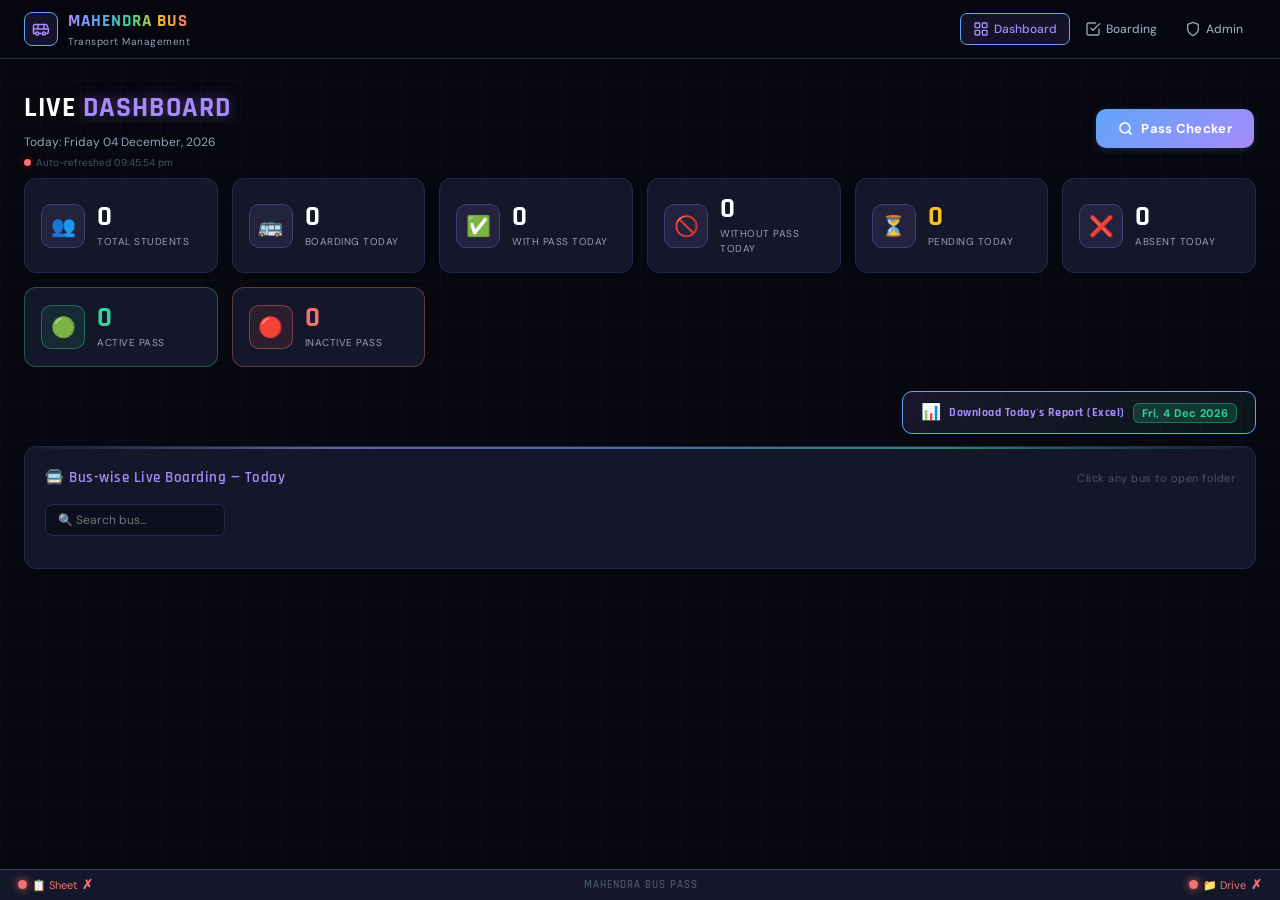
<file: index.html>
<!DOCTYPE html>
<html lang="en">
<head>
  <meta charset="UTF-8"/>
  <meta name="viewport" content="width=device-width,initial-scale=1.0"/>
  <title>Mahendra Bus Pass System</title>
  <meta http-equiv="refresh" content="0; url=dashboard.html"/>
  <style>
    * { margin: 0; padding: 0; box-sizing: border-box; }
    body {
      background: #06070f;
      color: #e2e8f0;
      font-family: 'DM Sans', sans-serif;
      display: flex;
      align-items: center;
      justify-content: center;
      min-height: 100vh;
      flex-direction: column;
      gap: 16px;
    }
    .spinner {
      width: 48px;
      height: 48px;
      border: 4px solid rgba(167,139,250,0.2);
      border-top-color: #a78bfa;
      border-radius: 50%;
      animation: spin 0.8s linear infinite;
    }
    @keyframes spin { to { transform: rotate(360deg); } }
    p { color: #94a3b8; font-size: 14px; }
    a { color: #a78bfa; }
  </style>
</head>
<body>
  <div class="spinner"></div>
  <p>Redirecting to Dashboard… <a href="dashboard.html">Click here</a> if not redirected.</p>
  <script>
    window.location.replace('dashboard.html');
  </script>
</body>
</html>
</file>
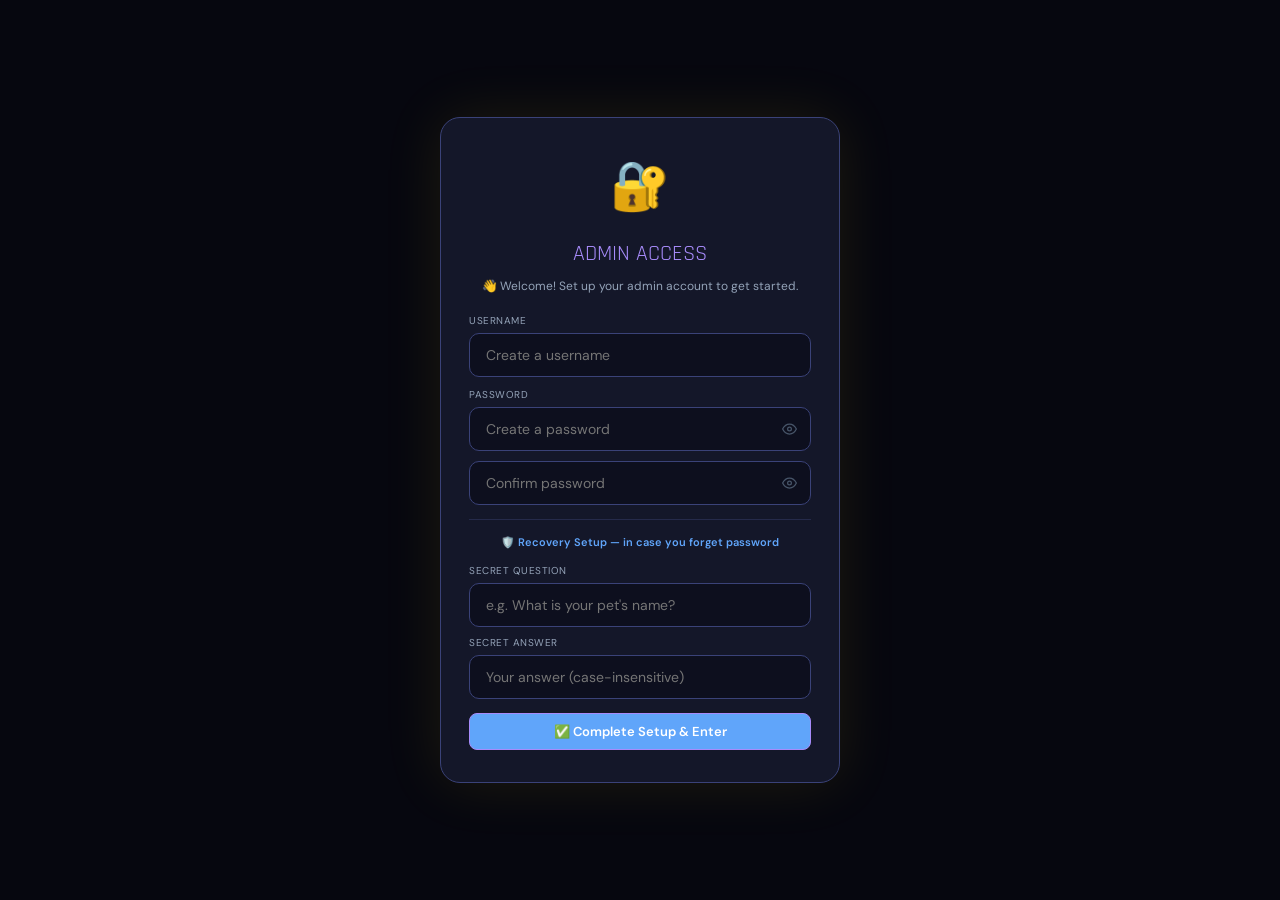
<file: admin.html>
<!DOCTYPE html>
<html lang="en">
<head>
<meta charset="UTF-8"/>
<meta name="viewport" content="width=device-width,initial-scale=1.0"/>
<title>Mahendra Bus Pass — Admin</title>
<style>
@import url('https://fonts.googleapis.com/css2?family=Rajdhani:wght@500;600;700&family=DM+Sans:wght@400;500;600&display=swap');

/* ══════════════════════════════════════════
   CSS VARIABLES
══════════════════════════════════════════ */

:root {
  --bg:        #06070f;
  --bg2:       #0d0f1e;
  --bg3:       #111328;
  --surface:   #141729;
  --surface2:  #1a1f38;
  --border:    #252a4a;
  --border2:   #3a4278;
  --neon:      #a78bfa;
  --neon2:     #60a5fa;
  --neon-dim:  rgba(167,139,250,0.10);
  --neon-glow: 0 0 16px rgba(167,139,250,0.45);
  --green:     #34d399;
  --amber:     #fbbf24;
  --red:       #f87171;
  --text:      #e2e8f0;
  --text2:     #94a3b8;
  --text3:     #475569;
  --radius:    12px;
  --font-head: 'Rajdhani', sans-serif;
  --font-body: 'DM Sans', sans-serif;
  --header-h:  58px;
  --mob-nav-h: 60px;
}

*, *::before, *::after { box-sizing: border-box; margin: 0; padding: 0; }
html { scroll-behavior: smooth; -webkit-text-size-adjust: 100%; }

body {
  font-family: var(--font-body);
  background: var(--bg);
  color: var(--text);
  min-height: 100vh;
  font-size: 14px;
  line-height: 1.5;
  -webkit-font-smoothing: antialiased;
  overscroll-behavior: none;
}

body::before {
  content: '';
  position: fixed; inset: 0;
  background-image:
    linear-gradient(rgba(96,165,250,0.04) 1px, transparent 1px),
    linear-gradient(90deg, rgba(167,139,250,0.04) 1px, transparent 1px);
  background-size: 40px 40px;
  pointer-events: none; z-index: 0;
}

/* ── HEADER ─────────────────────── */
.site-header {
  background: rgba(6,7,15,0.97);
  border-bottom: 1px solid var(--border);
  backdrop-filter: blur(12px);
  -webkit-backdrop-filter: blur(12px);
  position: sticky; top: 0; z-index: 50; width: 100%;
}
.header-inner {
  max-width: 1280px; margin: 0 auto;
  display: flex; align-items: center; justify-content: space-between;
  padding: 0 24px; height: var(--header-h); gap: 16px;
}
.brand { display: flex; align-items: center; gap: 10px; text-decoration: none; flex-shrink: 0; }
.brand-icon {
  width: 34px; height: 34px; border-radius: 8px;
  background: var(--neon-dim); border: 1px solid var(--neon2);
  display: flex; align-items: center; justify-content: center;
  font-size: 16px; color: var(--neon);
}
.brand-name {
  font-family: var(--font-head); font-size: 17px; font-weight: 700;
  background: linear-gradient(90deg, #a78bfa, #60a5fa, #34d399, #fbbf24); -webkit-background-clip: text; -webkit-text-fill-color: transparent; background-clip: text;
}
.brand-sub { font-size: 10px; color: var(--text2); letter-spacing: 0.5px; }

nav { display: flex; gap: 2px; }
.nav-link {
  display: flex; align-items: center; gap: 5px;
  padding: 6px 12px; border-radius: 7px;
  font-size: 12px; font-weight: 500; color: var(--text2);
  text-decoration: none; transition: all 0.15s;
  border: 1px solid transparent; font-family: var(--font-body); white-space: nowrap;
}
.nav-link:hover  { background: var(--neon-dim); color: var(--neon); border-color: var(--border2); }
.nav-link.active { background: var(--neon-dim); color: var(--neon); border-color: var(--neon2); }
.nav-icon { font-size: 14px; }

.sync-dot { width: 7px; height: 7px; border-radius: 50%; background: var(--text3); display: inline-block; flex-shrink: 0; }
.sync-dot.on { background: var(--green); box-shadow: 0 0 8px var(--green); }

/* ── MOBILE BOTTOM NAV ──────────── */
.mob-nav {
  display: none;
  position: fixed; bottom: 0; left: 0; right: 0;
  height: var(--mob-nav-h);
  background: rgba(6,7,15,0.97);
  border-top: 1px solid var(--border2);
  backdrop-filter: blur(16px);
  -webkit-backdrop-filter: blur(16px);
  z-index: 100;
  padding-bottom: env(safe-area-inset-bottom, 0px);
}
.mob-nav-inner { display: flex; align-items: stretch; height: 100%; padding: 0 4px; }
.mob-nav-link {
  flex: 1; display: flex; flex-direction: column;
  align-items: center; justify-content: center;
  gap: 3px; text-decoration: none; color: var(--text3);
  font-size: 9px; font-weight: 600; font-family: var(--font-body);
  letter-spacing: 0.3px; transition: all 0.15s;
  border-radius: 10px; margin: 6px 2px;
  text-transform: uppercase;
  -webkit-tap-highlight-color: transparent;
}
.mob-nav-link .mob-icon { font-size: 20px; line-height: 1; }
.mob-nav-link:hover,
.mob-nav-link.active { color: var(--neon); background: var(--neon-dim); }
.mob-nav-link.active .mob-icon { filter: drop-shadow(0 0 4px var(--neon)); }

/* ── MAIN ───────────────────────── */
main { max-width: 1280px; margin: 0 auto; padding: 28px 24px; position: relative; z-index: 1; }

/* ── PAGE HEADER ────────────────── */
.page-title { font-family: var(--font-head); font-size: 28px; font-weight: 700; color: #fff; letter-spacing: 1px; margin-bottom: 4px; }
.page-title span { color: var(--neon); text-shadow: var(--neon-glow); }
.page-sub { font-size: 12px; color: var(--text2); margin-bottom: 24px; }

/* ── CARDS ──────────────────────── */
.card { background: var(--surface); border: 1px solid var(--border); border-radius: var(--radius); padding: 20px; position: relative; overflow: hidden; }
.card::before { content: ''; position: absolute; top: 0; left: 0; right: 0; height: 2px; background: linear-gradient(90deg, transparent, #a78bfa, #60a5fa, #34d399, transparent); opacity: 0.6; }
.card-title { font-family: var(--font-head); font-size: 15px; font-weight: 600; color: var(--neon); letter-spacing: 0.5px; margin-bottom: 14px; display: flex; align-items: center; gap: 8px; }

/* ── STAT CARDS ─────────────────── */
.stat-grid { display: grid; grid-template-columns: repeat(4,1fr); gap: 14px; margin-bottom: 24px; }
.stat-card { background: var(--surface); border: 1px solid var(--border); border-radius: var(--radius); padding: 16px; display: flex; align-items: center; gap: 12px; transition: border-color 0.2s; }
.stat-card:hover { border-color: var(--neon2); }
.stat-icon { width: 44px; height: 44px; border-radius: 10px; background: var(--neon-dim); border: 1px solid var(--border2); display: flex; align-items: center; justify-content: center; font-size: 20px; flex-shrink: 0; }
.stat-val { font-family: var(--font-head); font-size: 28px; font-weight: 700; color: #fff; line-height: 1; }
.stat-lbl { font-size: 10px; color: var(--text2); margin-top: 3px; text-transform: uppercase; letter-spacing: 0.5px; }

/* ── BUTTONS ────────────────────── */
.btn { display: inline-flex; align-items: center; justify-content: center; gap: 6px; padding: 9px 18px; border-radius: 8px; cursor: pointer; font-size: 13px; font-weight: 600; font-family: var(--font-body); border: none; transition: all 0.15s; white-space: nowrap; text-decoration: none; -webkit-tap-highlight-color: transparent; touch-action: manipulation; }
.btn:active { transform: scale(0.97); }
.btn-neon    { background: var(--neon-dim); color: var(--neon);  border: 1px solid var(--neon2); box-shadow: 0 0 12px rgba(167,139,250,0.20); }
.btn-neon:hover    { background: rgba(167,139,250,0.2); box-shadow: var(--neon-glow); }
.btn-solid   { background: var(--neon2); color: #fff; border: 1px solid var(--neon); }
.btn-solid:hover   { background: var(--neon); color: var(--bg); }
.btn-ghost   { background: var(--surface2); color: var(--text2); border: 1px solid var(--border); }
.btn-ghost:hover   { border-color: var(--neon2); color: var(--neon); }
.btn-danger  { background: rgba(248,113,113,0.12); color: var(--red);   border: 1px solid rgba(248,113,113,0.3); }
.btn-danger:hover  { background: rgba(248,113,113,0.22); }
.btn-success { background: rgba(52,211,153,0.12); color: var(--green); border: 1px solid rgba(52,211,153,0.3); }
.btn-success:hover { background: rgba(52,211,153,0.22); }
.btn-full { width: 100%; justify-content: center; }
.btn-sm   { padding: 6px 12px; font-size: 12px; }

/* ── INPUTS ─────────────────────── */
.field { display: flex; flex-direction: column; gap: 5px; }
.field label { font-size: 11px; color: var(--text2); text-transform: uppercase; letter-spacing: 0.5px; }
.field input, .field select, .field textarea {
  background: var(--bg2); border: 1px solid var(--border);
  border-radius: 8px; color: var(--text);
  padding: 10px 12px; font-size: 16px; font-family: var(--font-body);
  transition: border-color 0.15s, box-shadow 0.15s;
  outline: none; width: 100%;
}
.field input:focus, .field select:focus, .field textarea:focus { border-color: var(--neon2); box-shadow: 0 0 0 3px rgba(167,139,250,0.1); }
.field select option { background: var(--bg2); }

/* ── FORM GRID ──────────────────── */
.form-grid { display: grid; grid-template-columns: 1fr 1fr; gap: 14px; }
.span2 { grid-column: span 2; }

/* ── TABLE ──────────────────────── */
.table-wrap { overflow-x: auto; border-radius: var(--radius); border: 1px solid var(--border); -webkit-overflow-scrolling: touch; }
table { width: 100%; border-collapse: collapse; font-size: 13px; min-width: 480px; }
thead th { padding: 10px 14px; text-align: left; background: var(--surface2); color: var(--neon); font-family: var(--font-head); font-size: 11px; font-weight: 600; text-transform: uppercase; letter-spacing: 0.8px; border-bottom: 1px solid var(--border2); white-space: nowrap; }
tbody td { padding: 10px 14px; border-bottom: 1px solid var(--border); color: var(--text); }
tbody tr:last-child td { border-bottom: none; }
tbody tr:hover td { background: var(--surface2); }

/* ── BADGES ─────────────────────── */
.badge { display: inline-block; font-size: 10px; font-weight: 600; padding: 2px 8px; border-radius: 20px; white-space: nowrap; text-transform: uppercase; letter-spacing: 0.5px; }
.badge-blue  { background: rgba(167,139,250,0.12); color: var(--neon);  border: 1px solid rgba(167,139,250,0.3); }
.badge-green { background: rgba(52,211,153,0.12); color: var(--green); border: 1px solid rgba(52,211,153,0.3); }
.badge-amber { background: rgba(255,176,32,0.12);color: var(--amber); border: 1px solid rgba(255,176,32,0.3); }
.badge-red   { background: rgba(248,113,113,0.12); color: var(--red);   border: 1px solid rgba(248,113,113,0.3); }

/* ── MODAL ──────────────────────── */
.modal-overlay { position: fixed; inset: 0; background: rgba(0,0,0,0.8); display: flex; align-items: center; justify-content: center; z-index: 200; padding: 16px; backdrop-filter: blur(4px); -webkit-backdrop-filter: blur(4px); }
.modal-overlay.hidden { display: none; }
.modal { background: var(--bg3); border: 1px solid var(--border2); border-radius: 16px; padding: 24px; width: 100%; max-width: 520px; max-height: 90vh; overflow-y: auto; box-shadow: 0 0 40px rgba(167,139,250,0.1); -webkit-overflow-scrolling: touch; }
.modal-header { display: flex; justify-content: space-between; align-items: center; margin-bottom: 20px; }
.modal-title  { font-family: var(--font-head); font-size: 18px; font-weight: 700; color: var(--neon); }
.modal-close  { background: none; border: none; color: var(--text2); cursor: pointer; font-size: 22px; padding: 4px; }
.modal-footer { display: flex; gap: 10px; margin-top: 20px; flex-wrap: wrap; }

/* ── TOAST ──────────────────────── */
.toast { position: fixed; bottom: 24px; right: 16px; left: 16px; max-width: 380px; margin: 0 auto; padding: 12px 18px; border-radius: 10px; font-size: 13px; font-weight: 500; z-index: 999; box-shadow: 0 8px 32px rgba(0,0,0,0.5); transition: all 0.3s; pointer-events: none; font-family: var(--font-body); text-align: center; }
.toast.success { background: rgba(52,211,153,0.15); border: 1px solid rgba(52,211,153,0.4); color: var(--green); }
.toast.error   { background: rgba(248,113,113,0.15);  border: 1px solid rgba(248,113,113,0.4);  color: var(--red); }
.toast.info    { background: rgba(167,139,250,0.12);  border: 1px solid rgba(167,139,250,0.3);  color: var(--neon); }
.toast.hidden  { opacity: 0; transform: translateY(10px); pointer-events: none; }

/* ── FILTER BAR ─────────────────── */
.filter-bar { display: flex; gap: 8px; margin-bottom: 18px; flex-wrap: wrap; align-items: flex-end; }
.filter-bar input, .filter-bar select { background: var(--surface); border: 1px solid var(--border); border-radius: 8px; color: var(--text); padding: 9px 12px; font-size: 16px; font-family: var(--font-body); outline: none; transition: border-color 0.15s; }
.filter-bar input:focus, .filter-bar select:focus { border-color: var(--neon2); }
.filter-bar input[type="text"] { flex: 1; min-width: 140px; }

/* ── GRID LAYOUTS ───────────────── */
.two-col   { display: grid; grid-template-columns: 1fr 1fr; gap: 16px; }
.three-col { display: grid; grid-template-columns: repeat(3,1fr); gap: 16px; }

/* ── EMPTY STATE ─────────────────── */
.empty { text-align: center; padding: 50px 20px; color: var(--text3); }
.empty-icon { font-size: 44px; margin-bottom: 12px; opacity: 0.5; }

/* ── SCROLLBAR ──────────────────── */
::-webkit-scrollbar { width: 4px; height: 4px; }
::-webkit-scrollbar-track { background: var(--bg2); }
::-webkit-scrollbar-thumb { background: var(--border2); border-radius: 2px; }
::-webkit-scrollbar-thumb:hover { background: var(--neon2); }

/* ── ANIMATIONS ─────────────────── */
@keyframes fadeUp   { from { opacity:0; transform:translateY(12px); } to { opacity:1; transform:translateY(0); } }
@keyframes pulse    { 0%,100% { opacity:1; } 50% { opacity:0.5; } }
@keyframes scanLine { 0% { top:0; } 100% { top:100%; } }
.fade-up { animation: fadeUp 0.25s ease both; }

/* ── NEON DIVIDER ───────────────── */
.neon-line { height: 1px; background: linear-gradient(90deg, transparent, var(--neon), transparent); margin: 20px 0; opacity: 0.4; }

/* ══════════════════════════════════════════
   RESPONSIVE — TABLET (max 1024px)
══════════════════════════════════════════ */
@media (max-width: 1024px) {
  .stat-grid { grid-template-columns: repeat(2,1fr); gap: 10px; }
  .header-inner { padding: 0 16px; gap: 10px; }
  .nav-link { padding: 6px 8px; font-size: 11px; }
  main { padding: 20px 16px; }
  .three-col { grid-template-columns: 1fr 1fr; }
}

/* ══════════════════════════════════════════
   RESPONSIVE — MOBILE (max 640px)
══════════════════════════════════════════ */
@media (max-width: 640px) {
  nav { display: none !important; }
  .mob-nav { display: flex; }

  main {
    padding: 14px 12px;
    padding-bottom: calc(var(--mob-nav-h) + 20px + env(safe-area-inset-bottom, 0px));
  }

  .header-inner { padding: 0 12px; height: 50px; gap: 8px; }
  .brand-name   { font-size: 14px; }
  .brand-sub    { display: none; }
  .brand-icon   { width: 30px; height: 30px; font-size: 14px; }

  .toast {
    bottom: calc(var(--mob-nav-h) + 12px + env(safe-area-inset-bottom, 0px));
    left: 12px; right: 12px; max-width: 100%;
  }

  .page-title { font-size: 20px; }
  .page-sub   { margin-bottom: 14px; }

  .stat-grid  { grid-template-columns: repeat(2,1fr); gap: 8px; margin-bottom: 14px; }
  .stat-card  { padding: 12px 10px; gap: 8px; }
  .stat-icon  { width: 36px; height: 36px; font-size: 16px; }
  .stat-val   { font-size: 22px; }
  .stat-lbl   { font-size: 9px; }

  .two-col, .three-col { grid-template-columns: 1fr; }
  .form-grid { grid-template-columns: 1fr; }
  .span2     { grid-column: span 1; }

  .card        { padding: 12px; }
  .card-title  { font-size: 13px; }

  .btn    { padding: 10px 14px; font-size: 13px; }
  .btn-sm { padding: 8px 12px;  font-size: 12px; }

  .modal-overlay { padding: 0; align-items: flex-end; }
  .modal {
    border-radius: 20px 20px 0 0;
    max-height: 92vh; padding: 20px 14px;
    padding-bottom: calc(16px + env(safe-area-inset-bottom, 0px));
  }

  table     { font-size: 12px; }
  thead th  { padding: 8px 10px; font-size: 10px; }
  tbody td  { padding: 8px 10px; }

  .filter-bar { gap: 6px; }
  .filter-bar input[type="text"] { min-width: 100%; }
  .filter-bar select { width: 100%; }
}


/* ── FILTER BAR MOBILE ── */
@media (max-width: 640px) {
  .filter-bar .btn { flex: 1 1 auto; }
  .filter-bar { align-items: stretch; }
}

/* ══════════════════════════════════════════
   RESPONSIVE — SMALL MOBILE (max 380px)
══════════════════════════════════════════ */
@media (max-width: 380px) {
  .stat-card  { padding: 10px 8px; gap: 6px; }
  .stat-icon  { width: 30px; height: 30px; font-size: 13px; }
  .stat-val   { font-size: 19px; }
  main        { padding: 10px 10px; }
  .page-title { font-size: 18px; }
}

/* ══════════════════════════════════════════
   HAMBURGER MENU
══════════════════════════════════════════ */
.ham-btn {
  display:none; flex-direction:column; justify-content:center;
  align-items:center; gap:5px; width:38px; height:38px;
  background:var(--surface); border:1px solid var(--border2);
  border-radius:9px; cursor:pointer; padding:7px; flex-shrink:0;
  -webkit-tap-highlight-color:transparent; transition:border-color 0.15s;
  position:relative; z-index:300;
}
.ham-btn:hover { border-color:var(--neon2); }
.ham-btn span {
  display:block; width:18px; height:2px; background:var(--text2);
  border-radius:2px; transition:all 0.25s ease; transform-origin:center;
  pointer-events:none;
}
.ham-btn.open span:nth-child(1){ transform:translateY(7px) rotate(45deg); background:var(--neon); }
.ham-btn.open span:nth-child(2){ opacity:0; transform:scaleX(0); }
.ham-btn.open span:nth-child(3){ transform:translateY(-7px) rotate(-45deg); background:var(--neon); }
.ham-btn-float { position:fixed; top:12px; right:12px; z-index:300; }

.ham-menu {
  display:none; position:fixed; top:58px; left:0; right:0;
  background:rgba(6,7,15,0.98); border-bottom:1px solid var(--border2);
  backdrop-filter:blur(16px); -webkit-backdrop-filter:blur(16px);
  z-index:250; padding:8px 12px 16px;
  max-height:calc(100vh - 58px); overflow-y:auto;
}
.ham-menu a {
  display:flex; align-items:center; gap:14px; padding:14px 16px;
  border-radius:10px; text-decoration:none; color:var(--text2);
  font-size:15px; font-weight:600; font-family:var(--font-body);
  transition:all 0.15s; border:1px solid transparent; margin-bottom:2px;
  -webkit-tap-highlight-color:transparent;
}
.ham-menu a:hover, .ham-menu a.active {
  background:var(--neon-dim); color:var(--neon); border-color:var(--border2);
}
.ham-menu a .ham-icon { font-size:20px; width:26px; text-align:center; }

.ham-menu-overlay {
  display:none; position:fixed; inset:0; z-index:200;
  background:rgba(0,0,0,0.5); pointer-events:none;
}
.ham-menu-overlay[style*="block"] { pointer-events:auto; }

@keyframes fadeDown {
  from { opacity:0; transform:translateY(-8px); }
  to   { opacity:1; transform:translateY(0); }
}

@media (max-width:640px) {
  nav { display:none !important; }
  .ham-btn { display:flex !important; }
  .mob-nav { display:none !important; }
  main { padding: 14px 12px; padding-bottom: calc(40px + env(safe-area-inset-bottom, 0px)); }
  .header-inner { padding:0 12px; height:50px; gap:8px; }
  .brand-name { font-size:14px; }
  .brand-sub  { display:none; }
  .brand-icon { width:30px; height:30px; font-size:14px; }
  .toast { bottom:16px; left:12px; right:12px; max-width:100%; }
  .ham-menu { top:50px; max-height:calc(100vh - 50px); }
}

/* ── Password Show/Hide Eye Button ── */
.pass-wrap {
  position: relative;
  width: 100%;
  margin-bottom: 10px;
}
.pass-wrap .lock-input,
.pass-wrap input[type="password"],
.pass-wrap input[type="text"] {
  margin-bottom: 0;
  padding-right: 46px;
  width: 100%;
  box-sizing: border-box;
}
.pass-eye-btn {
  position: absolute;
  right: 12px;
  top: 50%;
  transform: translateY(-50%);
  background: none;
  border: none;
  cursor: pointer;
  font-size: 18px;
  color: var(--text2);
  padding: 4px;
  line-height: 1;
  -webkit-tap-highlight-color: transparent;
  transition: color 0.15s;
  z-index: 2;
}
.pass-eye-btn:hover { color: var(--neon); }

/* ── SVG NAV ICONS ─────────────────────────────── */
.nav-svg-icon svg {
  width: 100%; height: 100%;
  display: block;
  stroke: currentColor;
  fill: none;
}
.nav-link .nav-svg-icon,
.nav-link svg { flex-shrink: 0; }

/* Ensure nav-link svg inherits color */
.nav-link:hover .nav-svg-icon svg,
.mob-nav-link:hover .nav-svg-icon svg { stroke: var(--neon); }
.nav-link.active .nav-svg-icon svg,
.mob-nav-link.active .nav-svg-icon svg { stroke: var(--neon); }

/* Eye button sizing */
.pass-eye { display:inline-flex; align-items:center; justify-content:center; }
.pass-eye svg { pointer-events: none; }
.pass-eye-btn { display:inline-flex; align-items:center; justify-content:center; }
.pass-eye-btn svg { pointer-events: none; }

/* Button SVG icons */
.btn svg, button svg { vertical-align: middle; flex-shrink: 0; }

</style>
<style>
.lock-screen {
  position:fixed; inset:0; background:var(--bg);
  display:flex; align-items:center; justify-content:center; z-index:999;
}
.lock-card {
  background:var(--surface); border:1px solid var(--border2);
  border-radius:20px; padding:32px 28px; max-width:400px; width:92%;
  text-align:center; box-shadow:0 0 60px rgba(255,215,0,0.1);
  max-height:92vh; overflow-y:auto; -webkit-overflow-scrolling:touch;
}
.lock-icon { font-size:48px; margin-bottom:16px; }
.lock-title { font-family:var(--font-head); font-size:22px; color:var(--neon); margin-bottom:6px; }
.lock-sub   { font-size:12px; color:var(--text2); margin-bottom:24px; }
.lock-input {
  width:100%; background:var(--bg2); border:1px solid var(--border2);
  border-radius:10px; color:var(--text); padding:12px 16px;
  font-size:14px; font-family:var(--font-body); outline:none; margin-bottom:10px;
}
.lock-input:focus { border-color:var(--neon); box-shadow:0 0 0 3px rgba(167,139,250,0.1); }
.lock-error { color:var(--red); font-size:12px; margin-top:8px; display:none; }
.forgot-link { font-size:12px; color:var(--neon2); cursor:pointer; margin-top:12px; display:inline-block; text-decoration:underline; }

.admin-tab {
  padding:7px 16px; border-radius:7px; font-size:13px; font-weight:600;
  cursor:pointer; border:1px solid var(--border); background:var(--surface);
  color:var(--text2); transition:all 0.15s; font-family:var(--font-body);
  flex-shrink:0; white-space:nowrap;
}
.admin-tab.active { background:var(--neon-dim); color:var(--neon); border-color:var(--neon2); }

.field-toggle-row {
  display:flex; align-items:center; justify-content:space-between;
  padding:10px 14px; background:var(--bg2); border:1px solid var(--border);
  border-radius:8px; margin-bottom:8px;
}
.toggle-switch { position:relative; width:40px; height:22px; cursor:pointer; }
.toggle-switch input { opacity:0; width:0; height:0; }
.toggle-slider { position:absolute; inset:0; background:var(--border2); border-radius:11px; transition:0.2s; }
.toggle-slider::before { content:''; position:absolute; width:16px; height:16px; left:3px; top:3px; background:#fff; border-radius:50%; transition:0.2s; }
.toggle-switch input:checked + .toggle-slider { background:var(--neon2); }
.toggle-switch input:checked + .toggle-slider::before { transform:translateX(18px); }

.bus-item {
  display:inline-flex; align-items:center; gap:0;
  background:var(--neon-dim); border:1px solid var(--neon2);
  border-radius:20px; overflow:hidden; margin:4px;
}
.bus-item-label { font-family:var(--font-head); font-size:12px; color:var(--neon); font-weight:600; padding:4px 10px; cursor:default; min-width:52px; text-align:center; }
.bus-item-edit { font-family:var(--font-head); font-size:12px; color:var(--neon); font-weight:600; padding:4px 8px; background:transparent; border:none; outline:none; min-width:52px; text-align:center; display:none; }
.bus-item-btn { background:none; border:none; cursor:pointer; padding:4px 6px; font-size:12px; color:var(--text3); transition:color 0.15s; line-height:1; }
.bus-item-btn:hover { color:var(--neon); }
.bus-item-btn.rm:hover { color:var(--red); }

.bus-chip {
  display:inline-flex; align-items:center; gap:6px;
  background:var(--neon-dim); border:1px solid var(--neon2);
  border-radius:20px; padding:4px 12px; font-size:12px; color:var(--neon);
  font-family:var(--font-head); font-weight:600;
}
.bus-chip .rm { cursor:pointer; color:var(--red); font-size:14px; line-height:1; }

/* ── PASSWORD SHOW/HIDE ── */
.pass-wrap { position:relative; }
.pass-wrap .lock-input { padding-right:44px; }
.pass-eye {
  position:absolute; right:12px; top:50%; transform:translateY(-50%);
  background:none; border:none; cursor:pointer;
  color:var(--text3); font-size:18px; line-height:1; padding:2px;
  transition:color 0.15s;
}
.pass-eye:hover { color:var(--neon); }

/* ── FIELD CONFIG ENHANCED ── */
.fc-section { margin-bottom:18px; }
.fc-section-title {
  font-family:var(--font-head); font-size:16px; font-weight:700;
  color:var(--neon); margin-bottom:12px; display:flex; align-items:center; gap:8px;
}
.fc-field-row {
  display:flex; align-items:center; gap:8px;
  padding:10px 12px; background:var(--bg2); border:1px solid var(--border);
  border-radius:10px; margin-bottom:8px; transition:border-color 0.15s;
  position:relative;
}
.fc-field-row:hover { border-color:var(--border2); }
.fc-field-row.is-new { border-color:var(--neon2); background:rgba(255,215,0,0.04); }
.fc-drag-handle { color:var(--text3); cursor:grab; font-size:16px; flex-shrink:0; user-select:none; }
.fc-drag-handle:active { cursor:grabbing; }
.fc-field-row.drag-over { outline:2px solid var(--neon2); }
.fc-label-block { flex:1; min-width:0; }
.fc-label-main { font-size:13px; color:#fff; font-weight:500; line-height:1.2; }
.fc-label-key  { font-size:10px; color:var(--text3); font-family:monospace; margin-top:2px; }
.fc-badge {
  font-size:9px; padding:2px 7px; border-radius:20px; font-weight:700;
  letter-spacing:0.5px; text-transform:uppercase; white-space:nowrap;
}
.fc-badge-drop { background:rgba(255,215,0,0.12); color:var(--neon); border:1px solid var(--neon2); }
.fc-badge-text { background:rgba(255,255,255,0.06); color:var(--text2); border:1px solid var(--border); }
.fc-actions { display:flex; align-items:center; gap:6px; flex-shrink:0; }
.fc-icon-btn {
  background:none; border:1px solid var(--border); border-radius:6px;
  color:var(--text2); cursor:pointer; padding:4px 7px; font-size:13px;
  transition:all 0.15s; line-height:1;
}
.fc-icon-btn:hover { border-color:var(--neon2); color:var(--neon); }
.fc-icon-btn.del:hover { border-color:var(--red); color:var(--red); }
.fc-icon-btn.up:hover, .fc-icon-btn.dn:hover { border-color:var(--green); color:var(--green); }

.fc-modal-overlay {
  position:fixed; inset:0; background:rgba(0,0,0,0.7); z-index:500;
  display:flex; align-items:center; justify-content:center; padding:16px;
}
.fc-modal {
  background:var(--surface); border:1px solid var(--border2);
  border-radius:18px; padding:28px; width:100%; max-width:480px;
  box-shadow:0 0 60px rgba(255,215,0,0.12); position:relative;
}
.fc-modal-title {
  font-family:var(--font-head); font-size:20px; font-weight:700;
  color:var(--neon); margin-bottom:20px;
}
.fc-input {
  width:100%; background:var(--bg2); border:1px solid var(--border);
  border-radius:8px; color:var(--text); padding:10px 14px;
  font-size:13px; font-family:var(--font-body); outline:none; margin-bottom:12px;
}
.fc-input:focus { border-color:var(--neon2); box-shadow:0 0 0 3px rgba(255,215,0,0.08); }
.fc-option-row {
  display:flex; align-items:center; gap:6px;
  margin-bottom:6px;
}
.fc-option-row input {
  flex:1; background:var(--bg2); border:1px solid var(--border);
  border-radius:6px; color:var(--text); padding:7px 10px;
  font-size:12px; font-family:var(--font-body); outline:none;
}
.fc-option-row input:focus { border-color:var(--neon2); }
.fc-type-toggle {
  display:flex; gap:6px; margin-bottom:16px;
}
.fc-type-btn {
  flex:1; padding:8px; border-radius:8px; font-size:12px; font-weight:600;
  cursor:pointer; border:1px solid var(--border); background:var(--bg2);
  color:var(--text2); transition:all 0.15s; font-family:var(--font-body);
}
.fc-type-btn.active { background:var(--neon-dim); color:var(--neon); border-color:var(--neon2); }

/* Sheet header rows */
.sh-row {
  display:flex; align-items:center; gap:8px;
  padding:9px 12px; background:var(--bg2); border:1px solid var(--border);
  border-radius:8px; margin-bottom:6px; cursor:default;
}
.sh-row.drag-over { outline:2px solid var(--neon2); }
.sh-drag { color:var(--text3); font-size:14px; cursor:grab; user-select:none; }
.sh-name { flex:1; font-size:13px; color:#fff; font-weight:500; }
input.sh-edit {
  flex:1; background:var(--bg3); border:1px solid var(--neon2);
  border-radius:6px; color:var(--text); padding:3px 8px;
  font-size:13px; font-family:var(--font-body); outline:none;
}

/* Drive / Sheet banners */
.drive-conn-wrap {
  display:flex; flex-direction:column; align-items:center; justify-content:center;
  padding:20px; background:var(--bg2); border-radius:12px;
  border:1px solid var(--border); text-align:center; margin-bottom:16px;
}
.drive-conn-dot { width:16px; height:16px; border-radius:50%; background:var(--text3); margin:0 auto 8px; transition:all 0.3s; }
.drive-conn-dot.connected { background:var(--green); box-shadow:0 0 16px var(--green); }
.drive-conn-dot.error     { background:var(--red);   box-shadow:0 0 16px var(--red); }

.sheet-conn-banner {
  display:flex; align-items:center; justify-content:center; gap:10px;
  padding:14px 20px; border-radius:12px; margin-bottom:16px;
  background:var(--bg2); border:1px solid var(--border);
}

/* ── INCHARGE PASS EYE BTN ── */
.pass-eye-btn {
  position:absolute; right:12px; top:50%; transform:translateY(-50%);
  background:none; border:none; cursor:pointer;
  color:var(--text3); font-size:16px; line-height:1; padding:2px;
  transition:color 0.15s;
}
.pass-eye-btn:hover { color:var(--neon); }

/* ══════════════════════════════════════════════════════
   COMPREHENSIVE RESPONSIVE FIX — Mobile & Desktop
   Applied to all pages
══════════════════════════════════════════════════════ */

/* ── PAGE HEADER ROW: title + buttons wrap properly ── */
.page-header-row {
  display: flex;
  align-items: flex-start;
  justify-content: space-between;
  flex-wrap: wrap;
  gap: 10px;
  margin-bottom: 4px;
}
.page-header-actions {
  display: flex;
  gap: 6px;
  flex-wrap: wrap;
  align-items: center;
  flex-shrink: 0;
}

/* ── FIXED FOOTER HEIGHT VARIABLE ── */
:root {
  --footer-h: 36px;
}

/* ── MAIN CONTENT: always clears fixed footer ── */
main {
  padding-bottom: calc(var(--footer-h) + 20px) !important;
}

/* ── STAT GRID: uniform across pages ── */
.stat-grid {
  display: grid;
  gap: 12px;
  margin-bottom: 20px;
}

/* ── FILTER BAR: full responsive ── */
.filter-bar {
  display: flex;
  gap: 8px;
  flex-wrap: wrap;
  align-items: center;
  margin-bottom: 16px;
}
.filter-bar input[type="text"],
.filter-bar input[type="search"] {
  flex: 1 1 180px;
  min-width: 0;
}
.filter-bar select {
  flex: 0 1 auto;
  min-width: 120px;
}
.filter-bar .btn {
  flex: 0 0 auto;
  white-space: nowrap;
}

/* ── MODAL FOOTER BUTTONS ── */
.modal-footer {
  display: flex;
  gap: 8px;
  flex-wrap: wrap;
  margin-top: 18px;
}
.modal-footer .btn {
  flex: 1 1 auto;
  min-width: 120px;
  justify-content: center;
}

/* ── CARD TITLE WITH BUTTONS ── */
.card-title {
  display: flex;
  align-items: center;
  justify-content: space-between;
  flex-wrap: wrap;
  gap: 8px;
}

/* ── TABLE: proper overflow on all screens ── */
.table-wrap {
  overflow-x: auto;
  -webkit-overflow-scrolling: touch;
  border-radius: var(--radius);
  border: 1px solid var(--border);
}
table {
  width: 100%;
  min-width: 480px;
  border-collapse: collapse;
  font-size: 13px;
}

/* ── BUTTON GROUPS: wrap nicely ── */
.btn-group {
  display: flex;
  gap: 6px;
  flex-wrap: wrap;
  align-items: center;
}

/* ══ TABLET (769px – 1024px) ══ */
@media (max-width: 1024px) {
  .stat-grid { grid-template-columns: repeat(3, 1fr); gap: 10px; }
  main { padding: 20px 16px; padding-bottom: calc(var(--footer-h) + 20px) !important; }
  .header-inner { padding: 0 16px; }
  .nav-link { padding: 6px 8px; font-size: 11px; }
  .three-col { grid-template-columns: 1fr 1fr; }
  .two-col { grid-template-columns: 1fr 1fr; }
  .form-grid { grid-template-columns: 1fr 1fr; }
}

/* ══ MOBILE (≤ 640px) ══ */
@media (max-width: 640px) {

  /* ── Header ── */
  .header-inner {
    padding: 0 12px;
    height: 50px;
    gap: 8px;
  }
  .brand-name { font-size: 14px; }
  .brand-sub  { display: none; }
  .brand-icon { width: 30px; height: 30px; font-size: 14px; }

  /* ── Nav ── */
  nav { display: none !important; }
  .ham-btn { display: flex !important; }
  .mob-nav { display: none !important; }
  .ham-menu { top: 50px; max-height: calc(100vh - 50px); }

  /* ── Main padding: header(50) + ham gap + fixed footer(36) ── */
  main {
    padding: 12px 12px !important;
    padding-bottom: calc(var(--footer-h) + 24px + env(safe-area-inset-bottom, 0px)) !important;
  }

  /* ── Page title ── */
  .page-title { font-size: 20px; }
  .page-sub   { font-size: 11px; margin-bottom: 12px; }

  /* ── Stat cards: 2 col on mobile ── */
  .stat-grid {
    grid-template-columns: repeat(2, 1fr) !important;
    gap: 8px !important;
    margin-bottom: 14px;
  }
  .stat-card  { padding: 10px 8px; gap: 8px; }
  .stat-icon  { width: 34px; height: 34px; font-size: 15px; }
  .stat-val   { font-size: 20px; }
  .stat-lbl   { font-size: 9px; }

  /* ── Grids collapse to 1 col ── */
  .two-col, .three-col { grid-template-columns: 1fr !important; }
  .form-grid { grid-template-columns: 1fr !important; }
  .span2     { grid-column: span 1 !important; }

  /* ── Cards ── */
  .card { padding: 12px; }
  .card-title { font-size: 13px; gap: 6px; }

  /* ── Buttons ── */
  .btn    { padding: 10px 12px; font-size: 13px; }
  .btn-sm { padding: 8px 10px; font-size: 12px; }
  .btn-full { width: 100%; justify-content: center; }

  /* ── Filter bar: stack inputs vertically ── */
  .filter-bar {
    flex-direction: column;
    align-items: stretch;
    gap: 6px;
  }
  .filter-bar input,
  .filter-bar select,
  .filter-bar .btn { width: 100%; flex: unset; }

  /* ── Table ── */
  table    { font-size: 12px; }
  thead th { padding: 8px 10px; font-size: 10px; }
  tbody td { padding: 8px 10px; }

  /* ── Modal ── */
  .modal-overlay { padding: 0; align-items: flex-end; }
  .modal {
    border-radius: 20px 20px 0 0;
    max-height: 92vh;
    padding: 20px 14px;
    padding-bottom: calc(16px + env(safe-area-inset-bottom, 0px));
  }
  .modal-footer { flex-direction: column; gap: 8px; }
  .modal-footer .btn { width: 100%; min-width: unset; }

  /* ── Toast above footer ── */
  .toast {
    bottom: calc(var(--footer-h) + 10px + env(safe-area-inset-bottom, 0px));
    left: 12px; right: 12px;
    max-width: 100%;
  }

  /* ── Page header row: stack on mobile ── */
  .page-header-row {
    flex-direction: column;
    align-items: flex-start;
    gap: 8px;
  }
  .page-header-actions {
    width: 100%;
    justify-content: flex-start;
  }
  .page-header-actions .btn { flex: 1 1 auto; }

  /* ── Admin tab row ── */
  .tab-row, .admin-tab-row {
    overflow-x: auto;
    padding-bottom: 4px;
    gap: 4px;
    flex-wrap: nowrap;
    -webkit-overflow-scrolling: touch;
    scrollbar-width: none;
  }
  .admin-tab {
    white-space: nowrap;
    flex-shrink: 0;
    font-size: 12px;
    padding: 7px 10px;
  }

  /* ── Boarding list item ── */
  .boarding-item,
  .stu-item {
    flex-wrap: wrap;
    gap: 6px;
  }
  .stu-item .stu-badge { margin-left: auto; }
}

/* ══ SMALL MOBILE (≤ 380px) ══ */
@media (max-width: 380px) {
  .stat-grid {
    grid-template-columns: repeat(2, 1fr) !important;
    gap: 6px !important;
  }
  .stat-card  { padding: 8px 6px; gap: 6px; }
  .stat-icon  { width: 28px; height: 28px; font-size: 13px; }
  .stat-val   { font-size: 17px; }
  main        { padding: 10px !important; padding-bottom: calc(var(--footer-h) + 20px + env(safe-area-inset-bottom, 0px)) !important; }
  .page-title { font-size: 17px; }
  .brand-name { font-size: 13px; }
  .btn        { padding: 9px 10px; font-size: 12px; }
  .btn-sm     { padding: 7px 8px; font-size: 11px; }
  .card       { padding: 10px; }
  table       { font-size: 11px; }
  thead th    { font-size: 9px; padding: 6px 8px; }
  tbody td    { padding: 6px 8px; }
}

/* ══ DESKTOP LARGE (≥ 1280px) ══ */
@media (min-width: 1280px) {
  main { max-width: 1280px; }
  .stat-grid { gap: 16px; }
  .card { padding: 24px; }
}

</style>
</head>
<body>
<div class="ham-menu-overlay" id="hamOverlay" onclick="closeHamMenu()" style="display:none"></div>
<div class="ham-menu" id="hamMenu" style="display:none">
  <a href="dashboard.html"><span class="nav-svg-icon" aria-hidden="true" style="display:inline-flex;align-items:center;width:18px;height:18px;flex-shrink:0"><svg xmlns="http://www.w3.org/2000/svg" viewBox="0 0 24 24" fill="none" stroke="currentColor" stroke-width="2" stroke-linecap="round" stroke-linejoin="round"><rect x="3" y="3" width="7" height="7" rx="1"/><rect x="14" y="3" width="7" height="7" rx="1"/><rect x="3" y="14" width="7" height="7" rx="1"/><rect x="14" y="14" width="7" height="7" rx="1"/></svg></span>Dashboard</a>

  <a href="boarding.html"><span class="nav-svg-icon" aria-hidden="true" style="display:inline-flex;align-items:center;width:18px;height:18px;flex-shrink:0"><svg xmlns="http://www.w3.org/2000/svg" viewBox="0 0 24 24" fill="none" stroke="currentColor" stroke-width="2" stroke-linecap="round" stroke-linejoin="round"><path d="M9 11l3 3L22 4"/><path d="M21 12v7a2 2 0 0 1-2 2H5a2 2 0 0 1-2-2V5a2 2 0 0 1 2-2h11"/></svg></span>Boarding</a>
  <a href="students.html"><span class="nav-svg-icon" aria-hidden="true" style="display:inline-flex;align-items:center;width:18px;height:18px;flex-shrink:0"><svg xmlns="http://www.w3.org/2000/svg" viewBox="0 0 24 24" fill="none" stroke="currentColor" stroke-width="2" stroke-linecap="round" stroke-linejoin="round"><path d="M17 21v-2a4 4 0 0 0-4-4H5a4 4 0 0 0-4 4v2"/><circle cx="9" cy="7" r="4"/><path d="M23 21v-2a4 4 0 0 0-3-3.87"/><path d="M16 3.13a4 4 0 0 1 0 7.75"/></svg></span>Students</a>
  <a href="admin.html" class="active"><span class="nav-svg-icon" aria-hidden="true" style="display:inline-flex;align-items:center;width:18px;height:18px;flex-shrink:0"><svg xmlns="http://www.w3.org/2000/svg" viewBox="0 0 24 24" fill="none" stroke="currentColor" stroke-width="2" stroke-linecap="round" stroke-linejoin="round"><path d="M12 22s8-4 8-10V5l-8-3-8 3v7c0 6 8 10 8 10z"/></svg></span>Admin</a>
  <a href="buses.html"><span class="nav-svg-icon" aria-hidden="true" style="display:inline-flex;align-items:center;width:18px;height:18px;flex-shrink:0"><svg xmlns="http://www.w3.org/2000/svg" viewBox="0 0 24 24" fill="none" stroke="currentColor" stroke-width="2" stroke-linecap="round" stroke-linejoin="round"><path d="M8 6v6"/><path d="M16 6v6"/><path d="M2 12h19.6"/><path d="M18 18h3s.5-1.7.8-2.8c.1-.4.2-.8.2-1.2 0-.4-.1-.8-.2-1.2l-1.4-5C20.1 6.8 19.1 6 18 6H4a2 2 0 0 0-2 2v10h3"/><circle cx="7" cy="18" r="2"/><path d="M9 18h5"/><circle cx="16" cy="18" r="2"/></svg></span>Buses</a>
</div>

<!-- LOCK SCREEN -->
<div id="lockScreen" class="lock-screen">
  <div class="lock-card">
    <div class="lock-icon">🔐</div>
    <div class="lock-title">ADMIN ACCESS</div>

    <!-- FIRST TIME SETUP -->
    <div id="setupForm">
      <div class="lock-sub" style="margin-bottom:18px">👋 Welcome! Set up your admin account to get started.</div>

      <div style="text-align:left;margin-bottom:10px">
        <div style="font-size:10px;color:var(--text2);text-transform:uppercase;letter-spacing:0.5px;margin-bottom:5px">Username</div>
        <input type="text" class="lock-input" id="setupUser" placeholder="Create a username" autocomplete="username" style="margin-bottom:0"/>
      </div>

      <div style="text-align:left;margin-bottom:6px">
        <div style="font-size:10px;color:var(--text2);text-transform:uppercase;letter-spacing:0.5px;margin-bottom:5px">Password</div>
        <div class="pass-wrap">
          <input type="password" class="lock-input" id="setupPass1" placeholder="Create a password" autocomplete="new-password" style="margin-bottom:0"/>
          <button type="button" class="pass-eye" onclick="toggleEyeId('setupPass1',this)"><svg xmlns="http://www.w3.org/2000/svg" viewBox="0 0 24 24" fill="none" stroke="currentColor" stroke-width="2" stroke-linecap="round" stroke-linejoin="round" style="width:15px;height:15px;pointer-events:none"><path d="M1 12s4-8 11-8 11 8 11 8-4 8-11 8-11-8-11-8z"/><circle cx="12" cy="12" r="3"/></svg></button>
        </div>
      </div>
      <div class="pass-wrap" style="margin-bottom:14px">
        <input type="password" class="lock-input" id="setupPass2" placeholder="Confirm password" autocomplete="new-password" style="margin-bottom:0"/>
        <button type="button" class="pass-eye" onclick="toggleEyeId('setupPass2',this)"><svg xmlns="http://www.w3.org/2000/svg" viewBox="0 0 24 24" fill="none" stroke="currentColor" stroke-width="2" stroke-linecap="round" stroke-linejoin="round" style="width:15px;height:15px;pointer-events:none"><path d="M1 12s4-8 11-8 11 8 11 8-4 8-11 8-11-8-11-8z"/><circle cx="12" cy="12" r="3"/></svg></button>
      </div>

      <div style="height:1px;background:var(--border);margin:14px 0"></div>
      <div style="font-size:11px;color:var(--neon2);margin-bottom:12px;font-weight:600">🛡️ Recovery Setup — in case you forget password</div>

      <div style="text-align:left;margin-bottom:8px">
        <div style="font-size:10px;color:var(--text2);text-transform:uppercase;letter-spacing:0.5px;margin-bottom:5px">Secret Question</div>
        <input type="text" class="lock-input" id="setupSecretQ" placeholder="e.g. What is your pet's name?" style="margin-bottom:0"/>
      </div>
      <div style="text-align:left;margin-bottom:14px">
        <div style="font-size:10px;color:var(--text2);text-transform:uppercase;letter-spacing:0.5px;margin-bottom:5px">Secret Answer</div>
        <input type="text" class="lock-input" id="setupSecretA" placeholder="Your answer (case-insensitive)" style="margin-bottom:0"/>
      </div>

      <div id="setupError" style="color:var(--red);font-size:12px;margin-bottom:8px;display:none"></div>
      <button class="btn btn-solid btn-full" onclick="doSetupPassword()">✅ Complete Setup & Enter</button>
    </div>

    <!-- LOGIN FORM -->
    <div id="loginForm" style="display:none">
      <div class="lock-sub">Enter your credentials</div>
      <input type="text" class="lock-input" id="loginUser" placeholder="Username" autocomplete="username" onkeydown="if(event.key==='Enter')document.getElementById('loginPass').focus()"/>
      <div class="pass-wrap">
        <input type="password" class="lock-input" id="loginPass" placeholder="Password" autocomplete="current-password"
          onkeydown="if(event.key==='Enter')doLogin()" style="margin-bottom:0"/>
        <button type="button" class="pass-eye" id="passEyeBtn" onclick="togglePassVis()"><svg xmlns="http://www.w3.org/2000/svg" viewBox="0 0 24 24" fill="none" stroke="currentColor" stroke-width="2" stroke-linecap="round" stroke-linejoin="round" style="width:15px;height:15px;pointer-events:none"><path d="M1 12s4-8 11-8 11 8 11 8-4 8-11 8-11-8-11-8z"/><circle cx="12" cy="12" r="3"/></svg></button>
      </div>
      <button class="btn btn-solid btn-full" style="margin-top:12px" onclick="doLogin()"><svg xmlns="http://www.w3.org/2000/svg" viewBox="0 0 24 24" fill="none" stroke="currentColor" stroke-width="2" stroke-linecap="round" stroke-linejoin="round" style="width:14px;height:14px;flex-shrink:0"><path d="M15 3h4a2 2 0 0 1 2 2v14a2 2 0 0 1-2 2h-4"/><polyline points="10 17 15 12 10 7"/><line x1="15" y1="12" x2="3" y2="12"/></svg> Login</button>
      <div class="lock-error" id="loginError">❌ Incorrect username or password</div>
      <div class="forgot-link" onclick="showForgot()">Forgot password?</div>
    </div>

    <!-- FORGOT FORM -->
    <div id="forgotForm" style="display:none">
      <div style="font-size:13px;color:var(--text2);margin-bottom:14px">Answer your secret question to reset password.</div>
      <div id="secretQDisplay" style="font-size:13px;color:var(--amber);margin-bottom:10px;padding:10px;background:rgba(251,191,36,0.08);border:1px solid rgba(251,191,36,0.25);border-radius:8px"></div>
      <input type="text" class="lock-input" id="secretAnswerInput" placeholder="Your secret answer"/>
      <input type="password" class="lock-input" id="offlineNewPass"  placeholder="New Password"     style="margin-top:8px"/>
      <input type="password" class="lock-input" id="offlineNewPass2" placeholder="Confirm Password"  style="margin-top:8px"/>
      <button class="btn btn-solid btn-full" style="margin-top:10px" onclick="verifySecretAndReset()">🔓 Reset Password</button>
      <div id="offlineResetMsg" style="font-size:12px;margin-top:8px;text-align:center"></div>
      <button class="btn btn-ghost btn-full" style="margin-top:10px" onclick="showForgot(false)">← Back to Login</button>
    </div>

  </div>
</div>

<!-- HEADER -->
<header class="site-header">
  <div class="header-inner">
    <a href="dashboard.html" class="brand">
      <div class="brand-icon"><span style="display:inline-flex;align-items:center;width:18px;height:18px"><svg xmlns="http://www.w3.org/2000/svg" viewBox="0 0 24 24" fill="none" stroke="currentColor" stroke-width="2" stroke-linecap="round" stroke-linejoin="round"><path d="M8 6v6"/><path d="M16 6v6"/><path d="M2 12h19.6"/><path d="M18 18h3s.5-1.7.8-2.8c.1-.4.2-.8.2-1.2 0-.4-.1-.8-.2-1.2l-1.4-5C20.1 6.8 19.1 6 18 6H4a2 2 0 0 0-2 2v10h3"/><circle cx="7" cy="18" r="2"/><path d="M9 18h5"/><circle cx="16" cy="18" r="2"/></svg></span></div>
      <div><div class="brand-name">MAHENDRA BUS</div><div class="brand-sub">Transport Management</div></div>
    </a>
    <nav>
      <a href="dashboard.html" class="nav-link"><span class="nav-svg-icon" aria-hidden="true" style="display:inline-flex;align-items:center;width:16px;height:16px;flex-shrink:0"><svg xmlns="http://www.w3.org/2000/svg" viewBox="0 0 24 24" fill="none" stroke="currentColor" stroke-width="2" stroke-linecap="round" stroke-linejoin="round"><rect x="3" y="3" width="7" height="7" rx="1"/><rect x="14" y="3" width="7" height="7" rx="1"/><rect x="3" y="14" width="7" height="7" rx="1"/><rect x="14" y="14" width="7" height="7" rx="1"/></svg></span>Dashboard</a>

      <a href="boarding.html" class="nav-link"><span class="nav-svg-icon" aria-hidden="true" style="display:inline-flex;align-items:center;width:16px;height:16px;flex-shrink:0"><svg xmlns="http://www.w3.org/2000/svg" viewBox="0 0 24 24" fill="none" stroke="currentColor" stroke-width="2" stroke-linecap="round" stroke-linejoin="round"><path d="M9 11l3 3L22 4"/><path d="M21 12v7a2 2 0 0 1-2 2H5a2 2 0 0 1-2-2V5a2 2 0 0 1 2-2h11"/></svg></span>Boarding</a>
      <a href="students.html" class="nav-link"><span class="nav-svg-icon" aria-hidden="true" style="display:inline-flex;align-items:center;width:16px;height:16px;flex-shrink:0"><svg xmlns="http://www.w3.org/2000/svg" viewBox="0 0 24 24" fill="none" stroke="currentColor" stroke-width="2" stroke-linecap="round" stroke-linejoin="round"><path d="M17 21v-2a4 4 0 0 0-4-4H5a4 4 0 0 0-4 4v2"/><circle cx="9" cy="7" r="4"/><path d="M23 21v-2a4 4 0 0 0-3-3.87"/><path d="M16 3.13a4 4 0 0 1 0 7.75"/></svg></span>Students</a>
      <a href="admin.html" class="nav-link active"><span class="nav-svg-icon" aria-hidden="true" style="display:inline-flex;align-items:center;width:16px;height:16px;flex-shrink:0"><svg xmlns="http://www.w3.org/2000/svg" viewBox="0 0 24 24" fill="none" stroke="currentColor" stroke-width="2" stroke-linecap="round" stroke-linejoin="round"><path d="M12 22s8-4 8-10V5l-8-3-8 3v7c0 6 8 10 8 10z"/></svg></span>Admin</a>
      <span style="display:inline-block;width:1px;height:16px;background:rgba(255,255,255,0.15);margin:0 8px;vertical-align:middle"></span><a href="buses.html" class="nav-link"><span class="nav-svg-icon" aria-hidden="true" style="display:inline-flex;align-items:center;width:16px;height:16px;flex-shrink:0"><svg xmlns="http://www.w3.org/2000/svg" viewBox="0 0 24 24" fill="none" stroke="currentColor" stroke-width="2" stroke-linecap="round" stroke-linejoin="round"><path d="M8 6v6"/><path d="M16 6v6"/><path d="M2 12h19.6"/><path d="M18 18h3s.5-1.7.8-2.8c.1-.4.2-.8.2-1.2 0-.4-.1-.8-.2-1.2l-1.4-5C20.1 6.8 19.1 6 18 6H4a2 2 0 0 0-2 2v10h3"/><circle cx="7" cy="18" r="2"/><path d="M9 18h5"/><circle cx="16" cy="18" r="2"/></svg></span>Bus Console</a>
    </nav>
    <button class="btn btn-ghost btn-sm" onclick="doLogout()">🔒 Lock</button>
    <button class="ham-btn" id="hamBtn" onclick="toggleHamMenu()" aria-label="Menu"><span></span><span></span><span></span></button>
  </div>
</header>

<main id="adminMain" style="display:none">
  <div class="page-title">ADMIN <span>PANEL</span></div>
  <div class="page-sub">System configuration and management</div>

  <div class="tab-row admin-tab-row" style="display:flex;gap:6px;margin-bottom:18px;overflow-x:auto;padding-bottom:4px;scrollbar-width:none;-ms-overflow-style:none;-webkit-overflow-scrolling:touch;white-space:nowrap">
    <button class="admin-tab active" onclick="showTab('fields')"   id="t_fields">⚙ Field Config</button>
    <button class="admin-tab"        onclick="showTab('sheet')"    id="t_sheet">📊 Google Sheet</button>
    <button class="admin-tab"        onclick="showTab('drive')"    id="t_drive">📁 Drive Setup</button>
    <button class="admin-tab"        onclick="showTab('password')" id="t_password">🔑 Change Password</button>
  </div>
      </div>



  <!-- FIELD CONFIG -->
  <div id="tab_fields" style="display:none">
  </div>

  <!-- GOOGLE SHEET -->
  <div id="tab_sheet" style="display:none">
    <div class="sheet-conn-banner" id="sheetConnBanner">
      <span class="sync-dot" id="adminSyncDot"></span>
      <div>
        <div style="font-size:14px;font-weight:600" id="adminSyncLabel">Checking...</div>
        <div style="font-size:11px;color:var(--text2);margin-top:2px" id="adminSyncSub"></div>
      </div>
    </div>

    <div class="two-col">
      <!-- URL + per-day info -->
      <div class="card">
        <div class="card-title">🔗 Apps Script Web App URL</div>
        <div class="field" style="margin-bottom:12px">
          <label>Paste your deployed Web App URL</label>
          <input type="text" id="sheetUrlInput" placeholder="https://script.google.com/macros/s/.../exec"/>
        </div>
        <div style="display:flex;gap:8px;flex-wrap:wrap">
          <button class="btn btn-solid" onclick="saveSheetUrl()"><svg xmlns="http://www.w3.org/2000/svg" viewBox="0 0 24 24" fill="none" stroke="currentColor" stroke-width="2" stroke-linecap="round" stroke-linejoin="round" style="width:14px;height:14px;flex-shrink:0"><path d="M19 21H5a2 2 0 0 1-2-2V5a2 2 0 0 1 2-2h11l5 5v11a2 2 0 0 1-2 2z"/><polyline points="17 21 17 13 7 13 7 21"/><polyline points="7 3 7 8 15 8"/></svg> Save URL</button>
          <button class="btn btn-neon"  onclick="testConn()">🧪 Test Connection</button>
          <button class="btn btn-ghost btn-sm" onclick="clearSheetUrl()">✕ Clear</button>
        </div>
        <div id="connResult" style="margin-top:10px;font-size:12px"></div>

        <div style="margin-top:16px;padding:12px;background:rgba(52,211,153,0.06);border:1px solid rgba(52,211,153,0.25);border-radius:8px;font-size:12px;color:var(--text2);line-height:1.9">
          <div style="color:var(--green);font-weight:600;margin-bottom:4px">📅 Per-Day Sheet System</div>
          Each day's boarding data is written to a <strong style="color:#fff">separate sheet tab</strong> named after today's date — e.g. <code style="color:var(--neon)">2025-04-23</code>.
          The tab is auto-created if it doesn't exist. This keeps all records organised by date automatically.
        </div>

        <div class="neon-line"></div>
        <div class="card-title" style="margin-bottom:8px"><svg xmlns="http://www.w3.org/2000/svg" viewBox="0 0 24 24" fill="none" stroke="currentColor" stroke-width="2" stroke-linecap="round" stroke-linejoin="round" style="width:14px;height:14px;flex-shrink:0"><polyline points="1 4 1 10 7 10"/><polyline points="23 20 23 14 17 14"/><path d="M20.49 9A9 9 0 0 0 5.64 5.64L1 10m22 4l-4.64 4.36A9 9 0 0 1 3.51 15"/></svg> Sync Operations</div>
        <div style="display:flex;flex-direction:column;gap:8px">
          <button class="btn btn-solid btn-full" onclick="manualSync()">🔄 Force Sync Boarding Now</button>
          <button class="btn btn-ghost btn-full" onclick="syncStudentsToSheet()">👥 Sync All Students to Sheet</button>
        </div>
        <div id="manualSyncResult" style="margin-top:8px;font-size:12px;color:var(--text2)"></div>
        <div style="margin-top:12px;font-size:12px;color:var(--text2);line-height:2">
          ✅ Boarding auto-syncs every 10 seconds<br>
          ✅ Each day → its own sheet tab (named by date)<br>
          ✅ Drive folders auto-created daily at 5 AM
        </div>
      </div>

      <!-- Sheet Headers Manager -->
      <div class="card">
        <div class="card-title">📋 Sheet Column Headers</div>
        <div style="font-size:11px;color:var(--text2);margin-bottom:10px">
          Drag ⠿ to reorder · Click ✏ to rename · Click ✕ to delete a column
        </div>
        <div id="sheetHeaderList"></div>
        <div style="display:flex;gap:8px;margin-top:10px;align-items:center">
          <input type="text" id="newHeaderInput" placeholder="New column name…"
            style="flex:1;background:var(--bg2);border:1px solid var(--border);border-radius:7px;color:var(--text);padding:7px 10px;font-size:12px;font-family:var(--font-body);outline:none"
            onkeydown="if(event.key==='Enter')addSheetHeader()"/>
          <button class="btn btn-neon btn-sm" onclick="addSheetHeader()">+ Add</button>
        </div>
        <div style="display:flex;gap:8px;margin-top:10px;flex-wrap:wrap">
          <button class="btn btn-solid btn-sm" onclick="saveSheetHeaders()"><svg xmlns="http://www.w3.org/2000/svg" viewBox="0 0 24 24" fill="none" stroke="currentColor" stroke-width="2" stroke-linecap="round" stroke-linejoin="round" style="width:14px;height:14px;flex-shrink:0"><path d="M19 21H5a2 2 0 0 1-2-2V5a2 2 0 0 1 2-2h11l5 5v11a2 2 0 0 1-2 2z"/><polyline points="17 21 17 13 7 13 7 21"/><polyline points="7 3 7 8 15 8"/></svg> Save Headers</button>
          <button class="btn btn-ghost btn-sm" onclick="resetSheetHeaders()">↺ Reset Default</button>
        </div>
        <div id="headerSaveMsg" style="font-size:12px;margin-top:6px"></div>
      </div>
    </div>
  </div>

  <!-- DRIVE SETUP -->
  <div id="tab_drive" style="display:none">
    <div class="drive-conn-wrap" id="driveConnWrap">
      <div class="drive-conn-dot" id="driveConnDot"></div>
      <div style="font-family:var(--font-head);font-size:18px;font-weight:700;color:#fff" id="driveConnTitle">Checking Drive...</div>
      <div style="font-size:12px;color:var(--text2);margin-top:4px" id="driveConnSub">Connect Google Sheet first</div>
      <div style="margin-top:12px;display:flex;gap:8px;flex-wrap:wrap;justify-content:center">
        <button class="btn btn-ghost btn-sm" onclick="getDriveInfo()">🔍 Check Status</button>
        <a id="driveOpenLink" href="#" target="_blank" style="display:none">
          <button class="btn btn-neon btn-sm">📂 Open Drive Root</button>
        </a>
      </div>
    </div>

    <div class="two-col">

      <!-- ── FOLDER STRUCTURE CONFIG ── -->
      <div class="card">
        <div class="card-title">📁 Folder Structure Config</div>
        <div style="font-size:12px;color:var(--text2);margin-bottom:16px;line-height:1.8">
          Control exactly which folders are created inside each bus folder every day. Toggle on/off or add custom sub-folders.
        </div>

        <!-- Photos Root Folder Config -->
        <div style="margin-bottom:18px;padding:12px 14px;background:rgba(255,215,0,0.06);border:1px solid rgba(255,215,0,0.25);border-radius:10px">
          <div style="font-size:12px;color:var(--amber);font-weight:700;margin-bottom:8px">📷 Photos Root Folder</div>
          <div class="field" style="margin-bottom:8px">
            <label>Photos Folder Name (inside Drive root)</label>
            <input type="text" id="photosFolderName" placeholder="e.g. Student_Photos"
              style="background:var(--bg2);border:1px solid var(--border);border-radius:8px;color:var(--text);padding:8px 12px;font-size:13px;font-family:var(--font-body);outline:none;width:100%"
              oninput="savePhotosFolderConfig()"/>
          </div>
          <div style="font-size:11px;color:var(--text2)">Photos saved under: <code style="color:var(--neon)">ROOT / DATE / BUS / Boys|Girls / With_Pass|Without_Pass</code></div>
        </div>

        <!-- Gender level -->
        <div style="margin-bottom:18px">
          <div style="font-size:11px;color:var(--text2);text-transform:uppercase;letter-spacing:0.5px;margin-bottom:10px;font-weight:700">Gender Sub-folders</div>
          <div style="display:flex;flex-direction:column;gap:8px">
            <div class="field-toggle-row" style="border-radius:10px">
              <div>
                <div style="font-size:13px;color:#74b0ff;font-weight:600">🤵‍♂️ Boys</div>
                <div style="font-size:11px;color:var(--text2)">Creates a Boys/ folder per bus</div>
              </div>
              <label class="toggle-switch">
                <input type="checkbox" id="folderGenderBoys" onchange="saveFolderConfig()"/>
                <span class="toggle-slider"></span>
              </label>
            </div>
            <div class="field-toggle-row" style="border-radius:10px">
              <div>
                <div style="font-size:13px;color:#ffb0e0;font-weight:600">🙍‍♀️ Girls</div>
                <div style="font-size:11px;color:var(--text2)">Creates a Girls/ folder per bus</div>
              </div>
              <label class="toggle-switch">
                <input type="checkbox" id="folderGenderGirls" onchange="saveFolderConfig()"/>
                <span class="toggle-slider"></span>
              </label>
            </div>
          </div>
        </div>

        <div class="neon-line"></div>

        <!-- Pass sub-folders -->
        <div style="margin-bottom:18px">
          <div style="font-size:11px;color:var(--text2);text-transform:uppercase;letter-spacing:0.5px;margin:14px 0 10px;font-weight:700">Pass Sub-folders <span style="color:var(--text3);font-weight:400;font-size:10px">(inside each gender folder)</span></div>
          <div style="display:flex;flex-direction:column;gap:8px">
            <div class="field-toggle-row" style="border-radius:10px">
              <div>
                <div style="font-size:13px;color:var(--green);font-weight:600">✅ With_Pass</div>
                <div style="font-size:11px;color:var(--text2)">Photos of students with valid pass</div>
              </div>
              <label class="toggle-switch">
                <input type="checkbox" id="folderWithPass" onchange="saveFolderConfig()"/>
                <span class="toggle-slider"></span>
              </label>
            </div>
            <div class="field-toggle-row" style="border-radius:10px">
              <div>
                <div style="font-size:13px;color:var(--red);font-weight:600">🚫 Without_Pass</div>
                <div style="font-size:11px;color:var(--text2)">Photos of students without pass</div>
              </div>
              <label class="toggle-switch">
                <input type="checkbox" id="folderWithoutPass" onchange="saveFolderConfig()"/>
                <span class="toggle-slider"></span>
              </label>
            </div>
          </div>
        </div>

        <div class="neon-line"></div>

        <!-- Custom sub-folders -->
        <div style="margin-top:14px">
          <div style="font-size:11px;color:var(--text2);text-transform:uppercase;letter-spacing:0.5px;margin-bottom:10px;font-weight:700">Custom Sub-folders</div>
          <div id="customSubFolderList" style="margin-bottom:10px"></div>
          <div style="display:flex;gap:8px">
            <input type="text" id="newSubFolderInput" placeholder="e.g. Archive, Reports…"
              style="flex:1;background:var(--bg2);border:1px solid var(--border);border-radius:7px;color:var(--text);padding:8px 10px;font-size:12px;font-family:var(--font-body);outline:none"
              onkeydown="if(event.key==='Enter')addCustomSubFolder()"/>
            <button class="btn btn-neon btn-sm" onclick="addCustomSubFolder()">+ Add</button>
          </div>
        </div>

        <div style="margin-top:16px">
          <button class="btn btn-solid btn-full" onclick="generateTodayFolder()">🚀 Generate Today's Folders Now</button>
          <div id="driveFolderMsg" style="font-size:12px;margin-top:8px"></div>
        </div>
      </div>

      <!-- ── LIVE PREVIEW + FOLDER MANAGER ── -->
      <div class="card">
        <div class="card-title">👁 Live Structure Preview</div>
        <div style="font-size:11px;color:var(--text2);margin-bottom:12px">Preview updates as you change settings on the left.</div>
        <div id="folderPreview" style="background:var(--bg2);border-radius:10px;padding:14px;font-family:monospace;font-size:11px;color:var(--text2);line-height:2.2;max-height:340px;overflow-y:auto"></div>

        <div class="neon-line" style="margin-top:16px"></div>

        <!-- Top-level custom folders -->
        <div style="margin-top:14px">
          <div class="card-title" style="margin-bottom:6px">🗂 Top-level Custom Folders</div>
          <div style="font-size:12px;color:var(--text2);margin-bottom:10px">Extra folders created at the root date level (alongside bus folders).</div>
          <div id="customFolderList"></div>
          <div id="folderActionMsg" style="font-size:11px;margin-top:6px;color:var(--text2)"></div>
          <div style="display:flex;gap:8px;margin-top:10px">
            <input type="text" id="newFolderName" placeholder="Folder name e.g. Archive"
              style="flex:1;background:var(--bg2);border:1px solid var(--border);border-radius:7px;color:var(--text);padding:8px 10px;font-size:12px;font-family:var(--font-body);outline:none"
              onkeydown="if(event.key==='Enter')addCustomFolder()"/>
            <button class="btn btn-neon btn-sm" onclick="addCustomFolder()">+ Add</button>
          </div>
        </div>
      </div>
    </div>
  </div>

  <!-- CHANGE PASSWORD -->
  <div id="tab_password" style="display:none">

    <!-- Secret Q&A Setup -->
    <div class="card" style="max-width:440px;margin-bottom:16px">
      <div class="card-title">🛡️ Recovery Setup — Secret Q&amp;A</div>
      <div style="font-size:12px;color:var(--text2);margin-bottom:14px">Set a secret question and answer to reset your password if you forget it. Works fully offline.</div>
      <div class="field" style="margin-bottom:10px">
        <label>Secret Question</label>
        <input type="text" id="customQuestion"
          placeholder="Type your secret question here..."
          style="background:var(--bg2);border:1px solid var(--border);border-radius:8px;color:var(--text);padding:10px 12px;font-size:14px;font-family:var(--font-body);outline:none;width:100%"/>
      </div>
      <div class="field" style="margin-bottom:14px">
        <label>Secret Answer</label>
        <input type="text" id="secretAnswer" placeholder="Type your answer (case-insensitive)"/>
      </div>
      <div id="secretSetupMsg" style="font-size:12px;margin-bottom:8px"></div>
      <button class="btn btn-solid" onclick="saveSecretSetup()">💾 Save Recovery Setup</button>
    </div>

    <!-- Change Password -->
    <div class="card" style="max-width:440px">
      <div class="card-title">🔑 Change Admin Credentials</div>
      <div class="form-grid">
        <div class="field span2"><label>New Username</label><input type="text" id="newUser" placeholder="New username"/></div>
        <div class="field span2"><label>New Password</label><div class="pass-wrap" style="margin-bottom:0">
          <input type="password" id="newPass1" placeholder="New password"/>
          <button type="button" class="pass-eye-btn" onclick="toggleEye('newPass1',this)" title="Show/Hide"><svg xmlns="http://www.w3.org/2000/svg" viewBox="0 0 24 24" fill="none" stroke="currentColor" stroke-width="2" stroke-linecap="round" stroke-linejoin="round" style="width:15px;height:15px;pointer-events:none"><path d="M1 12s4-8 11-8 11 8 11 8-4 8-11 8-11-8-11-8z"/><circle cx="12" cy="12" r="3"/></svg></button>
        </div></div>
        <div class="field span2"><label>Confirm Password</label><div class="pass-wrap" style="margin-bottom:0">
          <input type="password" id="newPass2" placeholder="Confirm password"/>
          <button type="button" class="pass-eye-btn" onclick="toggleEye('newPass2',this)" title="Show/Hide"><svg xmlns="http://www.w3.org/2000/svg" viewBox="0 0 24 24" fill="none" stroke="currentColor" stroke-width="2" stroke-linecap="round" stroke-linejoin="round" style="width:15px;height:15px;pointer-events:none"><path d="M1 12s4-8 11-8 11 8 11 8-4 8-11 8-11-8-11-8z"/><circle cx="12" cy="12" r="3"/></svg></button>
        </div></div>
      </div>
      <div id="pwChangeMsg" style="margin:10px 0;font-size:12px"></div>
      <button class="btn btn-solid btn-full" style="margin-top:4px" onclick="changePassword()">💾 Update Password</button>
    </div>
  </div>
</main>

<!-- FIELD EDIT MODAL -->
<div id="fcModal" class="fc-modal-overlay" style="display:none" onclick="if(event.target===this)closeFcModal()">
  <div class="fc-modal">
    <div class="fc-modal-title" id="fcModalTitle">⚙ Field Configuration</div>

    <div class="field" style="margin-bottom:12px">
      <label style="font-size:11px;color:var(--text2);margin-bottom:5px;display:block">Field Label <span style="color:var(--red)">*</span></label>
      <input type="text" class="fc-input" id="fcLabel" placeholder="e.g. Student Name" style="margin:0"/>
    </div>
    <div class="field" style="margin-bottom:12px">
      <label style="font-size:11px;color:var(--text2);margin-bottom:5px;display:block">Field Key (internal) <span style="color:var(--red)">*</span></label>
      <input type="text" class="fc-input" id="fcKey" placeholder="e.g. name, rollNo, busNo" style="margin:0"/>
      <div style="font-size:10px;color:var(--text3);margin-top:4px">Use camelCase, no spaces. Known keys: name, rollNo, regNo, college, dept, year, gender, busNo, boardingAt, passType, periodFrom, periodTo, phone, time, date</div>
    </div>

    <div class="field" style="margin-bottom:12px">
      <label style="font-size:11px;color:var(--text2);margin-bottom:6px;display:block">Input Type</label>
      <div class="fc-type-toggle">
        <button class="fc-type-btn active" id="fctText" onclick="setFcType('text')">📝 Text Input</button>
        <button class="fc-type-btn" id="fctDrop" onclick="setFcType('dropdown')">🔽 Dropdown</button>
      </div>
    </div>

    <!-- Dropdown options editor -->
    <div id="fcDropSection" style="display:none">
      <label style="font-size:11px;color:var(--text2);margin-bottom:6px;display:block">Dropdown Options</label>
      <div style="font-size:10px;color:var(--text3);margin-bottom:8px">
        💡 For <code style="color:var(--neon)">busNo</code> and <code style="color:var(--neon)">boardingAt</code> keys — options are auto-pulled from Bus List &amp; Boarding Points. Or add custom options below.
      </div>
      <div id="fcOptionsList"></div>
      <div style="display:flex;gap:6px;margin-top:8px">
        <input type="text" class="fc-input" id="fcNewOption" placeholder="Add option…" style="margin:0;flex:1"
          onkeydown="if(event.key==='Enter')addFcOption()"/>
        <button class="btn btn-neon btn-sm" onclick="addFcOption()">+ Add</button>
      </div>
      <div style="margin-top:8px;padding:8px 10px;background:rgba(255,215,0,0.05);border:1px solid var(--border);border-radius:6px;font-size:11px;color:var(--text2)">
        ℹ <strong style="color:#fff">busNo</strong> and <strong style="color:#fff">boardingAt</strong> fields will automatically use the bus list and boarding points configured in this tab — no need to add options manually.
      </div>
    </div>

    <div style="display:flex;align-items:center;gap:16px;margin:14px 0">
      <label style="display:flex;align-items:center;gap:8px;cursor:pointer;font-size:13px;color:var(--text2)">
        <label class="toggle-switch"><input type="checkbox" id="fcRequired"/><span class="toggle-slider"></span></label>
        Required
      </label>
      <label style="display:flex;align-items:center;gap:8px;cursor:pointer;font-size:13px;color:var(--text2)">
        <label class="toggle-switch"><input type="checkbox" id="fcEnabled" checked/><span class="toggle-slider"></span></label>
        Enabled
      </label>
    </div>

    <div style="display:flex;gap:8px;margin-top:4px">
      <button class="btn btn-solid" style="flex:1" onclick="saveFcModal()"><svg xmlns="http://www.w3.org/2000/svg" viewBox="0 0 24 24" fill="none" stroke="currentColor" stroke-width="2" stroke-linecap="round" stroke-linejoin="round" style="width:14px;height:14px;flex-shrink:0"><path d="M19 21H5a2 2 0 0 1-2-2V5a2 2 0 0 1 2-2h11l5 5v11a2 2 0 0 1-2 2z"/><polyline points="17 21 17 13 7 13 7 21"/><polyline points="7 3 7 8 15 8"/></svg> Save Field</button>
      <button class="btn btn-ghost" onclick="closeFcModal()">Cancel</button>
    </div>
    <div id="fcModalErr" style="display:none;color:var(--red);font-size:12px;margin-top:8px;text-align:center"></div>
  </div>
</div>

<div id="toast" class="toast hidden"></div>
<script>
/* config.js INLINED */
// config.js — Mahendra Bus Pass System v3.0
// Loaded before app scripts in every HTML file

window.BUS_CONFIG = {
  version: '3.0.0',

  // ── AUTH KEYS ──────────────────────────────────
  ADMIN_USER_KEY : 'bus_admin_username',
  ADMIN_PASS_KEY : 'bus_admin_password',
  DEFAULT_ADMIN_USER : 'Maha123',
  DEFAULT_ADMIN_PASS : 'Maha@123',

  // ── STORAGE KEYS ───────────────────────────────
  keys: {
    students  : 'bus_students',
    boarding  : 'bus_boarding',
    nopass    : 'bus_nopass_today',
    absent    : 'bus_absent_today',
    sheetUrl  : 'bus_sheet_url',
    incharges : 'bus_incharges',
    buses     : 'bus_list',
    colleges  : 'bus_colleges',
    scanFields : 'bus_scan_fields',
    boardFields: 'bus_board_fields',
    studentFields: 'bus_student_fields',
    departments  : 'bus_departments',
    boardingPts  : 'bus_boarding_points',
  },

  // ── DEFAULT BUSES (none — admin adds manually) ──
  defaultBuses: [],

  // ── DEFAULT COLLEGES ───────────────────────────
  defaultColleges: ['MCE','MEI'],

  // ── PASS TYPES ─────────────────────────────────
  passTypes: ['Semester'],

  // ── BOARDING POINTS ────────────────────────────
  boardingPoints: [
    'Salem Bus Stand','Namakkal','Tiruchengode','Rasipuram',
    'Erode','Sankagiri','Omalur','Mettur','Attur'
  ],

  // ── DEPARTMENTS ────────────────────────────────
  departments: ['CSE','ECE','EEE','MECH','CIVIL','IT','MBA','MCA','Arts & Science'],

  // ── STUDENT FORM FIELDS (admin-configurable) ───
  defaultStudentFields: [
    {key:'name',       label:'Full Name',     required:true,  enabled:true},
    {key:'rollNo',     label:'Roll Number',   required:true,  enabled:true},
    {key:'regNo',      label:'Register No',   required:false, enabled:true},
    {key:'college',    label:'College',       required:false, enabled:true},
    {key:'dept',       label:'Department',    required:false, enabled:true},
    {key:'year',       label:'Year',          required:false, enabled:true},
    {key:'gender',     label:'Gender',        required:false, enabled:true},
    {key:'busNo',      label:'Bus No',        required:true,  enabled:true},
    {key:'boardingAt', label:'Boarding At',   required:false, enabled:true},
    {key:'passType',   label:'Pass Type',     required:false, enabled:true},
    {key:'periodFrom', label:'Period From',   required:false, enabled:true},
    {key:'periodTo',   label:'Period To',     required:false, enabled:true},
    {key:'phone',      label:'Phone',         required:false, enabled:true},
  ],

  // ── SCANNER FIELDS (admin-configurable) ────────
  defaultScanFields: [
    {key:'name',      label:'Name',            required:true,  enabled:true},
    {key:'rollNo',    label:'Roll No',          required:true,  enabled:true},
    {key:'regNo',     label:'Register Number',  required:true,  enabled:true},
    {key:'busNo',     label:'Bus No',           required:true,  enabled:true},
    {key:'dept',      label:'Department',       required:false, enabled:true},
    {key:'year',      label:'Year',             required:false, enabled:true},
    {key:'boardingAt',label:'Boarding At',      required:false, enabled:true},
    {key:'periodFrom',label:'Period From',      required:false, enabled:true},
    {key:'periodTo',  label:'Period To',        required:false, enabled:true},
    {key:'phone',     label:'Phone',            required:false, enabled:false},
  ],

  // ── BOARDING FIELDS (admin-configurable) ───────
  defaultBoardFields: [
    {key:'name',      label:'Name',         required:true,  enabled:true},
    {key:'rollNo',    label:'Roll No',      required:true,  enabled:true},
    {key:'regNo',     label:'Reg No',       required:false, enabled:true},
    {key:'busNo',     label:'Bus No',       required:true,  enabled:true},
    {key:'boardingAt',label:'Boarding At',  required:false, enabled:true},
    {key:'time',      label:'Time',         required:true,  enabled:true},
    {key:'date',      label:'Date',         required:true,  enabled:true},
  ],

  // ── SHEET HEADERS ──────────────────────────────
  sheetHeaders: ['Name','Roll No','Reg No','Bus No','Pass Type','Date','Photo'],
};

// ── INIT STORAGE ────────────────────────────────────────────────────────────
(function initStorage() {
  var K = window.BUS_CONFIG.keys;

  // Buses
  if (!localStorage.getItem(K.buses)) {
    localStorage.setItem(K.buses, JSON.stringify(window.BUS_CONFIG.defaultBuses));
  }
  // Colleges
  if (!localStorage.getItem(K.colleges)) {
    localStorage.setItem(K.colleges, JSON.stringify(window.BUS_CONFIG.defaultColleges));
  }
  // Scan fields
  if (!localStorage.getItem(K.scanFields)) {
    localStorage.setItem(K.scanFields, JSON.stringify(window.BUS_CONFIG.defaultScanFields));
  }
  // Board fields
  if (!localStorage.getItem(K.boardFields)) {
    localStorage.setItem(K.boardFields, JSON.stringify(window.BUS_CONFIG.defaultBoardFields));
  }
  // Student fields
  if (!localStorage.getItem(K.studentFields)) {
    localStorage.setItem(K.studentFields, JSON.stringify(window.BUS_CONFIG.defaultStudentFields));
  }
  // Incharges list
  if (!localStorage.getItem(K.incharges)) {
    localStorage.setItem(K.incharges, JSON.stringify([]));
  }
  // Students
  if (!localStorage.getItem(K.students)) {
    localStorage.setItem(K.students, JSON.stringify([]));
  }
  // Departments
  if (!localStorage.getItem(K.departments)) {
    localStorage.setItem(K.departments, JSON.stringify(window.BUS_CONFIG.departments));
  }
  // Boarding Points
  if (!localStorage.getItem(K.boardingPts)) {
    localStorage.setItem(K.boardingPts, JSON.stringify(window.BUS_CONFIG.boardingPoints));
  }
})();

// ── GLOBAL HELPERS ───────────────────────────────────────────────────────────
window.BUS_HELPERS = {

  today: function() {
    return new Date().toLocaleDateString('en-CA');
  },

  nowTime: function() {
    return new Date().toLocaleTimeString('en-IN',{hour:'2-digit',minute:'2-digit'});
  },

  getStudents: function() {
    try { return JSON.parse(localStorage.getItem(window.BUS_CONFIG.keys.students)||'[]'); }
    catch(e) { return []; }
  },

  getBoarding: function() {
    try { return JSON.parse(localStorage.getItem(window.BUS_CONFIG.keys.boarding)||'[]'); }
    catch(e) { return []; }
  },

  saveBoarding: function(b) {
    localStorage.setItem(window.BUS_CONFIG.keys.boarding, JSON.stringify(b));
  },

  getNoPass: function() {
    try { return JSON.parse(localStorage.getItem(window.BUS_CONFIG.keys.nopass)||'[]'); }
    catch(e) { return []; }
  },

  saveNoPass: function(n) {
    localStorage.setItem(window.BUS_CONFIG.keys.nopass, JSON.stringify(n));
  },

  getAbsent: function() {
    try { return JSON.parse(localStorage.getItem(window.BUS_CONFIG.keys.absent)||'[]'); }
    catch(e) { return []; }
  },

  saveAbsent: function(a) {
    localStorage.setItem(window.BUS_CONFIG.keys.absent, JSON.stringify(a));
  },

  getBuses: function() {
    try { return JSON.parse(localStorage.getItem(window.BUS_CONFIG.keys.buses)||'[]'); }
    catch(e) { return window.BUS_CONFIG.defaultBuses; }
  },

  getColleges: function() {
    try { return JSON.parse(localStorage.getItem(window.BUS_CONFIG.keys.colleges)||'[]'); }
    catch(e) { return window.BUS_CONFIG.defaultColleges; }
  },

  getIncharges: function() {
    try { return JSON.parse(localStorage.getItem(window.BUS_CONFIG.keys.incharges)||'[]'); }
    catch(e) { return []; }
  },

  getSheetUrl: function() {
    return localStorage.getItem(window.BUS_CONFIG.keys.sheetUrl)||'';
  },

  getDepartments: function() {
    try { return JSON.parse(localStorage.getItem(window.BUS_CONFIG.keys.departments)||'null') || window.BUS_CONFIG.departments; }
    catch(e) { return window.BUS_CONFIG.departments; }
  },

  getBoardingPoints: function() {
    try { return JSON.parse(localStorage.getItem(window.BUS_CONFIG.keys.boardingPts)||'null') || window.BUS_CONFIG.boardingPoints; }
    catch(e) { return window.BUS_CONFIG.boardingPoints; }
  },

  getStudentFields: function() {
    try { return JSON.parse(localStorage.getItem(window.BUS_CONFIG.keys.studentFields)||'null') || window.BUS_CONFIG.defaultStudentFields; }
    catch(e) { return window.BUS_CONFIG.defaultStudentFields; }
  },

  getScanFields: function() {
    try { return JSON.parse(localStorage.getItem(window.BUS_CONFIG.keys.scanFields)||'null') || window.BUS_CONFIG.defaultScanFields; }
    catch(e) { return window.BUS_CONFIG.defaultScanFields; }
  },

  getBoardFields: function() {
    try { return JSON.parse(localStorage.getItem(window.BUS_CONFIG.keys.boardFields)||'null') || window.BUS_CONFIG.defaultBoardFields; }
    catch(e) { return window.BUS_CONFIG.defaultBoardFields; }
  },

  uid: function() {
    return Math.random().toString(36).slice(2,9).toUpperCase();
  },

  esc: function(str) {
    return (str||'').toString()
      .replace(/&/g,'&amp;').replace(/</g,'&lt;')
      .replace(/>/g,'&gt;').replace(/"/g,'&quot;');
  },

  // ── AUTH ──────────────────────────────────────
  isAdminLoggedIn: function() {
    return sessionStorage.getItem('bus_admin_session') === 'true';
  },

  checkAdminLogin: function(user, pass) {
    var storedUser = localStorage.getItem(window.BUS_CONFIG.ADMIN_USER_KEY) || window.BUS_CONFIG.DEFAULT_ADMIN_USER;
    var storedPass = localStorage.getItem(window.BUS_CONFIG.ADMIN_PASS_KEY) || window.BUS_CONFIG.DEFAULT_ADMIN_PASS;
    return (user||'').trim() === (storedUser||'').trim() && (pass||'').trim() === (storedPass||'').trim();
  },

  adminLogin: function(user, pass) {
    if (this.checkAdminLogin(user, pass)) {
      sessionStorage.setItem('bus_admin_session', 'true');
      return true;
    }
    return false;
  },

  adminLogout: function() {
    sessionStorage.removeItem('bus_admin_session');
    // Note: does NOT remove bus_incharge_session — incharge has its own logout
  },

  inchargeLogout: function() {
    sessionStorage.removeItem('bus_incharge_session');
  },

  // ── INCHARGE AUTH ─────────────────────────────
  getInchargeSession: function() {
    try { return JSON.parse(sessionStorage.getItem('bus_incharge_session')||'null'); }
    catch(e) { return null; }
  },

  saveInchargeSession: function(ic) {
    sessionStorage.setItem('bus_incharge_session', JSON.stringify(ic));
  },

  inchargeLogin: function(userId, pass) {
    var incharges = this.getIncharges();
    if (!incharges || incharges.length === 0) return null;

    var uid_norm  = (userId || '').trim().toLowerCase();
    var pass_raw  = (pass   || '');           // exact as typed
    var pass_trim = pass_raw.trim();          // trimmed
    var pass_low  = pass_trim.toLowerCase();  // lowercase fallback

    // Pass 1 — exact trimmed match (case-insensitive userId, exact password)
    var ic = incharges.find(function(i) {
      var storedUid  = (i.userId   || '').trim().toLowerCase();
      var storedPass = (i.password || '').trim();
      return storedUid === uid_norm && storedPass === pass_trim;
    }) || null;

    // Pass 2 — case-insensitive password (caps-lock / shift typo)
    if (!ic) {
      ic = incharges.find(function(i) {
        var storedUid  = (i.userId   || '').trim().toLowerCase();
        var storedPass = (i.password || '').trim().toLowerCase();
        return storedUid === uid_norm && storedPass === pass_low;
      }) || null;
    }

    // Pass 3 — raw (untrimmed) password match — catches saved-with-spaces passwords
    if (!ic) {
      ic = incharges.find(function(i) {
        var storedUid  = (i.userId   || '').trim().toLowerCase();
        var storedPass = (i.password || '');
        return storedUid === uid_norm && storedPass === pass_raw;
      }) || null;
    }

    if (ic) {
      // Normalise the stored record before saving session —
      // strip any accidental whitespace from userId / password
      var clean = {};
      for (var k in ic) { if (Object.prototype.hasOwnProperty.call(ic, k)) clean[k] = ic[k]; }
      clean.userId   = (clean.userId   || '').trim();
      clean.password = (clean.password || '').trim();
      sessionStorage.setItem('bus_incharge_session', JSON.stringify(clean));
      return clean;
    }
    return null;
  },

  // Returns true if admin OR any incharge is logged in
  isAnyStaffLoggedIn: function() {
    return this.isAdminLoggedIn() || !!this.getInchargeSession();
  },

  // ── AUTO SHEET SYNC ───────────────────────────
  autoSync: async function() {
    var url = this.getSheetUrl();
    if (!url) return;
    var H = window.BUS_HELPERS;
    var today = H.today();
    var students = H.getStudents();
    var boarding = H.getBoarding().filter(function(b){ return b.date===today && !b.noPass; });
    if (!boarding.length) return;
    var rows = boarding.map(function(b){
      var s = students.find(function(x){ return x.id===b.sid; })||{};
      return {date:b.date,name:s.name||'',rollNo:s.rollNo||'',regNo:s.regNo||'',
              busNo:s.busNo||'',passType:s.passType||'Semester',time:b.time};
    });
    try {
      await fetch(url,{method:'POST',body:JSON.stringify({action:'writeBoarding',rows:rows})});
    } catch(e) {}
  },
};

// ── SYNC BUS LIST TO SHEET (call once after admin changes buses) ──────────────
window.BUS_HELPERS.syncBusList = async function() {
  var url = this.getSheetUrl();
  if (!url) return;
  var buses = this.getBuses();
  try {
    await fetch(url, {method:'POST', body:JSON.stringify({action:'saveBusList', buses:buses})});
  } catch(e) {}
};

// ── AUTO SYNC EVERY 10 SECONDS ───────────────────────────────────────────────
setInterval(function() {
  window.BUS_HELPERS.autoSync();
}, 10000);

</script>
<script>
const H   = window.BUS_HELPERS;
const CFG = window.BUS_CONFIG;
let scanFields   = [];
let boardFields  = [];
let sheetHeaders = [];

// ── LOGIN ──────────────────────────────────────────
function toggleEyeId(id, btn) {
  var inp = document.getElementById(id);
  if (!inp) return;
  inp.type = inp.type === 'password' ? 'text' : 'password';
}

function doSetupPassword() {
  var user = document.getElementById('setupUser').value.trim();
  var p1   = document.getElementById('setupPass1').value;
  var p2   = document.getElementById('setupPass2').value;
  var q    = document.getElementById('setupSecretQ').value.trim();
  var a    = document.getElementById('setupSecretA').value.trim();
  var err  = document.getElementById('setupError');
  err.style.display = 'none';

  if (!user)              { err.textContent='❌ Please enter a username.';              err.style.display='block'; return; }
  if (!p1 || p1.length < 4) { err.textContent='❌ Password must be at least 4 characters.'; err.style.display='block'; return; }
  if (p1 !== p2)          { err.textContent='❌ Passwords do not match.';               err.style.display='block'; return; }
  if (!q)                 { err.textContent='❌ Please enter a secret question.';        err.style.display='block'; return; }
  if (!a || a.length < 2) { err.textContent='❌ Please enter a secret answer.';          err.style.display='block'; return; }

  localStorage.setItem(CFG.ADMIN_USER_KEY, user);
  localStorage.setItem(CFG.ADMIN_PASS_KEY, p1);
  localStorage.setItem('bus_secret_question', q);
  localStorage.setItem('bus_secret_answer',   a.toLowerCase());
  localStorage.setItem('bus_admin_setup_done', '1');
  sessionStorage.setItem('bus_admin_session', 'true');

  document.getElementById('lockScreen').style.display = 'none';
  document.getElementById('adminMain').style.display = '';
  init();
}

function doLogin() {
  var u      = (document.getElementById('loginUser')?.value || '').trim();
  var p      = (document.getElementById('loginPass')?.value || '');
  var storedU = localStorage.getItem(CFG.ADMIN_USER_KEY) || '';
  var storedP = localStorage.getItem(CFG.ADMIN_PASS_KEY) || '';
  if (u === storedU && p === storedP && storedP !== '') {
    sessionStorage.setItem('bus_admin_session', 'true');
    document.getElementById('lockScreen').style.display = 'none';
    document.getElementById('adminMain').style.display = '';
    if (document.getElementById('loginUser')) document.getElementById('loginUser').value = '';
    document.getElementById('loginPass').value = '';
    init();
  } else {
    document.getElementById('loginError').style.display = 'block';
    document.getElementById('loginPass').value = '';
  }
}


var _SEYE_ON  = '<svg xmlns="http://www.w3.org/2000/svg" viewBox="0 0 24 24" fill="none" stroke="currentColor" stroke-width="2" stroke-linecap="round" stroke-linejoin="round" style="width:15px;height:15px;pointer-events:none"><path d="M1 12s4-8 11-8 11 8 11 8-4 8-11 8-11-8-11-8z"/><circle cx="12" cy="12" r="3"/></svg>';
var _SEYE_OFF = '<svg xmlns="http://www.w3.org/2000/svg" viewBox="0 0 24 24" fill="none" stroke="currentColor" stroke-width="2" stroke-linecap="round" stroke-linejoin="round" style="width:15px;height:15px;pointer-events:none"><path d="M17.94 17.94A10.07 10.07 0 0 1 12 20c-7 0-11-8-11-8a18.45 18.45 0 0 1 5.06-5.94M9.9 4.24A9.12 9.12 0 0 1 12 4c7 0 11 8 11 8a18.5 18.5 0 0 1-2.16 3.19m-6.72-1.07a3 3 0 1 1-4.24-4.24"/><line x1="1" y1="1" x2="23" y2="23"/></svg>';
function toggleEye(inputId, btn) {
  var inp = document.getElementById(inputId);
  if (!inp || !btn) return;
  if (inp.type === 'password') { inp.type = 'text';     btn.innerHTML = _SEYE_OFF; }
  else                         { inp.type = 'password'; btn.innerHTML = _SEYE_ON;  }
}

function togglePassVis() {
  const inp = document.getElementById('loginPass');
  const btn = document.getElementById('passEyeBtn');
  if (!inp || !btn) return;
  if (inp.type === 'password') { inp.type = 'text';     btn.innerHTML = _SEYE_OFF; }
  else                         { inp.type = 'password'; btn.innerHTML = _SEYE_ON;  }
}

// keydown handled inline

// ── FORGOT PASSWORD — OFFLINE SECRET Q&A ─────────────
function showForgot(show=true) {
  document.getElementById('loginForm').style.display  = show ? 'none' : '';
  document.getElementById('forgotForm').style.display = show ? '' : 'none';
  if (show) {
    const q = localStorage.getItem('bus_secret_question');
    if (!q) {
      document.getElementById('secretQDisplay').textContent = '⚠ No recovery question set. Contact administrator.';
    } else {
      document.getElementById('secretQDisplay').textContent = '❓ ' + q;
    }
    document.getElementById('secretAnswerInput').value  = '';
    document.getElementById('offlineNewPass').value     = '';
    document.getElementById('offlineNewPass2').value    = '';
    document.getElementById('offlineResetMsg').textContent = '';
  }
}

// ── SECRET Q&A SETUP ──────────────────────────────────
function loadEmailConfig() {
  const q = localStorage.getItem('bus_secret_question') || '';
  const inp = document.getElementById('customQuestion');
  if (inp && q) inp.value = q;
}

function saveSecretSetup() {
  const q     = document.getElementById('customQuestion')?.value.trim();
  const ans   = document.getElementById('secretAnswer')?.value.trim();
  const msgEl = document.getElementById('secretSetupMsg');
  if (!q) {
    msgEl.style.color = 'var(--red)'; msgEl.textContent = '❌ Please enter a question.'; return;
  }
  if (!ans || ans.length < 2) {
    msgEl.style.color = 'var(--red)'; msgEl.textContent = '❌ Please enter an answer.'; return;
  }
  localStorage.setItem('bus_secret_question', q);
  localStorage.setItem('bus_secret_answer',   ans.toLowerCase());
  document.getElementById('secretAnswer').value = '';
  msgEl.style.color = 'var(--green)'; msgEl.textContent = '✅ Recovery setup saved!';
}

function verifySecretAndReset() {
  const entered = document.getElementById('secretAnswerInput')?.value.trim().toLowerCase();
  const saved   = localStorage.getItem('bus_secret_answer') || '';
  const newP1   = document.getElementById('offlineNewPass')?.value;
  const newP2   = document.getElementById('offlineNewPass2')?.value;
  const msgEl   = document.getElementById('offlineResetMsg');

  if (!saved) {
    msgEl.style.color = 'var(--red)'; msgEl.textContent = '❌ No recovery setup found.'; return;
  }
  if (!entered) {
    msgEl.style.color = 'var(--red)'; msgEl.textContent = '❌ Please enter your answer.'; return;
  }
  if (entered !== saved) {
    msgEl.style.color = 'var(--red)'; msgEl.textContent = '❌ Wrong answer. Try again.'; return;
  }
  if (!newP1 || newP1.length < 4) {
    msgEl.style.color = 'var(--red)'; msgEl.textContent = '❌ Password must be at least 4 characters.'; return;
  }
  if (newP1 !== newP2) {
    msgEl.style.color = 'var(--red)'; msgEl.textContent = '❌ Passwords do not match.'; return;
  }

  localStorage.setItem(CFG.ADMIN_PASS_KEY, newP1);
  msgEl.style.color = 'var(--green)'; msgEl.textContent = '✅ Password reset successfully!';
  setTimeout(() => { showForgot(false); }, 1500);
}

function doLogout() {
  H.adminLogout();
  document.getElementById('lockScreen').style.display = '';
  document.getElementById('adminMain').style.display = 'none';
  document.getElementById('setupForm').style.display = 'none';
  document.getElementById('loginForm').style.display = '';
  document.getElementById('forgotForm').style.display = 'none';
  if (document.getElementById('loginUser')) document.getElementById('loginUser').value = '';
  document.getElementById('loginPass').value = '';
  document.getElementById('loginError').style.display = 'none';
}

// session restore handled below

// ── TABS ───────────────────────────────────────────
function showTab(name) {
  ['fields','sheet','drive','password'].forEach(t => {
    document.getElementById('tab_'+t).style.display = t===name ? '' : 'none';
    document.getElementById('t_'+t).classList.toggle('active', t===name);
  });
  if (name==='sheet')     { loadSheetConfig(); renderSheetHeaders(); }
  if (name==='drive')     { getDriveInfo(); renderCustomFolders(); loadFolderConfig(); loadPhotosFolderConfig(); renderCustomSubFolders(); renderFolderPreview(); }
  if (name==='password')  { loadEmailConfig(); }
}
function init() {
  showTab('fields');
  loadSheetConfig();
  updateSyncUI();
}

// ── BUS MANAGEMENT ─────────────────────────────────
function renderBusList() {
  const buses = H.getBuses();
  const lbl = document.getElementById('busCountLabel');
  const lst = document.getElementById('busList');
  if (lbl) lbl.textContent = '(' + buses.length + ' buses)';
  if (lst) lst.innerHTML = buses.map((b, i) => `
    <div class="bus-item" id="busItem_${i}">
      <span class="bus-item-label" id="busLabel_${i}">${H.esc(b)}</span>
      <input class="bus-item-edit" id="busEdit_${i}" value="${H.esc(b)}"
        onblur="saveBusRename(${i})"
        onkeydown="if(event.key==='Enter')saveBusRename(${i});if(event.key==='Escape')cancelBusEdit(${i})"/>
      <button class="bus-item-btn" onclick="startBusEdit(${i})" title="Rename">✏</button>
      <button class="bus-item-btn rm" onclick="removeBus('${H.esc(b)}')" title="Remove">✕</button>
    </div>`).join('');
}

function startBusEdit(i) {
  document.getElementById('busLabel_'+i).style.display = 'none';
  const inp = document.getElementById('busEdit_'+i);
  inp.style.display = 'inline-block'; inp.focus(); inp.select();
}

function cancelBusEdit(i) {
  const buses = H.getBuses();
  document.getElementById('busEdit_'+i).value = buses[i]||'';
  document.getElementById('busLabel_'+i).style.display = '';
  document.getElementById('busEdit_'+i).style.display = 'none';
}

function saveBusRename(i) {
  const buses  = H.getBuses();
  const oldVal = buses[i];
  const newVal = document.getElementById('busEdit_'+i).value.trim();
  if (!newVal || newVal === oldVal) { cancelBusEdit(i); return; }
  if (buses.includes(newVal)) { showToast('Bus name already exists','error'); cancelBusEdit(i); return; }
  const incharges = H.getIncharges().map(ic => ic.bus === oldVal ? {...ic, bus: newVal} : ic);
  localStorage.setItem(CFG.keys.incharges, JSON.stringify(incharges));
  buses[i] = newVal;
  localStorage.setItem(CFG.keys.buses, JSON.stringify(buses));
  renderBusList();
  showToast('Renamed: ' + oldVal + ' → ' + newVal, 'success');
}

function addBus() {
  const inp = document.getElementById('newBusInput');
  const val = inp ? inp.value.trim() : '';
  if (!val) return;
  const buses = H.getBuses();
  if (buses.includes(val)) { showToast('Bus already exists','error'); return; }
  buses.push(val);
  localStorage.setItem(CFG.keys.buses, JSON.stringify(buses));
  if (inp) inp.value = '';
  renderBusList();
  showToast('Bus added: '+val,'success');
}

function removeBus(name) {
  if (!confirm('Remove '+name+'?')) return;
  const buses = H.getBuses().filter(b => b !== name);
  localStorage.setItem(CFG.keys.buses, JSON.stringify(buses));
  renderBusList();
  showToast(name+' removed','info');
}

// ── COLLEGE MANAGEMENT ─────────────────────────────
function renderCollegeList() {
  const cols = H.getColleges();
  const el = document.getElementById('collegeList');
  if (!el) return;
  el.innerHTML = cols.length
    ? cols.map(c => `
        <div class="bus-chip" style="border-color:var(--green);color:var(--green);background:rgba(52,211,153,0.1)">
          ${H.esc(c)} <span class="rm" onclick="removeCollege('${H.esc(c)}')">✕</span>
        </div>`).join('')
    : '<div style="color:var(--text3);font-size:12px">No colleges added yet.</div>';
}

function addCollege() {
  const inp = document.getElementById('newCollegeInput');
  const val = inp ? inp.value.trim().toUpperCase() : '';
  if (!val) return;
  const cols = H.getColleges();
  if (cols.includes(val)) { showToast('College already exists','error'); return; }
  cols.push(val);
  localStorage.setItem(CFG.keys.colleges, JSON.stringify(cols));
  if (inp) inp.value = '';
  renderCollegeList();
  showToast('College added: '+val,'success');
}

function removeCollege(name) {
  if (!confirm('Remove '+name+'?')) return;
  const cols = H.getColleges().filter(c => c !== name);
  localStorage.setItem(CFG.keys.colleges, JSON.stringify(cols));
  renderCollegeList();
}

// ── FIELD CONFIG (ENHANCED) ────────────────────────
const BOARDING_PT_KEY = 'bus_boarding_points';

function getBoardingPoints() {
  try {
    const s = JSON.parse(localStorage.getItem(BOARDING_PT_KEY)||'null');
    return Array.isArray(s) ? s : [...window.BUS_CONFIG.boardingPoints];
  } catch(e) { return [...window.BUS_CONFIG.boardingPoints]; }
}
function saveBoardingPoints(pts) {
  localStorage.setItem(CFG.keys.boardingPts, JSON.stringify(pts));
  localStorage.setItem(BOARDING_PT_KEY, JSON.stringify(pts));
}

function renderBoardingPointList() {
  const pts = getBoardingPoints();
  const el = document.getElementById('boardingPointList');
  if (!el) return;
  el.innerHTML = pts.length
    ? pts.map((p,i) => `
        <div class="bus-chip" style="border-color:var(--amber);color:var(--amber);background:rgba(255,176,32,0.1)">
          <span id="bpLabel_${i}" onclick="startBpEdit(${i})" style="cursor:pointer">${H.esc(p)}</span>
          <span class="rm" onclick="removeBoardingPoint(${i})">✕</span>
        </div>`).join('')
    : '<div style="color:var(--text3);font-size:12px">No boarding points added yet.</div>';
}

function startBpEdit(i) {
  const pts = getBoardingPoints();
  const el = document.getElementById('bpLabel_'+i);
  if (!el) return;
  el.outerHTML = `<input id="bpEdit_${i}"
    style="background:var(--bg3);border:1px solid var(--neon2);border-radius:4px;color:var(--text);padding:2px 6px;font-size:12px;font-family:var(--font-body);outline:none;width:120px"
    value="${H.esc(pts[i]||'')}"
    onkeydown="if(event.key==='Enter')saveBpEdit(${i});if(event.key==='Escape')renderBoardingPointList()"
    onblur="saveBpEdit(${i})"/>`;
  document.getElementById('bpEdit_'+i)?.focus();
}

function saveBpEdit(i) {
  const inp = document.getElementById('bpEdit_'+i);
  if (!inp) return;
  const val = inp.value.trim();
  const pts = getBoardingPoints();
  if (val && val !== pts[i]) {
    pts[i] = val;
    saveBoardingPoints(pts);
    showToast('Boarding point updated','success');
  }
  renderBoardingPointList();
}

function addBoardingPoint() {
  const inp = document.getElementById('newBoardingPtInput');
  const val = inp.value.trim();
  if (!val) return;
  const pts = getBoardingPoints();
  if (pts.includes(val)) { showToast('Already exists','error'); return; }
  pts.push(val);
  saveBoardingPoints(pts);
  inp.value = '';
  renderBoardingPointList();
  showToast('Boarding point added: '+val,'success');
}

function removeBoardingPoint(i) {
  const pts = getBoardingPoints();
  if (!confirm('Remove "'+pts[i]+'"?')) return;
  pts.splice(i,1);
  saveBoardingPoints(pts);
  renderBoardingPointList();
  showToast('Removed','info');
}

// ── RENDER FIELD LISTS ──────────────────────────────

// ── DEPARTMENTS ───────────────────────────────────────────
function getDepts() {
  try { return JSON.parse(localStorage.getItem(CFG.keys.departments)||'null') || CFG.departments; }
  catch(e) { return CFG.departments; }
}
function saveDepts(arr) {
  localStorage.setItem(CFG.keys.departments, JSON.stringify(arr));
  renderDeptList();
}
function renderDeptList() {
  const depts = getDepts();
  const el = document.getElementById('deptList');
  if (!el) return;
  el.innerHTML = depts.map((d,i) => `
    <span style="display:inline-flex;align-items:center;gap:4px;background:var(--surface2);border:1px solid var(--border2);border-radius:20px;padding:4px 10px;font-size:12px;color:var(--text)">
      ${H.esc(d)}
      <button onclick="editDept(${i})" style="background:none;border:none;cursor:pointer;color:var(--text2);font-size:11px;padding:0 2px">✏</button>
      <button onclick="removeDept(${i})" style="background:none;border:none;cursor:pointer;color:var(--red);font-size:11px;padding:0 2px">✕</button>
    </span>`).join('');
}
function addDept() {
  const inp = document.getElementById('newDeptInput');
  if (!inp) return;
  const val = inp.value.trim().toUpperCase();
  if (!val) return;
  const depts = getDepts();
  if (depts.includes(val)) { showToast('Already exists','error'); return; }
  depts.push(val);
  saveDepts(depts);
  inp.value = '';
  showToast('Department added','success');
}
function removeDept(i) {
  const depts = getDepts();
  depts.splice(i,1);
  saveDepts(depts);
}
function editDept(i) {
  const depts = getDepts();
  const val = prompt('Rename department:', depts[i]);
  if (!val || !val.trim()) return;
  depts[i] = val.trim().toUpperCase();
  saveDepts(depts);
}

function renderFieldConfig() {
  try { scanFields  = JSON.parse(localStorage.getItem(CFG.keys.scanFields) ||'[]'); } catch(e){ scanFields=[]; }
  try { boardFields = JSON.parse(localStorage.getItem(CFG.keys.boardFields)||'[]'); } catch(e){ boardFields=[]; }
  renderDeptList();
  const scanEl  = document.getElementById('scanFieldList');
  const boardEl = document.getElementById('boardFieldList');
  if (scanEl)  scanEl.innerHTML  = scanFields.map((f,i)  => fcRow(f,i,'scan')).join('');
  if (boardEl) boardEl.innerHTML = boardFields.map((f,i) => fcRow(f,i,'board')).join('');
  if (typeof renderStudentFields === 'function') renderStudentFields();
}

function fcRow(f, i, type) {
  const isDrop = f.type === 'dropdown' || ['busNo','boardingAt','college','dept','year','gender','passType'].includes(f.key);
  const badgeCls = isDrop ? 'fc-badge-drop' : 'fc-badge-text';
  const badgeTxt = isDrop ? '🔽 Dropdown' : '📝 Text';
  const statusDot = f.enabled
    ? '<span style="width:7px;height:7px;border-radius:50%;background:var(--green);display:inline-block;box-shadow:0 0 6px var(--green);flex-shrink:0" title="Active"></span>'
    : '<span style="width:7px;height:7px;border-radius:50%;background:var(--text3);display:inline-block;flex-shrink:0" title="Disabled"></span>';
  const total = type === 'scan' ? scanFields.length : boardFields.length;
  return `<div class="fc-field-row" id="fcRow_${type}_${i}" draggable="true"
    ondragstart="fcDragStart(event,'${type}',${i})"
    ondragover="fcDragOver(event,'${type}',${i})"
    ondrop="fcDrop(event,'${type}',${i})"
    ondragleave="fcDragLeave('${type}',${i})">
    <span class="fc-drag-handle" title="Drag to reorder">⠿</span>
    ${statusDot}
    <div class="fc-label-block">
      <div class="fc-label-main">${H.esc(f.label)}${f.required?' <span style="color:var(--red);font-size:10px">✱</span>':''}</div>
      <div class="fc-label-key">${H.esc(f.key)}</div>
    </div>
    <span class="fc-badge ${badgeCls}">${badgeTxt}</span>
    <div class="fc-actions">
      <button class="fc-icon-btn up" title="Move Up" onclick="moveField('${type}',${i},-1)" ${i===0?'disabled style="opacity:0.3"':''}>▲</button>
      <button class="fc-icon-btn dn" title="Move Down" onclick="moveField('${type}',${i},1)" ${i===total-1?'disabled style="opacity:0.3"':''}>▼</button>
      <label class="toggle-switch" style="margin:0 4px" title="${f.enabled?'Enabled':'Disabled'}">
        <input type="checkbox" ${f.enabled?'checked':''} onchange="toggleField('${type}',${i},this.checked)"/>
        <span class="toggle-slider"></span>
      </label>
      <button class="fc-icon-btn" title="Edit" onclick="openFieldModal('${type}',${i})">✏</button>
      <button class="fc-icon-btn del" title="Remove" onclick="removeField('${type}',${i})">✕</button>
    </div>
  </div>`;
}

// Drag support for scan/board fields
let fcDragSrc = null;
function fcDragStart(e,type,i) { fcDragSrc={type,i}; e.dataTransfer.effectAllowed='move'; }
function fcDragOver(e,type,i)  { e.preventDefault(); document.getElementById('fcRow_'+type+'_'+i)?.classList.add('drag-over'); }
function fcDragLeave(type,i)   { document.getElementById('fcRow_'+type+'_'+i)?.classList.remove('drag-over'); }
function fcDrop(e,type,i) {
  e.preventDefault();
  document.querySelectorAll('.fc-field-row').forEach(r=>r.classList.remove('drag-over'));
  if (!fcDragSrc || fcDragSrc.type!==type || fcDragSrc.i===i) return;
  const arr = type==='scan' ? scanFields : boardFields;
  const moved = arr.splice(fcDragSrc.i,1)[0];
  arr.splice(i,0,moved);
  fcDragSrc = null;
  renderFieldConfig();
}

function moveField(type, i, dir) {
  const arr = type==='scan' ? scanFields : boardFields;
  const ni = i + dir;
  if (ni<0 || ni>=arr.length) return;
  [arr[i], arr[ni]] = [arr[ni], arr[i]];
  renderFieldConfig();
}

function removeField(type, i) {
  const arr = type==='scan' ? scanFields : boardFields;
  const f = arr[i];
  if (!confirm('Remove field "'+f.label+'"?')) return;
  arr.splice(i,1);
  renderFieldConfig();
  showToast('Field removed','info');
}

function toggleField(type, idx, val) {
  if (type==='scan')  scanFields[idx].enabled  = val;
  if (type==='board') boardFields[idx].enabled = val;
}

function saveScanFields() {
  localStorage.setItem(CFG.keys.scanFields, JSON.stringify(scanFields));
  showToast('Scanner fields saved','success');
}
function saveBoardFields() {
  localStorage.setItem(CFG.keys.boardFields, JSON.stringify(boardFields));
  showToast('Boarding fields saved','success');
}

// ── STUDENT FIELDS ─────────────────────────────────
let studentFields = [];

function renderStudentFields() {
  try { studentFields = JSON.parse(localStorage.getItem(CFG.keys.studentFields)||'null') || CFG.defaultStudentFields; }
  catch(e) { studentFields = CFG.defaultStudentFields; }

  const total = studentFields.length;
  const listEl = document.getElementById('studentFieldList');
  if (!listEl) return;
  listEl.innerHTML = studentFields.map((f, i) => {
    const isDrop = f.type === 'dropdown' || ['busNo','boardingAt','college','dept','year','gender','passType'].includes(f.key);
    const badgeCls = isDrop ? 'fc-badge-drop' : 'fc-badge-text';
    const badgeTxt = isDrop ? '🔽 Dropdown' : '📝 Text';
    return `<div class="fc-field-row" id="sfRow_${i}" draggable="true"
      ondragstart="sfDragStart(event,${i})"
      ondragover="sfDragOver(event,${i})"
      ondrop="sfDrop(event,${i})"
      ondragleave="sfDragLeave(${i})">
      <span class="fc-drag-handle">⠿</span>
      <div class="fc-label-block">
        <div class="fc-label-main">${H.esc(f.label)}${f.required?' <span style="color:var(--red);font-size:10px">✱</span>':''}</div>
        <div class="fc-label-key">${H.esc(f.key)}</div>
      </div>
      <span class="fc-badge ${badgeCls}">${badgeTxt}</span>
      <div class="fc-actions">
        <button class="fc-icon-btn up" onclick="moveSField(${i},-1)" ${i===0?'disabled style="opacity:0.3"':''}>▲</button>
        <button class="fc-icon-btn dn" onclick="moveSField(${i},1)" ${i===total-1?'disabled style="opacity:0.3"':''}>▼</button>
        <div style="display:flex;flex-direction:column;gap:2px;align-items:center">
          <div style="font-size:8px;color:var(--text3)">Req</div>
          <label class="toggle-switch" style="margin:0">
            <input type="checkbox" ${f.required?'checked':''} ${!f.enabled?'disabled':''} onchange="toggleStudentField(${i},'required',this.checked)"/>
            <span class="toggle-slider" style="${!f.enabled?'opacity:0.4':''}"></span>
          </label>
        </div>
        <div style="display:flex;flex-direction:column;gap:2px;align-items:center">
          <div style="font-size:8px;color:var(--text3)">Show</div>
          <label class="toggle-switch" style="margin:0">
            <input type="checkbox" ${f.enabled?'checked':''} onchange="toggleStudentField(${i},'enabled',this.checked)"/>
            <span class="toggle-slider"></span>
          </label>
        </div>
        <button class="fc-icon-btn" onclick="openFieldModal('student',${i})">✏</button>
        <button class="fc-icon-btn del" onclick="removeSField(${i})">✕</button>
      </div>
    </div>`;
  }).join('');
}

let sfDragSrc = null;
function sfDragStart(e,i) { sfDragSrc=i; e.dataTransfer.effectAllowed='move'; }
function sfDragOver(e,i)  { e.preventDefault(); document.getElementById('sfRow_'+i)?.classList.add('drag-over'); }
function sfDragLeave(i)   { document.getElementById('sfRow_'+i)?.classList.remove('drag-over'); }
function sfDrop(e,i) {
  e.preventDefault();
  document.querySelectorAll('.fc-field-row').forEach(r=>r.classList.remove('drag-over'));
  if (sfDragSrc===null || sfDragSrc===i) return;
  const moved = studentFields.splice(sfDragSrc,1)[0];
  studentFields.splice(i,0,moved);
  sfDragSrc=null; renderStudentFields();
}
function moveSField(i,dir) {
  const ni=i+dir; if(ni<0||ni>=studentFields.length) return;
  [studentFields[i],studentFields[ni]]=[studentFields[ni],studentFields[i]];
  renderStudentFields();
}
function removeSField(i) {
  const f=studentFields[i];
  if (!confirm('Remove field "'+f.label+'"?')) return;
  studentFields.splice(i,1);
  renderStudentFields();
  showToast('Field removed','info');
}

function toggleStudentField(idx, prop, val) {
  studentFields[idx][prop] = val;
  if (prop === 'enabled' && !val) studentFields[idx].required = false;
  renderStudentFields();
}

function saveStudentFields() {
  localStorage.setItem(CFG.keys.studentFields, JSON.stringify(studentFields));
  showToast('✅ Student fields saved','success');
}

// ── FIELD MODAL ────────────────────────────────────
let fcModalState = { type:null, idx:null, options:[], inputType:'text' };
let fcOptions = [];

function openFieldModal(type, idx) {
  const modal = document.getElementById('fcModal');
  fcModalState = { type, idx, inputType:'text' };
  fcOptions = [];

  const isEdit = idx !== null;
  document.getElementById('fcModalTitle').innerHTML = isEdit ? '<svg xmlns="http://www.w3.org/2000/svg" viewBox="0 0 24 24" fill="none" stroke="currentColor" stroke-width="2" stroke-linecap="round" stroke-linejoin="round" style="width:14px;height:14px;flex-shrink:0"><path d="M11 4H4a2 2 0 0 0-2 2v14a2 2 0 0 0 2 2h14a2 2 0 0 0 2-2v-7"/><path d="M18.5 2.5a2.121 2.121 0 0 1 3 3L12 15l-4 1 1-4 9.5-9.5z"/></svg> Edit Field' : '<svg xmlns="http://www.w3.org/2000/svg" viewBox="0 0 24 24" fill="none" stroke="currentColor" stroke-width="2" stroke-linecap="round" stroke-linejoin="round" style="width:14px;height:14px;flex-shrink:0"><line x1="12" y1="5" x2="12" y2="19"/><line x1="5" y1="12" x2="19" y2="12"/></svg> Add Field';
  document.getElementById('fcModalErr').style.display = 'none';

  let f = null;
  if (isEdit) {
    if (type==='scan')    f = scanFields[idx];
    if (type==='board')   f = boardFields[idx];
    if (type==='student') f = studentFields[idx];
  }

  document.getElementById('fcLabel').value   = f ? f.label : '';
  document.getElementById('fcKey').value     = f ? f.key   : '';
  document.getElementById('fcRequired').checked = f ? !!f.required : false;
  document.getElementById('fcEnabled').checked  = f ? (f.enabled !== false) : true;

  // Determine type
  const isDrop = f ? (f.type === 'dropdown' || ['busNo','boardingAt','college','dept','year','gender','passType'].includes(f.key)) : false;
  fcOptions = f && f.options ? [...f.options] : [];
  setFcType(isDrop ? 'dropdown' : 'text');

  modal.style.display = 'flex';
  document.getElementById('fcLabel').focus();
}

function closeFcModal() {
  document.getElementById('fcModal').style.display = 'none';
}

function setFcType(t) {
  fcModalState.inputType = t;
  document.getElementById('fctText').classList.toggle('active', t==='text');
  document.getElementById('fctDrop').classList.toggle('active', t==='dropdown');
  document.getElementById('fcDropSection').style.display = t==='dropdown' ? '' : 'none';
  if (t==='dropdown') renderFcOptions();
}

function renderFcOptions() {
  const el = document.getElementById('fcOptionsList');
  if (!el) return;
  el.innerHTML = fcOptions.map((o,i) => `
    <div class="fc-option-row">
      <input value="${H.esc(o)}" oninput="fcOptions[${i}]=this.value" placeholder="Option ${i+1}"/>
      <button class="fc-icon-btn del" onclick="fcOptions.splice(${i},1);renderFcOptions()">✕</button>
    </div>`).join('');
}

function addFcOption() {
  const inp = document.getElementById('fcNewOption');
  const val = inp.value.trim();
  if (!val) return;
  if (fcOptions.includes(val)) { showToast('Option already exists','error'); return; }
  fcOptions.push(val);
  inp.value = '';
  renderFcOptions();
}

function saveFcModal() {
  const label = document.getElementById('fcLabel').value.trim();
  const key   = document.getElementById('fcKey').value.trim();
  const errEl = document.getElementById('fcModalErr');

  if (!label || !key) {
    errEl.textContent = 'Label and Key are required.';
    errEl.style.display = '';
    return;
  }
  // Validate key (no spaces)
  if (/\s/.test(key)) {
    errEl.textContent = 'Key cannot have spaces. Use camelCase.';
    errEl.style.display = '';
    return;
  }

  const newField = {
    key,
    label,
    required : document.getElementById('fcRequired').checked,
    enabled  : document.getElementById('fcEnabled').checked,
    type     : fcModalState.inputType,
    options  : fcModalState.inputType === 'dropdown' ? [...fcOptions] : undefined,
  };

  const { type, idx } = fcModalState;

  if (type === 'scan') {
    if (idx===null) scanFields.push(newField);
    else scanFields[idx] = { ...scanFields[idx], ...newField };
    renderFieldConfig();
  } else if (type === 'board') {
    if (idx===null) boardFields.push(newField);
    else boardFields[idx] = { ...boardFields[idx], ...newField };
    renderFieldConfig();
  } else if (type === 'student') {
    if (idx===null) studentFields.push(newField);
    else studentFields[idx] = { ...studentFields[idx], ...newField };
    renderStudentFields();
  }

  closeFcModal();
  showToast(idx===null ? '✅ Field added' : '✅ Field updated', 'success');
}

// ── SHEET HEADERS ──────────────────────────────────
const DEFAULT_HEADERS = ['Name','Roll No','Reg No','Bus No','Gender','Pass Type','Boarding At','Date','Time'];

function getSheetHeaders() {
  try {
    const s = JSON.parse(localStorage.getItem('bus_sheet_headers')||'null');
    return Array.isArray(s) ? s : [...DEFAULT_HEADERS];
  } catch(e) { return [...DEFAULT_HEADERS]; }
}

function renderSheetHeaders() {
  sheetHeaders = getSheetHeaders();
  const el = document.getElementById('sheetHeaderList');
  el.innerHTML = sheetHeaders.map((h, i) => `
    <div class="sh-row" id="shRow_${i}" draggable="true"
      ondragstart="shDragStart(event,${i})" ondragover="shDragOver(event,${i})"
      ondrop="shDrop(event,${i})" ondragleave="shDragLeave(${i})">
      <span class="sh-drag">⠿</span>
      <span class="sh-name" id="shName_${i}">${H.esc(h)}</span>
      <button class="btn btn-ghost btn-sm" style="padding:3px 8px;font-size:11px" onclick="startHeaderEdit(${i})">✏</button>
      <button class="btn btn-danger btn-sm" style="padding:3px 8px;font-size:11px" onclick="deleteHeader(${i})">✕</button>
    </div>`).join('');
}

let dragSrcIdx = null;

function shDragStart(e, i) { dragSrcIdx = i; e.dataTransfer.effectAllowed = 'move'; }
function shDragOver(e, i)  { e.preventDefault(); document.getElementById('shRow_'+i)?.classList.add('drag-over'); }
function shDragLeave(i)    { document.getElementById('shRow_'+i)?.classList.remove('drag-over'); }
function shDrop(e, i) {
  e.preventDefault();
  document.querySelectorAll('.sh-row').forEach(r => r.classList.remove('drag-over'));
  if (dragSrcIdx === null || dragSrcIdx === i) return;
  const moved = sheetHeaders.splice(dragSrcIdx, 1)[0];
  sheetHeaders.splice(i, 0, moved);
  renderSheetHeaders();
}

function startHeaderEdit(i) {
  const nameEl = document.getElementById('shName_'+i);
  const cur = sheetHeaders[i];
  nameEl.innerHTML = `<input class="sh-edit" id="shEI_${i}" value="${H.esc(cur)}"
    onkeydown="if(event.key==='Enter')confirmHeaderEdit(${i});if(event.key==='Escape')renderSheetHeaders()"
    onblur="confirmHeaderEdit(${i})"/>`;
  document.getElementById('shEI_'+i)?.focus();
}

function confirmHeaderEdit(i) {
  const inp = document.getElementById('shEI_'+i);
  if (!inp) return;
  const val = inp.value.trim();
  if (val) sheetHeaders[i] = val;
  renderSheetHeaders();
}

function deleteHeader(i) {
  if (!confirm('Delete column "' + sheetHeaders[i] + '"?')) return;
  sheetHeaders.splice(i, 1);
  renderSheetHeaders();
  showToast('Column deleted','info');
}

function addSheetHeader() {
  const inp = document.getElementById('newHeaderInput');
  const val = inp.value.trim();
  if (!val) return;
  if (sheetHeaders.includes(val)) { showToast('Column already exists','error'); return; }
  sheetHeaders.push(val);
  inp.value = '';
  renderSheetHeaders();
  showToast('Column added: '+val,'success');
}

function saveSheetHeaders() {
  localStorage.setItem('bus_sheet_headers', JSON.stringify(sheetHeaders));
  const msg = document.getElementById('headerSaveMsg');
  msg.style.color = 'var(--green)';
  msg.textContent = '✅ Headers saved! Changes apply on next sync.';
  showToast('Sheet headers saved','success');
}

function resetSheetHeaders() {
  if (!confirm('Reset headers to default?')) return;
  sheetHeaders = [...DEFAULT_HEADERS];
  localStorage.setItem('bus_sheet_headers', JSON.stringify(sheetHeaders));
  renderSheetHeaders();
  showToast('Headers reset to default','info');
}

// ── SHEET URL / SYNC ───────────────────────────────
function loadSheetConfig() {
  document.getElementById('sheetUrlInput').value = H.getSheetUrl();
  updateSyncUI();
}

function updateSyncUI() {
  const url    = H.getSheetUrl();
  const dot    = document.getElementById('adminSyncDot');
  const lbl    = document.getElementById('adminSyncLabel');
  const sub    = document.getElementById('adminSyncSub');
  const banner = document.getElementById('sheetConnBanner');
  if (!dot) return;
  dot.classList.toggle('on', !!url);
  if (url) {
    lbl.textContent = '✅ Google Sheet Connected';
    lbl.style.color = 'var(--green)';
    banner.style.borderColor = 'rgba(52,211,153,0.4)';
    banner.style.background  = 'rgba(52,211,153,0.05)';
    if (sub) sub.textContent = 'Auto-syncing every 10 s · per-day sheet tabs';
  } else {
    lbl.textContent = '⚠ Not Connected';
    lbl.style.color = 'var(--amber)';
    banner.style.borderColor = 'rgba(255,176,32,0.3)';
    banner.style.background  = 'rgba(255,176,32,0.05)';
    if (sub) sub.textContent = 'Paste your Apps Script URL below';
  }
}

function saveSheetUrl() {
  const url = document.getElementById('sheetUrlInput').value.trim();
  if (!url) { showToast('URL உள்ளிடவும் (Empty!)','error'); return; }
  if (!url.includes('script.google.com')) { showToast('Valid Apps Script URL இல்லை','error'); return; }
  localStorage.setItem(CFG.keys.sheetUrl, url);
  updateSyncUI();
  showToast('✅ URL saved successfully','success');
}

function clearSheetUrl() {
  if (!confirm('Remove the Google Sheet connection?')) return;
  localStorage.removeItem(CFG.keys.sheetUrl);
  document.getElementById('sheetUrlInput').value = '';
  updateSyncUI();
  showToast('Sheet URL removed','info');
}

// JSONP helper — bypasses CORS for GET requests to Apps Script
function jsonpFetch(url) {
  return new Promise((resolve, reject) => {
    const cbName = '_jsonp_' + Date.now() + '_' + Math.round(Math.random()*1e6);
    const script = document.createElement('script');
    const timer  = setTimeout(() => {
      delete window[cbName]; script.remove();
      reject(new Error('Timeout — Apps Script respond பண்ணவில்லை'));
    }, 12000);
    window[cbName] = function(data) {
      clearTimeout(timer); delete window[cbName]; script.remove();
      resolve(data);
    };
    script.src = url + (url.includes('?') ? '&' : '?') + 'callback=' + cbName;
    script.onerror = () => {
      clearTimeout(timer); delete window[cbName]; script.remove();
      reject(new Error('Apps Script reach ஆகவில்லை — URL சரியா இருக்கா?'));
    };
    document.head.appendChild(script);
  });
}

async function testConn() {
  const url = H.getSheetUrl();
  if (!url) { showToast('No URL configured','error'); return; }
  const el = document.getElementById('connResult');
  el.style.color = 'var(--text2)'; el.textContent = '🔄 Testing...';
  try {
    const json = await jsonpFetch(url + '?action=ping');
    el.style.color = 'var(--green)';
    el.textContent = '✅ Connected: ' + json.message + ' — ' + json.time;
  } catch(e) { el.style.color='var(--red)'; el.textContent='❌ Failed: '+e.message; }
}

async function manualSync() {
  const el = document.getElementById('manualSyncResult');
  el.innerHTML = '<svg xmlns="http://www.w3.org/2000/svg" viewBox="0 0 24 24" fill="none" stroke="currentColor" stroke-width="2" stroke-linecap="round" stroke-linejoin="round" style="width:14px;height:14px;flex-shrink:0"><polyline points="1 4 1 10 7 10"/><polyline points="23 20 23 14 17 14"/><path d="M20.49 9A9 9 0 0 0 5.64 5.64L1 10m22 4l-4.64 4.36A9 9 0 0 1 3.51 15"/></svg> Syncing...';
  await window.BUS_HELPERS.autoSync();
  el.style.color = 'var(--green)';
  el.textContent = '✅ Synced at '+new Date().toLocaleTimeString('en-IN');
}

async function syncStudentsToSheet() {
  const url = H.getSheetUrl();
  if (!url) { showToast('No sheet connected','error'); return; }
  const el = document.getElementById('manualSyncResult');
  el.textContent = '🔄 Pushing students...';
  try {
    const students = H.getStudents();
    if (!students.length) { el.style.color='var(--amber)'; el.textContent='⚠ No students found locally.'; return; }
    const res  = await fetch(url, {method:'POST', body: JSON.stringify({action:'syncStudents', students: students})});
    const json = await res.json();
    el.style.color = json.status==='ok' ? 'var(--green)' : 'var(--red)';
    el.textContent = json.status==='ok' ? '✅ ' + (json.count||0) + ' students synced to Sheet' : '❌ ' + (json.message||'Failed');
  } catch(e) { el.style.color='var(--red)'; el.textContent='❌ Failed: '+e.message; }
}

// ── DRIVE ──────────────────────────────────────────
function updateDriveIndicator(status, title, sub, url) {
  const dot  = document.getElementById('driveConnDot');
  const ttl  = document.getElementById('driveConnTitle');
  const sb   = document.getElementById('driveConnSub');
  const link = document.getElementById('driveOpenLink');
  if (!dot) return;
  dot.className   = 'drive-conn-dot ' + (status==='ok'?'connected':status==='error'?'error':'');
  ttl.textContent = title;
  sb.textContent  = sub;
  if (url && link) { link.href = url; link.style.display = ''; }
  else if (link)   link.style.display = 'none';
}

async function getDriveInfo() {
  const url = H.getSheetUrl();
  if (!url) { updateDriveIndicator('error','⚠ No Sheet URL','Configure Google Sheet first',''); return; }
  updateDriveIndicator('','Checking Drive...','Connecting...','');
  loadFolderConfig();
  renderCustomFolders();
  renderCustomSubFolders();
  renderFolderPreview();
  try {
    const json = await jsonpFetch(url + '?action=driveInfo');
    if (json.status==='ok') updateDriveIndicator('ok','✅ Drive Connected', json.rootFolder, json.rootUrl);
    else                    updateDriveIndicator('error','❌ Drive Error', json.message,'');
  } catch(e) { updateDriveIndicator('error','❌ Cannot reach Drive', e.message,''); }
}

// ── FOLDER CONFIG ──────────────────────────────────
const FOLDER_CFG_KEY    = 'bus_folder_config';
const FOLDER_KEY        = 'bus_custom_folders';
const SUB_FOLDER_KEY    = 'bus_custom_sub_folders';

function getDefaultFolderConfig() {
  return { boys: true, girls: true, withPass: true, withoutPass: true };
}

function getFolderConfig() {
  try {
    const s = JSON.parse(localStorage.getItem(FOLDER_CFG_KEY)||'null');
    return s ? { ...getDefaultFolderConfig(), ...s } : getDefaultFolderConfig();
  } catch(e) { return getDefaultFolderConfig(); }
}

function saveFolderConfig() {
  const cfg = {
    boys        : document.getElementById('folderGenderBoys')?.checked    ?? true,
    girls       : document.getElementById('folderGenderGirls')?.checked   ?? true,
    withPass    : document.getElementById('folderWithPass')?.checked      ?? true,
    withoutPass : document.getElementById('folderWithoutPass')?.checked   ?? true,
  };
  localStorage.setItem(FOLDER_CFG_KEY, JSON.stringify(cfg));
  renderFolderPreview();
  showToast('Folder config saved','success');
}

function loadPhotosFolderConfig() {
  const el = document.getElementById('photosFolderName');
  if (el) el.value = localStorage.getItem('bus_photos_folder_name') || 'Student_Photos';
}
function savePhotosFolderConfig() {
  const el = document.getElementById('photosFolderName');
  if (el) localStorage.setItem('bus_photos_folder_name', el.value.trim() || 'Student_Photos');
}

function loadFolderConfig() {
  const cfg = getFolderConfig();
  const el = (id) => document.getElementById(id);
  if (el('folderGenderBoys'))    el('folderGenderBoys').checked    = cfg.boys;
  if (el('folderGenderGirls'))   el('folderGenderGirls').checked   = cfg.girls;
  if (el('folderWithPass'))      el('folderWithPass').checked      = cfg.withPass;
  if (el('folderWithoutPass'))   el('folderWithoutPass').checked   = cfg.withoutPass;
}

// ── LIVE PREVIEW ───────────────────────────────────
function renderFolderPreview() {
  const cfg     = getFolderConfig();
  const buses   = H.getBuses();
  const custom  = getCustomFolders();
  const subFols = getCustomSubFolders();

  const genders = [];
  if (cfg.boys)  genders.push({ label:'Boys',  color:'#74b0ff' });
  if (cfg.girls) genders.push({ label:'Girls', color:'#ffb0e0' });

  const passFolders = [];
  if (cfg.withPass)    passFolders.push({ label:'With_Pass',    color:'var(--green)' });
  if (cfg.withoutPass) passFolders.push({ label:'Without_Pass', color:'var(--red)'   });
  subFols.forEach(s  => passFolders.push({ label: s, color:'var(--amber)' }));

  const today = H.today();
  let html = `<div style="color:var(--neon)">📁 ROOT/</div>`;
  html += `<div style="padding-left:16px;color:var(--neon2)">📁 ${today}/ <span style="color:var(--text3)">(auto daily)</span></div>`;

  const previewBuses = buses.length ? buses.slice(0,2) : ['Bus_01'];
  previewBuses.forEach((b, bi) => {
    html += `<div style="padding-left:32px;color:#74b0ff">📁 ${H.esc(b)}/</div>`;
    if (genders.length === 0) {
      passFolders.forEach(p =>
        html += `<div style="padding-left:48px;color:${p.color}">📁 ${H.esc(p.label)}/</div>`
      );
    } else {
      genders.forEach(g => {
        html += `<div style="padding-left:48px;color:${g.color}">📁 ${H.esc(g.label)}/</div>`;
        passFolders.forEach(p =>
          html += `<div style="padding-left:64px;color:${p.color}">📁 ${H.esc(p.label)}/</div>`
        );
      });
    }
    if (bi === 0 && buses.length > 2) {
      html += `<div style="padding-left:32px;color:var(--text3)">📁 … (${buses.length - 1} more buses)</div>`;
    }
  });

  custom.forEach(f =>
    html += `<div style="padding-left:16px;color:var(--amber)">📁 ${H.esc(f)}/ <span style="color:var(--text3)">(top-level)</span></div>`
  );

  if (genders.length === 0 && passFolders.length === 0 && custom.length === 0) {
    html += `<div style="color:var(--red);margin-top:8px">⚠ No folders configured — enable at least one option.</div>`;
  }

  const el = document.getElementById('folderPreview');
  if (el) el.innerHTML = html;
}

// ── CUSTOM SUB-FOLDERS (inside gender folders) ─────
function getCustomSubFolders() {
  try { return JSON.parse(localStorage.getItem(SUB_FOLDER_KEY)||'[]'); } catch(e){ return []; }
}
function saveCustomSubFolders(arr) {
  localStorage.setItem(SUB_FOLDER_KEY, JSON.stringify(arr));
}

function renderCustomSubFolders() {
  const fols = getCustomSubFolders();
  const el = document.getElementById('customSubFolderList');
  if (!el) return;
  if (!fols.length) {
    el.innerHTML = '<div style="color:var(--text3);font-size:12px;padding:6px 0">No custom sub-folders yet.</div>';
    return;
  }
  el.innerHTML = fols.map((f,i) => `
    <div class="field-toggle-row" style="border-radius:8px;margin-bottom:6px">
      <div style="display:flex;align-items:center;gap:8px;flex:1">
        <span style="font-size:14px">📁</span>
        <span id="csf_label_${i}" style="font-size:13px;color:var(--amber);font-weight:500;cursor:pointer" onclick="startCsfEdit(${i})">${H.esc(f)}</span>
      </div>
      <div style="display:flex;gap:4px">
        <button class="fc-icon-btn" onclick="startCsfEdit(${i})">✏</button>
        <button class="fc-icon-btn del" onclick="removeCustomSubFolder(${i})">✕</button>
      </div>
    </div>`).join('');
}

function startCsfEdit(i) {
  const fols = getCustomSubFolders();
  const span = document.getElementById('csf_label_'+i);
  if (!span) return;
  span.outerHTML = `<input id="csf_edit_${i}"
    style="flex:1;background:var(--bg3);border:1px solid var(--neon2);border-radius:6px;color:var(--text);padding:4px 8px;font-size:13px;font-family:var(--font-body);outline:none"
    value="${H.esc(fols[i]||'')}"
    onkeydown="if(event.key==='Enter')saveCsfEdit(${i});if(event.key==='Escape')renderCustomSubFolders()"
    onblur="saveCsfEdit(${i})"/>`;
  document.getElementById('csf_edit_'+i)?.focus();
}

function saveCsfEdit(i) {
  const inp = document.getElementById('csf_edit_'+i);
  if (!inp) return;
  const val = inp.value.trim();
  const fols = getCustomSubFolders();
  if (val && val !== fols[i]) { fols[i] = val; saveCustomSubFolders(fols); }
  renderCustomSubFolders();
  renderFolderPreview();
}

function addCustomSubFolder() {
  const inp = document.getElementById('newSubFolderInput');
  const val = inp.value.trim();
  if (!val) return;
  const fols = getCustomSubFolders();
  if (fols.includes(val)) { showToast('Already exists','error'); return; }
  fols.push(val);
  saveCustomSubFolders(fols);
  inp.value = '';
  renderCustomSubFolders();
  renderFolderPreview();
  showToast('Sub-folder added: '+val,'success');
}

function removeCustomSubFolder(i) {
  const fols = getCustomSubFolders();
  if (!confirm('Remove "'+fols[i]+'"?')) return;
  fols.splice(i,1);
  saveCustomSubFolders(fols);
  renderCustomSubFolders();
  renderFolderPreview();
}

// ── TOP-LEVEL CUSTOM FOLDERS ───────────────────────
function getCustomFolders() {
  try { return JSON.parse(localStorage.getItem(FOLDER_KEY)||'[]'); } catch(e){ return []; }
}
function saveCustomFolders(folders) {
  localStorage.setItem(FOLDER_KEY, JSON.stringify(folders));
}

function renderCustomFolders() {
  const folders = getCustomFolders();
  const el = document.getElementById('customFolderList');
  if (!el) return;
  if (!folders.length) {
    el.innerHTML = '<div style="color:var(--text3);font-size:12px;padding:6px 0">No top-level custom folders yet.</div>';
    return;
  }
  el.innerHTML = folders.map((f, i) => `
    <div class="sh-row" id="cFolder_${i}">
      <span style="font-size:14px">📁</span>
      <span class="sh-name" id="cFolderName_${i}">${H.esc(f)}</span>
      <button class="btn btn-ghost btn-sm" style="padding:3px 8px;font-size:11px" onclick="startFolderEdit(${i})">✏</button>
      <button class="btn btn-danger btn-sm" style="padding:3px 8px;font-size:11px" onclick="deleteCustomFolder(${i})">✕</button>
    </div>`).join('');
}

function addCustomFolder() {
  const inp = document.getElementById('newFolderName');
  const val = inp.value.trim();
  if (!val) return;
  const folders = getCustomFolders();
  if (folders.includes(val)) { showToast('Folder already exists','error'); return; }
  folders.push(val);
  saveCustomFolders(folders);
  inp.value = '';
  renderCustomFolders();
  renderFolderPreview();
  setFolderMsg('📁 "' + val + '" added. Click Generate to create it in Drive.');
}

function startFolderEdit(i) {
  const nameEl = document.getElementById('cFolderName_' + i);
  const folders = getCustomFolders();
  nameEl.innerHTML = `<input class="sh-edit" id="cFE_${i}" value="${H.esc(folders[i]||'')}"
    onkeydown="if(event.key==='Enter')confirmFolderEdit(${i});if(event.key==='Escape')renderCustomFolders()"
    onblur="confirmFolderEdit(${i})"/>`;
  document.getElementById('cFE_'+i)?.focus();
}

function confirmFolderEdit(i) {
  const inp = document.getElementById('cFE_'+i);
  if (!inp) return;
  const val = inp.value.trim();
  const folders = getCustomFolders();
  if (val && val !== folders[i]) {
    const old = folders[i]; folders[i] = val;
    saveCustomFolders(folders);
    setFolderMsg('✏ Renamed "' + old + '" → "' + val + '"');
  }
  renderCustomFolders();
  renderFolderPreview();
}

function deleteCustomFolder(i) {
  const folders = getCustomFolders();
  const name = folders[i];
  if (!confirm('Delete folder "' + name + '"?')) return;
  folders.splice(i, 1);
  saveCustomFolders(folders);
  renderCustomFolders();
  renderFolderPreview();
  setFolderMsg('✕ Folder "' + name + '" removed.');
}

function setFolderMsg(msg) {
  const el = document.getElementById('folderActionMsg');
  if (el) { el.textContent = msg; el.style.color = 'var(--neon2)'; }
}

function getDriveFolderConfigForIncharge() {
  return {
    folderConfig: JSON.parse(localStorage.getItem('bus_folder_config')||'null') || {boys:true,girls:true,withPass:true,withoutPass:true},
    photosFolder: localStorage.getItem('bus_photos_folder_name') || 'Student_Photos',
    subFolders:   JSON.parse(localStorage.getItem('bus_custom_sub_folders')||'[]'),
    topFolders:   JSON.parse(localStorage.getItem('bus_custom_folders')||'[]'),
  };
}
window.getDriveFolderConfig = getDriveFolderConfigForIncharge;

async function generateTodayFolder() {
  const url = H.getSheetUrl();
  if (!url) { showToast('Configure Sheet URL first','error'); return; }
  const msg = document.getElementById('driveFolderMsg');
  const cfg = getFolderConfig();
  const subFols = getCustomSubFolders();
  const customTop = getCustomFolders();
  msg.style.color = 'var(--text2)'; msg.textContent = '🔄 Generating folders...';
  try {
    const res  = await fetch(url, {method:'POST', body:JSON.stringify({
      action:'createDailyFolders',
      date: H.today(),
      folderConfig: { ...cfg, customSubFolders: subFols, customTopFolders: customTop }
    })});
    const json = await res.json();
    if (json.status==='ok') {
      msg.style.color = 'var(--green)'; msg.textContent = '✅ '+json.message;
      showToast('✅ '+json.message,'success');
    } else {
      msg.style.color = 'var(--red)'; msg.textContent = '❌ '+(json.message||'Failed');
    }
  } catch(e) { msg.style.color='var(--red)'; msg.textContent='❌ '+e.message; }
}
function changePassword() {
  const user = document.getElementById('newUser')?.value.trim();
  const p1   = document.getElementById('newPass1').value;
  const p2   = document.getElementById('newPass2').value;
  const msg  = document.getElementById('pwChangeMsg');
  if (!user) { msg.style.color='var(--red)'; msg.textContent='❌ Please enter a username.'; return; }
  if (!p1 || p1.length < 4) { msg.style.color='var(--red)'; msg.textContent='❌ Password must be at least 4 characters.'; return; }
  if (p1 !== p2) { msg.style.color='var(--red)'; msg.textContent='❌ Passwords do not match.'; return; }
  localStorage.setItem(CFG.ADMIN_USER_KEY, user);
  localStorage.setItem(CFG.ADMIN_PASS_KEY, p1);
  msg.style.color='var(--green)'; msg.textContent='✅ Credentials updated successfully!';
  ['newUser','newPass1','newPass2'].forEach(id => { const el=document.getElementById(id); if(el) el.value=''; });
}


// ── SHOW TOAST ─────────────────────────────────────
function showToast(msg, type) {
  type = type || 'success';
  var el = document.getElementById('toast');
  if (!el) return;
  el.textContent = msg;
  el.className = 'toast ' + type;
  clearTimeout(window._adminToastTimer);
  window._adminToastTimer = setTimeout(function() { el.className = 'toast hidden'; }, 3200);
}

// ── INIT SESSION RESTORE ───────────────────────────
(function() {
  if (H.isAdminLoggedIn()) {
    document.getElementById('lockScreen').style.display = 'none';
    document.getElementById('adminMain').style.display  = '';
    init();
  } else {
    var setupDone = localStorage.getItem('bus_admin_setup_done');
    if (setupDone) {
      document.getElementById('setupForm').style.display = 'none';
      document.getElementById('loginForm').style.display = '';
    } else {
      document.getElementById('setupForm').style.display = '';
      document.getElementById('loginForm').style.display = 'none';
    }
  }
})();

</script>
<script>
function toggleHamMenu(){
  var btn=document.getElementById('hamBtn'),menu=document.getElementById('hamMenu'),ov=document.getElementById('hamOverlay');
  if(!btn||!menu)return;
  var open=menu.style.display==='block';
  menu.style.display=open?'none':'block';
  ov.style.display=open?'none':'block';
  btn.classList.toggle('open',!open);
  document.body.style.overflow=open?'':'hidden';
}
function closeHamMenu(){
  var btn=document.getElementById('hamBtn'),menu=document.getElementById('hamMenu'),ov=document.getElementById('hamOverlay');
  if(btn)btn.classList.remove('open');
  if(menu)menu.style.display='none';
  if(ov)ov.style.display='none';
  document.body.style.overflow='';
}
</script>
<!-- ══ FIXED FOOTER ══ -->
<footer id="siteFooter" style="position:fixed;bottom:0;left:0;right:0;z-index:800;background:#141729;border-top:1px solid #3a4278;padding:7px 18px;display:flex;align-items:center;justify-content:space-between;gap:8px;font-size:12px;color:#94a3b8;backdrop-filter:blur(8px);-webkit-backdrop-filter:blur(8px);">
  <div style="display:flex;align-items:center;gap:5px;min-width:0">
    <div id="driveIndicatorDot" style="width:9px;height:9px;border-radius:50%;background:#555;box-shadow:none;flex-shrink:0;transition:all 0.3s"></div>
    <span id="driveIndicatorLabel" style="font-size:11px;color:#94a3b8;white-space:nowrap">📋 Sheet</span>
    <span id="driveIndicatorSymbol" style="font-size:13px;font-weight:700;line-height:1;transition:color 0.3s">✗</span>
  </div>
  <span style="font-family:'Rajdhani',sans-serif;letter-spacing:1px;color:#475569;font-size:11px;font-weight:600;white-space:nowrap;flex-shrink:0">MAHENDRA BUS PASS</span>
  <div style="display:flex;align-items:center;gap:5px;min-width:0;justify-content:flex-end">
    <div id="dashDriveDot" style="width:9px;height:9px;border-radius:50%;background:#555;box-shadow:none;flex-shrink:0;transition:all 0.3s"></div>
    <span id="dashDriveLabel" style="font-size:11px;color:#94a3b8;white-space:nowrap">📁 Drive</span>
    <span id="dashDriveSymbol" style="font-size:13px;font-weight:700;line-height:1;transition:color 0.3s">✗</span>
  </div>
</footer>
<script>
(function(){
  var url = localStorage.getItem('bus_sheet_url') || '';
  var ok  = !!(url && url.trim());
  var col = ok ? '#34d399' : '#f87171';
  var shd = ok ? '0 0 8px #34d399, 0 0 16px rgba(52,211,153,0.35)' : '0 0 8px rgba(248,113,113,0.9)';
  var sym = ok ? '✓' : '✗';
  ['driveIndicatorDot','dashDriveDot'].forEach(function(id){
    var el=document.getElementById(id);
    if(el){el.style.background=col;el.style.boxShadow=shd;}
  });
  ['driveIndicatorSymbol','dashDriveSymbol'].forEach(function(id){
    var el=document.getElementById(id);
    if(el){el.textContent=sym;el.style.color=col;}
  });
  ['driveIndicatorLabel','dashDriveLabel'].forEach(function(id){
    var el=document.getElementById(id);
    if(el){el.style.color=col;}
  });
})();
</script>
<span id="syncDot" style="display:none"></span>
<span id="syncLabel" style="display:none"></span>
<div id="driveIndicatorSub" style="display:none"></div>
</body>
</html>
</file>
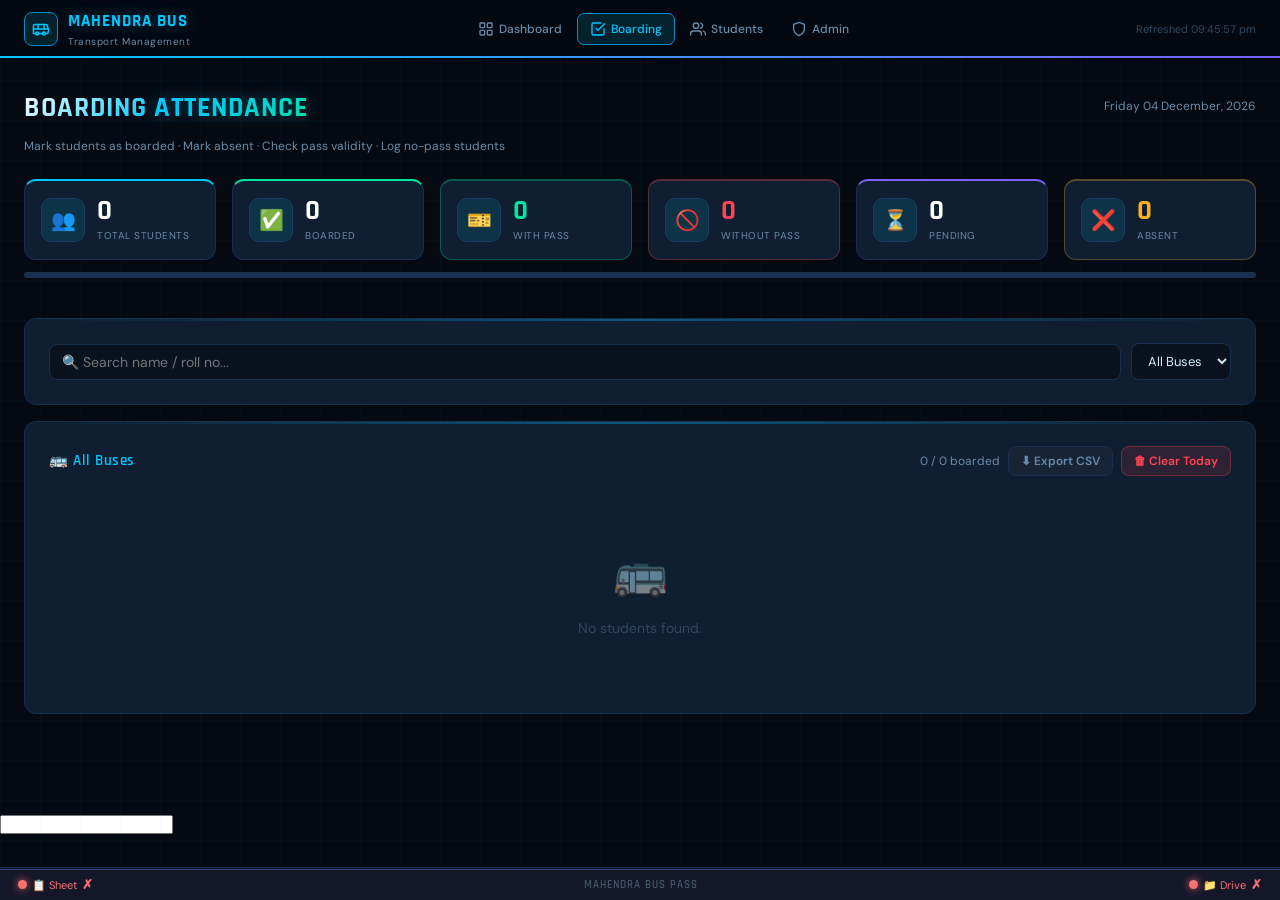
<file: boarding.html>
<!DOCTYPE html>
<html lang="en">
<head>
<meta charset="UTF-8"/>
<meta name="viewport" content="width=device-width,initial-scale=1.0"/>
<title>Mahendra Bus Pass — Attendance</title>
<style>
@import url('https://fonts.googleapis.com/css2?family=Rajdhani:wght@500;600;700&family=DM+Sans:wght@400;500;600&display=swap');

/* ══════════════════════════════════════════
   CSS VARIABLES
══════════════════════════════════════════ */
:root {
  --bg:        #050a12;
  --bg2:       #0a1220;
  --bg3:       #0d1828;
  --surface:   #0f1e30;
  --surface2:  #162436;
  --border:    #1a3050;
  --border2:   #1e3a5f;
  --neon:      #00c8ff;
  --neon2:     #0090cc;
  --neon-dim:  rgba(0,200,255,0.12);
  --neon-glow: 0 0 16px rgba(0,200,255,0.4);
  --green:     #00e5a0;
  --amber:     #ffb020;
  --red:       #ff4455;
  --text:      #d0e8f8;
  --text2:     #6a8aa8;
  --text3:     #304860;
  --radius:    12px;
 --font-head: 'Rajdhani', sans-serif;
  --font-body: 'DM Sans', sans-serif;
  --header-h:  58px;
  --mob-nav-h: 60px;
}

*, *::before, *::after { box-sizing: border-box; margin: 0; padding: 0; }
html { scroll-behavior: smooth; -webkit-text-size-adjust: 100%; }

body {
  font-family: var(--font-body);
  background: var(--bg);
  color: var(--text);
  min-height: 100vh;
  font-size: 14px;
  line-height: 1.5;
  -webkit-font-smoothing: antialiased;
  overscroll-behavior: none;
}

body::before {
  content: '';
  position: fixed; inset: 0;
  background-image:
    linear-gradient(rgba(0,200,255,0.03) 1px, transparent 1px),
    linear-gradient(90deg, rgba(0,200,255,0.03) 1px, transparent 1px);
  background-size: 40px 40px;
  pointer-events: none; z-index: 0;
}

/* ── HEADER ─────────────────────── */
.site-header {
  background: rgba(5,10,18,0.95);
  border-bottom: 1px solid var(--border);
  backdrop-filter: blur(12px);
  -webkit-backdrop-filter: blur(12px);
  position: sticky; top: 0; z-index: 50; width: 100%;
}
.header-inner {
  max-width: 1280px; margin: 0 auto;
  display: flex; align-items: center; justify-content: space-between;
  padding: 0 24px; height: var(--header-h); gap: 16px;
}
.brand { display: flex; align-items: center; gap: 10px; text-decoration: none; flex-shrink: 0; }
.brand-icon {
  width: 34px; height: 34px; border-radius: 8px;
  background: var(--neon-dim); border: 1px solid var(--neon2);
  display: flex; align-items: center; justify-content: center;
  font-size: 16px; color: var(--neon);
}
.brand-name {
  font-family: var(--font-head); font-size: 17px; font-weight: 700;
  color: var(--neon); letter-spacing: 1px; text-shadow: var(--neon-glow);
}
.brand-sub { font-size: 10px; color: var(--text2); letter-spacing: 0.5px; }

nav { display: flex; gap: 2px; }
.nav-link {
  display: flex; align-items: center; gap: 5px;
  padding: 6px 12px; border-radius: 7px;
  font-size: 12px; font-weight: 500; color: var(--text2);
  text-decoration: none; transition: all 0.15s;
  border: 1px solid transparent; font-family: var(--font-body); white-space: nowrap;
}
.nav-link:hover  { background: var(--neon-dim); color: var(--neon); border-color: var(--border2); }
.nav-link.active { background: var(--neon-dim); color: var(--neon); border-color: var(--neon2); }
.nav-icon { font-size: 14px; }

.sync-dot { width: 7px; height: 7px; border-radius: 50%; background: var(--text3); display: inline-block; flex-shrink: 0; }
.sync-dot.on { background: var(--green); box-shadow: 0 0 8px var(--green); }

/* ── MOBILE BOTTOM NAV ──────────── */
.mob-nav {
  display: none;
  position: fixed; bottom: 0; left: 0; right: 0;
  height: var(--mob-nav-h);
  background: rgba(5,10,18,0.97);
  border-top: 1px solid var(--border2);
  backdrop-filter: blur(16px);
  -webkit-backdrop-filter: blur(16px);
  z-index: 100;
  padding-bottom: env(safe-area-inset-bottom, 0px);
}
.mob-nav-inner { display: flex; align-items: stretch; height: 100%; padding: 0 4px; }
.mob-nav-link {
  flex: 1; display: flex; flex-direction: column;
  align-items: center; justify-content: center;
  gap: 3px; text-decoration: none; color: var(--text3);
  font-size: 9px; font-weight: 600; font-family: var(--font-body);
  letter-spacing: 0.3px; transition: all 0.15s;
  border-radius: 10px; margin: 6px 2px;
  text-transform: uppercase;
  -webkit-tap-highlight-color: transparent;
}
.mob-nav-link .mob-icon { font-size: 20px; line-height: 1; }
.mob-nav-link:hover,
.mob-nav-link.active { color: var(--neon); background: var(--neon-dim); }
.mob-nav-link.active .mob-icon { filter: drop-shadow(0 0 4px var(--neon)); }

/* ── MAIN ───────────────────────── */
main { max-width: 1280px; margin: 0 auto; padding: 28px 24px; position: relative; z-index: 1; }

/* ── PAGE HEADER ────────────────── */
.page-title { font-family: var(--font-head); font-size: 28px; font-weight: 700; color: #fff; letter-spacing: 1px; margin-bottom: 4px; }
.page-title span { color: var(--neon); text-shadow: var(--neon-glow); }
.page-sub { font-size: 12px; color: var(--text2); margin-bottom: 24px; }

/* ── CARDS ──────────────────────── */
.card { background: var(--surface); border: 1px solid var(--border); border-radius: var(--radius); padding: 20px; position: relative; overflow: hidden; }
.card::before { content: ''; position: absolute; top: 0; left: 0; right: 0; height: 2px; background: linear-gradient(90deg, transparent, var(--neon2), transparent); opacity: 0.5; }
.card-title { font-family: var(--font-head); font-size: 15px; font-weight: 600; color: var(--neon); letter-spacing: 0.5px; margin-bottom: 14px; display: flex; align-items: center; gap: 8px; }

/* ── STAT CARDS ─────────────────── */
.stat-grid { display: grid; grid-template-columns: repeat(6,1fr); gap: 10px; margin-bottom: 24px; }
.stat-card { background: var(--surface); border: 1px solid var(--border); border-radius: var(--radius); padding: 16px; display: flex; align-items: center; gap: 12px; transition: border-color 0.2s; }
.stat-card:hover { border-color: var(--neon2); }
.stat-icon { width: 44px; height: 44px; border-radius: 10px; background: var(--neon-dim); border: 1px solid var(--border2); display: flex; align-items: center; justify-content: center; font-size: 20px; flex-shrink: 0; }
.stat-val { font-family: var(--font-head); font-size: 28px; font-weight: 700; color: #fff; line-height: 1; }
.stat-lbl { font-size: 10px; color: var(--text2); margin-top: 3px; text-transform: uppercase; letter-spacing: 0.5px; }

/* ── BUTTONS ────────────────────── */
.btn { display: inline-flex; align-items: center; justify-content: center; gap: 6px; padding: 9px 18px; border-radius: 8px; cursor: pointer; font-size: 13px; font-weight: 600; font-family: var(--font-body); border: none; transition: all 0.15s; white-space: nowrap; text-decoration: none; -webkit-tap-highlight-color: transparent; touch-action: manipulation; }
.btn:active { transform: scale(0.97); }
.btn-neon    { background: var(--neon-dim); color: var(--neon);  border: 1px solid var(--neon2); box-shadow: 0 0 12px rgba(0,200,255,0.15); }
.btn-neon:hover    { background: rgba(0,200,255,0.2); box-shadow: var(--neon-glow); }
.btn-solid   { background: var(--neon2); color: #fff; border: 1px solid var(--neon); }
.btn-solid:hover   { background: var(--neon); color: var(--bg); }
.btn-ghost   { background: var(--surface2); color: var(--text2); border: 1px solid var(--border); }
.btn-ghost:hover   { border-color: var(--neon2); color: var(--neon); }
.btn-danger  { background: rgba(255,68,85,0.12); color: var(--red);   border: 1px solid rgba(255,68,85,0.3); }
.btn-danger:hover  { background: rgba(255,68,85,0.22); }
.btn-success { background: rgba(0,229,160,0.12); color: var(--green); border: 1px solid rgba(0,229,160,0.3); }
.btn-success:hover { background: rgba(0,229,160,0.22); }
.btn-full { width: 100%; justify-content: center; }
.btn-sm   { padding: 6px 12px; font-size: 12px; }

/* ── INPUTS ─────────────────────── */
.field { display: flex; flex-direction: column; gap: 5px; }
.field label { font-size: 11px; color: var(--text2); text-transform: uppercase; letter-spacing: 0.5px; }
.field input, .field select, .field textarea {
  background: var(--bg2); border: 1px solid var(--border);
  border-radius: 8px; color: var(--text);
  padding: 10px 12px; font-size: 16px; font-family: var(--font-body);
  transition: border-color 0.15s, box-shadow 0.15s;
  outline: none; width: 100%;
}
.field input:focus, .field select:focus, .field textarea:focus { border-color: var(--neon2); box-shadow: 0 0 0 3px rgba(0,200,255,0.1); }
.field select option { background: var(--bg2); }

/* ── FORM GRID ──────────────────── */
.form-grid { display: grid; grid-template-columns: 1fr 1fr; gap: 14px; }
.span2 { grid-column: span 2; }

/* ── TABLE ──────────────────────── */
.table-wrap { overflow-x: auto; border-radius: var(--radius); border: 1px solid var(--border); -webkit-overflow-scrolling: touch; }
table { width: 100%; border-collapse: collapse; font-size: 13px; min-width: 480px; }
thead th { padding: 10px 14px; text-align: left; background: var(--surface2); color: var(--neon); font-family: var(--font-head); font-size: 11px; font-weight: 600; text-transform: uppercase; letter-spacing: 0.8px; border-bottom: 1px solid var(--border2); white-space: nowrap; }
tbody td { padding: 10px 14px; border-bottom: 1px solid var(--border); color: var(--text); }
tbody tr:last-child td { border-bottom: none; }
tbody tr:hover td { background: var(--surface2); }

/* ── BADGES ─────────────────────── */
.badge { display: inline-block; font-size: 10px; font-weight: 600; padding: 2px 8px; border-radius: 20px; white-space: nowrap; text-transform: uppercase; letter-spacing: 0.5px; }
.badge-blue  { background: rgba(0,200,255,0.12); color: var(--neon);  border: 1px solid rgba(0,200,255,0.3); }
.badge-green { background: rgba(0,229,160,0.12); color: var(--green); border: 1px solid rgba(0,229,160,0.3); }
.badge-amber { background: rgba(255,176,32,0.12);color: var(--amber); border: 1px solid rgba(255,176,32,0.3); }
.badge-red   { background: rgba(255,68,85,0.12); color: var(--red);   border: 1px solid rgba(255,68,85,0.3); }

/* ── MODAL ──────────────────────── */
.modal-overlay { position: fixed; inset: 0; background: rgba(0,0,0,0.8); display: flex; align-items: center; justify-content: center; z-index: 200; padding: 16px; backdrop-filter: blur(4px); -webkit-backdrop-filter: blur(4px); }
.modal-overlay.hidden { display: none; }
.modal { background: var(--bg3); border: 1px solid var(--border2); border-radius: 16px; padding: 24px; width: 100%; max-width: 520px; max-height: 90vh; overflow-y: auto; box-shadow: 0 0 40px rgba(0,200,255,0.1); -webkit-overflow-scrolling: touch; }
.modal-header { display: flex; justify-content: space-between; align-items: center; margin-bottom: 20px; }
.modal-title  { font-family: var(--font-head); font-size: 18px; font-weight: 700; color: var(--neon); }
.modal-close  { background: none; border: none; color: var(--text2); cursor: pointer; font-size: 22px; padding: 4px; }
.modal-footer { display: flex; gap: 10px; margin-top: 20px; flex-wrap: wrap; }

/* ── TOAST ──────────────────────── */
.toast { position: fixed; bottom: 24px; right: 16px; left: 16px; max-width: 380px; margin: 0 auto; padding: 12px 18px; border-radius: 10px; font-size: 13px; font-weight: 500; z-index: 999; box-shadow: 0 8px 32px rgba(0,0,0,0.5); transition: all 0.3s; pointer-events: none; font-family: var(--font-body); text-align: center; }
.toast.success { background: rgba(0,229,160,0.15); border: 1px solid rgba(0,229,160,0.4); color: var(--green); }
.toast.error   { background: rgba(255,68,85,0.15);  border: 1px solid rgba(255,68,85,0.4);  color: var(--red); }
.toast.info    { background: rgba(0,200,255,0.12);  border: 1px solid rgba(0,200,255,0.3);  color: var(--neon); }
.toast.hidden  { opacity: 0; transform: translateY(10px); pointer-events: none; }

/* ── FILTER BAR ─────────────────── */
.filter-bar { display: flex; gap: 8px; margin-bottom: 18px; flex-wrap: wrap; align-items: flex-end; }
.filter-bar input, .filter-bar select { background: var(--surface); border: 1px solid var(--border); border-radius: 8px; color: var(--text); padding: 9px 12px; font-size: 16px; font-family: var(--font-body); outline: none; transition: border-color 0.15s; }
.filter-bar input:focus, .filter-bar select:focus { border-color: var(--neon2); }
.filter-bar input[type="text"] { flex: 1; min-width: 140px; }

/* ── GRID LAYOUTS ───────────────── */
.two-col   { display: grid; grid-template-columns: 1fr 1fr; gap: 16px; }
.three-col { display: grid; grid-template-columns: repeat(3,1fr); gap: 16px; }

/* ── EMPTY STATE ─────────────────── */
.empty { text-align: center; padding: 50px 20px; color: var(--text3); }
.empty-icon { font-size: 44px; margin-bottom: 12px; opacity: 0.5; }

/* ── SCROLLBAR ──────────────────── */
::-webkit-scrollbar { width: 4px; height: 4px; }
::-webkit-scrollbar-track { background: var(--bg2); }
::-webkit-scrollbar-thumb { background: var(--border2); border-radius: 2px; }
::-webkit-scrollbar-thumb:hover { background: var(--neon2); }

/* ── ANIMATIONS ─────────────────── */
@keyframes fadeUp   { from { opacity:0; transform:translateY(12px); } to { opacity:1; transform:translateY(0); } }
@keyframes pulse    { 0%,100% { opacity:1; } 50% { opacity:0.5; } }
@keyframes scanLine { 0% { top:0; } 100% { top:100%; } }
.fade-up { animation: fadeUp 0.25s ease both; }

/* ── NEON DIVIDER ───────────────── */
.neon-line { height: 1px; background: linear-gradient(90deg, transparent, var(--neon2), transparent); margin: 20px 0; opacity: 0.4; }

/* ══════════════════════════════════════════
   RESPONSIVE — TABLET (max 1024px)
══════════════════════════════════════════ */
@media (max-width: 1024px) {
  .stat-grid { grid-template-columns: repeat(3,1fr); gap: 10px; }
  .header-inner { padding: 0 16px; gap: 10px; }
  .nav-link { padding: 6px 8px; font-size: 11px; }
  main { padding: 20px 16px; }
  .three-col { grid-template-columns: 1fr 1fr; }
}

/* ══════════════════════════════════════════
   RESPONSIVE — MOBILE (max 640px)
══════════════════════════════════════════ */
@media (max-width: 640px) {
  nav { display: none !important; }
  .mob-nav { display: flex; }

  main {
    padding: 14px 12px;
    padding-bottom: calc(var(--mob-nav-h) + 20px + env(safe-area-inset-bottom, 0px));
  }

  .header-inner { padding: 0 12px; height: 50px; gap: 8px; }
  .brand-name   { font-size: 14px; }
  .brand-sub    { display: none; }
  .brand-icon   { width: 30px; height: 30px; font-size: 14px; }

  .toast {
    bottom: calc(var(--mob-nav-h) + 12px + env(safe-area-inset-bottom, 0px));
    left: 12px; right: 12px; max-width: 100%;
  }

  .page-title { font-size: 20px; }
  .page-sub   { margin-bottom: 14px; }

  .stat-grid  { grid-template-columns: repeat(2,1fr); gap: 8px; margin-bottom: 14px; }
  .stat-card  { padding: 12px 10px; gap: 8px; }
  .stat-icon  { width: 36px; height: 36px; font-size: 16px; }
  .stat-val   { font-size: 22px; }
  .stat-lbl   { font-size: 9px; }

  .two-col, .three-col { grid-template-columns: 1fr; }
  .form-grid { grid-template-columns: 1fr; }
  .span2     { grid-column: span 1; }

  .card        { padding: 12px; }
  .card-title  { font-size: 13px; }

  .btn    { padding: 10px 14px; font-size: 13px; }
  .btn-sm { padding: 8px 12px;  font-size: 12px; }

  .modal-overlay { padding: 0; align-items: flex-end; }
  .modal {
    border-radius: 20px 20px 0 0;
    max-height: 92vh; padding: 20px 14px;
    padding-bottom: calc(16px + env(safe-area-inset-bottom, 0px));
  }

  table     { font-size: 12px; }
  thead th  { padding: 8px 10px; font-size: 10px; }
  tbody td  { padding: 8px 10px; }

  .filter-bar { gap: 6px; }
  .filter-bar input[type="text"] { min-width: 100%; }
  .filter-bar select { width: 100%; }
}


/* ── FILTER BAR MOBILE ── */
@media (max-width: 640px) {
  .filter-bar .btn { flex: 1 1 auto; }
  .filter-bar { align-items: stretch; }
}

/* ══════════════════════════════════════════
   RESPONSIVE — SMALL MOBILE (max 380px)
══════════════════════════════════════════ */
@media (max-width: 380px) {
  .stat-card  { padding: 10px 8px; gap: 6px; }
  .stat-icon  { width: 30px; height: 30px; font-size: 13px; }
  .stat-val   { font-size: 19px; }
  main        { padding: 10px 10px; }
  .page-title { font-size: 18px; }
}

/* ══════════════════════════════════════════
   HAMBURGER MENU
══════════════════════════════════════════ */
.ham-btn {
  display:none; flex-direction:column; justify-content:center;
  align-items:center; gap:5px; width:38px; height:38px;
  background:var(--surface); border:1px solid var(--border2);
  border-radius:9px; cursor:pointer; padding:7px; flex-shrink:0;
  -webkit-tap-highlight-color:transparent; transition:border-color 0.15s;
  position:relative; z-index:300;
}
.ham-btn:hover { border-color:var(--neon2); }
.ham-btn span {
  display:block; width:18px; height:2px; background:var(--text2);
  border-radius:2px; transition:all 0.25s ease; transform-origin:center;
  pointer-events:none;
}
.ham-btn.open span:nth-child(1){ transform:translateY(7px) rotate(45deg); background:var(--neon); }
.ham-btn.open span:nth-child(2){ opacity:0; transform:scaleX(0); }
.ham-btn.open span:nth-child(3){ transform:translateY(-7px) rotate(-45deg); background:var(--neon); }
.ham-btn-float { position:fixed; top:12px; right:12px; z-index:300; }

.ham-menu {
  display:none; position:fixed; top:58px; left:0; right:0;
  background:rgba(5,10,18,0.98); border-bottom:1px solid var(--border2);
  backdrop-filter:blur(16px); -webkit-backdrop-filter:blur(16px);
  z-index:250; padding:8px 12px 16px;
  max-height:calc(100vh - 58px); overflow-y:auto;
}
.ham-menu a {
  display:flex; align-items:center; gap:14px; padding:14px 16px;
  border-radius:10px; text-decoration:none; color:var(--text2);
  font-size:15px; font-weight:600; font-family:var(--font-body);
  transition:all 0.15s; border:1px solid transparent; margin-bottom:2px;
  -webkit-tap-highlight-color:transparent;
}
.ham-menu a:hover, .ham-menu a.active {
  background:var(--neon-dim); color:var(--neon); border-color:var(--border2);
}
.ham-menu a .ham-icon { font-size:20px; width:26px; text-align:center; }

.ham-menu-overlay {
  display:none; position:fixed; inset:0; z-index:200;
  background:rgba(0,0,0,0.5); pointer-events:none;
}
.ham-menu-overlay[style*="block"] { pointer-events:auto; }

@keyframes fadeDown {
  from { opacity:0; transform:translateY(-8px); }
  to   { opacity:1; transform:translateY(0); }
}

@media (max-width:640px) {
  nav { display:none !important; }
  .ham-btn { display:flex !important; }
  .mob-nav { display:none !important; }
  main { padding: 14px 12px; padding-bottom: calc(40px + env(safe-area-inset-bottom, 0px)); }
  .header-inner { padding:0 12px; height:50px; gap:8px; }
  .brand-name { font-size:14px; }
  .brand-sub  { display:none; }
  .brand-icon { width:30px; height:30px; font-size:14px; }
  .toast { bottom:16px; left:12px; right:12px; max-width:100%; }
  .ham-menu { top:50px; max-height:calc(100vh - 50px); }
}

/* ── Password Show/Hide Eye Button ── */
.pass-wrap {
  position: relative;
  width: 100%;
  margin-bottom: 10px;
}
.pass-wrap .lock-input,
.pass-wrap input[type="password"],
.pass-wrap input[type="text"] {
  margin-bottom: 0;
  padding-right: 46px;
  width: 100%;
  box-sizing: border-box;
}
.pass-eye-btn {
  position: absolute;
  right: 12px;
  top: 50%;
  transform: translateY(-50%);
  background: none;
  border: none;
  cursor: pointer;
  font-size: 18px;
  color: var(--text2);
  padding: 4px;
  line-height: 1;
  -webkit-tap-highlight-color: transparent;
  transition: color 0.15s;
  z-index: 2;
}
.pass-eye-btn:hover { color: var(--neon); }

/* ── SVG NAV ICONS ─────────────────────────────── */
.nav-svg-icon svg {
  width: 100%; height: 100%;
  display: block;
  stroke: currentColor;
  fill: none;
}
.nav-link .nav-svg-icon,
.nav-link svg { flex-shrink: 0; }

/* Ensure nav-link svg inherits color */
.nav-link:hover .nav-svg-icon svg,
.mob-nav-link:hover .nav-svg-icon svg { stroke: var(--neon); }
.nav-link.active .nav-svg-icon svg,
.mob-nav-link.active .nav-svg-icon svg { stroke: var(--neon); }

/* Eye button sizing */
.pass-eye { display:inline-flex; align-items:center; justify-content:center; }
.pass-eye svg { pointer-events: none; }
.pass-eye-btn { display:inline-flex; align-items:center; justify-content:center; }
.pass-eye-btn svg { pointer-events: none; }

/* Button SVG icons */
.btn svg, button svg { vertical-align: middle; flex-shrink: 0; }

</style>
<style>
/* ── CLICKABLE STAT CARDS ── */
.stat-card[onclick] { transition: all 0.15s; }
.stat-card[onclick]:hover { border-color: var(--neon2); box-shadow: 0 0 14px rgba(0,200,255,0.1); transform: translateY(-2px); }
.stat-card[onclick]:active { transform: scale(0.97); }

/* ── BUS TABS ── */
.bus-tab-row {
  display: flex; gap: 6px; overflow-x: auto;
  padding-bottom: 4px; margin-bottom: 16px;
  scrollbar-width: none;
}
.bus-tab-row::-webkit-scrollbar { display: none; }
.bus-tab-pill {
  flex-shrink: 0; padding: 5px 14px;
  border-radius: 20px; font-size: 12px; font-weight: 600;
  cursor: pointer; border: 1px solid var(--border);
  background: var(--surface); color: var(--text2);
  font-family: var(--font-body); transition: all 0.15s;
  white-space: nowrap;
}
.bus-tab-pill.active {
  background: var(--neon-dim); color: var(--neon);
  border-color: var(--neon2);
}

/* ── PAGE TABS ── */
.page-tab-bar {
  display: flex; gap: 6px; margin-bottom: 20px; flex-wrap: wrap;
}
.page-tab {
  flex: 1; min-width: 100px; padding: 9px; border-radius: 8px; text-align: center;
  font-size: 13px; cursor: pointer; border: 1px solid var(--border);
  background: var(--surface); color: var(--text2);
  font-family: var(--font-body); transition: all 0.15s; font-weight: 600;
}
.page-tab.active {
  background: var(--neon-dim); color: var(--neon); border-color: var(--neon2);
}

/* ── BOARDING CARD ── */
.boarding-card {
  background: var(--surface); border: 1px solid var(--border);
  border-radius: 12px; padding: 14px 14px;
  display: flex; align-items: center; gap: 12px;
  transition: all 0.15s; user-select: none; cursor: pointer;
  min-height: 68px;
}
.boarding-card:hover { border-color: var(--neon2); background: var(--surface2); }
.boarding-card:active { transform: scale(0.98); }
.boarding-card.boarded {
  background: linear-gradient(135deg, rgba(0,229,160,0.10), rgba(0,200,255,0.06));
  border-color: rgba(0,229,160,0.55);
}
.boarding-card.absent-card {
  background: rgba(255,176,32,0.07); border-color: rgba(255,176,32,0.4);
  opacity: 0.85;
}
.boarding-card.nopass-card {
  background: rgba(255,68,85,0.07); border-color: rgba(255,68,85,0.45);
}
.b-chk {
  width: 38px; height: 38px; border-radius: 10px; flex-shrink: 0;
  background: var(--surface2); border: 2px solid var(--border2);
  display: flex; align-items: center; justify-content: center; font-size: 16px;
  transition: all 0.2s; cursor: pointer;
}
.boarding-card.boarded .b-chk {
  background: var(--green); border-color: var(--green); color: #000; font-weight: 700;
  box-shadow: 0 0 10px rgba(0,229,160,0.5);
}
.boarding-card.absent-card .b-chk {
  background: rgba(255,176,32,0.2); border-color: rgba(255,176,32,0.6); color: var(--amber);
}
.card-name {
  font-size: 15px; font-weight: 700; color: #fff;
  white-space: nowrap; overflow: hidden; text-overflow: ellipsis;
  letter-spacing: 0.2px; line-height: 1.2;
}
.boarding-card.boarded .card-name { color: var(--green); }
.card-sub {
  font-size: 11px; color: var(--text2); margin-top: 3px;
  white-space: nowrap; overflow: hidden; text-overflow: ellipsis;
}
.card-boarded-time {
  font-size: 12px; color: var(--green); margin-top: 3px; font-weight: 600;
}

/* ── ABSENT BUTTON ── */
.absent-btn {
  flex-shrink: 0; padding: 0; border-radius: 7px; font-size: 12px;
  cursor: pointer; border: 1px solid rgba(255,176,32,0.4);
  background: rgba(255,176,32,0.1); color: var(--amber);
  font-family: var(--font-body); transition: all 0.15s;
  height: 30px; min-width: 64px; display: flex; align-items: center; justify-content: center;
}
.absent-btn:hover { background: rgba(255,176,32,0.25); }
.absent-btn.is-absent {
  background: rgba(255,176,32,0.2); border-color: var(--amber);
}

/* ── NO-PASS BUTTON (on card) ── */
.np-btn {
  flex-shrink: 0; padding: 0; border-radius: 7px; font-size: 12px;
  cursor: pointer; border: 1px solid rgba(255,68,85,0.4);
  background: rgba(255,68,85,0.1); color: var(--red);
  font-family: var(--font-body); transition: all 0.15s;
  height: 30px; min-width: 64px; display: flex; align-items: center; justify-content: center;
}
.np-btn:hover { background: rgba(255,68,85,0.25); }

/* ── PROGRESS BAR ── */
.prog-bar {
  height: 6px; background: var(--border);
  border-radius: 3px; overflow: hidden; margin-bottom: 20px;
}
.prog-fill {
  height: 100%; border-radius: 3px;
  background: linear-gradient(90deg, var(--neon2), var(--neon));
  transition: width 0.5s ease;
}

/* ── PASS CHECK RESULT ── */
.pass-result {
  margin-top: 20px; border-radius: 14px; padding: 20px;
  animation: fadeUp 0.25s ease both;
}
.pass-valid   { background: rgba(0,229,160,0.08);  border: 1px solid rgba(0,229,160,0.5); }
.pass-expired { background: rgba(255,68,85,0.08);  border: 1px solid rgba(255,68,85,0.4); }
.pass-notfound{ background: rgba(255,176,32,0.08); border: 1px solid rgba(255,176,32,0.4); }

.result-status {
  font-family: var(--font-head); font-size: 18px; font-weight: 700;
  margin-bottom: 12px; display: flex; align-items: center; gap: 8px;
}
.info-row {
  display: flex; justify-content: space-between;
  padding: 7px 0; border-bottom: 1px solid var(--border); font-size: 13px;
}
.info-row:last-child { border-bottom: none; }
.info-row .lbl { color: var(--text2); }
.info-row .val { color: #fff; font-weight: 500; text-align: right; max-width: 62%; word-break: break-word; }

.validity-bar { height: 6px; background: var(--border); border-radius: 3px; overflow: hidden; margin: 10px 0; }
.validity-fill { height: 100%; border-radius: 3px; transition: width 0.6s ease; }

/* ── NO-PASS CARD ── */
.nopass-item {
  display: flex; align-items: center; gap: 10px;
  padding: 10px 12px;
  background: rgba(255,68,85,0.07); border: 1px solid rgba(255,68,85,0.3);
  border-radius: 8px; margin-bottom: 6px;
}

/* ── VIBRANT RGB GRADIENTS ── */
@keyframes rgbShift {
  0%   { background-position: 0% 50%; }
  50%  { background-position: 100% 50%; }
  100% { background-position: 0% 50%; }
}
.prog-fill {
  background: linear-gradient(90deg, #00c8ff, #00e5a0, #7b61ff, #00c8ff) !important;
  background-size: 300% 100% !important;
  animation: rgbShift 3s ease infinite !important;
}
.stat-grid .stat-card:nth-child(1) { border-top: 2px solid #00c8ff; }
.stat-grid .stat-card:nth-child(2) { border-top: 2px solid #00e5a0; }
.stat-grid .stat-card:nth-child(3) { border-top: 2px solid #00e5a0; }
.stat-grid .stat-card:nth-child(4) { border-top: 2px solid #ff4455; }
.stat-grid .stat-card:nth-child(5) { border-top: 2px solid #7b61ff; }
.stat-grid .stat-card:nth-child(6) { border-top: 2px solid #ffb020; }
.site-header { border-bottom: 1px solid transparent; }
.site-header::after {
  content: ''; position: absolute; bottom: 0; left: 0; right: 0; height: 2px;
  background: linear-gradient(90deg, #00c8ff, #7b61ff, #00e5a0, #00c8ff);
  background-size: 300% 100%; animation: rgbShift 4s ease infinite;
}
.site-header { position: sticky; top: 0; z-index: 50; overflow: hidden; }
.page-title { background: linear-gradient(135deg, #fff 0%, #00c8ff 50%, #00e5a0 100%);
  -webkit-background-clip: text; -webkit-text-fill-color: transparent; background-clip: text; }
.page-title span { -webkit-text-fill-color: unset; }
.boarding-card.boarded {
  background: linear-gradient(135deg, rgba(0,229,160,0.07), rgba(0,200,255,0.05)) !important;
  border-image: linear-gradient(135deg, rgba(0,229,160,0.6), rgba(0,200,255,0.4)) 1 !important;
}

/* ══════════════════════════════════════════════════════
   COMPREHENSIVE RESPONSIVE FIX — Mobile & Desktop
   Applied to all pages
══════════════════════════════════════════════════════ */

/* ── PAGE HEADER ROW: title + buttons wrap properly ── */
.page-header-row {
  display: flex;
  align-items: flex-start;
  justify-content: space-between;
  flex-wrap: wrap;
  gap: 10px;
  margin-bottom: 4px;
}
.page-header-actions {
  display: flex;
  gap: 6px;
  flex-wrap: wrap;
  align-items: center;
  flex-shrink: 0;
}

/* ── FIXED FOOTER HEIGHT VARIABLE ── */
:root {
  --footer-h: 36px;
}

/* ── MAIN CONTENT: always clears fixed footer ── */
main {
  padding-bottom: calc(var(--footer-h) + 20px) !important;
}

/* ── STAT GRID: uniform across pages ── */
.stat-grid {
  display: grid;
  gap: 12px;
  margin-bottom: 20px;
}

/* ── FILTER BAR: full responsive ── */
.filter-bar {
  display: flex;
  gap: 8px;
  flex-wrap: wrap;
  align-items: center;
  margin-bottom: 16px;
}
.filter-bar input[type="text"],
.filter-bar input[type="search"] {
  flex: 1 1 180px;
  min-width: 0;
}
.filter-bar select {
  flex: 0 1 auto;
  min-width: 120px;
}
.filter-bar .btn {
  flex: 0 0 auto;
  white-space: nowrap;
}

/* ── MODAL FOOTER BUTTONS ── */
.modal-footer {
  display: flex;
  gap: 8px;
  flex-wrap: wrap;
  margin-top: 18px;
}
.modal-footer .btn {
  flex: 1 1 auto;
  min-width: 120px;
  justify-content: center;
}

/* ── CARD TITLE WITH BUTTONS ── */
.card-title {
  display: flex;
  align-items: center;
  justify-content: space-between;
  flex-wrap: wrap;
  gap: 8px;
}

/* ── TABLE: proper overflow on all screens ── */
.table-wrap {
  overflow-x: auto;
  -webkit-overflow-scrolling: touch;
  border-radius: var(--radius);
  border: 1px solid var(--border);
}
table {
  width: 100%;
  min-width: 480px;
  border-collapse: collapse;
  font-size: 13px;
}

/* ── BUTTON GROUPS: wrap nicely ── */
.btn-group {
  display: flex;
  gap: 6px;
  flex-wrap: wrap;
  align-items: center;
}

/* ══ TABLET (769px – 1024px) ══ */
@media (max-width: 1024px) {
  .stat-grid { grid-template-columns: repeat(3, 1fr); gap: 10px; }
  main { padding: 20px 16px; padding-bottom: calc(var(--footer-h) + 20px) !important; }
  .header-inner { padding: 0 16px; }
  .nav-link { padding: 6px 8px; font-size: 11px; }
  .three-col { grid-template-columns: 1fr 1fr; }
  .two-col { grid-template-columns: 1fr 1fr; }
  .form-grid { grid-template-columns: 1fr 1fr; }
}

/* ══ MOBILE (≤ 640px) ══ */
@media (max-width: 640px) {

  /* ── Header ── */
  .header-inner {
    padding: 0 12px;
    height: 50px;
    gap: 8px;
  }
  .brand-name { font-size: 14px; }
  .brand-sub  { display: none; }
  .brand-icon { width: 30px; height: 30px; font-size: 14px; }

  /* ── Nav ── */
  nav { display: none !important; }
  .ham-btn { display: flex !important; }
  .mob-nav { display: none !important; }
  .ham-menu { top: 50px; max-height: calc(100vh - 50px); }

  /* ── Main padding: header(50) + ham gap + fixed footer(36) ── */
  main {
    padding: 12px 12px !important;
    padding-bottom: calc(var(--footer-h) + 24px + env(safe-area-inset-bottom, 0px)) !important;
  }

  /* ── Page title ── */
  .page-title { font-size: 20px; }
  .page-sub   { font-size: 11px; margin-bottom: 12px; }

  /* ── Stat cards: 2 col on mobile ── */
  .stat-grid {
    grid-template-columns: repeat(2, 1fr) !important;
    gap: 8px !important;
    margin-bottom: 14px;
  }
  .stat-card  { padding: 10px 8px; gap: 8px; }
  .stat-icon  { width: 34px; height: 34px; font-size: 15px; }
  .stat-val   { font-size: 20px; }
  .stat-lbl   { font-size: 9px; }

  /* ── Grids collapse to 1 col ── */
  .two-col, .three-col { grid-template-columns: 1fr !important; }
  .form-grid { grid-template-columns: 1fr !important; }
  .span2     { grid-column: span 1 !important; }

  /* ── Cards ── */
  .card { padding: 12px; }
  .card-title { font-size: 13px; gap: 6px; }

  /* ── Buttons ── */
  .btn    { padding: 10px 12px; font-size: 13px; }
  .btn-sm { padding: 8px 10px; font-size: 12px; }
  .btn-full { width: 100%; justify-content: center; }

  /* ── Filter bar: stack inputs vertically ── */
  .filter-bar {
    flex-direction: column;
    align-items: stretch;
    gap: 6px;
  }
  .filter-bar input,
  .filter-bar select,
  .filter-bar .btn { width: 100%; flex: unset; }

  /* ── Table ── */
  table    { font-size: 12px; }
  thead th { padding: 8px 10px; font-size: 10px; }
  tbody td { padding: 8px 10px; }

  /* ── Modal ── */
  .modal-overlay { padding: 0; align-items: flex-end; }
  .modal {
    border-radius: 20px 20px 0 0;
    max-height: 92vh;
    padding: 20px 14px;
    padding-bottom: calc(16px + env(safe-area-inset-bottom, 0px));
  }
  .modal-footer { flex-direction: column; gap: 8px; }
  .modal-footer .btn { width: 100%; min-width: unset; }

  /* ── Toast above footer ── */
  .toast {
    bottom: calc(var(--footer-h) + 10px + env(safe-area-inset-bottom, 0px));
    left: 12px; right: 12px;
    max-width: 100%;
  }

  /* ── Page header row: stack on mobile ── */
  .page-header-row {
    flex-direction: column;
    align-items: flex-start;
    gap: 8px;
  }
  .page-header-actions {
    width: 100%;
    justify-content: flex-start;
  }
  .page-header-actions .btn { flex: 1 1 auto; }

  /* ── Admin tab row ── */
  .tab-row, .admin-tab-row {
    overflow-x: auto;
    padding-bottom: 4px;
    gap: 4px;
    flex-wrap: nowrap;
    -webkit-overflow-scrolling: touch;
    scrollbar-width: none;
  }
  .admin-tab {
    white-space: nowrap;
    flex-shrink: 0;
    font-size: 12px;
    padding: 7px 10px;
  }

  /* ── Boarding list item ── */
  .boarding-item,
  .stu-item {
    flex-wrap: wrap;
    gap: 6px;
  }
  .stu-item .stu-badge { margin-left: auto; }
}

/* ══ SMALL MOBILE (≤ 380px) ══ */
@media (max-width: 380px) {
  .stat-grid {
    grid-template-columns: repeat(2, 1fr) !important;
    gap: 6px !important;
  }
  .stat-card  { padding: 8px 6px; gap: 6px; }
  .stat-icon  { width: 28px; height: 28px; font-size: 13px; }
  .stat-val   { font-size: 17px; }
  main        { padding: 10px !important; padding-bottom: calc(var(--footer-h) + 20px + env(safe-area-inset-bottom, 0px)) !important; }
  .page-title { font-size: 17px; }
  .brand-name { font-size: 13px; }
  .btn        { padding: 9px 10px; font-size: 12px; }
  .btn-sm     { padding: 7px 8px; font-size: 11px; }
  .card       { padding: 10px; }
  table       { font-size: 11px; }
  thead th    { font-size: 9px; padding: 6px 8px; }
  tbody td    { padding: 6px 8px; }
}

/* ══ DESKTOP LARGE (≥ 1280px) ══ */
@media (min-width: 1280px) {
  main { max-width: 1280px; }
  .stat-grid { gap: 16px; }
  .card { padding: 24px; }
}

</style>
</head>
<body>
<div class="ham-menu-overlay" id="hamOverlay" onclick="closeHamMenu()" style="display:none"></div>
<div class="ham-menu" id="hamMenu" style="display:none">
  <a href="dashboard.html"><span class="nav-svg-icon" aria-hidden="true" style="display:inline-flex;align-items:center;width:18px;height:18px;flex-shrink:0"><svg xmlns="http://www.w3.org/2000/svg" viewBox="0 0 24 24" fill="none" stroke="currentColor" stroke-width="2" stroke-linecap="round" stroke-linejoin="round"><rect x="3" y="3" width="7" height="7" rx="1"/><rect x="14" y="3" width="7" height="7" rx="1"/><rect x="3" y="14" width="7" height="7" rx="1"/><rect x="14" y="14" width="7" height="7" rx="1"/></svg></span>Dashboard</a>

  <a href="boarding.html" class="active"><span class="nav-svg-icon" aria-hidden="true" style="display:inline-flex;align-items:center;width:18px;height:18px;flex-shrink:0"><svg xmlns="http://www.w3.org/2000/svg" viewBox="0 0 24 24" fill="none" stroke="currentColor" stroke-width="2" stroke-linecap="round" stroke-linejoin="round"><path d="M9 11l3 3L22 4"/><path d="M21 12v7a2 2 0 0 1-2 2H5a2 2 0 0 1-2-2V5a2 2 0 0 1 2-2h11"/></svg></span>Boarding</a>
  <a href="admin.html"><span class="nav-svg-icon" aria-hidden="true" style="display:inline-flex;align-items:center;width:18px;height:18px;flex-shrink:0"><svg xmlns="http://www.w3.org/2000/svg" viewBox="0 0 24 24" fill="none" stroke="currentColor" stroke-width="2" stroke-linecap="round" stroke-linejoin="round"><path d="M12 22s8-4 8-10V5l-8-3-8 3v7c0 6 8 10 8 10z"/></svg></span>Admin</a>
  <a href="buses.html"><span class="nav-svg-icon" aria-hidden="true" style="display:inline-flex;align-items:center;width:18px;height:18px;flex-shrink:0"><svg xmlns="http://www.w3.org/2000/svg" viewBox="0 0 24 24" fill="none" stroke="currentColor" stroke-width="2" stroke-linecap="round" stroke-linejoin="round"><path d="M8 6v6"/><path d="M16 6v6"/><path d="M2 12h19.6"/><path d="M18 18h3s.5-1.7.8-2.8c.1-.4.2-.8.2-1.2 0-.4-.1-.8-.2-1.2l-1.4-5C20.1 6.8 19.1 6 18 6H4a2 2 0 0 0-2 2v10h3"/><circle cx="7" cy="18" r="2"/><path d="M9 18h5"/><circle cx="16" cy="18" r="2"/></svg></span>Bus Console</a>
</div>

<!-- ── HEADER ── -->
<header class="site-header">
  <div class="header-inner">
    <a href="dashboard.html" class="brand">
      <div class="brand-icon"><span style="display:inline-flex;align-items:center;width:18px;height:18px"><svg xmlns="http://www.w3.org/2000/svg" viewBox="0 0 24 24" fill="none" stroke="currentColor" stroke-width="2" stroke-linecap="round" stroke-linejoin="round"><path d="M8 6v6"/><path d="M16 6v6"/><path d="M2 12h19.6"/><path d="M18 18h3s.5-1.7.8-2.8c.1-.4.2-.8.2-1.2 0-.4-.1-.8-.2-1.2l-1.4-5C20.1 6.8 19.1 6 18 6H4a2 2 0 0 0-2 2v10h3"/><circle cx="7" cy="18" r="2"/><path d="M9 18h5"/><circle cx="16" cy="18" r="2"/></svg></span></div>
      <div><div class="brand-name">MAHENDRA BUS</div><div class="brand-sub">Transport Management</div></div>
    </a>
    <nav>
      <a href="dashboard.html" class="nav-link"><span class="nav-svg-icon" aria-hidden="true" style="display:inline-flex;align-items:center;width:16px;height:16px;flex-shrink:0"><svg xmlns="http://www.w3.org/2000/svg" viewBox="0 0 24 24" fill="none" stroke="currentColor" stroke-width="2" stroke-linecap="round" stroke-linejoin="round"><rect x="3" y="3" width="7" height="7" rx="1"/><rect x="14" y="3" width="7" height="7" rx="1"/><rect x="3" y="14" width="7" height="7" rx="1"/><rect x="14" y="14" width="7" height="7" rx="1"/></svg></span>Dashboard</a>

      <a href="boarding.html" class="nav-link active"><span class="nav-svg-icon" aria-hidden="true" style="display:inline-flex;align-items:center;width:16px;height:16px;flex-shrink:0"><svg xmlns="http://www.w3.org/2000/svg" viewBox="0 0 24 24" fill="none" stroke="currentColor" stroke-width="2" stroke-linecap="round" stroke-linejoin="round"><path d="M9 11l3 3L22 4"/><path d="M21 12v7a2 2 0 0 1-2 2H5a2 2 0 0 1-2-2V5a2 2 0 0 1 2-2h11"/></svg></span>Boarding</a>
      <a href="students.html" class="nav-link"><span class="nav-svg-icon" aria-hidden="true" style="display:inline-flex;align-items:center;width:16px;height:16px;flex-shrink:0"><svg xmlns="http://www.w3.org/2000/svg" viewBox="0 0 24 24" fill="none" stroke="currentColor" stroke-width="2" stroke-linecap="round" stroke-linejoin="round"><path d="M17 21v-2a4 4 0 0 0-4-4H5a4 4 0 0 0-4 4v2"/><circle cx="9" cy="7" r="4"/><path d="M23 21v-2a4 4 0 0 0-3-3.87"/><path d="M16 3.13a4 4 0 0 1 0 7.75"/></svg></span>Students</a>
      <a href="admin.html" class="nav-link"><span class="nav-svg-icon" aria-hidden="true" style="display:inline-flex;align-items:center;width:16px;height:16px;flex-shrink:0"><svg xmlns="http://www.w3.org/2000/svg" viewBox="0 0 24 24" fill="none" stroke="currentColor" stroke-width="2" stroke-linecap="round" stroke-linejoin="round"><path d="M12 22s8-4 8-10V5l-8-3-8 3v7c0 6 8 10 8 10z"/></svg></span>Admin</a>
    </nav>
    <div style="font-size:11px;color:var(--text3)" id="lastRefresh"></div>
    <button class="ham-btn" id="hamBtn" onclick="toggleHamMenu()" aria-label="Menu"><span></span><span></span><span></span></button>
  </div>
</header>

<main style="padding-bottom:52px">
  <!-- Page Header -->
  <div style="display:flex;align-items:flex-start;justify-content:space-between;flex-wrap:wrap;gap:8px;margin-bottom:4px">
    <div class="page-title">BOARDING <span>ATTENDANCE</span></div>
    <div style="font-size:12px;color:var(--text2);margin-top:10px" id="dateLabel"></div>
  </div>
  <div class="page-sub">Mark students as boarded · Mark absent · Check pass validity · Log no-pass students</div>

  <!-- Stats (clickable → filter boarding list) -->
  <div class="stat-grid" style="margin-bottom:12px">
    <div class="stat-card fade-up" onclick="filterStat('ALL')" title="View all students" style="cursor:pointer">
      <div class="stat-icon">👥</div>
      <div><div class="stat-val" id="sTotal">—</div><div class="stat-lbl">Total Students</div></div>
    </div>
    <div class="stat-card fade-up" onclick="filterStat('BOARDED')" title="View boarded students" style="cursor:pointer;animation-delay:.05s">
      <div class="stat-icon">✅</div>
      <div><div class="stat-val" id="sBoarded">—</div><div class="stat-lbl">Boarded</div></div>
    </div>
    <div class="stat-card fade-up" onclick="filterStatNoPass('WITHPASS')" title="View with pass students" style="cursor:pointer;animation-delay:.07s;border-color:rgba(0,229,160,0.3)">
      <div class="stat-icon">🎫</div>
      <div><div class="stat-val" id="sWithPass" style="color:var(--green)">—</div><div class="stat-lbl">With Pass</div></div>
    </div>
    <div class="stat-card fade-up" onclick="filterStatNoPass('NOPASS')" title="View without pass students" style="cursor:pointer;animation-delay:.09s;border-color:rgba(255,68,85,0.3)">
      <div class="stat-icon">🚫</div>
      <div><div class="stat-val" id="sNoPass" style="color:var(--red)">—</div><div class="stat-lbl">Without Pass</div></div>
    </div>
    <div class="stat-card fade-up" onclick="filterStat('PENDING')" title="View pending students" style="cursor:pointer;animation-delay:.11s">
      <div class="stat-icon">⏳</div>
      <div><div class="stat-val" id="sPending">—</div><div class="stat-lbl">Pending</div></div>
    </div>
    <div class="stat-card fade-up" onclick="filterStat('ABSENT')" title="View absent students" style="cursor:pointer;animation-delay:.13s;border-color:rgba(255,176,32,0.3)">
      <div class="stat-icon">❌</div>
      <div><div class="stat-val" id="sAbsent" style="color:var(--amber)">—</div><div class="stat-lbl">Absent</div></div>
    </div>
  </div>

  <!-- Progress Bar -->
  <div class="prog-bar"><div class="prog-fill" id="progFill" style="width:0%"></div></div>

  <!-- ═══ BOARDING LIST ═══ -->
  <div id="boardingTab">


    <!-- Bus Pills -->
    <div class="bus-tab-row" id="busPills"></div>

    <!-- Filters -->
    <div class="card" style="margin-bottom:16px">
      <div style="display:flex;gap:10px;flex-wrap:wrap;align-items:center">
        <input type="text" id="searchInput" placeholder="🔍 Search name / roll no..."
          oninput="renderList()"
          style="background:var(--bg2);border:1px solid var(--border);border-radius:8px;
                 color:var(--text);padding:8px 12px;font-size:14px;font-family:var(--font-body);
                 outline:none;flex:1;min-width:160px"/>
        <select id="busFilter" onchange="onBusDropdownChange()"
          style="background:var(--bg2);border:1px solid var(--border);border-radius:8px;
                 color:var(--text);padding:8px 12px;font-size:13px;font-family:var(--font-body);outline:none">
          <option value="ALL">All Buses</option>
        </select>
        <!-- hidden filters kept for JS compatibility -->
        <select id="statusFilter" onchange="renderList()" style="display:none">
          <option value="ALL">All Students</option>
          <option value="BOARDED">Boarded</option>
          <option value="PENDING">Pending</option>
          <option value="ABSENT">Absent</option>
        </select>
        <select id="collegeFilter" onchange="renderList()" style="display:none">
          <option value="ALL">All Colleges</option>
        </select>
        <select id="noPassFilter" onchange="renderList()" style="display:none">
          <option value="ALL">All</option>
          <option value="WITHPASS">With Pass</option>
          <option value="NOPASS">Without Pass</option>
        </select>
      </div>
    </div>

    <!-- List Card -->
    <div class="card">
      <div style="display:flex;align-items:center;justify-content:space-between;margin-bottom:14px;flex-wrap:wrap;gap:8px">
        <div class="card-title" style="margin-bottom:0" id="listTitle">🚌 All Boarding</div>
        <div style="display:flex;gap:8px;flex-wrap:wrap">
          <span style="font-size:12px;color:var(--text2);align-self:center" id="listCount"></span>
          <button class="btn btn-ghost btn-sm" onclick="exportCSV()">⬇ Export CSV</button>
          <button class="btn btn-danger btn-sm" onclick="clearTodayBoarding()">🗑 Clear Today</button>
        </div>
      </div>
      <div id="boardingList"
        style="display:grid;grid-template-columns:repeat(auto-fill,minmax(270px,1fr));gap:8px">
      </div>
    </div>
  </div>

</main>

<!-- ── FIXED FOOTER — Sheet & Drive Status ── -->
<div id="statusFooter" style="position:fixed;bottom:0;left:0;right:0;z-index:100;
  background:var(--bg3,#0d1117);border-top:1px solid var(--border);
  display:flex;align-items:center;justify-content:center;gap:20px;
  padding:8px 16px;font-size:11px;flex-wrap:wrap">
  <div style="display:flex;align-items:center;gap:6px">
    <div id="sheetDot" style="width:9px;height:9px;border-radius:50%;background:#ff4455;box-shadow:0 0 6px #ff4455;flex-shrink:0;transition:all 0.3s"></div>
    <span id="sheetLabel" style="color:var(--text2)">📋 Sheet — Not Connected</span>
  </div>
  <div style="width:1px;height:14px;background:var(--border)"></div>
  <div style="display:flex;align-items:center;gap:6px">
    <div id="driveDot" style="width:9px;height:9px;border-radius:50%;background:#ff4455;box-shadow:0 0 6px #ff4455;flex-shrink:0;transition:all 0.3s"></div>
    <span id="driveLabel" style="color:var(--text2)">📁 Google Drive — Not Connected</span>
  </div>
</div>
<!-- push content above fixed footer -->
<div style="height:44px"></div>

<div id="toast" class="toast hidden"></div>
<span id="syncDot" style="display:none"></span>
<span id="syncLabel" style="display:none"></span>
<select id="npBus" style="display:none"></select>

  <input id="npName"/>
  <div id="noPassList"></div>
  <div id="absentList"></div>
</div>

<script>
// config.js — Mahendra Bus Pass System v3.0
// Loaded before app scripts in every HTML file

window.BUS_CONFIG = {
  version: '3.0.0',

  // ── AUTH KEYS ──────────────────────────────────
  ADMIN_USER_KEY : 'bus_admin_username',
  ADMIN_PASS_KEY : 'bus_admin_password',
  DEFAULT_ADMIN_USER : 'Maha123',
  DEFAULT_ADMIN_PASS : 'Maha@123',

  // ── STORAGE KEYS ───────────────────────────────
  keys: {
    students  : 'bus_students',
    boarding  : 'bus_boarding',
    nopass    : 'bus_nopass_today',
    absent    : 'bus_absent_today',
    sheetUrl  : 'bus_sheet_url',
    incharges : 'bus_incharges',
    buses     : 'bus_list',
    colleges  : 'bus_colleges',
    scanFields : 'bus_scan_fields',
    boardFields: 'bus_board_fields',
    studentFields: 'bus_student_fields',
    departments  : 'bus_departments',
    boardingPts  : 'bus_boarding_points',
  },

  // ── DEFAULT BUSES (none — admin adds manually) ──
  defaultBuses: [],

  // ── DEFAULT COLLEGES ───────────────────────────
  defaultColleges: ['MCE','MEI'],

  // ── PASS TYPES ─────────────────────────────────
  passTypes: ['Semester'],

  // ── BOARDING POINTS ────────────────────────────
  boardingPoints: [
    'Salem Bus Stand','Namakkal','Tiruchengode','Rasipuram',
    'Erode','Sankagiri','Omalur','Mettur','Attur'
  ],

  // ── DEPARTMENTS ────────────────────────────────
  departments: ['CSE','ECE','EEE','MECH','CIVIL','IT','MBA','MCA','Arts & Science'],

  // ── STUDENT FORM FIELDS (admin-configurable) ───
  defaultStudentFields: [
    {key:'name',       label:'Full Name',     required:true,  enabled:true},
    {key:'rollNo',     label:'Roll Number',   required:true,  enabled:true},
    {key:'regNo',      label:'Register No',   required:false, enabled:true},
    {key:'college',    label:'College',       required:false, enabled:true},
    {key:'dept',       label:'Department',    required:false, enabled:true},
    {key:'year',       label:'Year',          required:false, enabled:true},
    {key:'gender',     label:'Gender',        required:false, enabled:true},
    {key:'busNo',      label:'Bus No',        required:true,  enabled:true},
    {key:'boardingAt', label:'Boarding At',   required:false, enabled:true},
    {key:'passType',   label:'Pass Type',     required:false, enabled:true},
    {key:'periodFrom', label:'Period From',   required:false, enabled:true},
    {key:'periodTo',   label:'Period To',     required:false, enabled:true},
    {key:'phone',      label:'Phone',         required:false, enabled:true},
  ],

  // ── SCANNER FIELDS (admin-configurable) ────────
  defaultScanFields: [
    {key:'name',      label:'Name',            required:true,  enabled:true},
    {key:'rollNo',    label:'Roll No',          required:true,  enabled:true},
    {key:'regNo',     label:'Register Number',  required:true,  enabled:true},
    {key:'busNo',     label:'Bus No',           required:true,  enabled:true},
    {key:'dept',      label:'Department',       required:false, enabled:true},
    {key:'year',      label:'Year',             required:false, enabled:true},
    {key:'boardingAt',label:'Boarding At',      required:false, enabled:true},
    {key:'periodFrom',label:'Period From',      required:false, enabled:true},
    {key:'periodTo',  label:'Period To',        required:false, enabled:true},
    {key:'phone',     label:'Phone',            required:false, enabled:false},
  ],

  // ── BOARDING FIELDS (admin-configurable) ───────
  defaultBoardFields: [
    {key:'name',      label:'Name',         required:true,  enabled:true},
    {key:'rollNo',    label:'Roll No',      required:true,  enabled:true},
    {key:'regNo',     label:'Reg No',       required:false, enabled:true},
    {key:'busNo',     label:'Bus No',       required:true,  enabled:true},
    {key:'boardingAt',label:'Boarding At',  required:false, enabled:true},
    {key:'time',      label:'Time',         required:true,  enabled:true},
    {key:'date',      label:'Date',         required:true,  enabled:true},
  ],

  // ── SHEET HEADERS ──────────────────────────────
  sheetHeaders: ['Name','Roll No','Reg No','Bus No','Pass Type','Date','Photo'],
};

// ── INIT STORAGE ────────────────────────────────────────────────────────────
(function initStorage() {
  var K = window.BUS_CONFIG.keys;

  // Buses
  if (!localStorage.getItem(K.buses)) {
    localStorage.setItem(K.buses, JSON.stringify(window.BUS_CONFIG.defaultBuses));
  }
  // Colleges
  if (!localStorage.getItem(K.colleges)) {
    localStorage.setItem(K.colleges, JSON.stringify(window.BUS_CONFIG.defaultColleges));
  }
  // Scan fields
  if (!localStorage.getItem(K.scanFields)) {
    localStorage.setItem(K.scanFields, JSON.stringify(window.BUS_CONFIG.defaultScanFields));
  }
  // Board fields
  if (!localStorage.getItem(K.boardFields)) {
    localStorage.setItem(K.boardFields, JSON.stringify(window.BUS_CONFIG.defaultBoardFields));
  }
  // Student fields
  if (!localStorage.getItem(K.studentFields)) {
    localStorage.setItem(K.studentFields, JSON.stringify(window.BUS_CONFIG.defaultStudentFields));
  }
  // Incharges list
  if (!localStorage.getItem(K.incharges)) {
    localStorage.setItem(K.incharges, JSON.stringify([]));
  }
  // Students
  if (!localStorage.getItem(K.students)) {
    localStorage.setItem(K.students, JSON.stringify([]));
  }
  // Departments
  if (!localStorage.getItem(K.departments)) {
    localStorage.setItem(K.departments, JSON.stringify(window.BUS_CONFIG.departments));
  }
  // Boarding Points
  if (!localStorage.getItem(K.boardingPts)) {
    localStorage.setItem(K.boardingPts, JSON.stringify(window.BUS_CONFIG.boardingPoints));
  }
})();

// ── GLOBAL HELPERS ───────────────────────────────────────────────────────────
window.BUS_HELPERS = {

  today: function() {
    return new Date().toLocaleDateString('en-CA');
  },

  nowTime: function() {
    return new Date().toLocaleTimeString('en-IN',{hour:'2-digit',minute:'2-digit'});
  },

  getStudents: function() {
    try { return JSON.parse(localStorage.getItem(window.BUS_CONFIG.keys.students)||'[]'); }
    catch(e) { return []; }
  },

  getBoarding: function() {
    try { return JSON.parse(localStorage.getItem(window.BUS_CONFIG.keys.boarding)||'[]'); }
    catch(e) { return []; }
  },

  saveBoarding: function(b) {
    localStorage.setItem(window.BUS_CONFIG.keys.boarding, JSON.stringify(b));
  },

  getNoPass: function() {
    try { return JSON.parse(localStorage.getItem(window.BUS_CONFIG.keys.nopass)||'[]'); }
    catch(e) { return []; }
  },

  saveNoPass: function(n) {
    localStorage.setItem(window.BUS_CONFIG.keys.nopass, JSON.stringify(n));
  },

  getAbsent: function() {
    try { return JSON.parse(localStorage.getItem(window.BUS_CONFIG.keys.absent)||'[]'); }
    catch(e) { return []; }
  },

  saveAbsent: function(a) {
    localStorage.setItem(window.BUS_CONFIG.keys.absent, JSON.stringify(a));
  },

  getBuses: function() {
    try { return JSON.parse(localStorage.getItem(window.BUS_CONFIG.keys.buses)||'[]'); }
    catch(e) { return window.BUS_CONFIG.defaultBuses; }
  },

  getColleges: function() {
    try { return JSON.parse(localStorage.getItem(window.BUS_CONFIG.keys.colleges)||'[]'); }
    catch(e) { return window.BUS_CONFIG.defaultColleges; }
  },

  getIncharges: function() {
    try { return JSON.parse(localStorage.getItem(window.BUS_CONFIG.keys.incharges)||'[]'); }
    catch(e) { return []; }
  },

  getSheetUrl: function() {
    return localStorage.getItem(window.BUS_CONFIG.keys.sheetUrl)||'';
  },

  getDepartments: function() {
    try { return JSON.parse(localStorage.getItem(window.BUS_CONFIG.keys.departments)||'null') || window.BUS_CONFIG.departments; }
    catch(e) { return window.BUS_CONFIG.departments; }
  },

  getBoardingPoints: function() {
    try { return JSON.parse(localStorage.getItem(window.BUS_CONFIG.keys.boardingPts)||'null') || window.BUS_CONFIG.boardingPoints; }
    catch(e) { return window.BUS_CONFIG.boardingPoints; }
  },

  getStudentFields: function() {
    try { return JSON.parse(localStorage.getItem(window.BUS_CONFIG.keys.studentFields)||'null') || window.BUS_CONFIG.defaultStudentFields; }
    catch(e) { return window.BUS_CONFIG.defaultStudentFields; }
  },

  getScanFields: function() {
    try { return JSON.parse(localStorage.getItem(window.BUS_CONFIG.keys.scanFields)||'null') || window.BUS_CONFIG.defaultScanFields; }
    catch(e) { return window.BUS_CONFIG.defaultScanFields; }
  },

  getBoardFields: function() {
    try { return JSON.parse(localStorage.getItem(window.BUS_CONFIG.keys.boardFields)||'null') || window.BUS_CONFIG.defaultBoardFields; }
    catch(e) { return window.BUS_CONFIG.defaultBoardFields; }
  },

  uid: function() {
    return Math.random().toString(36).slice(2,9).toUpperCase();
  },

  esc: function(str) {
    return (str||'').toString()
      .replace(/&/g,'&amp;').replace(/</g,'&lt;')
      .replace(/>/g,'&gt;').replace(/"/g,'&quot;');
  },

  // ── AUTH ──────────────────────────────────────
  isAdminLoggedIn: function() {
    return sessionStorage.getItem('bus_admin_session') === 'true';
  },

  checkAdminLogin: function(user, pass) {
    var storedUser = localStorage.getItem(window.BUS_CONFIG.ADMIN_USER_KEY) || window.BUS_CONFIG.DEFAULT_ADMIN_USER;
    var storedPass = localStorage.getItem(window.BUS_CONFIG.ADMIN_PASS_KEY) || window.BUS_CONFIG.DEFAULT_ADMIN_PASS;
    return user === storedUser && pass === storedPass;
  },

  adminLogin: function(user, pass) {
    if (this.checkAdminLogin(user, pass)) {
      sessionStorage.setItem('bus_admin_session', 'true');
      return true;
    }
    return false;
  },

  adminLogout: function() {
    sessionStorage.removeItem('bus_admin_session');
    // Note: does NOT remove bus_incharge_session — incharge has its own logout
  },

  inchargeLogout: function() {
    sessionStorage.removeItem('bus_incharge_session');
  },

  // ── INCHARGE AUTH ─────────────────────────────
  getInchargeSession: function() {
    try { return JSON.parse(sessionStorage.getItem('bus_incharge_session')||'null'); }
    catch(e) { return null; }
  },

  saveInchargeSession: function(ic) {
    sessionStorage.setItem('bus_incharge_session', JSON.stringify(ic));
  },

  inchargeLogin: function(userId, pass) {
    var incharges = this.getIncharges();
    if (!incharges || incharges.length === 0) return null;

    var uid_norm  = (userId || '').trim().toLowerCase();
    var pass_raw  = (pass   || '');           // exact as typed
    var pass_trim = pass_raw.trim();          // trimmed
    var pass_low  = pass_trim.toLowerCase();  // lowercase fallback

    // Pass 1 — exact trimmed match (case-insensitive userId, exact password)
    var ic = incharges.find(function(i) {
      var storedUid  = (i.userId   || '').trim().toLowerCase();
      var storedPass = (i.password || '').trim();
      return storedUid === uid_norm && storedPass === pass_trim;
    }) || null;

    // Pass 2 — case-insensitive password (caps-lock / shift typo)
    if (!ic) {
      ic = incharges.find(function(i) {
        var storedUid  = (i.userId   || '').trim().toLowerCase();
        var storedPass = (i.password || '').trim().toLowerCase();
        return storedUid === uid_norm && storedPass === pass_low;
      }) || null;
    }

    // Pass 3 — raw (untrimmed) password match — catches saved-with-spaces passwords
    if (!ic) {
      ic = incharges.find(function(i) {
        var storedUid  = (i.userId   || '').trim().toLowerCase();
        var storedPass = (i.password || '');
        return storedUid === uid_norm && storedPass === pass_raw;
      }) || null;
    }

    if (ic) {
      // Normalise the stored record before saving session —
      // strip any accidental whitespace from userId / password
      var clean = {};
      for (var k in ic) { if (Object.prototype.hasOwnProperty.call(ic, k)) clean[k] = ic[k]; }
      clean.userId   = (clean.userId   || '').trim();
      clean.password = (clean.password || '').trim();
      sessionStorage.setItem('bus_incharge_session', JSON.stringify(clean));
      return clean;
    }
    return null;
  },

  // Returns true if admin OR any incharge is logged in
  isAnyStaffLoggedIn: function() {
    return this.isAdminLoggedIn() || !!this.getInchargeSession();
  },

  // ── AUTO SHEET SYNC ───────────────────────────
  autoSync: async function() {
    var url = this.getSheetUrl();
    if (!url) return;
    var H = window.BUS_HELPERS;
    var today = H.today();
    var students = H.getStudents();
    var boarding = H.getBoarding().filter(function(b){ return b.date===today && !b.noPass; });
    if (!boarding.length) return;
    var rows = boarding.map(function(b){
      var s = students.find(function(x){ return x.id===b.sid; })||{};
      return {date:b.date,name:s.name||'',rollNo:s.rollNo||'',regNo:s.regNo||'',
              busNo:s.busNo||'',passType:s.passType||'Semester',time:b.time};
    });
    try {
      await fetch(url,{method:'POST',body:JSON.stringify({action:'writeBoarding',rows:rows})});
    } catch(e) {}
  },
};

// ── SYNC BUS LIST TO SHEET (call once after admin changes buses) ──────────────
window.BUS_HELPERS.syncBusList = async function() {
  var url = this.getSheetUrl();
  if (!url) return;
  var buses = this.getBuses();
  try {
    await fetch(url, {method:'POST', body:JSON.stringify({action:'saveBusList', buses:buses})});
  } catch(e) {}
};

// ── AUTO SYNC EVERY 10 SECONDS ───────────────────────────────────────────────
setInterval(function() {
  window.BUS_HELPERS.autoSync();
}, 10000);

</script>
<script>
const H = window.BUS_HELPERS;
let activeBus = 'ALL';
let currentTab = 'boarding';

// ── INIT ─────────────────────────────────────────────
document.getElementById('dateLabel').textContent =
  new Date().toLocaleDateString('en-IN',{weekday:'long',day:'2-digit',month:'long',year:'numeric'});

function init() {
  populateFilters();
  renderBusPills();
  renderStats();
  renderList();
  updateSyncUI();
}

// ── SYNC / DRIVE STATUS ───────────────────────────────
function _getSheetUrlRobust() {
  // Try H.getSheetUrl first
  try { const u = H.getSheetUrl ? H.getSheetUrl() : null; if (u && u.trim()) return u.trim(); } catch(e) {}
  // Fallback: scan ALL localStorage keys for a Google Sheets / Apps Script URL
  try {
    for (let i = 0; i < localStorage.length; i++) {
      const key = localStorage.key(i);
      const val = localStorage.getItem(key) || '';
      if (val.includes('script.google.com') || val.includes('docs.google.com/spreadsheets')) return val.trim();
    }
  } catch(e) {}
  return null;
}

function updateSyncUI() {
  const url = _getSheetUrlRobust();
  const connected = !!(url);

  const sheetDot = document.getElementById('sheetDot');
  const sheetLbl = document.getElementById('sheetLabel');
  const driveDot = document.getElementById('driveDot');
  const driveLbl = document.getElementById('driveLabel');

  if (connected) {
    if (sheetDot) { sheetDot.style.background='#00e5a0'; sheetDot.style.boxShadow='0 0 8px #00e5a0, 0 0 16px rgba(0,229,160,0.35)'; }
    if (sheetLbl) sheetLbl.innerHTML = '📋 Sheet — <span style="color:#00e5a0;font-weight:700">Connected ✓</span>';
    if (driveDot) { driveDot.style.background='#00e5a0'; driveDot.style.boxShadow='0 0 8px #00e5a0, 0 0 16px rgba(0,229,160,0.35)'; }
    if (driveLbl) driveLbl.innerHTML = '📁 Google Drive — <span style="color:#00e5a0;font-weight:700">Connected ✓</span>';
  } else {
    if (sheetDot) { sheetDot.style.background='#ff4455'; sheetDot.style.boxShadow='0 0 8px rgba(255,68,85,0.9), 0 0 16px rgba(255,68,85,0.3)'; }
    if (sheetLbl) sheetLbl.innerHTML = '📋 Sheet — <span style="color:#ff4455;font-weight:700">Not Connected ✗</span>';
    if (driveDot) { driveDot.style.background='#ff4455'; driveDot.style.boxShadow='0 0 8px rgba(255,68,85,0.9), 0 0 16px rgba(255,68,85,0.3)'; }
    if (driveLbl) driveLbl.innerHTML = '📁 Google Drive — <span style="color:#ff4455;font-weight:700">Not Connected ✗</span>';
  }
}

// ── FILTERS ──────────────────────────────────────────
function populateFilters() {
  const buses    = H.getBuses();
  const colleges = H.getColleges();

  const colEl = document.getElementById('collegeFilter');
  colEl.innerHTML = '<option value="ALL">All Colleges</option>' +
    colleges.map(c => `<option value="${H.esc(c)}">${H.esc(c)}</option>`).join('');

  const busEl = document.getElementById('busFilter');
  busEl.innerHTML = '<option value="ALL">All Buses</option>' +
    buses.map(b => `<option value="${H.esc(b)}">${H.esc(b)}</option>`).join('');

  const npBusEl = document.getElementById('npBus');
  if (npBusEl) npBusEl.innerHTML = '<option value="">-- Select Bus --</option>' +
    buses.map(b => `<option value="${H.esc(b)}">${H.esc(b)}</option>`).join('');
}

// Bus dropdown change → sync pill + re-render
function onBusDropdownChange() {
  const val = document.getElementById('busFilter').value;
  activeBus = val;
  renderBusPills();
  renderList();
}

// ── BUS PILLS ─────────────────────────────────────────
function renderBusPills() {
  const el = document.getElementById('busPills');
  if (!el) return;
  const buses    = H.getBuses();
  const td       = H.today();
  const boarding = H.getBoarding().filter(b => b.date === td && !b.noPass);
  const boardedIds = new Set(boarding.map(b => b.sid));
  const students = H.getStudents().filter(s => s.active);

  el.innerHTML = buses.map(b => {
    const group = students.filter(s => s.busNo === b);
    const cnt   = group.filter(s => boardedIds.has(s.id)).length;
    const badge = group.length ? ` <span style="opacity:.65">${cnt}/${group.length}</span>` : '';
    return `<button class="bus-tab-pill${activeBus === b ? ' active' : ''}"
      onclick="selectBus('${H.esc(b)}')">${H.esc(b)}${badge}</button>`;
  }).join('');
}

function selectBus(bus) {
  activeBus = bus;
  const dd = document.getElementById('busFilter');
  if (dd) dd.value = bus;
  renderBusPills();
  renderList();
}

// ── STATS ─────────────────────────────────────────────
function renderStats() {
  const td       = H.today();
  const students = H.getStudents().filter(s => s.active);
  const boarding = H.getBoarding().filter(b => b.date === td && !b.noPass);
  const boardedIds = new Set(boarding.map(b => b.sid));
  const absent   = H.getAbsent().filter(a => a.date === td);
  const absentIds = new Set(absent.map(a => a.sid));

  // No-pass: only count those who haven't been boarded yet
  const nopassAll    = H.getNoPass().filter(n => n.date === td);
  const nopass       = nopassAll.filter(n => !boardedIds.has(n.sid));
  const nopassStudentIds = new Set(nopassAll.filter(n => n.sid).map(n => n.sid));
  const nopassInActive   = students.filter(s => nopassStudentIds.has(s.id) && !boardedIds.has(s.id)).length;

  // Without Pass = ALL noPass entries today (including those who boarded)
  const nopassAllCount = nopassAll.length;
  // Pending = not boarded, not absent, not nopass
  const nopassActiveIds = new Set(nopassAll.filter(n => n.sid).map(n => n.sid));

  document.getElementById('sTotal').textContent   = students.length;
  document.getElementById('sBoarded').textContent = boardedIds.size;
  document.getElementById('sAbsent').textContent  = absentIds.size;
  document.getElementById('sPending').textContent = students.length - boardedIds.size - absentIds.size - students.filter(s => nopassActiveIds.has(s.id) && !boardedIds.has(s.id) && !absentIds.has(s.id)).length;
  document.getElementById('sNoPass').textContent  = nopassAllCount;

  // With Pass = boarded students who had a valid pass (exclude noPassBoarded entries)
  const withPassCount = H.getBoarding().filter(b => b.date === td && !b.noPass && !b.noPassBoarded).length;
  document.getElementById('sWithPass').textContent = withPassCount;

  const pct = students.length ? Math.round(boardedIds.size / students.length * 100) : 0;
  document.getElementById('progFill').style.width = pct + '%';

  document.getElementById('lastRefresh').textContent =
    'Refreshed ' + new Date().toLocaleTimeString('en-IN',{hour:'2-digit',minute:'2-digit',second:'2-digit'});
}

// ── BOARDING LIST ─────────────────────────────────────
function renderList() {
  const td       = H.today();
  const q        = (document.getElementById('searchInput')?.value || '').toLowerCase();
  const status   = document.getElementById('statusFilter')?.value || 'ALL';
  const colF     = document.getElementById('collegeFilter')?.value || 'ALL';
  const npF      = document.getElementById('noPassFilter')?.value || 'ALL';
  const boarding = H.getBoarding().filter(b => b.date === td && !b.noPass);
  const boardedIds = new Set(boarding.map(b => b.sid));
  const absent   = H.getAbsent().filter(a => a.date === td);
  const absentIds = new Set(absent.map(a => a.sid));
  const nopassIds = new Set(H.getNoPass().filter(n => n.date === td).map(n => n.sid).filter(Boolean));

  let students = H.getStudents().filter(s => {
    if (!s.active) return false;
    if (activeBus !== 'ALL' && s.busNo !== activeBus) return false;
    if (colF !== 'ALL' && s.college !== colF) return false;
    if (q && !s.name.toLowerCase().includes(q) && !(s.rollNo||'').toLowerCase().includes(q)) return false;
    if (npF === 'NOPASS'    && !nopassIds.has(s.id)) return false;
    if (npF === 'WITHPASS'  &&  nopassIds.has(s.id)) return false;
    return true;
  });

  if (status === 'BOARDED') students = students.filter(s => boardedIds.has(s.id));
  if (status === 'PENDING') students = students.filter(s => !boardedIds.has(s.id) && !absentIds.has(s.id) && !nopassIds.has(s.id));
  if (status === 'ABSENT')  students = students.filter(s => absentIds.has(s.id));

  const boarded = students.filter(s => boardedIds.has(s.id)).length;
  document.getElementById('listTitle').textContent =
    activeBus === 'ALL' ? '🚌 All Buses' : `🚌 ${activeBus}`;
  document.getElementById('listCount').textContent =
    `${boarded} / ${students.length} boarded`;

  const grid = document.getElementById('boardingList');
  if (!students.length) {
    grid.innerHTML = `<div class="empty" style="grid-column:1/-1">
      <div class="empty-icon">🚌</div><div>No students found.</div></div>`;
    return;
  }

  grid.innerHTML = students.map(s => {
    const b = boarding.find(x => x.sid === s.id);
    const isAbsent  = absentIds.has(s.id);
    const isNoPass  = nopassIds.has(s.id);
    const cardClass = b ? 'boarded' : (isAbsent ? 'absent-card' : (isNoPass ? 'nopass-card' : ''));
    const chkContent = b ? '✓' : (isAbsent ? '❌' : (isNoPass ? '🚫' : ''));
    const absentBtnClass = isAbsent ? 'absent-btn is-absent' : 'absent-btn';
    const absentBtnTitle = isAbsent ? 'Mark Present' : 'Mark Absent';

    // Sub info line
    const subParts = [s.rollNo, s.busNo, s.boardingAt].filter(Boolean);
    const subLine = subParts.map(p => H.esc(p)).join(' · ');

    // Status line below name
    let statusLine = '';
    if (b) {
      const tag = b.noPassBoarded ? ' <span style="color:var(--amber);font-size:10px;font-weight:600">· No Pass</span>' : '';
      statusLine = `<div class="card-boarded-time">✅ Boarded ${b.time}${tag}</div>`;
    } else if (isAbsent) {
      statusLine = `<div style="font-size:11px;color:var(--amber);margin-top:3px;font-weight:600">❌ Absent today</div>`;
    } else if (isNoPass) {
      statusLine = `<div style="font-size:11px;color:var(--red);margin-top:3px;font-weight:600">🚫 No Pass — tap to board</div>`;
    }

    return `<div class="boarding-card ${cardClass}" onclick="toggleBoard('${s.id}')" style="${isNoPass && !b ? 'border-color:rgba(255,68,85,0.5);' : ''}">
      <div class="b-chk">${chkContent}</div>
      <div style="flex:1;min-width:0">
        <div class="card-name">${H.esc(s.name)}</div>
        ${!b ? `<div class="card-sub">${subLine}</div>` : ''}
        ${statusLine}
      </div>
      <div style="display:flex;flex-direction:column;gap:4px;align-items:flex-end;flex-shrink:0" onclick="event.stopPropagation()">
        ${!b ? `<span class="badge badge-blue" style="font-size:9px">${H.esc(s.college)}</span>` : ''}
        ${!b && !isNoPass ? `<button class="${absentBtnClass}" title="${absentBtnTitle}"
          onclick="toggleAbsent('${s.id}')">${isAbsent ? '↩' : 'Absent'}</button>` : ''}
        ${!b && !isAbsent ? `<button class="np-btn" title="${isNoPass ? 'Remove No Pass' : 'Mark No Pass'}"
          onclick="quickNoPass('${s.id}')"
          style="${isNoPass ? 'background:rgba(255,68,85,0.25);border-color:var(--red);' : ''}"
          >${isNoPass ? '✓🚫' : '🚫'}</button>` : ''}
      </div>
    </div>`;
  }).join('');
}

// ── TOGGLE BOARD ──────────────────────────────────────
function toggleBoard(sid) {
  const boarding = H.getBoarding();
  const td = H.today();
  const idx = boarding.findIndex(b => b.sid === sid && b.date === td);

  // If absent, cannot board directly — clear absent first
  const absent = H.getAbsent();
  const absentIdx = absent.findIndex(a => a.sid === sid && a.date === td);

  if (idx >= 0) {
    // Already boarded → DESELECT (remove)
    boarding.splice(idx, 1);
    H.saveBoarding(boarding);
    showToast('↩ Boarding removed', 'info');
  } else {
    // Not boarded → SELECT (add)
    if (absentIdx >= 0) {
      absent.splice(absentIdx, 1);
      H.saveAbsent(absent);
    }
    const s = H.getStudents().find(x => x.id === sid);

    // Check if student had No Pass — if so, keep in noPass AND mark as noPassBoarded
    // (counts as Boarded but NOT as With Pass)
    const noPass = H.getNoPass();
    const noPassIdx = noPass.findIndex(n => n.date === td && n.sid === sid);
    const hadNoPass = noPassIdx >= 0;
    // DO NOT remove from noPass — student stays in Without Pass list even after boarding

    boarding.push({ sid, date: td, time: H.nowTime(), bus: s?.busNo || '', noPassBoarded: hadNoPass });
    H.saveBoarding(boarding);
    if (hadNoPass) {
      showToast('✅ Boarded (No Pass removed — not counted in With Pass)', 'success');
    } else {
      showToast('✅ Marked as boarded!', 'success');
    }
  }
  renderStats();
  renderBusPills();
  renderList();
}

// ── QUICK NO-PASS (from card) — toggle select/deselect ────
function quickNoPass(sid) {
  const s = H.getStudents().find(x => x.id === sid);
  if (!s) return;
  const td = H.today();
  const noPass = H.getNoPass();
  const idx = noPass.findIndex(n => n.date === td && (n.sid === sid || n.name === s.name));

  if (idx >= 0) {
    // Already no-pass → remove (deselect)
    noPass.splice(idx, 1);
    H.saveNoPass(noPass);
    showToast(`↩ ${s.name} — No Pass removed`, 'info');
  } else {
    // Not no-pass → add (select)
    noPass.push({ sid, name: s.name, date: td, time: H.nowTime(), bus: s.busNo || '' });
    H.saveNoPass(noPass);
    showToast(`🚫 ${s.name} — No Pass logged`, 'success');
    const url = H.getSheetUrl();
    if (url) {
      fetch(url, { method: 'POST', body: JSON.stringify({ action: 'writeNoPass',
        rows: [{ date: td, name: s.name, college: s.college || '', photoLink: '', time: H.nowTime() }]
      }) }).catch(() => {});
    }
  }
  renderStats();
  renderList();
}

// ── TOGGLE ABSENT ──────────────────────────────────────
function toggleAbsent(sid) {
  const td = H.today();

  // Cannot mark absent if already boarded
  const boarding = H.getBoarding();
  if (boarding.find(b => b.sid === sid && b.date === td)) {
    showToast('Remove boarding record first', 'error');
    return;
  }

  const absent = H.getAbsent();
  const idx = absent.findIndex(a => a.sid === sid && a.date === td);
  if (idx >= 0) {
    absent.splice(idx, 1);
    showToast('↩ Marked as present', 'info');
  } else {
    const s = H.getStudents().find(x => x.id === sid);
    absent.push({ sid, date: td, time: H.nowTime(), name: s?.name || '', bus: s?.busNo || '' });
    showToast('❌ Marked as absent', 'success');
  }
  H.saveAbsent(absent);
  renderStats();
  renderBusPills();
  renderList();
  if (currentTab === 'absent') renderAbsentLog();
}

// ── ABSENT LOG ─────────────────────────────────────────
function renderAbsentLog() {
  const td     = H.today();
  const absent = H.getAbsent().filter(a => a.date === td);
  const el     = document.getElementById('absentList');
  if (!el) return;

  if (!absent.length) {
    el.innerHTML = '<div style="color:var(--text3);font-size:13px;text-align:center;padding:24px 0">No absent records for today. 🎉</div>';
    return;
  }
  el.innerHTML = absent.map((a, i) => `
    <div class="absent-item">
      <span style="font-size:18px">❌</span>
      <div style="flex:1">
        <div style="font-size:13px;font-weight:600;color:#fff">${H.esc(a.name)}</div>
        <div style="font-size:11px;color:var(--text2);margin-top:2px">
          ${a.bus ? H.esc(a.bus) + ' · ' : ''}${a.time}
        </div>
      </div>
      <span class="badge" style="background:rgba(255,176,32,0.15);color:var(--amber);border:1px solid rgba(255,176,32,0.4)">Absent</span>
      <button class="btn btn-ghost btn-sm" onclick="removeAbsent(${i})" style="padding:4px 8px;color:var(--amber)">↩ Present</button>
    </div>`).join('');
}

function removeAbsent(idx) {
  const td       = H.today();
  const absent   = H.getAbsent();
  const todayOnes = absent.filter(a => a.date === td);
  const others    = absent.filter(a => a.date !== td);
  todayOnes.splice(idx, 1);
  H.saveAbsent([...others, ...todayOnes]);
  renderAbsentLog();
  renderStats();
  renderList();
  showToast('↩ Marked as present', 'info');
}

// ── MARK ALL VISIBLE ──────────────────────────────────
function markAllVisible() {
  const cards = document.querySelectorAll('#boardingList .boarding-card:not(.boarded):not(.absent-card)');
  if (!cards.length) { showToast('All already boarded or absent', 'info'); return; }
  const boarding = H.getBoarding();
  const td = H.today();
  const t  = H.nowTime();
  let count = 0;
  cards.forEach(card => {
    const m = card.querySelector('.b-chk')?.getAttribute('onclick')?.match(/'([^']+)'/);
    if (!m) return;
    const sid = m[1];
    if (!boarding.find(b => b.sid === sid && b.date === td)) {
      const s = H.getStudents().find(x => x.id === sid);
      boarding.push({ sid, date: td, time: t, bus: s?.busNo || '' });
      count++;
    }
  });
  H.saveBoarding(boarding);
  renderStats();
  renderBusPills();
  renderList();
  showToast(`✅ Marked ${count} students boarded`, 'success');
}

// ── CLEAR TODAY ───────────────────────────────────────
function clearTodayBoarding() {
  if (!confirm("Clear today's boarding and absent records?")) return;
  const td = H.today();
  H.saveBoarding(H.getBoarding().filter(b => b.date !== td));
  H.saveAbsent(H.getAbsent().filter(a => a.date !== td));
  renderStats();
  renderBusPills();
  renderList();
  showToast("Today's records cleared", 'info');
}

// ── EXPORT CSV ────────────────────────────────────────
function exportCSV() {
  const td       = H.today();
  const students = H.getStudents().filter(s => s.active &&
    (activeBus === 'ALL' || s.busNo === activeBus));
  const boarding  = H.getBoarding().filter(b => b.date === td && !b.noPass);
  const absent    = H.getAbsent().filter(a => a.date === td);
  const absentIds = new Set(absent.map(a => a.sid));

  const boardFields = H.getBoardFields();
  const colMap = {
    name:       s => s.name,
    rollNo:     s => s.rollNo,
    regNo:      s => s.regNo||'',
    busNo:      s => s.busNo,
    boardingAt: s => s.boardingAt||'',
  };
  const activeCols = boardFields.filter(f => f.enabled && colMap[f.key]);
  const headers = [...activeCols.map(f => f.label), 'Status', 'Time'];
  const rows = [
    headers,
    ...students.map(s => {
      const b = boarding.find(x => x.sid === s.id);
      const isAbsent = absentIds.has(s.id);
      return [
        ...activeCols.map(f => colMap[f.key](s)),
        b ? 'Boarded' : (isAbsent ? 'Absent' : 'Pending'),
        b ? b.time : ''
      ];
    })
  ];
  const csv  = rows.map(r => r.map(v => `"${(v||'').toString().replace(/"/g,'""')}"`).join(',')).join('\n');
  const blob = new Blob([csv], {type:'text/csv'});
  const a    = document.createElement('a');
  a.href     = URL.createObjectURL(blob);
  a.download = `boarding_${activeBus === 'ALL' ? 'all' : activeBus}_${td}.csv`;
  a.click();
  showToast('CSV downloaded', 'success');
}

// ── PASS CHECK ────────────────────────────────────────
function clearPCResult() {
  const e = document.getElementById('pcError');
  const r = document.getElementById('pcResult');
  if (e) e.style.display = 'none';
  if (r) r.innerHTML = '';
}

function runPassCheck() {
  const rollNoEl = document.getElementById('pcRollNo');
  const regNoEl  = document.getElementById('pcRegNo');
  if (!rollNoEl || !regNoEl) return;
  const rollNo = rollNoEl.value.trim();
  const regNo  = regNoEl.value.trim();

  if (!rollNo && !regNo) {
    document.getElementById('pcError').style.display = '';
    document.getElementById('pcError').textContent = 'Please enter Roll No or Register No.';
    return;
  }

  const students = H.getStudents();
  const student  = students.find(s =>
    (rollNo && s.rollNo && s.rollNo.toLowerCase() === rollNo.toLowerCase()) ||
    (regNo  && s.regNo  && s.regNo.toLowerCase()  === regNo.toLowerCase())
  );

  const resultEl = document.getElementById('pcResult');
  resultEl.innerHTML = '';

  if (!student) {
    resultEl.innerHTML = `
      <div class="pass-result pass-notfound">
        <div class="result-status" style="color:var(--amber)">⚠ No Record Found</div>
        <div style="font-size:13px;color:var(--text2);line-height:1.7">
          No student with Roll No <strong style="color:#fff">${H.esc(rollNo||'—')}</strong>
          or Reg No <strong style="color:#fff">${H.esc(regNo||'—')}</strong>.
        </div>
        <div style="margin-top:8px;font-size:12px;color:var(--text3)">
          Contact the Transport Office to update your records.
        </div>
      </div>`;
    return;
  }

  const today    = H.today();
  const isActive  = student.active;
  const isExpired = student.periodTo && student.periodTo < today;
  const isValid   = isActive && !isExpired;

  const boarding  = H.getBoarding().filter(b => b.date === today && !b.noPass);
  const isBoarded = boarding.some(b => b.sid === student.id);
  const isAbsent  = H.getAbsent().some(a => a.sid === student.id && a.date === today);

  let daysLeft = '—', pct = 0;
  if (student.periodTo && student.periodFrom) {
    const from  = new Date(student.periodFrom);
    const to    = new Date(student.periodTo);
    const now   = new Date(today);
    const total = (to - from) / 86400000;
    const left  = Math.max(0, Math.ceil((to - now) / 86400000));
    daysLeft    = isExpired ? 'Expired' : left + ' days';
    pct         = total > 0 ? Math.min(100, Math.round(((now - from) / total / 86400000) * 100)) : 0;
  }

  const statusClass = isValid ? 'pass-valid' : 'pass-expired';
  const statusColor = isValid ? 'var(--green)' : 'var(--red)';
  const statusText  = isValid ? '✅ Valid Pass' : (isExpired ? '❌ Pass Expired' : '🚫 Pass Inactive');

  const boardBtn = isValid && !isBoarded && !isAbsent
    ? `<button class="btn btn-success btn-full" style="margin-top:14px"
         onclick="quickBoard('${student.id}')">✅ Mark as Boarded Now</button>`
    : '';

  const scanFields = H.getScanFields();
  const fieldMap = {
    name:       () => `<div class="info-row"><span class="lbl">Name</span><span class="val">${H.esc(student.name)}</span></div>`,
    rollNo:     () => `<div class="info-row"><span class="lbl">Roll No</span><span class="val">${H.esc(student.rollNo)}</span></div>`,
    regNo:      () => student.regNo ? `<div class="info-row"><span class="lbl">Reg No</span><span class="val">${H.esc(student.regNo)}</span></div>` : '',
    busNo:      () => `<div class="info-row"><span class="lbl">Bus No</span><span class="val" style="color:var(--neon)">${H.esc(student.busNo)}</span></div>`,
    dept:       () => `<div class="info-row"><span class="lbl">College / Dept</span><span class="val">${H.esc(student.college||'—')} · ${H.esc(student.dept||'—')}</span></div>`,
    year:       () => student.year ? `<div class="info-row"><span class="lbl">Year</span><span class="val">${H.esc(student.year)}</span></div>` : '',
    boardingAt: () => `<div class="info-row"><span class="lbl">Boarding At</span><span class="val">${H.esc(student.boardingAt||'—')}</span></div>`,
    passType:   () => `<div class="info-row"><span class="lbl">Pass Type</span><span class="val">${H.esc(student.passType||'Semester')}</span></div>`,
    periodFrom: () => `<div class="info-row"><span class="lbl">Valid From</span><span class="val">${H.esc(student.periodFrom||'—')}</span></div>`,
    periodTo:   () => `<div class="info-row"><span class="lbl">Valid To</span><span class="val" style="color:${isExpired?'var(--red)':'#fff'}">${H.esc(student.periodTo||'—')}</span></div>`,
    phone:      () => student.phone ? `<div class="info-row"><span class="lbl">Phone</span><span class="val">${H.esc(student.phone)}</span></div>` : '',
  };
  const fieldRows = scanFields
    .filter(f => f.enabled && fieldMap[f.key])
    .map(f => fieldMap[f.key]())
    .join('');

  resultEl.innerHTML = `
    <div class="pass-result ${statusClass}">
      <div class="result-status" style="color:${statusColor}">${statusText}</div>
      ${student.periodFrom && student.periodTo ? `
        <div class="validity-bar">
          <div class="validity-fill" style="width:${pct}%;background:${isValid?'var(--green)':'var(--red)'}"></div>
        </div>` : ''}
      ${fieldRows}
      <div class="info-row"><span class="lbl">Days Remaining</span>
        <span class="val" style="color:${statusColor}">${H.esc(daysLeft)}</span></div>
      <div class="info-row"><span class="lbl">Boarded Today</span>
        <span class="val" style="color:${isBoarded?'var(--green)':'var(--text2)'}">
          ${isBoarded ? '✅ Yes' : 'Not yet'}</span></div>
      ${isAbsent ? `<div class="info-row"><span class="lbl">Status</span>
        <span class="val" style="color:var(--amber)">❌ Marked Absent</span></div>` : ''}
      ${!isValid ? `<div style="margin-top:12px;padding:10px;background:rgba(255,68,85,0.1);
        border-radius:8px;font-size:12px;color:var(--text2)">
        Contact the Transport Office to renew this pass.</div>` : ''}
      ${boardBtn}
    </div>`;
}

function quickBoard(sid) {
  const boarding = H.getBoarding();
  const td = H.today();
  if (boarding.find(b => b.sid === sid && b.date === td)) {
    showToast('✅ Already marked as boarded', 'info');
    runPassCheck();
    return;
  }
  const s = H.getStudents().find(x => x.id === sid);

  // Check if student had No Pass — remove it and flag noPassBoarded
  const noPass = H.getNoPass();
  const noPassIdx = noPass.findIndex(n => n.date === td && n.sid === sid);
  const hadNoPass = noPassIdx >= 0;
  // DO NOT remove from noPass list — keep student in Without Pass even after boarding

  boarding.push({ sid, date: td, time: H.nowTime(), bus: s?.busNo || '', noPassBoarded: hadNoPass });
  H.saveBoarding(boarding);
  showToast('✅ Marked as boarded!', 'success');
  runPassCheck();
  renderStats();
  renderBusPills();
  renderList();
}

// ── NO-PASS ───────────────────────────────────────────
function markNoPass() {
  const nameEl = document.getElementById('npName');
  const name = nameEl ? nameEl.value.trim() : '';
  const bus  = document.getElementById('npBus')?.value || '';
  if (!name) { showToast('Enter student name', 'error'); return; }

  const noPass = H.getNoPass();
  noPass.push({ name, date: H.today(), time: H.nowTime(), bus });
  H.saveNoPass(noPass);

  if (nameEl) nameEl.value = '';
  renderNoPassList();
  renderStats();
  showToast(`🚫 ${name} marked as no-pass`, 'success');

  const url = H.getSheetUrl();
  if (url) {
    fetch(url, { method: 'POST', body: JSON.stringify({ action: 'writeNoPass',
      rows: [{ date: H.today(), name, college: '', photoLink: '', time: H.nowTime() }]
    }) }).catch(() => {});
  }
}

function renderNoPassList() {
  const td     = H.today();
  const noPass = H.getNoPass().filter(n => n.date === td);
  const el     = document.getElementById('noPassList');
  if (!el) return;

  if (!noPass.length) {
    el.innerHTML = '<div style="color:var(--text3);font-size:13px;text-align:center;padding:24px 0">No no-pass records for today.</div>';
    return;
  }
  el.innerHTML = noPass.map((n, i) => `
    <div class="nopass-item">
      <span style="font-size:18px">🚫</span>
      <div style="flex:1">
        <div style="font-size:13px;font-weight:600;color:#fff">${H.esc(n.name)}</div>
        <div style="font-size:11px;color:var(--text2);margin-top:2px">
          ${n.bus ? H.esc(n.bus) + ' · ' : ''}${n.time}
        </div>
      </div>
      <span class="badge badge-red">No Pass</span>
      <button class="btn btn-danger btn-sm" onclick="removeNoPass(${i})" style="padding:4px 8px">✕</button>
    </div>`).join('');
}

function removeNoPass(idx) {
  const td        = H.today();
  const noPass    = H.getNoPass();
  const todayOnes = noPass.filter(n => n.date === td);
  const others    = noPass.filter(n => n.date !== td);
  todayOnes.splice(idx, 1);
  H.saveNoPass([...others, ...todayOnes]);
  renderNoPassList();
  renderStats();
  showToast('Removed', 'info');
}

// ── FILTER BY STAT CARD CLICK ─────────────────────────
function filterStat(status) {
  activeBus = 'ALL';
  const dd = document.getElementById('busFilter');
  if (dd) dd.value = 'ALL';
  renderBusPills();
  const el = document.getElementById('statusFilter');
  if (el) el.value = status;
  // ── Reset noPass filter so only one filter is active at a time ──
  const nf = document.getElementById('noPassFilter');
  if (nf) nf.value = 'ALL';
  renderList();
  setTimeout(() => {
    document.getElementById('boardingTab').scrollIntoView({ behavior: 'smooth', block: 'start' });
  }, 50);
}

function filterStatNoPass(npVal) {
  activeBus = 'ALL';
  const dd = document.getElementById('busFilter');
  if (dd) dd.value = 'ALL';
  renderBusPills();
  const el = document.getElementById('noPassFilter');
  if (el) el.value = npVal;
  // ── Reset status filter so only one filter is active at a time ──
  const sf = document.getElementById('statusFilter');
  if (sf) sf.value = 'ALL';
  renderList();
  setTimeout(() => {
    document.getElementById('boardingTab').scrollIntoView({ behavior: 'smooth', block: 'start' });
  }, 50);
}

// ── TABS (stub — only boarding tab exists now) ─────────
function switchTab() {}

// ── TOAST ─────────────────────────────────────────────
function showToast(msg, type = 'success') {
  const el = document.getElementById('toast');
  el.textContent = msg;
  el.className   = 'toast ' + type;
  setTimeout(() => { el.className = 'toast hidden'; }, 3200);
}

// ── START ─────────────────────────────────────────────
init();
setInterval(() => {
  renderStats();
  renderBusPills();
  updateSyncUI();
  if (currentTab === 'boarding') renderList();
}, 10000);
</script>
<script>
function toggleHamMenu(){
  var btn=document.getElementById('hamBtn'),menu=document.getElementById('hamMenu'),ov=document.getElementById('hamOverlay');
  if(!btn||!menu)return;
  var open=menu.style.display==='block';
  menu.style.display=open?'none':'block';
  ov.style.display=open?'none':'block';
  btn.classList.toggle('open',!open);
  document.body.style.overflow=open?'':'hidden';
}
function closeHamMenu(){
  var btn=document.getElementById('hamBtn'),menu=document.getElementById('hamMenu'),ov=document.getElementById('hamOverlay');
  if(btn)btn.classList.remove('open');
  if(menu)menu.style.display='none';
  if(ov)ov.style.display='none';
  document.body.style.overflow='';
}
</script>
<!-- ══ FIXED FOOTER ══ -->
<footer id="siteFooter" style="position:fixed;bottom:0;left:0;right:0;z-index:800;background:#141729;border-top:1px solid #3a4278;padding:7px 18px;display:flex;align-items:center;justify-content:space-between;gap:8px;font-size:12px;color:#94a3b8;backdrop-filter:blur(8px);-webkit-backdrop-filter:blur(8px);">
  <div style="display:flex;align-items:center;gap:5px;min-width:0">
    <div id="driveIndicatorDot" style="width:9px;height:9px;border-radius:50%;background:#555;box-shadow:none;flex-shrink:0;transition:all 0.3s"></div>
    <span id="driveIndicatorLabel" style="font-size:11px;color:#94a3b8;white-space:nowrap">📋 Sheet</span>
    <span id="driveIndicatorSymbol" style="font-size:13px;font-weight:700;line-height:1;transition:color 0.3s">✗</span>
  </div>
  <span style="font-family:'Rajdhani',sans-serif;letter-spacing:1px;color:#475569;font-size:11px;font-weight:600;white-space:nowrap;flex-shrink:0">MAHENDRA BUS PASS</span>
  <div style="display:flex;align-items:center;gap:5px;min-width:0;justify-content:flex-end">
    <div id="dashDriveDot" style="width:9px;height:9px;border-radius:50%;background:#555;box-shadow:none;flex-shrink:0;transition:all 0.3s"></div>
    <span id="dashDriveLabel" style="font-size:11px;color:#94a3b8;white-space:nowrap">📁 Drive</span>
    <span id="dashDriveSymbol" style="font-size:13px;font-weight:700;line-height:1;transition:color 0.3s">✗</span>
  </div>
</footer>
<script>
(function(){
  var url = localStorage.getItem('bus_sheet_url') || '';
  var ok  = !!(url && url.trim());
  var col = ok ? '#34d399' : '#f87171';
  var shd = ok ? '0 0 8px #34d399, 0 0 16px rgba(52,211,153,0.35)' : '0 0 8px rgba(248,113,113,0.9)';
  var sym = ok ? '✓' : '✗';
  ['driveIndicatorDot','dashDriveDot'].forEach(function(id){
    var el=document.getElementById(id);
    if(el){el.style.background=col;el.style.boxShadow=shd;}
  });
  ['driveIndicatorSymbol','dashDriveSymbol'].forEach(function(id){
    var el=document.getElementById(id);
    if(el){el.textContent=sym;el.style.color=col;}
  });
  ['driveIndicatorLabel','dashDriveLabel'].forEach(function(id){
    var el=document.getElementById(id);
    if(el){el.style.color=col;}
  });
})();
</script>
<span id="syncDot" style="display:none"></span>
<span id="syncLabel" style="display:none"></span>
<div id="driveIndicatorSub" style="display:none"></div>
</body>
</html>
</file>
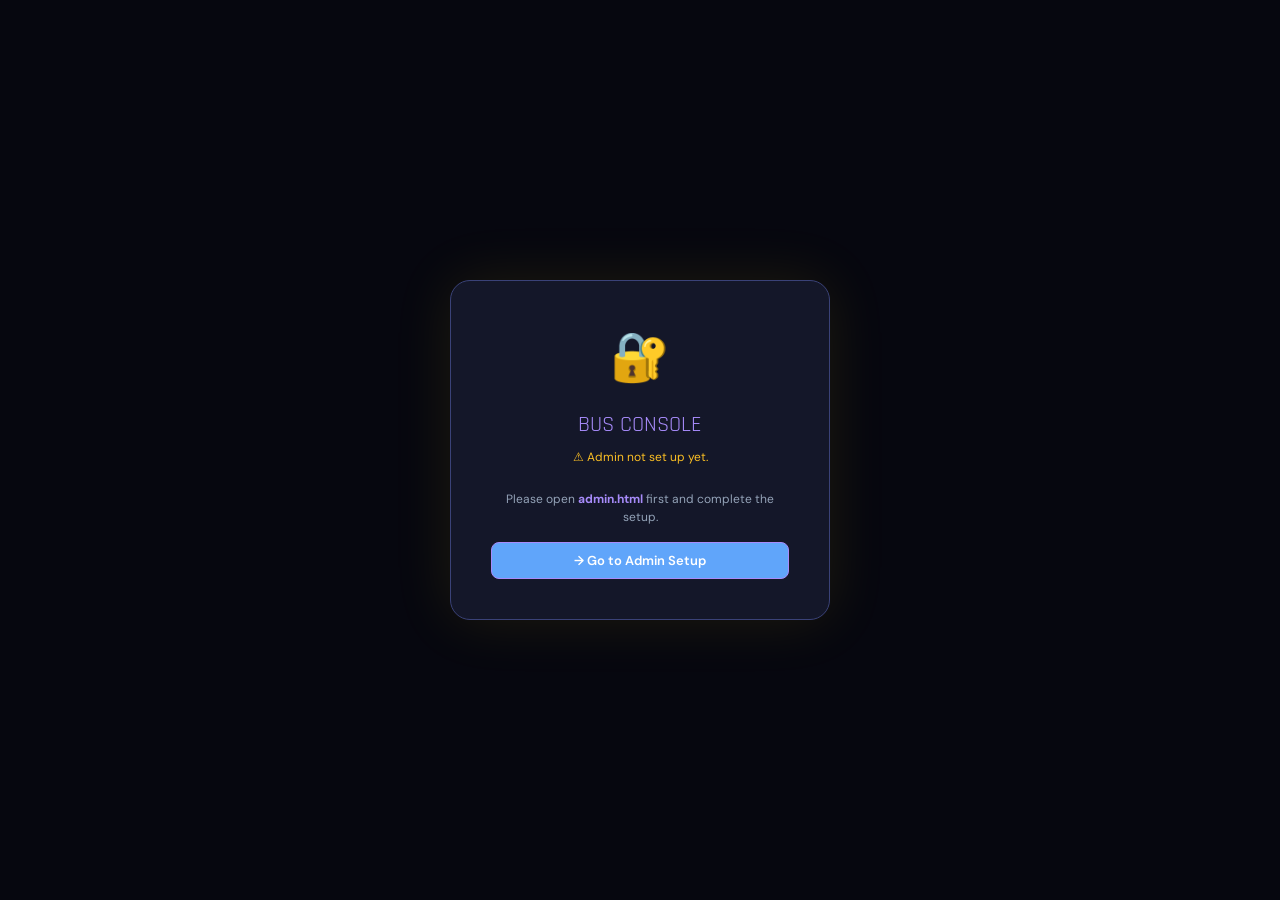
<file: buses.html>
<!DOCTYPE html>
<html lang="en">
<head>
<meta charset="UTF-8"/>
<meta name="viewport" content="width=device-width,initial-scale=1.0"/>
<title>Mahendra Bus Pass — Bus Console</title>
<style>
@import url('https://fonts.googleapis.com/css2?family=Rajdhani:wght@500;600;700&family=DM+Sans:wght@400;500;600&display=swap');

/* ══════════════════════════════════════════
   CSS VARIABLES
══════════════════════════════════════════ */

:root {
  --bg:        #06070f;
  --bg2:       #0d0f1e;
  --bg3:       #111328;
  --surface:   #141729;
  --surface2:  #1a1f38;
  --border:    #252a4a;
  --border2:   #3a4278;
  --neon:      #a78bfa;
  --neon2:     #60a5fa;
  --neon-dim:  rgba(167,139,250,0.10);
  --neon-glow: 0 0 16px rgba(167,139,250,0.45);
  --green:     #34d399;
  --amber:     #fbbf24;
  --red:       #f87171;
  --text:      #e2e8f0;
  --text2:     #94a3b8;
  --text3:     #475569;
  --radius:    12px;
  --font-head: 'Rajdhani', sans-serif;
  --font-body: 'DM Sans', sans-serif;
  --header-h:  58px;
  --mob-nav-h: 60px;
}

*, *::before, *::after { box-sizing: border-box; margin: 0; padding: 0; }
html { scroll-behavior: smooth; -webkit-text-size-adjust: 100%; }

body {
  font-family: var(--font-body);
  background: var(--bg);
  color: var(--text);
  min-height: 100vh;
  font-size: 14px;
  line-height: 1.5;
  -webkit-font-smoothing: antialiased;
  overscroll-behavior: none;
}

body::before {
  content: '';
  position: fixed; inset: 0;
  background-image:
    linear-gradient(rgba(96,165,250,0.04) 1px, transparent 1px),
    linear-gradient(90deg, rgba(167,139,250,0.04) 1px, transparent 1px);
  background-size: 40px 40px;
  pointer-events: none; z-index: 0;
}

/* ── HEADER ─────────────────────── */
.site-header {
  background: rgba(6,7,15,0.97);
  border-bottom: 1px solid var(--border);
  backdrop-filter: blur(12px);
  -webkit-backdrop-filter: blur(12px);
  position: sticky; top: 0; z-index: 50; width: 100%;
}
.header-inner {
  max-width: 1280px; margin: 0 auto;
  display: flex; align-items: center; justify-content: space-between;
  padding: 0 24px; height: var(--header-h); gap: 16px;
}
.brand { display: flex; align-items: center; gap: 10px; text-decoration: none; flex-shrink: 0; }
.brand-icon {
  width: 34px; height: 34px; border-radius: 8px;
  background: var(--neon-dim); border: 1px solid var(--neon2);
  display: flex; align-items: center; justify-content: center;
  font-size: 16px; color: var(--neon);
}
.brand-name {
  font-family: var(--font-head); font-size: 17px; font-weight: 700;
  background: linear-gradient(90deg, #a78bfa, #60a5fa, #34d399, #fbbf24, #f87171); -webkit-background-clip: text; -webkit-text-fill-color: transparent; background-clip: text; letter-spacing: 1px;
}
.brand-sub { font-size: 10px; color: var(--text2); letter-spacing: 0.5px; }

nav { display: flex; gap: 2px; }
.nav-link {
  display: flex; align-items: center; gap: 5px;
  padding: 6px 12px; border-radius: 7px;
  font-size: 12px; font-weight: 500; color: var(--text2);
  text-decoration: none; transition: all 0.15s;
  border: 1px solid transparent; font-family: var(--font-body); white-space: nowrap;
}
.nav-link:hover  { background: var(--neon-dim); color: var(--neon); border-color: var(--border2); }
.nav-link.active { background: var(--neon-dim); color: var(--neon); border-color: var(--neon2); }
.nav-icon { font-size: 14px; }

.sync-dot { width: 7px; height: 7px; border-radius: 50%; background: var(--text3); display: inline-block; flex-shrink: 0; }
.sync-dot.on { background: var(--green); box-shadow: 0 0 8px var(--green); }

/* ── MOBILE BOTTOM NAV ──────────── */
.mob-nav {
  display: none;
  position: fixed; bottom: 0; left: 0; right: 0;
  height: var(--mob-nav-h);
  background: rgba(6,7,15,0.97);
  border-top: 1px solid var(--border2);
  backdrop-filter: blur(16px);
  -webkit-backdrop-filter: blur(16px);
  z-index: 100;
  padding-bottom: env(safe-area-inset-bottom, 0px);
}
.mob-nav-inner { display: flex; align-items: stretch; height: 100%; padding: 0 4px; }
.mob-nav-link {
  flex: 1; display: flex; flex-direction: column;
  align-items: center; justify-content: center;
  gap: 3px; text-decoration: none; color: var(--text3);
  font-size: 9px; font-weight: 600; font-family: var(--font-body);
  letter-spacing: 0.3px; transition: all 0.15s;
  border-radius: 10px; margin: 6px 2px;
  text-transform: uppercase;
  -webkit-tap-highlight-color: transparent;
}
.mob-nav-link .mob-icon { font-size: 20px; line-height: 1; }
.mob-nav-link:hover,
.mob-nav-link.active { color: var(--neon); background: var(--neon-dim); }
.mob-nav-link.active .mob-icon { filter: drop-shadow(0 0 4px var(--neon)); }

/* ── MAIN ───────────────────────── */
main { max-width: 1280px; margin: 0 auto; padding: 28px 24px; position: relative; z-index: 1; }

/* ── PAGE HEADER ────────────────── */
.page-title { font-family: var(--font-head); font-size: 28px; font-weight: 700; color: #fff; letter-spacing: 1px; margin-bottom: 4px; }
.page-title span { color: var(--neon); text-shadow: var(--neon-glow); }
.page-sub { font-size: 12px; color: var(--text2); margin-bottom: 24px; }

/* ── CARDS ──────────────────────── */
.card { background: var(--surface); border: 1px solid var(--border); border-radius: var(--radius); padding: 20px; position: relative; overflow: hidden; }
.card::before { content: ''; position: absolute; top: 0; left: 0; right: 0; height: 2px; background: linear-gradient(90deg, transparent, #a78bfa, #60a5fa, #34d399, transparent); opacity: 0.6; }
.card-title { font-family: var(--font-head); font-size: 15px; font-weight: 600; color: var(--neon); letter-spacing: 0.5px; margin-bottom: 14px; display: flex; align-items: center; gap: 8px; }

/* ── STAT CARDS ─────────────────── */
.stat-grid { display: grid; grid-template-columns: repeat(4,1fr); gap: 14px; margin-bottom: 24px; }
.stat-card { background: var(--surface); border: 1px solid var(--border); border-radius: var(--radius); padding: 16px; display: flex; align-items: center; gap: 12px; transition: border-color 0.2s; }
.stat-card:hover { border-color: var(--neon2); }
.stat-icon { width: 44px; height: 44px; border-radius: 10px; background: var(--neon-dim); border: 1px solid var(--border2); display: flex; align-items: center; justify-content: center; font-size: 20px; flex-shrink: 0; }
.stat-val { font-family: var(--font-head); font-size: 28px; font-weight: 700; color: #fff; line-height: 1; }
.stat-lbl { font-size: 10px; color: var(--text2); margin-top: 3px; text-transform: uppercase; letter-spacing: 0.5px; }

/* ── BUTTONS ────────────────────── */
.btn { display: inline-flex; align-items: center; justify-content: center; gap: 6px; padding: 9px 18px; border-radius: 8px; cursor: pointer; font-size: 13px; font-weight: 600; font-family: var(--font-body); border: none; transition: all 0.15s; white-space: nowrap; text-decoration: none; -webkit-tap-highlight-color: transparent; touch-action: manipulation; }
.btn:active { transform: scale(0.97); }
.btn-neon    { background: var(--neon-dim); color: var(--neon);  border: 1px solid var(--neon2); box-shadow: 0 0 12px rgba(167,139,250,0.20); }
.btn-neon:hover    { background: rgba(167,139,250,0.2); box-shadow: var(--neon-glow); }
.btn-solid   { background: var(--neon2); color: #fff; border: 1px solid var(--neon); }
.btn-solid:hover   { background: var(--neon); color: var(--bg); }
.btn-ghost   { background: var(--surface2); color: var(--text2); border: 1px solid var(--border); }
.btn-ghost:hover   { border-color: var(--neon2); color: var(--neon); }
.btn-danger  { background: rgba(255,68,85,0.12); color: var(--red);   border: 1px solid rgba(255,68,85,0.3); }
.btn-danger:hover  { background: rgba(255,68,85,0.22); }
.btn-success { background: rgba(0,229,160,0.12); color: var(--green); border: 1px solid rgba(0,229,160,0.3); }
.btn-success:hover { background: rgba(0,229,160,0.22); }
.btn-full { width: 100%; justify-content: center; }
.btn-sm   { padding: 6px 12px; font-size: 12px; }

/* ── INPUTS ─────────────────────── */
.field { display: flex; flex-direction: column; gap: 5px; }
.field label { font-size: 11px; color: var(--text2); text-transform: uppercase; letter-spacing: 0.5px; }
.field input, .field select, .field textarea {
  background: var(--bg2); border: 1px solid var(--border);
  border-radius: 8px; color: var(--text);
  padding: 10px 12px; font-size: 16px; font-family: var(--font-body);
  transition: border-color 0.15s, box-shadow 0.15s;
  outline: none; width: 100%;
}
.field input:focus, .field select:focus, .field textarea:focus { border-color: var(--neon2); box-shadow: 0 0 0 3px rgba(96,165,250,0.15); }
.field select option { background: var(--bg2); }

/* ── FORM GRID ──────────────────── */
.form-grid { display: grid; grid-template-columns: 1fr 1fr; gap: 14px; }
.span2 { grid-column: span 2; }

/* ── TABLE ──────────────────────── */
.table-wrap { overflow-x: auto; border-radius: var(--radius); border: 1px solid var(--border); -webkit-overflow-scrolling: touch; }
table { width: 100%; border-collapse: collapse; font-size: 13px; min-width: 480px; }
thead th { padding: 10px 14px; text-align: left; background: var(--surface2); color: var(--neon); font-family: var(--font-head); font-size: 11px; font-weight: 600; text-transform: uppercase; letter-spacing: 0.8px; border-bottom: 1px solid var(--border2); white-space: nowrap; }
tbody td { padding: 10px 14px; border-bottom: 1px solid var(--border); color: var(--text); }
tbody tr:last-child td { border-bottom: none; }
tbody tr:hover td { background: var(--surface2); }

/* ── BADGES ─────────────────────── */
.badge { display: inline-block; font-size: 10px; font-weight: 600; padding: 2px 8px; border-radius: 20px; white-space: nowrap; text-transform: uppercase; letter-spacing: 0.5px; }
.badge-blue  { background: rgba(167,139,250,0.12); color: var(--neon);  border: 1px solid rgba(167,139,250,0.3); }
.badge-green { background: rgba(0,229,160,0.12); color: var(--green); border: 1px solid rgba(0,229,160,0.3); }
.badge-amber { background: rgba(255,176,32,0.12);color: var(--amber); border: 1px solid rgba(255,176,32,0.3); }
.badge-red   { background: rgba(255,68,85,0.12); color: var(--red);   border: 1px solid rgba(255,68,85,0.3); }

/* ── MODAL ──────────────────────── */
.modal-overlay { position: fixed; inset: 0; background: rgba(0,0,0,0.8); display: flex; align-items: center; justify-content: center; z-index: 200; padding: 16px; backdrop-filter: blur(4px); -webkit-backdrop-filter: blur(4px); }
.modal-overlay.hidden { display: none; }
.modal { background: var(--bg3); border: 1px solid var(--border2); border-radius: 16px; padding: 24px; width: 100%; max-width: 520px; max-height: 90vh; overflow-y: auto; box-shadow: 0 0 40px rgba(167,139,250,0.1); -webkit-overflow-scrolling: touch; }
.modal-header { display: flex; justify-content: space-between; align-items: center; margin-bottom: 20px; }
.modal-title  { font-family: var(--font-head); font-size: 18px; font-weight: 700; color: var(--neon); }
.modal-close  { background: none; border: none; color: var(--text2); cursor: pointer; font-size: 22px; padding: 4px; }
.modal-footer { display: flex; gap: 10px; margin-top: 20px; flex-wrap: wrap; }

/* ── TOAST ──────────────────────── */
.toast { position: fixed; bottom: 24px; right: 16px; left: 16px; max-width: 380px; margin: 0 auto; padding: 12px 18px; border-radius: 10px; font-size: 13px; font-weight: 500; z-index: 999; box-shadow: 0 8px 32px rgba(0,0,0,0.5); transition: all 0.3s; pointer-events: none; font-family: var(--font-body); text-align: center; }
.toast.success { background: rgba(0,229,160,0.15); border: 1px solid rgba(0,229,160,0.4); color: var(--green); }
.toast.error   { background: rgba(255,68,85,0.15);  border: 1px solid rgba(255,68,85,0.4);  color: var(--red); }
.toast.info    { background: rgba(167,139,250,0.12);  border: 1px solid rgba(167,139,250,0.3);  color: var(--neon); }
.toast.hidden  { opacity: 0; transform: translateY(10px); pointer-events: none; }

/* ── FILTER BAR ─────────────────── */
.filter-bar { display: flex; gap: 8px; margin-bottom: 18px; flex-wrap: wrap; align-items: flex-end; }
.filter-bar input, .filter-bar select { background: var(--surface); border: 1px solid var(--border); border-radius: 8px; color: var(--text); padding: 9px 12px; font-size: 16px; font-family: var(--font-body); outline: none; transition: border-color 0.15s; }
.filter-bar input:focus, .filter-bar select:focus { border-color: var(--neon2); }
.filter-bar input[type="text"] { flex: 1; min-width: 140px; }

/* ── GRID LAYOUTS ───────────────── */
.two-col   { display: grid; grid-template-columns: 1fr 1fr; gap: 16px; }
.three-col { display: grid; grid-template-columns: repeat(3,1fr); gap: 16px; }

/* ── EMPTY STATE ─────────────────── */
.empty { text-align: center; padding: 50px 20px; color: var(--text3); }
.empty-icon { font-size: 44px; margin-bottom: 12px; opacity: 0.5; }

/* ── SCROLLBAR ──────────────────── */
::-webkit-scrollbar { width: 4px; height: 4px; }
::-webkit-scrollbar-track { background: var(--bg2); }
::-webkit-scrollbar-thumb { background: var(--border2); border-radius: 2px; }
::-webkit-scrollbar-thumb:hover { background: var(--neon2); }

/* ── ANIMATIONS ─────────────────── */
@keyframes fadeUp   { from { opacity:0; transform:translateY(12px); } to { opacity:1; transform:translateY(0); } }
@keyframes pulse    { 0%,100% { opacity:1; } 50% { opacity:0.5; } }
@keyframes scanLine { 0% { top:0; } 100% { top:100%; } }
.fade-up { animation: fadeUp 0.25s ease both; }

/* ── NEON DIVIDER ───────────────── */
.neon-line { height: 1px; background: linear-gradient(90deg, transparent, var(--neon), transparent); margin: 20px 0; opacity: 0.4; }

/* ══════════════════════════════════════════
   RESPONSIVE — TABLET (max 1024px)
══════════════════════════════════════════ */
@media (max-width: 1024px) {
  .stat-grid { grid-template-columns: repeat(2,1fr); gap: 10px; }
  .header-inner { padding: 0 16px; gap: 10px; }
  .nav-link { padding: 6px 8px; font-size: 11px; }
  main { padding: 20px 16px; }
  .three-col { grid-template-columns: 1fr 1fr; }
}

/* ══════════════════════════════════════════
   RESPONSIVE — MOBILE (max 640px)
══════════════════════════════════════════ */
@media (max-width: 640px) {
  nav { display: none !important; }
  .mob-nav { display: flex; }

  main {
    padding: 14px 12px;
    padding-bottom: calc(var(--mob-nav-h) + 20px + env(safe-area-inset-bottom, 0px));
  }

  .header-inner { padding: 0 12px; height: 50px; gap: 8px; }
  .brand-name   { font-size: 14px; }
  .brand-sub    { display: none; }
  .brand-icon   { width: 30px; height: 30px; font-size: 14px; }

  .toast {
    bottom: calc(var(--mob-nav-h) + 12px + env(safe-area-inset-bottom, 0px));
    left: 12px; right: 12px; max-width: 100%;
  }

  .page-title { font-size: 20px; }
  .page-sub   { margin-bottom: 14px; }

  .stat-grid  { grid-template-columns: repeat(2,1fr); gap: 8px; margin-bottom: 14px; }
  .stat-card  { padding: 12px 10px; gap: 8px; }
  .stat-icon  { width: 36px; height: 36px; font-size: 16px; }
  .stat-val   { font-size: 22px; }
  .stat-lbl   { font-size: 9px; }

  .two-col, .three-col { grid-template-columns: 1fr; }
  .form-grid { grid-template-columns: 1fr; }
  .span2     { grid-column: span 1; }

  .card        { padding: 12px; }
  .card-title  { font-size: 13px; }

  .btn    { padding: 10px 14px; font-size: 13px; }
  .btn-sm { padding: 8px 12px;  font-size: 12px; }

  .modal-overlay { padding: 0; align-items: flex-end; }
  .modal {
    border-radius: 20px 20px 0 0;
    max-height: 92vh; padding: 20px 14px;
    padding-bottom: calc(16px + env(safe-area-inset-bottom, 0px));
  }

  table     { font-size: 12px; }
  thead th  { padding: 8px 10px; font-size: 10px; }
  tbody td  { padding: 8px 10px; }

  .filter-bar { gap: 6px; }
  .filter-bar input[type="text"] { min-width: 100%; }
  .filter-bar select { width: 100%; }
}


/* ── FILTER BAR MOBILE ── */
@media (max-width: 640px) {
  .filter-bar .btn { flex: 1 1 auto; }
  .filter-bar { align-items: stretch; }
}

/* ══════════════════════════════════════════
   RESPONSIVE — SMALL MOBILE (max 380px)
══════════════════════════════════════════ */
@media (max-width: 380px) {
  .stat-card  { padding: 10px 8px; gap: 6px; }
  .stat-icon  { width: 30px; height: 30px; font-size: 13px; }
  .stat-val   { font-size: 19px; }
  main        { padding: 10px 10px; }
  .page-title { font-size: 18px; }
}

/* ══════════════════════════════════════════
   HAMBURGER MENU
══════════════════════════════════════════ */
.ham-btn {
  display:none; flex-direction:column; justify-content:center;
  align-items:center; gap:5px; width:38px; height:38px;
  background:var(--surface); border:1px solid var(--border2);
  border-radius:9px; cursor:pointer; padding:7px; flex-shrink:0;
  -webkit-tap-highlight-color:transparent; transition:border-color 0.15s;
  position:relative; z-index:300;
}
.ham-btn:hover { border-color:var(--neon2); }
.ham-btn span {
  display:block; width:18px; height:2px; background:var(--text2);
  border-radius:2px; transition:all 0.25s ease; transform-origin:center;
  pointer-events:none;
}
.ham-btn.open span:nth-child(1){ transform:translateY(7px) rotate(45deg); background:var(--neon); }
.ham-btn.open span:nth-child(2){ opacity:0; transform:scaleX(0); }
.ham-btn.open span:nth-child(3){ transform:translateY(-7px) rotate(-45deg); background:var(--neon); }
.ham-btn-float { position:fixed; top:12px; right:12px; z-index:300; }

.ham-menu {
  display:none; position:fixed; top:58px; left:0; right:0;
  background:rgba(6,7,15,0.98); border-bottom:1px solid var(--border2);
  backdrop-filter:blur(16px); -webkit-backdrop-filter:blur(16px);
  z-index:250; padding:8px 12px 16px;
  max-height:calc(100vh - 58px); overflow-y:auto;
}
.ham-menu a {
  display:flex; align-items:center; gap:14px; padding:14px 16px;
  border-radius:10px; text-decoration:none; color:var(--text2);
  font-size:15px; font-weight:600; font-family:var(--font-body);
  transition:all 0.15s; border:1px solid transparent; margin-bottom:2px;
  -webkit-tap-highlight-color:transparent;
}
.ham-menu a:hover, .ham-menu a.active {
  background:var(--neon-dim); color:var(--neon); border-color:var(--border2);
}
.ham-menu a .ham-icon { font-size:20px; width:26px; text-align:center; }

.ham-menu-overlay {
  display:none; position:fixed; inset:0; z-index:200;
  background:rgba(0,0,0,0.5); pointer-events:none;
}
.ham-menu-overlay[style*="block"] { pointer-events:auto; }

@keyframes fadeDown {
  from { opacity:0; transform:translateY(-8px); }
  to   { opacity:1; transform:translateY(0); }
}

@media (max-width:640px) {
  nav { display:none !important; }
  .ham-btn { display:flex !important; }
  .mob-nav { display:none !important; }
  main { padding: 14px 12px; padding-bottom: calc(40px + env(safe-area-inset-bottom, 0px)); }
  .header-inner { padding:0 12px; height:50px; gap:8px; }
  .brand-name { font-size:14px; }
  .brand-sub  { display:none; }
  .brand-icon { width:30px; height:30px; font-size:14px; }
  .toast { bottom:16px; left:12px; right:12px; max-width:100%; }
  .ham-menu { top:50px; max-height:calc(100vh - 50px); }
}

/* ── Password Show/Hide Eye Button ── */
.pass-wrap {
  position: relative;
  width: 100%;
  margin-bottom: 10px;
}
.pass-wrap .lock-input,
.pass-wrap input[type="password"],
.pass-wrap input[type="text"] {
  margin-bottom: 0;
  padding-right: 46px;
  width: 100%;
  box-sizing: border-box;
}
.pass-eye-btn {
  position: absolute;
  right: 12px;
  top: 50%;
  transform: translateY(-50%);
  background: none;
  border: none;
  cursor: pointer;
  font-size: 18px;
  color: var(--text2);
  padding: 4px;
  line-height: 1;
  -webkit-tap-highlight-color: transparent;
  transition: color 0.15s;
  z-index: 2;
}
.pass-eye-btn:hover { color: var(--neon); }

/* ── SVG NAV ICONS ─────────────────────────────── */
.nav-svg-icon svg {
  width: 100%; height: 100%;
  display: block;
  stroke: currentColor;
  fill: none;
}
.nav-link .nav-svg-icon,
.nav-link svg { flex-shrink: 0; }

/* Ensure nav-link svg inherits color */
.nav-link:hover .nav-svg-icon svg,
.mob-nav-link:hover .nav-svg-icon svg { stroke: var(--neon); }
.nav-link.active .nav-svg-icon svg,
.mob-nav-link.active .nav-svg-icon svg { stroke: var(--neon); }

/* Eye button sizing */
.pass-eye { display:inline-flex; align-items:center; justify-content:center; }
.pass-eye svg { pointer-events: none; }
.pass-eye-btn { display:inline-flex; align-items:center; justify-content:center; }
.pass-eye-btn svg { pointer-events: none; }

/* Button SVG icons */
.btn svg, button svg { vertical-align: middle; flex-shrink: 0; }

</style>
<style>
/* ── BUS CONSOLE SPECIFIC ── */
.bus-grid-main {
  display: grid;
  grid-template-columns: repeat(auto-fill, minmax(200px, 1fr));
  gap: 14px;
  margin-bottom: 24px;
}

.bus-card {
  background: var(--surface);
  border: 1px solid var(--border);
  border-radius: 14px;
  padding: 16px;
  cursor: pointer;
  transition: all 0.2s;
  position: relative;
  overflow: hidden;
}
.bus-card::before {
  content: '';
  position: absolute;
  top: 0; left: 0; right: 0; height: 3px;
  background: linear-gradient(90deg, var(--neon2), var(--neon));
  opacity: 0;
  transition: opacity 0.2s;
}
.bus-card:hover { border-color: var(--neon2); transform: translateY(-3px); box-shadow: 0 8px 28px rgba(255,215,0,0.12); }
.bus-card:hover::before { opacity: 1; }
.bus-card:active { transform: scale(0.98); }

.bus-card-header {
  display: flex; align-items: center; justify-content: space-between;
  margin-bottom: 10px;
}
.bus-card-name {
  font-family: var(--font-head); font-size: 20px; font-weight: 700;
  color: var(--neon); letter-spacing: 0.5px;
}
.bus-card-status {
  width: 8px; height: 8px; border-radius: 50%; flex-shrink: 0;
}

.bus-card-stats {
  display: grid; grid-template-columns: 1fr 1fr;
  gap: 6px; margin-bottom: 10px;
}
.bus-stat-mini {
  background: var(--bg2); border-radius: 8px; padding: 7px;
  text-align: center;
}
.bus-stat-mini .val { font-family: var(--font-head); font-size: 18px; font-weight: 700; line-height: 1; }
.bus-stat-mini .lbl { font-size: 9px; color: var(--text2); text-transform: uppercase; letter-spacing: 0.5px; margin-top: 2px; }

.bus-card-bar {
  height: 5px; background: var(--border); border-radius: 3px;
  overflow: hidden; margin-bottom: 8px;
}
.bus-card-fill { height: 100%; border-radius: 3px; transition: width 0.5s; }

.bus-card-footer {
  display: flex; align-items: center; justify-content: space-between;
  font-size: 11px; color: var(--text2);
}

/* ── DETAIL PANEL (RIGHT SIDE) ── */
.console-layout {
  display: grid;
  grid-template-columns: 1fr;
  gap: 20px;
  align-items: flex-start;
}

.detail-panel {
  position: sticky;
  top: calc(var(--header-h) + 16px);
  background: var(--surface);
  border: 1px solid var(--border2);
  border-radius: 16px;
  overflow: hidden;
  animation: fadeUp 0.2s ease both;
}

.detail-panel-head {
  background: linear-gradient(135deg, var(--bg3), var(--surface2));
  border-bottom: 1px solid var(--border);
  padding: 20px;
}
.detail-panel-body { padding: 16px; }

.detail-bus-name {
  font-family: var(--font-head); font-size: 28px; font-weight: 700;
  color: var(--neon); text-shadow: var(--neon-glow); letter-spacing: 1px;
}

.detail-stat-row {
  display: grid; grid-template-columns: repeat(3, 1fr); gap: 8px;
  margin-bottom: 14px;
}
.d-stat {
  background: var(--bg2); border: 1px solid var(--border);
  border-radius: 10px; padding: 10px; text-align: center;
}
.d-stat .dv { font-family: var(--font-head); font-size: 22px; font-weight: 700; }
.d-stat .dl { font-size: 9px; color: var(--text2); text-transform: uppercase; letter-spacing: 0.5px; margin-top: 2px; }

/* ── STUDENT LIST IN PANEL ── */
.panel-stu {
  display: flex; align-items: center; justify-content: space-between;
  padding: 8px 10px; border-radius: 8px; margin-bottom: 5px;
  background: var(--bg2); border: 1px solid var(--border);
  font-size: 12px; transition: border-color 0.15s;
}
.panel-stu:hover { border-color: var(--border2); }
.panel-stu .ps-name { font-weight: 600; color: var(--text); }
.panel-stu .ps-roll { color: var(--text2); font-size: 11px; margin-top: 1px; }

/* ── ADD BUS FORM ── */
.add-bus-form {
  background: var(--surface);
  border: 1px solid var(--border);
  border-radius: 14px;
  padding: 20px;
  margin-bottom: 20px;
}

/* ── FILTER BAR ── */
.bus-filter-bar {
  display: flex; gap: 8px; margin-bottom: 16px; flex-wrap: wrap; align-items: center;
}
.bus-filter-bar input, .bus-filter-bar select {
  background: var(--surface); border: 1px solid var(--border);
  border-radius: 8px; color: var(--text); padding: 8px 12px;
  font-size: 12px; font-family: var(--font-body); outline: none;
  transition: border-color 0.15s;
}
.bus-filter-bar input:focus, .bus-filter-bar select:focus { border-color: var(--neon2); }

/* ── PANEL TABS ── */
.p-tab-bar { display: flex; gap: 4px; margin-bottom: 12px; }
.p-tab {
  flex: 1; padding: 6px; border-radius: 7px; font-size: 11px; font-weight: 600;
  cursor: pointer; border: 1px solid var(--border); background: transparent;
  color: var(--text2); transition: all 0.15s; font-family: var(--font-body);
  text-align: center;
}
.p-tab.active { background: var(--neon-dim); color: var(--neon); border-color: var(--neon2); }

.panel-list { max-height: 280px; overflow-y: auto; padding-right: 2px; }

/* ── INCHARGE BADGE ── */
.ic-badge {
  display: inline-flex; align-items: center; gap: 5px;
  background: rgba(0,229,160,0.08); border: 1px solid rgba(0,229,160,0.25);
  border-radius: 8px; padding: 6px 10px; font-size: 11px; color: var(--green);
  margin-bottom: 8px;
}

/* ── ROUTE FIELD ── */
.route-field {
  background: var(--bg2); border: 1px solid var(--border);
  border-radius: 8px; color: var(--text); padding: 9px 12px;
  font-size: 12px; font-family: var(--font-body); outline: none;
  width: 100%; transition: border-color 0.15s;
}
.route-field:focus { border-color: var(--neon2); }

.empty-panel {
  text-align: center; padding: 40px 20px; color: var(--text3);
}
.empty-panel .ep-icon { font-size: 42px; margin-bottom: 10px; opacity: 0.4; }
.empty-panel .ep-text { font-size: 13px; }

/* ── LOCK SCREEN ── */
.lock-screen {
  position: fixed; inset: 0; background: var(--bg);
  display: flex; align-items: center; justify-content: center; z-index: 9999;
  pointer-events: auto;
  touch-action: auto;
}
.lock-card {
  background: var(--surface); border: 1px solid var(--border2);
  border-radius: 20px; padding: 40px; max-width: 380px; width: 90%;
  text-align: center; box-shadow: 0 0 60px rgba(255,215,0,0.1);
  pointer-events: auto; position: relative; z-index: 1;
}
.lock-icon  { font-size: 48px; margin-bottom: 16px; }
.lock-title { font-family: var(--font-head); font-size: 22px; color: var(--neon); margin-bottom: 6px; }
.lock-sub   { font-size: 12px; color: var(--text2); margin-bottom: 24px; }
.lock-input {
  width: 100%; background: var(--bg2); border: 1px solid var(--border2);
  border-radius: 10px; color: var(--text); padding: 12px 16px;
  font-size: 14px; font-family: var(--font-body); outline: none; margin-bottom: 10px;
  cursor: text; user-select: text; -webkit-user-select: text;
  pointer-events: auto; touch-action: auto; position: relative; z-index: 1;
}
.lock-input:focus { border-color: var(--neon); box-shadow: 0 0 0 3px rgba(96,165,250,0.15); }
.lock-error { color: var(--red); font-size: 12px; margin-top: 8px; display: none; }

/* ── RESPONSIVE ── */
@media (max-width: 1024px) {
  .console-layout { grid-template-columns: 1fr; }
  .detail-panel { position: static; }
  .bus-grid-main { grid-template-columns: repeat(auto-fill, minmax(160px, 1fr)); gap: 10px; }
}
@media (max-width: 640px) {
  .bus-grid-main { grid-template-columns: repeat(2, 1fr); gap: 8px; }
  .bus-card { padding: 12px; }
  .bus-card-name { font-size: 17px; }
  .detail-stat-row { grid-template-columns: repeat(3, 1fr); }
}

/* ══ BUS ENTRY PANEL — fullscreen overlay modal ══ */
#busEntryPanel {
  display: none;
  position: fixed;
  inset: 0;
  z-index: 400;
  background: rgba(0,0,0,0.65);
  backdrop-filter: blur(6px);
  -webkit-backdrop-filter: blur(6px);
  align-items: center;
  justify-content: center;
  padding: 16px;
  overflow-y: auto;
}
#busEntryPanel.open { display: flex; }
#busEntryInner {
  background: var(--bg2);
  border: 1px solid var(--border2);
  border-radius: 20px;
  width: 100%;
  max-width: 700px;
  padding: 24px;
  margin: auto;
  box-shadow: 0 0 60px rgba(167,139,250,0.15);
}
#busEntryInner { animation: bseSlideIn 0.2s ease both; }
@keyframes bseSlideIn {
  from { opacity:0; transform: translateY(-16px) scale(0.98); }
  to   { opacity:1; transform: translateY(0) scale(1); }
}
@media(max-width:640px){
  #busEntryPanel { padding: 16px; align-items: center; }
  #busEntryInner { border-radius: 20px; max-height: 92vh; overflow-y: auto; margin: auto; }
}
.bse-bus-grid{display:grid;grid-template-columns:repeat(auto-fill,minmax(130px,1fr));gap:12px;}
.bse-bus-tile{background:var(--surface);border:2px solid var(--border);border-radius:14px;padding:16px 12px;text-align:center;cursor:pointer;transition:all 0.18s;}
.bse-bus-tile:hover{border-color:var(--neon2);transform:translateY(-3px);box-shadow:0 8px 24px rgba(0,0,0,0.4);}
.bse-bus-tile.selected{border-color:var(--neon);background:var(--neon-dim);box-shadow:0 0 0 2px var(--neon2);}
.bse-bus-tile-icon{font-size:28px;margin-bottom:6px;}
.bse-bus-tile-label{font-family:var(--font-head);font-size:15px;font-weight:700;color:var(--neon);letter-spacing:0.5px;}
.bse-bus-tile-count{font-size:10px;color:var(--text2);margin-top:3px;}
.bse-folder-tabs{display:grid;grid-template-columns:1fr 1fr;gap:14px;margin-top:4px;}
.bse-folder-tab{background:var(--surface);border:2px solid var(--border);border-radius:16px;padding:20px 16px;text-align:center;cursor:pointer;transition:all 0.2s;}
.bse-folder-tab:hover{transform:translateY(-4px);box-shadow:0 10px 30px rgba(0,0,0,0.4);}
.bse-boys-tab{border-color:rgba(116,176,255,0.3);}
.bse-boys-tab:hover,.bse-boys-tab.active{border-color:#74b0ff;background:rgba(116,176,255,0.08);box-shadow:0 0 0 2px rgba(116,176,255,0.3);}
.bse-girls-tab{border-color:rgba(255,176,224,0.3);}
.bse-girls-tab:hover,.bse-girls-tab.active{border-color:#ffb0e0;background:rgba(255,176,224,0.08);box-shadow:0 0 0 2px rgba(255,176,224,0.3);}
.bse-folder-tab-icon{font-size:30px;margin-bottom:4px;}
.bse-folder-tab-label{font-family:var(--font-head);font-size:16px;font-weight:700;letter-spacing:0.5px;}
.bse-boys-tab .bse-folder-tab-label{color:#74b0ff;}
.bse-girls-tab .bse-folder-tab-label{color:#ffb0e0;}
.bse-folder-tab-count{font-size:11px;color:var(--text3);margin-top:2px;}
.bse-boys-tab.active .bse-folder-tab-count{color:#74b0ff;}
.bse-girls-tab.active .bse-folder-tab-count{color:#ffb0e0;}
.bse-gender-strip{display:flex;align-items:center;gap:10px;padding:10px 16px;border-radius:10px;margin-bottom:18px;font-family:var(--font-head);font-size:14px;font-weight:600;letter-spacing:0.5px;}
.bse-gender-strip.boys{background:rgba(116,176,255,0.08);border:1px solid rgba(116,176,255,0.3);color:#74b0ff;}
.bse-gender-strip.girls{background:rgba(255,176,224,0.08);border:1px solid rgba(255,176,224,0.3);color:#ffb0e0;}
.bse-student-list{display:flex;flex-direction:column;gap:8px;}
.bse-student-card{background:var(--surface);border:1px solid var(--border);border-radius:10px;padding:12px 14px;display:flex;align-items:center;gap:12px;transition:border-color 0.15s;}
.bse-student-card:hover{border-color:var(--border2);}
.bse-boys-card:hover{border-color:rgba(116,176,255,0.5);}
.bse-girls-card:hover{border-color:rgba(255,176,224,0.5);}
.bse-student-avatar{width:38px;height:38px;border-radius:9px;flex-shrink:0;display:flex;align-items:center;justify-content:center;font-size:18px;}
.bse-student-avatar.boys{background:rgba(116,176,255,0.15);border:1px solid rgba(116,176,255,0.3);}
.bse-student-avatar.girls{background:rgba(255,176,224,0.15);border:1px solid rgba(255,176,224,0.3);}
.bse-student-info{flex:1;min-width:0;}
.bse-student-name{font-size:13px;font-weight:600;color:#fff;white-space:nowrap;overflow:hidden;text-overflow:ellipsis;}
.bse-student-meta{font-size:11px;color:var(--text2);margin-top:2px;}
.bse-student-actions{display:flex;gap:6px;flex-shrink:0;}
.bse-step-bar{display:flex;align-items:center;gap:0;margin-bottom:24px;}
.bse-step{display:flex;align-items:center;gap:8px;font-size:12px;font-weight:600;font-family:var(--font-head);letter-spacing:0.5px;}
.bse-step-num{width:26px;height:26px;border-radius:50%;display:flex;align-items:center;justify-content:center;font-size:12px;font-weight:700;border:2px solid var(--border2);color:var(--text3);background:var(--surface);flex-shrink:0;transition:all 0.2s;}
.bse-step.active .bse-step-num{border-color:var(--neon);color:var(--neon);background:var(--neon-dim);}
.bse-step.done .bse-step-num{border-color:var(--green);color:var(--green);background:rgba(0,229,160,0.1);}
.bse-step-label{color:var(--text3);transition:color 0.2s;}
.bse-step.active .bse-step-label{color:var(--neon);}
.bse-step.done .bse-step-label{color:var(--green);}
.bse-step-line{flex:1;height:1px;background:var(--border);margin:0 10px;min-width:20px;}
.bse-mini-stats{display:flex;gap:8px;flex-wrap:wrap;margin-bottom:18px;}
.bse-mini-stat{background:var(--surface);border:1px solid var(--border);border-radius:8px;padding:8px 14px;text-align:center;flex:1;min-width:80px;}
.bse-mini-stat-val{font-family:var(--font-head);font-size:20px;font-weight:700;color:#fff;}
.bse-mini-stat-lbl{font-size:9px;color:var(--text2);text-transform:uppercase;letter-spacing:0.5px;}
.bse-modal-overlay{position:fixed;inset:0;background:rgba(0,0,0,0.7);display:flex;align-items:center;justify-content:center;z-index:300;padding:20px;backdrop-filter:blur(6px);opacity:0;pointer-events:none;transition:opacity 0.2s;}
.bse-modal-overlay.open{opacity:1;pointer-events:auto;}
.bse-modal{background:var(--surface);border:1px solid var(--border2);border-radius:18px;width:100%;max-width:560px;max-height:90vh;overflow-y:auto;padding:28px 24px;box-shadow:0 0 60px rgba(6,182,212,0.12);transform:translateY(20px);transition:transform 0.2s;}
.bse-modal-overlay.open .bse-modal{transform:translateY(0);}
.bse-modal-title{font-family:var(--font-head);font-size:18px;font-weight:700;color:var(--neon);margin-bottom:4px;letter-spacing:0.5px;}
.bse-modal-title.boys-title{color:#74b0ff;}
.bse-modal-title.girls-title{color:#ffb0e0;}
.bse-filter-bar{display:flex;gap:8px;margin-bottom:14px;flex-wrap:wrap;}
.bse-filter-bar input,.bse-filter-bar select{flex:1;background:var(--bg2);border:1px solid var(--border);border-radius:8px;color:var(--text);padding:9px 14px;font-size:13px;font-family:var(--font-body);outline:none;transition:border-color 0.15s;}
.bse-filter-bar input:focus{border-color:var(--neon2);}
@media(max-width:640px){
  .bse-folder-tabs{gap:8px;}
  .bse-folder-tab{padding:12px 10px;}
  .bse-bus-grid{grid-template-columns:repeat(auto-fill,minmax(100px,1fr));gap:8px;}
  .bse-modal{padding:20px 14px;}
  .bse-step-label{display:none;}
}

/* ══════════════════════════════════════════════════════
   COMPREHENSIVE RESPONSIVE FIX — Mobile & Desktop
   Applied to all pages
══════════════════════════════════════════════════════ */

/* ── PAGE HEADER ROW: title + buttons wrap properly ── */
.page-header-row {
  display: flex;
  align-items: flex-start;
  justify-content: space-between;
  flex-wrap: wrap;
  gap: 10px;
  margin-bottom: 4px;
}
.page-header-actions {
  display: flex;
  gap: 6px;
  flex-wrap: wrap;
  align-items: center;
  flex-shrink: 0;
}

/* ── FIXED FOOTER HEIGHT VARIABLE ── */
:root {
  --footer-h: 36px;
}

/* ── MAIN CONTENT: always clears fixed footer ── */
main {
  padding-bottom: calc(var(--footer-h) + 20px) !important;
}

/* ── STAT GRID: uniform across pages ── */
.stat-grid {
  display: grid;
  gap: 12px;
  margin-bottom: 20px;
}

/* ── FILTER BAR: full responsive ── */
.filter-bar {
  display: flex;
  gap: 8px;
  flex-wrap: wrap;
  align-items: center;
  margin-bottom: 16px;
}
.filter-bar input[type="text"],
.filter-bar input[type="search"] {
  flex: 1 1 180px;
  min-width: 0;
}
.filter-bar select {
  flex: 0 1 auto;
  min-width: 120px;
}
.filter-bar .btn {
  flex: 0 0 auto;
  white-space: nowrap;
}

/* ── MODAL FOOTER BUTTONS ── */
.modal-footer {
  display: flex;
  gap: 8px;
  flex-wrap: wrap;
  margin-top: 18px;
}
.modal-footer .btn {
  flex: 1 1 auto;
  min-width: 120px;
  justify-content: center;
}

/* ── CARD TITLE WITH BUTTONS ── */
.card-title {
  display: flex;
  align-items: center;
  justify-content: space-between;
  flex-wrap: wrap;
  gap: 8px;
}

/* ── TABLE: proper overflow on all screens ── */
.table-wrap {
  overflow-x: auto;
  -webkit-overflow-scrolling: touch;
  border-radius: var(--radius);
  border: 1px solid var(--border);
}
table {
  width: 100%;
  min-width: 480px;
  border-collapse: collapse;
  font-size: 13px;
}

/* ── BUTTON GROUPS: wrap nicely ── */
.btn-group {
  display: flex;
  gap: 6px;
  flex-wrap: wrap;
  align-items: center;
}

/* ══ TABLET (769px – 1024px) ══ */
@media (max-width: 1024px) {
  .stat-grid { grid-template-columns: repeat(3, 1fr); gap: 10px; }
  main { padding: 20px 16px; padding-bottom: calc(var(--footer-h) + 20px) !important; }
  .header-inner { padding: 0 16px; }
  .nav-link { padding: 6px 8px; font-size: 11px; }
  .three-col { grid-template-columns: 1fr 1fr; }
  .two-col { grid-template-columns: 1fr 1fr; }
  .form-grid { grid-template-columns: 1fr 1fr; }
}

/* ══ MOBILE (≤ 640px) ══ */
@media (max-width: 640px) {

  /* ── Header ── */
  .header-inner {
    padding: 0 12px;
    height: 50px;
    gap: 8px;
  }
  .brand-name { font-size: 14px; }
  .brand-sub  { display: none; }
  .brand-icon { width: 30px; height: 30px; font-size: 14px; }

  /* ── Nav ── */
  nav { display: none !important; }
  .ham-btn { display: flex !important; }
  .mob-nav { display: none !important; }
  .ham-menu { top: 50px; max-height: calc(100vh - 50px); }

  /* ── Main padding: header(50) + ham gap + fixed footer(36) ── */
  main {
    padding: 12px 12px !important;
    padding-bottom: calc(var(--footer-h) + 24px + env(safe-area-inset-bottom, 0px)) !important;
  }

  /* ── Page title ── */
  .page-title { font-size: 20px; }
  .page-sub   { font-size: 11px; margin-bottom: 12px; }

  /* ── Stat cards: 2 col on mobile ── */
  .stat-grid {
    grid-template-columns: repeat(2, 1fr) !important;
    gap: 8px !important;
    margin-bottom: 14px;
  }
  .stat-card  { padding: 10px 8px; gap: 8px; }
  .stat-icon  { width: 34px; height: 34px; font-size: 15px; }
  .stat-val   { font-size: 20px; }
  .stat-lbl   { font-size: 9px; }

  /* ── Grids collapse to 1 col ── */
  .two-col, .three-col { grid-template-columns: 1fr !important; }
  .form-grid { grid-template-columns: 1fr !important; }
  .span2     { grid-column: span 1 !important; }

  /* ── Cards ── */
  .card { padding: 12px; }
  .card-title { font-size: 13px; gap: 6px; }

  /* ── Buttons ── */
  .btn    { padding: 10px 12px; font-size: 13px; }
  .btn-sm { padding: 8px 10px; font-size: 12px; }
  .btn-full { width: 100%; justify-content: center; }

  /* ── Filter bar: stack inputs vertically ── */
  .filter-bar {
    flex-direction: column;
    align-items: stretch;
    gap: 6px;
  }
  .filter-bar input,
  .filter-bar select,
  .filter-bar .btn { width: 100%; flex: unset; }

  /* ── Table ── */
  table    { font-size: 12px; }
  thead th { padding: 8px 10px; font-size: 10px; }
  tbody td { padding: 8px 10px; }

  /* ── Modal ── */
  .modal-overlay { padding: 0; align-items: flex-end; }
  .modal {
    border-radius: 20px 20px 0 0;
    max-height: 92vh;
    padding: 20px 14px;
    padding-bottom: calc(16px + env(safe-area-inset-bottom, 0px));
  }
  .modal-footer { flex-direction: column; gap: 8px; }
  .modal-footer .btn { width: 100%; min-width: unset; }

  /* ── Toast above footer ── */
  .toast {
    bottom: calc(var(--footer-h) + 10px + env(safe-area-inset-bottom, 0px));
    left: 12px; right: 12px;
    max-width: 100%;
  }

  /* ── Page header row: stack on mobile ── */
  .page-header-row {
    flex-direction: column;
    align-items: flex-start;
    gap: 8px;
  }
  .page-header-actions {
    width: 100%;
    justify-content: flex-start;
  }
  .page-header-actions .btn { flex: 1 1 auto; }

  /* ── Admin tab row ── */
  .tab-row, .admin-tab-row {
    overflow-x: auto;
    padding-bottom: 4px;
    gap: 4px;
    flex-wrap: nowrap;
    -webkit-overflow-scrolling: touch;
    scrollbar-width: none;
  }
  .admin-tab {
    white-space: nowrap;
    flex-shrink: 0;
    font-size: 12px;
    padding: 7px 10px;
  }

  /* ── Boarding list item ── */
  .boarding-item,
  .stu-item {
    flex-wrap: wrap;
    gap: 6px;
  }
  .stu-item .stu-badge { margin-left: auto; }
}

/* ══ SMALL MOBILE (≤ 380px) ══ */
@media (max-width: 380px) {
  .stat-grid {
    grid-template-columns: repeat(2, 1fr) !important;
    gap: 6px !important;
  }
  .stat-card  { padding: 8px 6px; gap: 6px; }
  .stat-icon  { width: 28px; height: 28px; font-size: 13px; }
  .stat-val   { font-size: 17px; }
  main        { padding: 10px !important; padding-bottom: calc(var(--footer-h) + 20px + env(safe-area-inset-bottom, 0px)) !important; }
  .page-title { font-size: 17px; }
  .brand-name { font-size: 13px; }
  .btn        { padding: 9px 10px; font-size: 12px; }
  .btn-sm     { padding: 7px 8px; font-size: 11px; }
  .card       { padding: 10px; }
  table       { font-size: 11px; }
  thead th    { font-size: 9px; padding: 6px 8px; }
  tbody td    { padding: 6px 8px; }
}

/* ══ DESKTOP LARGE (≥ 1280px) ══ */
@media (min-width: 1280px) {
  main { max-width: 1280px; }
  .stat-grid { gap: 16px; }
  .card { padding: 24px; }
}


/* ── Force center alignment for specific modals ── */
#addBusModal, #busDetailModal, #tempBusModal {
  align-items: center !important;
}
#addBusModal .modal,
#busDetailModal .modal,
#tempBusModal .modal {
  border-radius: 16px !important;
  max-height: 90vh;
}
</style>
</head>
<body>
<div class="ham-menu-overlay" id="hamOverlay" onclick="closeHamMenu()" style="display:none"></div>
<div class="ham-menu" id="hamMenu" style="display:none">
  <a href="dashboard.html"><span class="nav-svg-icon" aria-hidden="true" style="display:inline-flex;align-items:center;width:18px;height:18px;flex-shrink:0"><svg xmlns="http://www.w3.org/2000/svg" viewBox="0 0 24 24" fill="none" stroke="currentColor" stroke-width="2" stroke-linecap="round" stroke-linejoin="round"><rect x="3" y="3" width="7" height="7" rx="1"/><rect x="14" y="3" width="7" height="7" rx="1"/><rect x="3" y="14" width="7" height="7" rx="1"/><rect x="14" y="14" width="7" height="7" rx="1"/></svg></span>Dashboard</a>

  <a href="boarding.html"><span class="nav-svg-icon" aria-hidden="true" style="display:inline-flex;align-items:center;width:18px;height:18px;flex-shrink:0"><svg xmlns="http://www.w3.org/2000/svg" viewBox="0 0 24 24" fill="none" stroke="currentColor" stroke-width="2" stroke-linecap="round" stroke-linejoin="round"><path d="M9 11l3 3L22 4"/><path d="M21 12v7a2 2 0 0 1-2 2H5a2 2 0 0 1-2-2V5a2 2 0 0 1 2-2h11"/></svg></span>Boarding</a>
  <a href="admin.html"><span class="nav-svg-icon" aria-hidden="true" style="display:inline-flex;align-items:center;width:18px;height:18px;flex-shrink:0"><svg xmlns="http://www.w3.org/2000/svg" viewBox="0 0 24 24" fill="none" stroke="currentColor" stroke-width="2" stroke-linecap="round" stroke-linejoin="round"><path d="M12 22s8-4 8-10V5l-8-3-8 3v7c0 6 8 10 8 10z"/></svg></span>Admin</a>
  <a href="buses.html" class="active"><span class="nav-svg-icon" aria-hidden="true" style="display:inline-flex;align-items:center;width:18px;height:18px;flex-shrink:0"><svg xmlns="http://www.w3.org/2000/svg" viewBox="0 0 24 24" fill="none" stroke="currentColor" stroke-width="2" stroke-linecap="round" stroke-linejoin="round"><path d="M8 6v6"/><path d="M16 6v6"/><path d="M2 12h19.6"/><path d="M18 18h3s.5-1.7.8-2.8c.1-.4.2-.8.2-1.2 0-.4-.1-.8-.2-1.2l-1.4-5C20.1 6.8 19.1 6 18 6H4a2 2 0 0 0-2 2v10h3"/><circle cx="7" cy="18" r="2"/><path d="M9 18h5"/><circle cx="16" cy="18" r="2"/></svg></span>Buses</a>
</div>

<!-- ── LOCK SCREEN ── -->
<div id="lockScreen" class="lock-screen">
  <div class="lock-card">
    <div class="lock-icon">🔐</div>
    <div class="lock-title">BUS CONSOLE</div>

    <!-- Not setup yet -->
    <div id="notSetupMsg" style="display:none">
      <div class="lock-sub" style="color:var(--amber)">⚠ Admin not set up yet.</div>
      <div style="font-size:12px;color:var(--text2);margin-bottom:16px">Please open <strong style="color:var(--neon)">admin.html</strong> first and complete the setup.</div>
      <a href="admin.html"><button class="btn btn-solid btn-full">→ Go to Admin Setup</button></a>
    </div>

    <!-- LOGIN FORM -->
    <div id="loginForm" style="display:none">
      <div class="lock-sub">Use your Admin credentials</div>
      <input type="text" class="lock-input" id="loginUser" placeholder="Username" autocomplete="username"
        onkeydown="if(event.key==='Enter')document.getElementById('loginPass').focus()"/>
      <div class="pass-wrap">
        <input type="password" class="lock-input" id="loginPass" placeholder="Password" autocomplete="current-password"
          onkeydown="if(event.key==='Enter')doLogin()" style="margin-bottom:0"/>
        <button type="button" class="pass-eye-btn" onclick="toggleEye('loginPass',this)">👁</button>
      </div>
      <button class="btn btn-solid btn-full" style="margin-top:12px" onclick="doLogin()">
        <svg xmlns="http://www.w3.org/2000/svg" viewBox="0 0 24 24" fill="none" stroke="currentColor" stroke-width="2" stroke-linecap="round" stroke-linejoin="round" style="width:14px;height:14px;flex-shrink:0"><path d="M15 3h4a2 2 0 0 1 2 2v14a2 2 0 0 1-2 2h-4"/><polyline points="10 17 15 12 10 7"/><line x1="15" y1="12" x2="3" y2="12"/></svg> Login
      </button>
      <div class="lock-error" id="loginError">❌ Incorrect username or password</div>
      <div style="margin-top:14px">
        <a href="admin.html" style="font-size:12px;color:var(--neon2);text-decoration:none">← Back to Admin</a>
      </div>
    </div>

  </div>
</div>

<!-- ── HEADER ── -->
<header class="site-header">
  <div class="header-inner">
    <a href="dashboard.html" class="brand">
      <div class="brand-icon"><span style="display:inline-flex;align-items:center;width:18px;height:18px"><svg xmlns="http://www.w3.org/2000/svg" viewBox="0 0 24 24" fill="none" stroke="currentColor" stroke-width="2" stroke-linecap="round" stroke-linejoin="round"><path d="M8 6v6"/><path d="M16 6v6"/><path d="M2 12h19.6"/><path d="M18 18h3s.5-1.7.8-2.8c.1-.4.2-.8.2-1.2 0-.4-.1-.8-.2-1.2l-1.4-5C20.1 6.8 19.1 6 18 6H4a2 2 0 0 0-2 2v10h3"/><circle cx="7" cy="18" r="2"/><path d="M9 18h5"/><circle cx="16" cy="18" r="2"/></svg></span></div>
      <div><div class="brand-name">MAHENDRA BUS</div><div class="brand-sub">Transport Management</div></div>
    </a>
    <nav>
      <a href="dashboard.html" class="nav-link"><span class="nav-svg-icon" aria-hidden="true" style="display:inline-flex;align-items:center;width:16px;height:16px;flex-shrink:0"><svg xmlns="http://www.w3.org/2000/svg" viewBox="0 0 24 24" fill="none" stroke="currentColor" stroke-width="2" stroke-linecap="round" stroke-linejoin="round"><rect x="3" y="3" width="7" height="7" rx="1"/><rect x="14" y="3" width="7" height="7" rx="1"/><rect x="3" y="14" width="7" height="7" rx="1"/><rect x="14" y="14" width="7" height="7" rx="1"/></svg></span>Dashboard</a>

      <a href="boarding.html" class="nav-link"><span class="nav-svg-icon" aria-hidden="true" style="display:inline-flex;align-items:center;width:16px;height:16px;flex-shrink:0"><svg xmlns="http://www.w3.org/2000/svg" viewBox="0 0 24 24" fill="none" stroke="currentColor" stroke-width="2" stroke-linecap="round" stroke-linejoin="round"><path d="M9 11l3 3L22 4"/><path d="M21 12v7a2 2 0 0 1-2 2H5a2 2 0 0 1-2-2V5a2 2 0 0 1 2-2h11"/></svg></span>Boarding</a>
      <a href="admin.html" class="nav-link"><span class="nav-svg-icon" aria-hidden="true" style="display:inline-flex;align-items:center;width:16px;height:16px;flex-shrink:0"><svg xmlns="http://www.w3.org/2000/svg" viewBox="0 0 24 24" fill="none" stroke="currentColor" stroke-width="2" stroke-linecap="round" stroke-linejoin="round"><path d="M12 22s8-4 8-10V5l-8-3-8 3v7c0 6 8 10 8 10z"/></svg></span>Admin</a>
      <a href="buses.html" class="nav-link active"><span class="nav-svg-icon" aria-hidden="true" style="display:inline-flex;align-items:center;width:16px;height:16px;flex-shrink:0"><svg xmlns="http://www.w3.org/2000/svg" viewBox="0 0 24 24" fill="none" stroke="currentColor" stroke-width="2" stroke-linecap="round" stroke-linejoin="round"><path d="M8 6v6"/><path d="M16 6v6"/><path d="M2 12h19.6"/><path d="M18 18h3s.5-1.7.8-2.8c.1-.4.2-.8.2-1.2 0-.4-.1-.8-.2-1.2l-1.4-5C20.1 6.8 19.1 6 18 6H4a2 2 0 0 0-2 2v10h3"/><circle cx="7" cy="18" r="2"/><path d="M9 18h5"/><circle cx="16" cy="18" r="2"/></svg></span>Bus Console</a>
    </nav>
    <button class="btn btn-ghost btn-sm" onclick="doLogout()">🔒 Lock</button>
    <button class="ham-btn" id="hamBtn" onclick="toggleHamMenu()" aria-label="Menu"><span></span><span></span><span></span></button>
  </div>
</header>

<main id="busMain" style="display:none">
  <div style="margin-bottom:16px">
    <div>
      <div class="page-title">BUS <span>CONSOLE</span></div>
      <div class="page-sub" id="dateLabel"></div>
    </div>
    <div style="display:grid;grid-template-columns:1fr 1fr;gap:10px;width:100%;margin-top:14px;padding:0 2px">
      <button class="btn btn-neon btn-sm" onclick="openAddBusModal()" style="justify-content:center;width:100%;padding:11px 10px;font-size:13px">
        <svg xmlns="http://www.w3.org/2000/svg" viewBox="0 0 24 24" fill="none" stroke="currentColor" stroke-width="2" stroke-linecap="round" stroke-linejoin="round" style="width:14px;height:14px;flex-shrink:0"><line x1="12" y1="5" x2="12" y2="19"/><line x1="5" y1="12" x2="19" y2="12"/></svg> Add New Bus
      </button>
      <button class="btn btn-ghost btn-sm" id="busEntryToggleBtn" onclick="toggleBusEntryPanel()" style="border-color:#fbbf24;color:#fbbf24;justify-content:center;width:100%;padding:11px 10px;font-size:13px">🚌 Bus Entry</button>
      <button class="btn btn-solid btn-sm" onclick="openInchargeModal()" style="display:inline-flex;align-items:center;justify-content:center;gap:5px;width:100%;padding:11px 10px;font-size:13px">
        <svg xmlns="http://www.w3.org/2000/svg" viewBox="0 0 24 24" fill="none" stroke="currentColor" stroke-width="2" stroke-linecap="round" stroke-linejoin="round" style="width:13px;height:13px;flex-shrink:0"><line x1="12" y1="5" x2="12" y2="19"/><line x1="5" y1="12" x2="19" y2="12"/></svg> Incharge
      </button>
      <button class="btn btn-ghost btn-sm" onclick="openTempBusModal()" style="border-color:#f472b6;color:#f472b6;justify-content:center;width:100%;padding:11px 10px;font-size:13px">🔄 Temp Bus Change</button>
    </div>
  </div>

  <!-- ── SUMMARY STAT STRIP ── -->
  <div class="stat-grid" style="margin-bottom:20px" id="topStats"></div>

  <!-- ── ADD BUS FORM (collapsible) ── -->
  <div class="add-bus-form" id="addBusForm" style="display:none">
    <div class="card-title"><svg xmlns="http://www.w3.org/2000/svg" viewBox="0 0 24 24" fill="none" stroke="currentColor" stroke-width="2" stroke-linecap="round" stroke-linejoin="round" style="width:14px;height:14px;flex-shrink:0"><line x1="12" y1="5" x2="12" y2="19"/><line x1="5" y1="12" x2="19" y2="12"/></svg> Add / Edit Bus</div>
    <div class="form-grid" style="margin-bottom:14px">
      <div class="field">
        <label>Bus Number / Name</label>
        <input type="text" id="nb_name_inline" placeholder="e.g. Bus 30 or Route-A"/>
      </div>
      <div class="field">
        <label>Route Description</label>
        <input type="text" id="nb_route_inline" placeholder="e.g. Salem → Namakkal → MCE"/>
      </div>
      <div class="field">
        <label>Incharge (optional)</label>
        <select id="nb_incharge_inline"><option value="">-- None --</option></select>
      </div>
      <div class="field">
        <label>Capacity (optional)</label>
        <input type="number" id="nb_capacity_inline" placeholder="e.g. 50"/>
      </div>
    </div>
    <div style="display:flex;gap:8px;flex-wrap:wrap">
      <button class="btn btn-solid" onclick="saveBus()"><svg xmlns="http://www.w3.org/2000/svg" viewBox="0 0 24 24" fill="none" stroke="currentColor" stroke-width="2" stroke-linecap="round" stroke-linejoin="round" style="width:14px;height:14px;flex-shrink:0"><path d="M19 21H5a2 2 0 0 1-2-2V5a2 2 0 0 1 2-2h11l5 5v11a2 2 0 0 1-2 2z"/><polyline points="17 21 17 13 7 13 7 21"/><polyline points="7 3 7 8 15 8"/></svg> Save Bus</button>
      <button class="btn btn-ghost" onclick="toggleAddForm()">Cancel</button>
    </div>
  </div>

  <!-- ── MAIN CONSOLE LAYOUT ── -->
  <div class="console-layout">
    <!-- LEFT: Bus Grid -->
    <div>
      <div class="bus-filter-bar">
        <input type="text" id="busSearch" placeholder="🔍 Search bus..." oninput="renderBusGrid()" style="flex:1;min-width:120px"/>
        <select id="busFilterStatus" onchange="renderBusGrid()">
          <option value="all">All Buses</option>
          <option value="active">Has Students</option>
          <option value="empty">Empty</option>
          <option value="boarded">Boarding Today</option>
        </select>
        <select id="busSortBy" onchange="renderBusGrid()" style="display:none">
          <option value="name">Sort: Name</option>
          <option value="students">Sort: Students</option>
          <option value="boarded">Sort: Boarded</option>
          <option value="pct">Sort: % Boarded</option>
        </select>
      </div>
      <div class="bus-grid-main" id="busGridMain"></div>
    </div>

  </div>
  <!-- detailPanel kept hidden for JS compatibility -->
  <div id="detailPanel" style="display:none"></div>
  <!-- ══ BUS ENTRY PANEL — overlay modal ══ -->
  <div id="busEntryPanel" onclick="if(event.target===this)toggleBusEntryPanel()">
   <div id="busEntryInner">
    <div style="display:flex;align-items:center;justify-content:space-between;margin-bottom:18px;flex-wrap:wrap;gap:8px">
      <div style="display:flex;align-items:center;gap:10px">
        <div class="page-title" style="font-size:22px;margin-bottom:0">🚌 BUS <span style="color:var(--amber)">ENTRY</span></div>
      </div>
      <div style="display:flex;gap:8px;align-items:center;flex-wrap:wrap">
        <button class="btn btn-ghost btn-sm" onclick="toggleBusEntryPanel()">✕ Close</button>
      </div>
    </div>

    <!-- Step Bar -->
    <div class="bse-step-bar">
      <div class="bse-step active" id="bse_s1el">
        <div class="bse-step-num" id="bse_s1num">1</div>
        <span class="bse-step-label">Select Bus</span>
      </div>
      <div class="bse-step-line"></div>
      <div class="bse-step" id="bse_s2el">
        <div class="bse-step-num" id="bse_s2num">2</div>
        <span class="bse-step-label">Choose Folder</span>
      </div>
      <div class="bse-step-line"></div>
      <div class="bse-step" id="bse_s3el">
        <div class="bse-step-num" id="bse_s3num">3</div>
        <span class="bse-step-label">Student Details</span>
      </div>
    </div>

    <!-- STEP 1: BUS GRID -->
    <div id="bse_panel1">
      <div class="card" style="margin-bottom:20px">
        <div class="card-title" style="display:flex;align-items:center;justify-content:space-between;flex-wrap:wrap;gap:8px">
          <span>🚌 Select a Bus</span>
          <button class="btn btn-neon btn-sm" onclick="bse_openQuickAddBus()" style="font-size:12px">
            <svg xmlns="http://www.w3.org/2000/svg" viewBox="0 0 24 24" fill="none" stroke="currentColor" stroke-width="2" stroke-linecap="round" stroke-linejoin="round" style="width:12px;height:12px;flex-shrink:0"><line x1="12" y1="5" x2="12" y2="19"/><line x1="5" y1="12" x2="19" y2="12"/></svg> New Bus
          </button>
        </div>
        <div id="bse_quickAddBusForm" style="display:none;background:var(--bg2);border:1px solid var(--border2);border-radius:12px;padding:14px;margin:10px 0 16px;animation:fadeUp 0.2s ease both">
          <div style="font-family:var(--font-head);font-size:13px;color:var(--neon);font-weight:600;margin-bottom:10px;letter-spacing:0.5px">➕ Add New Bus</div>
          <div style="display:grid;grid-template-columns:1fr 1fr;gap:10px;margin-bottom:10px">
            <div class="field">
              <label>Bus Name / Number <span style="color:var(--red)">*</span></label>
              <input type="text" id="bse_newBusName" placeholder="e.g. B300" style="font-size:14px"/>
            </div>
            <div class="field">
              <label>Route (optional)</label>
              <input type="text" id="bse_newBusRoute" placeholder="e.g. Salem to MCE" style="font-size:14px"/>
            </div>
          </div>
          <div style="display:flex;gap:8px">
            <button class="btn btn-solid btn-sm" onclick="bse_saveQuickBus()">💾 Add Bus</button>
            <button class="btn btn-ghost btn-sm" onclick="bse_closeQuickAddBus()">Cancel</button>
          </div>
        </div>
        <div class="bse-filter-bar" style="margin-bottom:16px">
          <input type="text" id="bse_busSearch" placeholder="🔍 Search bus..." oninput="bse_renderBusGrid()"/>
        </div>
        <div id="bse_busGrid" class="bse-bus-grid"></div>
        <div id="bse_busEmpty" style="display:none;text-align:center;padding:40px 20px;color:var(--text3)">
          <div style="font-size:44px;margin-bottom:10px">🚌</div>
          <div style="font-size:13px">No buses found. Add buses above first.</div>
        </div>
      </div>
    </div>

    <!-- STEP 2: FOLDER TABS -->
    <div id="bse_panel2" style="display:none">
      <div class="card" style="margin-bottom:20px">
        <div style="display:flex;align-items:center;gap:10px;margin-bottom:16px">
          <button class="btn btn-ghost btn-sm" onclick="bse_goStep1()">← Back</button>
          <div class="card-title" style="margin-bottom:0" id="bse_busLabel">🚌 —</div>
        </div>
        <div class="bse-mini-stats" id="bse_busStats"></div>
        <div class="bse-folder-tabs">
          <div class="bse-folder-tab bse-boys-tab" id="bse_tabBoys" onclick="bse_openFolder('Boys')">
            <div class="bse-folder-tab-icon">🔵</div>
            <div class="bse-folder-tab-label">BOYS</div>
            <div class="bse-folder-tab-count" id="bse_boysCount">0 students</div>
          </div>
          <div class="bse-folder-tab bse-girls-tab" id="bse_tabGirls" onclick="bse_openFolder('Girls')">
            <div class="bse-folder-tab-icon">🟡</div>
            <div class="bse-folder-tab-label">GIRLS</div>
            <div class="bse-folder-tab-count" id="bse_girlsCount">0 students</div>
          </div>
        </div>
      </div>
    </div>

    <!-- STEP 3: STUDENT LIST -->
    <div id="bse_panel3" style="display:none">
      <div style="display:flex;align-items:center;gap:10px;margin-bottom:16px;flex-wrap:wrap">
        <button class="btn btn-ghost btn-sm" onclick="bse_goStep2()">← Back</button>
        <div class="page-title" style="margin-bottom:0;font-size:20px" id="bse_step3Title">BOYS <span>FOLDER</span></div>
        <div style="margin-left:auto;display:flex;gap:8px">
          <button class="btn btn-neon btn-sm" onclick="bse_openAddModal()">
            <svg xmlns="http://www.w3.org/2000/svg" viewBox="0 0 24 24" fill="none" stroke="currentColor" stroke-width="2" stroke-linecap="round" stroke-linejoin="round" style="width:13px;height:13px;flex-shrink:0"><line x1="12" y1="5" x2="12" y2="19"/><line x1="5" y1="12" x2="19" y2="12"/></svg> Add Student
          </button>
          <button class="btn btn-ghost btn-sm" onclick="bse_exportCSV()">⬇ Export CSV</button>
        </div>
      </div>
      <div class="bse-gender-strip" id="bse_genderStrip"></div>
      <div class="bse-mini-stats" id="bse_folderStats"></div>
      <div class="bse-filter-bar">
        <input type="text" id="bse_search" placeholder="🔍 Search name / roll no..." oninput="bse_renderStudentList()"/>
        <select id="bse_statusFilter" onchange="bse_renderStudentList()" style="background:var(--bg2);border:1px solid var(--border);border-radius:8px;color:var(--text);padding:9px 12px;font-size:13px;font-family:var(--font-body);outline:none;">
          <option value="ALL">All</option>
          <option value="active">Active</option>
          <option value="inactive">Inactive</option>
        </select>
      </div>
      <div class="card">
        <div id="bse_studentList" class="bse-student-list"></div>
      </div>
    </div>
  </div><!-- end busEntryInner -->
  </div><!-- end busEntryPanel -->

<!-- ══ INCHARGE MODAL (ported from admin) ══ -->
<div id="inchargeModal" class="modal-overlay hidden" onclick="if(event.target===this)closeInchargeModal()" style="align-items:center !important">
  <div class="modal" style="max-width:480px;border-radius:16px !important">
    <div class="modal-header">
      <div class="modal-title">
        <svg xmlns="http://www.w3.org/2000/svg" viewBox="0 0 24 24" fill="none" stroke="currentColor" stroke-width="2" stroke-linecap="round" stroke-linejoin="round" style="width:16px;height:16px;flex-shrink:0;vertical-align:middle;margin-right:6px"><line x1="12" y1="5" x2="12" y2="19"/><line x1="5" y1="12" x2="19" y2="12"/></svg>
        Add / Edit Incharge
      </div>
      <div style="display:flex;align-items:center;gap:6px">
        <a href="incharge.html" title="Go to Incharge Login"
          style="display:inline-flex;align-items:center;gap:5px;padding:5px 12px;border-radius:20px;background:rgba(96,165,250,0.12);border:1px solid rgba(96,165,250,0.4);color:#60a5fa;font-size:12px;font-weight:700;font-family:var(--font-body);text-decoration:none;transition:all 0.15s;white-space:nowrap"
          onmouseover="this.style.background='rgba(96,165,250,0.25)'"
          onmouseout="this.style.background='rgba(96,165,250,0.12)'">
          <svg xmlns="http://www.w3.org/2000/svg" viewBox="0 0 24 24" fill="none" stroke="currentColor" stroke-width="2.5" stroke-linecap="round" stroke-linejoin="round" style="width:13px;height:13px;flex-shrink:0"><path d="M5 12h14"/><path d="m12 5 7 7-7 7"/></svg>
          Incharge
        </a>
        <button class="modal-close" onclick="closeInchargeModal()">✕</button>
      </div>
    </div>

    <!-- BUS SELECT -->
    <div class="field" style="margin-bottom:14px">
      <label>Assigned Bus</label>
      <select id="ic_bus" onchange="onBusSelect()" style="width:100%;background:var(--bg2);border:1px solid var(--border);border-radius:8px;color:var(--text);padding:9px 12px;font-size:13px;font-family:var(--font-body);outline:none">
        <option value="">-- Select Bus --</option>
      </select>
    </div>

    <!-- BOYS / GIRLS TAB BUTTONS (shown after bus select) -->
    <div id="genderTabRow" style="display:none;gap:10px;margin-bottom:14px">
      <button id="tabBtnBoys" onclick="switchIcTab('boys')"
        style="flex:1;padding:12px 8px;border-radius:10px;cursor:pointer;font-size:13px;font-weight:700;font-family:var(--font-body);transition:all 0.18s;border:2px solid rgba(116,176,255,0.5);background:rgba(116,176,255,0.12);color:#74b0ff;display:flex;flex-direction:column;align-items:center;gap:4px">
        <span style="font-size:22px">👦</span> Boys
      </button>
      <button id="tabBtnGirls" onclick="switchIcTab('girls')"
        style="flex:1;padding:12px 8px;border-radius:10px;cursor:pointer;font-size:13px;font-weight:700;font-family:var(--font-body);transition:all 0.18s;border:2px solid rgba(255,176,224,0.5);background:rgba(255,176,224,0.08);color:#ffb0e0;display:flex;flex-direction:column;align-items:center;gap:4px">
        <span style="font-size:22px">👧</span> Girls
      </button>
    </div>

    <!-- BOYS SLOT -->
    <div id="boysSlot" style="display:none;background:rgba(116,176,255,0.06);border:2px solid rgba(116,176,255,0.4);border-radius:10px;padding:14px;margin-bottom:12px">
      <div style="font-size:13px;font-weight:700;color:#74b0ff;margin-bottom:10px">👦 Boys Incharge</div>
      <div class="form-grid">
        <div class="field">
          <label>Username</label>
          <input type="text" id="ic_m_userId" placeholder="e.g. rajan"/>
        </div>
        <div class="field">
          <label>Full Name</label>
          <input type="text" id="ic_m_name" placeholder="Incharge full name"/>
        </div>
        <div class="field span2">
          <label>Password</label>
          <div class="pass-wrap" style="margin-bottom:0">
            <input type="password" id="ic_m_pass" placeholder="Set login password"/>
            <button type="button" class="pass-eye-btn" onclick="toggleEye('ic_m_pass',this)" title="Show/Hide">
              <svg xmlns="http://www.w3.org/2000/svg" viewBox="0 0 24 24" fill="none" stroke="currentColor" stroke-width="2" stroke-linecap="round" stroke-linejoin="round" style="width:15px;height:15px;pointer-events:none"><path d="M1 12s4-8 11-8 11 8 11 8-4 8-11 8-11-8-11-8z"/><circle cx="12" cy="12" r="3"/></svg>
            </button>
          </div>
        </div>
      </div>
      <div id="m_existing" style="margin-top:8px;font-size:11px;color:var(--amber);display:none"></div>
    </div>

    <!-- GIRLS SLOT -->
    <div id="girlsSlot" style="display:none;background:rgba(255,176,224,0.06);border:2px solid rgba(255,176,224,0.4);border-radius:10px;padding:14px;margin-bottom:12px">
      <div style="font-size:13px;font-weight:700;color:#ffb0e0;margin-bottom:10px">👧 Girls Incharge</div>
      <div class="form-grid">
        <div class="field">
          <label>Username</label>
          <input type="text" id="ic_f_userId" placeholder="e.g. priya"/>
        </div>
        <div class="field">
          <label>Full Name</label>
          <input type="text" id="ic_f_name" placeholder="Incharge full name"/>
        </div>
        <div class="field span2">
          <label>Password</label>
          <div class="pass-wrap" style="margin-bottom:0">
            <input type="password" id="ic_f_pass" placeholder="Set login password"/>
            <button type="button" class="pass-eye-btn" onclick="toggleEye('ic_f_pass',this)" title="Show/Hide">
              <svg xmlns="http://www.w3.org/2000/svg" viewBox="0 0 24 24" fill="none" stroke="currentColor" stroke-width="2" stroke-linecap="round" stroke-linejoin="round" style="width:15px;height:15px;pointer-events:none"><path d="M1 12s4-8 11-8 11 8 11 8-4 8-11 8-11-8-11-8z"/><circle cx="12" cy="12" r="3"/></svg>
            </button>
          </div>
        </div>
      </div>
      <div id="f_existing" style="margin-top:8px;font-size:11px;color:var(--amber);display:none"></div>
    </div>

    <div id="noBusHint" style="text-align:center;color:var(--text3);font-size:12px;padding:16px 0">Select a bus above to configure incharges.</div>

    <!-- SAVE BUTTON -->
    <div id="saveInchargeWrap" style="display:none;margin-top:4px">
      <button class="btn btn-solid btn-full" onclick="saveBothIncharges()">
        <svg xmlns="http://www.w3.org/2000/svg" viewBox="0 0 24 24" fill="none" stroke="currentColor" stroke-width="2" stroke-linecap="round" stroke-linejoin="round" style="width:14px;height:14px;flex-shrink:0"><path d="M19 21H5a2 2 0 0 1-2-2V5a2 2 0 0 1 2-2h11l5 5v11a2 2 0 0 1-2 2z"/><polyline points="17 21 17 13 7 13 7 21"/><polyline points="7 3 7 8 15 8"/></svg>
        Save Incharges
      </button>
    </div>
  </div>
</div>

</main>

<!-- ══ BSE: ADD/EDIT MODAL ══ -->
<div class="bse-modal-overlay" id="bse_stuModal" onclick="if(event.target===this)bse_closeModal()">
  <div class="bse-modal">
    <div style="display:flex;align-items:flex-start;justify-content:space-between;margin-bottom:8px">
      <div>
        <div class="bse-modal-title" id="bse_modalTitle">Add Student</div>
        <div style="font-size:12px;color:var(--text2)" id="bse_modalSub"></div>
      </div>
      <button style="background:none;border:none;color:var(--text2);cursor:pointer;font-size:20px;padding:4px" onclick="bse_closeModal()">✕</button>
    </div>
    <div style="display:flex;align-items:center;gap:14px;margin-bottom:14px">
      <div id="bse_photoPreview" style="width:64px;height:64px;border-radius:12px;background:var(--bg2);border:2px solid var(--border2);display:flex;align-items:center;justify-content:center;font-size:28px;flex-shrink:0;overflow:hidden">👤</div>
      <div>
        <button class="btn btn-ghost btn-sm" onclick="document.getElementById('bse_photoInput').click()">📷 Photo</button>
        <button class="btn btn-ghost btn-sm" style="color:var(--red);margin-left:6px" onclick="bse_clearPhoto()">🗑</button>
        <input type="file" id="bse_photoInput" accept="image/*" style="display:none" onchange="bse_handlePhotoUpload(event)"/>
        <div style="font-size:10px;color:var(--text3);margin-top:4px">Max 10 MB · JPG/PNG</div>
      </div>
    </div>
    <div class="neon-line" style="height:1px;background:linear-gradient(90deg,transparent,var(--neon),transparent);margin:12px 0;opacity:0.4"></div>
    <div style="display:grid;grid-template-columns:1fr 1fr;gap:12px" id="bse_form"></div>
    <div class="neon-line" style="height:1px;background:linear-gradient(90deg,transparent,var(--neon),transparent);margin:12px 0;opacity:0.4"></div>
    <div style="display:flex;gap:10px;justify-content:flex-end;flex-wrap:wrap">
      <button class="btn btn-ghost" onclick="bse_closeModal()">Cancel</button>
      <button class="btn btn-solid" id="bse_saveBtn" onclick="bse_saveStudent()">💾 Save Student</button>
    </div>
  </div>
</div>

<!-- ══ BSE: VIEW MODAL ══ -->
<div class="bse-modal-overlay" id="bse_viewModal" onclick="if(event.target===this)bse_closeViewModal()">
  <div class="bse-modal">
    <div class="bse-modal-title" id="bse_viewTitle">Student Details</div>
    <div style="font-size:12px;color:var(--text2);margin-bottom:16px" id="bse_viewSub"></div>
    <div style="height:1px;background:linear-gradient(90deg,transparent,var(--neon),transparent);margin:8px 0;opacity:0.4"></div>
    <div id="bse_viewBody"></div>
    <div style="height:1px;background:linear-gradient(90deg,transparent,var(--neon),transparent);margin:12px 0;opacity:0.4"></div>
    <div style="display:flex;gap:10px;justify-content:flex-end;flex-wrap:wrap">
      <button class="btn btn-ghost" onclick="bse_closeViewModal()">Close</button>
      <button class="btn btn-neon btn-sm" id="bse_viewEditBtn">✏️ Edit</button>
    </div>
  </div>
</div>

<!-- ══ ADD / EDIT BUS MODAL ══ -->
<div class="modal-overlay hidden" id="addBusModal" onclick="if(event.target===this)closeAddBusModal()">
  <div class="modal" style="max-width:480px">
    <div class="modal-header">
      <div class="modal-title" id="addBusModalTitle">➕ Add New Bus</div>
      <button class="modal-close" onclick="closeAddBusModal()">✕</button>
    </div>
    <div style="display:flex;flex-direction:column;gap:14px">
      <div class="field">
        <label>Bus Name / Number <span style="color:var(--red)">*</span></label>
        <input type="text" id="nb_name" placeholder="e.g. BUS-01 or Salem Express" style="font-size:15px"/>
      </div>
      <div class="field">
        <label>Route Description</label>
        <input type="text" id="nb_route" placeholder="e.g. Salem → Namakkal → MCE"/>
      </div>
      <div class="field">
        <label>Incharge (optional)</label>
        <select id="nb_incharge"><option value="">-- None --</option></select>
      </div>
      <div class="field">
        <label>Capacity (optional)</label>
        <input type="number" id="nb_capacity" placeholder="e.g. 50"/>
      </div>
    </div>
    <div class="modal-footer">
      <button class="btn btn-ghost" onclick="closeAddBusModal()">Cancel</button>
      <button class="btn btn-solid" onclick="saveBus()"><svg xmlns="http://www.w3.org/2000/svg" viewBox="0 0 24 24" fill="none" stroke="currentColor" stroke-width="2" stroke-linecap="round" stroke-linejoin="round" style="width:14px;height:14px;flex-shrink:0"><path d="M19 21H5a2 2 0 0 1-2-2V5a2 2 0 0 1 2-2h11l5 5v11a2 2 0 0 1-2 2z"/><polyline points="17 21 17 13 7 13 7 21"/><polyline points="7 3 7 8 15 8"/></svg> Save Bus</button>
    </div>
  </div>
</div>

<!-- ══ BUS DETAIL MODAL ══ -->
<div class="modal-overlay hidden" id="busDetailModal" onclick="if(event.target===this)closeBusDetailModal()">
  <div class="modal" style="max-width:600px">
    <div class="modal-header">
      <div class="modal-title" id="busDetailModalTitle">🚌 Bus Details</div>
      <button class="modal-close" onclick="closeBusDetailModal()">✕</button>
    </div>
    <div id="busDetailModalBody"></div>
  </div>
</div>

<!-- ══ TEMPORARY BUS CHANGE MODAL ══ -->
<div class="modal-overlay hidden" id="tempBusModal" onclick="if(event.target===this)closeTempBusModal()" style="align-items:center !important">
  <div class="modal" style="max-width:500px">
    <div class="modal-header">
      <div class="modal-title">🔄 Temporary Bus Change</div>
      <button class="modal-close" onclick="closeTempBusModal()">✕</button>
    </div>

    <!-- Add / Edit Tabs -->
    <div style="display:flex;gap:0;margin-bottom:18px;background:var(--bg2);border:1px solid var(--border);border-radius:10px;padding:3px">
      <button id="tbTabAdd" onclick="tbSwitchTab('add')"
        style="flex:1;padding:9px;border-radius:8px;font-size:13px;font-weight:700;font-family:var(--font-head);cursor:pointer;border:none;transition:all 0.2s;background:var(--neon2);color:#fff;letter-spacing:0.5px">
        ➕ ADD
      </button>
      <button id="tbTabEdit" onclick="tbSwitchTab('edit')"
        style="flex:1;padding:9px;border-radius:8px;font-size:13px;font-weight:700;font-family:var(--font-head);cursor:pointer;border:none;transition:all 0.2s;background:transparent;color:var(--text3);letter-spacing:0.5px">
        ✏️ EDIT / VIEW
      </button>
    </div>
    <div id="tbStep1">
      <div style="font-size:12px;color:var(--text2);margin-bottom:18px;padding:10px 12px;background:rgba(167,139,250,0.07);border:1px solid var(--border);border-radius:8px">
        ℹ️ Students from the <b style="color:var(--neon)">Current Bus</b> photos will be saved to the <b style="color:var(--amber)">Temporary Bus</b> Drive folder today.
      </div>

      <!-- Current Bus -->
      <div class="field" style="margin-bottom:6px">
        <label>Current Bus <span style="color:var(--red)">*</span></label>
        <select id="tb_currentBus" onchange="tbUpdateCurrentInfo()">
          <option value="">— Select Current Bus —</option>
        </select>
      </div>
      <div id="tbCurrentBusInfo" style="display:none;margin-bottom:14px;padding:8px 12px;background:var(--bg2);border-radius:8px;border:1px solid var(--border)">
        <div style="font-size:10px;color:var(--text3);text-transform:uppercase;letter-spacing:0.5px;margin-bottom:4px">Current Bus</div>
        <div id="tbCurrentBusDetail" style="font-size:12px;color:var(--text2)"></div>
      </div>

      <div style="text-align:center;font-size:18px;color:var(--neon);margin-bottom:10px">↓ temporary change to ↓</div>

      <!-- Temp Bus -->
      <div class="field" style="margin-bottom:6px">
        <label>Temporary Bus <span style="color:var(--red)">*</span> <span style="font-size:10px;color:var(--text3);font-weight:400;text-transform:none;letter-spacing:0">— photos saved here</span></label>
        <select id="tb_tempBus" onchange="tbUpdateTempInfo()">
          <option value="">— Select Temporary Bus —</option>
        </select>
      </div>
      <div id="tbTempBusInfo" style="display:none;margin-bottom:14px;padding:8px 12px;background:rgba(251,191,36,0.06);border-radius:8px;border:1px solid rgba(251,191,36,0.25)">
        <div style="font-size:10px;color:rgba(251,191,36,0.6);text-transform:uppercase;letter-spacing:0.5px;margin-bottom:4px">Temporary Bus</div>
        <div id="tbTempBusDetail" style="font-size:12px;color:var(--amber)"></div>
      </div>

      <div class="field" style="margin-bottom:14px">
        <label>Reason (optional)</label>
        <input type="text" id="tb_reason" placeholder="e.g. Bus breakdown, Driver change..." style="font-size:14px"/>
      </div>

      <div id="tbFolderPreview" style="display:none;margin-bottom:16px;padding:10px 14px;background:rgba(52,211,153,0.07);border:1px solid rgba(52,211,153,0.25);border-radius:8px">
        <div style="font-size:10px;color:var(--green);text-transform:uppercase;letter-spacing:0.5px;margin-bottom:4px">📁 Drive Folder will be created:</div>
        <div id="tbFolderName" style="font-size:12px;font-weight:600;color:#fff;word-break:break-all"></div>
      </div>

      <button class="btn btn-solid btn-full" onclick="tbGoStep2()">Next: Incharge Login →</button>
    </div>

    <!-- STEP 2: Incharge Login -->
    <div id="tbStep2" style="display:none">
      <div style="display:flex;align-items:center;gap:8px;margin-bottom:14px">
        <button class="btn btn-ghost btn-sm" onclick="tbGoStep1()">← Back</button>
        <div style="flex:1;padding:8px 12px;background:var(--bg2);border-radius:8px;border:1px solid var(--border2);font-size:12px">
          <span style="color:var(--text2)">Current: </span><span id="tb2CurrentLabel" style="color:var(--neon);font-weight:600"></span>
          <span style="color:var(--text3);margin:0 6px">→</span>
          <span style="color:var(--text2)">Temp: </span><span id="tb2TempLabel" style="color:var(--amber);font-weight:600"></span>
        </div>
      </div>
      <div style="font-size:12px;color:var(--text2);margin-bottom:14px">Select section and login as incharge:</div>
      <div style="display:grid;grid-template-columns:1fr 1fr;gap:12px;margin-bottom:16px">
        <div style="background:rgba(116,176,255,0.08);border:2px solid rgba(116,176,255,0.3);border-radius:14px;padding:16px;text-align:center;cursor:pointer;transition:all 0.2s" id="tbBoysTile" onclick="tbSelectGender('Boys')">
          <div style="font-size:28px;margin-bottom:4px">🔵</div>
          <div style="font-family:var(--font-head);font-size:15px;font-weight:700;color:#74b0ff">BOYS</div>
          <div style="font-size:10px;color:var(--text3);margin-top:3px" id="tbBoysCount"></div>
        </div>
        <div style="background:rgba(255,176,224,0.08);border:2px solid rgba(255,176,224,0.3);border-radius:14px;padding:16px;text-align:center;cursor:pointer;transition:all 0.2s" id="tbGirlsTile" onclick="tbSelectGender('Girls')">
          <div style="font-size:28px;margin-bottom:4px">🟡</div>
          <div style="font-family:var(--font-head);font-size:15px;font-weight:700;color:#ffb0e0">GIRLS</div>
          <div style="font-size:10px;color:var(--text3);margin-top:3px" id="tbGirlsCount"></div>
        </div>
      </div>
      <div id="tbLoginFields" style="display:none">
        <div id="tbGenderStrip" style="padding:9px 14px;border-radius:9px;margin-bottom:14px;font-family:var(--font-head);font-size:13px;font-weight:600;letter-spacing:0.5px"></div>
        <div class="field" style="margin-bottom:10px">
          <label>Incharge User ID <span style="color:var(--red)">*</span></label>
          <input type="text" id="tb_icUser" placeholder="Enter User ID" autocomplete="off" style="font-size:15px"/>
        </div>
        <div class="field" style="margin-bottom:14px">
          <label>Password <span style="color:var(--red)">*</span></label>
          <div class="pass-wrap">
            <input type="password" id="tb_icPass" class="lock-input" placeholder="Enter Password"
              onkeydown="if(event.key==='Enter')tbSubmitChange()" style="margin-bottom:0;font-size:15px"/>
            <button type="button" class="pass-eye-btn" onclick="toggleEye('tb_icPass',this)" title="Show/Hide">👁</button>
          </div>
        </div>
        <div style="color:var(--red);font-size:12px;margin-bottom:12px;display:none;padding:8px 12px;background:rgba(248,113,113,0.08);border:1px solid rgba(248,113,113,0.3);border-radius:8px" id="tbLoginError">❌ Invalid credentials or wrong bus</div>
        <button class="btn btn-solid btn-full" onclick="tbSubmitChange()">✅ Confirm Temporary Bus Change</button>
      </div>
    </div>

    <!-- STEP 3: Success -->
    <div id="tbStep3" style="display:none;text-align:center;padding:16px 10px">
      <div style="font-size:52px;margin-bottom:14px">✅</div>
      <div style="font-family:var(--font-head);font-size:22px;color:var(--green);margin-bottom:8px">Change Recorded!</div>
      <div style="font-size:13px;color:var(--text);margin-bottom:4px;font-weight:600" id="tbSuccessMsg"></div>
      <div style="font-size:11px;color:var(--text2);margin-bottom:8px" id="tbSuccessGender"></div>
      <div id="tbDriveFolderMsg" style="margin:12px auto;max-width:340px;padding:10px 14px;background:rgba(52,211,153,0.08);border:1px solid rgba(52,211,153,0.3);border-radius:8px;font-size:11px;color:var(--green);word-break:break-all"></div>
      <div style="display:flex;gap:8px;margin-top:10px">
        <button class="btn btn-neon btn-full" onclick="tbSwitchTab('add');tbGoStep1()">➕ Add Another</button>
        <button class="btn btn-ghost btn-full" onclick="closeTempBusModal()">Close</button>
      </div>
    </div>

    <!-- STEP 4: Edit record -->
    <div id="tbStep4" style="display:none">
      <div style="display:flex;align-items:center;gap:8px;margin-bottom:16px">
        <button class="btn btn-ghost btn-sm" onclick="tbShowHistory()">← Back</button>
        <div style="font-family:var(--font-head);font-size:15px;color:var(--amber);font-weight:700">✏️ Edit Record</div>
      </div>
      <div class="field" style="margin-bottom:10px">
        <label>Current Bus</label>
        <select id="tbe_currentBus" onchange="tbUpdateFolderPreviewEdit()"></select>
      </div>
      <div class="field" style="margin-bottom:10px">
        <label>Temporary Bus</label>
        <select id="tbe_tempBus" onchange="tbUpdateFolderPreviewEdit()"></select>
      </div>
      <div class="field" style="margin-bottom:10px">
        <label>Gender Section</label>
        <select id="tbe_gender">
          <option value="Boys">🔵 Boys</option>
          <option value="Girls">🟡 Girls</option>
        </select>
      </div>
      <div class="field" style="margin-bottom:14px">
        <label>Reason</label>
        <input type="text" id="tbe_reason" placeholder="e.g. Bus breakdown..."/>
      </div>
      <div style="display:flex;gap:8px">
        <button class="btn btn-solid btn-full" onclick="tbSaveEdit()">💾 Save Changes</button>
        <button class="btn btn-ghost" onclick="tbShowHistory()">Cancel</button>
      </div>
    </div>

    <!-- History list (shown below steps 1/2/3) -->
    <div id="tbHistorySection" style="margin-top:20px;display:none">
      <div style="height:1px;background:linear-gradient(90deg,transparent,var(--border2),transparent);margin-bottom:16px"></div>
      <div style="display:flex;align-items:center;justify-content:space-between;margin-bottom:10px">
        <div style="font-family:var(--font-head);font-size:13px;color:var(--neon);font-weight:600;letter-spacing:0.5px">📋 TODAY'S CHANGES</div>
        <button class="btn btn-danger btn-sm" onclick="tbClearAll()" style="font-size:11px;padding:4px 10px">🗑 Clear All</button>
      </div>
      <div id="tbHistoryList"></div>
    </div>
  </div>
</div>

<div id="toast" class="toast hidden"></div>
<script>
// config.js — Mahendra Bus Pass System v3.0
// Loaded before app scripts in every HTML file

window.BUS_CONFIG = {
  version: '3.0.0',

  // ── AUTH KEYS ──────────────────────────────────
  ADMIN_USER_KEY : 'bus_admin_username',
  ADMIN_PASS_KEY : 'bus_admin_password',
  DEFAULT_ADMIN_USER : 'Maha123',
  DEFAULT_ADMIN_PASS : 'Maha@123',

  // ── STORAGE KEYS ───────────────────────────────
  keys: {
    students  : 'bus_students',
    boarding  : 'bus_boarding',
    nopass    : 'bus_nopass_today',
    absent    : 'bus_absent_today',
    sheetUrl  : 'bus_sheet_url',
    incharges : 'bus_incharges',
    buses     : 'bus_list',
    colleges  : 'bus_colleges',
    scanFields : 'bus_scan_fields',
    boardFields: 'bus_board_fields',
    studentFields: 'bus_student_fields',
    departments  : 'bus_departments',
    boardingPts  : 'bus_boarding_points',
  },

  // ── DEFAULT BUSES (none — admin adds manually) ──
  defaultBuses: [],

  // ── DEFAULT COLLEGES ───────────────────────────
  defaultColleges: ['MCE','MEI'],

  // ── PASS TYPES ─────────────────────────────────
  passTypes: ['Semester'],

  // ── BOARDING POINTS ────────────────────────────
  boardingPoints: [
    'Salem Bus Stand','Namakkal','Tiruchengode','Rasipuram',
    'Erode','Sankagiri','Omalur','Mettur','Attur'
  ],

  // ── DEPARTMENTS ────────────────────────────────
  departments: ['CSE','ECE','EEE','MECH','CIVIL','IT','MBA','MCA','Arts & Science'],

  // ── STUDENT FORM FIELDS (admin-configurable) ───
  defaultStudentFields: [
    {key:'name',       label:'Full Name',     required:true,  enabled:true},
    {key:'rollNo',     label:'Roll Number',   required:true,  enabled:true},
    {key:'regNo',      label:'Register No',   required:false, enabled:true},
    {key:'college',    label:'College',       required:false, enabled:true},
    {key:'dept',       label:'Department',    required:false, enabled:true},
    {key:'year',       label:'Year',          required:false, enabled:true},
    {key:'gender',     label:'Gender',        required:false, enabled:true},
    {key:'busNo',      label:'Bus No',        required:true,  enabled:true},
    {key:'boardingAt', label:'Boarding At',   required:false, enabled:true},
    {key:'passType',   label:'Pass Type',     required:false, enabled:true},
    {key:'periodFrom', label:'Period From',   required:false, enabled:true},
    {key:'periodTo',   label:'Period To',     required:false, enabled:true},
    {key:'phone',      label:'Phone',         required:false, enabled:true},
  ],

  // ── SCANNER FIELDS (admin-configurable) ────────
  defaultScanFields: [
    {key:'name',      label:'Name',            required:true,  enabled:true},
    {key:'rollNo',    label:'Roll No',          required:true,  enabled:true},
    {key:'regNo',     label:'Register Number',  required:true,  enabled:true},
    {key:'busNo',     label:'Bus No',           required:true,  enabled:true},
    {key:'dept',      label:'Department',       required:false, enabled:true},
    {key:'year',      label:'Year',             required:false, enabled:true},
    {key:'boardingAt',label:'Boarding At',      required:false, enabled:true},
    {key:'periodFrom',label:'Period From',      required:false, enabled:true},
    {key:'periodTo',  label:'Period To',        required:false, enabled:true},
    {key:'phone',     label:'Phone',            required:false, enabled:false},
  ],

  // ── BOARDING FIELDS (admin-configurable) ───────
  defaultBoardFields: [
    {key:'name',      label:'Name',         required:true,  enabled:true},
    {key:'rollNo',    label:'Roll No',      required:true,  enabled:true},
    {key:'regNo',     label:'Reg No',       required:false, enabled:true},
    {key:'busNo',     label:'Bus No',       required:true,  enabled:true},
    {key:'boardingAt',label:'Boarding At',  required:false, enabled:true},
    {key:'time',      label:'Time',         required:true,  enabled:true},
    {key:'date',      label:'Date',         required:true,  enabled:true},
  ],

  // ── SHEET HEADERS ──────────────────────────────
  sheetHeaders: ['Name','Roll No','Reg No','Bus No','Pass Type','Date','Photo'],
};

// ── INIT STORAGE ────────────────────────────────────────────────────────────
(function initStorage() {
  var K = window.BUS_CONFIG.keys;

  // Buses
  if (!localStorage.getItem(K.buses)) {
    localStorage.setItem(K.buses, JSON.stringify(window.BUS_CONFIG.defaultBuses));
  }
  // Colleges
  if (!localStorage.getItem(K.colleges)) {
    localStorage.setItem(K.colleges, JSON.stringify(window.BUS_CONFIG.defaultColleges));
  }
  // Scan fields
  if (!localStorage.getItem(K.scanFields)) {
    localStorage.setItem(K.scanFields, JSON.stringify(window.BUS_CONFIG.defaultScanFields));
  }
  // Board fields
  if (!localStorage.getItem(K.boardFields)) {
    localStorage.setItem(K.boardFields, JSON.stringify(window.BUS_CONFIG.defaultBoardFields));
  }
  // Student fields
  if (!localStorage.getItem(K.studentFields)) {
    localStorage.setItem(K.studentFields, JSON.stringify(window.BUS_CONFIG.defaultStudentFields));
  }
  // Incharges list
  if (!localStorage.getItem(K.incharges)) {
    localStorage.setItem(K.incharges, JSON.stringify([]));
  }
  // Students
  if (!localStorage.getItem(K.students)) {
    localStorage.setItem(K.students, JSON.stringify([]));
  }
  // Departments
  if (!localStorage.getItem(K.departments)) {
    localStorage.setItem(K.departments, JSON.stringify(window.BUS_CONFIG.departments));
  }
  // Boarding Points
  if (!localStorage.getItem(K.boardingPts)) {
    localStorage.setItem(K.boardingPts, JSON.stringify(window.BUS_CONFIG.boardingPoints));
  }
})();

// ── GLOBAL HELPERS ───────────────────────────────────────────────────────────
window.BUS_HELPERS = {

  today: function() {
    return new Date().toLocaleDateString('en-CA');
  },

  nowTime: function() {
    return new Date().toLocaleTimeString('en-IN',{hour:'2-digit',minute:'2-digit'});
  },

  getStudents: function() {
    try { return JSON.parse(localStorage.getItem(window.BUS_CONFIG.keys.students)||'[]'); }
    catch(e) { return []; }
  },

  getBoarding: function() {
    try { return JSON.parse(localStorage.getItem(window.BUS_CONFIG.keys.boarding)||'[]'); }
    catch(e) { return []; }
  },

  saveBoarding: function(b) {
    localStorage.setItem(window.BUS_CONFIG.keys.boarding, JSON.stringify(b));
  },

  getNoPass: function() {
    try { return JSON.parse(localStorage.getItem(window.BUS_CONFIG.keys.nopass)||'[]'); }
    catch(e) { return []; }
  },

  saveNoPass: function(n) {
    localStorage.setItem(window.BUS_CONFIG.keys.nopass, JSON.stringify(n));
  },

  getAbsent: function() {
    try { return JSON.parse(localStorage.getItem(window.BUS_CONFIG.keys.absent)||'[]'); }
    catch(e) { return []; }
  },

  saveAbsent: function(a) {
    localStorage.setItem(window.BUS_CONFIG.keys.absent, JSON.stringify(a));
  },

  getBuses: function() {
    try { return JSON.parse(localStorage.getItem(window.BUS_CONFIG.keys.buses)||'[]'); }
    catch(e) { return window.BUS_CONFIG.defaultBuses; }
  },

  getColleges: function() {
    try { return JSON.parse(localStorage.getItem(window.BUS_CONFIG.keys.colleges)||'[]'); }
    catch(e) { return window.BUS_CONFIG.defaultColleges; }
  },

  getIncharges: function() {
    try { return JSON.parse(localStorage.getItem(window.BUS_CONFIG.keys.incharges)||'[]'); }
    catch(e) { return []; }
  },

  getSheetUrl: function() {
    return localStorage.getItem(window.BUS_CONFIG.keys.sheetUrl)||'';
  },

  getDepartments: function() {
    try { return JSON.parse(localStorage.getItem(window.BUS_CONFIG.keys.departments)||'null') || window.BUS_CONFIG.departments; }
    catch(e) { return window.BUS_CONFIG.departments; }
  },

  getBoardingPoints: function() {
    try { return JSON.parse(localStorage.getItem(window.BUS_CONFIG.keys.boardingPts)||'null') || window.BUS_CONFIG.boardingPoints; }
    catch(e) { return window.BUS_CONFIG.boardingPoints; }
  },

  getStudentFields: function() {
    try { return JSON.parse(localStorage.getItem(window.BUS_CONFIG.keys.studentFields)||'null') || window.BUS_CONFIG.defaultStudentFields; }
    catch(e) { return window.BUS_CONFIG.defaultStudentFields; }
  },

  getScanFields: function() {
    try { return JSON.parse(localStorage.getItem(window.BUS_CONFIG.keys.scanFields)||'null') || window.BUS_CONFIG.defaultScanFields; }
    catch(e) { return window.BUS_CONFIG.defaultScanFields; }
  },

  getBoardFields: function() {
    try { return JSON.parse(localStorage.getItem(window.BUS_CONFIG.keys.boardFields)||'null') || window.BUS_CONFIG.defaultBoardFields; }
    catch(e) { return window.BUS_CONFIG.defaultBoardFields; }
  },

  uid: function() {
    return Math.random().toString(36).slice(2,9).toUpperCase();
  },

  esc: function(str) {
    return (str||'').toString()
      .replace(/&/g,'&amp;').replace(/</g,'&lt;')
      .replace(/>/g,'&gt;').replace(/"/g,'&quot;');
  },

  // ── AUTH ──────────────────────────────────────
  isAdminLoggedIn: function() {
    return sessionStorage.getItem('bus_admin_session') === 'true';
  },

  checkAdminLogin: function(user, pass) {
    var storedUser = localStorage.getItem(window.BUS_CONFIG.ADMIN_USER_KEY) || window.BUS_CONFIG.DEFAULT_ADMIN_USER;
    var storedPass = localStorage.getItem(window.BUS_CONFIG.ADMIN_PASS_KEY) || window.BUS_CONFIG.DEFAULT_ADMIN_PASS;
    return (user||'').trim() === (storedUser||'').trim() && (pass||'').trim() === (storedPass||'').trim();
  },

  adminLogin: function(user, pass) {
    if (this.checkAdminLogin(user, pass)) {
      sessionStorage.setItem('bus_admin_session', 'true');
      return true;
    }
    return false;
  },

  adminLogout: function() {
    sessionStorage.removeItem('bus_admin_session');
    // Note: does NOT remove bus_incharge_session — incharge has its own logout
  },

  inchargeLogout: function() {
    sessionStorage.removeItem('bus_incharge_session');
  },

  // ── INCHARGE AUTH ─────────────────────────────
  getInchargeSession: function() {
    try { return JSON.parse(sessionStorage.getItem('bus_incharge_session')||'null'); }
    catch(e) { return null; }
  },

  saveInchargeSession: function(ic) {
    sessionStorage.setItem('bus_incharge_session', JSON.stringify(ic));
  },

  inchargeLogin: function(userId, pass) {
    var incharges = this.getIncharges();
    if (!incharges || incharges.length === 0) return null;

    var uid_norm  = (userId || '').trim().toLowerCase();
    var pass_raw  = (pass   || '');           // exact as typed
    var pass_trim = pass_raw.trim();          // trimmed
    var pass_low  = pass_trim.toLowerCase();  // lowercase fallback

    // Pass 1 — exact trimmed match (case-insensitive userId, exact password)
    var ic = incharges.find(function(i) {
      var storedUid  = (i.userId   || '').trim().toLowerCase();
      var storedPass = (i.password || '').trim();
      return storedUid === uid_norm && storedPass === pass_trim;
    }) || null;

    // Pass 2 — case-insensitive password (caps-lock / shift typo)
    if (!ic) {
      ic = incharges.find(function(i) {
        var storedUid  = (i.userId   || '').trim().toLowerCase();
        var storedPass = (i.password || '').trim().toLowerCase();
        return storedUid === uid_norm && storedPass === pass_low;
      }) || null;
    }

    // Pass 3 — raw (untrimmed) password match — catches saved-with-spaces passwords
    if (!ic) {
      ic = incharges.find(function(i) {
        var storedUid  = (i.userId   || '').trim().toLowerCase();
        var storedPass = (i.password || '');
        return storedUid === uid_norm && storedPass === pass_raw;
      }) || null;
    }

    if (ic) {
      // Normalise the stored record before saving session —
      // strip any accidental whitespace from userId / password
      var clean = {};
      for (var k in ic) { if (Object.prototype.hasOwnProperty.call(ic, k)) clean[k] = ic[k]; }
      clean.userId   = (clean.userId   || '').trim();
      clean.password = (clean.password || '').trim();
      sessionStorage.setItem('bus_incharge_session', JSON.stringify(clean));
      return clean;
    }
    return null;
  },

  // Returns true if admin OR any incharge is logged in
  isAnyStaffLoggedIn: function() {
    return this.isAdminLoggedIn() || !!this.getInchargeSession();
  },

  // ── AUTO SHEET SYNC ───────────────────────────
  autoSync: async function() {
    var url = this.getSheetUrl();
    if (!url) return;
    var H = window.BUS_HELPERS;
    var today = H.today();
    var students = H.getStudents();
    var boarding = H.getBoarding().filter(function(b){ return b.date===today && !b.noPass; });
    if (!boarding.length) return;
    var rows = boarding.map(function(b){
      var s = students.find(function(x){ return x.id===b.sid; })||{};
      return {date:b.date,name:s.name||'',rollNo:s.rollNo||'',regNo:s.regNo||'',
              busNo:s.busNo||'',passType:s.passType||'Semester',time:b.time};
    });
    try {
      await fetch(url,{method:'POST',body:JSON.stringify({action:'writeBoarding',rows:rows})});
    } catch(e) {}
  },
};

// ── SYNC BUS LIST TO SHEET (call once after admin changes buses) ──────────────
window.BUS_HELPERS.syncBusList = async function() {
  var url = this.getSheetUrl();
  if (!url) return;
  var buses = this.getBuses();
  try {
    await fetch(url, {method:'POST', body:JSON.stringify({action:'saveBusList', buses:buses})});
  } catch(e) {}
};

// ── AUTO SYNC EVERY 10 SECONDS ───────────────────────────────────────────────
setInterval(function() {
  window.BUS_HELPERS.autoSync();
}, 10000);

</script>
<script>
const H   = window.BUS_HELPERS;
const CFG = window.BUS_CONFIG;

// ── BUS META STORAGE (route, capacity per bus) ──
const BUS_META_KEY = 'bus_meta_data';

function getBusMeta() {
  try { return JSON.parse(localStorage.getItem(BUS_META_KEY) || '{}'); }
  catch(e) { return {}; }
}
function saveBusMeta(meta) {
  localStorage.setItem(BUS_META_KEY, JSON.stringify(meta));
}

// ── AUTH ── (uses same credentials as admin.html)
function doLogin() {
  var u       = (document.getElementById('loginUser')?.value || '').trim();
  var p       = (document.getElementById('loginPass')?.value || '');
  var storedU = localStorage.getItem(CFG.ADMIN_USER_KEY) || '';
  var storedP = localStorage.getItem(CFG.ADMIN_PASS_KEY) || '';
  if (u === storedU && p === storedP && storedP !== '') {
    sessionStorage.setItem('bus_admin_session', 'true');
    document.getElementById('lockScreen').style.display = 'none';
    document.getElementById('busMain').style.display = '';
    if (document.getElementById('loginUser')) document.getElementById('loginUser').value = '';
    document.getElementById('loginPass').value = '';
    init();
  } else {
    document.getElementById('loginError').style.display = 'block';
    document.getElementById('loginPass').value = '';
  }
}
function doLogout() {
  H.adminLogout();
  location.href = 'admin.html';
}

// ── INIT ──
function init() {
  document.getElementById('dateLabel').textContent =
    'Today: ' + new Date().toLocaleDateString('en-IN',{weekday:'long',day:'2-digit',month:'long',year:'numeric'});
  populateInchargeSelect();
  renderTopStats();
  renderBusGrid();
}

function refreshAll() {
  renderTopStats();
  renderBusGrid();
  showToast('Refreshed ✓', 'success');
}

// ── TOP STATS ──
function renderTopStats() {
  const students = H.getStudents();
  const buses    = H.getBuses();
  const td       = H.today();
  const boarding = H.getBoarding().filter(b => b.date === td && !b.noPass);
  const boardedBuses = new Set(boarding.map(b => {
    const s = students.find(x => x.id === b.sid);
    return s ? s.busNo : null;
  }).filter(Boolean));

  document.getElementById('topStats').innerHTML = `
    <div class="stat-card fade-up">
      <div class="stat-icon">🚌</div>
      <div><div class="stat-val">${buses.length}</div><div class="stat-lbl">Total Buses</div></div>
    </div>
    <div class="stat-card fade-up" style="animation-delay:.05s">
      <div class="stat-icon">👥</div>
      <div><div class="stat-val">${students.filter(s=>s.active).length}</div><div class="stat-lbl">Active Students</div></div>
    </div>
    <div class="stat-card fade-up" style="animation-delay:.1s">
      <div class="stat-icon">✅</div>
      <div><div class="stat-val">${boardedBuses.size}</div><div class="stat-lbl">Buses With Boardings</div></div>
    </div>
    <div class="stat-card fade-up" style="animation-delay:.15s">
      <div class="stat-icon">📊</div>
      <div><div class="stat-val">${boarding.length}</div><div class="stat-lbl">Total Boarded Today</div></div>
    </div>`;
}

// ── BUS GRID ──
let _selectedBus = null;

function renderBusGrid() {
  const students = H.getStudents();
  const td       = H.today();
  const boarding = H.getBoarding().filter(b => b.date === td && !b.noPass);
  const boardedIds = new Set(boarding.map(b => b.sid));
  const meta     = getBusMeta();

  let buses = H.getBuses();
  const q   = (document.getElementById('busSearch')?.value || '').toLowerCase();
  const filter = document.getElementById('busFilterStatus')?.value || 'all';
  const sort   = document.getElementById('busSortBy')?.value || 'name';

  // Compute per-bus data
  let busData = buses.map(bus => {
    const bs      = students.filter(s => s.busNo === bus && s.active);
    const boarded = bs.filter(s => boardedIds.has(s.id)).length;
    const pct     = bs.length ? Math.round(boarded / bs.length * 100) : 0;
    const incharges = H.getIncharges().filter(ic => ic.bus === bus);
    return { bus, total: bs.length, boarded, pct, incharges, m: meta[bus] || {} };
  });

  // Filter
  if (q) busData = busData.filter(d => d.bus.toLowerCase().includes(q));
  if (filter === 'active')  busData = busData.filter(d => d.total > 0);
  if (filter === 'empty')   busData = busData.filter(d => d.total === 0);
  if (filter === 'boarded') busData = busData.filter(d => d.boarded > 0);

  // Sort
  if (sort === 'students') busData.sort((a,b) => b.total - a.total);
  else if (sort === 'boarded') busData.sort((a,b) => b.boarded - a.boarded);
  else if (sort === 'pct') busData.sort((a,b) => b.pct - a.pct);
  else busData.sort((a,b) => a.bus.localeCompare(b.bus, undefined, {numeric:true}));

  if (!busData.length) {
    document.getElementById('busGridMain').innerHTML =
      '<div class="empty" style="grid-column:1/-1"><div class="empty-icon">🚌</div>No buses found</div>';
    return;
  }

  document.getElementById('busGridMain').innerHTML = busData.map((d, i) => {
    const color    = d.pct >= 80 ? 'var(--green)' : d.pct >= 40 ? 'var(--amber)' : d.total === 0 ? 'var(--text3)' : 'var(--neon)';
    const dotColor = d.boarded > 0 ? 'var(--green)' : d.total > 0 ? 'var(--amber)' : 'var(--text3)';
    const isSelected = _selectedBus === d.bus;
    return `<div class="bus-card${isSelected?' selected':''}"
      id="bc_${encodeURIComponent(d.bus)}"
      onclick="selectBus('${H.esc(d.bus)}')"
      style="${isSelected?'border-color:var(--neon2);box-shadow:0 0 20px rgba(255,215,0,0.15)':''}"
      title="Click to view ${H.esc(d.bus)} details"
      >
      <div class="bus-card-header">
        <div class="bus-card-name">${H.esc(d.bus)}</div>
        <div class="bus-card-status" style="background:${dotColor};box-shadow:0 0 6px ${dotColor}"></div>
      </div>
      ${d.m.route ? `<div style="font-size:10px;color:var(--text3);margin-bottom:8px;overflow:hidden;white-space:nowrap;text-overflow:ellipsis" title="${H.esc(d.m.route)}">🛣 ${H.esc(d.m.route)}</div>` : ''}
      <div class="bus-card-stats">
        <div class="bus-stat-mini">
          <div class="val" style="color:#fff">${d.total}</div>
          <div class="lbl">Students</div>
        </div>
        <div class="bus-stat-mini">
          <div class="val" style="color:${color}">${d.boarded}</div>
          <div class="lbl">Boarded</div>
        </div>
      </div>
      <div class="bus-card-bar">
        <div class="bus-card-fill" style="width:${d.pct}%;background:${color}"></div>
      </div>
      <div class="bus-card-footer">
        <span style="color:${color};font-weight:600">${d.pct}% boarded</span>
        ${d.incharges.length ? `<span style="color:var(--green)">👤 ${H.esc(d.incharges[0].name.split(' ')[0])}</span>` : '<span style="color:var(--text3)">No incharge</span>'}
      </div>
    </div>`;
  }).join('');
}

// ── SELECT BUS ──
function selectBus(busNo) {
  _selectedBus = busNo;
  renderBusGrid();
  openBusDetailModal(busNo);
}

function openBusDetailModal(busNo) {
  document.getElementById('busDetailModalTitle').textContent = '🚌 ' + busNo;
  renderDetailPanelInModal(busNo);
  document.getElementById('busDetailModal').classList.remove('hidden');
}

function closeBusDetailModal() {
  document.getElementById('busDetailModal').classList.add('hidden');
}

function renderDetailPanelInModal(busNo) {
  const body = document.getElementById('busDetailModalBody');
  body.innerHTML = buildDetailPanelHTML(busNo);
}

function buildDetailPanelHTML(busNo) {
  const students = H.getStudents();
  const td       = H.today();
  const boarding = H.getBoarding().filter(b => b.date === td && !b.noPass);
  const boardedIds = new Set(boarding.map(b => b.sid));
  const meta     = getBusMeta();
  const m        = meta[busNo] || {};

  const bs       = students.filter(s => s.busNo === busNo && s.active);
  const boarded  = bs.filter(s => boardedIds.has(s.id));
  const absent   = bs.filter(s => !boardedIds.has(s.id));
  const pct      = bs.length ? Math.round(boarded.length / bs.length * 100) : 0;
  const color    = pct >= 80 ? 'var(--green)' : pct >= 40 ? 'var(--amber)' : 'var(--neon)';
  const incharges = H.getIncharges().filter(ic => ic.bus === busNo);

  return `
    <div class="detail-panel-head">
      <div style="display:flex;align-items:center;justify-content:space-between;margin-bottom:6px">
        <div class="detail-bus-name">${H.esc(busNo)}</div>
        <div style="display:flex;gap:6px">
          <button class="btn btn-neon btn-sm" onclick="editBus('${H.esc(busNo)}')"><svg xmlns="http://www.w3.org/2000/svg" viewBox="0 0 24 24" fill="none" stroke="currentColor" stroke-width="2" stroke-linecap="round" stroke-linejoin="round" style="width:14px;height:14px;flex-shrink:0"><path d="M11 4H4a2 2 0 0 0-2 2v14a2 2 0 0 0 2 2h14a2 2 0 0 0 2-2v-7"/><path d="M18.5 2.5a2.121 2.121 0 0 1 3 3L12 15l-4 1 1-4 9.5-9.5z"/></svg> Edit</button>
          <button class="btn btn-danger btn-sm" onclick="deleteBus('${H.esc(busNo)}')">✕</button>
        </div>
      </div>
      ${m.route ? `<div style="font-size:11px;color:var(--text2)">🛣 ${H.esc(m.route)}</div>` : ''}
      ${m.capacity ? `<div style="font-size:11px;color:var(--text2);margin-top:2px">💺 Capacity: ${H.esc(m.capacity)} seats</div>` : ''}
    </div>
    <div class="detail-panel-body">
      <!-- Stats row -->
      <div class="detail-stat-row">
        <div class="d-stat">
          <div class="dv" style="color:#fff">${bs.length}</div>
          <div class="dl">Total</div>
        </div>
        <div class="d-stat">
          <div class="dv" style="color:var(--green)">${boarded.length}</div>
          <div class="dl">Boarded</div>
        </div>
        <div class="d-stat">
          <div class="dv" style="color:var(--red)">${absent.length}</div>
          <div class="dl">Absent</div>
        </div>
      </div>

      <!-- Progress -->
      <div style="margin-bottom:14px">
        <div style="display:flex;justify-content:space-between;font-size:11px;color:var(--text2);margin-bottom:5px">
          <span>Boarding Progress</span>
          <span style="color:${color};font-weight:600">${pct}%</span>
        </div>
        <div style="height:7px;background:var(--border);border-radius:4px;overflow:hidden">
          <div style="height:100%;width:${pct}%;background:${color};border-radius:4px;transition:width 0.6s"></div>
        </div>
      </div>

      <!-- Incharge info -->
      ${incharges.length ? `
        <div style="margin-bottom:12px">
          <div style="font-size:11px;color:var(--text2);text-transform:uppercase;letter-spacing:0.5px;margin-bottom:6px">Incharges</div>
          ${incharges.map(ic => `
            <div class="ic-badge">
              👤 ${H.esc(ic.name)} <span style="opacity:0.6">(${H.esc(ic.userId)})</span>
              <span style="background:rgba(0,229,160,0.15);border-radius:4px;padding:1px 5px;font-size:9px;text-transform:uppercase">${H.esc(ic.role)}</span>
            </div>`).join('')}
        </div>` : `
        <div style="margin-bottom:12px;font-size:11px;color:var(--text3)">⚠ No incharge assigned — <a href="admin.html" style="color:var(--neon2)">assign in Admin</a></div>`}

      <!-- Route edit -->
      <div style="margin-bottom:14px">
        <div style="font-size:11px;color:var(--text2);text-transform:uppercase;letter-spacing:0.5px;margin-bottom:5px">Route</div>
        <input class="route-field" type="text" id="routeInput_${H.esc(busNo)}" placeholder="e.g. Salem → Namakkal → Tiruchengode → MCE" value="${H.esc(m.route||'')}"/>
        <button class="btn btn-ghost btn-sm btn-full" style="margin-top:6px" onclick="saveRoute('${H.esc(busNo)}')"><svg xmlns="http://www.w3.org/2000/svg" viewBox="0 0 24 24" fill="none" stroke="currentColor" stroke-width="2" stroke-linecap="round" stroke-linejoin="round" style="width:14px;height:14px;flex-shrink:0"><path d="M19 21H5a2 2 0 0 1-2-2V5a2 2 0 0 1 2-2h11l5 5v11a2 2 0 0 1-2 2z"/><polyline points="17 21 17 13 7 13 7 21"/><polyline points="7 3 7 8 15 8"/></svg> Save Route</button>
      </div>

      <!-- Student Tabs -->
      <div class="p-tab-bar">
        <button class="p-tab active" id="pt_all"     onclick="switchPanelTab('all','${H.esc(busNo)}')">All (${bs.length})</button>
        <button class="p-tab"        id="pt_boarded" onclick="switchPanelTab('boarded','${H.esc(busNo)}')">✅ (${boarded.length})</button>
        <button class="p-tab"        id="pt_absent"  onclick="switchPanelTab('absent','${H.esc(busNo)}')">🚫 (${absent.length})</button>
      </div>

      <!-- Student List -->
      <div class="panel-list" id="panelList">
        ${renderPanelStudents(bs, boardedIds)}
      </div>
    </div>`;
}

function renderDetailPanel(busNo) {
  const panel = document.getElementById('detailPanel');
  if (panel) panel.innerHTML = buildDetailPanelHTML(busNo);
}

function renderPanelStudents(list, boardedIds) {
  if (!list.length) return '<div style="text-align:center;padding:24px;color:var(--text3);font-size:12px">No students</div>';
  return list.map(s => {
    const isBoarded = boardedIds.has(s.id);
    const rec = H.getBoarding().filter(b => b.sid===s.id && b.date===H.today() && !b.noPass).pop();
    return `<div class="panel-stu">
      <div>
        <div class="ps-name">${H.esc(s.name||'—')}</div>
        <div class="ps-roll">${H.esc(s.rollNo||'—')} · ${H.esc(s.boardingAt||'—')}</div>
      </div>
      <span class="badge ${isBoarded?'badge-green':'badge-red'}" style="font-size:10px;white-space:nowrap">
        ${isBoarded ? '✅ '+(rec?.time||'') : '🚫 Absent'}
      </span>
    </div>`;
  }).join('');
}

function switchPanelTab(tab, busNo) {
  document.querySelectorAll('.p-tab').forEach(el => el.classList.remove('active'));
  document.getElementById('pt_' + tab)?.classList.add('active');

  const students = H.getStudents().filter(s => s.busNo === busNo && s.active);
  const td       = H.today();
  const boardedIds = new Set(H.getBoarding().filter(b=>b.date===td&&!b.noPass).map(b=>b.sid));

  let list = students;
  if (tab === 'boarded') list = students.filter(s =>  boardedIds.has(s.id));
  if (tab === 'absent')  list = students.filter(s => !boardedIds.has(s.id));

  document.getElementById('panelList').innerHTML = renderPanelStudents(list, boardedIds);
}

// ── ROUTE SAVE ──
function saveRoute(busNo) {
  const val = document.getElementById('routeInput_' + busNo)?.value.trim() || '';
  const meta = getBusMeta();
  if (!meta[busNo]) meta[busNo] = {};
  meta[busNo].route = val;
  saveBusMeta(meta);
  showToast('Route saved ✓', 'success');
  renderBusGrid();
}

// ── ADD / EDIT BUS ──

function syncBusListToSheet() {
  var url = window.BUS_HELPERS ? window.BUS_HELPERS.getSheetUrl() : (localStorage.getItem('bus_sheet_url')||'');
  if (!url) { showToast('❌ No Sheet URL configured — go to Admin → Google Sheet', 'error'); return; }
  var buses = window.BUS_HELPERS ? window.BUS_HELPERS.getBuses() : [];
  if (!buses.length) { showToast('⚠ No buses to sync', 'info'); return; }
  showToast('☁ Syncing ' + buses.length + ' buses...', 'info');
  fetch(url, { method:'POST', body:JSON.stringify({action:'saveBusList', buses:buses}) })
    .then(function(r){ return r.json(); })
    .then(function(json){
      if (json.status === 'ok') showToast('✅ Bus list synced to Sheet (' + buses.length + ' buses)', 'success');
      else showToast('❌ Sync error: ' + (json.message||'Unknown'), 'error');
    })
    .catch(function(e){ showToast('❌ Network error — check internet', 'error'); });
}

function toggleAddForm() { openAddBusModal(); }

function openAddBusModal(busNo) {
  const isEdit = !!busNo;
  document.getElementById('addBusModalTitle').textContent = isEdit ? '✏️ Edit Bus' : '➕ Add New Bus';
  document.getElementById('nb_name').value = busNo || '';
  if (busNo) {
    const meta = getBusMeta()[busNo] || {};
    document.getElementById('nb_route').value = meta.route || '';
    document.getElementById('nb_capacity').value = meta.capacity || '';
    _editingBus = busNo;
  } else {
    document.getElementById('nb_route').value = '';
    document.getElementById('nb_capacity').value = '';
    _editingBus = null;
  }
  populateInchargeSelect();
  document.getElementById('addBusModal').classList.remove('hidden');
  setTimeout(() => document.getElementById('nb_name').focus(), 100);
}

function closeAddBusModal() {
  document.getElementById('addBusModal').classList.add('hidden');
  _editingBus = null;
}

let _editingBus = null;

function editBus(busNo) {
  closeBusDetailModal();
  openAddBusModal(busNo);
}

function saveBus() {
  const name     = document.getElementById('nb_name').value.trim();
  const route    = document.getElementById('nb_route').value.trim();
  const capacity = document.getElementById('nb_capacity').value.trim();
  const icId     = document.getElementById('nb_incharge').value;

  if (!name) { showToast('Bus name required', 'error'); return; }

  let buses = H.getBuses();

  if (_editingBus && _editingBus !== name) {
    // Rename — update all students with old bus
    buses = buses.map(b => b === _editingBus ? name : b);
    const students = H.getStudents().map(s => s.busNo === _editingBus ? {...s, busNo: name} : s);
    localStorage.setItem(CFG.keys.students, JSON.stringify(students));

    // Update meta key
    const meta = getBusMeta();
    if (meta[_editingBus]) { meta[name] = meta[_editingBus]; delete meta[_editingBus]; }
    meta[name] = { ...(meta[name]||{}), route, capacity };
    saveBusMeta(meta);

    showToast('Bus renamed → ' + name, 'success');
  } else if (!_editingBus) {
    if (buses.includes(name)) { showToast('Bus already exists', 'error'); return; }
    buses.push(name);
    const meta = getBusMeta();
    meta[name] = { route, capacity };
    saveBusMeta(meta);
    showToast('Bus added: ' + name, 'success');
  } else {
    // Same name, just update meta
    const meta = getBusMeta();
    meta[name] = { ...(meta[name]||{}), route, capacity };
    saveBusMeta(meta);
    showToast('Bus updated ✓', 'success');
  }

  // Assign incharge to this bus
  if (icId) {
    const incharges = H.getIncharges().map(ic => ic.userId === icId ? {...ic, bus: name} : ic);
    localStorage.setItem(CFG.keys.incharges, JSON.stringify(incharges));
  }

  localStorage.setItem(CFG.keys.buses, JSON.stringify(buses));
  _editingBus = null;
  closeAddBusModal();
  renderTopStats();
  renderBusGrid();
  if (_selectedBus) renderDetailPanel(_selectedBus);
  window.BUS_HELPERS.syncBusList();
}

function deleteBus(busNo) {
  const students = H.getStudents().filter(s => s.busNo === busNo);
  const msg = students.length
    ? `⚠ Remove "${busNo}"? This bus has ${students.length} student(s). They won't be deleted but will have no bus.`
    : `Remove "${busNo}"?`;
  if (!confirm(msg)) return;

  const buses = H.getBuses().filter(b => b !== busNo);
  localStorage.setItem(CFG.keys.buses, JSON.stringify(buses));

  if (_selectedBus === busNo) {
    _selectedBus = null;
    document.getElementById('detailPanel').innerHTML = `
      <div class="empty-panel">
        <div class="ep-icon">🗑</div>
        <div class="ep-text">Bus removed</div>
      </div>`;
  }
  renderTopStats();
  renderBusGrid();
  showToast(busNo + ' removed', 'info');
  window.BUS_HELPERS.syncBusList();
}

function populateInchargeSelect() {
  const sel = document.getElementById('nb_incharge');
  const incharges = H.getIncharges();
  sel.innerHTML = '<option value="">-- None --</option>' +
    incharges.map(ic => `<option value="${H.esc(ic.userId)}">${H.esc(ic.name)} (${H.esc(ic.userId)})</option>`).join('');
}

function showToast(msg, type='success') {
  const el = document.getElementById('toast');
  el.textContent = msg; el.className = 'toast ' + type;
  setTimeout(() => { el.className = 'toast hidden'; }, 3000);
}

// ── SESSION CHECK ──
if (H.isAdminLoggedIn()) {
  document.getElementById('lockScreen').style.display = 'none';
  document.getElementById('busMain').style.display = '';
  init();
} else {
  var setupDone = localStorage.getItem('bus_admin_setup_done');
  if (setupDone) {
    document.getElementById('notSetupMsg').style.display = 'none';
    document.getElementById('loginForm').style.display = '';
  } else {
    document.getElementById('notSetupMsg').style.display = '';
    document.getElementById('loginForm').style.display = 'none';
  }
}

// Auto-refresh every 10s + auto-sync bus list to sheet
setInterval(() => {
  renderTopStats();
  renderBusGrid();
  if (_selectedBus) renderDetailPanel(_selectedBus);
  window.BUS_HELPERS.syncBusList();
}, 10000);
</script>
<script>
// ══ BUS ENTRY PANEL LOGIC (bse_ prefix) ══
var bse_selectedBus    = null;
var bse_selectedGender = null;
var bse_editingId      = null;
var bse_photoB64       = '';
var _busEntryOpen      = false;

function toggleBusEntryPanel() {
  _busEntryOpen = !_busEntryOpen;
  var panel = document.getElementById('busEntryPanel');
  var btn   = document.getElementById('busEntryToggleBtn');
  if (_busEntryOpen) {
    panel.classList.add('open');
    document.body.style.overflow = 'hidden';
    btn.style.background = 'rgba(251,191,36,0.15)';
    btn.style.boxShadow  = '0 0 12px rgba(251,191,36,0.3)';
    bse_goStep1();
  } else {
    panel.classList.remove('open');
    document.body.style.overflow = '';
    btn.style.background = '';
    btn.style.boxShadow  = '';
  }
}

function bse_setStep(n) {
  [1,2,3].forEach(function(i) {
    var el  = document.getElementById('bse_s'+i+'el');
    var num = document.getElementById('bse_s'+i+'num');
    if (!el||!num) return;
    el.classList.remove('active','done');
    if (i < n)      { el.classList.add('done');   num.textContent = '✓'; }
    else if (i===n) { el.classList.add('active'); num.textContent = i; }
    else            { num.textContent = i; }
  });
  document.getElementById('bse_panel1').style.display = n===1 ? '' : 'none';
  document.getElementById('bse_panel2').style.display = n===2 ? '' : 'none';
  document.getElementById('bse_panel3').style.display = n===3 ? '' : 'none';
}

function bse_goStep1() { bse_selectedBus=null; bse_selectedGender=null; bse_setStep(1); bse_renderBusGrid(); }
function bse_goStep2() { if(!bse_selectedBus) return; bse_selectedGender=null; bse_setStep(2); bse_renderStep2(); }
function bse_goStep3() { bse_setStep(3); bse_renderStep3(); }

// QUICK ADD BUS (inside Bus Entry panel)
function bse_openQuickAddBus() {
  document.getElementById('bse_quickAddBusForm').style.display = '';
  setTimeout(function(){ document.getElementById('bse_newBusName').focus(); }, 80);
}
function bse_closeQuickAddBus() {
  document.getElementById('bse_quickAddBusForm').style.display = 'none';
  document.getElementById('bse_newBusName').value = '';
  document.getElementById('bse_newBusRoute').value = '';
}
function bse_saveQuickBus() {
  var name  = (document.getElementById('bse_newBusName').value || '').trim();
  var route = (document.getElementById('bse_newBusRoute').value || '').trim();
  if (!name) { showToast('Bus name is required', 'error'); return; }
  var buses = H.getBuses();
  if (buses.includes(name)) { showToast('Bus "' + name + '" already exists', 'error'); return; }
  buses.push(name);
  localStorage.setItem(window.BUS_CONFIG.keys.buses, JSON.stringify(buses));
  if (route) {
    var meta = getBusMeta();
    meta[name] = { route: route };
    saveBusMeta(meta);
  }
  bse_closeQuickAddBus();
  bse_renderBusGrid();
  renderTopStats();
  renderBusGrid();
  window.BUS_HELPERS.syncBusList();
  showToast('✅ Bus "' + name + '" added!', 'success');
}

// STEP 1
function bse_renderBusGrid() {
  var buses   = H.getBuses();
  var q       = (document.getElementById('bse_busSearch')?.value||'').toLowerCase();
  if (q) buses = buses.filter(function(b){return b.toLowerCase().includes(q);});
  var grid    = document.getElementById('bse_busGrid');
  var empty   = document.getElementById('bse_busEmpty');
  var students= H.getStudents();
  if (!grid) return;
  if (!buses.length) { grid.innerHTML=''; empty.style.display=''; return; }
  empty.style.display = 'none';
  grid.innerHTML = buses.map(function(bus){
    var total = students.filter(function(s){return s.busNo===bus&&s.active!==false;}).length;
    var sel   = (bse_selectedBus===bus)?'selected':'';
    return '<div class="bse-bus-tile '+sel+'" onclick="bse_selectBus(\''+H.esc(bus)+'\')">'+
      '<div class="bse-bus-tile-icon">🚌</div>'+
      '<div class="bse-bus-tile-label">'+H.esc(bus)+'</div>'+
      '<div class="bse-bus-tile-count">'+total+' students</div>'+
    '</div>';
  }).join('');
}

function bse_selectBus(bus) { bse_selectedBus=bus; bse_renderBusGrid(); setTimeout(function(){bse_goStep2();},180); }

// STEP 2
function bse_renderStep2() {
  var students = H.getStudents().filter(function(s){return s.busNo===bse_selectedBus&&s.active!==false;});
  var boys  = students.filter(function(s){return(s.gender||'').toLowerCase()==='male'||(s.gender||'')==='Boys';});
  var girls = students.filter(function(s){return(s.gender||'').toLowerCase()==='female'||(s.gender||'')==='Girls';});
  document.getElementById('bse_busLabel').textContent   = '🚌 '+bse_selectedBus;
  document.getElementById('bse_boysCount').textContent  = boys.length+' student'+(boys.length!==1?'s':'');
  document.getElementById('bse_girlsCount').textContent = girls.length+' student'+(girls.length!==1?'s':'');
  document.getElementById('bse_busStats').innerHTML =
    bse_miniStat(students.length,'Total')+bse_miniStat(boys.length,'Boys','#74b0ff')+bse_miniStat(girls.length,'Girls','#ffb0e0');
  ['bse_tabBoys','bse_tabGirls'].forEach(function(id){document.getElementById(id).classList.remove('active');});
}

function bse_openFolder(gender) {
  bse_selectedGender = gender;
  ['bse_tabBoys','bse_tabGirls'].forEach(function(id){document.getElementById(id).classList.remove('active');});
  document.getElementById('bse_tab'+gender).classList.add('active');
  bse_goStep3();
}

// STEP 3
function bse_renderStep3() {
  var isBoys    = bse_selectedGender==='Boys';
  var color     = isBoys?'#74b0ff':'#ffb0e0';
  var icon      = isBoys?'🔵':'🟡';
  var genderVal = isBoys?['Male','Boys','male']:['Female','Girls','female'];
  var titleEl   = document.getElementById('bse_step3Title');
  titleEl.innerHTML = (isBoys?'BOYS':'GIRLS')+' <span style="color:'+color+'">'+bse_selectedBus+' FOLDER</span>';
  var strip = document.getElementById('bse_genderStrip');
  strip.className = 'bse-gender-strip '+(isBoys?'boys':'girls');
  var allBus = H.getStudents().filter(function(s){return s.busNo===bse_selectedBus&&s.active!==false;});
  var gStu   = allBus.filter(function(s){return genderVal.includes(s.gender||'');});
  strip.innerHTML = icon+' <span>'+(isBoys?'Boys':'Girls')+' Section — '+bse_selectedBus+'</span>'+
    '<span style="margin-left:auto;font-size:11px;opacity:0.7">'+gStu.length+' students</span>';
  var active = gStu.filter(function(s){return s.active!==false;});
  document.getElementById('bse_folderStats').innerHTML =
    bse_miniStat(active.length,'Total',color)+
    bse_miniStat(active.filter(function(s){return s.passType&&s.passType==='Semester';}).length,'Semester',color)+
    bse_miniStat(allBus.length,'All Bus','#d0e8f8');
  bse_renderStudentList();
}

function bse_renderStudentList() {
  var isBoys    = bse_selectedGender==='Boys';
  var genderVal = isBoys?['Male','Boys','male']:['Female','Girls','female'];
  var q         = (document.getElementById('bse_search')?.value||'').toLowerCase();
  var statusF   = document.getElementById('bse_statusFilter')?.value||'ALL';
  var cardClass = isBoys?'bse-boys-card':'bse-girls-card';
  var avatarClass= isBoys?'boys':'girls';
  var avatarIcon= isBoys?'👦':'👧';
  var students  = H.getStudents().filter(function(s){
    if (s.busNo!==bse_selectedBus) return false;
    if (!genderVal.includes(s.gender||'')) return false;
    if (statusF==='active'  && s.active===false) return false;
    if (statusF==='inactive'&& s.active!==false) return false;
    if (q){var hay=(s.name+s.rollNo+(s.regNo||'')+(s.dept||'')+(s.year||'')+'').toLowerCase(); if(!hay.includes(q)) return false;}
    return true;
  });
  var el = document.getElementById('bse_studentList');
  if (!students.length) {
    el.innerHTML='<div style="text-align:center;padding:48px 20px;color:var(--text3)"><div style="font-size:44px;margin-bottom:10px">'+(isBoys?'👦':'👧')+'</div><div style="font-size:13px">No '+(isBoys?'boys':'girls')+' found for '+bse_selectedBus+'.<br>Click "+ Add Student" to add one.</div></div>';
    return;
  }
  el.innerHTML = students.map(function(s){
    var isActive = s.active!==false;
    var avatarContent = s.photo ? '<img src="'+s.photo+'" style="width:38px;height:38px;border-radius:9px;object-fit:cover"/>' : avatarIcon;
    return '<div class="bse-student-card '+cardClass+'">'+
      '<div class="bse-student-avatar '+avatarClass+'">'+avatarContent+'</div>'+
      '<div class="bse-student-info">'+
        '<div class="bse-student-name">'+H.esc(s.name||'—')+'</div>'+
        '<div class="bse-student-meta">'+H.esc(s.rollNo||'')+(s.regNo?' · '+H.esc(s.regNo):'')+(s.dept?' · '+H.esc(s.dept):'')+(s.year?' · Year '+H.esc(s.year):'')+'</div>'+
        '<div style="margin-top:4px;display:flex;gap:6px;flex-wrap:wrap">'+
          (s.boardingAt?'<span class="badge" style="background:rgba(6,182,212,0.1);color:var(--neon);border:1px solid var(--neon2);font-size:9px">📍'+H.esc(s.boardingAt)+'</span>':'')+
          (s.passType?'<span class="badge" style="background:rgba(0,229,160,0.1);color:var(--green);border:1px solid rgba(0,229,160,0.3);font-size:9px">🎫'+H.esc(s.passType)+'</span>':'')+
          (!isActive?'<span class="badge badge-red">Inactive</span>':'')+
        '</div>'+
      '</div>'+
      '<div class="bse-student-actions">'+
        '<button class="btn btn-ghost btn-sm" onclick="bse_openViewModal(\''+s.id+'\')">👁</button>'+
        '<button class="btn btn-ghost btn-sm" onclick="bse_openEditModal(\''+s.id+'\')">✏️</button>'+
        '<button class="btn '+(isActive?'btn-danger':'btn-success')+' btn-sm" onclick="bse_toggleActive(\''+s.id+'\')">'+(!isActive?'✅':'🚫')+'</button>'+
      '</div>'+
    '</div>';
  }).join('');
}

function bse_miniStat(val,lbl,color) {
  return '<div class="bse-mini-stat"><div class="bse-mini-stat-val"'+(color?' style="color:'+color+'"':'')+'>'+val+'</div><div class="bse-mini-stat-lbl">'+lbl+'</div></div>';
}

// ADD/EDIT MODAL
function bse_openAddModal() {
  bse_editingId=null; bse_photoB64='';
  var pp=document.getElementById('bse_photoPreview'); if(pp) pp.textContent='👤';
  var pi=document.getElementById('bse_photoInput');   if(pi) pi.value='';
  var isBoys=bse_selectedGender==='Boys';
  var t=document.getElementById('bse_modalTitle');
  t.textContent=(isBoys?'👦 Add Boy':'👧 Add Girl')+' — '+bse_selectedBus;
  t.className='bse-modal-title '+(isBoys?'boys-title':'girls-title');
  document.getElementById('bse_modalSub').textContent='Bus: '+(bse_selectedBus||'')+' · '+(bse_selectedGender||'');
  document.getElementById('bse_saveBtn').textContent='💾 Save Student';
  bse_renderForm(null);
  document.getElementById('bse_stuModal').classList.add('open');
}

function bse_openEditModal(id) {
  bse_editingId=id;
  var s=H.getStudents().find(function(x){return x.id===id;}); if(!s) return;
  bse_photoB64=s.photo||'';
  var pp=document.getElementById('bse_photoPreview');
  if(pp){ if(bse_photoB64) pp.innerHTML='<img src="'+bse_photoB64+'" style="width:64px;height:64px;border-radius:12px;object-fit:cover"/>'; else pp.textContent='👤'; }
  var isBoys=bse_selectedGender==='Boys';
  var t=document.getElementById('bse_modalTitle');
  t.textContent='✏️ Edit — '+H.esc(s.name);
  t.className='bse-modal-title '+(isBoys?'boys-title':'girls-title');
  document.getElementById('bse_modalSub').textContent='Update student information';
  document.getElementById('bse_saveBtn').textContent='💾 Update';
  bse_renderForm(s);
  document.getElementById('bse_stuModal').classList.add('open');
}

function bse_renderForm(s) {
  var fields=H.getStudentFields(), buses=H.getBuses(), colleges=H.getColleges();
  var depts=H.getDepartments(), pts=H.getBoardingPoints(), passTypes=window.BUS_CONFIG.passTypes;
  var isBoys=bse_selectedGender==='Boys';
  var genderValue=isBoys?'Male':'Female';
  var html='';
  fields.forEach(function(f){
    if(!f.enabled) return;
    var val=s?(s[f.key]||''):'';
    var span2=(f.key==='name')?'grid-column:span 2;':'';
    var input='';
    if(f.key==='busNo'){
      input='<select name="busNo" class="bse-fi">'+buses.map(function(b){return '<option'+(val===b||bse_selectedBus===b?' selected':'')+'>'+H.esc(b)+'</option>';}).join('')+'</select>';
    } else if(f.key==='college'){
      input='<select name="college" class="bse-fi"><option value="">— Select —</option>'+colleges.map(function(c){return '<option'+(val===c?' selected':'')+'>'+H.esc(c)+'</option>';}).join('')+'</select>';
    } else if(f.key==='dept'){
      input='<select name="dept" class="bse-fi"><option value="">— Select —</option>'+depts.map(function(d){return '<option'+(val===d?' selected':'')+'>'+H.esc(d)+'</option>';}).join('')+'</select>';
    } else if(f.key==='year'){
      input='<select name="year" class="bse-fi"><option value="">— Select —</option>'+['I','II','III','IV','V'].map(function(y){return '<option'+(val===y?' selected':'')+'>'+y+'</option>';}).join('')+'</select>';
    } else if(f.key==='gender'){
      input='<select name="gender" class="bse-fi"><option value="Male"'+(genderValue==='Male'?' selected':'')+'>Male</option><option value="Female"'+(genderValue==='Female'?' selected':'')+'>Female</option></select>';
    } else if(f.key==='boardingAt'){
      input='<select name="boardingAt" class="bse-fi"><option value="">— Select —</option>'+pts.map(function(p){return '<option'+(val===p?' selected':'')+'>'+H.esc(p)+'</option>';}).join('')+'</select>';
    } else if(f.key==='passType'){
      input='<select name="passType" class="bse-fi">'+passTypes.map(function(p){return '<option'+(val===p?' selected':'')+'>'+H.esc(p)+'</option>';}).join('')+'</select>';
    } else if(f.key==='periodFrom'||f.key==='periodTo'){
      input='<input type="date" class="bse-fi" name="'+f.key+'" value="'+H.esc(val)+'"/>';
    } else if(f.key==='phone'){
      input='<input type="tel" class="bse-fi" name="'+f.key+'" value="'+H.esc(val)+'" placeholder="10-digit mobile"/>';
    } else {
      var ft=f.fieldType||'text';
      if(ft==='dropdown'&&f.options&&f.options.length){
        input='<select class="bse-fi" name="'+f.key+'"><option value="">— Select —</option>'+f.options.map(function(o){return '<option'+(val===o?' selected':'')+'>'+H.esc(o)+'</option>';}).join('')+'</select>';
      } else if(ft==='date'){
        input='<input type="date" class="bse-fi" name="'+f.key+'" value="'+H.esc(val)+'"/>';
      } else if(ft==='phone'){
        input='<input type="tel" class="bse-fi" name="'+f.key+'" value="'+H.esc(val)+'" placeholder="'+H.esc(f.label)+'"/>';
      } else if(ft==='number'){
        input='<input type="number" class="bse-fi" name="'+f.key+'" value="'+H.esc(val)+'" placeholder="'+H.esc(f.label)+'"/>';
      } else if(ft==='email'){
        input='<input type="email" class="bse-fi" name="'+f.key+'" value="'+H.esc(val)+'" placeholder="'+H.esc(f.label)+'"/>';
      } else if(ft==='textarea'){
        input='<textarea class="bse-fi" name="'+f.key+'" placeholder="'+H.esc(f.label)+'" rows="2" style="resize:vertical">'+H.esc(val)+'</textarea>';
      } else {
        input='<input type="text" class="bse-fi" name="'+f.key+'" value="'+H.esc(val)+'" placeholder="'+H.esc(f.label)+'"/>';
      }
    }
    html+='<div style="display:flex;flex-direction:column;gap:5px;'+span2+'"><label style="font-size:11px;color:var(--text2);text-transform:uppercase;letter-spacing:0.5px">'+H.esc(f.label)+(f.required?' <span style="color:var(--red)">*</span>':'')+' </label>'+input+'</div>';
  });
  document.getElementById('bse_form').innerHTML=html;
  document.querySelectorAll('#bse_form .bse-fi').forEach(function(el){
    el.style.cssText='background:var(--bg2);border:1px solid var(--border);border-radius:8px;color:var(--text);padding:10px 12px;font-size:14px;font-family:var(--font-body);outline:none;width:100%;transition:border-color 0.15s';
    el.addEventListener('focus',function(){this.style.borderColor='var(--neon2)';});
    el.addEventListener('blur', function(){this.style.borderColor='var(--border)';});
  });
}

function bse_saveStudent() {
  var fields=H.getStudentFields(), data={}, valid=true, firstErr=null;
  fields.forEach(function(f){
    if(!f.enabled) return;
    var el=document.querySelector('#bse_form [name="'+f.key+'"]'); if(!el) return;
    var val=el.value.trim();
    if(f.required&&!val){el.style.borderColor='var(--red)'; if(!firstErr)firstErr=el; valid=false;}
    else{el.style.borderColor='';}
    data[f.key]=val;
  });
  if(!valid){if(firstErr)firstErr.focus(); showToast('❌ Please fill all required fields','error'); return;}
  var students=H.getStudents();
  if(bse_editingId){
    var idx=students.findIndex(function(x){return x.id===bse_editingId;});
    if(idx>-1){Object.assign(students[idx],data); students[idx].updatedAt=new Date().toISOString(); if(bse_photoB64) students[idx].photo=bse_photoB64;}
    showToast('✅ Student updated!','success');
  } else {
    data.id=H.uid(); data.active=true; data.createdAt=new Date().toISOString(); data.photo=bse_photoB64||'';
    students.push(data);
    showToast('✅ Student added to '+bse_selectedGender+' folder!','success');
  }
  localStorage.setItem(window.BUS_CONFIG.keys.students,JSON.stringify(students));
  bse_closeModal(); bse_renderStep3(); bse_renderStep2();
  renderTopStats(); renderBusGrid();
}

function bse_closeModal() { document.getElementById('bse_stuModal').classList.remove('open'); bse_editingId=null; bse_photoB64=''; }

// VIEW MODAL
function bse_openViewModal(id) {
  var s=H.getStudents().find(function(x){return x.id===id;}); if(!s) return;
  var isBoys=(s.gender==='Male'||s.gender==='Boys'||s.gender==='male');
  var color=isBoys?'#74b0ff':'#ffb0e0';
  var t=document.getElementById('bse_viewTitle');
  t.textContent=(isBoys?'👦':'👧')+' '+H.esc(s.name); t.style.color=color;
  document.getElementById('bse_viewSub').textContent=H.esc(s.rollNo||'')+' · '+H.esc(s.busNo||'');
  document.getElementById('bse_viewEditBtn').onclick=function(){bse_closeViewModal(); bse_openEditModal(id);};
  var fields=H.getStudentFields().filter(function(f){return f.enabled&&s[f.key];});
  var body='<div style="display:grid;grid-template-columns:1fr 1fr;gap:10px">';
  fields.forEach(function(f){
    body+='<div style="padding:8px 12px;background:var(--bg2);border:1px solid var(--border);border-radius:8px"><div style="font-size:9px;color:var(--text3);text-transform:uppercase;letter-spacing:0.5px;margin-bottom:3px">'+H.esc(f.label)+'</div><div style="font-size:13px;font-weight:600;color:#fff">'+H.esc(s[f.key])+'</div></div>';
  });
  body+='</div>';
  document.getElementById('bse_viewBody').innerHTML=body;
  document.getElementById('bse_viewModal').classList.add('open');
}
function bse_closeViewModal() { document.getElementById('bse_viewModal').classList.remove('open'); }

// TOGGLE ACTIVE
function bse_toggleActive(id) {
  var students=H.getStudents(), s=students.find(function(x){return x.id===id;}); if(!s) return;
  s.active=s.active===false?true:false;
  localStorage.setItem(window.BUS_CONFIG.keys.students,JSON.stringify(students));
  bse_renderStudentList(); bse_renderStep2();
  renderTopStats(); renderBusGrid();
  showToast(s.active?'✅ Student activated':'🚫 Student deactivated','success');
}

// EXPORT CSV
function bse_exportCSV() {
  var isBoys=bse_selectedGender==='Boys';
  var genderVal=isBoys?['Male','Boys','male']:['Female','Girls','female'];
  var students=H.getStudents().filter(function(s){return s.busNo===bse_selectedBus&&genderVal.includes(s.gender||'');});
  var headers=['Name','Roll No','Reg No','College','Dept','Year','Gender','Bus No','Boarding At','Pass Type','Period From','Period To','Phone','Status'];
  var rows=[headers];
  students.forEach(function(s){rows.push([s.name,s.rollNo,s.regNo,s.college,s.dept,s.year,s.gender,s.busNo,s.boardingAt,s.passType,s.periodFrom,s.periodTo,s.phone,(s.active===false?'Inactive':'Active')]);});
  var csv=rows.map(function(r){return r.map(function(v){return '"'+(v||'').toString().replace(/"/g,'""')+'"';}).join(',');}).join('\n');
  var blob=new Blob([csv],{type:'text/csv'}), a=document.createElement('a');
  a.href=URL.createObjectURL(blob);
  a.download=(bse_selectedBus||'bus').replace(' ','_')+'_'+(bse_selectedGender||'')+'_students.csv';
  a.click(); showToast('CSV downloaded','success');
}

// PHOTO UPLOAD
function bse_handlePhotoUpload(e) {
  var file=e.target.files[0]; if(!file) return;
  if(file.size>10485760){showToast('Photo too large (max 10 MB)','error');return;}
  var reader=new FileReader();
  reader.onload=function(ev){
    bse_photoB64=ev.target.result;
    var pp=document.getElementById('bse_photoPreview');
    if(pp) pp.innerHTML='<img src="'+bse_photoB64+'" style="width:64px;height:64px;border-radius:12px;object-fit:cover"/>';
  };
  reader.readAsDataURL(file);
}
function bse_clearPhoto() {
  bse_photoB64='';
  var pp=document.getElementById('bse_photoPreview'); if(pp) pp.textContent='👤';
  var pi=document.getElementById('bse_photoInput');   if(pi) pi.value='';
}
</script>
<script>
// ══ TEMPORARY BUS CHANGE LOGIC ══
var _tbSelectedGender = null;

function openTempBusModal() {
  var buses = H.getBuses();
  var students = H.getStudents();
  var meta = getBusMeta();
  ['tb_currentBus','tb_tempBus','tbe_currentBus','tbe_tempBus'].forEach(function(id){
    var sel = document.getElementById(id);
    sel.innerHTML = '<option value="">— Select Bus —</option>' +
      buses.map(function(b){
        var cnt = students.filter(function(s){return s.busNo===b&&s.active!==false;}).length;
        return '<option value="'+H.esc(b)+'">'+H.esc(b)+' ('+cnt+' students)</option>';
      }).join('');
  });
  tbGoStep1();
  document.getElementById('tb_reason').value = '';
  document.getElementById('tbCurrentBusInfo').style.display = 'none';
  document.getElementById('tbTempBusInfo').style.display = 'none';
  document.getElementById('tbFolderPreview').style.display = 'none';
  document.getElementById('tbStep4').style.display = 'none';
  document.getElementById('tempBusModal').classList.remove('hidden');
  tbRenderHistory();
}

function closeTempBusModal() {
  document.getElementById('tempBusModal').classList.add('hidden');
  _tbSelectedGender = null;
}

var _tbEditingId = null;

function tbRenderHistory() {
  var changes = [];
  try { changes = JSON.parse(localStorage.getItem('bus_temp_changes') || '[]'); } catch(e) {}
  var today = H.today();
  var todayChanges = changes.filter(function(c){ return c.date === today; });
  var sec = document.getElementById('tbHistorySection');
  var list = document.getElementById('tbHistoryList');
  if (!todayChanges.length) { sec.style.display = 'none'; return; }
  sec.style.display = '';
  list.innerHTML = todayChanges.map(function(c){
    var gColor = c.gender === 'Boys' ? '#74b0ff' : '#ffb0e0';
    var gIcon  = c.gender === 'Boys' ? '🔵' : '🟡';
    return '<div style="background:var(--bg2);border:1px solid var(--border);border-radius:10px;padding:10px 12px;margin-bottom:8px">'+
      '<div style="display:flex;align-items:center;justify-content:space-between;margin-bottom:6px">'+
        '<div style="font-family:var(--font-head);font-size:13px;font-weight:700;color:#fff">'+
          H.esc(c.currentBus)+' <span style="color:var(--neon)">→</span> '+H.esc(c.tempBus)+
        '</div>'+
        '<div style="display:flex;gap:6px">'+
          '<button class="btn btn-ghost btn-sm" style="padding:3px 10px;font-size:11px" onclick="tbEditRecord(\''+c.id+'\')">✏️ Edit</button>'+
          '<button class="btn btn-danger btn-sm" style="padding:3px 10px;font-size:11px" onclick="tbDeleteRecord(\''+c.id+'\')">🗑</button>'+
        '</div>'+
      '</div>'+
      '<div style="font-size:11px;color:'+gColor+'">'+gIcon+' '+H.esc(c.gender)+'</div>'+
      '<div style="font-size:11px;color:var(--text3);margin-top:3px">'+c.time+' · by '+H.esc(c.inchargeName)+(c.reason?' · '+H.esc(c.reason):'')+
      '</div>'+
    '</div>';
  }).join('');
}

function tbShowHistory() {
  document.getElementById('tbStep4').style.display = 'none';
  tbSwitchTab('edit');
}

function tbEditRecord(id) {
  var changes = [];
  try { changes = JSON.parse(localStorage.getItem('bus_temp_changes') || '[]'); } catch(e) {}
  var rec = changes.find(function(c){ return c.id === id; });
  if (!rec) return;
  _tbEditingId = id;
  document.getElementById('tbe_currentBus').value = rec.currentBus;
  document.getElementById('tbe_tempBus').value    = rec.tempBus;
  document.getElementById('tbe_gender').value     = rec.gender;
  document.getElementById('tbe_reason').value     = rec.reason || '';
  document.getElementById('tbStep1').style.display = 'none';
  document.getElementById('tbStep2').style.display = 'none';
  document.getElementById('tbStep3').style.display = 'none';
  document.getElementById('tbHistorySection').style.display = 'none';
  document.getElementById('tbStep4').style.display = '';
  // Keep edit tab active
  document.getElementById('tbTabEdit').style.background = 'var(--neon2)';
  document.getElementById('tbTabEdit').style.color = '#fff';
  document.getElementById('tbTabAdd').style.background = 'transparent';
  document.getElementById('tbTabAdd').style.color = 'var(--text3)';
}

function tbSaveEdit() {
  var cur    = document.getElementById('tbe_currentBus').value;
  var temp   = document.getElementById('tbe_tempBus').value;
  var gender = document.getElementById('tbe_gender').value;
  var reason = document.getElementById('tbe_reason').value.trim();
  if (!cur || !temp) { showToast('Select both buses', 'error'); return; }
  if (cur === temp)  { showToast('Current and temp bus cannot be same', 'error'); return; }
  var changes = [];
  try { changes = JSON.parse(localStorage.getItem('bus_temp_changes') || '[]'); } catch(e) {}
  changes = changes.map(function(c){
    if (c.id !== _tbEditingId) return c;
    return Object.assign({}, c, { currentBus: cur, tempBus: temp, gender: gender, reason: reason });
  });
  localStorage.setItem('bus_temp_changes', JSON.stringify(changes));
  showToast('✅ Record updated!', 'success');
  _tbEditingId = null;
  tbShowHistory();
}

function tbDeleteRecord(id) {
  if (!confirm('Delete this temp bus change record?')) return;
  var changes = [];
  try { changes = JSON.parse(localStorage.getItem('bus_temp_changes') || '[]'); } catch(e) {}
  changes = changes.filter(function(c){ return c.id !== id; });
  localStorage.setItem('bus_temp_changes', JSON.stringify(changes));
  showToast('Record deleted', 'info');
  tbRenderHistory();
}

function tbClearAll() {
  if (!confirm('Clear ALL temp bus change records for today?')) return;
  var changes = [];
  try { changes = JSON.parse(localStorage.getItem('bus_temp_changes') || '[]'); } catch(e) {}
  var today = H.today();
  changes = changes.filter(function(c){ return c.date !== today; });
  localStorage.setItem('bus_temp_changes', JSON.stringify(changes));
  showToast('All today\'s records cleared', 'info');
  tbRenderHistory();
}

function tbUpdateFolderPreviewEdit() {}

function tbSwitchTab(tab) {
  var addBtn  = document.getElementById('tbTabAdd');
  var editBtn = document.getElementById('tbTabEdit');
  var step1   = document.getElementById('tbStep1');
  var step2   = document.getElementById('tbStep2');
  var step3   = document.getElementById('tbStep3');
  var step4   = document.getElementById('tbStep4');
  var hist    = document.getElementById('tbHistorySection');

  if (tab === 'add') {
    addBtn.style.background  = 'var(--neon2)';
    addBtn.style.color       = '#fff';
    editBtn.style.background = 'transparent';
    editBtn.style.color      = 'var(--text3)';
    step4.style.display = 'none';
    hist.style.display  = 'none';
    // Show whichever add step is active
    if (step3.style.display !== 'none') {
      // stay on success
    } else if (step2.style.display !== 'none') {
      // stay on incharge login
    } else {
      tbGoStep1();
    }
  } else {
    editBtn.style.background = 'var(--neon2)';
    editBtn.style.color      = '#fff';
    addBtn.style.background  = 'transparent';
    addBtn.style.color       = 'var(--text3)';
    step1.style.display = 'none';
    step2.style.display = 'none';
    step3.style.display = 'none';
    step4.style.display = 'none';
    tbRenderHistory();
  }
}

function tbGoStep1() {
  document.getElementById('tbStep1').style.display = '';
  document.getElementById('tbStep2').style.display = 'none';
  document.getElementById('tbStep3').style.display = 'none';
  _tbSelectedGender = null;
}

function tbUpdateCurrentInfo() {
  var cur = document.getElementById('tb_currentBus').value;
  var infoEl = document.getElementById('tbCurrentBusInfo');
  var detailEl = document.getElementById('tbCurrentBusDetail');
  if (!cur) { infoEl.style.display='none'; tbUpdateFolderPreview(); return; }
  var students = H.getStudents().filter(function(s){return s.busNo===cur&&s.active!==false;});
  var boys = students.filter(function(s){return(s.gender||'').toLowerCase()==='male'||(s.gender||'')==='Boys';}).length;
  var girls = students.filter(function(s){return(s.gender||'').toLowerCase()==='female'||(s.gender||'')==='Girls';}).length;
  var meta = getBusMeta()[cur]||{};
  var incharges = H.getIncharges().filter(function(ic){return ic.bus===cur;});
  var icNames = incharges.map(function(ic){return ic.name;}).join(', ') || 'None';
  detailEl.innerHTML =
    '<span style="color:#fff;font-weight:600">'+H.esc(cur)+'</span>' +
    (meta.route ? ' &nbsp;·&nbsp; 🛣 '+H.esc(meta.route) : '') +
    ' &nbsp;·&nbsp; 👥 '+students.length+' total' +
    ' (🔵'+boys+' boys, 🟡'+girls+' girls)' +
    ' &nbsp;·&nbsp; 👤 '+H.esc(icNames);
  infoEl.style.display = '';
  tbUpdateFolderPreview();
}

function tbUpdateTempInfo() {
  var temp = document.getElementById('tb_tempBus').value;
  var infoEl = document.getElementById('tbTempBusInfo');
  var detailEl = document.getElementById('tbTempBusDetail');
  if (!temp) { infoEl.style.display='none'; tbUpdateFolderPreview(); return; }
  var meta = getBusMeta()[temp]||{};
  var students = H.getStudents().filter(function(s){return s.busNo===temp&&s.active!==false;});
  detailEl.innerHTML =
    H.esc(temp) +
    (meta.route ? ' &nbsp;·&nbsp; 🛣 '+H.esc(meta.route) : '') +
    ' &nbsp;·&nbsp; '+students.length+' students';
  infoEl.style.display = '';
  tbUpdateFolderPreview();
}

function tbUpdateFolderPreview() {
  var cur  = document.getElementById('tb_currentBus').value;
  var temp = document.getElementById('tb_tempBus').value;
  var previewEl = document.getElementById('tbFolderPreview');
  var nameEl    = document.getElementById('tbFolderName');
  if (cur && temp && cur !== temp) {
    var folderBase = 'Temporary Bus - ' + cur + ' to ' + temp;
    nameEl.innerHTML =
      '<div style="margin-bottom:8px;font-size:13px;color:#fff;font-weight:700">📁 ' + folderBase + '</div>' +
      '<div style="display:grid;grid-template-columns:1fr 1fr;gap:8px;margin-left:12px">' +
        '<div style="background:rgba(116,176,255,0.08);border:1px solid rgba(116,176,255,0.3);border-radius:8px;padding:8px">' +
          '<div style="font-size:11px;color:#74b0ff;font-weight:700;margin-bottom:4px">🔵 Boys</div>' +
          '<div style="font-size:10px;color:var(--text3)">📂 With_Pass</div>' +
          '<div style="font-size:10px;color:var(--text3)">📂 Without_Pass</div>' +
        '</div>' +
        '<div style="background:rgba(255,176,224,0.08);border:1px solid rgba(255,176,224,0.3);border-radius:8px;padding:8px">' +
          '<div style="font-size:11px;color:#ffb0e0;font-weight:700;margin-bottom:4px">🟡 Girls</div>' +
          '<div style="font-size:10px;color:var(--text3)">📂 With_Pass</div>' +
          '<div style="font-size:10px;color:var(--text3)">📂 Without_Pass</div>' +
        '</div>' +
      '</div>';
    previewEl.style.display = '';
  } else {
    previewEl.style.display = 'none';
  }
}

function tbGoStep2() {
  var cur  = document.getElementById('tb_currentBus').value;
  var temp = document.getElementById('tb_tempBus').value;
  if (!cur)  { showToast('Please select the current bus', 'error'); return; }
  if (!temp) { showToast('Please select the temporary bus', 'error'); return; }
  if (cur === temp) { showToast('Current and temporary bus cannot be the same', 'error'); return; }

  // Count boys/girls for current bus
  var students = H.getStudents().filter(function(s){return s.busNo===cur&&s.active!==false;});
  var boys  = students.filter(function(s){return(s.gender||'').toLowerCase()==='male'||(s.gender||'')==='Boys';}).length;
  var girls = students.filter(function(s){return(s.gender||'').toLowerCase()==='female'||(s.gender||'')==='Girls';}).length;

  document.getElementById('tb2CurrentLabel').textContent = cur;
  document.getElementById('tb2TempLabel').textContent = temp;
  document.getElementById('tbBoysCount').textContent = boys + ' students';
  document.getElementById('tbGirlsCount').textContent = girls + ' students';

  document.getElementById('tbStep1').style.display = 'none';
  document.getElementById('tbStep2').style.display = '';
  document.getElementById('tbStep3').style.display = 'none';
  document.getElementById('tbLoginFields').style.display = 'none';
  // Reset tile highlights
  document.getElementById('tbBoysTile').style.borderColor = 'rgba(116,176,255,0.3)';
  document.getElementById('tbGirlsTile').style.borderColor = 'rgba(255,176,224,0.3)';
  document.getElementById('tb_icUser').value = '';
  document.getElementById('tb_icPass').value = '';
  document.getElementById('tbLoginError').style.display = 'none';
  _tbSelectedGender = null;
}

function tbSelectGender(gender) {
  _tbSelectedGender = gender;
  var isBoys = gender === 'Boys';
  document.getElementById('tbBoysTile').style.borderColor  = isBoys ? '#74b0ff' : 'rgba(116,176,255,0.3)';
  document.getElementById('tbGirlsTile').style.borderColor = !isBoys ? '#ffb0e0' : 'rgba(255,176,224,0.3)';
  var strip = document.getElementById('tbGenderStrip');
  strip.style.background = isBoys ? 'rgba(116,176,255,0.08)' : 'rgba(255,176,224,0.08)';
  strip.style.border = isBoys ? '1px solid rgba(116,176,255,0.3)' : '1px solid rgba(255,176,224,0.3)';
  strip.style.color = isBoys ? '#74b0ff' : '#ffb0e0';
  strip.textContent = (isBoys ? '🔵 Boys' : '🟡 Girls') + ' Incharge — Login to confirm change';
  document.getElementById('tbLoginFields').style.display = '';
  document.getElementById('tb_icUser').focus();
}

function tbSubmitChange() {
  var cur    = document.getElementById('tb_currentBus').value;
  var temp   = document.getElementById('tb_tempBus').value;
  var reason = document.getElementById('tb_reason').value.trim();
  var userId = document.getElementById('tb_icUser').value.trim();
  var pass   = document.getElementById('tb_icPass').value;
  var errEl  = document.getElementById('tbLoginError');

  if (!_tbSelectedGender) { showToast('Select Boys or Girls section', 'error'); return; }
  if (!userId || !pass)   { showToast('Enter incharge credentials', 'error'); return; }

  // Validate incharge login (same as incharge.html logic)
  var ic = H.inchargeLogin(userId, pass);
  if (!ic) {
    errEl.textContent = '❌ Invalid incharge credentials';
    errEl.style.display = '';
    document.getElementById('tb_icPass').value = '';
    return;
  }

  // Verify incharge is assigned to the CURRENT bus (or admin override)
  if (ic.bus && ic.bus !== cur) {
    errEl.textContent = '❌ This incharge is not assigned to ' + cur + ' (assigned to ' + ic.bus + ')';
    errEl.style.display = '';
    return;
  }
  errEl.style.display = 'none';

  // Save record locally
  var record = {
    id:           H.uid(),
    currentBus:   cur,
    tempBus:      temp,
    gender:       _tbSelectedGender,
    reason:       reason,
    inchargeId:   ic.userId,
    inchargeName: ic.name || ic.userId,
    date:         H.today(),
    time:         H.nowTime(),
    createdAt:    new Date().toISOString()
  };
  var changes = [];
  try { changes = JSON.parse(localStorage.getItem('bus_temp_changes') || '[]'); } catch(e) {}
  changes.push(record);
  localStorage.setItem('bus_temp_changes', JSON.stringify(changes));

  // Show success step immediately
  document.getElementById('tbStep2').style.display = 'none';
  document.getElementById('tbStep3').style.display = '';
  document.getElementById('tbSuccessMsg').textContent =
    cur + '  →  ' + temp;
  document.getElementById('tbSuccessGender').textContent =
    (_tbSelectedGender === 'Boys' ? '🔵 Boys' : '🟡 Girls') + ' section · by ' + (ic.name||ic.userId) + ' · ' + H.today();

  var folderName = 'Temporary Bus - ' + cur + ' to ' + temp;
  var folderStructure = folderName + '\n  🔵 Boys / 📂 With_Pass\n  🔵 Boys / 📂 Without_Pass\n  🟡 Girls / 📂 With_Pass\n  🟡 Girls / 📂 Without_Pass';
  var url = H.getSheetUrl();

  if (url) {
    document.getElementById('tbDriveFolderMsg').textContent = '⏳ Creating Drive folder: ' + folderName + ' ...';
    // Create Drive folder with Boys/Girls & With_Pass/Without_Pass subfolders
    fetch(url, {
      method: 'POST',
      body: JSON.stringify({
        action:      'createTempBusFolder',
        currentBus:  cur,
        tempBus:     temp,
        gender:      _tbSelectedGender,
        date:        H.today(),
        incharge:    ic.name || ic.userId,
        reason:      reason
      })
    })
    .then(function(r){ return r.json(); })
    .then(function(json){
      if (json.status === 'ok') {
        document.getElementById('tbDriveFolderMsg').textContent =
          '📁 Drive folder created!\n' + folderStructure + '\n' + (json.message||'');
      } else {
        document.getElementById('tbDriveFolderMsg').textContent =
          '⚠ ' + (json.message || 'Drive error');
        document.getElementById('tbDriveFolderMsg').style.color = 'var(--amber)';
      }
    })
    .catch(function(){
      document.getElementById('tbDriveFolderMsg').textContent = '⚠ Drive folder not created (offline?)';
      document.getElementById('tbDriveFolderMsg').style.color = 'var(--amber)';
    });
  } else {
    document.getElementById('tbDriveFolderMsg').textContent = '⚠ No Sheet URL configured — Drive folder skipped. Set URL in Admin → Google Sheet.';
    document.getElementById('tbDriveFolderMsg').style.color = 'var(--amber)';
  }

  showToast('✅ Temp bus change recorded!', 'success');
  renderBusGrid();
  tbRenderHistory();
}

function toggleHamMenu(){
  var btn=document.getElementById('hamBtn'),menu=document.getElementById('hamMenu'),ov=document.getElementById('hamOverlay');
  if(!btn||!menu)return;
  var open=menu.style.display==='block';
  menu.style.display=open?'none':'block';
  ov.style.display=open?'none':'block';
  btn.classList.toggle('open',!open);
  document.body.style.overflow=open?'':'hidden';
}
function closeHamMenu(){
  var btn=document.getElementById('hamBtn'),menu=document.getElementById('hamMenu'),ov=document.getElementById('hamOverlay');
  if(btn)btn.classList.remove('open');
  if(menu)menu.style.display='none';
  if(ov)ov.style.display='none';
  document.body.style.overflow='';
}

function toggleEye(inputId, btn) {
  var inp = document.getElementById(inputId);
  if (!inp) return;
  if (inp.type === 'password') { inp.type = 'text'; btn.textContent = '🔑'; }
  else { inp.type = 'password'; btn.textContent = '👁'; }
}

</script>
<!-- ══ FIXED FOOTER ══ -->
<footer id="siteFooter" style="position:fixed;bottom:0;left:0;right:0;z-index:800;background:#141729;border-top:1px solid #3a4278;padding:7px 18px;display:flex;align-items:center;justify-content:space-between;gap:8px;font-size:12px;color:#94a3b8;backdrop-filter:blur(8px);-webkit-backdrop-filter:blur(8px);">
  <div style="display:flex;align-items:center;gap:5px;min-width:0">
    <div id="driveIndicatorDot" style="width:9px;height:9px;border-radius:50%;background:#555;box-shadow:none;flex-shrink:0;transition:all 0.3s"></div>
    <span id="driveIndicatorLabel" style="font-size:11px;color:#94a3b8;white-space:nowrap">📋 Sheet</span>
    <span id="driveIndicatorSymbol" style="font-size:13px;font-weight:700;line-height:1;transition:color 0.3s">✗</span>
  </div>
  <span style="font-family:'Rajdhani',sans-serif;letter-spacing:1px;color:#475569;font-size:11px;font-weight:600;white-space:nowrap;flex-shrink:0">MAHENDRA BUS PASS</span>
  <div style="display:flex;align-items:center;gap:5px;min-width:0;justify-content:flex-end">
    <div id="dashDriveDot" style="width:9px;height:9px;border-radius:50%;background:#555;box-shadow:none;flex-shrink:0;transition:all 0.3s"></div>
    <span id="dashDriveLabel" style="font-size:11px;color:#94a3b8;white-space:nowrap">📁 Drive</span>
    <span id="dashDriveSymbol" style="font-size:13px;font-weight:700;line-height:1;transition:color 0.3s">✗</span>
  </div>
</footer>
<script>
(function(){
  var url = localStorage.getItem('bus_sheet_url') || '';
  var ok  = !!(url && url.trim());
  var col = ok ? '#34d399' : '#f87171';
  var shd = ok ? '0 0 8px #34d399, 0 0 16px rgba(52,211,153,0.35)' : '0 0 8px rgba(248,113,113,0.9)';
  var sym = ok ? '✓' : '✗';
  ['driveIndicatorDot','dashDriveDot'].forEach(function(id){
    var el=document.getElementById(id);
    if(el){el.style.background=col;el.style.boxShadow=shd;}
  });
  ['driveIndicatorSymbol','dashDriveSymbol'].forEach(function(id){
    var el=document.getElementById(id);
    if(el){el.textContent=sym;el.style.color=col;}
  });
  ['driveIndicatorLabel','dashDriveLabel'].forEach(function(id){
    var el=document.getElementById(id);
    if(el){el.style.color=col;}
  });
})();
</script>
<span id="syncDot" style="display:none"></span>
<span id="syncLabel" style="display:none"></span>
<div id="driveIndicatorSub" style="display:none"></div>

<script>
// ══ INCHARGE MODAL FUNCTIONS (ported from admin) ══

function populateBusSelect() {
  const sel = document.getElementById('ic_bus');
  if (!sel) return;
  const buses = H.getBuses();
  sel.innerHTML = '<option value="">-- Select Bus --</option>' +
    buses.map(b => `<option value="${H.esc(b)}">${H.esc(b)}</option>`).join('');
}

function openInchargeModal() {
  populateBusSelect();
  // Auto-select the bus currently active in Bus Entry panel (Step 1/2/3)
  var autoBus = bse_selectedBus || '';
  document.getElementById('ic_bus').value = autoBus;
  document.getElementById('genderTabRow').style.display = 'none';
  if (autoBus) {
    document.getElementById('noBusHint').style.display = 'none';
    onBusSelect();
  } else {
    document.getElementById('boysSlot').style.display = 'none';
    document.getElementById('girlsSlot').style.display = 'none';
    document.getElementById('noBusHint').style.display = '';
    document.getElementById('saveInchargeWrap').style.display = 'none';
  }
  document.getElementById('inchargeModal').classList.remove('hidden');
  document.body.style.overflow = 'hidden';
}

function closeInchargeModal() {
  document.getElementById('inchargeModal').classList.add('hidden');
  document.body.style.overflow = '';
}

function onBusSelect() {
  const bus = document.getElementById('ic_bus').value;
  const boysSlot  = document.getElementById('boysSlot');
  const girlsSlot = document.getElementById('girlsSlot');
  const hint      = document.getElementById('noBusHint');
  const tabRow    = document.getElementById('genderTabRow');
  if (!bus) {
    boysSlot.style.display = 'none';
    girlsSlot.style.display = 'none';
    tabRow.style.display = 'none';
    hint.style.display = '';
    document.getElementById('saveInchargeWrap').style.display = 'none';
    return;
  }
  hint.style.display = 'none';
  tabRow.style.display = 'flex';
  // Hide both slots — user must click a tab
  boysSlot.style.display  = 'none';
  girlsSlot.style.display = 'none';
  document.getElementById('saveInchargeWrap').style.display = 'none';

  const incharges = H.getIncharges();
  const boys  = incharges.find(i => i.bus === bus && i.gender === 'Male');
  const girls = incharges.find(i => i.bus === bus && i.gender === 'Female');

  if (boys) {
    document.getElementById('ic_m_userId').value = boys.userId;
    document.getElementById('ic_m_name').value   = boys.name;
    document.getElementById('ic_m_pass').value   = boys.password || '';
    const me = document.getElementById('m_existing');
    me.textContent = '⚠ Editing existing Boys incharge: ' + boys.name;
    me.style.display = '';
  } else {
    document.getElementById('ic_m_userId').value = '';
    document.getElementById('ic_m_name').value   = '';
    document.getElementById('ic_m_pass').value   = '';
    document.getElementById('m_existing').style.display = 'none';
  }
  if (girls) {
    document.getElementById('ic_f_userId').value = girls.userId;
    document.getElementById('ic_f_name').value   = girls.name;
    document.getElementById('ic_f_pass').value   = girls.password || '';
    const fe = document.getElementById('f_existing');
    fe.textContent = '⚠ Editing existing Girls incharge: ' + girls.name;
    fe.style.display = '';
  } else {
    document.getElementById('ic_f_userId').value = '';
    document.getElementById('ic_f_name').value   = '';
    document.getElementById('ic_f_pass').value   = '';
    document.getElementById('f_existing').style.display = 'none';
  }

  // Auto-open boys tab by default
  switchIcTab('boys');
}

function switchIcTab(tab) {
  const boysSlot  = document.getElementById('boysSlot');
  const girlsSlot = document.getElementById('girlsSlot');
  const btnBoys   = document.getElementById('tabBtnBoys');
  const btnGirls  = document.getElementById('tabBtnGirls');
  const saveWrap  = document.getElementById('saveInchargeWrap');

  if (tab === 'boys') {
    boysSlot.style.display  = '';
    girlsSlot.style.display = 'none';
    btnBoys.style.background  = 'rgba(116,176,255,0.28)';
    btnBoys.style.borderColor = '#74b0ff';
    btnBoys.style.boxShadow   = '0 0 12px rgba(116,176,255,0.3)';
    btnGirls.style.background = 'rgba(255,176,224,0.06)';
    btnGirls.style.borderColor= 'rgba(255,176,224,0.4)';
    btnGirls.style.boxShadow  = 'none';
  } else {
    girlsSlot.style.display = '';
    boysSlot.style.display  = 'none';
    btnGirls.style.background = 'rgba(255,176,224,0.28)';
    btnGirls.style.borderColor= '#ffb0e0';
    btnGirls.style.boxShadow  = '0 0 12px rgba(255,176,224,0.3)';
    btnBoys.style.background  = 'rgba(116,176,255,0.08)';
    btnBoys.style.borderColor = 'rgba(116,176,255,0.4)';
    btnBoys.style.boxShadow   = 'none';
  }
  saveWrap.style.display = '';
}

function saveInchargeGender(gender) {
  const bus    = document.getElementById('ic_bus').value;
  if (!bus) { showToast('Select a bus first','error'); return false; }
  const isMale = gender === 'Male';
  const userId = document.getElementById(isMale ? 'ic_m_userId' : 'ic_f_userId').value.trim();
  const name   = document.getElementById(isMale ? 'ic_m_name'   : 'ic_f_name').value.trim();
  const pass   = document.getElementById(isMale ? 'ic_m_pass'   : 'ic_f_pass').value.trim();
  if (!userId || !name || !pass) return false;

  const incharges = H.getIncharges();
  const dupId = incharges.find(i => i.userId === userId && !(i.bus === bus && i.gender === gender));
  if (dupId) { showToast('Username already used by ' + dupId.name,'error'); return false; }

  const clean = incharges.filter(i => !(i.bus === bus && i.gender === gender));
  clean.push({ userId, name, password: pass, bus, gender, createdAt: new Date().toISOString() });
  localStorage.setItem(CFG.keys.incharges, JSON.stringify(clean));
  return true;
}

function saveBothIncharges() {
  const bus = document.getElementById('ic_bus').value;
  if (!bus) { showToast('Select a bus first','error'); return; }

  const mUserId = document.getElementById('ic_m_userId').value.trim();
  const mName   = document.getElementById('ic_m_name').value.trim();
  const mPass   = document.getElementById('ic_m_pass').value.trim();
  const fUserId = document.getElementById('ic_f_userId').value.trim();
  const fName   = document.getElementById('ic_f_name').value.trim();
  const fPass   = document.getElementById('ic_f_pass').value.trim();

  let saved = 0;

  if (mUserId || mName || mPass) {
    if (!mUserId || !mName || !mPass) { showToast('Male incharge: User ID, Name and Password all required','error'); return; }
    if (!saveInchargeGender('Male')) return;
    saved++;
  }

  if (fUserId || fName || fPass) {
    if (!fUserId || !fName || !fPass) { showToast('Female incharge: User ID, Name and Password all required','error'); return; }
    if (!saveInchargeGender('Female')) return;
    saved++;
  }

  if (saved === 0) { showToast("Enter at least one incharge's details",'error'); return; }

  showToast('✅ ' + saved + ' incharge(s) saved for ' + bus, 'success');
  closeInchargeModal();
  renderBusGrid();
}
</script>

</body>
</html>
</file>
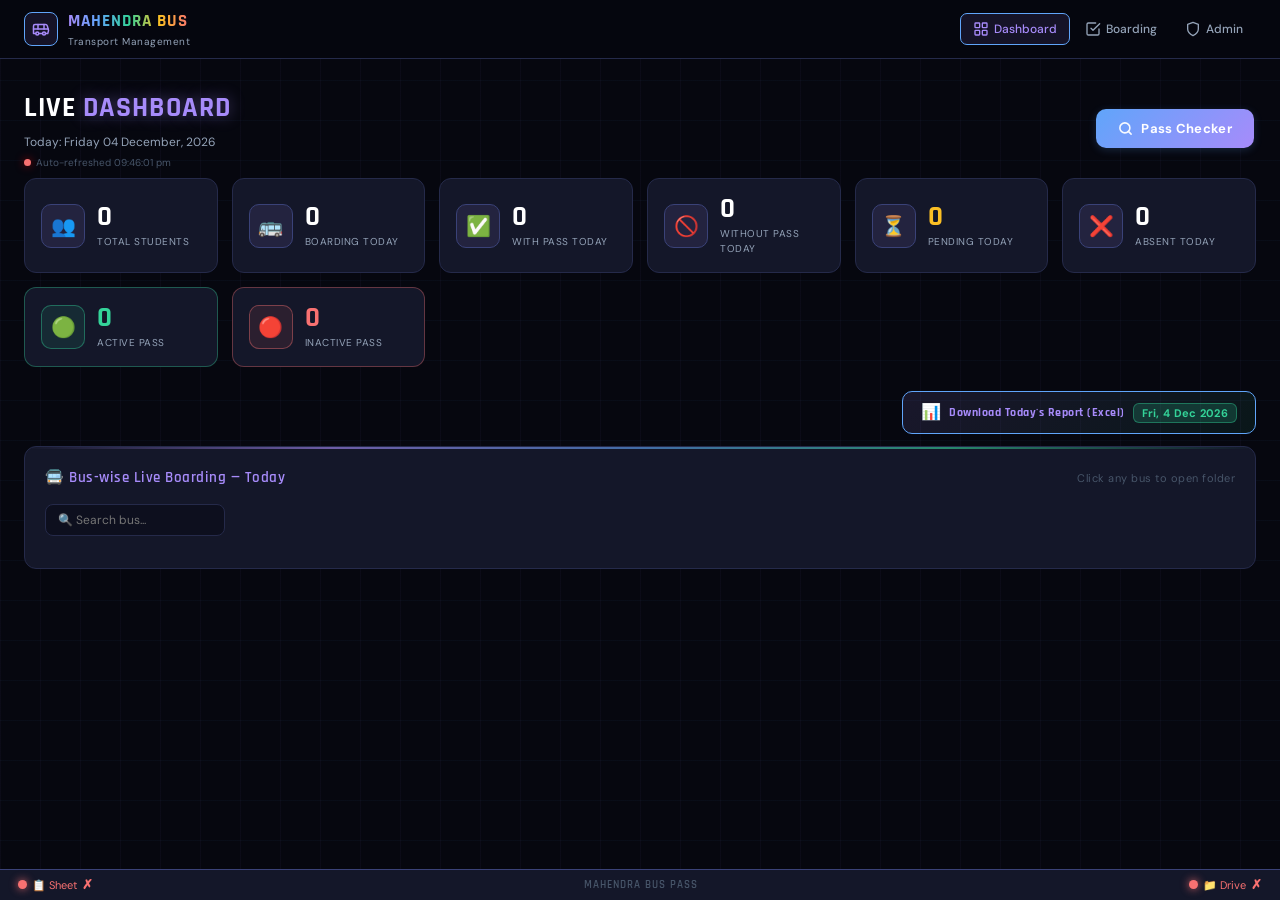
<file: dashboard.html>
<!DOCTYPE html>
<html lang="en">
<head>
<meta charset="UTF-8"/>
<meta name="viewport" content="width=device-width,initial-scale=1.0"/>
<title>Mahendra Bus Pass — Dashboard</title>
<style>
@import url('https://fonts.googleapis.com/css2?family=Rajdhani:wght@500;600;700&family=DM+Sans:wght@400;500;600&display=swap');

/* ══════════════════════════════════════════
   CSS VARIABLES
══════════════════════════════════════════ */

:root {
  --bg:        #06070f;
  --bg2:       #0d0f1e;
  --bg3:       #111328;
  --surface:   #141729;
  --surface2:  #1a1f38;
  --border:    #252a4a;
  --border2:   #3a4278;
  --neon:      #a78bfa;
  --neon2:     #60a5fa;
  --neon-dim:  rgba(167,139,250,0.10);
  --neon-glow: 0 0 16px rgba(167,139,250,0.45);
  --green:     #34d399;
  --amber:     #fbbf24;
  --red:       #f87171;
  --text:      #e2e8f0;
  --text2:     #94a3b8;
  --text3:     #475569;
  --radius:    12px;
  --font-head: 'Rajdhani', sans-serif;
  --font-body: 'DM Sans', sans-serif;
  --header-h:  58px;
  --mob-nav-h: 60px;
}

*, *::before, *::after { box-sizing: border-box; margin: 0; padding: 0; }
html { scroll-behavior: smooth; -webkit-text-size-adjust: 100%; }

/* ── Remove iOS/Android blue tap highlight globally ── */
*, *::before, *::after {
  -webkit-tap-highlight-color: transparent;
  -webkit-touch-callout: none;
}
a, button, [onclick], .stat-card, .bus-tile, .mob-nav-link, .nav-link, .btn {
  -webkit-tap-highlight-color: transparent !important;
  outline: none;
}

body {
  font-family: var(--font-body);
  background: var(--bg);
  color: var(--text);
  min-height: 100vh;
  font-size: 14px;
  line-height: 1.5;
  -webkit-font-smoothing: antialiased;
  overscroll-behavior: none;
}

body::before {
  content: '';
  position: fixed; inset: 0;
  background-image:
    linear-gradient(rgba(96,165,250,0.04) 1px, transparent 1px),
    linear-gradient(90deg, rgba(167,139,250,0.04) 1px, transparent 1px);
  background-size: 40px 40px;
  pointer-events: none; z-index: 0;
}

/* ── HEADER ─────────────────────── */
.site-header {
  background: rgba(6,7,15,0.97);
  border-bottom: 1px solid var(--border);
  backdrop-filter: blur(12px);
  -webkit-backdrop-filter: blur(12px);
  position: sticky; top: 0; z-index: 50; width: 100%;
}
.header-inner {
  max-width: 1280px; margin: 0 auto;
  display: flex; align-items: center; justify-content: space-between;
  padding: 0 24px; height: var(--header-h); gap: 16px;
}
.brand { display: flex; align-items: center; gap: 10px; text-decoration: none; flex-shrink: 0; }
.brand-icon {
  width: 34px; height: 34px; border-radius: 8px;
  background: var(--neon-dim); border: 1px solid var(--neon2);
  display: flex; align-items: center; justify-content: center;
  font-size: 16px; color: var(--neon);
}
.brand-name {
  font-family: var(--font-head); font-size: 17px; font-weight: 700;
  background: linear-gradient(90deg, #a78bfa, #60a5fa, #34d399, #fbbf24, #f87171); -webkit-background-clip: text; -webkit-text-fill-color: transparent; background-clip: text; letter-spacing: 1px;
}
.brand-sub { font-size: 10px; color: var(--text2); letter-spacing: 0.5px; }

nav { display: flex; gap: 2px; }
.nav-link {
  display: flex; align-items: center; gap: 5px;
  padding: 6px 12px; border-radius: 7px;
  font-size: 12px; font-weight: 500; color: var(--text2);
  text-decoration: none; transition: all 0.15s;
  border: 1px solid transparent; font-family: var(--font-body); white-space: nowrap;
}
.nav-link:hover  { background: var(--neon-dim); color: var(--neon); border-color: var(--border2); }
.nav-link.active { background: var(--neon-dim); color: var(--neon); border-color: var(--neon2); }
.nav-icon { font-size: 14px; }

.sync-dot { width: 7px; height: 7px; border-radius: 50%; background: var(--text3); display: inline-block; flex-shrink: 0; }
.sync-dot.on { background: var(--green); box-shadow: 0 0 8px var(--green); }

/* ── MOBILE BOTTOM NAV ──────────── */
.mob-nav {
  display: none;
  position: fixed; bottom: 0; left: 0; right: 0;
  height: var(--mob-nav-h);
  background: rgba(6,7,15,0.97);
  border-top: 1px solid var(--border2);
  backdrop-filter: blur(16px);
  -webkit-backdrop-filter: blur(16px);
  z-index: 100;
  padding-bottom: env(safe-area-inset-bottom, 0px);
}
.mob-nav-inner { display: flex; align-items: stretch; height: 100%; padding: 0 4px; }
.mob-nav-link {
  flex: 1; display: flex; flex-direction: column;
  align-items: center; justify-content: center;
  gap: 3px; text-decoration: none; color: var(--text3);
  font-size: 9px; font-weight: 600; font-family: var(--font-body);
  letter-spacing: 0.3px; transition: all 0.15s;
  border-radius: 10px; margin: 6px 2px;
  text-transform: uppercase;
  -webkit-tap-highlight-color: transparent;
  outline: none;
}
.mob-nav-link .mob-icon { font-size: 20px; line-height: 1; }
.mob-nav-link:hover,
.mob-nav-link.active { color: var(--neon); background: var(--neon-dim); }
.mob-nav-link.active .mob-icon { filter: drop-shadow(0 0 4px var(--neon)); }

/* ── MAIN ───────────────────────── */
main { max-width: 1280px; margin: 0 auto; padding: 28px 24px; position: relative; z-index: 1; }

/* ── PAGE HEADER ────────────────── */
.page-title { font-family: var(--font-head); font-size: 28px; font-weight: 700; color: #fff; letter-spacing: 1px; margin-bottom: 4px; }
.page-title span { color: var(--neon); text-shadow: var(--neon-glow); }
.page-sub { font-size: 12px; color: var(--text2); margin-bottom: 24px; }

/* ── CARDS ──────────────────────── */
.card { background: var(--surface); border: 1px solid var(--border); border-radius: var(--radius); padding: 20px; position: relative; overflow: hidden; }
.card::before { content: ''; position: absolute; top: 0; left: 0; right: 0; height: 2px; background: linear-gradient(90deg, transparent, #a78bfa, #60a5fa, #34d399, transparent); opacity: 0.6; }
.card-title { font-family: var(--font-head); font-size: 15px; font-weight: 600; color: var(--neon); letter-spacing: 0.5px; margin-bottom: 14px; display: flex; align-items: center; gap: 8px; }

/* ── STAT CARDS ─────────────────── */
.stat-grid { display: grid; grid-template-columns: repeat(6,1fr); gap: 14px; margin-bottom: 24px; }
.stat-card { background: var(--surface); border: 1px solid var(--border); border-radius: var(--radius); padding: 16px; display: flex; align-items: center; gap: 12px; transition: border-color 0.2s; }
.stat-card:hover { border-color: var(--neon2); }
.stat-icon { width: 44px; height: 44px; border-radius: 10px; background: var(--neon-dim); border: 1px solid var(--border2); display: flex; align-items: center; justify-content: center; font-size: 20px; flex-shrink: 0; }
.stat-val { font-family: var(--font-head); font-size: 28px; font-weight: 700; color: #fff; line-height: 1; }
.stat-lbl { font-size: 10px; color: var(--text2); margin-top: 3px; text-transform: uppercase; letter-spacing: 0.5px; }

/* ── BUTTONS ────────────────────── */
.btn { display: inline-flex; align-items: center; justify-content: center; gap: 6px; padding: 9px 18px; border-radius: 8px; cursor: pointer; font-size: 13px; font-weight: 600; font-family: var(--font-body); border: none; transition: all 0.15s; white-space: nowrap; text-decoration: none; -webkit-tap-highlight-color: transparent; touch-action: manipulation; outline: none; }
.btn:active { transform: scale(0.97); border-radius: 8px; }
.btn-neon    { background: var(--neon-dim); color: var(--neon);  border: 1px solid var(--neon2); box-shadow: 0 0 12px rgba(255,215,0,0.20); }
.btn-neon:hover    { background: rgba(255,215,0,0.2); box-shadow: var(--neon-glow); }
.btn-solid   { background: var(--neon2); color: #fff; border: 1px solid var(--neon); }
.btn-solid:hover   { background: var(--neon); color: var(--bg); }
.btn-ghost   { background: var(--surface2); color: var(--text2); border: 1px solid var(--border); }
.btn-ghost:hover   { border-color: var(--neon2); color: var(--neon); }
.btn-danger  { background: rgba(255,68,85,0.12); color: var(--red);   border: 1px solid rgba(255,68,85,0.3); }
.btn-danger:hover  { background: rgba(255,68,85,0.22); }
.btn-success { background: rgba(0,229,160,0.12); color: var(--green); border: 1px solid rgba(0,229,160,0.3); }
.btn-success:hover { background: rgba(0,229,160,0.22); }
.btn-full { width: 100%; justify-content: center; }
.btn-sm   { padding: 6px 12px; font-size: 12px; }

/* ── INPUTS ─────────────────────── */
.field { display: flex; flex-direction: column; gap: 5px; }
.field label { font-size: 11px; color: var(--text2); text-transform: uppercase; letter-spacing: 0.5px; }
.field input, .field select, .field textarea {
  background: var(--bg2); border: 1px solid var(--border);
  border-radius: 8px; color: var(--text);
  padding: 10px 12px; font-size: 16px; font-family: var(--font-body);
  transition: border-color 0.15s, box-shadow 0.15s;
  outline: none; width: 100%;
}
.field input:focus, .field select:focus, .field textarea:focus { border-color: var(--neon2); box-shadow: 0 0 0 3px rgba(255,215,0,0.1); }
.field select option { background: var(--bg2); }

/* ── FORM GRID ──────────────────── */
.form-grid { display: grid; grid-template-columns: 1fr 1fr; gap: 14px; }
.span2 { grid-column: span 2; }

/* ── TABLE ──────────────────────── */
.table-wrap { overflow-x: auto; border-radius: var(--radius); border: 1px solid var(--border); -webkit-overflow-scrolling: touch; }
table { width: 100%; border-collapse: collapse; font-size: 13px; min-width: 480px; }
thead th { padding: 10px 14px; text-align: left; background: var(--surface2); color: var(--neon); font-family: var(--font-head); font-size: 11px; font-weight: 600; text-transform: uppercase; letter-spacing: 0.8px; border-bottom: 1px solid var(--border2); white-space: nowrap; }
tbody td { padding: 10px 14px; border-bottom: 1px solid var(--border); color: var(--text); }
tbody tr:last-child td { border-bottom: none; }
tbody tr:hover td { background: var(--surface2); }

/* ── BADGES ─────────────────────── */
.badge { display: inline-block; font-size: 10px; font-weight: 600; padding: 2px 8px; border-radius: 20px; white-space: nowrap; text-transform: uppercase; letter-spacing: 0.5px; }
.badge-blue  { background: rgba(255,215,0,0.12); color: var(--neon);  border: 1px solid rgba(255,215,0,0.3); }
.badge-green { background: rgba(0,229,160,0.12); color: var(--green); border: 1px solid rgba(0,229,160,0.3); }
.badge-amber { background: rgba(255,176,32,0.12);color: var(--amber); border: 1px solid rgba(255,176,32,0.3); }
.badge-red   { background: rgba(255,68,85,0.12); color: var(--red);   border: 1px solid rgba(255,68,85,0.3); }

/* ── MODAL ──────────────────────── */
.modal-overlay { position: fixed; inset: 0; background: rgba(0,0,0,0.8); display: flex; align-items: center; justify-content: center; z-index: 200; padding: 16px; backdrop-filter: blur(4px); -webkit-backdrop-filter: blur(4px); }
.modal-overlay.hidden { display: none; }
.modal { background: var(--bg3); border: 1px solid var(--border2); border-radius: 16px; padding: 24px; width: 100%; max-width: 520px; max-height: 90vh; overflow-y: auto; box-shadow: 0 0 40px rgba(255,215,0,0.1); -webkit-overflow-scrolling: touch; }
.modal-header { display: flex; justify-content: space-between; align-items: center; margin-bottom: 20px; }
.modal-title  { font-family: var(--font-head); font-size: 18px; font-weight: 700; color: var(--neon); }
.modal-close  { background: none; border: none; color: var(--text2); cursor: pointer; font-size: 22px; padding: 4px; }
.modal-footer { display: flex; gap: 10px; margin-top: 20px; flex-wrap: wrap; }

/* ── TOAST ──────────────────────── */
.toast { position: fixed; bottom: 24px; right: 16px; left: 16px; max-width: 380px; margin: 0 auto; padding: 12px 18px; border-radius: 10px; font-size: 13px; font-weight: 500; z-index: 999; box-shadow: 0 8px 32px rgba(0,0,0,0.5); transition: all 0.3s; pointer-events: none; font-family: var(--font-body); text-align: center; }
.toast.success { background: rgba(0,229,160,0.15); border: 1px solid rgba(0,229,160,0.4); color: var(--green); }
.toast.error   { background: rgba(255,68,85,0.15);  border: 1px solid rgba(255,68,85,0.4);  color: var(--red); }
.toast.info    { background: rgba(255,215,0,0.12);  border: 1px solid rgba(255,215,0,0.3);  color: var(--neon); }
.toast.hidden  { opacity: 0; transform: translateY(10px); pointer-events: none; }

/* ── FILTER BAR ─────────────────── */
.filter-bar { display: flex; gap: 8px; margin-bottom: 18px; flex-wrap: wrap; align-items: flex-end; }
.filter-bar input, .filter-bar select { background: var(--surface); border: 1px solid var(--border); border-radius: 8px; color: var(--text); padding: 9px 12px; font-size: 16px; font-family: var(--font-body); outline: none; transition: border-color 0.15s; }
.filter-bar input:focus, .filter-bar select:focus { border-color: var(--neon2); }
.filter-bar input[type="text"] { flex: 1; min-width: 140px; }

/* ── GRID LAYOUTS ───────────────── */
.two-col   { display: grid; grid-template-columns: 1fr 1fr; gap: 16px; }
.three-col { display: grid; grid-template-columns: repeat(3,1fr); gap: 16px; }

/* ── EMPTY STATE ─────────────────── */
.empty { text-align: center; padding: 50px 20px; color: var(--text3); }
.empty-icon { font-size: 44px; margin-bottom: 12px; opacity: 0.5; }

/* ── SCROLLBAR ──────────────────── */
::-webkit-scrollbar { width: 4px; height: 4px; }
::-webkit-scrollbar-track { background: var(--bg2); }
::-webkit-scrollbar-thumb { background: var(--border2); border-radius: 2px; }
::-webkit-scrollbar-thumb:hover { background: var(--neon2); }

/* ── ANIMATIONS ─────────────────── */
@keyframes fadeUp   { from { opacity:0; transform:translateY(12px); } to { opacity:1; transform:translateY(0); } }
@keyframes pulse    { 0%,100% { opacity:1; } 50% { opacity:0.5; } }
@keyframes scanLine { 0% { top:0; } 100% { top:100%; } }
.fade-up { animation: fadeUp 0.25s ease both; }

/* ── NEON DIVIDER ───────────────── */
.neon-line { height: 1px; background: linear-gradient(90deg, transparent, var(--neon), transparent); margin: 20px 0; opacity: 0.4; }

/* ══════════════════════════════════════════
   RESPONSIVE — TABLET (max 1024px)
══════════════════════════════════════════ */
@media (max-width: 1024px) {
  .stat-grid { grid-template-columns: repeat(4,1fr); gap: 10px; }
  .header-inner { padding: 0 16px; gap: 10px; }
  .nav-link { padding: 6px 8px; font-size: 11px; }
  main { padding: 20px 16px; }
  .three-col { grid-template-columns: 1fr 1fr; }
}

@media (max-width: 768px) {
  .stat-grid { grid-template-columns: repeat(2,1fr); gap: 10px; }
}

/* ══════════════════════════════════════════
   RESPONSIVE — MOBILE (max 640px)
══════════════════════════════════════════ */
@media (max-width: 640px) {
  nav { display: none !important; }
  .mob-nav { display: flex; }

  main {
    padding: 12px 10px;
    padding-bottom: calc(var(--mob-nav-h) + 20px + env(safe-area-inset-bottom, 0px));
  }

  .header-inner { padding: 0 12px; height: 50px; gap: 8px; }
  .brand-name   { font-size: 14px; }
  .brand-sub    { display: none; }
  .brand-icon   { width: 30px; height: 30px; font-size: 14px; }

  .toast {
    bottom: calc(var(--mob-nav-h) + 12px + env(safe-area-inset-bottom, 0px));
    left: 12px; right: 12px; max-width: 100%;
  }

  /* ── PAGE HEADER on mobile ── */
  .page-title { font-size: 20px; }
  .page-sub   { margin-bottom: 10px; font-size: 11px; }

  /* Pass Checker button — full width on mobile */
  .pass-checker-btn {
    width: 100% !important;
    justify-content: center !important;
    padding: 11px 14px !important;
    font-size: 13px !important;
  }

  /* ── STAT GRID ── */
  .stat-grid  { grid-template-columns: repeat(2,1fr); gap: 8px; margin-bottom: 14px; }
  .stat-card  { padding: 12px 10px; gap: 8px; }
  .stat-icon  { width: 36px; height: 36px; font-size: 16px; }
  .stat-val   { font-size: 22px; }
  .stat-lbl   { font-size: 9px; }

  /* ── DOWNLOAD BUTTON ── */
  #downloadBtn {
    width: 100% !important;
    justify-content: center !important;
    padding: 12px 14px !important;
    font-size: 12px !important;
    border-radius: 10px !important;
  }

  .two-col, .three-col { grid-template-columns: 1fr; }
  .form-grid { grid-template-columns: 1fr; }
  .span2     { grid-column: span 1; }

  .card        { padding: 12px; }
  .card-title  { font-size: 13px; }

  .btn    { padding: 10px 14px; font-size: 13px; }
  .btn-sm { padding: 8px 12px;  font-size: 12px; }

  /* ── MODAL — slides up from bottom ── */
  .modal-overlay { padding: 0; align-items: flex-end; }
  .modal {
    border-radius: 20px 20px 0 0;
    max-height: 92vh; padding: 20px 14px;
    padding-bottom: calc(20px + env(safe-area-inset-bottom, 0px));
    width: 100% !important;
    max-width: 100% !important;
  }
  .modal-title  { font-size: 16px; }
  .modal-list   { max-height: 52vh; }

  table     { font-size: 12px; }
  thead th  { padding: 8px 10px; font-size: 10px; }
  tbody td  { padding: 8px 10px; }

  .filter-bar { gap: 6px; }
  .filter-bar input[type="text"] { min-width: 100%; }
  .filter-bar select { width: 100%; }

  /* ── BUS SEARCH full width ── */
  #busSearch { width: 100% !important; box-sizing: border-box; }
}

/* ══════════════════════════════════════════
   RESPONSIVE — SMALL MOBILE (max 380px)
══════════════════════════════════════════ */
@media (max-width: 380px) {
  .stat-card  { padding: 10px 8px; gap: 6px; }
  .stat-icon  { width: 30px; height: 30px; font-size: 13px; }
  .stat-val   { font-size: 18px; }
  .stat-lbl   { font-size: 8px; }
  main        { padding: 10px 8px; }
  .page-title { font-size: 17px; }
  .card       { padding: 10px; }
}

/* ══════════════════════════════════════════
   HAMBURGER MENU
══════════════════════════════════════════ */
.ham-btn {
  display:none; flex-direction:column; justify-content:center;
  align-items:center; gap:5px; width:38px; height:38px;
  background:var(--surface); border:1px solid var(--border2);
  border-radius:9px; cursor:pointer; padding:7px; flex-shrink:0;
  -webkit-tap-highlight-color:transparent; transition:border-color 0.15s;
  position:relative; z-index:300;
}
.ham-btn:hover { border-color:var(--neon2); }
.ham-btn span {
  display:block; width:18px; height:2px; background:var(--text2);
  border-radius:2px; transition:all 0.25s ease; transform-origin:center;
  pointer-events:none;
}
.ham-btn.open span:nth-child(1){ transform:translateY(7px) rotate(45deg); background:var(--neon); }
.ham-btn.open span:nth-child(2){ opacity:0; transform:scaleX(0); }
.ham-btn.open span:nth-child(3){ transform:translateY(-7px) rotate(-45deg); background:var(--neon); }
.ham-btn-float { position:fixed; top:12px; right:12px; z-index:300; }

.ham-menu {
  display:none; position:fixed; top:58px; left:0; right:0;
  background:rgba(6,7,15,0.98); border-bottom:1px solid var(--border2);
  backdrop-filter:blur(16px); -webkit-backdrop-filter:blur(16px);
  z-index:250; padding:8px 12px 16px;
  max-height:calc(100vh - 58px); overflow-y:auto;
}
.ham-menu a {
  display:flex; align-items:center; gap:14px; padding:14px 16px;
  border-radius:10px; text-decoration:none; color:var(--text2);
  font-size:15px; font-weight:600; font-family:var(--font-body);
  transition:all 0.15s; border:1px solid transparent; margin-bottom:2px;
  -webkit-tap-highlight-color:transparent;
}
.ham-menu a:hover, .ham-menu a.active {
  background:var(--neon-dim); color:var(--neon); border-color:var(--border2);
}
.ham-menu a .ham-icon { font-size:20px; width:26px; text-align:center; }

.ham-menu-overlay {
  display:none; position:fixed; inset:0; z-index:200;
  background:rgba(0,0,0,0.5); pointer-events:none;
}
.ham-menu-overlay[style*="block"] { pointer-events:auto; }

@keyframes fadeDown {
  from { opacity:0; transform:translateY(-8px); }
  to   { opacity:1; transform:translateY(0); }
}

@media (max-width:640px) {
  nav { display:none !important; }
  .ham-btn { display:flex !important; }
  .mob-nav { display:none !important; }
  main { padding:12px 10px 24px; }
  .header-inner { padding:0 12px; height:50px; gap:8px; }
  .brand-name { font-size:14px; }
  .brand-sub  { display:none; }
  .brand-icon { width:30px; height:30px; font-size:14px; }
  .toast { bottom:16px; left:12px; right:12px; max-width:100%; }
  .ham-menu { top:50px; max-height:calc(100vh - 50px); }

  /* Page header row stacks on mobile */
  .dash-header-row {
    flex-direction: column !important;
    align-items: flex-start !important;
    gap: 10px !important;
  }
  .dash-header-row a {
    width: 100%;
    justify-content: center !important;
  }

  /* Bus grid */
  #busGrid {
    grid-template-columns: repeat(2, 1fr) !important;
    gap: 10px !important;
  }
  .bus-tile { padding: 12px 10px; }
  .bus-tile .bus-label { font-size: 15px; }
  .bus-tile .bus-count { font-size: 11px; }

  /* Quick folder modal full screen bottom sheet */
  #quickBusFolderModal .modal {
    max-width: 100% !important;
    border-radius: 20px 20px 0 0 !important;
  }
  #quickBusFolderModal [style*="grid-template-columns:80px"] {
    grid-template-columns: 64px 1fr 1fr !important;
    gap: 6px !important;
  }

  /* Download button full width */
  #downloadBtn {
    width: 100% !important;
    justify-content: center !important;
  }

  /* Bus search full width */
  #busSearch { width: 100% !important; }
}

@media (max-width: 380px) {
  #busGrid {
    grid-template-columns: repeat(2, 1fr) !important;
    gap: 8px !important;
  }
  #quickBusFolderModal [style*="grid-template-columns:80px"] {
    grid-template-columns: 54px 1fr 1fr !important;
    gap: 5px !important;
  }
  .bus-tile { padding: 6px 4px; }
  .bus-tile .bus-label { font-size: 12px; }
}

/* ── Password Show/Hide Eye Button ── */
.pass-wrap {
  position: relative;
  width: 100%;
  margin-bottom: 10px;
}
.pass-wrap .lock-input,
.pass-wrap input[type="password"],
.pass-wrap input[type="text"] {
  margin-bottom: 0;
  padding-right: 46px;
  width: 100%;
  box-sizing: border-box;
}
.pass-eye-btn {
  position: absolute;
  right: 12px;
  top: 50%;
  transform: translateY(-50%);
  background: none;
  border: none;
  cursor: pointer;
  font-size: 18px;
  color: var(--text2);
  padding: 4px;
  line-height: 1;
  -webkit-tap-highlight-color: transparent;
  transition: color 0.15s;
  z-index: 2;
}
.pass-eye-btn:hover { color: var(--neon); }

/* ── SVG NAV ICONS ─────────────────────────────── */
.nav-svg-icon svg {
  width: 100%; height: 100%;
  display: block;
  stroke: currentColor;
  fill: none;
}
.nav-link .nav-svg-icon,
.nav-link svg { flex-shrink: 0; }

/* Ensure nav-link svg inherits color */
.nav-link:hover .nav-svg-icon svg,
.mob-nav-link:hover .nav-svg-icon svg { stroke: var(--neon); }
.nav-link.active .nav-svg-icon svg,
.mob-nav-link.active .nav-svg-icon svg { stroke: var(--neon); }

/* Eye button sizing */
.pass-eye { display:inline-flex; align-items:center; justify-content:center; }
.pass-eye svg { pointer-events: none; }
.pass-eye-btn { display:inline-flex; align-items:center; justify-content:center; }
.pass-eye-btn svg { pointer-events: none; }

/* Button SVG icons */
.btn svg, button svg { vertical-align: middle; flex-shrink: 0; }

</style>
<style>
/* ── CLICKABLE STAT CARDS ── */
.stat-card {
  cursor: pointer;
  position: relative;
  overflow: hidden;
  -webkit-tap-highlight-color: transparent;
  outline: none;
}
.stat-card::after {
  content: '→';
  position: absolute;
  right: 12px; top: 50%;
  transform: translateY(-50%) translateX(6px);
  font-size: 14px;
  color: var(--neon2);
  opacity: 0;
  transition: all 0.2s;
}
.stat-card:hover::after { opacity: 1; transform: translateY(-50%) translateX(0); }
.stat-card:hover { border-color: var(--neon2); box-shadow: 0 0 18px rgba(255,215,0,0.12); }
.stat-card:active { transform: scale(0.98); border-radius: var(--radius); }

/* ── BUS GRID CARD ── */
.bus-tile {
  background: var(--bg2);
  border: 1px solid var(--border);
  border-radius: 10px;
  padding: 12px;
  text-align: center;
  transition: all 0.2s;
  cursor: pointer;
  position: relative;
  overflow: hidden;
  -webkit-tap-highlight-color: transparent;
  outline: none;
}
.bus-tile:hover { border-color: var(--neon2); transform: translateY(-2px); box-shadow: 0 4px 20px rgba(255,215,0,0.1); }
.bus-tile:active { transform: scale(0.97); border-radius: 10px; }
.bus-tile .bus-label { font-family: var(--font-head); font-size: 15px; font-weight: 700; color: var(--neon); margin-bottom: 4px; }
.bus-tile .bus-count { font-size: 11px; color: var(--text2); }
.bus-tile .bus-bar { height: 4px; background: var(--border); border-radius: 2px; margin: 6px 0; overflow: hidden; }
.bus-tile .bus-fill { height: 100%; border-radius: 2px; transition: width 0.5s; }
.bus-tile .bus-ratio { font-size: 12px; font-weight: 600; }

/* ── MODAL UPGRADES ── */
.modal-overlay { position: fixed; inset: 0; background: rgba(0,0,0,0.82); display: flex; align-items: center; justify-content: center; z-index: 200; padding: 16px; backdrop-filter: blur(6px); -webkit-backdrop-filter: blur(6px); }
.modal-overlay.hidden { display: none; }
.modal { background: var(--bg3); border: 1px solid var(--border2); border-radius: 18px; padding: 24px; width: 100%; max-width: 560px; max-height: 88vh; overflow-y: auto; box-shadow: 0 0 60px rgba(255,215,0,0.12); animation: fadeUp 0.2s ease both; }
.modal-header { display: flex; justify-content: space-between; align-items: center; margin-bottom: 18px; gap: 12px; }
.modal-title  { font-family: var(--font-head); font-size: 19px; font-weight: 700; color: var(--neon); display: flex; align-items: center; gap: 8px; }
.modal-close  { background: var(--surface2); border: 1px solid var(--border); color: var(--text2); cursor: pointer; font-size: 18px; border-radius: 8px; width: 32px; height: 32px; display: flex; align-items: center; justify-content: center; flex-shrink: 0; transition: all 0.15s; }
.modal-close:hover { border-color: var(--red); color: var(--red); }

/* ── STUDENT LIST IN MODAL ── */
.stu-item {
  display: flex; align-items: center; justify-content: space-between;
  padding: 9px 12px; background: var(--surface2);
  border: 1px solid var(--border); border-radius: 8px;
  margin-bottom: 6px; gap: 8px;
  animation: fadeUp 0.15s ease both;
}
.stu-item .stu-name  { font-size: 13px; font-weight: 600; color: var(--text); }
.stu-item .stu-roll  { font-size: 11px; color: var(--text2); margin-top: 1px; }
.stu-item .stu-badge { font-size: 10px; font-weight: 600; padding: 3px 8px; border-radius: 20px; white-space: nowrap; }

/* ── SUMMARY ROW IN MODAL ── */
.sum-row {
  display: flex; justify-content: space-between; align-items: center;
  padding: 10px 14px; background: var(--surface2); border-radius: 10px;
  margin-bottom: 8px; border: 1px solid var(--border);
}
.sum-row .sum-lbl { font-size: 12px; color: var(--text2); display: flex; align-items: center; gap: 6px; }
.sum-row .sum-val { font-family: var(--font-head); font-size: 20px; font-weight: 700; color: #fff; }

/* ── SEARCH IN MODAL ── */
.modal-search {
  background: var(--bg2); border: 1px solid var(--border);
  border-radius: 8px; color: var(--text); padding: 9px 12px;
  font-size: 13px; font-family: var(--font-body); outline: none;
  width: 100%; margin-bottom: 12px;
  transition: border-color 0.15s;
}
.modal-search:focus { border-color: var(--neon2); }

/* ── FILTER TABS ── */
.tab-bar { display: flex; gap: 6px; margin-bottom: 14px; flex-wrap: wrap; }
.tab-btn {
  padding: 5px 12px; border-radius: 20px; font-size: 12px; font-weight: 600;
  cursor: pointer; border: 1px solid var(--border); background: transparent;
  color: var(--text2); transition: all 0.15s; font-family: var(--font-body);
}
.tab-btn.active { background: var(--neon-dim); color: var(--neon); border-color: var(--neon2); }
.tab-btn:hover:not(.active) { border-color: var(--border2); color: var(--text); }

/* ── MODAL LIST SCROLL ── */
.modal-list { max-height: 340px; overflow-y: auto; padding-right: 2px; }

.no-records { text-align: center; padding: 30px; color: var(--text3); font-size: 13px; }
.no-records .no-icon { font-size: 32px; margin-bottom: 8px; opacity: 0.5; }

/* ── PAGE HEADER RESPONSIVE ── */
.dash-header-row { display: flex; align-items: center; justify-content: space-between; flex-wrap: wrap; gap: 10px; margin-bottom: 8px; }

.pass-checker-btn:active {
  background: linear-gradient(135deg,#2563eb,#7c3aed) !important;
  transform: scale(0.96) !important;
  box-shadow: 0 1px 4px rgba(96,165,250,0.25) !important;
}

@media (max-width: 640px) {
  .dash-header-row { gap: 8px; }
  .pass-checker-btn {
    width: 100% !important;
    justify-content: center !important;
    margin: 0 !important;
  }
}

/* ── SHEET PULSE ANIMATION ── */
@keyframes sheetPulse { 0%,100%{opacity:1} 50%{opacity:0.35} }
</style>
</head>
<body>
<div class="ham-menu-overlay" id="hamOverlay" onclick="closeHamMenu()" style="display:none"></div>
<div class="ham-menu" id="hamMenu" style="display:none">
  <a href="dashboard.html" class="active"><span class="nav-svg-icon" aria-hidden="true" style="display:inline-flex;align-items:center;width:18px;height:18px;flex-shrink:0"><svg xmlns="http://www.w3.org/2000/svg" viewBox="0 0 24 24" fill="none" stroke="currentColor" stroke-width="2" stroke-linecap="round" stroke-linejoin="round"><rect x="3" y="3" width="7" height="7" rx="1"/><rect x="14" y="3" width="7" height="7" rx="1"/><rect x="3" y="14" width="7" height="7" rx="1"/><rect x="14" y="14" width="7" height="7" rx="1"/></svg></span>Dashboard</a>

  <a href="boarding.html"><span class="nav-svg-icon" aria-hidden="true" style="display:inline-flex;align-items:center;width:18px;height:18px;flex-shrink:0"><svg xmlns="http://www.w3.org/2000/svg" viewBox="0 0 24 24" fill="none" stroke="currentColor" stroke-width="2" stroke-linecap="round" stroke-linejoin="round"><path d="M9 11l3 3L22 4"/><path d="M21 12v7a2 2 0 0 1-2 2H5a2 2 0 0 1-2-2V5a2 2 0 0 1 2-2h11"/></svg></span>Boarding</a>
  <a href="admin.html"><span class="nav-svg-icon" aria-hidden="true" style="display:inline-flex;align-items:center;width:18px;height:18px;flex-shrink:0"><svg xmlns="http://www.w3.org/2000/svg" viewBox="0 0 24 24" fill="none" stroke="currentColor" stroke-width="2" stroke-linecap="round" stroke-linejoin="round"><path d="M12 22s8-4 8-10V5l-8-3-8 3v7c0 6 8 10 8 10z"/></svg></span>Admin</a>
</div>
<header class="site-header">
  <div class="header-inner">
    <a href="dashboard.html" class="brand">
      <div class="brand-icon"><span style="display:inline-flex;align-items:center;width:18px;height:18px"><svg xmlns="http://www.w3.org/2000/svg" viewBox="0 0 24 24" fill="none" stroke="currentColor" stroke-width="2" stroke-linecap="round" stroke-linejoin="round"><path d="M8 6v6"/><path d="M16 6v6"/><path d="M2 12h19.6"/><path d="M18 18h3s.5-1.7.8-2.8c.1-.4.2-.8.2-1.2 0-.4-.1-.8-.2-1.2l-1.4-5C20.1 6.8 19.1 6 18 6H4a2 2 0 0 0-2 2v10h3"/><circle cx="7" cy="18" r="2"/><path d="M9 18h5"/><circle cx="16" cy="18" r="2"/></svg></span></div>
      <div><div class="brand-name">MAHENDRA BUS</div><div class="brand-sub">Transport Management</div></div>
    </a>
    <nav>
      <a href="dashboard.html" class="nav-link active"><span class="nav-svg-icon" aria-hidden="true" style="display:inline-flex;align-items:center;width:16px;height:16px;flex-shrink:0"><svg xmlns="http://www.w3.org/2000/svg" viewBox="0 0 24 24" fill="none" stroke="currentColor" stroke-width="2" stroke-linecap="round" stroke-linejoin="round"><rect x="3" y="3" width="7" height="7" rx="1"/><rect x="14" y="3" width="7" height="7" rx="1"/><rect x="3" y="14" width="7" height="7" rx="1"/><rect x="14" y="14" width="7" height="7" rx="1"/></svg></span>Dashboard</a>

      <a href="boarding.html" class="nav-link"><span class="nav-svg-icon" aria-hidden="true" style="display:inline-flex;align-items:center;width:16px;height:16px;flex-shrink:0"><svg xmlns="http://www.w3.org/2000/svg" viewBox="0 0 24 24" fill="none" stroke="currentColor" stroke-width="2" stroke-linecap="round" stroke-linejoin="round"><path d="M9 11l3 3L22 4"/><path d="M21 12v7a2 2 0 0 1-2 2H5a2 2 0 0 1-2-2V5a2 2 0 0 1 2-2h11"/></svg></span>Boarding</a>
      <a href="admin.html" class="nav-link"><span class="nav-svg-icon" aria-hidden="true" style="display:inline-flex;align-items:center;width:16px;height:16px;flex-shrink:0"><svg xmlns="http://www.w3.org/2000/svg" viewBox="0 0 24 24" fill="none" stroke="currentColor" stroke-width="2" stroke-linecap="round" stroke-linejoin="round"><path d="M12 22s8-4 8-10V5l-8-3-8 3v7c0 6 8 10 8 10z"/></svg></span>Admin</a>
    </nav>
    <button class="ham-btn" id="hamBtn" onclick="toggleHamMenu()" aria-label="Menu"><span></span><span></span><span></span></button>
  </div>
</header>

<main style="padding-bottom:52px">
  <div class="dash-header-row" style="display:flex;align-items:center;justify-content:space-between;margin-bottom:8px;flex-wrap:wrap;gap:10px">
    <div>
      <div class="page-title">LIVE <span>DASHBOARD</span></div>
      <div class="page-sub" id="dateLabel" style="margin-bottom:0"></div>
      <div style="display:flex;align-items:center;gap:5px;margin-top:4px">
        <div id="dbDriveDot" style="width:7px;height:7px;border-radius:50%;background:var(--text3);flex-shrink:0;transition:all 0.3s" title="Drive status"></div>
        <span style="font-size:10px;color:var(--text3)" id="lastRefresh"></span>
      </div>
    </div>
    <a href="pass-checker.html" class="pass-checker-btn" style="display:inline-flex;align-items:center;gap:8px;padding:10px 22px;margin:6px 2px;background:linear-gradient(135deg,#60a5fa,#a78bfa);border:none;border-radius:10px;color:#fff;font-size:13px;font-weight:700;font-family:var(--font-body);text-decoration:none;transition:all 0.18s;white-space:nowrap;flex-shrink:0;box-shadow:0 2px 8px rgba(96,165,250,0.2);letter-spacing:0.3px;-webkit-tap-highlight-color:transparent;user-select:none;-webkit-user-select:none"
      onmouseover="this.style.background='linear-gradient(135deg,#3b82f6,#8b5cf6)';this.style.boxShadow='0 4px 12px rgba(96,165,250,0.32)';this.style.transform='translateY(-1px)'"
      onmouseout="this.style.background='linear-gradient(135deg,#60a5fa,#a78bfa)';this.style.boxShadow='0 2px 8px rgba(96,165,250,0.2)';this.style.transform='';this.style.opacity='1'"
      ontouchstart="this.style.background='linear-gradient(135deg,#2563eb,#7c3aed)';this.style.transform='scale(0.96)';this.style.boxShadow='0 1px 4px rgba(96,165,250,0.25)'"
      ontouchend="this.style.background='linear-gradient(135deg,#60a5fa,#a78bfa)';this.style.transform='';this.style.boxShadow='0 2px 8px rgba(96,165,250,0.2)'"
      onmousedown="this.style.background='linear-gradient(135deg,#2563eb,#7c3aed)';this.style.transform='scale(0.96)';this.style.boxShadow='0 1px 4px rgba(96,165,250,0.25)'"
      onmouseup="this.style.background='linear-gradient(135deg,#3b82f6,#8b5cf6)';this.style.transform='translateY(-1px)';this.style.boxShadow='0 4px 12px rgba(96,165,250,0.32)'">
      <svg xmlns="http://www.w3.org/2000/svg" viewBox="0 0 24 24" fill="none" stroke="currentColor" stroke-width="2.5" stroke-linecap="round" stroke-linejoin="round" style="width:15px;height:15px;opacity:0.95"><circle cx="11" cy="11" r="8"/><path d="m21 21-4.35-4.35"/></svg>
      Pass Checker
    </a>
  </div>

  <!-- Stat Cards (all clickable) -->
  <div class="stat-grid" id="statGrid">
    <div class="stat-card fade-up" onclick="openModal('total')" title="View all students">
      <div class="stat-icon">👥</div>
      <div><div class="stat-val" id="sTotal">—</div><div class="stat-lbl">Total Students</div></div>
    </div>
    <div class="stat-card fade-up" style="animation-delay:.05s" onclick="openModal('boarding')" title="View boarding entries today">
      <div class="stat-icon">🚌</div>
      <div><div class="stat-val" id="sBoardingCount">—</div><div class="stat-lbl">Boarding Today</div></div>
    </div>
    <div class="stat-card fade-up" style="animation-delay:.08s" onclick="openModal('withpass')" title="View With Pass students today">
      <div class="stat-icon">✅</div>
      <div><div class="stat-val" id="sBoarded">—</div><div class="stat-lbl">With Pass Today</div></div>
    </div>
    <div class="stat-card fade-up" style="animation-delay:.1s" onclick="openModal('nopass')" title="View no-pass entries today">
      <div class="stat-icon">🚫</div>
      <div><div class="stat-val" id="sNoPass">—</div><div class="stat-lbl">Without Pass Today</div></div>
    </div>
    <div class="stat-card fade-up" style="animation-delay:.12s;cursor:pointer" onclick="openModal('pending')" title="View pending students">
      <div class="stat-icon">⏳</div>
      <div><div class="stat-val" id="sPendingDash" style="color:var(--amber)">—</div><div class="stat-lbl">Pending Today</div></div>
    </div>
    <div class="stat-card fade-up" style="animation-delay:.15s" onclick="openModal('absent')" title="View absent students today">
      <div class="stat-icon">❌</div>
      <div><div class="stat-val" id="sAbsent">—</div><div class="stat-lbl">Absent Today</div></div>
    </div>
    <!-- Active Pass card -->
    <div class="stat-card fade-up" style="animation-delay:.18s;border-color:rgba(52,211,153,0.35);cursor:pointer" onclick="openModal('activepass')" title="View students with active pass">
      <div class="stat-icon" style="border-color:rgba(52,211,153,0.4);background:rgba(52,211,153,0.1)">🟢</div>
      <div><div class="stat-val" id="sActivePass" style="color:var(--green)">—</div><div class="stat-lbl">Active Pass</div></div>
    </div>
    <!-- Inactive Pass card -->
    <div class="stat-card fade-up" style="animation-delay:.20s;border-color:rgba(248,113,113,0.35);cursor:pointer" onclick="openModal('inactivepass')" title="View students with inactive/expired pass">
      <div class="stat-icon" style="border-color:rgba(248,113,113,0.4);background:rgba(248,113,113,0.1)">🔴</div>
      <div><div class="stat-val" id="sInactivePass" style="color:var(--red)">—</div><div class="stat-lbl">Inactive Pass</div></div>
    </div>
  </div>

  <!-- Download Button — TOP, before bus grid -->
  <div style="display:flex;justify-content:flex-end;margin-bottom:12px">
    <button onclick="downloadTodayCSV()" id="downloadBtn" style="display:flex;align-items:center;gap:8px;background:linear-gradient(135deg,rgba(167,139,250,0.12),rgba(52,211,153,0.08));border:1px solid var(--neon2);border-radius:10px;color:var(--neon);padding:10px 18px;font-size:12px;font-weight:700;cursor:pointer;font-family:var(--font-head);letter-spacing:0.5px;transition:all 0.2s;white-space:nowrap"
      onmouseover="this.style.background='rgba(167,139,250,0.22)';this.style.transform='translateY(-1px)';this.style.boxShadow='0 4px 16px rgba(255,215,0,0.15)'"
      onmouseout="this.style.background='linear-gradient(135deg,rgba(255,215,0,0.12),rgba(0,229,160,0.08))';this.style.transform='';this.style.boxShadow=''">
      <span style="font-size:16px">📊</span>
      <span>Download Today's Report (Excel)</span>
      <span id="btnTodayDate" style="background:rgba(52,211,153,0.18);border:1px solid rgba(52,211,153,0.4);border-radius:6px;padding:2px 8px;font-size:11px;color:#34d399;font-family:var(--font-body);font-weight:700;letter-spacing:0.3px;white-space:nowrap"></span>
    </button>
  </div>
  <script>
  (function(){
    var days=['Sun','Mon','Tue','Wed','Thu','Fri','Sat'];
    var months=['Jan','Feb','Mar','Apr','May','Jun','Jul','Aug','Sep','Oct','Nov','Dec'];
    var d=new Date();
    var label=days[d.getDay()]+', '+d.getDate()+' '+months[d.getMonth()]+' '+d.getFullYear();
    var el=document.getElementById('btnTodayDate');
    if(el) el.textContent=label;
  })();
  </script>

  <!-- Bus-wise live boarding -->
  <div class="card" style="margin-bottom:20px">
    <div class="card-title">🚍 Bus-wise Live Boarding — Today
      <span style="margin-left:auto;font-size:11px;color:var(--text3);font-weight:400;font-family:var(--font-body)" class="hide-xs">Click any bus to open folder</span>
    </div>
    <div style="margin-bottom:12px;display:flex;gap:8px;align-items:center;flex-wrap:wrap">
      <input type="text" id="busSearch" placeholder="🔍 Search bus..." oninput="renderBusGrid()"
        style="background:var(--bg2);border:1px solid var(--border);border-radius:8px;color:var(--text);padding:7px 12px;font-size:12px;font-family:var(--font-body);outline:none;width:180px"/>
    </div>
    <div id="busGrid" style="display:grid;grid-template-columns:repeat(auto-fill,minmax(120px,1fr));gap:10px"></div>
  </div>


</main>


<!-- ══════════════ STUDENT DETAIL MODAL ══════════════ -->
<div class="modal-overlay hidden" id="studentDetailModal" style="z-index:300" onclick="if(event.target===this)closeStudentDetail()">
  <div class="modal" style="max-width:440px">
    <div class="modal-header">
      <div class="modal-title" id="sdTitle">👤 Student Detail</div>
      <button class="modal-close" onclick="closeStudentDetail()">✕</button>
    </div>
    <div id="sdBody"></div>
  </div>
</div>

<!-- ══════════════ QUICK BUS FOLDER MODAL ══════════════ -->
<div class="modal-overlay hidden" id="quickBusFolderModal" onclick="if(event.target===this)closeQuickBusFolderModal()">
  <div class="modal" style="max-width:420px">
    <div class="modal-header">
      <div class="modal-title" id="qbfTitle">🚌 Bus 01</div>
      <button class="modal-close" onclick="closeQuickBusFolderModal()">✕</button>
    </div>

    <!-- Stats: Total | Boarded | Pending | Absent — all clickable -->
    <div style="display:grid;grid-template-columns:1fr 1fr 1fr 1fr;gap:6px;margin-bottom:10px">

      <div onclick="renderQbfStudentList('total')" title="View all students"
        style="text-align:center;background:var(--surface2);border:1px solid var(--border);
               border-radius:10px;padding:8px 4px;cursor:pointer;transition:all 0.15s;
               display:flex;flex-direction:column;align-items:center;justify-content:center"
        onmouseover="this.style.borderColor='var(--neon2)';this.style.transform='translateY(-2px)'"
        onmouseout="this.style.borderColor='var(--border)';this.style.transform=''">
        <div style="font-family:var(--font-head);font-size:20px;font-weight:700;color:#fff;line-height:1.1" id="qbfTotalCount">—</div>
        <div style="font-size:9px;color:var(--text2);text-transform:uppercase;letter-spacing:0.4px;margin-top:3px">👥 TOTAL</div>
      </div>

      <div onclick="renderQbfStudentList('boarded')" title="View boarded students"
        style="text-align:center;background:rgba(0,229,160,0.08);border:1px solid rgba(0,229,160,0.3);
               border-radius:10px;padding:8px 4px;cursor:pointer;transition:all 0.15s;
               display:flex;flex-direction:column;align-items:center;justify-content:center"
        onmouseover="this.style.borderColor='var(--green)';this.style.transform='translateY(-2px)'"
        onmouseout="this.style.borderColor='rgba(0,229,160,0.3)';this.style.transform=''">
        <div style="font-family:var(--font-head);font-size:20px;font-weight:700;color:var(--green);line-height:1.1" id="qbfBoardedCount">—</div>
        <div style="font-size:9px;color:var(--text2);text-transform:uppercase;letter-spacing:0.4px;margin-top:3px">✅ BOARDED</div>
      </div>

      <div onclick="renderQbfStudentList('pending')" title="View pending students"
        style="text-align:center;background:rgba(251,191,36,0.08);border:1px solid rgba(251,191,36,0.3);
               border-radius:10px;padding:8px 4px;cursor:pointer;transition:all 0.15s;
               display:flex;flex-direction:column;align-items:center;justify-content:center"
        onmouseover="this.style.borderColor='var(--amber)';this.style.transform='translateY(-2px)'"
        onmouseout="this.style.borderColor='rgba(251,191,36,0.3)';this.style.transform=''">
        <div style="font-family:var(--font-head);font-size:20px;font-weight:700;color:var(--amber);line-height:1.1" id="qbfPendingCount">—</div>
        <div style="font-size:9px;color:var(--text2);text-transform:uppercase;letter-spacing:0.4px;margin-top:3px">⏳ PENDING</div>
      </div>

      <div onclick="renderQbfStudentList('absent')" title="View absent students"
        style="text-align:center;background:rgba(255,68,85,0.08);border:1px solid rgba(255,68,85,0.3);
               border-radius:10px;padding:8px 4px;cursor:pointer;transition:all 0.15s;
               display:flex;flex-direction:column;align-items:center;justify-content:center"
        onmouseover="this.style.borderColor='var(--red)';this.style.transform='translateY(-2px)'"
        onmouseout="this.style.borderColor='rgba(255,68,85,0.3)';this.style.transform=''">
        <div style="font-family:var(--font-head);font-size:20px;font-weight:700;color:var(--red);line-height:1.1" id="qbfAbsentCount">—</div>
        <div style="font-size:9px;color:var(--text2);text-transform:uppercase;letter-spacing:0.4px;margin-top:3px">❌ ABSENT</div>
      </div>

    </div>

    <!-- Unified student list panel (shown on any stat click) -->
    <div id="qbfStudentPanel" style="display:none;margin-bottom:10px;border-radius:10px;overflow:hidden;border:1px solid var(--border2)">
      <div id="qbfStudentPanelHeader"
        style="display:flex;align-items:center;justify-content:space-between;
               padding:8px 10px;background:var(--surface2)">
        <div id="qbfStudentPanelTitle" style="font-size:12px;font-weight:700;color:var(--neon)">Students</div>
        <button onclick="document.getElementById('qbfStudentPanel').style.display='none'"
          style="background:none;border:none;color:var(--text3);cursor:pointer;font-size:16px;line-height:1;padding:0">✕</button>
      </div>
      <div id="qbfStudentList"
        style="max-height:200px;overflow-y:auto;
               display:flex;flex-direction:column;gap:4px;padding:8px;
               background:rgba(0,0,0,0.2)">
      </div>
    </div>

    <!-- Column headers -->
    <div style="display:grid;grid-template-columns:80px 1fr 1fr;gap:8px;margin-bottom:6px;align-items:center">
      <div></div>
      <div style="text-align:center;font-size:11px;font-weight:700;color:var(--green);letter-spacing:0.5px">✅ WITH PASS</div>
      <div style="text-align:center;font-size:11px;font-weight:700;color:var(--red);letter-spacing:0.5px">🚫 WITHOUT PASS</div>
    </div>

    <!-- Boys row -->
    <div style="display:grid;grid-template-columns:80px 1fr 1fr;gap:8px;margin-bottom:8px;align-items:stretch">
      <div onclick="renderQbfStudentList('boys')"
        style="display:flex;flex-direction:column;align-items:center;justify-content:center;
                  background:rgba(96,165,250,0.1);border:1px solid rgba(96,165,250,0.3);border-radius:10px;padding:10px 6px;
                  cursor:pointer;transition:all 0.15s;text-align:center"
        onmouseover="this.style.borderColor='var(--neon2)';this.style.transform='translateY(-2px)'"
        onmouseout="this.style.borderColor='rgba(96,165,250,0.3)';this.style.transform=''">
        <div style="font-size:24px;line-height:1">🤵‍♂️</div>
        <div style="font-size:12px;font-weight:700;color:var(--neon2);margin-top:5px">Boys</div>
        <div style="font-size:11px;font-weight:600;color:#fff;margin-top:2px" id="qbfBoysCount">—</div>
        <div style="font-size:8px;color:var(--text3);margin-top:1px">students</div>
        <div style="font-size:9px;color:var(--neon2);margin-top:4px;border:1px solid rgba(96,165,250,0.3);border-radius:4px;padding:1px 6px">View →</div>
      </div>
      <div onclick="openQuickFolder('Boys','With_Pass')"
        style="background:rgba(0,229,160,0.07);border:1px solid rgba(0,229,160,0.35);border-radius:10px;
               padding:12px 8px;cursor:pointer;text-align:center;transition:all 0.15s;
               display:flex;flex-direction:column;align-items:center;justify-content:center;gap:3px"
        onmouseover="this.style.borderColor='var(--green)';this.style.transform='translateY(-2px)'"
        onmouseout="this.style.borderColor='rgba(0,229,160,0.35)';this.style.transform=''">
        <div style="font-family:var(--font-head);font-size:24px;font-weight:700;color:var(--green);line-height:1" id="qbf_boys_with_count">—</div>
        <div style="font-size:9px;color:var(--text3);letter-spacing:0.3px">students</div>
        <div style="font-size:22px;line-height:1">📂</div>
        <div style="font-size:10px;color:var(--neon2);font-weight:600" id="qbf_boys_with">Open →</div>
      </div>
      <div onclick="openQuickFolder('Boys','Without_Pass')"
        style="background:rgba(255,68,85,0.06);border:1px solid rgba(255,68,85,0.3);border-radius:10px;
               padding:12px 8px;cursor:pointer;text-align:center;transition:all 0.15s;
               display:flex;flex-direction:column;align-items:center;justify-content:center;gap:3px"
        onmouseover="this.style.borderColor='var(--red)';this.style.transform='translateY(-2px)'"
        onmouseout="this.style.borderColor='rgba(255,68,85,0.3)';this.style.transform=''">
        <div style="font-family:var(--font-head);font-size:24px;font-weight:700;color:var(--red);line-height:1" id="qbf_boys_without_count">—</div>
        <div style="font-size:9px;color:var(--text3);letter-spacing:0.3px">students</div>
        <div style="font-size:22px;line-height:1">📂</div>
        <div style="font-size:10px;color:var(--neon2);font-weight:600" id="qbf_boys_without">Open →</div>
      </div>
    </div>

    <!-- Girls row -->
    <div style="display:grid;grid-template-columns:80px 1fr 1fr;gap:8px;align-items:stretch">
      <div onclick="renderQbfStudentList('girls')"
        style="display:flex;flex-direction:column;align-items:center;justify-content:center;
                  background:rgba(255,100,180,0.1);border:1px solid rgba(255,100,180,0.25);border-radius:10px;padding:10px 6px;
                  cursor:pointer;transition:all 0.15s;text-align:center"
        onmouseover="this.style.borderColor='#ff64b4';this.style.transform='translateY(-2px)'"
        onmouseout="this.style.borderColor='rgba(255,100,180,0.25)';this.style.transform=''">
        <div style="font-size:24px;line-height:1">🙍‍♀️</div>
        <div style="font-size:12px;font-weight:700;color:#ff64b4;margin-top:5px">Girls</div>
        <div style="font-size:11px;font-weight:600;color:#fff;margin-top:2px" id="qbfGirlsCount">—</div>
        <div style="font-size:8px;color:var(--text3);margin-top:1px">students</div>
        <div style="font-size:9px;color:#ff64b4;margin-top:4px;border:1px solid rgba(255,100,180,0.3);border-radius:4px;padding:1px 6px">View →</div>
      </div>
      <div onclick="openQuickFolder('Girls','With_Pass')"
        style="background:rgba(0,229,160,0.07);border:1px solid rgba(0,229,160,0.35);border-radius:10px;
               padding:12px 8px;cursor:pointer;text-align:center;transition:all 0.15s;
               display:flex;flex-direction:column;align-items:center;justify-content:center;gap:3px"
        onmouseover="this.style.borderColor='var(--green)';this.style.transform='translateY(-2px)'"
        onmouseout="this.style.borderColor='rgba(0,229,160,0.35)';this.style.transform=''">
        <div style="font-family:var(--font-head);font-size:24px;font-weight:700;color:var(--green);line-height:1" id="qbf_girls_with_count">—</div>
        <div style="font-size:9px;color:var(--text3);letter-spacing:0.3px">students</div>
        <div style="font-size:22px;line-height:1">📂</div>
        <div style="font-size:10px;color:var(--neon2);font-weight:600" id="qbf_girls_with">Open →</div>
      </div>
      <div onclick="openQuickFolder('Girls','Without_Pass')"
        style="background:rgba(255,68,85,0.06);border:1px solid rgba(255,68,85,0.3);border-radius:10px;
               padding:12px 8px;cursor:pointer;text-align:center;transition:all 0.15s;
               display:flex;flex-direction:column;align-items:center;justify-content:center;gap:3px"
        onmouseover="this.style.borderColor='var(--red)';this.style.transform='translateY(-2px)'"
        onmouseout="this.style.borderColor='rgba(255,68,85,0.3)';this.style.transform=''">
        <div style="font-family:var(--font-head);font-size:24px;font-weight:700;color:var(--red);line-height:1" id="qbf_girls_without_count">—</div>
        <div style="font-size:9px;color:var(--text3);letter-spacing:0.3px">students</div>
        <div style="font-size:22px;line-height:1">📂</div>
        <div style="font-size:10px;color:var(--neon2);font-weight:600" id="qbf_girls_without">Open →</div>
      </div>
    </div>

    <div id="qbfStatus" style="margin-top:12px;font-size:12px;text-align:center;color:var(--text2)"></div>
  </div>
</div>


<div class="modal-overlay hidden" id="modalOverlay" onclick="closeModalOnBg(event)">
  <div class="modal" id="modalBox">
    <div class="modal-header">
      <div class="modal-title" id="modalTitle">Details</div>
      <button class="modal-close" onclick="closeModal()">✕</button>
    </div>
    <div id="modalBody"></div>
  </div>
</div>

<div id="toast" class="toast hidden"></div>
<script>
// config.js — Mahendra Bus Pass System v3.0
// Loaded before app scripts in every HTML file

window.BUS_CONFIG = {
  version: '3.0.0',

  // ── AUTH KEYS ──────────────────────────────────
  ADMIN_USER_KEY : 'bus_admin_username',
  ADMIN_PASS_KEY : 'bus_admin_password',
  DEFAULT_ADMIN_USER : 'Maha123',
  DEFAULT_ADMIN_PASS : 'Maha@123',

  // ── STORAGE KEYS ───────────────────────────────
  keys: {
    students  : 'bus_students',
    boarding  : 'bus_boarding',
    nopass    : 'bus_nopass_today',
    absent    : 'bus_absent_today',
    sheetUrl  : 'bus_sheet_url',
    incharges : 'bus_incharges',
    buses     : 'bus_list',
    colleges  : 'bus_colleges',
    scanFields : 'bus_scan_fields',
    boardFields: 'bus_board_fields',
    studentFields: 'bus_student_fields',
    departments  : 'bus_departments',
    boardingPts  : 'bus_boarding_points',
  },

  // ── DEFAULT BUSES (none — admin adds manually) ──
  defaultBuses: [],

  // ── DEFAULT COLLEGES ───────────────────────────
  defaultColleges: ['MCE','MEI'],

  // ── PASS TYPES ─────────────────────────────────
  passTypes: ['Semester'],

  // ── BOARDING POINTS ────────────────────────────
  boardingPoints: [
    'Salem Bus Stand','Namakkal','Tiruchengode','Rasipuram',
    'Erode','Sankagiri','Omalur','Mettur','Attur'
  ],

  // ── DEPARTMENTS ────────────────────────────────
  departments: ['CSE','ECE','EEE','MECH','CIVIL','IT','MBA','MCA','Arts & Science'],

  // ── STUDENT FORM FIELDS (admin-configurable) ───
  defaultStudentFields: [
    {key:'name',       label:'Full Name',     required:true,  enabled:true},
    {key:'rollNo',     label:'Roll Number',   required:true,  enabled:true},
    {key:'regNo',      label:'Register No',   required:false, enabled:true},
    {key:'college',    label:'College',       required:false, enabled:true},
    {key:'dept',       label:'Department',    required:false, enabled:true},
    {key:'year',       label:'Year',          required:false, enabled:true},
    {key:'gender',     label:'Gender',        required:false, enabled:true},
    {key:'busNo',      label:'Bus No',        required:true,  enabled:true},
    {key:'boardingAt', label:'Boarding At',   required:false, enabled:true},
    {key:'passType',   label:'Pass Type',     required:false, enabled:true},
    {key:'periodFrom', label:'Period From',   required:false, enabled:true},
    {key:'periodTo',   label:'Period To',     required:false, enabled:true},
    {key:'phone',      label:'Phone',         required:false, enabled:true},
  ],

  // ── SCANNER FIELDS (admin-configurable) ────────
  defaultScanFields: [
    {key:'name',      label:'Name',            required:true,  enabled:true},
    {key:'rollNo',    label:'Roll No',          required:true,  enabled:true},
    {key:'regNo',     label:'Register Number',  required:true,  enabled:true},
    {key:'busNo',     label:'Bus No',           required:true,  enabled:true},
    {key:'dept',      label:'Department',       required:false, enabled:true},
    {key:'year',      label:'Year',             required:false, enabled:true},
    {key:'boardingAt',label:'Boarding At',      required:false, enabled:true},
    {key:'periodFrom',label:'Period From',      required:false, enabled:true},
    {key:'periodTo',  label:'Period To',        required:false, enabled:true},
    {key:'phone',     label:'Phone',            required:false, enabled:false},
  ],

  // ── BOARDING FIELDS (admin-configurable) ───────
  defaultBoardFields: [
    {key:'name',      label:'Name',         required:true,  enabled:true},
    {key:'rollNo',    label:'Roll No',      required:true,  enabled:true},
    {key:'regNo',     label:'Reg No',       required:false, enabled:true},
    {key:'busNo',     label:'Bus No',       required:true,  enabled:true},
    {key:'boardingAt',label:'Boarding At',  required:false, enabled:true},
    {key:'time',      label:'Time',         required:true,  enabled:true},
    {key:'date',      label:'Date',         required:true,  enabled:true},
  ],

  // ── SHEET HEADERS ──────────────────────────────
  sheetHeaders: ['Name','Roll No','Reg No','Bus No','Pass Type','Date','Photo'],
};

// ── INIT STORAGE ────────────────────────────────────────────────────────────
(function initStorage() {
  var K = window.BUS_CONFIG.keys;

  // Buses
  if (!localStorage.getItem(K.buses)) {
    localStorage.setItem(K.buses, JSON.stringify(window.BUS_CONFIG.defaultBuses));
  }
  // Colleges
  if (!localStorage.getItem(K.colleges)) {
    localStorage.setItem(K.colleges, JSON.stringify(window.BUS_CONFIG.defaultColleges));
  }
  // Scan fields
  if (!localStorage.getItem(K.scanFields)) {
    localStorage.setItem(K.scanFields, JSON.stringify(window.BUS_CONFIG.defaultScanFields));
  }
  // Board fields
  if (!localStorage.getItem(K.boardFields)) {
    localStorage.setItem(K.boardFields, JSON.stringify(window.BUS_CONFIG.defaultBoardFields));
  }
  // Student fields
  if (!localStorage.getItem(K.studentFields)) {
    localStorage.setItem(K.studentFields, JSON.stringify(window.BUS_CONFIG.defaultStudentFields));
  }
  // Incharges list
  if (!localStorage.getItem(K.incharges)) {
    localStorage.setItem(K.incharges, JSON.stringify([]));
  }
  // Students
  if (!localStorage.getItem(K.students)) {
    localStorage.setItem(K.students, JSON.stringify([]));
  }
  // Departments
  if (!localStorage.getItem(K.departments)) {
    localStorage.setItem(K.departments, JSON.stringify(window.BUS_CONFIG.departments));
  }
  // Boarding Points
  if (!localStorage.getItem(K.boardingPts)) {
    localStorage.setItem(K.boardingPts, JSON.stringify(window.BUS_CONFIG.boardingPoints));
  }
})();

// ── GLOBAL HELPERS ───────────────────────────────────────────────────────────
window.BUS_HELPERS = {

  today: function() {
    return new Date().toLocaleDateString('en-CA');
  },

  nowTime: function() {
    return new Date().toLocaleTimeString('en-IN',{hour:'2-digit',minute:'2-digit'});
  },

  getStudents: function() {
    try { return JSON.parse(localStorage.getItem(window.BUS_CONFIG.keys.students)||'[]'); }
    catch(e) { return []; }
  },

  getBoarding: function() {
    try { return JSON.parse(localStorage.getItem(window.BUS_CONFIG.keys.boarding)||'[]'); }
    catch(e) { return []; }
  },

  saveBoarding: function(b) {
    localStorage.setItem(window.BUS_CONFIG.keys.boarding, JSON.stringify(b));
  },

  getNoPass: function() {
    try { return JSON.parse(localStorage.getItem(window.BUS_CONFIG.keys.nopass)||'[]'); }
    catch(e) { return []; }
  },

  saveNoPass: function(n) {
    localStorage.setItem(window.BUS_CONFIG.keys.nopass, JSON.stringify(n));
  },

  getAbsent: function() {
    try { return JSON.parse(localStorage.getItem(window.BUS_CONFIG.keys.absent)||'[]'); }
    catch(e) { return []; }
  },

  saveAbsent: function(a) {
    localStorage.setItem(window.BUS_CONFIG.keys.absent, JSON.stringify(a));
  },

  getBuses: function() {
    try { return JSON.parse(localStorage.getItem(window.BUS_CONFIG.keys.buses)||'[]'); }
    catch(e) { return window.BUS_CONFIG.defaultBuses; }
  },

  getColleges: function() {
    try { return JSON.parse(localStorage.getItem(window.BUS_CONFIG.keys.colleges)||'[]'); }
    catch(e) { return window.BUS_CONFIG.defaultColleges; }
  },

  getIncharges: function() {
    try { return JSON.parse(localStorage.getItem(window.BUS_CONFIG.keys.incharges)||'[]'); }
    catch(e) { return []; }
  },

  getSheetUrl: function() {
    return localStorage.getItem(window.BUS_CONFIG.keys.sheetUrl)||'';
  },

  getDepartments: function() {
    try { return JSON.parse(localStorage.getItem(window.BUS_CONFIG.keys.departments)||'null') || window.BUS_CONFIG.departments; }
    catch(e) { return window.BUS_CONFIG.departments; }
  },

  getBoardingPoints: function() {
    try { return JSON.parse(localStorage.getItem(window.BUS_CONFIG.keys.boardingPts)||'null') || window.BUS_CONFIG.boardingPoints; }
    catch(e) { return window.BUS_CONFIG.boardingPoints; }
  },

  getStudentFields: function() {
    try { return JSON.parse(localStorage.getItem(window.BUS_CONFIG.keys.studentFields)||'null') || window.BUS_CONFIG.defaultStudentFields; }
    catch(e) { return window.BUS_CONFIG.defaultStudentFields; }
  },

  getScanFields: function() {
    try { return JSON.parse(localStorage.getItem(window.BUS_CONFIG.keys.scanFields)||'null') || window.BUS_CONFIG.defaultScanFields; }
    catch(e) { return window.BUS_CONFIG.defaultScanFields; }
  },

  getBoardFields: function() {
    try { return JSON.parse(localStorage.getItem(window.BUS_CONFIG.keys.boardFields)||'null') || window.BUS_CONFIG.defaultBoardFields; }
    catch(e) { return window.BUS_CONFIG.defaultBoardFields; }
  },

  uid: function() {
    return Math.random().toString(36).slice(2,9).toUpperCase();
  },

  esc: function(str) {
    return (str||'').toString()
      .replace(/&/g,'&amp;').replace(/</g,'&lt;')
      .replace(/>/g,'&gt;').replace(/"/g,'&quot;');
  },

  // ── AUTH ──────────────────────────────────────
  isAdminLoggedIn: function() {
    return sessionStorage.getItem('bus_admin_session') === 'true';
  },

  checkAdminLogin: function(user, pass) {
    var storedUser = localStorage.getItem(window.BUS_CONFIG.ADMIN_USER_KEY) || window.BUS_CONFIG.DEFAULT_ADMIN_USER;
    var storedPass = localStorage.getItem(window.BUS_CONFIG.ADMIN_PASS_KEY) || window.BUS_CONFIG.DEFAULT_ADMIN_PASS;
    return user === storedUser && pass === storedPass;
  },

  adminLogin: function(user, pass) {
    if (this.checkAdminLogin(user, pass)) {
      sessionStorage.setItem('bus_admin_session', 'true');
      return true;
    }
    return false;
  },

  adminLogout: function() {
    sessionStorage.removeItem('bus_admin_session');
    // Note: does NOT remove bus_incharge_session — incharge has its own logout
  },

  inchargeLogout: function() {
    sessionStorage.removeItem('bus_incharge_session');
  },

  // ── INCHARGE AUTH ─────────────────────────────
  getInchargeSession: function() {
    try { return JSON.parse(sessionStorage.getItem('bus_incharge_session')||'null'); }
    catch(e) { return null; }
  },

  saveInchargeSession: function(ic) {
    sessionStorage.setItem('bus_incharge_session', JSON.stringify(ic));
  },

  inchargeLogin: function(userId, pass) {
    var incharges = this.getIncharges();
    if (!incharges || incharges.length === 0) return null;

    var uid_norm  = (userId || '').trim().toLowerCase();
    var pass_raw  = (pass   || '');           // exact as typed
    var pass_trim = pass_raw.trim();          // trimmed
    var pass_low  = pass_trim.toLowerCase();  // lowercase fallback

    // Pass 1 — exact trimmed match (case-insensitive userId, exact password)
    var ic = incharges.find(function(i) {
      var storedUid  = (i.userId   || '').trim().toLowerCase();
      var storedPass = (i.password || '').trim();
      return storedUid === uid_norm && storedPass === pass_trim;
    }) || null;

    // Pass 2 — case-insensitive password (caps-lock / shift typo)
    if (!ic) {
      ic = incharges.find(function(i) {
        var storedUid  = (i.userId   || '').trim().toLowerCase();
        var storedPass = (i.password || '').trim().toLowerCase();
        return storedUid === uid_norm && storedPass === pass_low;
      }) || null;
    }

    // Pass 3 — raw (untrimmed) password match — catches saved-with-spaces passwords
    if (!ic) {
      ic = incharges.find(function(i) {
        var storedUid  = (i.userId   || '').trim().toLowerCase();
        var storedPass = (i.password || '');
        return storedUid === uid_norm && storedPass === pass_raw;
      }) || null;
    }

    if (ic) {
      // Normalise the stored record before saving session —
      // strip any accidental whitespace from userId / password
      var clean = {};
      for (var k in ic) { if (Object.prototype.hasOwnProperty.call(ic, k)) clean[k] = ic[k]; }
      clean.userId   = (clean.userId   || '').trim();
      clean.password = (clean.password || '').trim();
      sessionStorage.setItem('bus_incharge_session', JSON.stringify(clean));
      return clean;
    }
    return null;
  },

  // Returns true if admin OR any incharge is logged in
  isAnyStaffLoggedIn: function() {
    return this.isAdminLoggedIn() || !!this.getInchargeSession();
  },

  // ── AUTO SHEET SYNC ───────────────────────────
  autoSync: async function() {
    var url = this.getSheetUrl();
    if (!url) return;
    var H = window.BUS_HELPERS;
    var today = H.today();
    var students = H.getStudents();
    var boarding = H.getBoarding().filter(function(b){ return b.date===today && !b.noPass; });
    if (!boarding.length) return;
    var rows = boarding.map(function(b){
      var s = students.find(function(x){ return x.id===b.sid; })||{};
      return {date:b.date,name:s.name||'',rollNo:s.rollNo||'',regNo:s.regNo||'',
              busNo:s.busNo||'',passType:s.passType||'Semester',time:b.time};
    });
    try {
      await fetch(url,{method:'POST',body:JSON.stringify({action:'writeBoarding',rows:rows})});
    } catch(e) {}
  },
};

// ── SYNC BUS LIST TO SHEET (call once after admin changes buses) ──────────────
window.BUS_HELPERS.syncBusList = async function() {
  var url = this.getSheetUrl();
  if (!url) return;
  var buses = this.getBuses();
  try {
    await fetch(url, {method:'POST', body:JSON.stringify({action:'saveBusList', buses:buses})});
  } catch(e) {}
};

// ── AUTO SYNC EVERY 10 SECONDS ───────────────────────────────────────────────
setInterval(function() {
  window.BUS_HELPERS.autoSync();
}, 10000);

</script>
<script>
const H = window.BUS_HELPERS;

document.getElementById('dateLabel').textContent =
  'Today: ' + new Date().toLocaleDateString('en-IN',{weekday:'long',day:'2-digit',month:'long',year:'numeric'});

/* ══════════════════════════════════
   CACHED DATA (refreshed every 10s)
══════════════════════════════════ */
let _students = [], _boarding = [], _nopass = [], _td = '';

function refreshCache() {
  _students = H.getStudents();
  _boarding = H.getBoarding();
  _nopass   = H.getNoPass();
  _td       = H.today();
}

/* ══════════════════════════════════
   STATS
══════════════════════════════════ */
function _getSheetUrlRobust() {
  // Try H.getSheetUrl first
  try { const u = H.getSheetUrl ? H.getSheetUrl() : null; if (u && u.trim()) return u.trim(); } catch(e) {}
  // Fallback: scan ALL localStorage keys for a Google Sheets / Apps Script URL
  try {
    for (let i = 0; i < localStorage.length; i++) {
      const key = localStorage.key(i);
      const val = localStorage.getItem(key) || '';
      if (val.includes('script.google.com') || val.includes('docs.google.com/spreadsheets')) return val.trim();
    }
  } catch(e) {}
  return null;
}

function updateDriveIndicatorDash() {
  const url = H.getSheetUrl();
  const dot = document.getElementById('dbDriveDot');
  if (!dot) return;
  if (url) {
    dot.style.background = '#FFD700';
    dot.style.boxShadow  = '0 0 8px #FFD700';
    dot.title = '📁 Drive Connected';
  } else {
    dot.style.background = 'var(--red)';
    dot.style.boxShadow  = '0 0 8px rgba(204,0,0,0.7)';
    dot.title = '📁 Drive Not Connected';
  }
}
function updateSyncUI() {
  const url = _getSheetUrlRobust();
  const connected = !!(url);

  const dDot  = document.getElementById('driveIndicatorDot');
  const dLbl  = document.getElementById('driveIndicatorLabel');
  const dDot2 = document.getElementById('driveIndicatorDot2');
  const dLbl2 = document.getElementById('driveIndicatorLabel2');
  const dSub2 = document.getElementById('driveIndicatorSub2');

  if (connected) {
    if (dDot)  { dDot.style.background='#00e5a0';  dDot.style.boxShadow='0 0 8px #00e5a0, 0 0 16px rgba(0,229,160,0.35)'; }
    if (dLbl)  { dLbl.textContent='📋 Sheet'; dLbl.style.color='#00e5a0'; }
    const dsym = document.getElementById('driveIndicatorSymbol');
    if (dsym) { dsym.textContent='✓'; dsym.style.color='#00e5a0'; }
    const dashDriveDot = document.getElementById('dashDriveDot');
    const dashDriveLabel = document.getElementById('dashDriveLabel');
    const dashDriveSym = document.getElementById('dashDriveSymbol');
    if (dashDriveDot) { dashDriveDot.style.background='#00e5a0'; dashDriveDot.style.boxShadow='0 0 8px #00e5a0, 0 0 16px rgba(0,229,160,0.35)'; }
    if (dashDriveLabel) { dashDriveLabel.textContent='📁 Drive'; dashDriveLabel.style.color='#00e5a0'; }
    if (dashDriveSym) { dashDriveSym.textContent='✓'; dashDriveSym.style.color='#00e5a0'; }
    if (dDot2) { dDot2.style.background='#00e5a0'; dDot2.style.boxShadow='0 0 10px #00e5a0, 0 0 20px rgba(0,229,160,0.3)'; }
    if (dDot2) { dDot2.style.background='#00e5a0'; dDot2.style.boxShadow='0 0 8px #00e5a0, 0 0 16px rgba(0,229,160,0.35)'; }
    if (dLbl2) dLbl2.innerHTML = '📋 Sheet — <span style="color:#00e5a0;font-weight:700">Connected ✓</span>';
    const dDotB = document.getElementById('driveIndicatorDotB');
    const dLblB = document.getElementById('driveIndicatorLabelB');
    if (dDotB) { dDotB.style.background='#00e5a0'; dDotB.style.boxShadow='0 0 8px #00e5a0, 0 0 16px rgba(0,229,160,0.35)'; }
    if (dLblB) dLblB.innerHTML = '📁 Drive — <span style="color:#00e5a0;font-weight:700">Connected ✓</span>';
    if (dSub2) dSub2.textContent = 'Auto-syncing every 10 s · Sheet tabs update daily';
  } else {
    if (dDot)  { dDot.style.background='#ff4455';  dDot.style.boxShadow='0 0 8px rgba(255,68,85,0.9), 0 0 16px rgba(255,68,85,0.3)'; }
    if (dLbl)  { dLbl.textContent='📋 Sheet'; dLbl.style.color='#ff4455'; }
    const dsym2 = document.getElementById('driveIndicatorSymbol');
    if (dsym2) { dsym2.textContent='✗'; dsym2.style.color='#ff4455'; }
    const dashDriveDot2 = document.getElementById('dashDriveDot');
    const dashDriveLabel2 = document.getElementById('dashDriveLabel');
    const dashDriveSym2 = document.getElementById('dashDriveSymbol');
    if (dashDriveDot2) { dashDriveDot2.style.background='#ff4455'; dashDriveDot2.style.boxShadow='0 0 8px rgba(255,68,85,0.9), 0 0 16px rgba(255,68,85,0.3)'; }
    if (dashDriveLabel2) { dashDriveLabel2.textContent='📁 Drive'; dashDriveLabel2.style.color='#ff4455'; }
    if (dashDriveSym2) { dashDriveSym2.textContent='✗'; dashDriveSym2.style.color='#ff4455'; }
    if (dDot2) { dDot2.style.background='#ff4455'; dDot2.style.boxShadow='0 0 10px #ff4455, 0 0 20px rgba(255,68,85,0.3)'; }
    if (dDot2) { dDot2.style.background='#ff4455'; dDot2.style.boxShadow='0 0 8px rgba(255,68,85,0.9), 0 0 16px rgba(255,68,85,0.3)'; }
    if (dLbl2) dLbl2.innerHTML = '📋 Sheet — <span style="color:#ff4455;font-weight:700">Not Connected ✗</span>';
    const dDotB2 = document.getElementById('driveIndicatorDotB');
    const dLblB2 = document.getElementById('driveIndicatorLabelB');
    if (dDotB2) { dDotB2.style.background='#ff4455'; dDotB2.style.boxShadow='0 0 8px rgba(255,68,85,0.9), 0 0 16px rgba(255,68,85,0.3)'; }
    if (dLblB2) dLblB2.innerHTML = '📁 Drive — <span style="color:#ff4455;font-weight:700">Not Connected ✗</span>';
    if (dSub2) dSub2.textContent = 'Configure Sheet URL in Admin → Google Sheet tab';
  }
}

function renderStats() {
  refreshCache();
  const todayBoarded = _boarding.filter(b => b.date === _td && !b.noPass);
  const boardedIds   = new Set(todayBoarded.map(b => b.sid));

  const activeStudents = _students.filter(s => s.active);
  const absentIds_today = new Set((H.getAbsent?H.getAbsent():[]).filter(a=>a.date===_td).map(a=>a.sid));
  const absentCount    = activeStudents.filter(s => absentIds_today.has(s.id)).length;
  document.getElementById('sTotal').textContent   = _students.length;
  document.getElementById('sAbsent').textContent  = absentCount;
  document.getElementById('sBoarded').textContent = boardedIds.size;
  if (document.getElementById('sBoardingCount')) document.getElementById('sBoardingCount').textContent = boardedIds.size;
  document.getElementById('sNoPass').textContent  = _nopass.filter(n => n.date === _td).length;
  const nopassIds2 = new Set(_nopass.filter(n=>n.date===_td&&n.sid).map(n=>n.sid));
  const absentIds2 = new Set((H.getAbsent?H.getAbsent():[]).filter(a=>a.date===_td).map(a=>a.sid));
  const pendingCount = activeStudents.filter(s => !boardedIds.has(s.id) && !nopassIds2.has(s.id) && !absentIds2.has(s.id)).length;
  if (document.getElementById('sPendingDash')) document.getElementById('sPendingDash').textContent = pendingCount;
  // Active / Inactive pass counts
  const activePassCount   = _students.filter(s => s.active).length;
  const inactivePassCount = _students.filter(s => !s.active).length;
  const elAP = document.getElementById('sActivePass');
  const elIP = document.getElementById('sInactivePass');
  if (elAP) elAP.textContent = activePassCount;
  if (elIP) elIP.textContent = inactivePassCount;
  document.getElementById('lastRefresh').textContent =
    'Auto-refreshed ' + new Date().toLocaleTimeString('en-IN',{hour:'2-digit',minute:'2-digit',second:'2-digit'});

  renderBusGrid();
  updateSyncUI();
  updateDriveIndicatorDash();  // drive indicator
  syncWithoutPassToDrive();
}

/* ══════════════════════════════════
   AUTO-SYNC Without_Pass → DRIVE
══════════════════════════════════ */
let _lastSyncedNoPassCount = -1; // track changes to avoid redundant syncs

async function syncWithoutPassToDrive() {
  const url = H.getSheetUrl();
  if (!url) return; // silent — no sheet connected

  const todayNoPass = _nopass.filter(n => n.date === _td);
  // Only sync if count changed since last sync
  if (todayNoPass.length === _lastSyncedNoPassCount) return;
  _lastSyncedNoPassCount = todayNoPass.length;

  try {
    const payload = {
      action: 'syncWithoutPass',
      date:   _td,
      noPassList: todayNoPass.map(n => {
        const s = _students.find(x => x.id === n.sid) || {};
        return {
          sid:    n.sid    || '',
          name:   s.name   || n.name   || 'Unknown',
          rollNo: s.rollNo || n.rollNo || '—',
          busNo:  s.busNo  || n.busNo  || '—',
          dept:   s.dept   || '—',
          time:   n.time   || '—',
        };
      })
    };
    const res  = await fetch(url, { method: 'POST', body: JSON.stringify(payload) });
    const json = await res.json();
    if (json.status === 'ok') {
      showToast('📂 Without_Pass synced (' + todayNoPass.length + ' entries)', 'success');
    }
    // Silently ignore non-ok — sync is best-effort background task
  } catch(e) {
    // Network error — ignore silently
  }
}

/* ══════════════════════════════════
   BUS GRID
══════════════════════════════════ */
function renderBusGrid() {
  const boardedIds  = new Set(_boarding.filter(b=>b.date===_td&&!b.noPass).map(b=>b.sid));
  const nopassToday = _nopass.filter(n=>n.date===_td);
  const nopassBus   = {};
  nopassToday.forEach(n => {
    const s = _students.find(x=>x.id===n.sid)||{};
    const bn = s.busNo||n.busNo||'';
    if (bn) nopassBus[bn] = (nopassBus[bn]||0)+1;
  });
  const buses      = H.getBuses();
  const q          = (document.getElementById('busSearch')?.value||'').toLowerCase();
  const filtered   = buses.filter(b => !q || b.toLowerCase().includes(q));

  document.getElementById('busGrid').innerHTML = filtered.map(bus => {
    const bs       = _students.filter(s => s.busNo === bus && s.active);
    const boarded  = bs.filter(s => boardedIds.has(s.id)).length;
    const noPass   = nopassBus[bus]||0;
    const pct      = bs.length ? Math.round(boarded / bs.length * 100) : 0;
    const color    = pct >= 80 ? 'var(--green)' : pct >= 40 ? 'var(--amber)' : 'var(--neon)';
    return `<div class="bus-tile" onclick="openBusFolderQuick('${H.esc(bus)}')" title="Open ${H.esc(bus)} folder">
      <div class="bus-label">${H.esc(bus)}</div>
      <div class="bus-count">${bs.length} student${bs.length!==1?'s':''}</div>
      <div class="bus-bar"><div class="bus-fill" style="width:${pct}%;background:${color}"></div></div>
      <div style="display:grid;grid-template-columns:1fr 1fr;gap:4px;margin-top:5px">
        <div style="text-align:center;background:rgba(52,211,153,0.1);border:1px solid rgba(52,211,153,0.25);border-radius:6px;padding:5px 4px">
          <div style="font-size:13px;font-weight:700;color:var(--green)">${boarded}</div>
          <div style="font-size:9px;color:var(--text3);letter-spacing:0.3px">With Pass</div>
        </div>
        <div style="text-align:center;background:rgba(248,113,113,0.1);border:1px solid rgba(248,113,113,0.25);border-radius:6px;padding:5px 4px">
          <div style="font-size:13px;font-weight:700;color:var(--red)">${noPass}</div>
          <div style="font-size:9px;color:var(--text3);letter-spacing:0.3px">W/O Pass</div>
        </div>
      </div>
      <div style="margin-top:7px;padding:5px 8px;background:rgba(96,165,250,0.08);border:1px solid rgba(96,165,250,0.2);border-radius:7px;font-size:10px;color:var(--neon2);font-weight:600;letter-spacing:0.3px">📂 Open folder</div>
    </div>`;
  }).join('');
}

/* ══════════════════════════════════
   MODAL — STAT CARDS
══════════════════════════════════ */
function openModal(type) {
  refreshCache();
  const overlay = document.getElementById('modalOverlay');
  const title   = document.getElementById('modalTitle');
  const body    = document.getElementById('modalBody');
  overlay.classList.remove('hidden');
  document.body.style.overflow = 'hidden';

  if (type === 'total') {
    title.innerHTML = '👥 All Students <span style="font-size:13px;color:var(--text2);font-weight:400;font-family:var(--font-body)">(' + _students.length + ')</span>';
    body.innerHTML  = buildStudentList(_students);
  }
  else if (type === 'absent') {
    const absentIds_modal = new Set((H.getAbsent?H.getAbsent():[]).filter(a=>a.date===_td).map(a=>a.sid));
    const list = _students.filter(s => s.active && absentIds_modal.has(s.id));
    title.innerHTML = '❌ Absent Today <span style="font-size:13px;color:var(--text2);font-weight:400;font-family:var(--font-body)">' + list.length + ' students</span>';
    body.innerHTML  = buildAbsentList(list);
  }
  else if (type === 'withpass') {
    const boardedIds = new Set(_boarding.filter(b=>b.date===_td&&!b.noPass).map(b=>b.sid));
    const list = _students.filter(s => boardedIds.has(s.id));
    title.innerHTML = '✅ With Pass Today <span style="font-size:13px;color:var(--text2);font-weight:400;font-family:var(--font-body)">' + list.length + ' students</span>';
    body.innerHTML  = buildWithPassList(list);
  }
  else if (type === 'boarding') {
    const boardingRecs = _boarding.filter(b => b.date === _td && !b.noPass);
    title.innerHTML = '🚌 Boarding Today <span style="font-size:13px;color:var(--text2);font-weight:400;font-family:var(--font-body)">' + boardingRecs.length + ' entries</span>';
    body.innerHTML  = buildBoardingList2(boardingRecs);
  }
  else if (type === 'boarded') {
    const boardedIds = new Set(_boarding.filter(b=>b.date===_td&&!b.noPass).map(b=>b.sid));
    const list = _students.filter(s => boardedIds.has(s.id));
    title.innerHTML = '🚌 Boarded Today <span style="font-size:13px;color:var(--text2);font-weight:400;font-family:var(--font-body)">' + list.length + ' students</span>';
    body.innerHTML  = buildBoardingList(list, boardedIds);
  }
  else if (type === 'nopass') {
    const nopassToday = _nopass.filter(n => n.date === _td);
    title.innerHTML = '🚫 No Pass Today <span style="font-size:13px;color:var(--text2);font-weight:400;font-family:var(--font-body)">' + nopassToday.length + ' entries</span>';
    body.innerHTML  = buildNoPassList(nopassToday);
  }
  else if (type === 'pending') {
    const boardedIds3  = new Set(_boarding.filter(b=>b.date===_td&&!b.noPass).map(b=>b.sid));
    const nopassIds3   = new Set(_nopass.filter(n=>n.date===_td&&n.sid).map(n=>n.sid));
    const absentIds3   = new Set((H.getAbsent?H.getAbsent():[]).filter(a=>a.date===_td).map(a=>a.sid));
    const activeStudents3 = _students.filter(s => s.active);
    const pendingList  = activeStudents3.filter(s => !boardedIds3.has(s.id) && !nopassIds3.has(s.id) && !absentIds3.has(s.id));
    title.innerHTML = '⏳ Pending Students <span style="font-size:13px;color:var(--text2);font-weight:400;font-family:var(--font-body)">' + pendingList.length + ' students</span>';
    body.innerHTML  = buildPendingList(pendingList);
  }
  else if (type === 'activepass') {
    const activeList = _students.filter(s => s.active);
    title.innerHTML = '🟢 Active Pass Students <span style="font-size:13px;color:var(--text2);font-weight:400;font-family:var(--font-body)">' + activeList.length + ' students</span>';
    body.innerHTML  = buildPassStatusList(activeList, 'active');
  }
  else if (type === 'inactivepass') {
    const inactiveList = _students.filter(s => !s.active);
    title.innerHTML = '🔴 Inactive Pass Students <span style="font-size:13px;color:var(--text2);font-weight:400;font-family:var(--font-body)">' + inactiveList.length + ' students</span>';
    body.innerHTML  = buildPassStatusList(inactiveList, 'inactive');
  }

  // Attach search
  const searchEl = document.getElementById('modalSearch');
  if (searchEl) {
    searchEl.addEventListener('input', () => {
      filterModalList(searchEl.value);
    });
  }
}


/* ══════════════════════════════════
   BUILD PASS STATUS LIST (Active / Inactive)
══════════════════════════════════ */

/* ══════════════════════════════════
   BUILD PASS STATUS LIST (Active / Inactive)
══════════════════════════════════ */
function buildPassStatusList(list, passType) {
  const isActive = passType === 'active';
  const boardedIds = new Set(_boarding.filter(b=>b.date===_td&&!b.noPass).map(b=>b.sid));
  const nopassIds  = new Set(_nopass.filter(n=>n.date===_td&&n.sid).map(n=>n.sid));
  const absentIds  = new Set((H.getAbsent?H.getAbsent():[]).filter(a=>a.date===_td).map(a=>a.sid));
  const buses = [...new Set(list.map(s => s.busNo).filter(Boolean))].sort();
  let html = '<input class="modal-search" id="modalSearch" placeholder="🔍 Search name, roll, bus..." autocomplete="off"/>';
  html += '<div class="tab-bar">';
  html += '<button class="tab-btn active" onclick="filterByBusTab(\'all\',this)">All (' + list.length + ')</button>';
  buses.forEach(b => {
    const cnt = list.filter(s => s.busNo === b).length;
    html += '<button class="tab-btn" onclick="filterByBusTab(\'' + b.replace(/'/g,"\\'") + '\',this)">' + H.esc(b) + ' (' + cnt + ')</button>';
  });
  html += '</div><div class="modal-list" id="modalList">';
  if (!list.length) {
    const emptyMsg = isActive ? 'No active students found' : 'No inactive students found';
    html += '<div class="no-records"><div class="no-icon">' + (isActive ? '🟢' : '🔴') + '</div>' + emptyMsg + '</div>';
  } else {
    list.forEach((s, i) => {
      const gIcon = s.gender==='Male' ? '👦' : s.gender==='Female' ? '👧' : '';
      let statusBadge;
      if (boardedIds.has(s.id))     statusBadge = '<span class="stu-badge badge-green">✅ With Pass</span>';
      else if (nopassIds.has(s.id)) statusBadge = '<span class="stu-badge badge-red">🚫 No Pass</span>';
      else if (absentIds.has(s.id)) statusBadge = '<span class="stu-badge badge-red">❌ Absent</span>';
      else                          statusBadge = '<span class="stu-badge" style="background:rgba(251,191,36,0.15);color:var(--amber);border:1px solid rgba(251,191,36,0.4)">⏳ Pending</span>';
      const passBadge = isActive
        ? '<span class="stu-badge" style="background:rgba(52,211,153,0.15);color:var(--green);border:1px solid rgba(52,211,153,0.4);margin-left:4px">🟢 Active</span>'
        : '<span class="stu-badge" style="background:rgba(248,113,113,0.15);color:var(--red);border:1px solid rgba(248,113,113,0.4);margin-left:4px">🔴 Inactive</span>';
      const sid = H.esc(s.id||'');
      html += '<div class="stu-item"'
        + ' data-name="' + (s.name||'').toLowerCase() + '"'
        + ' data-roll="' + (s.rollNo||'').toLowerCase() + '"'
        + ' data-bus="'  + (s.busNo||'').toLowerCase()  + '"'
        + ' style="animation-delay:' + Math.min(i*0.03,0.5) + 's;cursor:pointer"'
        + ' onclick="openStudentDetail(\'' + sid + '\')">';
      html += '<div style="flex:1;min-width:0">'
        + '<div class="stu-name" style="color:var(--neon2)">' + gIcon + ' ' + H.esc(s.name||'—') + '</div>'
        + '<div class="stu-roll">' + H.esc(s.rollNo||'—') + ' · ' + H.esc(s.busNo||'—') + ' · ' + H.esc(s.dept||'') + '</div>'
        + '</div>';
      html += '<div style="display:flex;flex-direction:column;align-items:flex-end;gap:3px">' + statusBadge + passBadge + '</div>';
      html += '</div>';
    });
  }
  html += '</div>';
  return html;
}

function buildStudentList(list) {
  const boardedIds2 = new Set(_boarding.filter(b=>b.date===_td&&!b.noPass).map(b=>b.sid));
  const nopassIds2  = new Set(_nopass.filter(n=>n.date===_td&&n.sid).map(n=>n.sid));
  const absentIds2  = new Set((H.getAbsent?H.getAbsent():[]).filter(a=>a.date===_td).map(a=>a.sid));
  let html = '';
  html += `<input class="modal-search" id="modalSearch" placeholder="🔍 Search name, roll, bus..." autocomplete="off"/>`;
  html += '<div class="modal-list" id="modalList">';
  if (!list.length) {
    html += '<div class="no-records"><div class="no-icon">👤</div>No students found</div>';
  } else {
    list.forEach((s,i) => {
      const gIcon = s.gender==='Male' ? '👦' : s.gender==='Female' ? '👧' : '';
      let badgeHtml;
      if (boardedIds2.has(s.id))     badgeHtml = '<span class="stu-badge badge-green">✅ With Pass</span>';
      else if (nopassIds2.has(s.id)) badgeHtml = '<span class="stu-badge badge-red">🚫 No Pass</span>';
      else if (absentIds2.has(s.id)) badgeHtml = '<span class="stu-badge badge-red">❌ Absent</span>';
      else                           badgeHtml = '<span class="stu-badge" style="background:rgba(251,191,36,0.15);color:var(--amber);border:1px solid rgba(251,191,36,0.4)">⏳ Pending</span>';
      html += `<div class="stu-item" data-sid="${H.esc(s.id||'')}" data-name="${(s.name||'').toLowerCase()}" data-roll="${(s.rollNo||'').toLowerCase()}" data-bus="${(s.busNo||'').toLowerCase()}" style="animation-delay:${Math.min(i*0.03,0.5)}s;cursor:pointer" onclick="openStudentDetail('${H.esc(s.id||'')}')">
        <div>
          <div class="stu-name" style="color:var(--neon2)">${gIcon} ${H.esc(s.name||'—')}</div>
          <div class="stu-roll">${H.esc(s.rollNo||'')} · ${H.esc(s.busNo||'')} · ${H.esc(s.dept||'')}</div>
        </div>
        ${badgeHtml}
      </div>`;
    });
  }
  html += '</div>';
  return html;
}

function buildBoardingList(list, boardedIds) {
  const boardingRecords = _boarding.filter(b => b.date === _td && !b.noPass);
  let html = `<input class="modal-search" id="modalSearch" placeholder="🔍 Search name, roll, bus..." autocomplete="off"/>`;
  html += '<div class="modal-list" id="modalList">';
  if (!list.length) {
    html += '<div class="no-records"><div class="no-icon">🚌</div>No boardings recorded today</div>';
  } else {
    list.forEach((s,i) => {
      const rec  = boardingRecords.filter(b => b.sid === s.id).pop();
      const time = rec ? (rec.time||'—') : '—';
      html += `<div class="stu-item" data-name="${(s.name||'').toLowerCase()}" data-roll="${(s.rollNo||'').toLowerCase()}" data-bus="${(s.busNo||'').toLowerCase()}" data-status="active" style="animation-delay:${Math.min(i*0.03,0.5)}s;cursor:pointer" onclick="openStudentDetail('${H.esc(s.id||'')}')">
        <div>
          <div class="stu-name" style="color:var(--neon2)">${H.esc(s.name||'—')}</div>
          <div class="stu-roll">${H.esc(s.rollNo||'')} · ${H.esc(s.busNo||'')} · ${H.esc(s.boardingAt||'')}</div>
        </div>
        <span class="stu-badge badge-green">✅ ${time}</span>
      </div>`;
    });
  }
  html += '</div>';
  return html;
}

function buildWithPassList(list) {
  const boardingRecords = _boarding.filter(b => b.date === _td && !b.noPass);
  let html = `<input class="modal-search" id="modalSearch" placeholder="🔍 Search name, roll, bus..." autocomplete="off"/>`;
  html += '<div class="modal-list" id="modalList">';
  if (!list.length) {
    html += '<div class="no-records"><div class="no-icon">✅</div>No with-pass entries today</div>';
  } else {
    list.forEach((s,i) => {
      const rec  = boardingRecords.filter(b => b.sid === s.id).pop();
      const time = rec ? (rec.time||'—') : '—';
      const gIcon = s.gender==='Male' ? '👦' : s.gender==='Female' ? '👧' : '';
      html += `<div class="stu-item" data-name="${(s.name||'').toLowerCase()}" data-roll="${(s.rollNo||'').toLowerCase()}" data-bus="${(s.busNo||'').toLowerCase()}" style="animation-delay:${Math.min(i*0.03,0.5)}s;cursor:pointer" onclick="openStudentDetail('${H.esc(s.id||'')}')">
        <div>
          <div class="stu-name" style="color:var(--neon2)">${gIcon} ${H.esc(s.name||'—')}</div>
          <div class="stu-roll">${H.esc(s.rollNo||'')} · ${H.esc(s.busNo||'')} · ${H.esc(s.boardingAt||s.dept||'')}</div>
        </div>
        <span class="stu-badge badge-green">✅ ${time}</span>
      </div>`;
    });
  }
  html += '</div>';
  return html;
}

function buildBoardingList2(records) {
  let html = `<input class="modal-search" id="modalSearch" placeholder="🔍 Search name, roll, bus..." autocomplete="off"/>`;
  html += '<div class="modal-list" id="modalList">';
  if (!records.length) {
    html += '<div class="no-records"><div class="no-icon">🚌</div>No boarding entries today</div>';
  } else {
    records.forEach((rec, i) => {
      const s = _students.find(x => x.id === rec.sid) || {};
      const gIcon = s.gender==='Male' ? '👦' : s.gender==='Female' ? '👧' : '';
      html += `<div class="stu-item" data-name="${(s.name||'').toLowerCase()}" data-roll="${(s.rollNo||'').toLowerCase()}" data-bus="${(s.busNo||rec.busNo||'').toLowerCase()}" style="animation-delay:${Math.min(i*0.03,0.5)}s;cursor:pointer" onclick="openStudentDetail('${H.esc(s.id||'')}')">
        <div>
          <div class="stu-name" style="color:var(--neon2)">${gIcon} ${H.esc(s.name||'—')}</div>
          <div class="stu-roll">${H.esc(s.rollNo||rec.rollNo||'—')} · ${H.esc(s.busNo||rec.busNo||'—')} · ${H.esc(s.boardingAt||s.dept||'')}</div>
        </div>
        <span class="stu-badge badge-green">🚌 ${rec.time||'—'}</span>
      </div>`;
    });
  }
  html += '</div>';
  return html;
}

function buildNoPassList(list) {
  let html = `<input class="modal-search" id="modalSearch" placeholder="🔍 Search name, roll, bus..." autocomplete="off"/>`;
  html += '<div class="modal-list" id="modalList">';
  if (!list.length) {
    html += '<div class="no-records"><div class="no-icon">✅</div>No no-pass entries today</div>';
  } else {
    list.forEach((n,i) => {
      const s = _students.find(x => x.id === n.sid) || {};
      html += `<div class="stu-item" data-name="${(s.name||n.name||'').toLowerCase()}" data-roll="${(s.rollNo||n.rollNo||'').toLowerCase()}" data-bus="${(s.busNo||n.busNo||'').toLowerCase()}" data-status="inactive" style="animation-delay:${Math.min(i*0.03,0.5)}s;cursor:pointer" onclick="openStudentDetail('${H.esc(s.id||n.sid||'')}')">
        <div>
          <div class="stu-name" style="color:var(--neon2)">${H.esc(s.name||n.name||'Unknown')}</div>
          <div class="stu-roll">${H.esc(s.rollNo||n.rollNo||'—')} · ${H.esc(s.busNo||n.busNo||'—')} · ${H.esc(n.time||'')}</div>
        </div>
        <span class="stu-badge badge-red">No Pass</span>
      </div>`;
    });
  }
  html += '</div>';
  return html;
}

function buildAbsentList(list) {
  let html = `<input class="modal-search" id="modalSearch" placeholder="🔍 Search name, roll, bus..." autocomplete="off"/>`;
  // Bus filter tabs
  const buses = [...new Set(list.map(s => s.busNo).filter(Boolean))].sort();
  html += `<div class="tab-bar"><button class="tab-btn active" onclick="filterByBusTab('all',this)">All (${list.length})</button>`;
  buses.forEach(b => {
    const cnt = list.filter(s => s.busNo === b).length;
    html += `<button class="tab-btn" onclick="filterByBusTab('${b}',this)">${H.esc(b)} (${cnt})</button>`;
  });
  html += `</div><div class="modal-list" id="modalList">`;
  if (!list.length) {
    html += '<div class="no-records"><div class="no-icon">🎉</div>Everyone boarded today!</div>';
  } else {
    list.forEach((s,i) => {
      html += `<div class="stu-item"
        data-name="${(s.name||'').toLowerCase()}"
        data-roll="${(s.rollNo||'').toLowerCase()}"
        data-bus="${(s.busNo||'').toLowerCase()}"
        data-status="absent"
        style="animation-delay:${Math.min(i*0.03,0.5)}s;cursor:pointer" onclick="openStudentDetail('${H.esc(s.id||'')}')">
        <div>
          <div class="stu-name" style="color:var(--neon2)">${H.esc(s.name||'—')}</div>
          <div class="stu-roll">${H.esc(s.rollNo||'—')} · ${H.esc(s.busNo||'—')} · ${H.esc(s.dept||'')}</div>
        </div>
        <span class="stu-badge badge-red">❌ Absent</span>
      </div>`;
    });
  }
  html += '</div>';
  return html;
}

function filterByBusTab(bus, btn) {
  document.querySelectorAll('.tab-btn').forEach(b => b.classList.remove('active'));
  btn.classList.add('active');
  document.querySelectorAll('#modalList .stu-item').forEach(el => {
    el.style.display = (bus === 'all' || el.dataset.bus === bus.toLowerCase()) ? '' : 'none';
  });
}


function buildPendingList(list) {
  // Bus filter tabs
  const buses = [...new Set(list.map(s => s.busNo).filter(Boolean))].sort();
  let html = `<input class="modal-search" id="modalSearch" placeholder="🔍 Search name, roll, bus..." autocomplete="off"/>`;
  html += `<div class="tab-bar"><button class="tab-btn active" onclick="filterByBusTab('all',this)">All (${list.length})</button>`;
  buses.forEach(b => {
    const cnt = list.filter(s => s.busNo === b).length;
    html += `<button class="tab-btn" onclick="filterByBusTab('${b}',this)">${H.esc(b)} (${cnt})</button>`;
  });
  html += `</div><div class="modal-list" id="modalList">`;
  if (!list.length) {
    html += '<div class="no-records"><div class="no-icon">🎉</div>No pending students — everyone is accounted for!</div>';
  } else {
    list.forEach((s, i) => {
      const gIcon = s.gender==='Male' ? '👦' : s.gender==='Female' ? '👧' : '';
      html += `<div class="stu-item"
        data-name="${(s.name||'').toLowerCase()}"
        data-roll="${(s.rollNo||'').toLowerCase()}"
        data-bus="${(s.busNo||'').toLowerCase()}"
        data-status="pending"
        style="animation-delay:${Math.min(i*0.03,0.5)}s;cursor:pointer" onclick="openStudentDetail('${H.esc(s.id||'')}')">
        <div>
          <div class="stu-name" style="color:var(--neon2)">${gIcon} ${H.esc(s.name||'—')}</div>
          <div class="stu-roll">${H.esc(s.rollNo||'—')} · ${H.esc(s.busNo||'—')} · ${H.esc(s.dept||'')}</div>
        </div>
        <span class="stu-badge" style="background:rgba(251,191,36,0.15);color:var(--amber);border:1px solid rgba(251,191,36,0.4)">⏳ Pending</span>
      </div>`;
    });
  }
  html += '</div>';
  return html;
}

function openBusPendingModal(busNo, gender) {
  refreshCache();
  const overlay = document.getElementById('modalOverlay');
  const title   = document.getElementById('modalTitle');
  const body    = document.getElementById('modalBody');
  overlay.classList.remove('hidden');
  document.body.style.overflow = 'hidden';

  const boardedIds  = new Set(_boarding.filter(b=>b.date===_td&&!b.noPass).map(b=>b.sid));
  const absentIds   = new Set((H.getAbsent?H.getAbsent():[]).filter(a=>a.date===_td).map(a=>a.sid));
  const busStudents = _students.filter(s => s.active && s.busNo === busNo);

  // Filter by gender if specified (Boys=Male, Girls=Female)
  const genderLabel = gender === 'Male' ? '👦 Boys' : gender === 'Female' ? '👧 Girls' : 'All';
  const filtered    = gender ? busStudents.filter(s => s.gender === gender) : busStudents;
  const pending     = filtered.filter(s => !boardedIds.has(s.id) && !absentIds.has(s.id));
  const boarded     = filtered.filter(s => boardedIds.has(s.id)).length;
  const total       = filtered.length;

  const genderTag = gender ? ` <span style="font-size:12px;color:var(--text2);font-weight:400">${genderLabel}</span>` : '';
  title.innerHTML = `⏳ ${H.esc(busNo)}${genderTag} — Pending <span style="font-size:13px;color:var(--text2);font-weight:400;font-family:var(--font-body)">${pending.length} / ${total}</span>`;

  // Gender tab bar (only when showing all)
  const tabBar = !gender ? '' : '';

  let html = `
    <div style="display:grid;grid-template-columns:1fr 1fr 1fr;gap:8px;margin-bottom:14px">
      <div style="text-align:center;background:var(--surface2);border:1px solid var(--border);border-radius:10px;padding:10px">
        <div style="font-family:var(--font-head);font-size:22px;font-weight:700;color:#fff">${total}</div>
        <div style="font-size:9px;color:var(--text2);text-transform:uppercase;letter-spacing:0.4px">${gender||'All'}</div>
      </div>
      <div style="text-align:center;background:rgba(0,229,160,0.08);border:1px solid rgba(0,229,160,0.3);border-radius:10px;padding:10px">
        <div style="font-family:var(--font-head);font-size:22px;font-weight:700;color:var(--green)">${boarded}</div>
        <div style="font-size:9px;color:var(--text2);text-transform:uppercase;letter-spacing:0.4px">Boarded</div>
      </div>
      <div style="text-align:center;background:rgba(204,0,0,0.08);border:1px solid rgba(204,0,0,0.3);border-radius:10px;padding:10px">
        <div style="font-family:var(--font-head);font-size:22px;font-weight:700;color:var(--neon2)">${pending.length}</div>
        <div style="font-size:9px;color:var(--text2);text-transform:uppercase;letter-spacing:0.4px">Pending</div>
      </div>
    </div>
    <input class="modal-search" id="modalSearch" placeholder="🔍 Search name or roll no..." autocomplete="off"/>
    <div class="modal-list" id="modalList">`;

  if (!pending.length) {
    html += `<div class="no-records"><div class="no-icon">🎉</div>No pending ${genderLabel} students!</div>`;
  } else {
    pending.forEach((s,i) => {
      const gColor = s.gender==='Male' ? 'var(--neon2)' : '#ff64b4';
      const gIcon  = s.gender==='Male' ? '👦' : s.gender==='Female' ? '👧' : '';
      html += `<div class="stu-item"
        data-name="${(s.name||'').toLowerCase()}"
        data-roll="${(s.rollNo||'').toLowerCase()}"
        style="animation-delay:${Math.min(i*0.03,0.5)}s;cursor:pointer" onclick="openStudentDetail('${H.esc(s.id||'')}')">
        <div>
          <div class="stu-name" style="color:var(--neon2)">${gIcon} ${H.esc(s.name||'—')}</div>
          <div class="stu-roll">${H.esc(s.rollNo||'—')} · ${H.esc(s.boardingAt||s.dept||'—')}</div>
        </div>
        <span class="stu-badge" style="background:rgba(204,0,0,0.15);color:var(--neon2);border:1px solid rgba(204,0,0,0.4)">⏳ Pending</span>
      </div>`;
    });
  }
  html += '</div>';
  body.innerHTML = html;

  const searchEl = document.getElementById('modalSearch');
  if (searchEl) {
    searchEl.addEventListener('input', () => {
      const q = searchEl.value.toLowerCase();
      document.querySelectorAll('#modalList .stu-item').forEach(el => {
        el.style.display = (el.dataset.name.includes(q)||el.dataset.roll.includes(q)) ? '' : 'none';
      });
    });
  }
}

function openBusAbsentModal(busNo) {
  refreshCache();
  const overlay = document.getElementById('modalOverlay');
  const title   = document.getElementById('modalTitle');
  const body    = document.getElementById('modalBody');
  overlay.classList.remove('hidden');
  document.body.style.overflow = 'hidden';

  const boardedIds = new Set(_boarding.filter(b=>b.date===_td&&!b.noPass).map(b=>b.sid));
  const busStudents = _students.filter(s => s.active && s.busNo === busNo);
  const absent      = busStudents.filter(s => !boardedIds.has(s.id));
  const total       = busStudents.length;

  title.innerHTML = `❌ ${H.esc(busNo)} — Absent <span style="font-size:13px;color:var(--text2);font-weight:400;font-family:var(--font-body)">${absent.length} / ${total} students</span>`;

  let html = `
    <div style="display:grid;grid-template-columns:1fr 1fr 1fr;gap:8px;margin-bottom:14px">
      <div style="text-align:center;background:var(--surface2);border:1px solid var(--border);border-radius:10px;padding:10px">
        <div style="font-family:var(--font-head);font-size:22px;font-weight:700;color:#fff">${total}</div>
        <div style="font-size:9px;color:var(--text2);text-transform:uppercase;letter-spacing:0.4px">Total</div>
      </div>
      <div style="text-align:center;background:rgba(0,229,160,0.08);border:1px solid rgba(0,229,160,0.3);border-radius:10px;padding:10px">
        <div style="font-family:var(--font-head);font-size:22px;font-weight:700;color:var(--green)">${total - absent.length}</div>
        <div style="font-size:9px;color:var(--text2);text-transform:uppercase;letter-spacing:0.4px">Boarded</div>
      </div>
      <div style="text-align:center;background:rgba(255,68,85,0.08);border:1px solid rgba(255,68,85,0.3);border-radius:10px;padding:10px">
        <div style="font-family:var(--font-head);font-size:22px;font-weight:700;color:var(--red)">${absent.length}</div>
        <div style="font-size:9px;color:var(--text2);text-transform:uppercase;letter-spacing:0.4px">Absent</div>
      </div>
    </div>
    <input class="modal-search" id="modalSearch" placeholder="🔍 Search name or roll no..." autocomplete="off"/>
    <div class="modal-list" id="modalList">`;

  if (!absent.length) {
    html += '<div class="no-records"><div class="no-icon">🎉</div>Everyone in this bus boarded today!</div>';
  } else {
    absent.forEach((s,i) => {
      html += `<div class="stu-item"
        data-name="${(s.name||'').toLowerCase()}"
        data-roll="${(s.rollNo||'').toLowerCase()}"
        data-bus="${(s.busNo||'').toLowerCase()}"
        style="animation-delay:${Math.min(i*0.03,0.5)}s;cursor:pointer" onclick="openStudentDetail('${H.esc(s.id||'')}')">
        <div>
          <div class="stu-name" style="color:var(--neon2)">${H.esc(s.name||'—')}</div>
          <div class="stu-roll">${H.esc(s.rollNo||'—')} · ${H.esc(s.boardingAt||s.dept||'—')}</div>
        </div>
        <span class="stu-badge badge-red">❌ Absent</span>
      </div>`;
    });
  }
  html += '</div>';
  body.innerHTML = html;

  const searchEl = document.getElementById('modalSearch');
  if (searchEl) {
    searchEl.addEventListener('input', () => {
      const q = searchEl.value.toLowerCase();
      document.querySelectorAll('#modalList .stu-item').forEach(el => {
        el.style.display = (el.dataset.name.includes(q)||el.dataset.roll.includes(q)) ? '' : 'none';
      });
    });
  }
}

/* ══════════════════════════════════
   MODAL — BUS DETAIL
══════════════════════════════════ */
function openBusModal(busNo) {
  refreshCache();
  const overlay   = document.getElementById('modalOverlay');
  const titleEl   = document.getElementById('modalTitle');
  const body      = document.getElementById('modalBody');
  overlay.classList.remove('hidden');
  document.body.style.overflow = 'hidden';

  const boardedIds = new Set(_boarding.filter(b=>b.date===_td&&!b.noPass).map(b=>b.sid));
  const busStudents = _students.filter(s => s.busNo === busNo && s.active);
  const boarded     = busStudents.filter(s => boardedIds.has(s.id));
  const notBoarded  = busStudents.filter(s => !boardedIds.has(s.id));
  const pct = busStudents.length ? Math.round(boarded.length / busStudents.length * 100) : 0;
  const color = pct >= 80 ? 'var(--green)' : pct >= 40 ? 'var(--amber)' : 'var(--neon)';

  titleEl.innerHTML = `🚍 ${H.esc(busNo)}`;

  let html = `
    <!-- Summary -->
    <div style="display:grid;grid-template-columns:1fr 1fr 1fr;gap:8px;margin-bottom:16px">
      <div style="text-align:center;background:var(--surface2);border:1px solid var(--border);border-radius:10px;padding:12px">
        <div style="font-family:var(--font-head);font-size:24px;font-weight:700;color:#fff">${busStudents.length}</div>
        <div style="font-size:10px;color:var(--text2);text-transform:uppercase;letter-spacing:0.5px">Total</div>
      </div>
      <div style="text-align:center;background:rgba(0,229,160,0.08);border:1px solid rgba(0,229,160,0.3);border-radius:10px;padding:12px">
        <div style="font-family:var(--font-head);font-size:24px;font-weight:700;color:var(--green)">${boarded.length}</div>
        <div style="font-size:10px;color:var(--text2);text-transform:uppercase;letter-spacing:0.5px">Boarded</div>
      </div>
      <div style="text-align:center;background:rgba(255,68,85,0.08);border:1px solid rgba(255,68,85,0.3);border-radius:10px;padding:12px">
        <div style="font-family:var(--font-head);font-size:24px;font-weight:700;color:var(--red)">${notBoarded.length}</div>
        <div style="font-size:10px;color:var(--text2);text-transform:uppercase;letter-spacing:0.5px">Absent</div>
      </div>
    </div>
    <!-- Progress -->
    <div style="margin-bottom:16px">
      <div style="display:flex;justify-content:space-between;font-size:11px;color:var(--text2);margin-bottom:6px">
        <span>Boarding Progress</span>
        <span style="color:${color};font-weight:600">${pct}%</span>
      </div>
      <div style="height:8px;background:var(--border);border-radius:4px;overflow:hidden">
        <div style="height:100%;width:${pct}%;background:${color};border-radius:4px;transition:width 0.6s ease"></div>
      </div>
    </div>
    <!-- Tabs + Search -->
    <input class="modal-search" id="modalSearch" placeholder="🔍 Search name or roll no..." autocomplete="off"/>
    <div class="tab-bar">
      <button class="tab-btn active" onclick="filterBusTabs('all',this)">All (${busStudents.length})</button>
      <button class="tab-btn" onclick="filterBusTabs('boarded',this)">Boarded (${boarded.length})</button>
      <button class="tab-btn" onclick="filterBusTabs('absent',this)">Absent (${notBoarded.length})</button>
    </div>
    <div class="modal-list" id="modalList">`;

  if (!busStudents.length) {
    html += '<div class="no-records"><div class="no-icon">🚌</div>No active students for this bus</div>';
  } else {
    busStudents.forEach((s,i) => {
      const isBoarded = boardedIds.has(s.id);
      const rec       = _boarding.filter(b => b.sid===s.id && b.date===_td && !b.noPass).pop();
      const time      = rec ? (rec.time||'') : '';
      html += `<div class="stu-item"
        data-name="${(s.name||'').toLowerCase()}"
        data-roll="${(s.rollNo||'').toLowerCase()}"
        data-tab="${isBoarded?'boarded':'absent'}"
        style="animation-delay:${Math.min(i*0.03,0.5)}s;cursor:pointer" onclick="openStudentDetail('${H.esc(s.id||'')}')">
        <div>
          <div class="stu-name" style="color:var(--neon2)">${H.esc(s.name||'—')}</div>
          <div class="stu-roll">${H.esc(s.rollNo||'—')} · ${H.esc(s.boardingAt||'—')}</div>
        </div>
        <span class="stu-badge ${isBoarded?'badge-green':'badge-red'}">${isBoarded?'✅ '+ time:'Absent'}</span>
      </div>`;
    });
  }
  html += '</div>';
  body.innerHTML = html;

  const searchEl = document.getElementById('modalSearch');
  if (searchEl) {
    searchEl.addEventListener('input', () => {
      const q = searchEl.value.toLowerCase();
      document.querySelectorAll('#modalList .stu-item').forEach(el => {
        const match = el.dataset.name.includes(q) || el.dataset.roll.includes(q);
        el.style.display = match ? '' : 'none';
      });
    });
  }
}

/* ══════════════════════════════════
   FILTER HELPERS
══════════════════════════════════ */
function filterModalList(q) {
  q = q.toLowerCase();
  document.querySelectorAll('#modalList .stu-item').forEach(el => {
    const match = el.dataset.name.includes(q) || el.dataset.roll.includes(q) || el.dataset.bus.includes(q);
    el.style.display = match ? '' : 'none';
  });
}

function filterByStatus(status, btn) {
  document.querySelectorAll('.tab-btn').forEach(b => b.classList.remove('active'));
  btn.classList.add('active');
  document.querySelectorAll('#modalList .stu-item').forEach(el => {
    el.style.display = (status === 'all' || el.dataset.status === status) ? '' : 'none';
  });
}

function filterBusTabs(tab, btn) {
  document.querySelectorAll('.tab-btn').forEach(b => b.classList.remove('active'));
  btn.classList.add('active');
  document.querySelectorAll('#modalList .stu-item').forEach(el => {
    el.style.display = (tab === 'all' || el.dataset.tab === tab) ? '' : 'none';
  });
  // Re-apply search if any
  const q = (document.getElementById('modalSearch')?.value||'').toLowerCase();
  if (q) {
    document.querySelectorAll('#modalList .stu-item').forEach(el => {
      if (el.style.display !== 'none') {
        const match = el.dataset.name.includes(q) || el.dataset.roll.includes(q);
        el.style.display = match ? '' : 'none';
      }
    });
  }
}

/* ══════════════════════════════════
   CLOSE MODAL
══════════════════════════════════ */
function closeModal() {
  document.getElementById('modalOverlay').classList.add('hidden');
  document.body.style.overflow = '';
}
function closeModalOnBg(e) {
  if (e.target === document.getElementById('modalOverlay')) closeModal();
}
document.addEventListener('keydown', e => { if (e.key === 'Escape') closeModal(); });


/* Drive folder navigation handled by openQuickFolder() below */

async function openDriveFolder(folderKey) {
  const url = H.getSheetUrl();
  if (!url) { showToast('⚠ Sheet URL not configured in Admin → Google Sheet', 'error'); return; }

  const td = H.today();
  // Build safe element id (replace / with _)
  const elId = 'df_link_' + folderKey.replace(/\//g, '_');
  const linkEl = document.getElementById(elId) || document.getElementById('df_link_' + folderKey);
  if (linkEl) linkEl.textContent = '🔄 Opening...';

  try {
    const res  = await fetch(url + '?action=getSubFolderUrl&date=' + td + '&folder=' + encodeURIComponent(folderKey));
    const json = await res.json();
    if (json.status === 'ok' && json.url) {
      window.open(json.url, '_blank');
      if (linkEl) linkEl.textContent = '✅ Opened';
      showToast('📂 ' + folderKey + ' opened!', 'success');
    } else {
      if (linkEl) linkEl.textContent = '📂 Open';
      showToast('❌ ' + (json.message||'Could not open'), 'error');
    }
  } catch(e) {
    if (linkEl) linkEl.textContent = '📂 Open';
    showToast('❌ Cannot reach Apps Script', 'error');
  }
}

async function generateAllFolders() {
  const url = H.getSheetUrl();
  if (!url) { showToast('⚠ Sheet URL not configured', 'error'); return; }
  const busFilter = (document.getElementById('driveBusFilter')?.value) || 'ALL';
  const label = busFilter === 'ALL' ? 'all buses' : busFilter;
  showToast('🔄 Generating folders for ' + label + '...', 'info');
  const msgEl = null; // Status shown via toast
  if (msgEl) msgEl.textContent = '⏳ Creating folders in Drive for ' + label + '...';
  try {
    const payload = { action: 'createDailyFolders', date: H.today() };
    if (busFilter !== 'ALL') payload.bus = busFilter;
    const res  = await fetch(url, {method:'POST', body:JSON.stringify(payload)});
    const json = await res.json();
    if (json.status === 'ok') {
      showToast('✅ ' + json.message, 'success');
      if (msgEl) msgEl.textContent = '✅ ' + json.message;
    } else {
      showToast('❌ ' + (json.message||'Failed'), 'error');
      if (msgEl) msgEl.textContent = '❌ ' + (json.message||'Failed');
    }
  } catch(e) {
    showToast('❌ Cannot reach Apps Script', 'error');
    if (msgEl) msgEl.textContent = '❌ Cannot reach Apps Script';
  }
}

function showToast(msg, type='success') {
  const el = document.getElementById('toast');
  el.textContent = msg; el.className = 'toast ' + type;
  setTimeout(() => { el.className = 'toast hidden'; }, 3200);
}

/* ══════════════════════════════════
   QUICK BUS FOLDER MODAL
══════════════════════════════════ */
let _qbfBus = '';
let _qbfStudents = [], _qbfBoardedIds = new Set(), _qbfAbsentIds = new Set();

function openBusFolderQuick(bus) {
  _qbfBus = bus;
  document.getElementById('qbfTitle').textContent = '\uD83D\uDE8C ' + bus;
  ['boys_with','boys_without','girls_with','girls_without'].forEach(k => {
    const el = document.getElementById('qbf_' + k);
    if (el) el.textContent = 'Open →';
  });
  document.getElementById('qbfStatus').textContent = '';
  document.getElementById('qbfStudentPanel').style.display = 'none';

  const td = H.today();
  _qbfStudents   = H.getStudents().filter(s => s.active && s.busNo === bus);
  _qbfBoardedIds = new Set(H.getBoarding().filter(b => b.date === td && !b.noPass).map(b => b.sid));
  _qbfAbsentIds  = new Set(H.getAbsent().filter(a => a.date === td).map(a => a.sid));

  const total   = _qbfStudents.length;
  const boarded = _qbfStudents.filter(s => _qbfBoardedIds.has(s.id)).length;
  const absent  = _qbfStudents.filter(s => _qbfAbsentIds.has(s.id)).length;
  const pending = total - boarded - absent;
  const boys    = _qbfStudents.filter(s => s.gender === 'Male').length;
  const girls   = _qbfStudents.filter(s => s.gender === 'Female').length;

  const nopassToday2 = H.getNoPass().filter(n => n.date === td);
  const nopassIds2   = new Set(nopassToday2.filter(n=>n.sid).map(n=>n.sid));

  // Boys breakdown
  const boysStudents = _qbfStudents.filter(s => s.gender === 'Male');
  const boysWithPass = boysStudents.filter(s => _qbfBoardedIds.has(s.id)).length;
  const boysNoPass   = nopassToday2.filter(n => { const st = _qbfStudents.find(x=>x.id===n.sid)||{}; return st.gender==='Male'; }).length;

  // Girls breakdown
  const girlsStudents = _qbfStudents.filter(s => s.gender === 'Female');
  const girlsWithPass = girlsStudents.filter(s => _qbfBoardedIds.has(s.id)).length;
  const girlsNoPass   = nopassToday2.filter(n => { const st = _qbfStudents.find(x=>x.id===n.sid)||{}; return st.gender==='Female'; }).length;

  document.getElementById('qbfTotalCount').textContent   = total;
  document.getElementById('qbfBoardedCount').textContent = boarded;
  document.getElementById('qbfPendingCount').textContent = pending;
  document.getElementById('qbfAbsentCount').textContent  = absent;
  document.getElementById('qbfBoysCount').textContent    = boys  + ' students';
  document.getElementById('qbfGirlsCount').textContent   = girls + ' students';

  // With/Without pass counts
  const el_bwp = document.getElementById('qbf_boys_with_count');
  const el_bwop = document.getElementById('qbf_boys_without_count');
  const el_gwp = document.getElementById('qbf_girls_with_count');
  const el_gwop = document.getElementById('qbf_girls_without_count');
  if (el_bwp)  el_bwp.textContent  = boysWithPass;
  if (el_bwop) el_bwop.textContent = boysNoPass;
  if (el_gwp)  el_gwp.textContent  = girlsWithPass;
  if (el_gwop) el_gwop.textContent = girlsNoPass;

  document.getElementById('quickBusFolderModal').classList.remove('hidden');
  document.body.style.overflow = 'hidden';
}

function renderQbfStudentList(type) {
  const panel   = document.getElementById('qbfStudentPanel');
  const titleEl = document.getElementById('qbfStudentPanelTitle');
  const listEl  = document.getElementById('qbfStudentList');
  if (!panel || !titleEl || !listEl) return;

  let filtered, titleText, icon, badgeStyle, badgeText;
  if (type === 'boys') {
    filtered  = _qbfStudents.filter(s => s.gender === 'Male');
    titleText = '🤵‍♂️ Boys';
    icon = '🤵‍♂️';
    badgeStyle = 'background:rgba(204,0,0,0.15);color:var(--neon2);border:1px solid rgba(204,0,0,0.4)';
    badgeText  = 'Boy';
  } else if (type === 'girls') {
    filtered  = _qbfStudents.filter(s => s.gender === 'Female');
    titleText = '🙍‍♀️ Girls';
    icon = '🙍‍♀️';
    badgeStyle = 'background:rgba(255,100,180,0.15);color:#ff64b4;border:1px solid rgba(255,100,180,0.4)';
    badgeText  = 'Girl';
  } else if (type === 'total') {
    filtered  = _qbfStudents;
    titleText = '\uD83D\uDC65 All Students';
    icon = '\uD83D\uDC64';
    badgeStyle = 'background:rgba(255,255,255,0.07);color:var(--text2);border:1px solid var(--border)';
    badgeText  = 'Student';
  } else if (type === 'boarded') {
    filtered  = _qbfStudents.filter(s => _qbfBoardedIds.has(s.id));
    titleText = '\u2705 Boarded';
    icon = '\u2705';
    badgeStyle = 'background:rgba(0,229,160,0.15);color:var(--green);border:1px solid rgba(0,229,160,0.4)';
    badgeText  = 'Boarded';
  } else if (type === 'pending') {
    filtered  = _qbfStudents.filter(s => !_qbfBoardedIds.has(s.id) && !_qbfAbsentIds.has(s.id));
    titleText = '\u23F3 Pending';
    icon = '\u23F3';
    badgeStyle = 'background:rgba(204,0,0,0.15);color:var(--neon2);border:1px solid rgba(204,0,0,0.4)';
    badgeText  = 'Pending';
  } else if (type === 'absent') {
    filtered  = _qbfStudents.filter(s => _qbfAbsentIds.has(s.id));
    titleText = '\u274C Absent';
    icon = '\u274C';
    badgeStyle = 'background:rgba(255,68,85,0.15);color:var(--red);border:1px solid rgba(255,68,85,0.4)';
    badgeText  = 'Absent';
  } else if (type === 'boys_withpass') {
    filtered  = _qbfStudents.filter(s => s.gender === 'Male' && _qbfBoardedIds.has(s.id));
    titleText = '✅ Boys — With Pass';
    icon = '🤵‍♂️';
    badgeStyle = 'background:rgba(0,229,160,0.15);color:var(--green);border:1px solid rgba(0,229,160,0.4)';
    badgeText  = 'With Pass';
  } else if (type === 'boys_nopass') {
    const _nopassToday = H.getNoPass().filter(n => n.date === H.today());
    const _nopassSids  = new Set(_nopassToday.filter(n=>n.sid).map(n=>n.sid));
    filtered  = _qbfStudents.filter(s => s.gender === 'Male' && _nopassSids.has(s.id));
    titleText = '🚫 Boys — Without Pass';
    icon = '🤵‍♂️';
    badgeStyle = 'background:rgba(255,68,85,0.15);color:var(--red);border:1px solid rgba(255,68,85,0.4)';
    badgeText  = 'No Pass';
  } else if (type === 'girls_withpass') {
    filtered  = _qbfStudents.filter(s => s.gender === 'Female' && _qbfBoardedIds.has(s.id));
    titleText = '✅ Girls — With Pass';
    icon = '🙍‍♀️';
    badgeStyle = 'background:rgba(0,229,160,0.15);color:var(--green);border:1px solid rgba(0,229,160,0.4)';
    badgeText  = 'With Pass';
  } else if (type === 'girls_nopass') {
    const _nopassToday2 = H.getNoPass().filter(n => n.date === H.today());
    const _nopassSids2  = new Set(_nopassToday2.filter(n=>n.sid).map(n=>n.sid));
    filtered  = _qbfStudents.filter(s => s.gender === 'Female' && _nopassSids2.has(s.id));
    titleText = '🚫 Girls — Without Pass';
    icon = '🙍‍♀️';
    badgeStyle = 'background:rgba(255,68,85,0.15);color:var(--red);border:1px solid rgba(255,68,85,0.4)';
    badgeText  = 'No Pass';
  } else { return; }

  titleEl.innerHTML = titleText + ' &mdash; ' + H.esc(_qbfBus) +
    ' <span style="font-size:10px;font-weight:400;color:var(--text3);font-family:var(--font-body)">' +
    filtered.length + ' student' + (filtered.length !== 1 ? 's' : '') + '</span>';

  const headerColors = { boys:'rgba(204,0,0,0.15)', girls:'rgba(255,100,180,0.12)', total:'var(--surface2)', boarded:'rgba(0,229,160,0.1)', pending:'rgba(204,0,0,0.1)', absent:'rgba(255,68,85,0.1)', boys_withpass:'rgba(0,229,160,0.12)', boys_nopass:'rgba(255,68,85,0.1)', girls_withpass:'rgba(0,229,160,0.12)', girls_nopass:'rgba(255,68,85,0.1)' };
  document.getElementById('qbfStudentPanelHeader').style.background = headerColors[type] || 'var(--surface2)';
  panel.style.display = '';

  if (!filtered.length) {
    const msgs = { boys:'👦 No boys in this bus', girls:'👧 No girls in this bus', boarded:'\u23F3 No one boarded yet', pending:'\uD83C\uDF89 All students boarded!', absent:'\u2705 No absent students', total:'\uD83D\uDCED No students in this bus', boys_withpass:'No boys boarded with pass yet', boys_nopass:'No boys without pass today', girls_withpass:'No girls boarded with pass yet', girls_nopass:'No girls without pass today' };
    listEl.innerHTML = '<div style="color:var(--text3);font-size:12px;text-align:center;padding:14px 0">' + (msgs[type] || 'No records') + '</div>';
    return;
  }

  const td2 = H.today();
  const bTimes = {};
  H.getBoarding().filter(b => b.date === td2).forEach(b => { bTimes[b.sid] = b.time; });

  listEl.innerHTML = filtered.map((s, i) => {
    const bTime = bTimes[s.id] ? ' &middot; \u2705 ' + bTimes[s.id] : '';
    return '<div style="display:flex;align-items:center;gap:8px;padding:6px 8px;' +
      'background:var(--surface);border:1px solid var(--border);border-radius:7px;' +
      'animation:fadeUp 0.15s ease both;animation-delay:' + Math.min(i * 0.025, 0.4) + 's">' +
      '<span style="font-size:13px;flex-shrink:0">' + icon + '</span>' +
      '<div style="flex:1;min-width:0;cursor:pointer" onclick="openStudentDetail(\'' + H.esc(s.id||'') + '\')">' +
        '<div style="font-size:12px;font-weight:600;color:var(--neon2);white-space:nowrap;overflow:hidden;text-overflow:ellipsis">' + H.esc(s.name) + '</div>' +
        '<div style="font-size:10px;color:var(--text2);margin-top:1px">' +
          H.esc(s.rollNo || '—') +
          (s.gender ? ' &middot; ' + H.esc(s.gender) : '') +
          (s.boardingAt ? ' &middot; ' + H.esc(s.boardingAt) : '') +
          bTime +
        '</div>' +
      '</div>' +
      '<span style="font-size:10px;border-radius:5px;padding:2px 6px;flex-shrink:0;' + badgeStyle + '">' + badgeText + '</span>' +
      '</div>';
  }).join('');
}

function renderQbfPendingList() { renderQbfStudentList('pending'); }



function closeQuickBusFolderModal() {
  document.getElementById('quickBusFolderModal').classList.add('hidden');
  document.body.style.overflow = '';
  _qbfBus = '';
}

async function openQuickFolder(gender, passType) {
  if (!_qbfBus) return;
  const url = H.getSheetUrl();
  if (!url) { showToast('⚠ Sheet URL not configured in Admin', 'error'); return; }

  const busKey    = _qbfBus.replace(/\s+/g, '_');
  const folderKey = busKey + '/' + gender + '/' + passType;
  const elKey     = 'qbf_' + gender.toLowerCase() + '_' + (passType === 'With_Pass' ? 'with' : 'without');
  const linkEl    = document.getElementById(elKey);
  const statusEl  = document.getElementById('qbfStatus');

  if (linkEl) linkEl.textContent = '🔄 Opening...';
  statusEl.textContent = '';

  try {
    const td  = H.today();
    const res = await fetch(url + '?action=getSubFolderUrl&date=' + td + '&folder=' + encodeURIComponent(folderKey));
    const json = await res.json();
    if (json.status === 'ok' && json.url) {
      window.open(json.url, '_blank');
      if (linkEl) linkEl.textContent = '✅ Opened';
      statusEl.style.color = 'var(--green)';
      statusEl.textContent = '✅ ' + gender + ' / ' + passType.replace('_',' ') + ' opened!';
      showToast('📂 ' + _qbfBus + ' › ' + gender + ' › ' + passType.replace('_',' ') + ' opened!', 'success');
    } else {
      if (linkEl) linkEl.textContent = 'Open →';
      statusEl.style.color = 'var(--red)';
      statusEl.textContent = '❌ ' + (json.message || 'Could not open folder');
      showToast('❌ ' + (json.message || 'Could not open'), 'error');
    }
  } catch(e) {
    if (linkEl) linkEl.textContent = 'Open →';
    statusEl.style.color = 'var(--red)';
    statusEl.textContent = '❌ Cannot reach Apps Script';
    showToast('❌ Cannot reach Apps Script', 'error');
  }
}



/* ══════════════════════════════════
   STUDENT DETAIL MODAL
══════════════════════════════════ */
function openStudentDetail(sid) {
  if (!sid) return;
  refreshCache();
  const s = _students.find(x => x.id === sid);
  if (!s) { showToast('Student not found', 'error'); return; }

  const td = H.today();
  const boardedIds = new Set(_boarding.filter(b=>b.date===td&&!b.noPass).map(b=>b.sid));
  const absentIds  = new Set((H.getAbsent?H.getAbsent():[]).filter(a=>a.date===td).map(a=>a.sid));
  const isBoarded  = boardedIds.has(s.id);
  const isAbsent   = absentIds.has(s.id);
  const isNoPass   = _nopass.some(n=>n.sid===s.id&&n.date===td);
  const expired    = s.periodTo && s.periodTo < td;

  let todayStatus, todayColor, todayBadge;
  if (isBoarded)     { todayStatus='✅ Present (With Pass)'; todayColor='var(--green)';  todayBadge='badge-green'; }
  else if (isNoPass) { todayStatus='🚫 No Pass Entry';       todayColor='var(--red)';   todayBadge='badge-red'; }
  else if (isAbsent) { todayStatus='❌ Absent';              todayColor='var(--red)';   todayBadge='badge-red'; }
  else               { todayStatus='⏳ Pending';             todayColor='var(--neon2)'; todayBadge=''; }

  const bRec = _boarding.filter(b=>b.sid===s.id&&b.date===td&&!b.noPass).pop();
  const boardTime = bRec ? bRec.time : '—';

  const noPassRec = _nopass.filter(n=>n.sid===s.id&&n.date===td).pop();
  const noPassTime = noPassRec ? noPassRec.time : '—';

  const photoHtml = s.photo
    ? `<div style="text-align:center;margin-bottom:12px"><img src="${s.photo}" alt="${H.esc(s.name||'')}" style="width:72px;height:72px;border-radius:50%;object-fit:cover;border:3px solid var(--neon2);box-shadow:0 0 16px rgba(255,215,0,0.3)"/></div>`
    : `<div style="text-align:center;margin-bottom:12px"><div style="width:72px;height:72px;border-radius:50%;background:var(--surface2);border:2px solid var(--border2);display:flex;align-items:center;justify-content:center;font-size:32px;margin:0 auto">👤</div></div>`;
  document.getElementById('sdTitle').innerHTML = '👤 ' + H.esc(s.name||'Student');
  document.getElementById('sdBody').innerHTML = photoHtml + `
    <!-- Today Status Banner -->
    <div style="background:${isBoarded?'rgba(0,229,160,0.1)':isNoPass||isAbsent?'rgba(255,68,85,0.1)':'rgba(204,0,0,0.1)'};border:1px solid ${isBoarded?'rgba(0,229,160,0.4)':isNoPass||isAbsent?'rgba(255,68,85,0.4)':'rgba(204,0,0,0.4)'};border-radius:10px;padding:10px 14px;margin-bottom:14px;display:flex;align-items:center;justify-content:space-between">
      <div style="font-size:13px;font-weight:700;color:${todayColor}">${todayStatus}</div>
      ${isBoarded ? `<div style="font-size:11px;color:var(--text2)">🕐 ${boardTime}</div>` : ''}
      ${isNoPass  ? `<div style="font-size:11px;color:var(--text2)">🕐 ${noPassTime}</div>` : ''}
    </div>

    <!-- Student Info Grid -->
    <div style="display:grid;grid-template-columns:1fr 1fr;gap:8px;margin-bottom:14px">
      <div style="background:var(--surface2);border:1px solid var(--border);border-radius:8px;padding:10px">
        <div style="font-size:9px;color:var(--text3);text-transform:uppercase;letter-spacing:0.5px;margin-bottom:3px">Roll No</div>
        <div style="font-size:13px;font-weight:600;color:var(--text)">${H.esc(s.rollNo||'—')}</div>
      </div>
      <div style="background:var(--surface2);border:1px solid var(--border);border-radius:8px;padding:10px">
        <div style="font-size:9px;color:var(--text3);text-transform:uppercase;letter-spacing:0.5px;margin-bottom:3px">Bus No</div>
        <div style="font-size:13px;font-weight:600;color:var(--neon)">${H.esc(s.busNo||'—')}</div>
      </div>
      <div style="background:var(--surface2);border:1px solid var(--border);border-radius:8px;padding:10px">
        <div style="font-size:9px;color:var(--text3);text-transform:uppercase;letter-spacing:0.5px;margin-bottom:3px">Department</div>
        <div style="font-size:13px;font-weight:600;color:var(--text)">${H.esc(s.dept||'—')}</div>
      </div>
      <div style="background:var(--surface2);border:1px solid var(--border);border-radius:8px;padding:10px">
        <div style="font-size:9px;color:var(--text3);text-transform:uppercase;letter-spacing:0.5px;margin-bottom:3px">Gender</div>
        <div style="font-size:13px;font-weight:600;color:var(--text)">${H.esc(s.gender||'—')}</div>
      </div>
      <div style="background:var(--surface2);border:1px solid var(--border);border-radius:8px;padding:10px">
        <div style="font-size:9px;color:var(--text3);text-transform:uppercase;letter-spacing:0.5px;margin-bottom:3px">Boarding At</div>
        <div style="font-size:13px;font-weight:600;color:var(--text)">${H.esc(s.boardingAt||'—')}</div>
      </div>
      <div style="background:var(--surface2);border:1px solid var(--border);border-radius:8px;padding:10px">
        <div style="font-size:9px;color:var(--text3);text-transform:uppercase;letter-spacing:0.5px;margin-bottom:3px">Pass Status</div>
        <div style="font-size:13px;font-weight:600;color:${expired?'var(--red)':s.active?'var(--green)':'var(--red)'}">${!s.active?'Inactive':expired?'Expired':'Active'}</div>
      </div>
    </div>

    <!-- Pass Period -->
    ${(s.periodFrom||s.periodTo) ? `<div style="background:var(--surface2);border:1px solid var(--border);border-radius:8px;padding:10px;margin-bottom:14px;display:flex;justify-content:space-between;align-items:center">
      <div>
        <div style="font-size:9px;color:var(--text3);text-transform:uppercase;letter-spacing:0.5px;margin-bottom:3px">Pass Period</div>
        <div style="font-size:12px;color:var(--text)">${H.esc(s.periodFrom||'?')} → ${H.esc(s.periodTo||'?')}</div>
      </div>
      ${expired ? '<span style="font-size:10px;padding:3px 8px;border-radius:20px;background:rgba(255,68,85,0.15);color:var(--red);border:1px solid rgba(255,68,85,0.4)">Expired</span>' : ''}
    </div>` : ''}

    <!-- Phone -->
    ${s.phone ? `<div style="background:var(--surface2);border:1px solid var(--border);border-radius:8px;padding:10px;margin-bottom:14px">
      <div style="font-size:9px;color:var(--text3);text-transform:uppercase;letter-spacing:0.5px;margin-bottom:3px">Phone</div>
      <div style="font-size:13px;font-weight:600;color:var(--text)">${H.esc(s.phone)}</div>
    </div>` : ''}
  `;

  document.getElementById('studentDetailModal').classList.remove('hidden');
  document.body.style.overflow = 'hidden';
}

function closeStudentDetail() {
  document.getElementById('studentDetailModal').classList.add('hidden');
  document.body.style.overflow = '';
}

/* ══════════════════════════════════
   XLSX DOWNLOAD — Per Bus, Boys & Girls separate sheets
══════════════════════════════════ */
function downloadTodayCSV() {
  refreshCache();
  const td         = H.today();
  const buses      = H.getBuses();
  const boardedIds = new Set(_boarding.filter(b=>b.date===td&&!b.noPass).map(b=>b.sid));
  const absentIds  = new Set((H.getAbsent?H.getAbsent():[]).filter(a=>a.date===td).map(a=>a.sid));
  const bTimes     = {};
  _boarding.filter(b=>b.date===td&&!b.noPass).forEach(b=>{ bTimes[b.sid]=b.time; });
  const noPassRecs = _nopass.filter(n=>n.date===td);
  const npMap      = {};
  noPassRecs.forEach(n=>{ npMap[n.sid]=n.time; });

  function getStudentRow(s) {
    const isBoarded    = boardedIds.has(s.id);
    const isNoPass     = !!npMap[s.id];
    const isAbsent     = absentIds.has(s.id);
    const status       = isBoarded ? 'Present' : isAbsent ? 'Absent' : 'Pending';
    const passType     = isBoarded ? 'With Pass' : isNoPass ? 'Without Pass' : '—';
    const bTime        = isBoarded ? (bTimes[s.id]||'—') : isNoPass ? (npMap[s.id]||'—') : '—';
    const passStatus   = s.active ? 'Active' : 'Inactive';
    return [s.name||'', s.rollNo||'', s.dept||'', s.boardingAt||'', status, bTime, passType, passStatus];
  }

  const HEADER = ['Name','Roll No','Department','Boarding At','Status','Time','Pass Type','Pass Status'];

  // Load SheetJS then build workbook
  if (typeof XLSX === 'undefined') {
    showToast('⏳ Loading Excel engine...', 'info');
    const script = document.createElement('script');
    script.src = 'https://cdnjs.cloudflare.com/ajax/libs/xlsx/0.18.5/xlsx.full.min.js';
    script.onload = () => buildAndDownloadXLSX(buses, td, HEADER, getStudentRow, noPassRecs, npMap, boardedIds, absentIds, bTimes);
    script.onerror = () => showToast('❌ Could not load Excel engine. Check internet.', 'error');
    document.head.appendChild(script);
  } else {
    buildAndDownloadXLSX(buses, td, HEADER, getStudentRow, noPassRecs, npMap, boardedIds, absentIds, bTimes);
  }
}

function buildAndDownloadXLSX(buses, td, HEADER, getStudentRow, noPassRecs, npMap, boardedIds, absentIds, bTimes) {
  const wb = XLSX.utils.book_new();

  // ── SUMMARY sheet ──────────────────────────────────────────
  const summaryRows = [['Bus','Boys Total','Boys Present','Boys No Pass','Boys Absent','Boys Pending','Boys Active','Boys Inactive',
                              'Girls Total','Girls Present','Girls No Pass','Girls Absent','Girls Pending','Girls Active','Girls Inactive',
                              'Total','Present','No Pass','Absent','Pending','Active Pass','Inactive Pass']];
  buses.forEach(bus => {
    const bs     = _students.filter(s=>s.busNo===bus&&s.active);
    const bsAll  = _students.filter(s=>s.busNo===bus);
    const boys   = bs.filter(s=>s.gender==='Male');
    const girls  = bs.filter(s=>s.gender==='Female');
    const boysAll  = bsAll.filter(s=>s.gender==='Male');
    const girlsAll = bsAll.filter(s=>s.gender==='Female');
    const npBus  = noPassRecs.filter(n=>{ const st=_students.find(x=>x.id===n.sid)||{}; return (st.busNo||n.busNo)===bus; });
    const npBoys = npBus.filter(n=>{ const st=_students.find(x=>x.id===n.sid)||{}; return st.gender==='Male'; });
    const npGirls= npBus.filter(n=>{ const st=_students.find(x=>x.id===n.sid)||{}; return st.gender==='Female'; });
    const r = (arr) => ({
      pr: arr.filter(s=>boardedIds.has(s.id)).length,
      ab: arr.filter(s=>absentIds.has(s.id)).length,
      pe: arr.filter(s=>!boardedIds.has(s.id)&&!absentIds.has(s.id)).length
    });
    const bR = r(boys), gR = r(girls);
    const boysActive   = boysAll.filter(s=>s.active).length;
    const boysInactive = boysAll.filter(s=>!s.active).length;
    const girlsActive  = girlsAll.filter(s=>s.active).length;
    const girlsInactive= girlsAll.filter(s=>!s.active).length;
    summaryRows.push([
      bus,
      boys.length, bR.pr, npBoys.length, bR.ab, bR.pe, boysActive, boysInactive,
      girls.length, gR.pr, npGirls.length, gR.ab, gR.pe, girlsActive, girlsInactive,
      bs.length, bR.pr+gR.pr, npBus.length, bR.ab+gR.ab, bR.pe+gR.pe,
      boysActive+girlsActive, boysInactive+girlsInactive
    ]);
  });
  const wsSummary = XLSX.utils.aoa_to_sheet(summaryRows);
  wsSummary['!cols'] = [{wch:14},{wch:10},{wch:12},{wch:12},{wch:12},{wch:12},{wch:11},{wch:12},
                        {wch:10},{wch:12},{wch:12},{wch:12},{wch:12},{wch:11},{wch:12},
                        {wch:8},{wch:10},{wch:10},{wch:8},{wch:8},{wch:11},{wch:12}];
  XLSX.utils.book_append_sheet(wb, wsSummary, 'Summary');

  // ── Per-bus: ONE sheet per bus — Boys section first, then Girls ────
  buses.forEach(bus => {
    const safeBase   = bus.replace(/[\/\\:\*\?\[\]]/g,'').substring(0,28);
    const bs         = _students.filter(s=>s.busNo===bus&&s.active);
    const sheetName  = safeBase.substring(0, 31);

    const rows = [];

    ['Male','Female'].forEach(gender => {
      const label    = gender === 'Male' ? '👦 BOYS' : '👧 GIRLS';
      const students = bs.filter(s=>s.gender===gender);

      // Include no-pass extras
      const extraNoPass = noPassRecs.filter(n => {
        const st = _students.find(x=>x.id===n.sid)||{};
        return (st.busNo||n.busNo)===bus && st.gender===gender && !bs.find(s=>s.id===n.sid);
      }).map(n => {
        const st = _students.find(x=>x.id===n.sid)||{};
        return { id:n.sid, name:st.name||n.name||'Unknown', rollNo:st.rollNo||n.rollNo||'', dept:st.dept||'', boardingAt:st.boardingAt||'', gender };
      });

      const allStudents = [...students, ...extraNoPass];

      // Section heading row (bold via === marker, actual bold set via cell style below)
      rows.push([`=== ${label} — ${bus} === (${allStudents.length} students)`, '', '', '', '', '', '', '']);
      // Column header row
      rows.push([...HEADER]);
      // Data rows
      allStudents.forEach(s => rows.push(getStudentRow(s)));
      // Blank separator row between Boys and Girls
      rows.push(['', '', '', '', '', '', '', '']);
    });

    const ws = XLSX.utils.aoa_to_sheet(rows);
    ws['!cols'] = [{wch:24},{wch:13},{wch:16},{wch:16},{wch:10},{wch:8},{wch:14},{wch:12}];

    // Bold the heading rows (row 0 = Boys heading, row after boys data = Girls heading)
    // Find heading row indices
    const boldRows = [];
    rows.forEach((r, idx) => {
      const cell = r[0] || '';
      if (typeof cell === 'string' && cell.startsWith('===')) boldRows.push(idx);
      // Also bold column header rows (rows right after === rows)
      if (idx > 0 && typeof (rows[idx-1]||[])[0] === 'string' && (rows[idx-1][0]||'').startsWith('===')) boldRows.push(idx);
    });

    boldRows.forEach(ri => {
      HEADER.forEach((_, ci) => {
        const cellRef = XLSX.utils.encode_cell({r: ri, c: ci});
        if (!ws[cellRef]) ws[cellRef] = { t:'s', v:'' };
        if (!ws[cellRef].s) ws[cellRef].s = {};
        ws[cellRef].s.font = { bold: true };
      });
      // Also bold col A for section headings
      const cellA = XLSX.utils.encode_cell({r: ri, c: 0});
      if (ws[cellA]) { if(!ws[cellA].s) ws[cellA].s={}; ws[cellA].s.font = { bold:true }; }
    });

    XLSX.utils.book_append_sheet(wb, ws, sheetName);
  });

  // Download
  XLSX.writeFile(wb, 'BusReport_' + td + '.xlsx');
  showToast('📊 Excel downloaded! ' + buses.length + ' buses — Boys & Girls in one sheet each', 'success');
}

// Init
updateSyncUI();
renderStats();
setInterval(renderStats, 10000);
</script>
<script>
function toggleHamMenu(){
  var btn=document.getElementById('hamBtn'),menu=document.getElementById('hamMenu'),ov=document.getElementById('hamOverlay');
  if(!btn||!menu)return;
  var open=menu.style.display==='block';
  menu.style.display=open?'none':'block';
  ov.style.display=open?'none':'block';
  btn.classList.toggle('open',!open);
  document.body.style.overflow=open?'':'hidden';
}
function closeHamMenu(){
  var btn=document.getElementById('hamBtn'),menu=document.getElementById('hamMenu'),ov=document.getElementById('hamOverlay');
  if(btn)btn.classList.remove('open');
  if(menu)menu.style.display='none';
  if(ov)ov.style.display='none';
  document.body.style.overflow='';
}
</script>
<!-- ══ FIXED FOOTER ══ -->
<footer id="siteFooter" style="position:fixed;bottom:0;left:0;right:0;z-index:800;background:var(--surface);border-top:1px solid var(--border2);padding:7px 18px;display:flex;align-items:center;justify-content:space-between;gap:8px;font-size:12px;color:var(--text2);backdrop-filter:blur(8px);">
  <!-- Left: Sheet indicator -->
  <div style="display:flex;align-items:center;gap:5px;min-width:0">
    <div id="driveIndicatorDot" style="width:9px;height:9px;border-radius:50%;background:#555;box-shadow:none;flex-shrink:0;transition:all 0.3s"></div>
    <span id="driveIndicatorLabel" style="font-size:11px;color:var(--text2);white-space:nowrap">📋 Sheet</span>
    <span id="driveIndicatorSymbol" style="font-size:13px;font-weight:700;line-height:1;transition:color 0.3s">✗</span>
  </div>
  <!-- Center: brand text -->
  <span style="font-family:var(--font-head);letter-spacing:1px;color:var(--text3);font-size:11px;font-weight:600;white-space:nowrap;flex-shrink:0">MAHENDRA BUS PASS</span>
  <!-- Right: Drive indicator -->
  <div style="display:flex;align-items:center;gap:5px;min-width:0;justify-content:flex-end">
    <div id="dashDriveDot" style="width:9px;height:9px;border-radius:50%;background:#555;box-shadow:none;flex-shrink:0;transition:all 0.3s"></div>
    <span id="dashDriveLabel" style="font-size:11px;color:var(--text2);white-space:nowrap">📁 Drive</span>
    <span id="dashDriveSymbol" style="font-size:13px;font-weight:700;line-height:1;transition:color 0.3s">✗</span>
  </div>
</footer>
<!-- ── Immediate indicator — runs before config.js, reads localStorage directly ── -->
<script>
(function(){
  var url = localStorage.getItem('bus_sheet_url') || '';
  var ok  = !!(url && url.trim());
  var col = ok ? '#34d399' : '#f87171';
  var shd = ok ? '0 0 8px #34d399, 0 0 16px rgba(52,211,153,0.35)' : '0 0 8px rgba(248,113,113,0.9)';
  var sym = ok ? '✓' : '✗';
  ['driveIndicatorDot','dashDriveDot'].forEach(function(id){
    var el=document.getElementById(id);
    if(el){el.style.background=col;el.style.boxShadow=shd;}
  });
  ['driveIndicatorSymbol','dashDriveSymbol'].forEach(function(id){
    var el=document.getElementById(id);
    if(el){el.textContent=sym;el.style.color=col;}
  });
  var labels={'driveIndicatorLabel':'📋 Sheet','dashDriveLabel':'📁 Drive'};
  Object.keys(labels).forEach(function(id){
    var el=document.getElementById(id);
    if(el){el.textContent=labels[id];el.style.color=col;}
  });
})();
</script>

<!-- Hidden elements for backward compat with updateSyncUI -->
<span id="syncDot" style="display:none"></span>
<span id="syncLabel" style="display:none"></span>
<div id="driveIndicatorSub" style="display:none"></div>

</body>
</html>
</file>
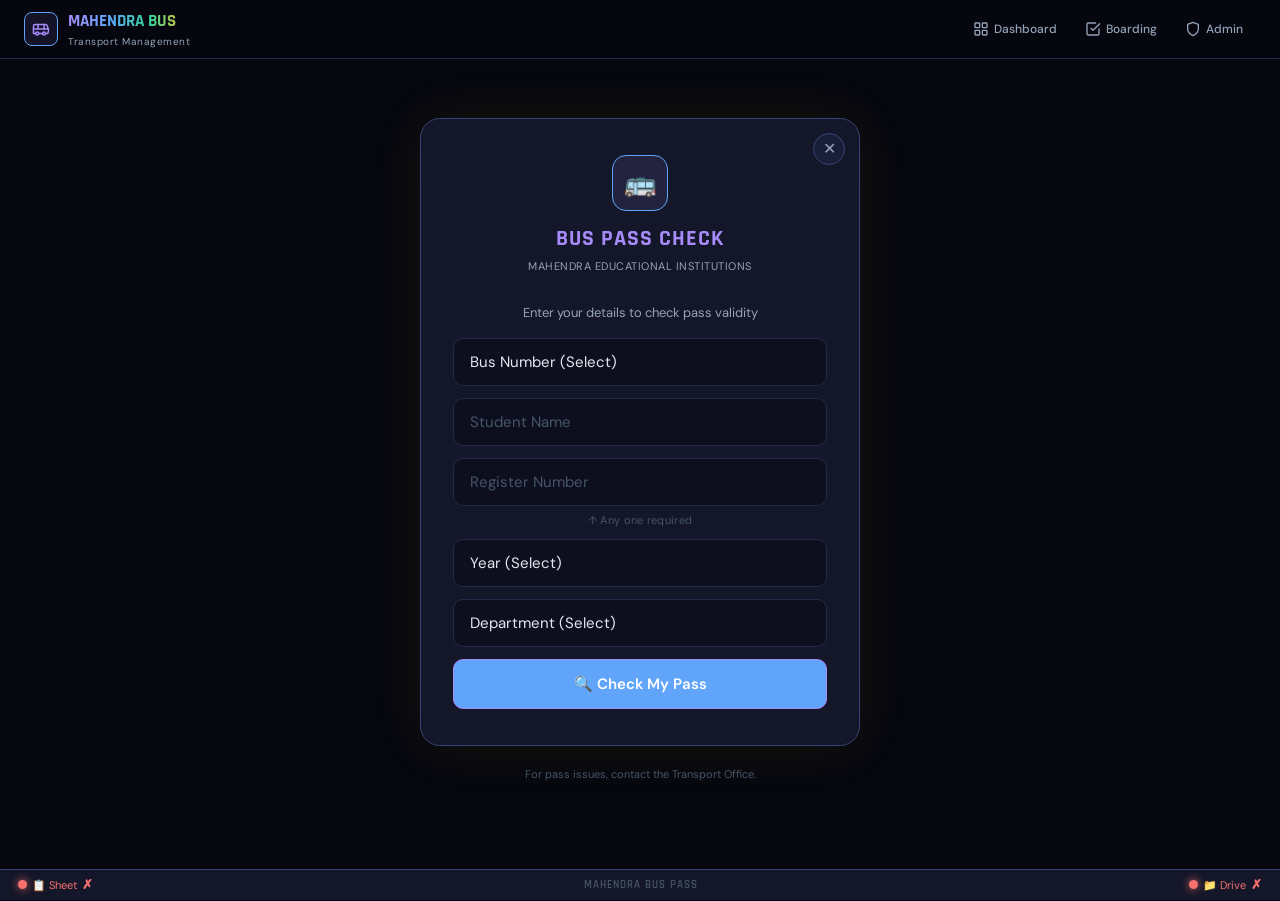
<file: pass-checker.html>
<!DOCTYPE html>

<html lang="en">
<head>
<meta charset="UTF-8"/>
<meta name="viewport" content="width=device-width,initial-scale=1.0"/>
<title>Mahendra Bus Pass — Check My Pass</title>
<style>
@import url('https://fonts.googleapis.com/css2?family=Rajdhani:wght@500;600;700&family=DM+Sans:wght@400;500;600&display=swap');

/* ══════════════════════════════════════════
CSS VARIABLES
══════════════════════════════════════════ */
:root {
  --bg:        #06070f;
  --bg2:       #0d0f1e;
  --bg3:       #111328;
  --surface:   #141729;
  --surface2:  #1a1f38;
  --border:    #252a4a;
  --border2:   #3a4278;
  --neon:      #a78bfa;
  --neon2:     #60a5fa;
  --neon-dim:  rgba(167,139,250,0.10);
  --neon-glow: 0 0 16px rgba(167,139,250,0.45);
  --green:     #34d399;
  --amber:     #fbbf24;
  --red:       #f87171;
  --text:      #e2e8f0;
  --text2:     #94a3b8;
  --text3:     #475569;
  --radius:    12px;
  --font-head: 'Rajdhani', sans-serif;
  --font-body: 'DM Sans', sans-serif;
  --header-h:  58px;
  --mob-nav-h: 60px;

  /* Keep section colors compatible */
  --c-green:   #34d399;
  --c-red:     #f87171;
  --c-orange:  #fbbf24;
  --c-gold:    #fbbf24;
  --c-violet:  #a78bfa;
  --c-cyan:    #60a5fa;
  --c-pink:    #f472b6;
  --c-lime:    #86efac;
  --sfb-ok:    #34d399;
  --sfb-err:   #f87171;

  --grad-main:  linear-gradient(135deg, #a78bfa 0%, #60a5fa 50%, #34d399 100%);
  --grad-green: linear-gradient(135deg, #34d399, #059669);
  --grad-red:   linear-gradient(135deg, #f87171, #dc2626);
  --grad-gold:  linear-gradient(135deg, #fbbf24, #d97706);
  --grad-card:  linear-gradient(160deg, #141729 0%, #0d0f1e 100%);
  --grad-glow:  linear-gradient(90deg, transparent, rgba(167,139,250,0.15), transparent);
  --grad-brand: linear-gradient(90deg, #a78bfa 0%, #60a5fa 50%, #34d399 100%);

  /* Section colors */
  --c-student:  #60a5fa;
  --c-bus:      #fbbf24;
  --c-boarding: #a78bfa;
  --c-scanner:  #38bdf8;
  --c-incharge: #f472b6;
  --c-pass:     #34d399;
  --c-nopass:   #f87171;
  --c-absent:   #fbbf24;
  --c-pending:  #fbbf24;
  --c-boarded:  #34d399;
  --c-drive:    #60a5fa;
  --c-sheet:    #a78bfa;
}

*, *::before, *::after { box-sizing: border-box; margin: 0; padding: 0; }
html { scroll-behavior: smooth; -webkit-text-size-adjust: 100%; }

body {
font-family: var(--font-body);
background: var(--bg);
color: var(--text);
min-height: 100vh;
font-size: 14px;
line-height: 1.5;
-webkit-font-smoothing: antialiased;
overscroll-behavior: none;
}

body::before {
content: ‘’;
position: fixed; inset: 0;
background-image:
linear-gradient(rgba(96,165,250,0.04) 1px, transparent 1px),
linear-gradient(90deg, rgba(167,139,250,0.04) 1px, transparent 1px);
background-size: 40px 40px;
pointer-events: none; z-index: 0;
}

/* ── HEADER ─────────────────────── */
.site-header {
background: rgba(6,7,15,0.97);
border-bottom: 1px solid var(--border);
backdrop-filter: blur(12px);
-webkit-backdrop-filter: blur(12px);
position: sticky; top: 0; z-index: 50; width: 100%;
}
.header-inner {
max-width: 1280px; margin: 0 auto;
display: flex; align-items: center; justify-content: space-between;
padding: 0 24px; height: var(--header-h); gap: 16px;
}
.brand { display: flex; align-items: center; gap: 10px; text-decoration: none; flex-shrink: 0; }
.brand-icon {
width: 34px; height: 34px; border-radius: 8px;
background: var(--neon-dim); border: 1px solid var(--neon2);
display: flex; align-items: center; justify-content: center;
font-size: 16px; color: var(--neon);
}
.brand-name {
font-family: var(--font-head); font-size: 17px; font-weight: 700;
background: linear-gradient(90deg, #a78bfa, #60a5fa, #34d399, #fbbf24); -webkit-background-clip: text; -webkit-text-fill-color: transparent; background-clip: text;
}
.brand-sub { font-size: 10px; color: var(--text2); letter-spacing: 0.5px; }

nav { display: flex; gap: 2px; }
.nav-link {
display: flex; align-items: center; gap: 5px;
padding: 6px 12px; border-radius: 7px;
font-size: 12px; font-weight: 500; color: var(--text2);
text-decoration: none; transition: all 0.15s;
border: 1px solid transparent; font-family: var(--font-body); white-space: nowrap;
}
.nav-link:hover  { background: var(--neon-dim); color: var(--neon); border-color: var(--border2); }
.nav-link.active { background: var(--neon-dim); color: var(--neon); border-color: var(--neon2); }
.nav-icon { font-size: 14px; }

.sync-dot { width: 7px; height: 7px; border-radius: 50%; background: var(--text3); display: inline-block; flex-shrink: 0; }
.sync-dot.on { background: var(--green); box-shadow: 0 0 8px var(--green); }

/* ── MOBILE BOTTOM NAV ──────────── */
.mob-nav {
display: none;
position: fixed; bottom: 0; left: 0; right: 0;
height: var(--mob-nav-h);
background: rgba(6,7,15,0.97);
border-top: 1px solid var(--border2);
backdrop-filter: blur(16px);
-webkit-backdrop-filter: blur(16px);
z-index: 100;
padding-bottom: env(safe-area-inset-bottom, 0px);
}
.mob-nav-inner { display: flex; align-items: stretch; height: 100%; padding: 0 4px; }
.mob-nav-link {
flex: 1; display: flex; flex-direction: column;
align-items: center; justify-content: center;
gap: 3px; text-decoration: none; color: var(--text3);
font-size: 9px; font-weight: 600; font-family: var(--font-body);
letter-spacing: 0.3px; transition: all 0.15s;
border-radius: 10px; margin: 6px 2px;
text-transform: uppercase;
-webkit-tap-highlight-color: transparent;
}
.mob-nav-link .mob-icon { font-size: 20px; line-height: 1; }
.mob-nav-link:hover,
.mob-nav-link.active { color: var(--neon); background: var(--neon-dim); }
.mob-nav-link.active .mob-icon { filter: drop-shadow(0 0 4px var(--neon)); }

/* ── MAIN ───────────────────────── */
main { max-width: 1280px; margin: 0 auto; padding: 28px 24px; position: relative; z-index: 1; }

/* ── PAGE HEADER ────────────────── */
.page-title { font-family: var(--font-head); font-size: 28px; font-weight: 700; color: #fff; letter-spacing: 1px; margin-bottom: 4px; }
.page-title span { color: var(--neon),var(neon-glow); }
.page-sub { font-size: 12px; color: var(--text2); margin-bottom: 24px; }

/* ── CARDS ──────────────────────── */
.card { background: var(--surface); border: 1px solid var(--border); border-radius: var(--radius); padding: 20px; position: relative; overflow: hidden; }
.card::before { content: ‘’; position: absolute; top: 0; left: 0; right: 0; height: 2px; background: linear-gradient(90deg, transparent, #a78bfa, #60a5fa, #34d399, transparent); opacity: 0.6; }
.card-title { font-family: var(--font-head); font-size: 15px; font-weight: 600; color: var(--neon); letter-spacing: 0.5px; margin-bottom: 14px; display: flex; align-items: center; gap: 8px; }

/* ── STAT CARDS ─────────────────── */
.stat-grid { display: grid; grid-template-columns: repeat(4,1fr); gap: 14px; margin-bottom: 24px; }
.stat-card { background: var(--surface); border: 1px solid var(--border); border-radius: var(--radius); padding: 16px; display: flex; align-items: center; gap: 12px; transition: border-color 0.2s; }
.stat-card:hover { border-color: var(--neon2); }
.stat-icon { width: 44px; height: 44px; border-radius: 10px; background: var(--neon-dim); border: 1px solid var(--border2); display: flex; align-items: center; justify-content: center; font-size: 20px; flex-shrink: 0; }
.stat-val { font-family: var(--font-head); font-size: 28px; font-weight: 700; color: #fff; line-height: 1; }
.stat-lbl { font-size: 10px; color: var(--text2); margin-top: 3px; text-transform: uppercase; letter-spacing: 0.5px; }

/* ── BUTTONS ────────────────────── */
.btn { display: inline-flex; align-items: center; justify-content: center; gap: 6px; padding: 9px 18px; border-radius: 8px; cursor: pointer; font-size: 13px; font-weight: 600; font-family: var(--font-body); border: none; transition: all 0.15s; white-space: nowrap; text-decoration: none; -webkit-tap-highlight-color: transparent; touch-action: manipulation; }
.btn:active { transform: scale(0.97); }
.btn-neon    { background: var(--neon-dim); color: var(--neon);  border: 1px solid var(--neon2); box-shadow: 0 0 12px rgba(167,139,250,0.20); }
.btn-neon:hover    { background: rgba(255,215,0,0.2); box-shadow: var(--neon-glow); }
.btn-solid   { background: var(--neon2); color: #fff; border: 1px solid var(--neon); }
.btn-solid:hover   { background: var(--neon); color: var(--bg); }
.btn-ghost   { background: var(--surface2); color: var(--text2); border: 1px solid var(--border); }
.btn-ghost:hover   { border-color: var(--neon2); color: var(--neon); }
.btn-danger  { background: rgba(255,68,85,0.12); color: var(--red);   border: 1px solid rgba(255,68,85,0.3); }
.btn-danger:hover  { background: rgba(255,68,85,0.22); }
.btn-success { background: rgba(0,229,160,0.12); color: var(--green); border: 1px solid rgba(0,229,160,0.3); }
.btn-success:hover { background: rgba(0,229,160,0.22); }
.btn-full { width: 100%; justify-content: center; }
.btn-sm   { padding: 6px 12px; font-size: 12px; }

/* ── INPUTS ─────────────────────── */
.field { display: flex; flex-direction: column; gap: 5px; }
.field label { font-size: 11px; color: var(--text2); text-transform: uppercase; letter-spacing: 0.5px; }
.field input, .field select, .field textarea {
background: var(--bg2); border: 1px solid var(--border);
border-radius: 8px; color: var(--text);
padding: 10px 12px; font-size: 16px; font-family: var(--font-body);
transition: border-color 0.15s, box-shadow 0.15s;
outline: none; width: 100%;
}
.field input:focus, .field select:focus, .field textarea:focus { border-color: var(--neon2); box-shadow: 0 0 0 3px rgba(255,215,0,0.1); }
.field select option { background: var(--bg2); }

/* ── FORM GRID ──────────────────── */
.form-grid { display: grid; grid-template-columns: 1fr 1fr; gap: 14px; }
.span2 { grid-column: span 2; }

/* ── TABLE ──────────────────────── */
.table-wrap { overflow-x: auto; border-radius: var(--radius); border: 1px solid var(--border); -webkit-overflow-scrolling: touch; }
table { width: 100%; border-collapse: collapse; font-size: 13px; min-width: 480px; }
thead th { padding: 10px 14px; text-align: left; background: var(--surface2); color: var(--neon); font-family: var(--font-head); font-size: 11px; font-weight: 600; text-transform: uppercase; letter-spacing: 0.8px; border-bottom: 1px solid var(--border2); white-space: nowrap; }
tbody td { padding: 10px 14px; border-bottom: 1px solid var(--border); color: var(--text); }
tbody tr:last-child td { border-bottom: none; }
tbody tr:hover td { background: var(--surface2); }

/* ── BADGES ─────────────────────── */
.badge { display: inline-block; font-size: 10px; font-weight: 600; padding: 2px 8px; border-radius: 20px; white-space: nowrap; text-transform: uppercase; letter-spacing: 0.5px; }
.badge-blue  { background: rgba(167,139,250,0.12); color: var(--neon);  border: 1px solid rgba(167,139,250,0.3); }
.badge-green { background: rgba(0,229,160,0.12); color: var(--green); border: 1px solid rgba(0,229,160,0.3); }
.badge-amber { background: rgba(255,176,32,0.12);color: var(--amber); border: 1px solid rgba(255,176,32,0.3); }
.badge-red   { background: rgba(255,68,85,0.12); color: var(--red);   border: 1px solid rgba(255,68,85,0.3); }

/* ── MODAL ──────────────────────── */
.modal-overlay { position: fixed; inset: 0; background: rgba(0,0,0,0.8); display: flex; align-items: center; justify-content: center; z-index: 200; padding: 16px; backdrop-filter: blur(4px); -webkit-backdrop-filter: blur(4px); }
.modal-overlay.hidden { display: none; }
.modal { background: var(--bg3); border: 1px solid var(--border2); border-radius: 16px; padding: 24px; width: 100%; max-width: 520px; max-height: 90vh; overflow-y: auto; box-shadow: 0 0 40px rgba(255,215,0,0.1); -webkit-overflow-scrolling: touch; }
.modal-header { display: flex; justify-content: space-between; align-items: center; margin-bottom: 20px; }
.modal-title  { font-family: var(--font-head); font-size: 18px; font-weight: 700; color: var(--neon); }
.modal-close  { background: none; border: none; color: var(--text2); cursor: pointer; font-size: 22px; padding: 4px; }
.modal-footer { display: flex; gap: 10px; margin-top: 20px; flex-wrap: wrap; }

/* ── TOAST ──────────────────────── */
.toast { position: fixed; bottom: 24px; right: 16px; left: 16px; max-width: 380px; margin: 0 auto; padding: 12px 18px; border-radius: 10px; font-size: 13px; font-weight: 500; z-index: 999; box-shadow: 0 8px 32px rgba(0,0,0,0.5); transition: all 0.3s; pointer-events: none; font-family: var(--font-body); text-align: center; }
.toast.success { background: rgba(0,229,160,0.15); border: 1px solid rgba(52,211,153,0.4); color: var(--green); }
.toast.error   { background: rgba(255,68,85,0.15);  border: 1px solid rgba(248,113,113,0.4);  color: var(--red); }
.toast.info    { background: rgba(255,215,0,0.12);  border: 1px solid rgba(255,215,0,0.3);  color: var(--neon); }
.toast.hidden  { opacity: 0; transform: translateY(10px); pointer-events: none; }

/* ── FILTER BAR ─────────────────── */
.filter-bar { display: flex; gap: 8px; margin-bottom: 18px; flex-wrap: wrap; align-items: flex-end; }
.filter-bar input, .filter-bar select { background: var(--surface); border: 1px solid var(--border); border-radius: 8px; color: var(--text); padding: 9px 12px; font-size: 16px; font-family: var(--font-body); outline: none; transition: border-color 0.15s; }
.filter-bar input:focus, .filter-bar select:focus { border-color: var(--neon2); }
.filter-bar input[type=“text”] { flex: 1; min-width: 140px; }

/* ── GRID LAYOUTS ───────────────── */
.two-col   { display: grid; grid-template-columns: 1fr 1fr; gap: 16px; }
.three-col { display: grid; grid-template-columns: repeat(3,1fr); gap: 16px; }

/* ── EMPTY STATE ─────────────────── */
.empty { text-align: center; padding: 50px 20px; color: var(--text3); }
.empty-icon { font-size: 44px; margin-bottom: 12px; opacity: 0.5; }

/* ── SCROLLBAR ──────────────────── */
::-webkit-scrollbar { width: 4px; height: 4px; }
::-webkit-scrollbar-track { background: var(--bg2); }
::-webkit-scrollbar-thumb { background: var(--border2); border-radius: 2px; }
::-webkit-scrollbar-thumb:hover { background: var(--neon2); }

/* ── ANIMATIONS ─────────────────── */
@keyframes fadeUp   { from { opacity:0; transform:translateY(12px); } to { opacity:1; transform:translateY(0); } }
@keyframes pulse    { 0%,100% { opacity:1; } 50% { opacity:0.5; } }
@keyframes scanLine { 0% { top:0; } 100% { top:100%; } }
.fade-up { animation: fadeUp 0.25s ease both; }

/* ── NEON DIVIDER ───────────────── */
.neon-line { height: 1px; background: linear-gradient(90deg, transparent, var(--neon), transparent); margin: 20px 0; opacity: 0.4; }

/* ══════════════════════════════════════════
RESPONSIVE — TABLET (max 1024px)
══════════════════════════════════════════ */
@media (max-width: 1024px) {
.stat-grid { grid-template-columns: repeat(2,1fr); gap: 10px; }
.header-inner { padding: 0 16px; gap: 10px; }
.nav-link { padding: 6px 8px; font-size: 11px; }
main { padding: 20px 16px; }
.three-col { grid-template-columns: 1fr 1fr; }
}

/* ══════════════════════════════════════════
RESPONSIVE — MOBILE (max 640px)
══════════════════════════════════════════ */
@media (max-width: 640px) {
nav { display: none !important; }
.mob-nav { display: flex; }

main {
padding: 14px 12px;
padding-bottom: calc(var(--mob-nav-h) + 20px + env(safe-area-inset-bottom, 0px));
}

.header-inner { padding: 0 12px; height: 50px; gap: 8px; }
.brand-name   { font-size: 14px; }
.brand-sub    { display: none; }
.brand-icon   { width: 30px; height: 30px; font-size: 14px; }

.toast {
bottom: calc(var(--mob-nav-h) + 12px + env(safe-area-inset-bottom, 0px));
left: 12px; right: 12px; max-width: 100%;
}

.page-title { font-size: 20px; }
.page-sub   { margin-bottom: 14px; }

.stat-grid  { grid-template-columns: repeat(2,1fr); gap: 8px; margin-bottom: 14px; }
.stat-card  { padding: 12px 10px; gap: 8px; }
.stat-icon  { width: 36px; height: 36px; font-size: 16px; }
.stat-val   { font-size: 22px; }
.stat-lbl   { font-size: 9px; }

.two-col, .three-col { grid-template-columns: 1fr; }
.form-grid { grid-template-columns: 1fr; }
.span2     { grid-column: span 1; }

.card        { padding: 12px; }
.card-title  { font-size: 13px; }

.btn    { padding: 10px 14px; font-size: 13px; }
.btn-sm { padding: 8px 12px;  font-size: 12px; }

.modal-overlay { padding: 0; align-items: flex-end; }
.modal {
border-radius: 20px 20px 0 0;
max-height: 92vh; padding: 20px 14px;
padding-bottom: calc(16px + env(safe-area-inset-bottom, 0px));
}

table     { font-size: 12px; }
thead th  { padding: 8px 10px; font-size: 10px; }
tbody td  { padding: 8px 10px; }

.filter-bar { gap: 6px; }
.filter-bar input[type=“text”] { min-width: 100%; }
.filter-bar select { width: 100%; }
}

/* ══════════════════════════════════════════
RESPONSIVE — SMALL MOBILE (max 380px)
══════════════════════════════════════════ */
@media (max-width: 380px) {
.stat-card  { padding: 10px 8px; gap: 6px; }
.stat-icon  { width: 30px; height: 30px; font-size: 13px; }
.stat-val   { font-size: 19px; }
main        { padding: 10px 10px; }
.page-title { font-size: 18px; }
}

/* ══════════════════════════════════════════
HAMBURGER MENU
══════════════════════════════════════════ */
.ham-btn {
display:none; flex-direction:column; justify-content:center;
align-items:center; gap:5px; width:38px; height:38px;
background:var(--surface); border:1px solid var(--border2);
border-radius:9px; cursor:pointer; padding:7px; flex-shrink:0;
-webkit-tap-highlight-color:transparent; transition:border-color 0.15s;
position:relative; z-index:300;
}
.ham-btn:hover { border-color:var(--neon2); }
.ham-btn span {
display:block; width:18px; height:2px; background:var(--text2);
border-radius:2px; transition:all 0.25s ease; transform-origin:center;
pointer-events:none;
}
.ham-btn.open span:nth-child(1){ transform:translateY(7px) rotate(45deg); background:var(--neon); }
.ham-btn.open span:nth-child(2){ opacity:0; transform:scaleX(0); }
.ham-btn.open span:nth-child(3){ transform:translateY(-7px) rotate(-45deg); background:var(--neon); }
.ham-btn-float { position:fixed; top:12px; right:12px; z-index:300; }

.ham-menu {
display:none; position:fixed; top:58px; left:0; right:0;
background:rgba(6,7,15,0.98); border-bottom:1px solid var(--border2);
backdrop-filter:blur(16px); -webkit-backdrop-filter:blur(16px);
z-index:250; padding:8px 12px 16px;
max-height:calc(100vh - 58px); overflow-y:auto;
}
.ham-menu a {
display:flex; align-items:center; gap:14px; padding:14px 16px;
border-radius:10px; text-decoration:none; color:var(--text2);
font-size:15px; font-weight:600; font-family:var(--font-body);
transition:all 0.15s; border:1px solid transparent; margin-bottom:2px;
-webkit-tap-highlight-color:transparent;
}
.ham-menu a:hover, .ham-menu a.active {
background:var(--neon-dim); color:var(--neon); border-color:var(--border2);
}
.ham-menu a .ham-icon { font-size:20px; width:26px; text-align:center; }

.ham-menu-overlay {
display:none; position:fixed; inset:0; z-index:200;
background:rgba(0,0,0,0.5); pointer-events:none;
}
.ham-menu-overlay[style*=“block”] { pointer-events:auto; }

@keyframes fadeDown {
from { opacity:0; transform:translateY(-8px); }
to   { opacity:1; transform:translateY(0); }
}

@media (max-width:640px) {
nav { display:none !important; }
.ham-btn { display:flex !important; }
.mob-nav { display:none !important; }
main { padding:14px 12px 24px; }
.header-inner { padding:0 12px; height:50px; gap:8px; }
.brand-name { font-size:14px; }
.brand-sub  { display:none; }
.brand-icon { width:30px; height:30px; font-size:14px; }
.toast { bottom:16px; left:12px; right:12px; max-width:100%; }
.ham-menu { top:50px; max-height:calc(100vh - 50px); }
}

/* ── Password Show/Hide Eye Button ── */
.pass-wrap {
position: relative;
width: 100%;
margin-bottom: 10px;
}
.pass-wrap .lock-input,
.pass-wrap input[type=“password”],
.pass-wrap input[type=“text”] {
margin-bottom: 0;
padding-right: 46px;
width: 100%;
box-sizing: border-box;
}
.pass-eye-btn {
position: absolute;
right: 12px;
top: 50%;
transform: translateY(-50%);
background: none;
border: none;
cursor: pointer;
font-size: 18px;
color: var(--text2);
padding: 4px;
line-height: 1;
-webkit-tap-highlight-color: transparent;
transition: color 0.15s;
z-index: 2;
}
.pass-eye-btn:hover { color: var(--neon); }

/* ── SVG NAV ICONS ─────────────────────────────── */
.nav-svg-icon svg {
width: 100%; height: 100%;
display: block;
stroke: currentColor;
fill: none;
}
.nav-link .nav-svg-icon,
.nav-link svg { flex-shrink: 0; }

/* Ensure nav-link svg inherits color */
.nav-link:hover .nav-svg-icon svg,
.mob-nav-link:hover .nav-svg-icon svg { stroke: var(--neon); }
.nav-link.active .nav-svg-icon svg,
.mob-nav-link.active .nav-svg-icon svg { stroke: var(--neon); }

/* Eye button sizing */
.pass-eye { display:inline-flex; align-items:center; justify-content:center; }
.pass-eye svg { pointer-events: none; }
.pass-eye-btn { display:inline-flex; align-items:center; justify-content:center; }
.pass-eye-btn svg { pointer-events: none; }

/* Button SVG icons */
.btn svg, button svg { vertical-align: middle; flex-shrink: 0; }

</style>
<style>
.checker-wrap {
  min-height: calc(100vh - var(--header-h,60px));
  display: flex;
  flex-direction: column;
  align-items: center;
  justify-content: center;
  padding: 24px;
  padding-bottom: calc(60px + env(safe-area-inset-bottom, 0px) + 24px);
}

.checker-card {
background: var(--surface);
border: 1px solid var(--border2);
border-radius: 20px;
padding: 36px 32px;
width: 100%;
max-width: 440px;
box-shadow: 0 0 60px rgba(255,215,0,0.08);
position: relative;
overflow: hidden;
}

.checker-card::before {
content: ‘’;
position: absolute;
top: 0; left: 0; right: 0; height: 3px;
background: linear-gradient(90deg, var(--neon2), var(--neon), var(--neon2));
}

.checker-logo {
text-align: center;
margin-bottom: 28px;
}
.checker-logo .bus-icon {
width: 56px; height: 56px; border-radius: 14px;
background: var(--neon-dim); border: 1px solid var(--neon2);
display: flex; align-items: center; justify-content: center;
font-size: 26px; margin: 0 auto 12px;
}
.checker-logo .title {
font-family: var(--font-head);
font-size: 22px; font-weight: 700;
color: var(--neon); letter-spacing: 1px;
}
.checker-logo .sub {
font-size: 11px; color: var(--text2);
margin-top: 2px; letter-spacing: 0.5px;
}

.check-input {
width: 100%; background: var(--bg2);
border: 1px solid var(--border); border-radius: 10px;
color: var(--text); padding: 13px 16px;
font-size: 15px; font-family: var(--font-body);
outline: none; margin-bottom: 12px;
transition: border-color 0.15s, box-shadow 0.15s;
}
.check-input:focus {
border-color: var(--neon2);
box-shadow: 0 0 0 3px rgba(255,215,0,0.1);
}
.check-input::placeholder { color: var(--text3); }
select.check-input { appearance:none; -webkit-appearance:none; cursor:pointer; }
select.check-input option { background:var(--bg2); color:var(--text); }
select.check-input { appearance: none; -webkit-appearance: none; cursor: pointer; }
select.check-input option { background: var(--bg2); color: var(--text); }

.check-btn {
width: 100%; padding: 14px;
background: var(--neon2); color: #fff;
border: 1px solid var(--neon); border-radius: 10px;
font-size: 15px; font-weight: 600;
cursor: pointer; font-family: var(--font-body);
transition: all 0.15s;
}
.check-btn:hover { background: var(--neon); color: var(--bg); }
.check-btn:active { transform: scale(0.98); }

/* Result card */
.pass-result {
margin-top: 24px;
border-radius: 14px;
padding: 20px;
animation: fadeUp 0.25s ease both;
}
.pass-valid {
background: rgba(0,229,160,0.08);
border: 1px solid rgba(0,229,160,0.5);
}
.pass-expired {
background: rgba(255,68,85,0.08);
border: 1px solid rgba(248,113,113,0.4);
}
.pass-notfound {
background: rgba(255,176,32,0.08);
border: 1px solid rgba(255,176,32,0.4);
}

.result-status {
font-family: var(--font-head);
font-size: 20px; font-weight: 700;
margin-bottom: 12px;
display: flex; align-items: center; gap: 8px;
}

.info-row {
display: flex; justify-content: space-between;
padding: 7px 0;
border-bottom: 1px solid var(--border);
font-size: 13px;
}
.info-row:last-child { border-bottom: none; }
.info-row .lbl { color: var(--text2); }
.info-row .val { color: #fff; font-weight: 500; text-align: right; max-width: 60%; }

.check-again-btn {
width: 100%; margin-top: 16px;
padding: 10px; border-radius: 8px;
background: var(--surface2); color: var(--text2);
border: 1px solid var(--border); cursor: pointer;
font-size: 13px; font-weight: 600;
font-family: var(--font-body); transition: all 0.15s;
}
.check-again-btn:hover { border-color: var(--neon2); color: var(--neon); }

.validity-bar {
height: 6px;
background: var(--border);
border-radius: 3px;
overflow: hidden;
margin: 10px 0;
}
.validity-fill {
height: 100%;
border-radius: 3px;
transition: width 0.6s ease;
}

/* ── PASS RESULT POPUP ── */
.pass-popup-overlay {
  display: none;
  position: fixed;
  inset: 0;
  background: rgba(0,0,0,0.75);
  z-index: 500;
  align-items: center;
  justify-content: center;
  padding: 16px;
  backdrop-filter: blur(6px);
  -webkit-backdrop-filter: blur(6px);
  animation: fadeUp 0.2s ease both;
}
.pass-popup-overlay.open {
  display: flex;
}
.pass-popup-box {
  background: var(--bg3);
  border: 1px solid var(--border2);
  border-radius: 20px;
  width: 100%;
  max-width: 420px;
  max-height: 90vh;
  overflow-y: auto;
  box-shadow: 0 0 60px rgba(96,165,250,0.2);
  position: relative;
  animation: fadeUp 0.25s ease both;
}
.pass-popup-header {
  display: flex;
  align-items: center;
  justify-content: space-between;
  padding: 16px 20px 0 20px;
  margin-bottom: 0;
}
.pass-popup-close {
  background: var(--surface2);
  border: 1px solid var(--border2);
  border-radius: 8px;
  color: var(--text2);
  cursor: pointer;
  font-size: 18px;
  width: 32px;
  height: 32px;
  display: flex;
  align-items: center;
  justify-content: center;
  transition: all 0.15s;
  flex-shrink: 0;
  -webkit-tap-highlight-color: transparent;
}
.pass-popup-close:hover {
  background: rgba(248,113,113,0.15);
  border-color: var(--red);
  color: var(--red);
}
.pass-popup-body {
  padding: 12px 20px 20px 20px;
}
/* Hide duplicate status inside card when shown in popup */
.pass-popup-body .pass-result .result-status {
  display: none;
}
.pass-popup-body .pass-result {
  margin-top: 0;
}
</style>

</head>
<body>
<script>
function toggleHamMenu(){
  var btn=document.getElementById('hamBtn'),menu=document.getElementById('hamMenu'),ov=document.getElementById('hamOverlay');
  if(!btn||!menu)return;
  var open=menu.style.display==='block';
  menu.style.display=open?'none':'block';
  if(ov)ov.style.display=open?'none':'block';
  btn.classList.toggle('open',!open);
  document.body.style.overflow=open?'':'hidden';
}
function closeHamMenu(){
  var btn=document.getElementById('hamBtn'),menu=document.getElementById('hamMenu'),ov=document.getElementById('hamOverlay');
  if(btn)btn.classList.remove('open');
  if(menu)menu.style.display='none';
  if(ov)ov.style.display='none';
  document.body.style.overflow='';
}
</script>
<div class="ham-menu-overlay" id="hamOverlay" onclick="closeHamMenu()" style="display:none"></div>
<div class="ham-menu" id="hamMenu" style="display:none">
  <a href="dashboard.html"><span class="nav-svg-icon" aria-hidden="true" style="display:inline-flex;align-items:center;width:18px;height:18px;flex-shrink:0"><svg xmlns="http://www.w3.org/2000/svg" viewBox="0 0 24 24" fill="none" stroke="currentColor" stroke-width="2" stroke-linecap="round" stroke-linejoin="round"><rect x="3" y="3" width="7" height="7" rx="1"/><rect x="14" y="3" width="7" height="7" rx="1"/><rect x="3" y="14" width="7" height="7" rx="1"/><rect x="14" y="14" width="7" height="7" rx="1"/></svg></span>Dashboard</a>

  <a href="boarding.html"><span class="nav-svg-icon" aria-hidden="true" style="display:inline-flex;align-items:center;width:18px;height:18px;flex-shrink:0"><svg xmlns="http://www.w3.org/2000/svg" viewBox="0 0 24 24" fill="none" stroke="currentColor" stroke-width="2" stroke-linecap="round" stroke-linejoin="round"><path d="M9 11l3 3L22 4"/><path d="M21 12v7a2 2 0 0 1-2 2H5a2 2 0 0 1-2-2V5a2 2 0 0 1 2-2h11"/></svg></span>Boarding</a>
  <a href="admin.html"><span class="nav-svg-icon" aria-hidden="true" style="display:inline-flex;align-items:center;width:18px;height:18px;flex-shrink:0"><svg xmlns="http://www.w3.org/2000/svg" viewBox="0 0 24 24" fill="none" stroke="currentColor" stroke-width="2" stroke-linecap="round" stroke-linejoin="round"><path d="M12 22s8-4 8-10V5l-8-3-8 3v7c0 6 8 10 8 10z"/></svg></span>Admin</a>
</div>

<header class="site-header">
  <div class="header-inner">
    <a href="dashboard.html" class="brand">
      <div class="brand-icon"><span style="display:inline-flex;align-items:center;width:18px;height:18px"><svg xmlns="http://www.w3.org/2000/svg" viewBox="0 0 24 24" fill="none" stroke="currentColor" stroke-width="2" stroke-linecap="round" stroke-linejoin="round"><path d="M8 6v6"/><path d="M16 6v6"/><path d="M2 12h19.6"/><path d="M18 18h3s.5-1.7.8-2.8c.1-.4.2-.8.2-1.2 0-.4-.1-.8-.2-1.2l-1.4-5C20.1 6.8 19.1 6 18 6H4a2 2 0 0 0-2 2v10h3"/><circle cx="7" cy="18" r="2"/><path d="M9 18h5"/><circle cx="16" cy="18" r="2"/></svg></span></div>
      <div><div class="brand-name">MAHENDRA BUS</div><div class="brand-sub">Transport Management</div></div>
    </a>
    <nav>
      <a href="dashboard.html" class="nav-link"><span class="nav-svg-icon" aria-hidden="true" style="display:inline-flex;align-items:center;width:16px;height:16px;flex-shrink:0"><svg xmlns="http://www.w3.org/2000/svg" viewBox="0 0 24 24" fill="none" stroke="currentColor" stroke-width="2" stroke-linecap="round" stroke-linejoin="round"><rect x="3" y="3" width="7" height="7" rx="1"/><rect x="14" y="3" width="7" height="7" rx="1"/><rect x="3" y="14" width="7" height="7" rx="1"/><rect x="14" y="14" width="7" height="7" rx="1"/></svg></span>Dashboard</a>

      <a href="boarding.html"  class="nav-link"><span class="nav-svg-icon" aria-hidden="true" style="display:inline-flex;align-items:center;width:16px;height:16px;flex-shrink:0"><svg xmlns="http://www.w3.org/2000/svg" viewBox="0 0 24 24" fill="none" stroke="currentColor" stroke-width="2" stroke-linecap="round" stroke-linejoin="round"><path d="M9 11l3 3L22 4"/><path d="M21 12v7a2 2 0 0 1-2 2H5a2 2 0 0 1-2-2V5a2 2 0 0 1 2-2h11"/></svg></span>Boarding</a>
      <a href="admin.html"     class="nav-link"><span class="nav-svg-icon" aria-hidden="true" style="display:inline-flex;align-items:center;width:16px;height:16px;flex-shrink:0"><svg xmlns="http://www.w3.org/2000/svg" viewBox="0 0 24 24" fill="none" stroke="currentColor" stroke-width="2" stroke-linecap="round" stroke-linejoin="round"><path d="M12 22s8-4 8-10V5l-8-3-8 3v7c0 6 8 10 8 10z"/></svg></span>Admin</a>
    </nav>
    <button class="ham-btn" id="hamBtn" onclick="toggleHamMenu()" aria-label="Menu"><span></span><span></span><span></span></button>
  </div>
</header>

<div class="checker-wrap">
  <!-- Form -->
  <div class="checker-card" id="checkerCard">
    <!-- Close / Back button -->
    <button onclick="history.length>1?history.back():window.location.href='dashboard.html'"
      style="position:absolute;top:14px;right:14px;z-index:10;
             width:32px;height:32px;border-radius:50%;
             background:var(--surface2);border:1px solid var(--border2);
             color:var(--text2);font-size:16px;line-height:1;
             cursor:pointer;display:flex;align-items:center;justify-content:center;
             transition:all 0.15s;-webkit-tap-highlight-color:transparent"
      onmouseover="this.style.borderColor='var(--red)';this.style.color='var(--red)'"
      onmouseout="this.style.borderColor='var(--border2)';this.style.color='var(--text2)'"
      title="Close">✕</button>
    <div class="checker-logo">
      <div class="bus-icon">🚌</div>
      <div class="title">BUS PASS CHECK</div>
      <div class="sub">MAHENDRA EDUCATIONAL INSTITUTIONS</div>
    </div>

<div id="formSection">
  <div style="font-size:13px;color:var(--text2);margin-bottom:16px;text-align:center">
    Enter your details to check pass validity
  </div>
  <select class="check-input" id="inputBusNo" onchange="clearResult()">
    <option value="">Bus Number (Select)</option>
  </select>
  <input type="text" class="check-input" id="inputName"
    placeholder="Student Name"
    oninput="clearResult()"/>
  <input type="text" class="check-input" id="inputRegNo"
    placeholder="Register Number"
    oninput="clearResult()"/>
  <div style="font-size:11px;color:var(--text3);text-align:center;margin:-6px 0 10px;letter-spacing:0.3px">
    ↑ Any one required
  </div>
  <select class="check-input" id="inputYear" onchange="clearResult()">
    <option value="">Year (Select)</option>
    <option value="1">1st Year</option>
    <option value="2">2nd Year</option>
    <option value="3">3rd Year</option>
    <option value="4">4th Year</option>
    <option value="5">5th Year</option>
  </select>
  <select class="check-input" id="inputDept" onchange="clearResult()">
    <option value="">Department (Select)</option>
  </select>
  <button class="check-btn" onclick="checkPass()">🔍 Check My Pass</button>
  <div id="formError" style="display:none;color:var(--red);font-size:12px;text-align:center;margin-top:10px"></div>
</div>

<!-- Result -->
<div id="resultSection" style="display:none"></div>

  </div>

  <!-- Footer -->

  <div style="margin-top:20px;font-size:11px;color:var(--text3);text-align:center">
    For pass issues, contact the Transport Office.
  </div>
</div>

<!-- PASS RESULT POPUP -->
<div class="pass-popup-overlay" id="passPopupOverlay" onclick="closePassPopup(event)">
  <div class="pass-popup-box" id="passPopupBox">
    <div class="pass-popup-header">
      <span id="passPopupTitle" style="font-family:var(--font-head);font-size:16px;font-weight:700;color:var(--neon)">Pass Details</span>
      <button class="pass-popup-close" onclick="closePassPopup(null)" title="Close">✕</button>
    </div>
    <div class="pass-popup-body" id="passPopupBody"></div>
  </div>
</div>

<footer id="siteFooter" style="position:fixed;bottom:0;left:0;right:0;z-index:800;background:#141729;border-top:1px solid #3a4278;padding:7px 18px;display:flex;align-items:center;justify-content:space-between;gap:8px;font-size:12px;color:#94a3b8;backdrop-filter:blur(8px);-webkit-backdrop-filter:blur(8px);">
  <div style="display:flex;align-items:center;gap:5px;min-width:0">
    <div id="driveIndicatorDot" style="width:9px;height:9px;border-radius:50%;background:#555;box-shadow:none;flex-shrink:0;transition:all 0.3s"></div>
    <span id="driveIndicatorLabel" style="font-size:11px;color:#94a3b8;white-space:nowrap">📋 Sheet</span>
    <span id="driveIndicatorSymbol" style="font-size:13px;font-weight:700;line-height:1;transition:color 0.3s">✗</span>
  </div>
  <span style="font-family:'Rajdhani',sans-serif;letter-spacing:1px;color:#475569;font-size:11px;font-weight:600;white-space:nowrap;flex-shrink:0">MAHENDRA BUS PASS</span>
  <div style="display:flex;align-items:center;gap:5px;min-width:0;justify-content:flex-end">
    <div id="dashDriveDot" style="width:9px;height:9px;border-radius:50%;background:#555;box-shadow:none;flex-shrink:0;transition:all 0.3s"></div>
    <span id="dashDriveLabel" style="font-size:11px;color:#94a3b8;white-space:nowrap">📁 Drive</span>
    <span id="dashDriveSymbol" style="font-size:13px;font-weight:700;line-height:1;transition:color 0.3s">✗</span>
  </div>
</footer>
<script>
(function(){
  var url = localStorage.getItem('bus_sheet_url') || '';
  var ok  = !!(url && url.trim());
  var col = ok ? '#34d399' : '#f87171';
  var shd = ok ? '0 0 8px #34d399, 0 0 16px rgba(52,211,153,0.35)' : '0 0 8px rgba(248,113,113,0.9)';
  var sym = ok ? '✓' : '✗';
  ['driveIndicatorDot','dashDriveDot'].forEach(function(id){
    var el=document.getElementById(id);
    if(el){el.style.background=col;el.style.boxShadow=shd;}
  });
  ['driveIndicatorSymbol','dashDriveSymbol'].forEach(function(id){
    var el=document.getElementById(id);
    if(el){el.textContent=sym;el.style.color=col;}
  });
  ['driveIndicatorLabel','dashDriveLabel'].forEach(function(id){
    var el=document.getElementById(id);
    if(el){el.style.color=col;}
  });
})();
</script>
<span id="syncDot" style="display:none"></span>
<span id="syncLabel" style="display:none"></span>
<div id="driveIndicatorSub" style="display:none"></div>

<script>
// ── POPULATE DROPDOWNS FROM LOCALSTORAGE ─────────────────────────────────────
(function populateDropdowns() {
  // Bus Numbers
  var busSelect = document.getElementById('inputBusNo');
  try {
    var buses = JSON.parse(localStorage.getItem('bus_list') || '[]');
    buses.forEach(function(b) {
      var val = (typeof b === 'object') ? (b.no || b.name || b) : b;
      var opt = document.createElement('option');
      opt.value = val; opt.textContent = val;
      busSelect.appendChild(opt);
    });
  } catch(e) {}

  // Departments
  var deptSelect = document.getElementById('inputDept');
  try {
    var depts = JSON.parse(localStorage.getItem('bus_departments') || 'null') ||
                ['CSE','ECE','EEE','MECH','CIVIL','IT','MBA','MCA','Arts & Science'];
    depts.forEach(function(d) {
      var opt = document.createElement('option');
      opt.value = d; opt.textContent = d;
      deptSelect.appendChild(opt);
    });
  } catch(e) {}
})();

// ── CLEAR RESULT ──────────────────────────────────────────────────────────────
function clearResult() {
  document.getElementById('resultSection').style.display = 'none';
  document.getElementById('resultSection').innerHTML = '';
  var err = document.getElementById('formError');
  if (err) { err.style.display = 'none'; err.textContent = ''; }
}

// ── SHOW ERROR ────────────────────────────────────────────────────────────────
function showFormError(msg) {
  var err = document.getElementById('formError');
  if (!err) return;
  err.textContent = msg;
  err.style.display = 'block';
}

// ── CHECK PASS ────────────────────────────────────────────────────────────────
function checkPass() {
  clearResult();

  var busNo  = (document.getElementById('inputBusNo').value  || '').trim();
  var name   = (document.getElementById('inputName').value   || '').trim();
  var regNo  = (document.getElementById('inputRegNo').value  || '').trim();
  var year   = (document.getElementById('inputYear').value   || '').trim();
  var dept   = (document.getElementById('inputDept').value   || '').trim();

  // Name OR RegNo — at least one required
  if (!name && !regNo) {
    showFormError('⚠️ Please enter Student Name or Register Number.');
    return;
  }
  // Bus No, Year, Dept — all required
  if (!busNo || !year || !dept) {
    showFormError('⚠️ Please select Bus Number, Year and Department.');
    return;
  }

  var students = [];
  try { students = JSON.parse(localStorage.getItem('bus_students') || '[]'); } catch(e) {}

  var regLow  = regNo.toLowerCase();
  var nameLow = name.toLowerCase();

  var match = students.find(function(s) {
    var nameMatch = name  ? (s.name  || '').toLowerCase().includes(nameLow) : false;
    var regMatch  = regNo ? (s.regNo || '').toLowerCase() === regLow        : false;
    var identityOk = nameMatch || regMatch;
    var busOk  = (s.busNo || '').trim() === busNo;
    var yearOk = String(s.year || '')   === year;
    var deptOk = (s.dept  || '')        === dept;
    return identityOk && busOk && yearOk && deptOk;
  });

  // Fallback: relax dept case
  if (!match) {
    match = students.find(function(s) {
      var nameMatch  = name  ? (s.name  || '').toLowerCase().includes(nameLow)          : false;
      var regMatch   = regNo ? (s.regNo || '').toLowerCase() === regLow                 : false;
      var identityOk = nameMatch || regMatch;
      var busOk      = (s.busNo || '').trim()                    === busNo;
      var yearOk     = String(s.year || '')                      === year;
      return identityOk && busOk && yearOk;
    });
  }

  var rs = document.getElementById('resultSection');
  rs.style.display = 'none';

  if (!match) {
    openPassPopup(
      '<div class="pass-result pass-notfound fade-up">' +
        '<div class="result-status" style="color:var(--amber)">⚠️ Not Found</div>' +
        '<div style="font-size:13px;color:var(--text2)">No student record matched the details you entered. Please check your Bus No, Register Number, Year and Department.</div>' +
      '</div>' +
      '<button class="check-again-btn" style="margin-top:16px" onclick="closePassPopup(null);resetChecker()">🔄 Try Again</button>',
      '⚠️ Not Found'
    );
    return;
  }

  // Check validity
  var today = new Date();
  today.setHours(0,0,0,0);
  var from  = match.periodFrom ? new Date(match.periodFrom) : null;
  var to    = match.periodTo   ? new Date(match.periodTo)   : null;
  if (to) to.setHours(23,59,59,999);

  var valid = from && to ? (today >= from && today <= to) : true; // no dates = assume valid
  var daysLeft = to ? Math.ceil((to - today) / 86400000) : null;

  var statusClass  = valid ? 'pass-valid'   : 'pass-expired';
  var statusColor  = valid ? 'var(--green)'  : 'var(--red)';
  var statusIcon   = valid ? '✅'            : '❌';
  var statusText   = valid ? 'VALID PASS'   : 'EXPIRED PASS';

  // Validity bar
  var barPct = 0, barColor = 'var(--green)';
  if (from && to) {
    var total = to - from;
    var elapsed = today - from;
    barPct = Math.max(0, Math.min(100, Math.round((elapsed / total) * 100)));
    barColor = barPct > 85 ? 'var(--red)' : barPct > 60 ? 'var(--amber)' : 'var(--green)';
  }

  function row(lbl, val) {
    if (!val) return '';
    return '<div class="info-row"><span class="lbl">' + lbl + '</span><span class="val">' + val + '</span></div>';
  }

  var popupContent =
    '<div class="pass-result ' + statusClass + ' fade-up">' +
      '<div class="result-status" style="color:' + statusColor + '">' + statusIcon + ' ' + statusText + '</div>' +
      (from && to ?
        '<div class="validity-bar"><div class="validity-fill" style="width:' + barPct + '%;background:' + barColor + '"></div></div>' : '') +
      row('Name',       match.name) +
      row('Roll No',    match.rollNo) +
      row('Reg No',     match.regNo) +
      row('Bus No',     match.busNo) +
      row('Department', match.dept) +
      row('Year',       match.year ? match.year + (match.year==='1'?'st':match.year==='2'?'nd':match.year==='3'?'rd':'th') + ' Year' : '') +
      row('Boarding At',match.boardingAt) +
      row('Pass Type',  match.passType) +
      row('Valid From', match.periodFrom) +
      row('Valid To',   match.periodTo) +
      (daysLeft !== null ?
        row('Days Left', valid ? (daysLeft + ' day' + (daysLeft===1?'':'s')) : 'Expired') : '') +
    '</div>' +
    '<button class="check-again-btn" onclick="closePassPopup(null);resetChecker()">🔄 Check Another</button>';

  openPassPopup(popupContent, statusIcon + ' ' + statusText);
}

// ── RESET ─────────────────────────────────────────────────────────────────────
function resetChecker() {
  document.getElementById('inputBusNo').value = '';
  document.getElementById('inputName').value  = '';
  document.getElementById('inputRegNo').value = '';
  document.getElementById('inputYear').value  = '';
  document.getElementById('inputDept').value  = '';
  clearResult();
}

// ── POPUP HELPERS ─────────────────────────────────────────────────────────────
function openPassPopup(html, titleText) {
  var overlay = document.getElementById('passPopupOverlay');
  var body    = document.getElementById('passPopupBody');
  var title   = document.getElementById('passPopupTitle');
  if (title) title.textContent = titleText || 'Pass Details';
  body.innerHTML = html;
  overlay.classList.add('open');
  document.body.style.overflow = 'hidden';
}
function closePassPopup(e) {
  if (e && e.target !== document.getElementById('passPopupOverlay')) return;
  var overlay = document.getElementById('passPopupOverlay');
  overlay.classList.remove('open');
  document.body.style.overflow = '';
}
</script>

</body>
</html>
</file>
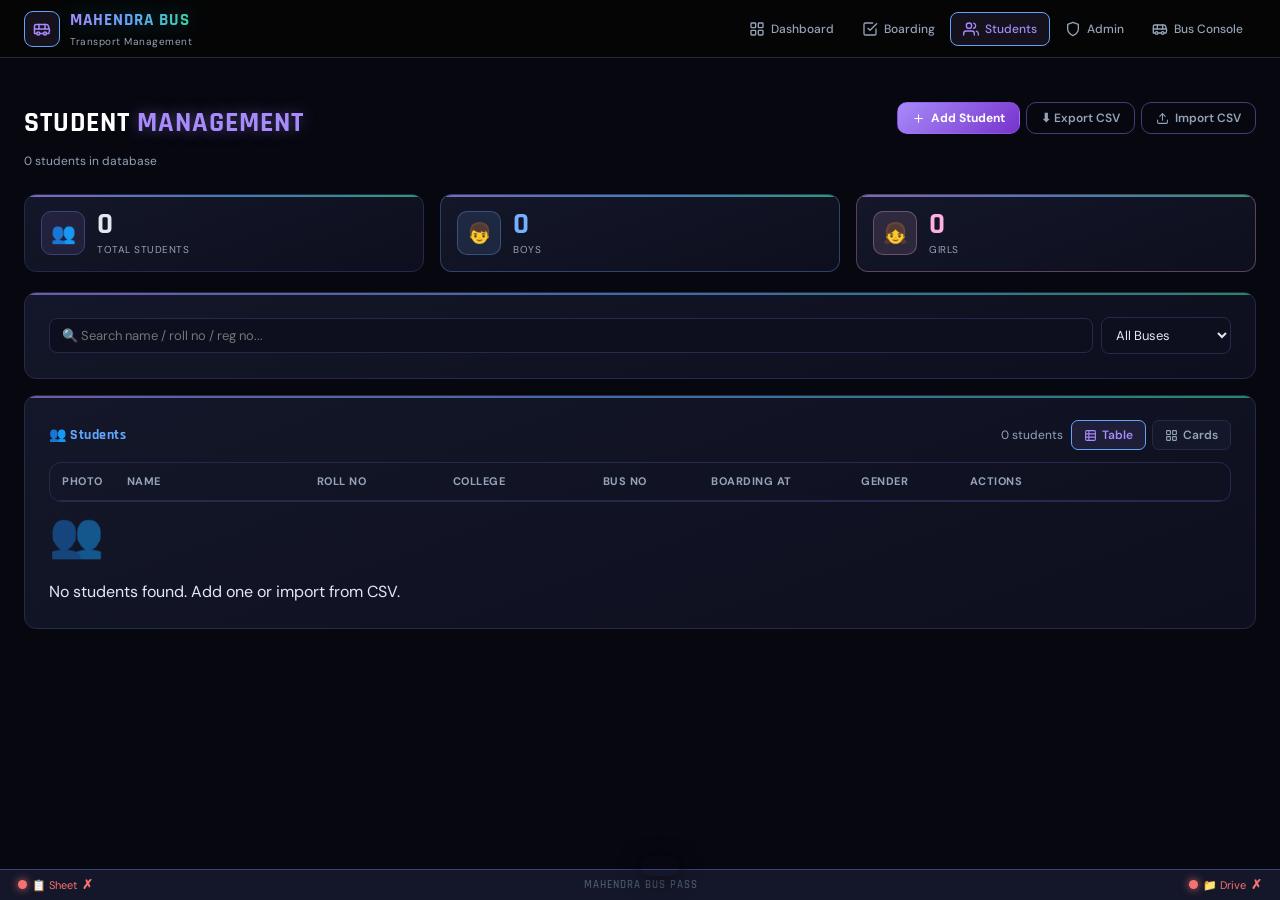
<file: students.html>
<!DOCTYPE html>
<html lang="en">
<head>
<meta charset="UTF-8"/>
<meta name="viewport" content="width=device-width,initial-scale=1.0"/>
<title>Mahendra Bus Pass — Students</title>
<style>
@import url('https://fonts.googleapis.com/css2?family=Rajdhani:wght@500;600;700&family=DM+Sans:wght@400;500;600&display=swap');

/* ══════════════════════════════════════════
   CSS VARIABLES
══════════════════════════════════════════ */
:root {
  --bg:        #06070f;
  --bg2:       #0d0f1e;
  --bg3:       #111328;
  --surface:   #141729;
  --surface2:  #1a1f38;
  --border:    #252a4a;
  --border2:   #3a4278;
  --neon:      #a78bfa;
  --neon2:     #60a5fa;
  --neon-dim:  rgba(167,139,250,0.10);
  --neon-glow: 0 0 16px rgba(167,139,250,0.45);
  --green:     #34d399;
  --amber:     #fbbf24;
  --red:       #f87171;
  --text:      #e2e8f0;
  --text2:     #94a3b8;
  --text3:     #475569;
  --radius:    12px;
  --font-head: 'Rajdhani', sans-serif;
  --font-body: 'DM Sans', sans-serif;
  --header-h:  58px;
  --mob-nav-h: 60px;

  /* Keep section colors compatible */
  --c-green:   #34d399;
  --c-red:     #f87171;
  --c-orange:  #fbbf24;
  --c-gold:    #fbbf24;
  --c-violet:  #a78bfa;
  --c-cyan:    #60a5fa;
  --c-pink:    #f472b6;
  --c-lime:    #86efac;
  --sfb-ok:    #34d399;
  --sfb-err:   #f87171;

  --grad-main:  linear-gradient(135deg, #a78bfa 0%, #60a5fa 50%, #34d399 100%);
  --grad-green: linear-gradient(135deg, #34d399, #059669);
  --grad-red:   linear-gradient(135deg, #f87171, #dc2626);
  --grad-gold:  linear-gradient(135deg, #fbbf24, #d97706);
  --grad-card:  linear-gradient(160deg, #141729 0%, #0d0f1e 100%);
  --grad-glow:  linear-gradient(90deg, transparent, rgba(167,139,250,0.15), transparent);
  --grad-brand: linear-gradient(90deg, #a78bfa 0%, #60a5fa 50%, #34d399 100%);

  /* Section colors */
  --c-student:  #60a5fa;
  --c-bus:      #fbbf24;
  --c-boarding: #a78bfa;
  --c-scanner:  #38bdf8;
  --c-incharge: #f472b6;
  --c-pass:     #34d399;
  --c-nopass:   #f87171;
  --c-absent:   #fbbf24;
  --c-pending:  #fbbf24;
  --c-boarded:  #34d399;
  --c-drive:    #60a5fa;
  --c-sheet:    #a78bfa;
}

/* ══════════════════════════════════════════
   BASE RESET
══════════════════════════════════════════ */
*, *::before, *::after { box-sizing: border-box; margin: 0; padding: 0; }
html { scroll-behavior: smooth; -webkit-text-size-adjust: 100%; }
body {
  font-family: var(--font-body);
  background: var(--bg);
  color: var(--text);
  min-height: 100vh;
  line-height: 1.5;
  -webkit-font-smoothing: antialiased;
  overscroll-behavior: none;
}

/* ══════════════════════════════════════════
   SITE HEADER
══════════════════════════════════════════ */
.site-header, .header-bar {
  position: fixed;
  top: 0; left: 0; right: 0;
  height: var(--header-h);
  background: rgba(6,6,6,0.97);
  border-bottom: 1px solid var(--border);
  backdrop-filter: blur(20px);
  -webkit-backdrop-filter: blur(20px);
  z-index: 200;
}
.header-inner {
  display: flex;
  align-items: center;
  height: 100%;
  padding: 0 24px;
  gap: 16px;
  max-width: 1400px;
  margin: 0 auto;
}

/* ── Brand ── */
.brand {
  display: flex;
  align-items: center;
  gap: 10px;
  text-decoration: none;
  flex-shrink: 0;
}
.brand-icon {
  width: 36px; height: 36px;
  background: var(--neon-dim);
  border: 1px solid var(--neon2);
  border-radius: 9px;
  display: flex; align-items: center; justify-content: center;
  color: var(--neon);
  flex-shrink: 0;
}
.brand-name {
  font-family: var(--font-head);
  font-size: 17px;
  font-weight: 700;
  letter-spacing: 1px;
  background: var(--grad-brand);
  -webkit-background-clip: text;
  -webkit-text-fill-color: transparent;
  background-clip: text;
  filter: drop-shadow(0 0 10px rgba(0,180,255,0.3));
  white-space: nowrap;
}
.brand-sub {
  font-size: 10px;
  color: var(--text2);
  letter-spacing: 0.5px;
  white-space: nowrap;
}

/* ── Desktop Nav (auto push to right) ── */
nav {
  display: flex;
  align-items: center;
  gap: 2px;
  margin-left: auto;
}
.nav-link {
  display: flex; align-items: center; gap: 6px;
  padding: 7px 12px;
  border-radius: 8px;
  font-size: 12px; font-weight: 500;
  color: var(--text2);
  text-decoration: none;
  transition: all 0.15s;
  border: 1px solid transparent;
  font-family: var(--font-body);
  white-space: nowrap;
}
.nav-link:hover  { background: var(--neon-dim); color: var(--neon); border-color: var(--border2); }
.nav-link.active { background: var(--neon-dim); color: var(--neon); border-color: var(--neon2); }
.nav-icon { font-size: 14px; }

/* ── SVG Nav Icons ── */
.nav-svg-icon {
  display: inline-flex; align-items: center;
  flex-shrink: 0;
}
.nav-svg-icon svg {
  width: 100%; height: 100%;
  display: block;
  stroke: currentColor;
  fill: none;
}
.nav-link .nav-svg-icon, .nav-link svg { flex-shrink: 0; }
.nav-link:hover .nav-svg-icon svg,
.mob-nav-link:hover .nav-svg-icon svg { stroke: var(--neon); }
.nav-link.active .nav-svg-icon svg,
.mob-nav-link.active .nav-svg-icon svg { stroke: var(--neon); }

/* ── Sync dot ── */
.sync-dot { width:7px; height:7px; border-radius:50%; background:var(--text3); display:inline-block; flex-shrink:0; }
.sync-dot.on { background:var(--green); box-shadow:0 0 8px var(--green); }

/* ══════════════════════════════════════════
   HAMBURGER BUTTON (mobile)
══════════════════════════════════════════ */
.ham-btn {
  display: none;
  flex-direction: column; justify-content: center;
  align-items: center; gap: 5px;
  width: 38px; height: 38px;
  background: var(--surface);
  border: 1px solid var(--border2);
  border-radius: 9px;
  cursor: pointer;
  padding: 7px;
  flex-shrink: 0;
  margin-left: auto;
  -webkit-tap-highlight-color: transparent;
  transition: border-color 0.15s;
  position: relative; z-index: 201;
}
.ham-btn:hover { border-color: var(--neon2); }
.ham-btn span {
  display: block; width: 18px; height: 2px;
  background: var(--text2);
  border-radius: 2px;
  transition: all 0.25s ease;
  transform-origin: center;
  pointer-events: none;
}
.ham-btn.open span:nth-child(1) { transform: translateY(7px) rotate(45deg); background: var(--neon); }
.ham-btn.open span:nth-child(2) { opacity: 0; transform: scaleX(0); }
.ham-btn.open span:nth-child(3) { transform: translateY(-7px) rotate(-45deg); background: var(--neon); }

/* ══════════════════════════════════════════
   HAM MENU DROPDOWN (mobile slide-down)
══════════════════════════════════════════ */
.ham-menu-overlay {
  display: none;
  position: fixed; inset: 0;
  z-index: 198;
  background: rgba(0,0,0,0.55);
  pointer-events: none;
}
.ham-menu-overlay[style*="block"] { pointer-events: auto; }

.ham-menu {
  display: none;
  position: fixed;
  top: var(--header-h); left: 0; right: 0;
  background: rgba(6,6,6,0.98);
  border-bottom: 1px solid var(--border2);
  backdrop-filter: blur(20px);
  -webkit-backdrop-filter: blur(20px);
  z-index: 199;
  padding: 10px 12px 18px;
  max-height: calc(100vh - var(--header-h));
  overflow-y: auto;
  animation: fadeDown 0.18s ease both;
}
.ham-menu a {
  display: flex; align-items: center; gap: 14px;
  padding: 14px 16px;
  border-radius: 10px;
  text-decoration: none;
  color: var(--text2);
  font-size: 15px; font-weight: 600;
  font-family: var(--font-body);
  transition: all 0.15s;
  border: 1px solid transparent;
  margin-bottom: 2px;
  -webkit-tap-highlight-color: transparent;
}
.ham-menu a:hover,
.ham-menu a.active {
  background: var(--neon-dim);
  color: var(--neon);
  border-color: var(--border2);
}
.ham-menu a .ham-icon { font-size: 20px; width: 26px; text-align: center; }

@keyframes fadeDown {
  from { opacity: 0; transform: translateY(-8px); }
  to   { opacity: 1; transform: translateY(0); }
}

/* ══════════════════════════════════════════
   MOBILE BOTTOM NAV (incharge only)
══════════════════════════════════════════ */
.mob-nav {
  display: none;
  position: fixed; bottom: 0; left: 0; right: 0;
  height: var(--mob-nav-h);
  background: rgba(6,6,6,0.97);
  border-top: 1px solid var(--border);
  backdrop-filter: blur(20px);
  -webkit-backdrop-filter: blur(20px);
  z-index: 100;
  padding-bottom: env(safe-area-inset-bottom, 0px);
}
.mob-nav-inner {
  display: flex; align-items: stretch;
  height: 100%; padding: 0 4px;
}
.mob-nav-link {
  flex: 1; display: flex; flex-direction: column;
  align-items: center; justify-content: center;
  gap: 3px; text-decoration: none; color: var(--text3);
  font-size: 9px; font-weight: 600; font-family: var(--font-body);
  letter-spacing: 0.3px; transition: all 0.15s;
  border-radius: 10px; margin: 6px 2px;
  text-transform: uppercase;
  -webkit-tap-highlight-color: transparent;
}
.mob-nav-link .mob-icon { font-size: 20px; line-height: 1; }
.mob-nav-link:hover,
.mob-nav-link.active {
  background: rgba(0,180,255,0.08) !important;
  color: var(--neon) !important;
}
.mob-nav-link.active .mob-icon { filter: drop-shadow(0 0 4px var(--neon)); }
.mob-nav-link.active .nav-svg-icon svg { stroke: var(--neon); }

/* ══════════════════════════════════════════
   MAIN CONTENT OFFSET
══════════════════════════════════════════ */
main {
  max-width: 1280px;
  margin: 0 auto;
  padding: 28px 24px;
  padding-top: calc(var(--header-h) + 28px);
  position: relative; z-index: 1;
}

/* ══════════════════════════════════════════
   PAGE HEADER TITLES
══════════════════════════════════════════ */
.page-title { font-family: var(--font-head); font-size: 28px; font-weight: 700; color: #fff; letter-spacing: 1px; margin-bottom: 4px; }
.page-title span { color: var(--neon); text-shadow: var(--neon-glow); }
.page-sub { font-size: 12px; color: var(--text2); margin-bottom: 24px; }

/* ══════════════════════════════════════════
   CARDS
══════════════════════════════════════════ */
.card {
  background: var(--grad-card);
  border: 1px solid var(--border);
  border-radius: var(--radius);
  padding: 16px 18px;
  position: relative; overflow: hidden;
}
.card::before {
  content: ''; position: absolute;
  top: 0; left: 0; right: 0; height: 2px;
  background: var(--grad-brand); opacity: 0.6;
}
.card-title {
  color: var(--c-cyan);
  font-family: var(--font-head);
  font-size: 14px; font-weight: 700;
  letter-spacing: 0.5px;
  display: flex; align-items: center; gap: 8px;
  margin-bottom: 14px;
}

/* ══════════════════════════════════════════
   STAT CARDS
══════════════════════════════════════════ */
.stat-grid { display: grid; grid-template-columns: repeat(4,1fr); gap: 14px; margin-bottom: 24px; }
.stat-card {
  background: var(--grad-card);
  border: 1px solid var(--border);
  border-radius: var(--radius);
  padding: 14px 16px;
  display: flex; align-items: center; gap: 12px;
  position: relative; overflow: hidden;
  transition: all 0.2s ease;
  cursor: pointer;
}
.stat-card::before {
  content: ''; position: absolute;
  top: 0; left: 0; right: 0; height: 2px;
  background: var(--grad-brand); opacity: 0.7;
}
.stat-card:hover {
  border-color: var(--neon2);
  box-shadow: 0 0 0 1px rgba(0,180,255,0.25), 0 8px 32px rgba(0,0,0,0.6);
  transform: translateY(-2px);
}
.stat-card:active { transform: scale(0.97); }
.stat-card.no-hover { cursor: default; }
.stat-card.no-hover:hover { border-color: var(--border); box-shadow: none; transform: none; }
.stat-card.no-hover:active { transform: none; }
.stat-icon { width: 44px; height: 44px; border-radius: 10px; background: var(--neon-dim); border: 1px solid var(--border2); display: flex; align-items: center; justify-content: center; font-size: 20px; flex-shrink: 0; }
.stat-val {
  font-family: var(--font-head);
  font-size: 30px; font-weight: 700; line-height: 1;
}
.stat-lbl { font-size: 10px; color: var(--text2); margin-top: 3px; text-transform: uppercase; letter-spacing: 0.5px; }

/* Per-stat colors */
.stat-card-student  .stat-val { color: var(--neon); }
.stat-card-boarded  .stat-val,
.stat-card-boarding .stat-val { color: var(--c-green); }
.stat-card-nopass   .stat-val { color: var(--c-red); }
.stat-card-absent   .stat-val { color: var(--c-orange); }
.stat-card-pending  .stat-val { color: var(--c-gold); }
.stat-card-bus      .stat-val { color: var(--c-lime); }
.stat-card-incharge .stat-val { color: var(--c-pink); }

/* ══════════════════════════════════════════
   BUTTONS
══════════════════════════════════════════ */
.btn {
  display: inline-flex; align-items: center; justify-content: center; gap: 6px;
  padding: 9px 18px; border-radius: 10px; cursor: pointer;
  font-size: 13px; font-weight: 600; font-family: var(--font-body);
  border: none; transition: all 0.15s; white-space: nowrap;
  text-decoration: none;
  -webkit-tap-highlight-color: transparent;
  touch-action: manipulation;
}
.btn:active { transform: scale(0.97); }
.btn-solid, .btn-neon {
  background: linear-gradient(135deg, var(--c-violet), #7733CC);
  border: 1px solid rgba(155,89,255,0.4);
  color: #fff; font-weight: 700;
}
.btn-solid:hover, .btn-neon:hover {
  filter: brightness(1.15);
  box-shadow: 0 4px 20px rgba(155,89,255,0.45);
  transform: translateY(-1px);
}
.btn-ghost {
  border: 1px solid var(--border2);
  color: var(--text2);
  background: transparent;
  border-radius: 10px;
}
.btn-ghost:hover {
  border-color: var(--neon);
  color: var(--neon);
  background: var(--neon-dim);
}
.btn-danger  { background: linear-gradient(135deg, var(--c-red), #AA1122) !important; color:#fff !important; border:none; }
.btn-success { background: linear-gradient(135deg, var(--c-green), #00AA55) !important; color:#060606 !important; border:none; }
.btn-sm { padding: 7px 14px; font-size: 12px; }

/* ══════════════════════════════════════════
   FORMS
══════════════════════════════════════════ */
.form-grid { display: grid; grid-template-columns: 1fr 1fr; gap: 12px; }
.span2 { grid-column: span 2; }
label { display: block; font-size: 11px; color: var(--text2); margin-bottom: 5px; text-transform: uppercase; letter-spacing: 0.5px; }
input, select, textarea {
  width: 100%; padding: 9px 12px;
  background: var(--bg2); border: 1px solid var(--border2);
  border-radius: 8px; color: var(--text); font-family: var(--font-body); font-size: 13px;
  outline: none; transition: border-color 0.15s, box-shadow 0.15s;
}
input:focus, select:focus, textarea:focus {
  border-color: var(--neon);
  box-shadow: 0 0 0 2px rgba(0,180,255,0.15);
}
select option { background: var(--bg2); color: var(--text); }

/* ── Password show/hide ── */
.pass-wrap { position: relative; width: 100%; margin-bottom: 10px; }
.pass-wrap .lock-input,
.pass-wrap input[type="password"],
.pass-wrap input[type="text"] { margin-bottom: 0; padding-right: 46px; width: 100%; box-sizing: border-box; }
.pass-eye-btn {
  position: absolute; right: 12px; top: 50%; transform: translateY(-50%);
  background: none; border: none; cursor: pointer; font-size: 18px; color: var(--text2);
  padding: 4px; line-height: 1; -webkit-tap-highlight-color: transparent; transition: color 0.15s; z-index: 2;
  display: inline-flex; align-items: center; justify-content: center;
}
.pass-eye-btn:hover { color: var(--neon); }
.pass-eye-btn svg { pointer-events: none; }

/* ══════════════════════════════════════════
   MODAL
══════════════════════════════════════════ */
.modal-overlay {
  display: none; position: fixed; inset: 0; z-index: 500;
  background: rgba(0,0,0,0.7); backdrop-filter: blur(4px);
  padding: 20px; align-items: center; justify-content: center;
}
.modal-overlay.open { display: flex; }
.modal {
  background: var(--surface); border: 1px solid var(--border2);
  border-radius: var(--radius); padding: 24px;
  width: 100%; max-width: 540px; max-height: 88vh;
  overflow-y: auto; position: relative;
}
.modal-header { display: flex; justify-content: space-between; align-items: center; margin-bottom: 20px; }
.modal-title { font-family: var(--font-head); font-size: 18px; font-weight: 700; color: var(--neon); display: flex; align-items: center; gap: 8px; }
.modal-close {
  background: var(--surface2); border: 1px solid var(--border2);
  color: var(--text2); cursor: pointer; font-size: 16px;
  width: 30px; height: 30px; border-radius: 7px;
  display: flex; align-items: center; justify-content: center;
  transition: all 0.15s; flex-shrink: 0;
}
.modal-close:hover { background: rgba(248,113,113,0.15); border-color: rgba(248,113,113,0.5); color: var(--red); }

/* ══════════════════════════════════════════
   TABLE
══════════════════════════════════════════ */
table { width: 100%; border-collapse: collapse; font-size: 13px; }
thead th { padding: 10px 12px; text-align: left; font-size: 11px; color: var(--text2); text-transform: uppercase; letter-spacing: 0.5px; border-bottom: 1px solid var(--border); white-space: nowrap; }
tbody td { padding: 10px 12px; border-bottom: 1px solid var(--border); color: var(--text); }
tbody tr:last-child td { border-bottom: none; }
tbody tr:hover { background: rgba(255,255,255,0.02); }

/* ══════════════════════════════════════════
   TOAST
══════════════════════════════════════════ */
.toast {
  position: fixed; bottom: 24px; left: 50%; transform: translateX(-50%);
  padding: 10px 20px; border-radius: 10px; font-size: 13px; font-weight: 500;
  z-index: 999; white-space: nowrap; font-family: var(--font-body);
  box-shadow: 0 4px 20px rgba(0,0,0,0.5);
  animation: fadeUp 0.2s ease both;
}
.toast.success { background: rgba(0,255,136,0.15); border: 1px solid var(--c-green); color: var(--c-green); }
.toast.error   { background: rgba(255,51,85,0.15);  border: 1px solid var(--c-red);   color: var(--c-red); }
.toast.info    { background: rgba(0,180,255,0.15);  border: 1px solid var(--neon);    color: var(--neon); }

/* ══════════════════════════════════════════
   MISC UTILITIES
══════════════════════════════════════════ */
.badge-green { background: rgba(0,255,136,0.12); color: var(--c-green); border: 1px solid rgba(0,255,136,0.3); border-radius: 6px; padding: 2px 8px; font-size: 11px; }
.badge-red   { background: rgba(255,51,85,0.12);  color: var(--c-red);   border: 1px solid rgba(255,51,85,0.3);  border-radius: 6px; padding: 2px 8px; font-size: 11px; }
.badge-amber { background: rgba(255,215,0,0.12);  color: var(--c-gold);  border: 1px solid rgba(255,215,0,0.3);  border-radius: 6px; padding: 2px 8px; font-size: 11px; }

.two-col   { display: grid; grid-template-columns: 1fr 1fr; gap: 16px; }
.three-col { display: grid; grid-template-columns: 1fr 1fr 1fr; gap: 16px; }

.filter-bar { display: flex; gap: 8px; align-items: center; flex-wrap: wrap; margin-bottom: 14px; }
.filter-bar input[type="text"] { min-width: 180px; }

.empty-state { text-align: center; padding: 48px 20px; color: var(--text2); }
.empty-icon  { font-size: 44px; margin-bottom: 12px; opacity: 0.5; }

.neon-line { height: 1px; background: linear-gradient(90deg, transparent, var(--neon2), transparent); margin: 20px 0; opacity: 0.4; }

/* ══════════════════════════════════════════
   SCROLLBAR
══════════════════════════════════════════ */
::-webkit-scrollbar { width: 4px; height: 4px; }
::-webkit-scrollbar-track { background: var(--bg2); }
::-webkit-scrollbar-thumb { background: var(--border2); border-radius: 2px; }
::-webkit-scrollbar-thumb:hover { background: var(--neon2); }

/* ══════════════════════════════════════════
   ANIMATIONS
══════════════════════════════════════════ */
@keyframes fadeUp   { from { opacity:0; transform:translateY(12px); } to { opacity:1; transform:translateY(0); } }
@keyframes pulse    { 0%,100% { opacity:1; } 50% { opacity:0.5; } }
@keyframes scanLine { 0% { top:0; } 100% { top:100%; } }
.fade-up { animation: fadeUp 0.25s ease both; }

/* ══════════════════════════════════════════
   BOARDING CARDS
══════════════════════════════════════════ */
.boarding-card { background:#0e0e0e; border:1px solid var(--border); border-radius:10px; margin-bottom:6px; padding:10px 12px; display:flex; align-items:center; gap:10px; transition:border-color 0.15s; }
.boarding-card.boarded    { border-left:3px solid var(--c-green)  !important; background:rgba(0,255,136,0.03); }
.boarding-card.nopass-card{ border-left:3px solid var(--c-red)    !important; background:rgba(255,51,85,0.03); }
.boarding-card.absent-card{ border-left:3px solid var(--c-orange) !important; background:rgba(255,140,0,0.03); }
.b-chk { background:linear-gradient(135deg,#101828,#080d18); border:2px solid var(--border2); }

/* ══════════════════════════════════════════
   SECTION / FIELD COLORS
══════════════════════════════════════════ */
.fc-section-student  { border-left: 3px solid var(--neon)       !important; }
.fc-section-bus      { border-left: 3px solid var(--c-lime)     !important; }
.fc-section-boarding { border-left: 3px solid var(--c-green)    !important; }
.fc-section-scanner  { border-left: 3px solid var(--c-cyan)     !important; }
.fc-section-incharge { border-left: 3px solid var(--c-pink)     !important; }
.fc-section-pass     { border-left: 3px solid var(--c-gold)     !important; }
.fc-section-drive    { border-left: 3px solid var(--c-cyan)     !important; }
.fc-section-sheet    { border-left: 3px solid var(--neon)       !important; }

.field-badge { display:inline-flex;align-items:center;gap:4px;font-size:10px;font-weight:700; padding:2px 8px;border-radius:20px;text-transform:uppercase;letter-spacing:0.5px; }
.field-badge-student  { background:rgba(0,212,170,0.15);  color:var(--c-student); }
.field-badge-bus      { background:rgba(245,158,11,0.15); color:var(--c-bus); }
.field-badge-boarding { background:rgba(167,139,250,0.15);color:var(--c-boarding); }
.field-badge-scanner  { background:rgba(56,189,248,0.15); color:var(--c-scanner); }

.ct-student  { color: var(--neon)       !important; }
.ct-bus      { color: var(--c-lime)     !important; }
.ct-boarding { color: var(--c-green)    !important; }
.ct-scanner  { color: var(--c-cyan)     !important; }
.ct-incharge { color: var(--c-pink)     !important; }
.ct-pass     { color: var(--c-gold)     !important; }
.ct-drive    { color: var(--c-cyan)     !important; }
.ct-sheet    { color: var(--neon)       !important; }
.ct-nopass   { color: var(--c-red)      !important; }

.form-label-student { color:var(--c-student); font-weight:600; }
.form-label-bus     { color:var(--c-bus);     font-weight:600; }
.form-label-scan    { color:var(--c-scanner); font-weight:600; }

.field-student input:focus, .field-student select:focus { border-color:var(--c-student) !important; box-shadow:0 0 0 2px rgba(0,212,170,0.15); }
.field-bus     input:focus, .field-bus     select:focus { border-color:var(--c-bus)     !important; box-shadow:0 0 0 2px rgba(245,158,11,0.15); }
.field-boarding input:focus,.field-boarding select:focus{ border-color:var(--c-boarding)!important; box-shadow:0 0 0 2px rgba(167,139,250,0.15); }

/* ══════════════════════════════════════════
   FOOTER STATUS BAR
══════════════════════════════════════════ */
footer[id^="sfb_"] {
  background: rgba(6,6,6,0.97) !important;
  border-top: 1px solid var(--border) !important;
  backdrop-filter: blur(20px) !important;
}

/* ══════════════════════════════════════════
   LOCK CARD (login screens)
══════════════════════════════════════════ */
.lock-card { background: linear-gradient(160deg,#141414,#0a0a0a); border:1px solid var(--border2); }
.lock-title { color: var(--neon) !important; }

/* ══════════════════════════════════════════
   RESPONSIVE — TABLET (max 1024px)
══════════════════════════════════════════ */
@media (max-width: 1024px) {
  .stat-grid   { grid-template-columns: repeat(2,1fr); gap: 10px; }
  .header-inner{ padding: 0 16px; gap: 10px; }
  .nav-link    { padding: 6px 8px; font-size: 11px; }
  main         { padding: 20px 16px; padding-top: calc(var(--header-h) + 20px); }
  .three-col   { grid-template-columns: 1fr 1fr; }
}

/* ══════════════════════════════════════════
   RESPONSIVE — MOBILE (max 640px)
══════════════════════════════════════════ */
@media (max-width: 640px) {
  /* Hide desktop nav, show hamburger */
  nav         { display: none !important; }
  .ham-btn    { display: flex !important; }

  /* Mobile bottom nav (incharge) */
  .mob-nav    { display: flex; }

  /* Ham menu top offset */
  .ham-menu   { top: 50px; max-height: calc(100vh - 50px); }

  /* Header shrinks */
  .header-inner { padding: 0 12px; height: 50px; gap: 8px; }
  .brand-name   { font-size: 14px; }
  .brand-sub    { display: none; }
  .brand-icon   { width: 30px; height: 30px; font-size: 14px; }

  /* Main padding: account for header + mob-nav if present */
  main {
    padding: 14px 12px;
    padding-top: calc(50px + 14px);
    padding-bottom: calc(var(--mob-nav-h) + 44px + env(safe-area-inset-bottom, 0px));
  }

  /* Toast above mob-nav */
  .toast {
    bottom: calc(var(--mob-nav-h) + 12px + env(safe-area-inset-bottom, 0px));
    left: 12px; right: 12px; max-width: 100%;
    transform: none;
    white-space: normal;
  }

  .page-title  { font-size: 20px; }
  .page-sub    { margin-bottom: 14px; }
  .stat-grid   { grid-template-columns: repeat(2,1fr); gap: 8px; margin-bottom: 14px; }
  .stat-card   { padding: 12px 10px; gap: 8px; }
  .stat-icon   { width: 36px; height: 36px; font-size: 16px; }
  .stat-val    { font-size: 22px; }
  .stat-lbl    { font-size: 9px; }

  .two-col, .three-col { grid-template-columns: 1fr; }
  .form-grid   { grid-template-columns: 1fr; }
  .span2       { grid-column: span 1; }

  .card        { padding: 12px; }
  .card-title  { font-size: 13px; }

  .btn    { padding: 10px 14px; font-size: 13px; }
  .btn-sm { padding: 8px 12px; font-size: 12px; }

  .modal-overlay { padding: 0; align-items: flex-end; }
  .modal {
    border-radius: 20px 20px 0 0;
    max-height: 92vh; padding: 20px 14px;
    padding-bottom: calc(16px + env(safe-area-inset-bottom, 0px));
  }

  table     { font-size: 12px; }
  thead th  { padding: 8px 10px; font-size: 10px; }
  tbody td  { padding: 8px 10px; }

  .filter-bar { gap: 6px; }
  .filter-bar input[type="text"] { min-width: 100%; }
  .filter-bar select { width: 100%; }
}


/* ── FILTER BAR MOBILE ── */
@media (max-width: 640px) {
  .filter-bar .btn { flex: 1 1 auto; }
  .filter-bar { align-items: stretch; }
}

/* ══════════════════════════════════════════
   RESPONSIVE — SMALL MOBILE (max 380px)
══════════════════════════════════════════ */
@media (max-width: 380px) {
  .stat-card  { padding: 10px 8px; gap: 6px; }
  .stat-icon  { width: 30px; height: 30px; font-size: 13px; }
  .stat-val   { font-size: 19px; }
  main        { padding: 10px 10px; padding-top: calc(50px + 10px); padding-bottom: calc(var(--mob-nav-h) + 40px + env(safe-area-inset-bottom,0px)); }
  .page-title { font-size: 18px; }
}

/* ══════════════════════════════════════════
   PRINT
══════════════════════════════════════════ */
@media print {
  .site-header, .ham-btn, .mob-nav, .ham-menu, .ham-menu-overlay { display:none !important; }
  main { padding: 0 12px; padding-top: 0; }
  .header-inner { padding:0 12px; height:50px; gap:8px; }
}

</style>
<style>
/* ── STUDENT ROW PHOTO ── */
.student-row-photo {
  width:36px;height:36px;border-radius:8px;
  object-fit:cover;border:1px solid var(--border2);
  background:var(--surface2);
  display:flex;align-items:center;justify-content:center;
  font-size:18px;flex-shrink:0;overflow:hidden;
}
/* ── IMPORT DROP ZONE ── */
.import-zone {
  border:2px dashed var(--border2);border-radius:12px;
  padding:28px 20px;text-align:center;cursor:pointer;
  transition:all 0.15s;background:var(--bg2);
}
.import-zone:hover,.import-zone.drag {
  border-color:var(--neon);background:var(--neon-dim);
}
/* ── TAB BUTTONS ── */
.tab-btn {
  padding:7px 18px;border-radius:7px;font-size:13px;font-weight:600;
  cursor:pointer;border:1px solid var(--border);
  background:var(--surface);color:var(--text2);
  font-family:var(--font-body);transition:all 0.15s;
}
.tab-btn.active{background:var(--neon-dim);color:var(--neon);border-color:var(--neon2);}
/* ── PASS BAR ── */
.pass-bar{height:3px;border-radius:2px;overflow:hidden;background:var(--border);margin-top:4px;}
.pass-bar-fill{height:100%;border-radius:2px;transition:width 0.4s;}
/* ── DRIVE PILL ── */


/* ── ACTION BUTTONS ── */
.act-btn {
  display:inline-flex;align-items:center;justify-content:center;
  padding:5px 9px;border-radius:6px;font-size:13px;
  cursor:pointer;font-family:var(--font-body);font-weight:600;
  border:1px solid;transition:all 0.15s;line-height:1;user-select:none;
}
.act-edit  {background:var(--neon-dim);border-color:var(--neon2);color:var(--neon);}
.act-edit:hover{background:var(--neon2);color:#fff;}
.act-del   {background:rgba(255,68,85,0.1);border-color:rgba(255,68,85,0.4);color:var(--red);}
.act-del:hover{background:rgba(255,68,85,0.25);}
.act-toggle{background:rgba(255,176,32,0.1);border-color:rgba(255,176,32,0.3);color:var(--amber);font-size:11px;}
.act-toggle:hover{background:rgba(255,176,32,0.25);}
.act-green {background:rgba(0,229,160,0.1);border-color:rgba(0,229,160,0.3);color:var(--green);font-size:11px;}
.act-green:hover{background:rgba(0,229,160,0.2);}
/* ── PHOTO UPLOAD ── */
.photo-upload-wrap {display:flex;align-items:center;gap:14px;margin-bottom:6px;}
.photo-preview {
  width:64px;height:64px;border-radius:12px;
  border:2px solid var(--border2);object-fit:cover;
  background:var(--bg2);display:flex;align-items:center;
  justify-content:center;font-size:28px;flex-shrink:0;overflow:hidden;
}
.photo-btns {display:flex;flex-direction:column;gap:6px;}
.remove-pass-section {
  background:rgba(255,68,85,0.06);border:1px solid rgba(255,68,85,0.25);
  border-radius:10px;padding:12px 14px;margin-top:4px;
}
.rename-input {
  background:var(--bg3,var(--bg2));border:1px solid var(--neon2);
  border-radius:6px;color:var(--text);padding:3px 8px;
  font-size:13px;font-family:var(--font-body);outline:none;width:100%;
}

/* ══ BUS ENTRY TAB STYLES (bse- prefix) ══ */
.bse-bus-grid {
  display:grid;grid-template-columns:repeat(auto-fill,minmax(130px,1fr));gap:10px;margin-bottom:24px;
}
.bse-bus-tile {
  background:var(--surface);border:1.5px solid var(--border);border-radius:12px;
  padding:16px 10px;text-align:center;cursor:pointer;transition:all 0.18s;
  user-select:none;-webkit-tap-highlight-color:transparent;
}
.bse-bus-tile:hover{border-color:var(--neon2);background:var(--surface2);}
.bse-bus-tile.selected{border-color:var(--neon);background:var(--neon-dim);box-shadow:0 0 16px rgba(6,182,212,0.2);}
.bse-bus-tile-icon{font-size:28px;margin-bottom:6px;}
.bse-bus-tile-label{font-family:var(--font-head);font-size:15px;font-weight:700;color:#fff;letter-spacing:0.5px;}
.bse-bus-tile.selected .bse-bus-tile-label{color:var(--neon);}
.bse-bus-tile-count{font-size:10px;color:var(--text3);margin-top:2px;}
.bse-bus-tile.selected .bse-bus-tile-count{color:var(--neon2);}

.bse-folder-tabs{display:flex;gap:12px;margin-bottom:20px;}
.bse-folder-tab{flex:1;padding:14px 16px;border-radius:12px;border:2px solid var(--border);background:var(--surface);cursor:pointer;text-align:center;transition:all 0.18s;user-select:none;}
.bse-folder-tab:hover{border-color:var(--border2);background:var(--surface2);}
.bse-folder-tab.bse-boys-tab.active{border-color:#74b0ff;background:rgba(116,176,255,0.1);}
.bse-folder-tab.bse-girls-tab.active{border-color:#ffb0e0;background:rgba(255,176,224,0.1);}
.bse-folder-tab-icon{font-size:30px;margin-bottom:4px;}
.bse-folder-tab-label{font-family:var(--font-head);font-size:16px;font-weight:700;letter-spacing:0.5px;}
.bse-folder-tab.bse-boys-tab .bse-folder-tab-label{color:#74b0ff;}
.bse-folder-tab.bse-girls-tab .bse-folder-tab-label{color:#ffb0e0;}
.bse-folder-tab-count{font-size:11px;color:var(--text3);margin-top:2px;}
.bse-folder-tab.bse-boys-tab.active .bse-folder-tab-count{color:#74b0ff;}
.bse-folder-tab.bse-girls-tab.active .bse-folder-tab-count{color:#ffb0e0;}

.bse-gender-strip{display:flex;align-items:center;gap:10px;padding:10px 16px;border-radius:10px;margin-bottom:18px;font-family:var(--font-head);font-size:14px;font-weight:600;letter-spacing:0.5px;}
.bse-gender-strip.boys{background:rgba(116,176,255,0.08);border:1px solid rgba(116,176,255,0.3);color:#74b0ff;}
.bse-gender-strip.girls{background:rgba(255,176,224,0.08);border:1px solid rgba(255,176,224,0.3);color:#ffb0e0;}

.bse-student-list{display:flex;flex-direction:column;gap:8px;}
.bse-student-card{background:var(--surface);border:1px solid var(--border);border-radius:10px;padding:12px 14px;display:flex;align-items:center;gap:12px;transition:border-color 0.15s;}
.bse-student-card:hover{border-color:var(--border2);}
.bse-student-card.bse-boys-card:hover{border-color:rgba(116,176,255,0.5);}
.bse-student-card.bse-girls-card:hover{border-color:rgba(255,176,224,0.5);}
.bse-student-avatar{width:38px;height:38px;border-radius:9px;flex-shrink:0;display:flex;align-items:center;justify-content:center;font-size:18px;}
.bse-student-avatar.boys{background:rgba(116,176,255,0.15);border:1px solid rgba(116,176,255,0.3);}
.bse-student-avatar.girls{background:rgba(255,176,224,0.15);border:1px solid rgba(255,176,224,0.3);}
.bse-student-info{flex:1;min-width:0;}
.bse-student-name{font-size:13px;font-weight:600;color:#fff;white-space:nowrap;overflow:hidden;text-overflow:ellipsis;}
.bse-student-meta{font-size:11px;color:var(--text2);margin-top:2px;}
.bse-student-actions{display:flex;gap:6px;flex-shrink:0;}

.bse-step-bar{display:flex;align-items:center;gap:0;margin-bottom:24px;}
.bse-step{display:flex;align-items:center;gap:8px;font-size:12px;font-weight:600;font-family:var(--font-head);letter-spacing:0.5px;}
.bse-step-num{width:26px;height:26px;border-radius:50%;display:flex;align-items:center;justify-content:center;font-size:12px;font-weight:700;border:2px solid var(--border2);color:var(--text3);background:var(--surface);flex-shrink:0;transition:all 0.2s;}
.bse-step.active .bse-step-num{border-color:var(--neon);color:var(--neon);background:var(--neon-dim);box-shadow:0 0 10px rgba(6,182,212,0.2);}
.bse-step.done   .bse-step-num{border-color:var(--green);color:var(--green);background:rgba(0,229,160,0.1);}
.bse-step-label{color:var(--text3);transition:color 0.2s;}
.bse-step.active .bse-step-label{color:var(--neon);}
.bse-step.done   .bse-step-label{color:var(--green);}
.bse-step-line{flex:1;height:1px;background:var(--border);margin:0 10px;min-width:20px;}

.bse-mini-stats{display:flex;gap:8px;flex-wrap:wrap;margin-bottom:18px;}
.bse-mini-stat{background:var(--surface);border:1px solid var(--border);border-radius:8px;padding:8px 14px;text-align:center;flex:1;min-width:80px;}
.bse-mini-stat-val{font-family:var(--font-head);font-size:20px;font-weight:700;color:#fff;}
.bse-mini-stat-lbl{font-size:9px;color:var(--text2);text-transform:uppercase;letter-spacing:0.5px;}

.bse-modal-overlay{position:fixed;inset:0;background:rgba(0,0,0,0.7);display:flex;align-items:center;justify-content:center;z-index:200;padding:20px;backdrop-filter:blur(6px);opacity:0;pointer-events:none;transition:opacity 0.2s;}
.bse-modal-overlay.open{opacity:1;pointer-events:auto;}
.bse-modal{background:var(--surface);border:1px solid var(--border2);border-radius:18px;width:100%;max-width:560px;max-height:90vh;overflow-y:auto;padding:28px 24px;box-shadow:0 0 60px rgba(6,182,212,0.12);transform:translateY(20px);transition:transform 0.2s;}
.bse-modal-overlay.open .bse-modal{transform:translateY(0);}
.bse-modal-title{font-family:var(--font-head);font-size:18px;font-weight:700;color:var(--neon);margin-bottom:4px;letter-spacing:0.5px;}
.bse-modal-title.boys-title{color:#74b0ff;}
.bse-modal-title.girls-title{color:#ffb0e0;}

.bse-filter-bar{display:flex;gap:8px;margin-bottom:14px;flex-wrap:wrap;}
.bse-filter-bar input,.bse-filter-bar select{flex:1;background:var(--bg2);border:1px solid var(--border);border-radius:8px;color:var(--text);padding:9px 14px;font-size:13px;font-family:var(--font-body);outline:none;transition:border-color 0.15s;}
.bse-filter-bar input:focus{border-color:var(--neon2);}

@media(max-width:640px){
  .bse-folder-tabs{gap:8px;}
  .bse-folder-tab{padding:12px 10px;}
  .bse-bus-grid{grid-template-columns:repeat(auto-fill,minmax(100px,1fr));gap:8px;}
  .bse-modal{padding:20px 14px;}
  .bse-step-label{display:none;}
}

/* NAV-FIX: no bottom nav on this page */
@media (max-width: 640px) {
  main { padding-bottom: 24px !important; }
  .toast { bottom: 16px !important; left: 12px !important; right: 12px !important; transform: none !important; }
  .stat-grid { grid-template-columns: repeat(3,1fr) !important; gap: 6px !important; }
  #listTab .card > div { flex-direction: column; }
  #listTab .card > div input,
  #listTab .card > div select { width: 100% !important; min-width: unset !important; }
  .table-wrap { overflow-x: auto; -webkit-overflow-scrolling: touch; }
  table { min-width: 750px; }
  #fieldConfigList { grid-template-columns: 1fr !important; }
}
@media (max-width: 380px) {
  .stat-grid { grid-template-columns: repeat(3,1fr) !important; gap: 4px !important; }
  .stat-val  { font-size: 16px !important; }
  .stat-icon { width: 28px !important; height: 28px !important; font-size: 13px !important; }
}
</style>

<style>
/* ══ ENHANCED: STUDENT CARD VIEW ══ */
.view-toggle-bar {
  display: flex; gap: 6px; align-items: center; margin-bottom: 12px;
}
.view-toggle-btn {
  display: inline-flex; align-items: center; gap: 5px;
  padding: 6px 12px; border-radius: 7px; font-size: 12px; font-weight: 600;
  cursor: pointer; border: 1px solid var(--border);
  background: var(--surface); color: var(--text2);
  font-family: var(--font-body); transition: all 0.15s;
}
.view-toggle-btn.active {
  background: var(--neon-dim); color: var(--neon); border-color: var(--neon2);
}
.view-toggle-btn:hover { border-color: var(--border2); color: var(--text); }

/* Student Card Grid */
.student-card-grid {
  display: grid;
  grid-template-columns: repeat(auto-fill, minmax(280px, 1fr));
  gap: 12px;
}
.stu-card {
  background: var(--grad-card);
  border: 1px solid var(--border);
  border-radius: 14px;
  padding: 14px;
  position: relative;
  overflow: hidden;
  transition: border-color 0.18s, box-shadow 0.18s;
}
.stu-card::before {
  content: ''; position: absolute; top: 0; left: 0; right: 0; height: 2px;
  background: var(--grad-brand); opacity: 0.5;
}
.stu-card:hover { border-color: var(--border2); box-shadow: 0 4px 24px rgba(0,0,0,0.4); }
.stu-card.boy { border-color: rgba(116,176,255,0.25); }
.stu-card.boy:hover { border-color: rgba(116,176,255,0.55); }
.stu-card.girl { border-color: rgba(255,176,224,0.25); }
.stu-card.girl:hover { border-color: rgba(255,176,224,0.55); }
.stu-card.inactive-card { opacity: 0.6; }

.stu-card-top { display: flex; align-items: flex-start; gap: 10px; margin-bottom: 10px; }
.stu-card-avatar {
  width: 46px; height: 46px; border-radius: 11px;
  flex-shrink: 0; display: flex; align-items: center;
  justify-content: center; font-size: 22px;
  overflow: hidden; border: 1.5px solid var(--border2);
}
.stu-card-avatar.boy { background: rgba(116,176,255,0.15); border-color: rgba(116,176,255,0.35); }
.stu-card-avatar.girl { background: rgba(255,176,224,0.15); border-color: rgba(255,176,224,0.35); }
.stu-card-avatar img { width: 100%; height: 100%; object-fit: cover; border-radius: 10px; }

.stu-card-info { flex: 1; min-width: 0; }
.stu-card-name {
  font-size: 14px; font-weight: 700; color: #fff;
  white-space: nowrap; overflow: hidden; text-overflow: ellipsis;
  font-family: var(--font-head); letter-spacing: 0.3px;
}
.stu-card-roll { font-size: 11px; color: var(--text2); margin-top: 2px; }
.stu-card-bus {
  display: inline-flex; align-items: center; gap: 4px;
  background: rgba(96,165,250,0.12); border: 1px solid rgba(96,165,250,0.3);
  border-radius: 6px; padding: 2px 7px; font-size: 10px;
  font-weight: 700; color: var(--neon2); margin-top: 4px;
  font-family: var(--font-head); letter-spacing: 0.5px;
}

.stu-card-badges { display: flex; gap: 5px; flex-wrap: wrap; margin-bottom: 8px; }
.stu-badge {
  font-size: 9px; font-weight: 700; padding: 2px 7px; border-radius: 5px;
  text-transform: uppercase; letter-spacing: 0.4px;
}
.stu-badge-active { background: rgba(52,211,153,0.15); color: var(--green); border: 1px solid rgba(52,211,153,0.3); }
.stu-badge-inactive { background: rgba(248,113,113,0.12); color: var(--red); border: 1px solid rgba(248,113,113,0.3); }
.stu-badge-dept { background: rgba(167,139,250,0.1); color: var(--neon); border: 1px solid rgba(167,139,250,0.25); }
.stu-badge-year { background: rgba(251,191,36,0.1); color: var(--amber); border: 1px solid rgba(251,191,36,0.25); }

.stu-card-sync {
  position: absolute; top: 10px; right: 10px;
  width: 8px; height: 8px; border-radius: 50%;
  background: var(--text3);
}
.stu-card-sync.synced { background: var(--green); box-shadow: 0 0 6px var(--green); }
.stu-card-sync.unsynced { background: var(--amber); box-shadow: 0 0 6px var(--amber); }

.stu-card-footer { display: flex; gap: 5px; flex-wrap: wrap; margin-top: 8px; border-top: 1px solid var(--border); padding-top: 8px; }
.stu-card-btn {
  flex: 1; min-width: 0; display: inline-flex; align-items: center; justify-content: center;
  gap: 4px; padding: 6px 8px; border-radius: 7px; font-size: 11px; font-weight: 700;
  cursor: pointer; border: 1px solid; transition: all 0.15s;
  font-family: var(--font-body); white-space: nowrap;
}
.stu-card-btn-edit { background: var(--neon-dim); border-color: var(--neon2); color: var(--neon); }
.stu-card-btn-edit:hover { background: var(--neon2); color: #fff; }
.stu-card-btn-rename { background: rgba(180,100,255,0.1); border-color: rgba(180,100,255,0.4); color: #c084fc; }
.stu-card-btn-rename:hover { background: rgba(180,100,255,0.25); }
.stu-card-btn-del { background: rgba(248,113,113,0.1); border-color: rgba(248,113,113,0.35); color: var(--red); }
.stu-card-btn-del:hover { background: rgba(248,113,113,0.25); }
.stu-card-btn-toggle { background: rgba(251,191,36,0.1); border-color: rgba(251,191,36,0.3); color: var(--amber); }
.stu-card-btn-toggle:hover { background: rgba(251,191,36,0.22); }
.stu-card-btn-csv { background: rgba(96,165,250,0.1); border-color: rgba(96,165,250,0.35); color: var(--neon2); }
.stu-card-btn-csv:hover { background: rgba(96,165,250,0.22); }

/* ══ ENHANCED IMPORT: AUTODETECT ══ */
.csv-autodetect-panel {
  margin-top: 14px;
  background: var(--bg3, var(--bg2));
  border: 1px solid var(--border2);
  border-radius: 12px;
  padding: 14px;
  display: none;
}
.csv-autodetect-panel.visible { display: block; }

.csv-map-grid {
  display: grid;
  grid-template-columns: repeat(auto-fill, minmax(210px, 1fr));
  gap: 8px;
  margin: 10px 0;
}
.csv-map-row {
  background: var(--surface2); border: 1px solid var(--border);
  border-radius: 8px; padding: 8px 10px;
}
.csv-map-label { font-size: 9px; color: var(--text3); text-transform: uppercase; letter-spacing: 0.5px; margin-bottom: 5px; }
.csv-map-select {
  width: 100%; background: var(--bg2); border: 1px solid var(--border);
  border-radius: 6px; color: var(--text); padding: 5px 8px;
  font-size: 12px; font-family: var(--font-body); outline: none;
  transition: border-color 0.15s;
}
.csv-map-select:focus { border-color: var(--neon2); }
.csv-map-select.matched { border-color: rgba(52,211,153,0.5); }

.import-preview-table {
  width: 100%; border-collapse: collapse; font-size: 12px;
  margin-top: 10px;
}
.import-preview-table th {
  background: var(--surface2); color: var(--text2);
  padding: 6px 8px; text-align: left; font-size: 10px;
  text-transform: uppercase; letter-spacing: 0.4px;
  border-bottom: 1px solid var(--border);
}
.import-preview-table td {
  padding: 5px 8px; border-bottom: 1px solid var(--border);
  color: var(--text); white-space: nowrap; overflow: hidden;
  text-overflow: ellipsis; max-width: 120px;
}
.import-preview-table tr:last-child td { border-bottom: none; }
.import-preview-table tr:hover td { background: var(--surface2); }

.csv-status-chip {
  display: inline-flex; align-items: center; gap: 5px;
  padding: 4px 10px; border-radius: 20px; font-size: 11px; font-weight: 700;
  margin-bottom: 10px;
}
.csv-status-ok { background: rgba(52,211,153,0.12); color: var(--green); border: 1px solid rgba(52,211,153,0.3); }
.csv-status-warn { background: rgba(251,191,36,0.12); color: var(--amber); border: 1px solid rgba(251,191,36,0.3); }

/* ══ CARD INLINE-RENAME ══ */
.stu-rename-inline {
  display: flex; gap: 6px; align-items: center; margin-bottom: 4px;
}
.stu-rename-inline input {
  flex: 1; background: var(--bg2); border: 1px solid var(--neon2);
  border-radius: 6px; color: var(--text); padding: 4px 8px;
  font-size: 13px; font-weight: 700; font-family: var(--font-head); outline: none;
}
.stu-rename-ok, .stu-rename-cancel {
  padding: 4px 8px; border-radius: 5px; font-size: 11px;
  font-weight: 700; cursor: pointer; border: 1px solid;
}
.stu-rename-ok { background: rgba(52,211,153,0.15); border-color: rgba(52,211,153,0.4); color: var(--green); }
.stu-rename-cancel { background: rgba(248,113,113,0.1); border-color: rgba(248,113,113,0.3); color: var(--red); }

@media (max-width: 640px) {
  .student-card-grid { grid-template-columns: 1fr 1fr; gap: 8px; }
  .stu-card { padding: 10px; }
  .stu-card-avatar { width: 38px; height: 38px; font-size: 18px; }
  .stu-card-name { font-size: 12px; }
}
@media (max-width: 400px) {
  .student-card-grid { grid-template-columns: 1fr; }
}

/* ══════════════════════════════════════════════════════
   COMPREHENSIVE RESPONSIVE FIX — Mobile & Desktop
   Applied to all pages
══════════════════════════════════════════════════════ */

/* ── PAGE HEADER ROW: title + buttons wrap properly ── */
.page-header-row {
  display: flex;
  align-items: flex-start;
  justify-content: space-between;
  flex-wrap: wrap;
  gap: 10px;
  margin-bottom: 4px;
}
.page-header-actions {
  display: flex;
  gap: 6px;
  flex-wrap: wrap;
  align-items: center;
  flex-shrink: 0;
}

/* ── FIXED FOOTER HEIGHT VARIABLE ── */
:root {
  --footer-h: 36px;
}

/* ── MAIN CONTENT: always clears fixed footer ── */
main {
  padding-bottom: calc(var(--footer-h) + 20px) !important;
}

/* ── STAT GRID: uniform across pages ── */
.stat-grid {
  display: grid;
  gap: 12px;
  margin-bottom: 20px;
}

/* ── FILTER BAR: full responsive ── */
.filter-bar {
  display: flex;
  gap: 8px;
  flex-wrap: wrap;
  align-items: center;
  margin-bottom: 16px;
}
.filter-bar input[type="text"],
.filter-bar input[type="search"] {
  flex: 1 1 180px;
  min-width: 0;
}
.filter-bar select {
  flex: 0 1 auto;
  min-width: 120px;
}
.filter-bar .btn {
  flex: 0 0 auto;
  white-space: nowrap;
}

/* ── MODAL FOOTER BUTTONS ── */
.modal-footer {
  display: flex;
  gap: 8px;
  flex-wrap: wrap;
  margin-top: 18px;
}
.modal-footer .btn {
  flex: 1 1 auto;
  min-width: 120px;
  justify-content: center;
}

/* ── CARD TITLE WITH BUTTONS ── */
.card-title {
  display: flex;
  align-items: center;
  justify-content: space-between;
  flex-wrap: wrap;
  gap: 8px;
}

/* ── TABLE: proper overflow on all screens ── */
.table-wrap {
  overflow-x: auto;
  -webkit-overflow-scrolling: touch;
  border-radius: var(--radius);
  border: 1px solid var(--border);
}
table {
  width: 100%;
  min-width: 480px;
  border-collapse: collapse;
  font-size: 13px;
}

/* ── BUTTON GROUPS: wrap nicely ── */
.btn-group {
  display: flex;
  gap: 6px;
  flex-wrap: wrap;
  align-items: center;
}

/* ══ TABLET (769px – 1024px) ══ */
@media (max-width: 1024px) {
  .stat-grid { grid-template-columns: repeat(3, 1fr); gap: 10px; }
  main { padding: 20px 16px; padding-bottom: calc(var(--footer-h) + 20px) !important; }
  .header-inner { padding: 0 16px; }
  .nav-link { padding: 6px 8px; font-size: 11px; }
  .three-col { grid-template-columns: 1fr 1fr; }
  .two-col { grid-template-columns: 1fr 1fr; }
  .form-grid { grid-template-columns: 1fr 1fr; }
}

/* ══ MOBILE (≤ 640px) ══ */
@media (max-width: 640px) {

  /* ── Header ── */
  .header-inner {
    padding: 0 12px;
    height: 50px;
    gap: 8px;
  }
  .brand-name { font-size: 14px; }
  .brand-sub  { display: none; }
  .brand-icon { width: 30px; height: 30px; font-size: 14px; }

  /* ── Nav ── */
  nav { display: none !important; }
  .ham-btn { display: flex !important; }
  .mob-nav { display: none !important; }
  .ham-menu { top: 50px; max-height: calc(100vh - 50px); }

  /* ── Main padding: header(50) + ham gap + fixed footer(36) ── */
  main {
    padding: 12px 12px !important;
    padding-bottom: calc(var(--footer-h) + 24px + env(safe-area-inset-bottom, 0px)) !important;
  }

  /* ── Page title ── */
  .page-title { font-size: 20px; }
  .page-sub   { font-size: 11px; margin-bottom: 12px; }

  /* ── Stat cards: 2 col on mobile ── */
  .stat-grid {
    grid-template-columns: repeat(2, 1fr) !important;
    gap: 8px !important;
    margin-bottom: 14px;
  }
  .stat-card  { padding: 10px 8px; gap: 8px; }
  .stat-icon  { width: 34px; height: 34px; font-size: 15px; }
  .stat-val   { font-size: 20px; }
  .stat-lbl   { font-size: 9px; }

  /* ── Grids collapse to 1 col ── */
  .two-col, .three-col { grid-template-columns: 1fr !important; }
  .form-grid { grid-template-columns: 1fr !important; }
  .span2     { grid-column: span 1 !important; }

  /* ── Cards ── */
  .card { padding: 12px; }
  .card-title { font-size: 13px; gap: 6px; }

  /* ── Buttons ── */
  .btn    { padding: 10px 12px; font-size: 13px; }
  .btn-sm { padding: 8px 10px; font-size: 12px; }
  .btn-full { width: 100%; justify-content: center; }

  /* ── Filter bar: stack inputs vertically ── */
  .filter-bar {
    flex-direction: column;
    align-items: stretch;
    gap: 6px;
  }
  .filter-bar input,
  .filter-bar select,
  .filter-bar .btn { width: 100%; flex: unset; }

  /* ── Table ── */
  table    { font-size: 12px; }
  thead th { padding: 8px 10px; font-size: 10px; }
  tbody td { padding: 8px 10px; }

  /* ── Modal ── */
  .modal-overlay { padding: 0; align-items: flex-end; }
  .modal {
    border-radius: 20px 20px 0 0;
    max-height: 92vh;
    padding: 20px 14px;
    padding-bottom: calc(16px + env(safe-area-inset-bottom, 0px));
  }
  .modal-footer { flex-direction: column; gap: 8px; }
  .modal-footer .btn { width: 100%; min-width: unset; }

  /* ── Toast above footer ── */
  .toast {
    bottom: calc(var(--footer-h) + 10px + env(safe-area-inset-bottom, 0px));
    left: 12px; right: 12px;
    max-width: 100%;
  }

  /* ── Page header row: stack on mobile ── */
  .page-header-row {
    flex-direction: column;
    align-items: flex-start;
    gap: 8px;
  }
  .page-header-actions {
    width: 100%;
    justify-content: flex-start;
  }
  .page-header-actions .btn { flex: 1 1 auto; }

  /* ── Admin tab row ── */
  .tab-row, .admin-tab-row {
    overflow-x: auto;
    padding-bottom: 4px;
    gap: 4px;
    flex-wrap: nowrap;
    -webkit-overflow-scrolling: touch;
    scrollbar-width: none;
  }
  .admin-tab {
    white-space: nowrap;
    flex-shrink: 0;
    font-size: 12px;
    padding: 7px 10px;
  }

  /* ── Boarding list item ── */
  .boarding-item,
  .stu-item {
    flex-wrap: wrap;
    gap: 6px;
  }
  .stu-item .stu-badge { margin-left: auto; }
}

/* ══ SMALL MOBILE (≤ 380px) ══ */
@media (max-width: 380px) {
  .stat-grid {
    grid-template-columns: repeat(2, 1fr) !important;
    gap: 6px !important;
  }
  .stat-card  { padding: 8px 6px; gap: 6px; }
  .stat-icon  { width: 28px; height: 28px; font-size: 13px; }
  .stat-val   { font-size: 17px; }
  main        { padding: 10px !important; padding-bottom: calc(var(--footer-h) + 20px + env(safe-area-inset-bottom, 0px)) !important; }
  .page-title { font-size: 17px; }
  .brand-name { font-size: 13px; }
  .btn        { padding: 9px 10px; font-size: 12px; }
  .btn-sm     { padding: 7px 8px; font-size: 11px; }
  .card       { padding: 10px; }
  table       { font-size: 11px; }
  thead th    { font-size: 9px; padding: 6px 8px; }
  tbody td    { padding: 6px 8px; }
}

/* ══ DESKTOP LARGE (≥ 1280px) ══ */
@media (min-width: 1280px) {
  main { max-width: 1280px; }
  .stat-grid { gap: 16px; }
  .card { padding: 24px; }
}

</style>
</head>
<body>
<div class="ham-menu-overlay" id="hamOverlay" onclick="closeHamMenu()" style="display:none"></div>
<div class="ham-menu" id="hamMenu" style="display:none">
  <a href="dashboard.html"><span class="nav-svg-icon" style="display:inline-flex;align-items:center;width:18px;height:18px;flex-shrink:0"><svg xmlns="http://www.w3.org/2000/svg" viewBox="0 0 24 24" fill="none" stroke="currentColor" stroke-width="2" stroke-linecap="round" stroke-linejoin="round" style="width:18px;height:18px;flex-shrink:0"><rect x="3" y="3" width="7" height="7" rx="1"/><rect x="14" y="3" width="7" height="7" rx="1"/><rect x="3" y="14" width="7" height="7" rx="1"/><rect x="14" y="14" width="7" height="7" rx="1"/></svg></span>Dashboard</a>

  <a href="boarding.html"><span class="nav-svg-icon" style="display:inline-flex;align-items:center;width:18px;height:18px;flex-shrink:0"><svg xmlns="http://www.w3.org/2000/svg" viewBox="0 0 24 24" fill="none" stroke="currentColor" stroke-width="2" stroke-linecap="round" stroke-linejoin="round" style="width:18px;height:18px;flex-shrink:0"><path d="M9 11l3 3L22 4"/><path d="M21 12v7a2 2 0 0 1-2 2H5a2 2 0 0 1-2-2V5a2 2 0 0 1 2-2h11"/></svg></span>Boarding</a>
  <a href="students.html" class="active"><span class="nav-svg-icon" style="display:inline-flex;align-items:center;width:18px;height:18px;flex-shrink:0"><svg xmlns="http://www.w3.org/2000/svg" viewBox="0 0 24 24" fill="none" stroke="currentColor" stroke-width="2" stroke-linecap="round" stroke-linejoin="round" style="width:18px;height:18px;flex-shrink:0"><path d="M17 21v-2a4 4 0 0 0-4-4H5a4 4 0 0 0-4 4v2"/><circle cx="9" cy="7" r="4"/><path d="M23 21v-2a4 4 0 0 0-3-3.87"/><path d="M16 3.13a4 4 0 0 1 0 7.75"/></svg></span>Students</a>
  <a href="admin.html"><span class="nav-svg-icon" style="display:inline-flex;align-items:center;width:18px;height:18px;flex-shrink:0"><svg xmlns="http://www.w3.org/2000/svg" viewBox="0 0 24 24" fill="none" stroke="currentColor" stroke-width="2" stroke-linecap="round" stroke-linejoin="round" style="width:18px;height:18px;flex-shrink:0"><path d="M12 22s8-4 8-10V5l-8-3-8 3v7c0 6 8 10 8 10z"/></svg></span>Admin</a>
  <a href="buses.html"><span class="nav-svg-icon" style="display:inline-flex;align-items:center;width:18px;height:18px;flex-shrink:0"><svg xmlns="http://www.w3.org/2000/svg" viewBox="0 0 24 24" fill="none" stroke="currentColor" stroke-width="2" stroke-linecap="round" stroke-linejoin="round" style="width:18px;height:18px;flex-shrink:0"><path d="M8 6v6"/><path d="M16 6v6"/><path d="M2 12h19.6"/><path d="M18 18h3s.5-1.7.8-2.8c.1-.4.2-.8.2-1.2 0-.4-.1-.8-.2-1.2l-1.4-5C20.1 6.8 19.1 6 18 6H4a2 2 0 0 0-2 2v10h3"/><circle cx="7" cy="18" r="2"/><path d="M9 18h5"/><circle cx="16" cy="18" r="2"/></svg></span>Bus Console</a>
</div>

<!-- ══ LOCK SCREEN ══ (hidden — auto-bypassed) -->
<div id="stuLockScreen" style="display:none">
  <div id="stuLoginUser" style="display:none"></div>
  <div id="stuLoginPass" style="display:none"></div>
  <div id="stuLoginError" style="display:none"></div>
</div>

<!-- ══ INCHARGE BADGE ══ -->
<div id="stuLockInfo" style="display:none;position:fixed;bottom:70px;left:50%;transform:translateX(-50%);background:rgba(6,182,212,0.12);border:1px solid var(--neon2);border-radius:20px;padding:6px 16px;font-size:12px;color:var(--neon);z-index:50;white-space:nowrap"></div>

<!-- ══ SYNC BADGE ══ -->

<!-- ══ MAIN ══ -->
<div id="stuMain" style="display:none">
<header class="site-header">
  <div class="header-inner">
    <a href="dashboard.html" class="brand">
      <div class="brand-icon"><span style="display:inline-flex;align-items:center;width:18px;height:18px"><svg xmlns="http://www.w3.org/2000/svg" viewBox="0 0 24 24" fill="none" stroke="currentColor" stroke-width="2" stroke-linecap="round" stroke-linejoin="round"><path d="M8 6v6"/><path d="M16 6v6"/><path d="M2 12h19.6"/><path d="M18 18h3s.5-1.7.8-2.8c.1-.4.2-.8.2-1.2 0-.4-.1-.8-.2-1.2l-1.4-5C20.1 6.8 19.1 6 18 6H4a2 2 0 0 0-2 2v10h3"/><circle cx="7" cy="18" r="2"/><path d="M9 18h5"/><circle cx="16" cy="18" r="2"/></svg></span></div>
      <div><div class="brand-name">MAHENDRA BUS</div><div class="brand-sub">Transport Management</div></div>
    </a>
    <nav>
      <a href="dashboard.html" class="nav-link"><span class="nav-svg-icon" style="display:inline-flex;align-items:center;width:16px;height:16px;flex-shrink:0"><svg xmlns="http://www.w3.org/2000/svg" viewBox="0 0 24 24" fill="none" stroke="currentColor" stroke-width="2" stroke-linecap="round" stroke-linejoin="round" style="width:16px;height:16px;flex-shrink:0"><rect x="3" y="3" width="7" height="7" rx="1"/><rect x="14" y="3" width="7" height="7" rx="1"/><rect x="3" y="14" width="7" height="7" rx="1"/><rect x="14" y="14" width="7" height="7" rx="1"/></svg></span>Dashboard</a>

      <a href="boarding.html" class="nav-link"><span class="nav-svg-icon" style="display:inline-flex;align-items:center;width:16px;height:16px;flex-shrink:0"><svg xmlns="http://www.w3.org/2000/svg" viewBox="0 0 24 24" fill="none" stroke="currentColor" stroke-width="2" stroke-linecap="round" stroke-linejoin="round" style="width:16px;height:16px;flex-shrink:0"><path d="M9 11l3 3L22 4"/><path d="M21 12v7a2 2 0 0 1-2 2H5a2 2 0 0 1-2-2V5a2 2 0 0 1 2-2h11"/></svg></span>Boarding</a>
      <a href="students.html" class="nav-link active"><span class="nav-svg-icon" style="display:inline-flex;align-items:center;width:16px;height:16px;flex-shrink:0"><svg xmlns="http://www.w3.org/2000/svg" viewBox="0 0 24 24" fill="none" stroke="currentColor" stroke-width="2" stroke-linecap="round" stroke-linejoin="round" style="width:16px;height:16px;flex-shrink:0"><path d="M17 21v-2a4 4 0 0 0-4-4H5a4 4 0 0 0-4 4v2"/><circle cx="9" cy="7" r="4"/><path d="M23 21v-2a4 4 0 0 0-3-3.87"/><path d="M16 3.13a4 4 0 0 1 0 7.75"/></svg></span>Students</a>
      <a href="admin.html" class="nav-link"><span class="nav-svg-icon" style="display:inline-flex;align-items:center;width:16px;height:16px;flex-shrink:0"><svg xmlns="http://www.w3.org/2000/svg" viewBox="0 0 24 24" fill="none" stroke="currentColor" stroke-width="2" stroke-linecap="round" stroke-linejoin="round" style="width:16px;height:16px;flex-shrink:0"><path d="M12 22s8-4 8-10V5l-8-3-8 3v7c0 6 8 10 8 10z"/></svg></span>Admin</a>
      <a href="buses.html" class="nav-link"><span class="nav-svg-icon" style="display:inline-flex;align-items:center;width:16px;height:16px;flex-shrink:0"><svg xmlns="http://www.w3.org/2000/svg" viewBox="0 0 24 24" fill="none" stroke="currentColor" stroke-width="2" stroke-linecap="round" stroke-linejoin="round" style="width:16px;height:16px;flex-shrink:0"><path d="M8 6v6"/><path d="M16 6v6"/><path d="M2 12h19.6"/><path d="M18 18h3s.5-1.7.8-2.8c.1-.4.2-.8.2-1.2 0-.4-.1-.8-.2-1.2l-1.4-5C20.1 6.8 19.1 6 18 6H4a2 2 0 0 0-2 2v10h3"/><circle cx="7" cy="18" r="2"/><path d="M9 18h5"/><circle cx="16" cy="18" r="2"/></svg></span>Bus Console</a>
    </nav>
    <button class="ham-btn" id="hamBtn" onclick="toggleHamMenu()" aria-label="Menu"><span></span><span></span><span></span></button>
  </div>
</header>

<main>
  <div id="stuTitleRow" class="page-header-row" style="margin-bottom:4px;margin-top:16px">
    <div class="page-title" style="white-space:nowrap">STUDENT <span>MANAGEMENT</span></div>
    <div class="page-header-actions" style="margin-left:auto">
      <button class="btn btn-neon btn-sm" onclick="openModal()" style="white-space:nowrap"><svg xmlns="http://www.w3.org/2000/svg" viewBox="0 0 24 24" fill="none" stroke="currentColor" stroke-width="2" stroke-linecap="round" stroke-linejoin="round" style="width:13px;height:13px;flex-shrink:0"><line x1="12" y1="5" x2="12" y2="19"/><line x1="5" y1="12" x2="19" y2="12"/></svg> <span class="add-stu-label">Add Student</span></button>
      <button class="btn btn-ghost btn-sm" onclick="exportCSV()" style="white-space:nowrap">⬇ Export CSV</button>
      <button id="tabImport" class="btn btn-ghost btn-sm" onclick="switchTab('import')" style="white-space:nowrap"><svg xmlns="http://www.w3.org/2000/svg" viewBox="0 0 24 24" fill="none" stroke="currentColor" stroke-width="2" stroke-linecap="round" stroke-linejoin="round" style="width:13px;height:13px;flex-shrink:0"><path d="M21 15v4a2 2 0 0 1-2 2H5a2 2 0 0 1-2-2v-4"/><polyline points="17 8 12 3 7 8"/><line x1="12" y1="3" x2="12" y2="15"/></svg> Import CSV</button>
    </div>
  </div>
  <div class="page-sub" id="studentCount"></div>
  <!-- Stats -->
  <div id="stuStatGrid" class="stat-grid" style="margin-bottom:20px;grid-template-columns:repeat(3,1fr)">
    <div class="stat-card fade-up" id="statAll" onclick="filterByGender('ALL')" title="View All Students" style="cursor:pointer;transition:all 0.2s">
      <div class="stat-icon">👥</div>
      <div><div class="stat-val" id="stTotal">—</div><div class="stat-lbl">Total Students</div></div>
    </div>
    <div class="stat-card fade-up stat-card-boys" id="statBoys" style="animation-delay:.05s;border-color:rgba(116,176,255,0.3);cursor:pointer;transition:all 0.2s" onclick="filterByGender('Boys')" title="View Boys">
      <div class="stat-icon" style="background:rgba(116,176,255,0.12);border-color:rgba(116,176,255,0.3)">👦</div>
      <div><div class="stat-val" id="stBoys" style="color:#74b0ff">—</div><div class="stat-lbl">Boys</div></div>
    </div>
    <div class="stat-card fade-up stat-card-girls" id="statGirls" style="animation-delay:.1s;border-color:rgba(255,176,224,0.3);cursor:pointer;transition:all 0.2s" onclick="filterByGender('Girls')" title="View Girls">
      <div class="stat-icon" style="background:rgba(255,176,224,0.12);border-color:rgba(255,176,224,0.3)">👧</div>
      <div><div class="stat-val" id="stGirls" style="color:#ffb0e0">—</div><div class="stat-lbl">Girls</div></div>
    </div>
  </div>

  <!-- Hidden tab buttons for JS compatibility -->
  <button id="tabList" style="display:none"></button>
  <!-- Tab bar -->
  <!-- ══ LIST TAB ══ -->
  <div id="listTab">
    <div class="card" style="margin-bottom:16px">
      <div style="display:flex;gap:8px;flex-wrap:nowrap;align-items:center">
        <input type="text" id="searchInput" placeholder="🔍 Search name / roll no / reg no..."
          oninput="renderTable()"
          style="background:var(--bg2);border:1px solid var(--border);border-radius:8px;color:var(--text);padding:8px 12px;font-size:13px;font-family:var(--font-body);outline:none;flex:1;min-width:0"/>
        <select id="busFilter" onchange="renderTable()"
          style="background:var(--bg2);border:1px solid var(--border);border-radius:8px;color:var(--text);padding:8px 10px;font-size:13px;font-family:var(--font-body);outline:none;flex-shrink:0;max-width:130px">
          <option value="ALL">All Buses</option>
        </select>
      </div>
    </div>
    <!-- hidden gender filter driven by stat card clicks -->
    <select id="genderFilterBar" style="display:none">
      <option value="ALL">All Students</option>
      <option value="Boys">Boys</option>
      <option value="Girls">Girls</option>
    </select>
    <div class="card">
      <div style="display:flex;align-items:center;justify-content:space-between;margin-bottom:12px;flex-wrap:wrap;gap:8px">
        <div class="card-title" style="margin-bottom:0">👥 Students</div>
        <div style="display:flex;align-items:center;gap:8px">
          <div style="font-size:12px;color:var(--text2)" id="tableCount"></div>
          <!-- View toggle -->
          <div class="view-toggle-bar" style="margin-bottom:0">
            <button class="view-toggle-btn active" id="viewToggleTable" onclick="setStudentView('table')" title="Table view">
              <svg xmlns="http://www.w3.org/2000/svg" width="13" height="13" viewBox="0 0 24 24" fill="none" stroke="currentColor" stroke-width="2"><rect x="3" y="3" width="18" height="18" rx="2"/><path d="M3 9h18M3 15h18M9 3v18"/></svg>
              Table
            </button>
            <button class="view-toggle-btn" id="viewToggleCard" onclick="setStudentView('card')" title="Card view">
              <svg xmlns="http://www.w3.org/2000/svg" width="13" height="13" viewBox="0 0 24 24" fill="none" stroke="currentColor" stroke-width="2"><rect x="3" y="3" width="7" height="7" rx="1"/><rect x="14" y="3" width="7" height="7" rx="1"/><rect x="3" y="14" width="7" height="7" rx="1"/><rect x="14" y="14" width="7" height="7" rx="1"/></svg>
              Cards
            </button>
          </div>
        </div>
      </div>
      <!-- TABLE VIEW -->
      <div id="viewTableWrap">
        <div class="table-wrap">
          <table>
            <thead>
              <tr>
                <th style="width:42px">Photo</th>
                <th style="min-width:140px">Name</th><th style="min-width:100px">Roll No</th><th style="min-width:110px">College</th><th style="min-width:80px">Bus No</th>
                <th style="min-width:110px">Boarding At</th><th style="min-width:80px">Gender</th>
                <th style="min-width:200px">Actions</th>
              </tr>
            </thead>
            <tbody id="studentTable"></tbody>
          </table>
        </div>
      </div>
      <!-- CARD VIEW -->
      <div id="viewCardWrap" style="display:none">
        <div class="student-card-grid" id="studentCardGrid"></div>
      </div>
      <div id="emptyState" class="empty" style="display:none">
        <div class="empty-icon">👥</div>
        <div>No students found. Add one or import from CSV.</div>
      </div>
    </div>
  </div>

  <!-- ══ IMPORT TAB ══ -->
  <div id="importTab" style="display:none">
    <div class="two-col">
      <div class="card">
        <div class="card-title">
          <svg xmlns="http://www.w3.org/2000/svg" viewBox="0 0 24 24" fill="none" stroke="currentColor" stroke-width="2" stroke-linecap="round" stroke-linejoin="round" style="width:14px;height:14px;flex-shrink:0"><path d="M21 15v4a2 2 0 0 1-2 2H5a2 2 0 0 1-2-2v-4"/><polyline points="17 8 12 3 7 8"/><line x1="12" y1="3" x2="12" y2="15"/></svg>
          Import / Bulk CSV — Auto-Detect
        </div>

        <!-- Drop Zone -->
        <div class="import-zone" id="dropZone"
          onclick="document.getElementById('csvInput').click()"
          ondragover="event.preventDefault();this.classList.add('drag')"
          ondragleave="this.classList.remove('drag')"
          ondrop="handleDrop(event)">
          <div style="font-size:36px;margin-bottom:8px">📄</div>
          <div style="font-size:13px;color:var(--text);font-weight:600">Click or drag CSV file here</div>
          <div style="font-size:11px;color:var(--text2);margin-top:4px">Auto-detects columns · Supports .csv files</div>
          <input type="file" id="csvInput" accept=".csv" style="display:none" onchange="handleCSV(event)"/>
        </div>

        <!-- Auto-Detect Panel -->
        <div class="csv-autodetect-panel" id="csvAutodetectPanel">
          <div style="font-size:12px;color:var(--neon);font-weight:700;margin-bottom:10px;display:flex;align-items:center;gap:6px">
            🔍 Auto-detected Column Mapping
            <span id="csvDetectStatus" class="csv-status-chip csv-status-ok" style="margin-left:auto"></span>
          </div>
          <div class="csv-map-grid" id="csvMapGrid"></div>

          <!-- Preview table -->
          <div style="font-size:11px;color:var(--text2);font-weight:600;margin-top:12px;margin-bottom:6px">Preview (first 3 rows):</div>
          <div style="overflow-x:auto;border-radius:8px;border:1px solid var(--border)">
            <table class="import-preview-table" id="csvPreviewTable"></table>
          </div>

          <!-- Import Buttons -->
          <div style="display:flex;gap:8px;margin-top:14px;flex-wrap:wrap">
            <button class="btn btn-solid" onclick="confirmImportMapped(false)">
              <svg xmlns="http://www.w3.org/2000/svg" viewBox="0 0 24 24" fill="none" stroke="currentColor" stroke-width="2" stroke-linecap="round" stroke-linejoin="round" style="width:14px;height:14px;flex-shrink:0"><line x1="12" y1="5" x2="12" y2="19"/><line x1="5" y1="12" x2="19" y2="12"/></svg>
              Add to Existing
            </button>
            <button class="btn btn-danger" onclick="confirmImportMapped(true)">🔄 Replace All</button>
          </div>
        </div>

        <!-- Legacy preview fallback -->
        <div id="importPreview" style="margin-top:14px"></div>

        <!-- CSV Header config (collapsible) -->
        <details style="margin-top:14px">
          <summary style="font-size:12px;color:var(--neon2);font-weight:600;cursor:pointer;user-select:none;list-style:none;display:flex;align-items:center;gap:5px">
            ⚙ Advanced: Rename CSV Column Headers <span style="color:var(--text3);font-size:10px;margin-left:auto">(click to expand)</span>
          </summary>
          <div style="margin-top:10px">
            <div id="csvHeaderListImport" style="display:grid;grid-template-columns:repeat(auto-fill,minmax(200px,1fr));gap:8px"></div>
            <div style="display:flex;gap:8px;margin-top:10px;flex-wrap:wrap">
              <button class="btn btn-solid btn-sm" onclick="saveCsvHeaders();renderCsvHeadersImport()">💾 Save Headers</button>
              <button class="btn btn-ghost btn-sm" onclick="resetCsvHeaders();renderCsvHeadersImport()">↩ Reset</button>
            </div>
          </div>
        </details>
      </div>

      <div class="card">
        <div class="card-title">📋 CSV Template</div>
        <div style="font-size:12px;color:var(--text2);margin-bottom:10px">Download a sample CSV to fill in student data.</div>
        <button class="btn btn-ghost btn-full" onclick="downloadTemplate()">⬇ Download Template CSV</button>
        <div class="neon-line"></div>
        <div class="card-title" style="margin-top:0">⚠ Bulk Actions</div>
        <div style="display:flex;flex-direction:column;gap:8px">
          <button class="btn btn-success btn-full" onclick="activateAll()">✅ Activate All Students</button>
          <button class="btn btn-danger btn-full" onclick="deactivateAll()">🚫 Deactivate All Students</button>
          <button class="btn btn-danger btn-full" onclick="deleteAllStudents()">
            <svg xmlns="http://www.w3.org/2000/svg" viewBox="0 0 24 24" fill="none" stroke="currentColor" stroke-width="2" stroke-linecap="round" stroke-linejoin="round" style="width:14px;height:14px;flex-shrink:0"><polyline points="3 6 5 6 21 6"/><path d="M19 6l-1 14a2 2 0 0 1-2 2H8a2 2 0 0 1-2-2L5 6"/><path d="M10 11v6"/><path d="M14 11v6"/><path d="M9 6V4h6v2"/></svg>
            Delete All Students
          </button>
        </div>
      </div>
    </div>
  </div>

  <!-- ══ BUS ENTRY TAB ══ -->
  <div id="busEntryTab" style="display:none">
    <!-- Step Bar -->
    <div style="display:flex;align-items:center;justify-content:space-between;flex-wrap:wrap;gap:10px;margin-bottom:16px">
      <div class="bse-step-bar" style="margin-bottom:0;flex:1;min-width:0">
        <div class="bse-step active" id="bse_s1el">
          <div class="bse-step-num" id="bse_s1num">1</div>
          <span class="bse-step-label">Select Bus</span>
        </div>
        <div class="bse-step-line"></div>
        <div class="bse-step" id="bse_s2el">
          <div class="bse-step-num" id="bse_s2num">2</div>
          <span class="bse-step-label">Choose Folder</span>
        </div>
        <div class="bse-step-line"></div>
        <div class="bse-step" id="bse_s3el">
          <div class="bse-step-num" id="bse_s3num">3</div>
          <span class="bse-step-label">Student Details</span>
        </div>
      </div>
    </div>

    <!-- ── STEP 1: BUS GRID ── -->
    <div id="bse_panel1">
      <div class="card" style="margin-bottom:20px">
        <div class="card-title">🚌 Select a Bus</div>
        <div class="bse-filter-bar" style="margin-bottom:16px">
          <input type="text" id="bse_busSearch" placeholder="🔍 Search bus..." oninput="bse_renderBusGrid()"/>
        </div>
        <div id="bse_busGrid" class="bse-bus-grid"></div>
        <div id="bse_busEmpty" style="display:none;text-align:center;padding:40px 20px;color:var(--text3)">
          <div style="font-size:44px;margin-bottom:10px">🚌</div>
          <div style="font-size:13px">No buses found. Add buses in Admin panel.</div>
        </div>
      </div>
    </div>

    <!-- ── STEP 2: FOLDER TABS ── -->
    <div id="bse_panel2" style="display:none">
      <div class="card" style="margin-bottom:20px">
        <div style="display:flex;align-items:center;gap:10px;margin-bottom:16px">
          <button class="btn btn-ghost btn-sm" onclick="bse_goStep1()">← Back</button>
          <div class="card-title" style="margin-bottom:0" id="bse_busLabel">🚌 —</div>
        </div>
        <div class="bse-mini-stats" id="bse_busStats"></div>
        <div class="bse-folder-tabs">
          <div class="bse-folder-tab bse-boys-tab" id="bse_tabBoys" onclick="bse_openFolder('Boys')">
            <div class="bse-folder-tab-icon">🔵</div>
            <div class="bse-folder-tab-label">BOYS</div>
            <div class="bse-folder-tab-count" id="bse_boysCount">0 students</div>
          </div>
          <div class="bse-folder-tab bse-girls-tab" id="bse_tabGirls" onclick="bse_openFolder('Girls')">
            <div class="bse-folder-tab-icon">🟡</div>
            <div class="bse-folder-tab-label">GIRLS</div>
            <div class="bse-folder-tab-count" id="bse_girlsCount">0 students</div>
          </div>
        </div>
      </div>
    </div>

    <!-- ── STEP 3: STUDENT LIST ── -->
    <div id="bse_panel3" style="display:none">
      <div style="display:flex;align-items:center;gap:10px;margin-bottom:16px;flex-wrap:wrap">
        <button class="btn btn-ghost btn-sm" onclick="bse_goStep2()">← Back</button>
        <div class="page-title" style="margin-bottom:0;font-size:20px" id="bse_step3Title">BOYS <span>FOLDER</span></div>
        <div style="margin-left:auto;display:flex;gap:8px">
          <button class="btn btn-neon btn-sm" onclick="bse_openAddModal()" id="bse_addStudentBtn">
            <svg xmlns="http://www.w3.org/2000/svg" viewBox="0 0 24 24" fill="none" stroke="currentColor" stroke-width="2" stroke-linecap="round" stroke-linejoin="round" style="width:13px;height:13px;flex-shrink:0"><line x1="12" y1="5" x2="12" y2="19"/><line x1="5" y1="12" x2="19" y2="12"/></svg> Add Student
          </button>
          <button class="btn btn-ghost btn-sm" onclick="bse_exportCSV()">⬇ Export CSV</button>
        </div>
      </div>
      <div class="bse-gender-strip" id="bse_genderStrip"></div>
      <div class="bse-mini-stats" id="bse_folderStats"></div>
      <div class="bse-filter-bar" style="margin-bottom:14px">
        <input type="text" id="bse_search" placeholder="🔍 Search name / roll no..." oninput="bse_renderStudentList()"/>
        <select id="bse_statusFilter" onchange="bse_renderStudentList()"
          style="background:var(--bg2);border:1px solid var(--border);border-radius:8px;color:var(--text);padding:9px 12px;font-size:13px;font-family:var(--font-body);outline:none;">
          <option value="ALL">All</option>
          <option value="active">Active</option>
          <option value="inactive">Inactive</option>
        </select>
      </div>
      <div class="card">
        <div id="bse_studentList" class="bse-student-list"></div>
      </div>
    </div>
  </div>



</main>
</div><!-- end stuMain -->

<!-- ══ ADD/EDIT MODAL (Student List tab) ══ -->
<div class="modal-overlay" id="studentModal">
  <div class="modal" style="max-width:600px">
    <div class="modal-header">
      <div class="modal-title" id="modalTitle"><svg xmlns="http://www.w3.org/2000/svg" viewBox="0 0 24 24" fill="none" stroke="currentColor" stroke-width="2" stroke-linecap="round" stroke-linejoin="round" style="width:14px;height:14px;flex-shrink:0"><line x1="12" y1="5" x2="12" y2="19"/><line x1="5" y1="12" x2="19" y2="12"/></svg> Add Student</div>
      <button class="modal-close" onclick="closeModal()">✕</button>
    </div>
    <div class="photo-upload-wrap">
      <div class="photo-preview" id="photoPreview" style="border:2px solid var(--c-student);border-radius:12px">👤</div>
      <div class="photo-btns">
        <button class="btn btn-ghost btn-sm" onclick="document.getElementById('photoInput').click()">📷 Upload Photo</button>
        <button class="btn btn-ghost btn-sm" style="color:var(--red)" onclick="clearPhoto()">🗑 Remove Photo</button>
        <input type="file" id="photoInput" accept="image/*" style="display:none" onchange="handlePhotoUpload(event)"/>
        <div style="font-size:10px;color:var(--text3);margin-top:2px">Max 10 MB · JPG/PNG</div>
      </div>
    </div>
    <div class="form-grid">
      <div class="field span2"><label>Full Name *</label><input type="text" id="f_name" placeholder="e.g. R. Kavitha" autocomplete="off"/></div>
      <div class="field"><label>Roll Number *</label><input type="text" id="f_rollNo" placeholder="e.g. 22CSE001" autocomplete="off"/></div>
      <div class="field"><label>Register Number</label><input type="text" id="f_regNo" placeholder="e.g. 2210001234" autocomplete="off"/></div>
      <div class="field"><label>College *</label><select id="f_college"><option value="">-- Select --</option></select></div>
      <div class="field"><label>Department</label><select id="f_dept"><option value="">-- Select --</option></select></div>
      <div class="field"><label>Year</label><select id="f_year"><option value="">-- Select --</option><option value="I">I</option><option value="II">II</option><option value="III">III</option><option value="IV">IV</option><option value="V">V</option></select></div>
      <div class="field"><label>Gender</label><select id="f_gender"><option value="">-- Select --</option><option value="Male">Male</option><option value="Female">Female</option></select></div>
      <div class="field"><label>Bus No *</label><select id="f_busNo"><option value="">-- Select --</option></select></div>
      <div class="field"><label>Boarding At</label><select id="f_boardingAt"><option value="">-- Select --</option></select></div>
      <div class="field"><label>Pass Type</label><select id="f_passType"><option value="Semester">Semester</option></select></div>
      <div class="field"><label>Period From</label><input type="date" id="f_periodFrom"/></div>
      <div class="field"><label>Period To</label><input type="date" id="f_periodTo"/></div>
      <div class="field span2"><label>Phone</label><input type="text" id="f_phone" placeholder="e.g. 9876543210" autocomplete="off"/></div>
      <div class="field span2">
        <div style="display:flex;align-items:center;justify-content:space-between;flex-wrap:wrap;gap:8px">
          <label style="text-transform:none;font-size:13px;color:var(--text);cursor:pointer;display:flex;align-items:center;gap:8px">
            <input type="checkbox" id="f_active" checked style="accent-color:var(--neon);width:16px;height:16px"/>
            <span>Active Pass</span>
          </label>
          <button class="btn btn-danger btn-sm" id="removePassBtn" onclick="confirmRemovePass()" style="display:none">🚫 Remove Active Pass</button>
        </div>
        <div id="removePassSection" style="display:none" class="remove-pass-section">
          <div style="font-size:12px;color:var(--red);font-weight:600;margin-bottom:6px">⚠ Remove Active Pass</div>
          <div style="font-size:12px;color:var(--text2);margin-bottom:10px">This will deactivate the pass and clear the validity period.</div>
          <div style="display:flex;gap:8px">
            <button class="btn btn-danger btn-sm" onclick="doRemovePass()">✅ Confirm Remove Pass</button>
            <button class="btn btn-ghost btn-sm" onclick="cancelRemovePass()">Cancel</button>
          </div>
        </div>
      </div>
    </div>
    <div id="modalError" style="color:var(--red);font-size:12px;margin-top:8px;display:none"></div>
    <div class="modal-footer" style="justify-content:space-between;align-items:center;flex-wrap:wrap;gap:8px">
      <div style="display:flex;gap:8px;flex:1;justify-content:flex-end">
        <button class="btn btn-solid" onclick="saveStudent()"><svg xmlns="http://www.w3.org/2000/svg" viewBox="0 0 24 24" fill="none" stroke="currentColor" stroke-width="2" stroke-linecap="round" stroke-linejoin="round" style="width:14px;height:14px;flex-shrink:0"><path d="M19 21H5a2 2 0 0 1-2-2V5a2 2 0 0 1 2-2h11l5 5v11a2 2 0 0 1-2 2z"/><polyline points="17 21 17 13 7 13 7 21"/><polyline points="7 3 7 8 15 8"/></svg> Save Student</button>
        <button class="btn btn-ghost" onclick="closeModal()">Cancel</button>
      </div>
    </div>
    <!-- ⚙ Field Config button -->
    <div style="margin-top:10px;border-top:1px solid var(--border);padding-top:10px;display:flex;align-items:center;justify-content:space-between;gap:8px">
      <button class="btn btn-ghost btn-sm" onclick="openFieldConfigModal()" title="Field Config"
        style="display:inline-flex;align-items:center;gap:6px;font-size:12px;color:var(--text3)">
        <svg xmlns="http://www.w3.org/2000/svg" viewBox="0 0 24 24" fill="none" stroke="currentColor" stroke-width="2" stroke-linecap="round" stroke-linejoin="round" style="width:14px;height:14px"><circle cx="12" cy="12" r="3"/><path d="M19.4 15a1.65 1.65 0 0 0 .33 1.82l.06.06a2 2 0 0 1-2.83 2.83l-.06-.06a1.65 1.65 0 0 0-1.82-.33 1.65 1.65 0 0 0-1 1.51V21a2 2 0 0 1-4 0v-.09A1.65 1.65 0 0 0 9 19.4a1.65 1.65 0 0 0-1.82.33l-.06.06a2 2 0 0 1-2.83-2.83l.06-.06A1.65 1.65 0 0 0 4.68 15a1.65 1.65 0 0 0-1.51-1H3a2 2 0 0 1 0-4h.09A1.65 1.65 0 0 0 4.6 9a1.65 1.65 0 0 0-.33-1.82l-.06-.06a2 2 0 0 1 2.83-2.83l.06.06A1.65 1.65 0 0 0 9 4.68a1.65 1.65 0 0 0 1-1.51V3a2 2 0 0 1 4 0v.09a1.65 1.65 0 0 0 1 1.51 1.65 1.65 0 0 0 1.82-.33l.06-.06a2 2 0 0 1 2.83 2.83l-.06.06A1.65 1.65 0 0 0 19.4 9a1.65 1.65 0 0 0 1.51 1H21a2 2 0 0 1 0 4h-.09a1.65 1.65 0 0 0-1.51 1z"/></svg>
        ⚙ Field Config
      </button>
    </div>
  </div>
</div>

<!-- ══ RENAME MODAL ══ -->
<div class="modal-overlay" id="renameModal">
  <div class="modal" style="max-width:380px">
    <div class="modal-header">
      <div class="modal-title">✏ Rename Student</div>
      <button class="modal-close" onclick="closeRenameModal()">✕</button>
    </div>
    <div class="field" style="margin-top:8px">
      <label>New Full Name *</label>
      <input type="text" id="renameInput" placeholder="Enter new name"
        onkeydown="if(event.key==='Enter')confirmRename()" autocomplete="off"/>
    </div>
    <div class="modal-footer">
      <button class="btn btn-solid" onclick="confirmRename()">✅ Rename</button>
      <button class="btn btn-ghost" onclick="closeRenameModal()">Cancel</button>
    </div>
  </div>
</div>

<!-- ══ FIELD CONFIG MODAL ══ -->
<div class="modal-overlay" id="fieldConfigModal" onclick="if(event.target===this)closeFieldConfigModal()">
  <div class="modal" style="max-width:660px">
    <div class="modal-header">
      <div class="modal-title">⚙ Field Config — Student Form</div>
      <button class="modal-close" onclick="closeFieldConfigModal()">✕</button>
    </div>

    <div style="font-size:11px;color:var(--text2);margin-bottom:10px">Enable/disable fields · Rename labels · Set required (★) · Change input type · Delete · Add custom fields. Applied to both Student List &amp; Bus Entry forms.</div>

    <!-- All fields list (existing + custom) -->
    <div id="fieldConfigList" style="display:flex;flex-direction:column;gap:6px;max-height:340px;overflow-y:auto;padding-right:4px;margin-bottom:12px"></div>

    <!-- Add Custom Field -->
    <div style="padding:12px;background:var(--bg2);border:1px dashed var(--border2);border-radius:8px;margin-bottom:4px">
      <div style="font-size:12px;color:var(--neon);font-weight:600;margin-bottom:8px">＋ Add Custom Field</div>
      <div class="btn-group" style="gap:6px">
        <input id="fc_newLabel" type="text" placeholder="Label (e.g. Address)"
          style="flex:1;min-width:120px;background:var(--surface2);border:1px solid var(--border);border-radius:6px;color:var(--text);padding:7px 10px;font-size:13px;font-family:var(--font-body);outline:none"
          onfocus="this.style.borderColor='var(--neon2)'" onblur="this.style.borderColor='var(--border)'"/>
        <select id="fc_newType" onchange="fcNewTypeChange()"
          style="background:var(--surface2);border:1px solid var(--border);border-radius:6px;color:var(--text);padding:7px 10px;font-size:13px;font-family:var(--font-body);outline:none;flex-shrink:0">
          <option value="text">Text</option>
          <option value="dropdown">Dropdown</option>
          <option value="number">Number</option>
          <option value="date">Date</option>
          <option value="phone">Phone</option>
          <option value="email">Email</option>
          <option value="textarea">Textarea</option>
        </select>
        <button class="btn btn-neon btn-sm" onclick="fcAddField()">＋ Add</button>
      </div>
      <div id="fc_optionsRow" style="display:none;margin-top:8px">
        <input id="fc_newOptions" type="text" placeholder="Options comma-separated (e.g. A,B,C)"
          style="width:100%;background:var(--surface2);border:1px solid var(--border);border-radius:6px;color:var(--text);padding:7px 10px;font-size:12px;font-family:var(--font-body);outline:none"
          onfocus="this.style.borderColor='var(--neon2)'" onblur="this.style.borderColor='var(--border)'"/>
      </div>
    </div>

    <div class="modal-footer" style="margin-top:14px">
      <button class="btn btn-solid" onclick="saveFieldConfig()">💾 Save</button>
      <button class="btn btn-ghost btn-sm" onclick="resetFieldConfig()">↩ Reset</button>
      <button class="btn btn-ghost" onclick="closeFieldConfigModal()">Close</button>
    </div>
  </div>
</div>

<!-- ══ SYNC SETTINGS MODAL ══ -->
<div class="modal-overlay" id="syncModal" onclick="if(event.target===this)closeSyncModal()">
  <div class="modal" style="max-width:520px">
    <div class="modal-header">
      <div class="modal-title">🔗 Sync Settings</div>
      <button class="modal-close" onclick="closeSyncModal()">✕</button>
    </div>

    <!-- Sheet URL -->
    <div class="card" style="margin-bottom:12px">
      <div class="card-title">📊 Google Sheet Web App URL</div>
      <div style="font-size:12px;color:var(--text2);margin-bottom:10px">Paste your Google Apps Script Web App URL to enable live boarding sync.</div>
      <input type="url" id="syncSheetUrl" placeholder="https://script.google.com/macros/s/..."
        style="background:var(--bg2);border:1px solid var(--border);border-radius:8px;color:var(--text);padding:10px 14px;font-size:13px;font-family:var(--font-body);outline:none;width:100%;margin-bottom:10px;transition:border-color 0.15s"
        onfocus="this.style.borderColor='var(--neon2)'" onblur="this.style.borderColor='var(--border)'"/>
      <div style="display:flex;gap:8px;flex-wrap:wrap">
        <button class="btn btn-solid btn-sm" onclick="saveSyncSheetUrl()">💾 Save URL</button>
        <button class="btn btn-danger btn-sm" onclick="clearSyncSheetUrl()">🗑 Clear</button>
        <button class="btn btn-neon btn-sm" onclick="testSyncSheet()">🔗 Test</button>
      </div>
      <div id="syncSheetStatus" style="margin-top:10px;font-size:12px"></div>
    </div>

    <!-- Sync Interval -->
    <div class="card" style="margin-bottom:12px">
      <div class="card-title">⏱ Auto Sync Interval</div>
      <div style="display:flex;align-items:center;gap:12px;flex-wrap:wrap">
        <div style="font-size:13px;color:var(--text2)">Sync every</div>
        <select id="syncIntervalSelect" style="background:var(--bg2);border:1px solid var(--border);border-radius:8px;color:var(--text);padding:8px 12px;font-size:13px;font-family:var(--font-body);outline:none">
          <option value="10000">10 seconds</option>
          <option value="30000">30 seconds</option>
          <option value="60000">1 minute</option>
          <option value="300000">5 minutes</option>
        </select>
        <button class="btn btn-neon btn-sm" onclick="saveSyncInterval()">Apply</button>
      </div>
    </div>

    <!-- Sync Fields selection -->
    <div class="card">
      <div class="card-title">📋 Sync Columns (sent to Sheet)</div>
      <div style="font-size:12px;color:var(--text2);margin-bottom:10px">Choose which fields are included when boarding data is synced.</div>
      <div id="syncFieldCheckboxes" style="display:grid;grid-template-columns:1fr 1fr;gap:8px;margin-bottom:12px"></div>
      <button class="btn btn-solid btn-sm" onclick="saveSyncFieldSelection()">💾 Save</button>
    </div>

    <div class="modal-footer" style="margin-top:16px">
      <button class="btn btn-ghost" onclick="closeSyncModal()">Close</button>
    </div>
  </div>
</div>

<!-- ══ BUS ENTRY: ADD/EDIT MODAL ══ -->
<div class="bse-modal-overlay" id="bse_stuModal" onclick="if(event.target===this)bse_closeModal()">
  <div class="bse-modal">
    <div class="bse-modal-title" id="bse_modalTitle">Add Student</div>
    <div style="font-size:12px;color:var(--text2);margin-bottom:14px" id="bse_modalSub">Fill in student details below</div>
    <!-- Photo Upload for Bus Entry -->
    <div class="photo-upload-wrap" style="margin-bottom:14px">
      <div class="photo-preview" id="bse_photoPreview" style="border:2px solid var(--c-bus);border-radius:12px">👤</div>
      <div class="photo-btns">
        <button class="btn btn-ghost btn-sm" onclick="document.getElementById('bse_photoInput').click()">📷 Upload Photo</button>
        <button class="btn btn-ghost btn-sm" style="color:var(--red)" onclick="bse_clearPhoto()">🗑 Remove</button>
        <input type="file" id="bse_photoInput" accept="image/*" style="display:none" onchange="bse_handlePhotoUpload(event)"/>
        <div style="font-size:10px;color:var(--text3);margin-top:2px">Max 10 MB · JPG/PNG</div>
      </div>
    </div>
    <div class="neon-line"></div>
    <div class="form-grid" id="bse_form"></div>
    <div class="neon-line"></div>
    <div style="display:flex;gap:10px;justify-content:space-between;flex-wrap:wrap;align-items:center">
      <button class="btn btn-ghost btn-sm" onclick="closeModal();openFieldConfigModal()" title="Field Config"
        style="display:inline-flex;align-items:center;gap:6px;font-size:12px;color:var(--text3)">
        <svg xmlns="http://www.w3.org/2000/svg" viewBox="0 0 24 24" fill="none" stroke="currentColor" stroke-width="2" stroke-linecap="round" stroke-linejoin="round" style="width:13px;height:13px"><circle cx="12" cy="12" r="3"/><path d="M19.4 15a1.65 1.65 0 0 0 .33 1.82l.06.06a2 2 0 0 1-2.83 2.83l-.06-.06a1.65 1.65 0 0 0-1.82-.33 1.65 1.65 0 0 0-1 1.51V21a2 2 0 0 1-4 0v-.09A1.65 1.65 0 0 0 9 19.4a1.65 1.65 0 0 0-1.82.33l-.06.06a2 2 0 0 1-2.83-2.83l.06-.06A1.65 1.65 0 0 0 4.68 15a1.65 1.65 0 0 0-1.51-1H3a2 2 0 0 1 0-4h.09A1.65 1.65 0 0 0 4.6 9a1.65 1.65 0 0 0-.33-1.82l-.06-.06a2 2 0 0 1 2.83-2.83l.06.06A1.65 1.65 0 0 0 9 4.68a1.65 1.65 0 0 0 1-1.51V3a2 2 0 0 1 4 0v.09a1.65 1.65 0 0 0 1 1.51 1.65 1.65 0 0 0 1.82-.33l.06-.06a2 2 0 0 1 2.83 2.83l-.06.06A1.65 1.65 0 0 0 19.4 9a1.65 1.65 0 0 0 1.51 1H21a2 2 0 0 1 0 4h-.09a1.65 1.65 0 0 0-1.51 1z"/></svg>
        ⚙ Field Config
      </button>
      <div style="display:flex;gap:10px;flex-wrap:wrap">
        <button class="btn btn-ghost" onclick="bse_closeModal()">Cancel</button>
        <button class="btn btn-solid" id="bse_saveBtn" onclick="bse_saveStudent()"><svg xmlns="http://www.w3.org/2000/svg" viewBox="0 0 24 24" fill="none" stroke="currentColor" stroke-width="2" stroke-linecap="round" stroke-linejoin="round" style="width:14px;height:14px;flex-shrink:0"><path d="M19 21H5a2 2 0 0 1-2-2V5a2 2 0 0 1 2-2h11l5 5v11a2 2 0 0 1-2 2z"/><polyline points="17 21 17 13 7 13 7 21"/><polyline points="7 3 7 8 15 8"/></svg> Save Student</button>
      </div>
    </div>
  </div>
</div>

<!-- ══ BUS ENTRY: VIEW MODAL ══ -->
<div class="bse-modal-overlay" id="bse_viewModal" onclick="if(event.target===this)bse_closeViewModal()">
  <div class="bse-modal">
    <div class="bse-modal-title" id="bse_viewTitle">Student Details</div>
    <div style="font-size:12px;color:var(--text2);margin-bottom:16px" id="bse_viewSub"></div>
    <div class="neon-line"></div>
    <div id="bse_viewBody"></div>
    <div class="neon-line"></div>
    <div style="display:flex;gap:10px;justify-content:flex-end;flex-wrap:wrap">
      <button class="btn btn-ghost" onclick="bse_closeViewModal()">Close</button>
      <button class="btn btn-neon btn-sm" id="bse_viewEditBtn">✏️ Edit</button>
    </div>
  </div>
</div>

<div id="toast" class="toast hidden"></div>



<script>
// config.js — Mahendra Bus Pass System v3.0
// Loaded before app scripts in every HTML file

window.BUS_CONFIG = {
  version: '3.0.0',

  // ── AUTH KEYS ──────────────────────────────────
  ADMIN_USER_KEY : 'bus_admin_username',
  ADMIN_PASS_KEY : 'bus_admin_password',
  DEFAULT_ADMIN_USER : 'Maha123',
  DEFAULT_ADMIN_PASS : 'Maha@123',

  // ── STORAGE KEYS ───────────────────────────────
  keys: {
    students  : 'bus_students',
    boarding  : 'bus_boarding',
    nopass    : 'bus_nopass_today',
    absent    : 'bus_absent_today',
    sheetUrl  : 'bus_sheet_url',
    incharges : 'bus_incharges',
    buses     : 'bus_list',
    colleges  : 'bus_colleges',
    scanFields : 'bus_scan_fields',
    boardFields: 'bus_board_fields',
    studentFields: 'bus_student_fields',
    departments  : 'bus_departments',
    boardingPts  : 'bus_boarding_points',
  },

  // ── DEFAULT BUSES (none — admin adds manually) ──
  defaultBuses: [],

  // ── DEFAULT COLLEGES ───────────────────────────
  defaultColleges: ['MCE','MEI'],

  // ── PASS TYPES ─────────────────────────────────
  passTypes: ['Semester'],

  // ── BOARDING POINTS ────────────────────────────
  boardingPoints: [
    'Salem Bus Stand','Namakkal','Tiruchengode','Rasipuram',
    'Erode','Sankagiri','Omalur','Mettur','Attur'
  ],

  // ── DEPARTMENTS ────────────────────────────────
  departments: ['CSE','ECE','EEE','MECH','CIVIL','IT','MBA','MCA','Arts & Science'],

  // ── STUDENT FORM FIELDS (admin-configurable) ───
  defaultStudentFields: [
    {key:'name',       label:'Student Name',  required:true,  enabled:true},
    {key:'rollNo',     label:'Roll Number',   required:true,  enabled:true},
    {key:'regNo',      label:'Register No',   required:false, enabled:true},
    {key:'college',    label:'College',       required:false, enabled:true},
    {key:'dept',       label:'Department',    required:false, enabled:true},
    {key:'year',       label:'Year',          required:false, enabled:true},
    {key:'gender',     label:'Gender',        required:false, enabled:true},
    {key:'busNo',      label:'Bus No',        required:true,  enabled:true},
    {key:'boardingAt', label:'Boarding At',   required:false, enabled:true},
    {key:'passType',   label:'Pass Type',     required:false, enabled:true},
    {key:'periodFrom', label:'Period From',   required:false, enabled:true},
    {key:'periodTo',   label:'Period To',     required:false, enabled:true},
    {key:'phone',      label:'Phone',         required:false, enabled:true},
  ],

  // ── SCANNER FIELDS (admin-configurable) ────────
  defaultScanFields: [
    {key:'name',      label:'Name',            required:true,  enabled:true},
    {key:'rollNo',    label:'Roll No',          required:true,  enabled:true},
    {key:'regNo',     label:'Register Number',  required:true,  enabled:true},
    {key:'busNo',     label:'Bus No',           required:true,  enabled:true},
    {key:'dept',      label:'Department',       required:false, enabled:true},
    {key:'year',      label:'Year',             required:false, enabled:true},
    {key:'boardingAt',label:'Boarding At',      required:false, enabled:true},
    {key:'periodFrom',label:'Period From',      required:false, enabled:true},
    {key:'periodTo',  label:'Period To',        required:false, enabled:true},
    {key:'phone',     label:'Phone',            required:false, enabled:false},
  ],

  // ── BOARDING FIELDS (admin-configurable) ───────
  defaultBoardFields: [
    {key:'name',      label:'Name',         required:true,  enabled:true},
    {key:'rollNo',    label:'Roll No',      required:true,  enabled:true},
    {key:'regNo',     label:'Reg No',       required:false, enabled:true},
    {key:'busNo',     label:'Bus No',       required:true,  enabled:true},
    {key:'boardingAt',label:'Boarding At',  required:false, enabled:true},
    {key:'time',      label:'Time',         required:true,  enabled:true},
    {key:'date',      label:'Date',         required:true,  enabled:true},
  ],

  // ── SHEET HEADERS ──────────────────────────────
  sheetHeaders: ['Name','Roll No','Reg No','Bus No','Pass Type','Date','Photo'],
};

// ── INIT STORAGE ────────────────────────────────────────────────────────────
(function initStorage() {
  var K = window.BUS_CONFIG.keys;

  // Buses
  if (!localStorage.getItem(K.buses)) {
    localStorage.setItem(K.buses, JSON.stringify(window.BUS_CONFIG.defaultBuses));
  }
  // Colleges
  if (!localStorage.getItem(K.colleges)) {
    localStorage.setItem(K.colleges, JSON.stringify(window.BUS_CONFIG.defaultColleges));
  }
  // Scan fields
  if (!localStorage.getItem(K.scanFields)) {
    localStorage.setItem(K.scanFields, JSON.stringify(window.BUS_CONFIG.defaultScanFields));
  }
  // Board fields
  if (!localStorage.getItem(K.boardFields)) {
    localStorage.setItem(K.boardFields, JSON.stringify(window.BUS_CONFIG.defaultBoardFields));
  }
  // Student fields
  if (!localStorage.getItem(K.studentFields)) {
    localStorage.setItem(K.studentFields, JSON.stringify(window.BUS_CONFIG.defaultStudentFields));
  }
  // Incharges list
  if (!localStorage.getItem(K.incharges)) {
    localStorage.setItem(K.incharges, JSON.stringify([]));
  }
  // Students
  if (!localStorage.getItem(K.students)) {
    localStorage.setItem(K.students, JSON.stringify([]));
  }
  // Departments
  if (!localStorage.getItem(K.departments)) {
    localStorage.setItem(K.departments, JSON.stringify(window.BUS_CONFIG.departments));
  }
  // Boarding Points
  if (!localStorage.getItem(K.boardingPts)) {
    localStorage.setItem(K.boardingPts, JSON.stringify(window.BUS_CONFIG.boardingPoints));
  }
})();

// ── GLOBAL HELPERS ───────────────────────────────────────────────────────────
window.BUS_HELPERS = {

  today: function() {
    return new Date().toLocaleDateString('en-CA');
  },

  nowTime: function() {
    return new Date().toLocaleTimeString('en-IN',{hour:'2-digit',minute:'2-digit'});
  },

  getStudents: function() {
    try { return JSON.parse(localStorage.getItem(window.BUS_CONFIG.keys.students)||'[]'); }
    catch(e) { return []; }
  },

  getBoarding: function() {
    try { return JSON.parse(localStorage.getItem(window.BUS_CONFIG.keys.boarding)||'[]'); }
    catch(e) { return []; }
  },

  saveBoarding: function(b) {
    localStorage.setItem(window.BUS_CONFIG.keys.boarding, JSON.stringify(b));
  },

  getNoPass: function() {
    try { return JSON.parse(localStorage.getItem(window.BUS_CONFIG.keys.nopass)||'[]'); }
    catch(e) { return []; }
  },

  saveNoPass: function(n) {
    localStorage.setItem(window.BUS_CONFIG.keys.nopass, JSON.stringify(n));
  },

  getAbsent: function() {
    try { return JSON.parse(localStorage.getItem(window.BUS_CONFIG.keys.absent)||'[]'); }
    catch(e) { return []; }
  },

  saveAbsent: function(a) {
    localStorage.setItem(window.BUS_CONFIG.keys.absent, JSON.stringify(a));
  },

  getBuses: function() {
    try { return JSON.parse(localStorage.getItem(window.BUS_CONFIG.keys.buses)||'[]'); }
    catch(e) { return window.BUS_CONFIG.defaultBuses; }
  },

  getColleges: function() {
    try { return JSON.parse(localStorage.getItem(window.BUS_CONFIG.keys.colleges)||'[]'); }
    catch(e) { return window.BUS_CONFIG.defaultColleges; }
  },

  getIncharges: function() {
    try { return JSON.parse(localStorage.getItem(window.BUS_CONFIG.keys.incharges)||'[]'); }
    catch(e) { return []; }
  },

  getSheetUrl: function() {
    return localStorage.getItem(window.BUS_CONFIG.keys.sheetUrl)||'';
  },

  getDepartments: function() {
    try { return JSON.parse(localStorage.getItem(window.BUS_CONFIG.keys.departments)||'null') || window.BUS_CONFIG.departments; }
    catch(e) { return window.BUS_CONFIG.departments; }
  },

  getBoardingPoints: function() {
    try { return JSON.parse(localStorage.getItem(window.BUS_CONFIG.keys.boardingPts)||'null') || window.BUS_CONFIG.boardingPoints; }
    catch(e) { return window.BUS_CONFIG.boardingPoints; }
  },

  getStudentFields: function() {
    try { return JSON.parse(localStorage.getItem(window.BUS_CONFIG.keys.studentFields)||'null') || window.BUS_CONFIG.defaultStudentFields; }
    catch(e) { return window.BUS_CONFIG.defaultStudentFields; }
  },

  getScanFields: function() {
    try { return JSON.parse(localStorage.getItem(window.BUS_CONFIG.keys.scanFields)||'null') || window.BUS_CONFIG.defaultScanFields; }
    catch(e) { return window.BUS_CONFIG.defaultScanFields; }
  },

  getBoardFields: function() {
    try { return JSON.parse(localStorage.getItem(window.BUS_CONFIG.keys.boardFields)||'null') || window.BUS_CONFIG.defaultBoardFields; }
    catch(e) { return window.BUS_CONFIG.defaultBoardFields; }
  },

  uid: function() {
    return Math.random().toString(36).slice(2,9).toUpperCase();
  },

  esc: function(str) {
    return (str||'').toString()
      .replace(/&/g,'&amp;').replace(/</g,'&lt;')
      .replace(/>/g,'&gt;').replace(/"/g,'&quot;');
  },

  // ── AUTH ──────────────────────────────────────
  isAdminLoggedIn: function() {
    return sessionStorage.getItem('bus_admin_session') === 'true';
  },

  checkAdminLogin: function(user, pass) {
    var storedUser = localStorage.getItem(window.BUS_CONFIG.ADMIN_USER_KEY) || window.BUS_CONFIG.DEFAULT_ADMIN_USER;
    var storedPass = localStorage.getItem(window.BUS_CONFIG.ADMIN_PASS_KEY) || window.BUS_CONFIG.DEFAULT_ADMIN_PASS;
    return user === storedUser && pass === storedPass;
  },

  adminLogin: function(user, pass) {
    if (this.checkAdminLogin(user, pass)) {
      sessionStorage.setItem('bus_admin_session', 'true');
      return true;
    }
    return false;
  },

  adminLogout: function() {
    sessionStorage.removeItem('bus_admin_session');
    // Note: does NOT remove bus_incharge_session — incharge has its own logout
  },

  inchargeLogout: function() {
    sessionStorage.removeItem('bus_incharge_session');
  },

  // ── INCHARGE AUTH ─────────────────────────────
  getInchargeSession: function() {
    try { return JSON.parse(sessionStorage.getItem('bus_incharge_session')||'null'); }
    catch(e) { return null; }
  },

  saveInchargeSession: function(ic) {
    sessionStorage.setItem('bus_incharge_session', JSON.stringify(ic));
  },

  inchargeLogin: function(userId, pass) {
    var incharges = this.getIncharges();
    if (!incharges || incharges.length === 0) return null;

    var uid_norm  = (userId || '').trim().toLowerCase();
    var pass_raw  = (pass   || '');           // exact as typed
    var pass_trim = pass_raw.trim();          // trimmed
    var pass_low  = pass_trim.toLowerCase();  // lowercase fallback

    // Pass 1 — exact trimmed match (case-insensitive userId, exact password)
    var ic = incharges.find(function(i) {
      var storedUid  = (i.userId   || '').trim().toLowerCase();
      var storedPass = (i.password || '').trim();
      return storedUid === uid_norm && storedPass === pass_trim;
    }) || null;

    // Pass 2 — case-insensitive password (caps-lock / shift typo)
    if (!ic) {
      ic = incharges.find(function(i) {
        var storedUid  = (i.userId   || '').trim().toLowerCase();
        var storedPass = (i.password || '').trim().toLowerCase();
        return storedUid === uid_norm && storedPass === pass_low;
      }) || null;
    }

    // Pass 3 — raw (untrimmed) password match — catches saved-with-spaces passwords
    if (!ic) {
      ic = incharges.find(function(i) {
        var storedUid  = (i.userId   || '').trim().toLowerCase();
        var storedPass = (i.password || '');
        return storedUid === uid_norm && storedPass === pass_raw;
      }) || null;
    }

    if (ic) {
      // Normalise the stored record before saving session —
      // strip any accidental whitespace from userId / password
      var clean = {};
      for (var k in ic) { if (Object.prototype.hasOwnProperty.call(ic, k)) clean[k] = ic[k]; }
      clean.userId   = (clean.userId   || '').trim();
      clean.password = (clean.password || '').trim();
      sessionStorage.setItem('bus_incharge_session', JSON.stringify(clean));
      return clean;
    }
    return null;
  },

  // Returns true if admin OR any incharge is logged in
  isAnyStaffLoggedIn: function() {
    return this.isAdminLoggedIn() || !!this.getInchargeSession();
  },

  // ── AUTO SHEET SYNC ───────────────────────────
  autoSync: async function() {
    var url = this.getSheetUrl();
    if (!url) return;
    var H = window.BUS_HELPERS;
    var today = H.today();
    var students = H.getStudents();
    var boarding = H.getBoarding().filter(function(b){ return b.date===today && !b.noPass; });
    if (!boarding.length) return;
    var rows = boarding.map(function(b){
      var s = students.find(function(x){ return x.id===b.sid; })||{};
      return {date:b.date,name:s.name||'',rollNo:s.rollNo||'',regNo:s.regNo||'',
              busNo:s.busNo||'',passType:s.passType||'Semester',time:b.time};
    });
    try {
      await fetch(url,{method:'POST',body:JSON.stringify({action:'writeBoarding',rows:rows})});
    } catch(e) {}
  },
};

// ── SYNC BUS LIST TO SHEET (call once after admin changes buses) ──────────────
window.BUS_HELPERS.syncBusList = async function() {
  var url = this.getSheetUrl();
  if (!url) return;
  var buses = this.getBuses();
  try {
    await fetch(url, {method:'POST', body:JSON.stringify({action:'saveBusList', buses:buses})});
  } catch(e) {}
};

// ── AUTO SYNC EVERY 10 SECONDS ───────────────────────────────────────────────
setInterval(function() {
  window.BUS_HELPERS.autoSync();
}, 10000);

</script>

<!-- ══ STUDENT LIST TAB SCRIPT ══ -->
<script>
const H   = window.BUS_HELPERS;
const CFG = window.BUS_CONFIG;
let editId    = null;
let renameId  = null;
let _photoB64 = '';
let currentTab   = 'list';
let _isIncharge  = false;

// ── LOCK SCREEN ───────────────────────────────────────
function initStudentsPage() {
  // Auto-bypass: show main content directly
  _isIncharge = false;
  document.getElementById('stuLockScreen').style.display = 'none';
  document.getElementById('stuMain').style.display = '';
  init();
}

function doStuLogin() {
  const user = document.getElementById('stuLoginUser').value.trim();
  const pass = document.getElementById('stuLoginPass').value;
  const errEl = document.getElementById('stuLoginError');
  errEl.style.display = 'none';
  if (H.adminLogin(user, pass)) {
    _isIncharge = false;
    document.getElementById('stuLockScreen').style.display = 'none';
    document.getElementById('stuMain').style.display = '';
    init(); return;
  }
  const ic = H.inchargeLogin(user, pass);
  if (ic) {
    _isIncharge = true;
    document.getElementById('stuLockScreen').style.display = 'none';
    document.getElementById('stuMain').style.display = '';
    document.getElementById('stuLockInfo').textContent =
      '🔵 Logged in as ' + ic.name + ' (' + ic.bus + ' · ' + ic.gender + ')';
    document.getElementById('stuLockInfo').style.display = '';
    init(); return;
  }
  errEl.style.display = '';
  errEl.textContent = '❌ Invalid credentials';
}

// ── FOOTER STATUS ─────────────────────────────────────
function updateFooterStatus() {
  const url = H.getSheetUrl();
  const connected = !!(url && url.trim());
  const sheetDot = document.getElementById('stuSheetDot');
  const sheetLbl = document.getElementById('stuSheetLabel');
  const driveDot = document.getElementById('stuDriveDot');
  const driveLbl = document.getElementById('stuDriveLabel');
  if (connected) {
    if (sheetDot) { sheetDot.style.background='#00e5a0'; sheetDot.style.boxShadow='0 0 8px #00e5a0, 0 0 14px rgba(0,229,160,0.35)'; }
    if (sheetLbl) { sheetLbl.textContent='📋 Sheet — Connected'; sheetLbl.style.color='#00e5a0'; }
    if (driveDot) { driveDot.style.background='#00e5a0'; driveDot.style.boxShadow='0 0 8px #00e5a0, 0 0 14px rgba(0,229,160,0.35)'; }
    if (driveLbl) { driveLbl.textContent='📁 Drive — Connected'; driveLbl.style.color='#00e5a0'; }
  } else {
    if (sheetDot) { sheetDot.style.background='#ff4455'; sheetDot.style.boxShadow='0 0 8px rgba(255,68,85,0.9), 0 0 14px rgba(255,68,85,0.3)'; }
    if (sheetLbl) { sheetLbl.textContent='📋 Sheet — Not Connected'; sheetLbl.style.color='#ff4455'; }
    if (driveDot) { driveDot.style.background='#ff4455'; driveDot.style.boxShadow='0 0 8px rgba(255,68,85,0.9), 0 0 14px rgba(255,68,85,0.3)'; }
    if (driveLbl) { driveLbl.textContent='📁 Drive — Not Connected'; driveLbl.style.color='#ff4455'; }
  }
}

// ── INIT ──────────────────────────────────────────────
function init() {
  updateFooterStatus(); // immediate — no delay
  populateFilters();
  renderStats();
  renderTable();
  // Restore saved view (table/card)
  setStudentView(_studentView);
  if (_isIncharge) {
    const ic = H.getInchargeSession();
    if (ic && ic.bus) {
      const bf = document.getElementById('busFilter');
      if (bf) { bf.value = ic.bus; renderTable(); }
    }
  }
}


// ── FILTERS ───────────────────────────────────────────
function populateFilters() {
  const buses    = H.getBuses();
  const colleges = H.getColleges();
  const depts    = H.getDepartments();
  const boarding = H.getBoardingPoints();

  document.getElementById('busFilter').innerHTML =
    '<option value="ALL">All Buses</option>'+buses.map(b=>`<option value="${H.esc(b)}">${H.esc(b)}</option>`).join('');
  document.getElementById('f_college').innerHTML =
    '<option value="">-- Select --</option>'+colleges.map(c=>`<option value="${H.esc(c)}">${H.esc(c)}</option>`).join('');
  document.getElementById('f_busNo').innerHTML =
    '<option value="">-- Select --</option>'+buses.map(b=>`<option value="${H.esc(b)}">${H.esc(b)}</option>`).join('');
  document.getElementById('f_dept').innerHTML =
    '<option value="">-- Select --</option>'+depts.map(d=>`<option value="${H.esc(d)}">${H.esc(d)}</option>`).join('');
  document.getElementById('f_boardingAt').innerHTML =
    '<option value="">-- Select --</option>'+boarding.map(p=>`<option value="${H.esc(p)}">${H.esc(p)}</option>`).join('');
}

// ── STATS ──────────────────────────────────────────────
function renderStats() {
  const students = H.getStudents();
  const boys  = students.filter(s=>['Male','Boys','male'].includes(s.gender||'')).length;
  const girls = students.filter(s=>['Female','Girls','female'].includes(s.gender||'')).length;
  document.getElementById('stTotal').textContent  = students.length;
  document.getElementById('stBoys').textContent   = boys;
  document.getElementById('stGirls').textContent  = girls;
  document.getElementById('studentCount').textContent = students.length+' students in database';
}

function filterByGender(gender) {
  const sel = document.getElementById('genderFilterBar');
  if (sel) { sel.value = gender === 'ALL' ? 'ALL' : gender; renderTable(); }
  // Highlight active stat card
  const cards = {ALL:'statAll', Boys:'statBoys', Girls:'statGirls'};
  Object.entries(cards).forEach(([key, id]) => {
    const el = document.getElementById(id); if (!el) return;
    if (key === gender) {
      el.style.boxShadow = '0 0 0 2px var(--neon2), 0 8px 28px rgba(0,0,0,0.6)';
      el.style.borderColor = key==='Boys' ? '#74b0ff' : key==='Girls' ? '#ffb0e0' : 'var(--neon2)';
      el.style.transform = 'translateY(-3px)';
    } else {
      el.style.boxShadow = '';
      el.style.borderColor = key==='Boys' ? 'rgba(116,176,255,0.3)' : key==='Girls' ? 'rgba(255,176,224,0.3)' : '';
      el.style.transform = '';
    }
  });
  switchTab('list');
}

// ── TABLE ──────────────────────────────────────────────
function renderTable() {
  const q      = (document.getElementById('searchInput')?.value||'').toLowerCase();
  const busF   = document.getElementById('busFilter')?.value||'ALL';
  const genF   = document.getElementById('genderFilterBar')?.value||'ALL';
  const today  = H.today();

  let students = H.getStudents().filter(s => {
    if (busF !== 'ALL' && s.busNo !== busF) return false;
    if (genF === 'Boys'  && !['Male','Boys','male'].includes(s.gender||''))   return false;
    if (genF === 'Girls' && !['Female','Girls','female'].includes(s.gender||'')) return false;
    if (q && !s.name.toLowerCase().includes(q) &&
        !(s.rollNo||'').toLowerCase().includes(q) &&
        !(s.regNo||'').toLowerCase().includes(q)) return false;
    return true;
  });

  document.getElementById('tableCount').textContent = students.length+' students';
  const tbody = document.getElementById('studentTable');
  const empty = document.getElementById('emptyState');
  if (!students.length) { tbody.innerHTML=''; empty.style.display=''; return; }
  empty.style.display='none';

  tbody.innerHTML = students.map(s => {
    const isExpired = s.periodTo && s.periodTo < today;
    const isActive  = s.active && !isExpired;
    const statusBadge = isActive
      ? '<span class="badge badge-green">Active</span>'
      : (isExpired ? '<span class="badge badge-red">Expired</span>' : '<span class="badge badge-amber">Inactive</span>');

    let barHtml = '';
    if (s.periodFrom && s.periodTo) {
      const from=new Date(s.periodFrom), to=new Date(s.periodTo), now=new Date(today);
      const total=(to-from)/86400000, used=(now-from)/86400000;
      const pct=total>0?Math.min(100,Math.max(0,Math.round((used/total)*100))):0;
      barHtml=`<div class="pass-bar"><div class="pass-bar-fill" style="width:${pct}%;background:${isActive?'var(--green)':'var(--red)'}"></div></div>`;
    }
    const photo = s.photo
      ? `<img src="${s.photo}" alt="${H.esc(s.name)}" title="${H.esc(s.name)}"
             style="width:36px;height:36px;border-radius:8px;object-fit:cover;border:2px solid var(--border2);cursor:pointer;transition:transform 0.15s"
             onclick="event.stopPropagation();this.style.transform='scale(2.5)';setTimeout(()=>this.style.transform='',1200)"
             onerror="this.outerHTML='<div style=\'width:36px;height:36px;border-radius:8px;background:var(--surface2);border:1px solid var(--border);display:flex;align-items:center;justify-content:center;font-size:16px\'>👤</div>'"/>`
      : `<div style="width:36px;height:36px;border-radius:8px;background:var(--surface2);border:1px dashed var(--border);display:flex;align-items:center;justify-content:center;font-size:14px;color:var(--text3)" title="No photo">👤</div>`;
    const toggleBtn = isActive
      ? `<button class="act-btn act-toggle" onclick="toggleActive('${s.id}')" title="Deactivate pass">🚫</button>`
      : `<button class="act-btn act-green"  onclick="toggleActive('${s.id}')" title="Activate pass">✅</button>`;

    const genderBadge = (() => {
      const g = (s.gender||'').toLowerCase();
      if (g==='male'||g==='boys') return `<span style="display:inline-flex;align-items:center;gap:4px;font-size:12px;font-weight:600;color:#74b0ff">👦 Male</span>`;
      if (g==='female'||g==='girls') return `<span style="display:inline-flex;align-items:center;gap:4px;font-size:12px;font-weight:600;color:#ffb0e0">👧 Female</span>`;
      return `<span style="font-size:11px;color:var(--text3)">—</span>`;
    })();

    return `<tr>
      <td>${photo}</td>
      <td><div style="font-weight:600;color:#fff">${H.esc(s.name)}</div><div style="font-size:11px;color:var(--text2)">${H.esc(s.dept||'')}${s.year?' · Y'+H.esc(s.year):''}</div></td>
      <td><div>${H.esc(s.rollNo)}</div>${s.regNo?`<div style="font-size:11px;color:var(--text2)">${H.esc(s.regNo)}</div>`:''}</td>
      <td><span class="badge badge-blue">${H.esc(s.college)}</span></td>
      <td style="color:var(--neon);font-weight:600">${H.esc(s.busNo)}</td>
      <td style="font-size:12px;color:var(--text2)">${H.esc(s.boardingAt||'—')}</td>
      <td style="text-align:center">${genderBadge}</td>
      <td>
        <div style="display:flex;gap:4px;flex-wrap:wrap">
          <button class="act-btn act-edit" onclick="editStudent('${s.id}')" title="Edit">✏</button>
          <button class="act-btn" onclick="openRenameModal('${s.id}')" title="Rename"
            style="background:rgba(180,100,255,0.1);border-color:rgba(180,100,255,0.4);color:#c084fc;font-size:13px">✍</button>
          <button class="act-btn" onclick="exportStudentCSV('${s.id}')" title="Export CSV"
            style="background:rgba(96,165,250,0.1);border-color:rgba(96,165,250,0.4);color:#60a5fa;font-size:11px;font-weight:700">CSV</button>
          ${toggleBtn}
          <button class="act-btn act-del" onclick="deleteStudent('${s.id}')" title="Delete">🗑</button>
        </div>
      </td>
    </tr>`;
  }).join('');
}

// ── TOGGLE ACTIVE ─────────────────────────────────────
function toggleActive(id) {
  const students = H.getStudents();
  const idx = students.findIndex(s=>s.id===id);
  if (idx<0) return;
  const s=students[idx], wasActive=s.active&&!(s.periodTo&&s.periodTo<H.today());
  students[idx].active=!s.active;
  localStorage.setItem(CFG.keys.students,JSON.stringify(students));
  renderStats(); renderTable();
  showToast(wasActive?'🚫 Pass deactivated':'✅ Pass activated', wasActive?'info':'success');
}

// ── MODAL ─────────────────────────────────────────────
function openModal(student) {
  editId    = student ? student.id : null;
  _photoB64 = student?.photo || '';
  document.getElementById('modalTitle').innerHTML = editId ? '<svg xmlns="http://www.w3.org/2000/svg" viewBox="0 0 24 24" fill="none" stroke="currentColor" stroke-width="2" stroke-linecap="round" stroke-linejoin="round" style="width:14px;height:14px;flex-shrink:0"><path d="M11 4H4a2 2 0 0 0-2 2v14a2 2 0 0 0 2 2h14a2 2 0 0 0 2-2v-7"/><path d="M18.5 2.5a2.121 2.121 0 0 1 3 3L12 15l-4 1 1-4 9.5-9.5z"/></svg> Edit Student' : '<svg xmlns="http://www.w3.org/2000/svg" viewBox="0 0 24 24" fill="none" stroke="currentColor" stroke-width="2" stroke-linecap="round" stroke-linejoin="round" style="width:14px;height:14px;flex-shrink:0"><line x1="12" y1="5" x2="12" y2="19"/><line x1="5" y1="12" x2="19" y2="12"/></svg> Add Student';
  document.getElementById('modalError').style.display='none';
  document.getElementById('removePassSection').style.display='none';
  const pp=document.getElementById('photoPreview');
  if (_photoB64) { pp.innerHTML=`<img src="${_photoB64}" style="width:64px;height:64px;border-radius:12px;object-fit:cover"/>`; }
  else { pp.textContent='👤'; }
  const removeBtn=document.getElementById('removePassBtn');
  removeBtn.style.display=(editId&&student?.active)?'':'none';
  const fields=['name','rollNo','regNo','college','dept','year','gender','busNo','boardingAt','passType','periodFrom','periodTo','phone'];
  populateFilters();
  fields.forEach(k=>{const el=document.getElementById('f_'+k); if(el) el.value=(student&&student[k])?student[k]:'';});
  const sFields=H.getStudentFields();
  fields.forEach(k=>{
    const el=document.getElementById('f_'+k), wrap=el?el.closest('.field'):null;
    if(!wrap) return;
    const cfg=sFields.find(f=>f.key===k), show=!cfg||cfg.enabled;
    wrap.style.display=show?'':'none';
    const lbl=wrap.querySelector('label');
    if(lbl){let txt=lbl.textContent.replace(/\s*\*$/,''); lbl.textContent=txt+(cfg&&cfg.required&&show?' *':'');}
  });
  document.getElementById('f_active').checked=student?!!student.active:true;
  document.getElementById('studentModal').classList.add('open');
  document.getElementById('f_name').focus();
}

function closeModal() { document.getElementById('studentModal').classList.remove('open'); editId=null; _photoB64=''; document.getElementById('removePassSection').style.display='none'; }
function editStudent(id) { const s=H.getStudents().find(x=>x.id===id); if(s) openModal(s); }
function confirmRemovePass() { document.getElementById('removePassSection').style.display=''; }
function cancelRemovePass() { document.getElementById('removePassSection').style.display='none'; }
function doRemovePass() {
  if(!editId) return;
  const students=H.getStudents(), idx=students.findIndex(s=>s.id===editId);
  if(idx<0) return;
  students[idx].active=false; students[idx].periodFrom=''; students[idx].periodTo='';
  localStorage.setItem(CFG.keys.students,JSON.stringify(students));
  closeModal(); renderStats(); renderTable(); showToast('🚫 Active pass removed','info');
}
function handlePhotoUpload(e) {
  const file=e.target.files[0]; if(!file) return;
  if(file.size>10485760){showToast('Photo too large (max 10 MB)','error');return;}
  if(file.size<1){showToast('Invalid photo file','error');return;}
  const reader=new FileReader();
  reader.onload=ev=>{
    _photoB64=ev.target.result;
    document.getElementById('photoPreview').innerHTML=`<img src="${_photoB64}" style="width:64px;height:64px;border-radius:12px;object-fit:cover"/>`;
  };
  reader.readAsDataURL(file);
}
function clearPhoto() { _photoB64=''; document.getElementById('photoPreview').textContent='👤'; document.getElementById('photoInput').value=''; }

function saveStudent() {
  const errEl=document.getElementById('modalError'), sFields=H.getStudentFields();
  const missing=[];
  sFields.forEach(f=>{
    if(!f.enabled||!f.required) return;
    const el=document.getElementById('f_'+f.key); if(!el) return;
    if(!(el.value?el.value.trim():'')) missing.push(f.label);
  });
  if(missing.length){ errEl.textContent=missing.join(', ')+(missing.length>1?' are':' is')+' required.'; errEl.style.display=''; return; }
  const students=H.getStudents(), existing=students.findIndex(s=>s.id===editId);
  const entry={
    id:editId||H.uid(),
    name:document.getElementById('f_name').value.trim(),
    rollNo:document.getElementById('f_rollNo').value.trim(),
    regNo:document.getElementById('f_regNo').value.trim(),
    college:document.getElementById('f_college').value,
    dept:document.getElementById('f_dept').value,
    year:document.getElementById('f_year').value,
    gender:document.getElementById('f_gender').value,
    busNo:document.getElementById('f_busNo').value,
    boardingAt:document.getElementById('f_boardingAt').value,
    passType:document.getElementById('f_passType').value||'Semester',
    periodFrom:document.getElementById('f_periodFrom').value,
    periodTo:document.getElementById('f_periodTo').value,
    phone:document.getElementById('f_phone').value.trim(),
    active:document.getElementById('f_active').checked,
    photo:_photoB64||(existing>=0?students[existing].photo:'')||'',
    scannedAt:(existing>=0?students[existing].scannedAt:new Date().toISOString()),
  };
  if(existing>=0) students[existing]=entry; else students.push(entry);
  localStorage.setItem(CFG.keys.students,JSON.stringify(students));
  closeModal(); renderStats(); renderTable();
  showToast(editId?'✅ Student updated':'✅ Student added','success');
  // Upload photo to Drive if new or changed
  if (_photoB64 && _photoB64.startsWith('data:')) {
    uploadStudentPhotoToDrive(entry);
  }
}

function deleteStudent(id) {
  const s=H.getStudents().find(x=>x.id===id); if(!s) return;
  if(!confirm(`Delete "${s.name}"?\n\nThis cannot be undone.`)) return;
  localStorage.setItem(CFG.keys.students,JSON.stringify(H.getStudents().filter(x=>x.id!==id)));
  renderStats(); renderTable(); showToast('🗑 Student deleted','info');
}

// ── RENAME MODAL ──────────────────────────────────────
function openRenameModal(id) {
  renameId=id; const s=H.getStudents().find(x=>x.id===id); if(!s) return;
  document.getElementById('renameInput').value=s.name;
  document.getElementById('renameModal').classList.add('open');
  setTimeout(()=>document.getElementById('renameInput').focus(),80);
}
function closeRenameModal() { document.getElementById('renameModal').classList.remove('open'); renameId=null; }
function confirmRename() {
  const newName=document.getElementById('renameInput').value.trim();
  if(!newName){showToast('Name cannot be empty','error');return;}
  const students=H.getStudents(), idx=students.findIndex(s=>s.id===renameId);
  if(idx<0){closeRenameModal();return;}
  students[idx].name=newName;
  localStorage.setItem(CFG.keys.students,JSON.stringify(students));
  closeRenameModal(); renderStats(); renderTable();
  showToast('✅ Renamed to '+newName,'success');
}

// ── IMPORT CSV ────────────────────────────────────────
function handleDrop(e) { e.preventDefault(); document.getElementById('dropZone').classList.remove('drag'); const file=e.dataTransfer.files[0]; if(file) processCSV(file); }
function handleCSV(e) { const file=e.target.files[0]; if(file) processCSV(file); }
function processCSV(file) {
  const reader=new FileReader();
  reader.onload=ev=>{
    const text=ev.target.result, lines=text.split('\n').map(l=>l.trim()).filter(Boolean);
    if(lines.length<2){showToast('CSV is empty or invalid','error');return;}
    const headers=lines[0].split(',').map(h=>h.replace(/"/g,'').trim().toLowerCase());
    const col=key=>headers.indexOf(key);
    const newStudents=[];
    for(let i=1;i<lines.length;i++){
      const cols=parseCSVLine(lines[i]);
      const get=key=>{const idx=col(key);return idx>=0?(cols[idx]||'').trim():'';}; 
      const name=get('name'); if(!name) continue;
      newStudents.push({id:H.uid(),name,rollNo:get('roll no')||get('rollno')||get('roll_no'),regNo:get('reg no')||get('regno')||get('reg_no'),college:get('college')||'',dept:get('dept')||get('department')||'',year:get('year')||'',gender:get('gender')||'',busNo:get('bus no')||get('busno')||get('bus_no'),boardingAt:get('boarding at')||get('boardingat')||'',passType:get('pass type')||get('passtype')||'Semester',periodFrom:get('period from')||get('periodfrom')||'',periodTo:get('period to')||get('periodto')||'',phone:get('phone')||'',active:true,photo:'',scannedAt:new Date().toISOString()});
    }
    const preview=document.getElementById('importPreview');
    if(!newStudents.length){preview.innerHTML='<div style="color:var(--red);font-size:13px">No valid rows found in CSV.</div>';return;}
    window._importData=newStudents;
    preview.innerHTML=`<div style="background:rgba(0,229,160,0.08);border:1px solid rgba(0,229,160,0.3);border-radius:10px;padding:14px;margin-bottom:12px"><div style="color:var(--green);font-weight:600;margin-bottom:4px">✅ ${newStudents.length} students ready to import</div><div style="font-size:12px;color:var(--text2)">First 3: ${newStudents.slice(0,3).map(s=>H.esc(s.name)).join(', ')}</div></div><div style="display:flex;gap:8px"><button class="btn btn-solid" onclick="confirmImport(null,false)"><svg xmlns="http://www.w3.org/2000/svg" viewBox="0 0 24 24" fill="none" stroke="currentColor" stroke-width="2" stroke-linecap="round" stroke-linejoin="round" style="width:14px;height:14px;flex-shrink:0"><line x1="12" y1="5" x2="12" y2="19"/><line x1="5" y1="12" x2="19" y2="12"/></svg> Add to Existing</button><button class="btn btn-danger" onclick="confirmImportReplace()">🔄 Replace All</button></div>`;
  };
  reader.readAsText(file);
}
function parseCSVLine(line) {
  const result=[]; let cur='', inQ=false;
  for(let i=0;i<line.length;i++){const c=line[i]; if(c==='"'){inQ=!inQ;continue;} if(c===','&&!inQ){result.push(cur);cur='';continue;} cur+=c;}
  result.push(cur); return result;
}
function confirmImport(data,replace) {
  const d=data||window._importData; if(!d) return;
  const merged=replace?d:[...H.getStudents(),...d];
  localStorage.setItem(CFG.keys.students,JSON.stringify(merged));
  renderStats(); renderTable();
  document.getElementById('importPreview').innerHTML=`<div style="color:var(--green);font-size:13px;font-weight:600">✅ ${d.length} students imported!</div>`;
  showToast(`${d.length} students imported`,'success'); window._importData=null;
}
function confirmImportReplace() {
  if(!window._importData) return;
  if(!confirm(`Replace ALL existing students with ${window._importData.length} new ones?`)) return;
  confirmImport(window._importData,true);
}

// ── BULK ACTIONS ──────────────────────────────────────
function activateAll() { if(!confirm('Activate all students?')) return; localStorage.setItem(CFG.keys.students,JSON.stringify(H.getStudents().map(s=>({...s,active:true})))); renderStats(); renderTable(); showToast('All students activated','success'); }
function deactivateAll() { if(!confirm('Deactivate all students?')) return; localStorage.setItem(CFG.keys.students,JSON.stringify(H.getStudents().map(s=>({...s,active:false})))); renderStats(); renderTable(); showToast('All students deactivated','info'); }
function deleteAllStudents() { if(!confirm('DELETE ALL students? This cannot be undone!')) return; if(!confirm('⚠ Delete ALL students? This cannot be undone.')) return; localStorage.setItem(CFG.keys.students,JSON.stringify([])); renderStats(); renderTable(); showToast('All students deleted','error'); }

// ── EXPORT CSV ────────────────────────────────────────
function exportCSV() {
  const students=H.getStudents();
  const h=getCsvHeaders();
  const rows=[[h.name,h.rollNo,h.regNo,h.college,h.dept,h.year,h.gender,h.busNo,h.boardingAt,h.passType,h.periodFrom,h.periodTo,h.phone,h.active],...students.map(s=>[s.name,s.rollNo,s.regNo||'',s.college,s.dept||'',s.year||'',s.gender||'',s.busNo,s.boardingAt||'',s.passType||'Semester',s.periodFrom||'',s.periodTo||'',s.phone||'',s.active?'Yes':'No'])];
  const csv=rows.map(r=>r.map(v=>`"${(v||'').toString().replace(/"/g,'""')}"`).join(',')).join('\n');
  const blob=new Blob([csv],{type:'text/csv'}), a=document.createElement('a');
  a.href=URL.createObjectURL(blob); a.download=`students_${H.today()}.csv`; a.click();
  showToast('CSV exported','success');
}

// ── EXPORT SINGLE STUDENT CSV ──────────────────────────
function exportStudentCSV(id) {
  const s = H.getStudents().find(x => x.id === id);
  if (!s) return;
  const h = getCsvHeaders();
  const rows = [
    [h.name,h.rollNo,h.regNo,h.college,h.dept,h.year,h.gender,h.busNo,h.boardingAt,h.passType,h.periodFrom,h.periodTo,h.phone,h.active],
    [s.name, s.rollNo, s.regNo||'', s.college, s.dept||'', s.year||'', s.gender||'', s.busNo, s.boardingAt||'', s.passType||'Semester', s.periodFrom||'', s.periodTo||'', s.phone||'', s.active?'Yes':'No']
  ];
  const csv = rows.map(r => r.map(v => `"${(v||'').toString().replace(/"/g,'""')}"`).join(',')).join('\n');
  const blob = new Blob([csv], {type:'text/csv'}), a = document.createElement('a');
  a.href = URL.createObjectURL(blob);
  a.download = `${(s.name||'student').replace(/\s+/g,'_')}_${s.rollNo||s.id}.csv`;
  a.click();
  showToast(`⬇ ${s.name} — CSV downloaded`, 'success');
}
function downloadTemplate() {
  const rows=[['Name','Roll No','Reg No','College','Dept','Year','Gender','Bus No','Boarding At','Pass Type','Period From','Period To','Phone'],['Student Full Name','DEPT001','REG123456','MCE','CSE','2','Male','Bus 01','Salem Bus Stand','Semester','2026-01-01','2026-06-30','9876543210'],['Student Full Name','DEPT002','REG789012','MEI','ECE','2','Female','Bus 02','Namakkal','Semester','2026-01-01','2026-06-30','9123456789']];
  const csv=rows.map(r=>r.map(v=>`"${v}"`).join(',')).join('\n');
  const blob=new Blob([csv],{type:'text/csv'}), a=document.createElement('a');
  a.href=URL.createObjectURL(blob); a.download='students_template.csv'; a.click();
}

// ── CARD / TABLE VIEW TOGGLE ──────────────────────────────
let _studentView = localStorage.getItem('bus_student_view') || 'table';
function setStudentView(v) {
  _studentView = v;
  localStorage.setItem('bus_student_view', v);
  document.getElementById('viewToggleTable').classList.toggle('active', v==='table');
  document.getElementById('viewToggleCard').classList.toggle('active', v==='card');
  document.getElementById('viewTableWrap').style.display = v==='table' ? '' : 'none';
  document.getElementById('viewCardWrap').style.display  = v==='card'  ? '' : 'none';
  if (v==='card') renderCards();
}

function renderCards() {
  const q = (document.getElementById('searchInput')||{}).value||'';
  const bf = (document.getElementById('busFilter')||{}).value||'ALL';
  const gf = (document.getElementById('genderFilterBar')||{}).value||'ALL';
  const hasSheet = !!(localStorage.getItem('bus_sheet_url')||'').trim();
  let students = H.getStudents();
  if (q) { const ql=q.toLowerCase(); students=students.filter(s=>(s.name||'').toLowerCase().includes(ql)||(s.rollNo||'').toLowerCase().includes(ql)||(s.regNo||'').toLowerCase().includes(ql)); }
  if (bf!=='ALL') students=students.filter(s=>s.busNo===bf);
  if (gf==='Boys') students=students.filter(s=>['Male','Boys','male'].includes(s.gender||''));
  if (gf==='Girls') students=students.filter(s=>['Female','Girls','female'].includes(s.gender||''));
  const grid = document.getElementById('studentCardGrid');
  const empty = document.getElementById('emptyState');
  if (!students.length) { grid.innerHTML=''; empty.style.display=''; return; }
  empty.style.display='none';
  const isBoy = s => ['Male','Boys','male'].includes(s.gender||'');
  const isActive = s => s.active !== false;
  grid.innerHTML = students.map(s => {
    const boy = isBoy(s);
    const active = isActive(s);
    const gClass = boy ? 'boy' : 'girl';
    const avatar = s.photo ? `<img src="${s.photo}"/>` : (boy ? '👦' : '👧');
    const syncClass = hasSheet ? 'synced' : 'unsynced';
    const syncTitle = hasSheet ? 'Sheet connected' : 'No sheet connected';
    const passExpired = s.periodTo && s.periodTo < H.today();
    const passOk = active && !passExpired;
    const statusBadge = passOk
      ? `<span class="stu-badge stu-badge-active">✓ Active</span>`
      : (active && passExpired ? `<span class="stu-badge stu-badge-inactive">⚠ Expired</span>` : `<span class="stu-badge stu-badge-inactive">Inactive</span>`);
    return `<div class="stu-card ${gClass}${active?'':' inactive-card'}" id="stucard_${s.id}">
      <div class="stu-card-sync ${syncClass}" title="${syncTitle}"></div>
      <div class="stu-card-top">
        <div class="stu-card-avatar ${gClass}">${avatar}</div>
        <div class="stu-card-info">
          <div class="stu-card-name" id="stucard-name-${s.id}">${H.esc(s.name)}</div>
          <div class="stu-card-roll">${H.esc(s.rollNo||'—')} ${s.regNo?'· '+H.esc(s.regNo):''}</div>
          <div class="stu-card-bus">🚌 ${H.esc(s.busNo||'—')}</div>
        </div>
      </div>
      <div class="stu-card-badges">
        ${statusBadge}
        ${s.dept?`<span class="stu-badge stu-badge-dept">${H.esc(s.dept)}</span>`:''}
        ${s.year?`<span class="stu-badge stu-badge-year">Year ${H.esc(s.year)}</span>`:''}
        ${s.boardingAt?`<span class="stu-badge" style="background:rgba(96,165,250,0.08);color:var(--neon2);border:1px solid rgba(96,165,250,0.2);font-size:9px;padding:2px 6px;border-radius:4px">📍 ${H.esc(s.boardingAt)}</span>`:''}
      </div>
      <div class="stu-card-footer">
        <button class="stu-card-btn stu-card-btn-edit" onclick="editStudent('${s.id}')">✏ Edit</button>
        <button class="stu-card-btn stu-card-btn-rename" onclick="inlineRenameCard('${s.id}')">✍ Rename</button>
        <button class="stu-card-btn stu-card-btn-csv" onclick="exportStudentCSV('${s.id}')">CSV</button>
        <button class="stu-card-btn stu-card-btn-toggle" onclick="toggleActive('${s.id}')" title="${active?'Deactivate':'Activate'}">${active?'🚫':'✅'}</button>
        <button class="stu-card-btn stu-card-btn-del" onclick="deleteStudent('${s.id}')">🗑</button>
      </div>
    </div>`;
  }).join('');
}

function inlineRenameCard(id) {
  const s = H.getStudents().find(x=>x.id===id); if(!s) return;
  const nameEl = document.getElementById('stucard-name-'+id); if(!nameEl) return;
  nameEl.innerHTML = `<div class="stu-rename-inline">
    <input id="inrename_${id}" value="${H.esc(s.name)}" onkeydown="if(event.key==='Enter')saveInlineRename('${id}');if(event.key==='Escape')cancelInlineRename('${id}','${H.esc(s.name)}')"/>
    <button class="stu-rename-ok" onclick="saveInlineRename('${id}')">✓</button>
    <button class="stu-rename-cancel" onclick="cancelInlineRename('${id}','${H.esc(s.name)}')">✕</button>
  </div>`;
  setTimeout(()=>{ const el=document.getElementById('inrename_'+id); if(el){el.focus();el.select();} },30);
}
function saveInlineRename(id) {
  const inp = document.getElementById('inrename_'+id); if(!inp) return;
  const newName = inp.value.trim();
  if(!newName){showToast('Name cannot be empty','error');return;}
  const students = H.getStudents(), idx = students.findIndex(s=>s.id===id);
  if(idx<0){renderCards();return;}
  students[idx].name = newName;
  localStorage.setItem(CFG.keys.students, JSON.stringify(students));
  renderCards(); renderTable(); renderStats();
  showToast('✅ Renamed to '+newName,'success');
}
function cancelInlineRename(id, oldName) {
  const nameEl = document.getElementById('stucard-name-'+id); if(!nameEl) return;
  nameEl.innerHTML = oldName;
}

// ── OVERRIDE renderTable to also update cards ──────────────
const _origRenderTable = window.renderTable;

// ── AUTODETECT CSV IMPORT ─────────────────────────────────
const CSV_FIELDS = [
  {key:'name',        labels:['name','full name','student name','fullname','student']},
  {key:'rollNo',      labels:['roll no','rollno','roll_no','roll number','rollnumber','roll']},
  {key:'regNo',       labels:['reg no','regno','reg_no','register no','register number','registration no','regNo']},
  {key:'college',     labels:['college','institution','school']},
  {key:'dept',        labels:['dept','department','branch']},
  {key:'year',        labels:['year','yr','class','sem','semester']},
  {key:'gender',      labels:['gender','sex']},
  {key:'busNo',       labels:['bus no','busno','bus_no','bus number','bus']},
  {key:'boardingAt',  labels:['boarding at','boardingat','boarding_at','boarding point','stop']},
  {key:'passType',    labels:['pass type','passtype','pass_type','type']},
  {key:'periodFrom',  labels:['period from','periodfrom','period_from','from','start date','valid from']},
  {key:'periodTo',    labels:['period to','periodto','period_to','to','end date','valid to','valid till']},
  {key:'phone',       labels:['phone','mobile','contact','phone no','mobile no']},
];

let _csvRawData = null; // {headers, rows}

function autoDetectColumns(headers) {
  const mapping = {}; // key -> csvColIndex
  const hl = headers.map(h=>(h||'').toLowerCase().trim());
  CSV_FIELDS.forEach(f => {
    let best = -1;
    f.labels.forEach(lbl => {
      const idx = hl.indexOf(lbl.toLowerCase());
      if (idx >= 0 && best < 0) best = idx;
    });
    if (best >= 0) mapping[f.key] = best;
  });
  return mapping;
}

function handleDrop(e) { e.preventDefault(); document.getElementById('dropZone').classList.remove('drag'); const file=e.dataTransfer.files[0]; if(file) processCSV(file); }
function handleCSV(e) { const file=e.target.files[0]; if(file) processCSV(file); }

function processCSV(file) {
  const reader = new FileReader();
  reader.onload = ev => {
    const text = ev.target.result;
    const lines = text.split('\n').map(l=>l.trim()).filter(Boolean);
    if (lines.length < 2) { showToast('CSV is empty or invalid','error'); return; }
    const headers = parseCSVLine(lines[0]).map(h=>h.replace(/"/g,'').trim());
    const rows = lines.slice(1).map(l=>parseCSVLine(l));
    _csvRawData = {headers, rows};

    // Show autodetect panel
    const panel = document.getElementById('csvAutodetectPanel');
    panel.classList.add('visible');
    renderCsvMapGrid(headers, rows);
  };
  reader.readAsText(file);
}

function renderCsvMapGrid(headers, rows) {
  const autoMap = autoDetectColumns(headers);
  const matched = Object.keys(autoMap).length;
  const total = CSV_FIELDS.length;

  // Status chip
  const chip = document.getElementById('csvDetectStatus');
  chip.className = 'csv-status-chip ' + (matched >= 3 ? 'csv-status-ok' : 'csv-status-warn');
  chip.textContent = `${matched}/${total} columns detected`;

  // Mapping dropdowns
  const grid = document.getElementById('csvMapGrid');
  grid.innerHTML = CSV_FIELDS.map(f => {
    const matched_col = autoMap[f.key] !== undefined ? autoMap[f.key] : -1;
    const opts = `<option value="">— Skip —</option>` + headers.map((h,i)=>
      `<option value="${i}" ${matched_col===i?'selected':''}>${H.esc(h)}</option>`
    ).join('');
    return `<div class="csv-map-row">
      <div class="csv-map-label">${f.key==='name'||f.key==='busNo'?'⭐ ':''} ${CSV_FIELDS.find(x=>x.key===f.key)&&f.key==='name'?'Full Name':f.labels[0].replace(/^\w/,c=>c.toUpperCase())}</div>
      <select class="csv-map-select ${matched_col>=0?'matched':''}" id="csvmap_${f.key}" onchange="this.classList.toggle('matched',this.value!=='')">
        ${opts}
      </select>
    </div>`;
  }).join('');

  // Preview table
  renderCsvPreview(headers, rows);
}

function renderCsvPreview(headers, rows) {
  const tbl = document.getElementById('csvPreviewTable');
  const previewRows = rows.slice(0,3);
  tbl.innerHTML = `<thead><tr>${headers.map(h=>`<th>${H.esc(h)}</th>`).join('')}</tr></thead>
    <tbody>${previewRows.map(r=>`<tr>${headers.map((_,i)=>`<td>${H.esc((r[i]||'').trim())}</td>`).join('')}</tr>`).join('')}</tbody>`;
}

function confirmImportMapped(replace) {
  if (!_csvRawData) { showToast('No CSV loaded','error'); return; }
  if (replace && !confirm(`Replace ALL existing students?`)) return;

  const {headers, rows} = _csvRawData;
  const mapping = {};
  CSV_FIELDS.forEach(f => {
    const sel = document.getElementById('csvmap_'+f.key);
    if (sel && sel.value !== '') mapping[f.key] = parseInt(sel.value);
  });

  if (mapping.name === undefined) { showToast('❌ "Name" column is required — please map it','error'); return; }

  const newStudents = [];
  rows.forEach(cols => {
    const get = key => mapping[key]!==undefined ? (cols[mapping[key]]||'').trim() : '';
    const name = get('name'); if (!name) return;
    newStudents.push({
      id: H.uid(), name,
      rollNo: get('rollNo'), regNo: get('regNo'),
      college: get('college'), dept: get('dept'),
      year: get('year'), gender: get('gender'),
      busNo: get('busNo'), boardingAt: get('boardingAt'),
      passType: get('passType')||'Semester',
      periodFrom: get('periodFrom'), periodTo: get('periodTo'),
      phone: get('phone'), active: true, photo: '',
      scannedAt: new Date().toISOString()
    });
  });

  if (!newStudents.length) { showToast('No valid rows found','error'); return; }
  const merged = replace ? newStudents : [...H.getStudents(), ...newStudents];
  localStorage.setItem(CFG.keys.students, JSON.stringify(merged));
  renderStats(); renderTable();
  document.getElementById('importPreview').innerHTML = `<div style="color:var(--green);font-size:13px;font-weight:600;margin-top:8px">✅ ${newStudents.length} students ${replace?'imported (replaced all)':'added'}!</div>`;
  document.getElementById('csvAutodetectPanel').classList.remove('visible');
  _csvRawData = null;
  showToast(`✅ ${newStudents.length} students imported`, 'success');
}



// ── TABS ──────────────────────────────────────────────
function switchTab(tab) {
  currentTab=tab;
  document.getElementById('listTab').style.display      = tab==='list'     ? '' : 'none';
  document.getElementById('importTab').style.display    = tab==='import'   ? '' : 'none';
  document.getElementById('busEntryTab').style.display  = tab==='busentry' ? '' : 'none';
  document.getElementById('tabList').classList.toggle('active',     tab==='list');
  document.getElementById('tabImport').classList.toggle('active',   tab==='import');
  document.getElementById('tabBusEntry').classList.toggle('active', tab==='busentry');
  if (tab==='busentry') { bse_renderBusGrid(); bse_setStep(1); }
  if (tab==='import')   { renderCsvHeadersImport(); }
}

// Patch renderTable to also refresh card view
const _patchRenderTable = renderTable;
window.renderTable = function() {
  _patchRenderTable();
  if (_studentView === 'card') renderCards();
};

// ── FIELD CONFIG MODAL ────────────────────────────────
function openFieldConfigModal() {
  renderFieldConfig();
  document.getElementById('fieldConfigModal').classList.add('open');
  setTimeout(bindFcNewTypeToggle, 0);
}
function closeFieldConfigModal() {
  document.getElementById('fieldConfigModal').classList.remove('open');
  // re-apply field visibility in student modal
  const sFields = H.getStudentFields();
  const allKeys = sFields.map(f=>f.key);
  allKeys.forEach(k => {
    const el = document.getElementById('f_'+k);
    const wrap = el ? el.closest('.field') : null;
    if (!wrap) return;
    const cfg = sFields.find(f=>f.key===k);
    wrap.style.display = (!cfg || cfg.enabled) ? '' : 'none';
  });
}

function renderFieldConfig() {
  const fields = H.getStudentFields();
  const el = document.getElementById('fieldConfigList');
  if (!el) return;
  el.innerHTML = fields.map((f,i) => {
    const isCore = (f.key==='name'||f.key==='busNo');
    const typeOptions = ['text','dropdown','number','date','phone','email','textarea'];
    const fType = f.fieldType || (
      f.key==='boardingAt'||f.key==='passType'||f.key==='college'||f.key==='dept'||f.key==='year'||f.key==='gender'||f.key==='busNo'
        ? 'dropdown' : 'text'
    );
    const optionsVal = (f.options||[]).join(',');
    return `<div style="background:var(--surface2);border:1px solid ${isCore?'var(--border2)':'var(--border)'};border-radius:8px;padding:8px 12px">
      <div style="display:flex;align-items:center;gap:8px;margin-bottom:4px">
        <input type="checkbox" id="fc_en_${f.key}" ${f.enabled?'checked':''} ${isCore?'disabled':''} style="accent-color:var(--neon);width:15px;height:15px;flex-shrink:0" title="${isCore?'Core field — always enabled':'Toggle field'}"/>
        <input type="text" id="fc_label_${f.key}" value="${(f.label||f.key).replace(/"/g,'&quot;')}" placeholder="Label"
          style="flex:1;background:var(--bg2);border:1px solid var(--border2);border-radius:5px;color:var(--text);padding:4px 8px;font-size:13px;font-weight:600;font-family:var(--font-body);outline:none;min-width:0"
          onfocus="this.style.borderColor='var(--neon2)'" onblur="this.style.borderColor='var(--border2)'"/>
        <select id="fc_type_${f.key}" onchange="fcToggleOptions('${f.key}')"
          style="background:var(--bg2);border:1px solid var(--border2);border-radius:5px;color:var(--text2);padding:3px 6px;font-size:11px;font-family:var(--font-body);outline:none;flex-shrink:0">
          ${typeOptions.map(t=>`<option value="${t}" ${fType===t?'selected':''}>${t}</option>`).join('')}
        </select>
        <label style="display:flex;align-items:center;gap:3px;font-size:11px;color:var(--amber);cursor:pointer;flex-shrink:0" title="Required">
          <input type="checkbox" id="fc_req_${f.key}" ${f.required?'checked':''} style="accent-color:var(--amber);width:13px;height:13px"/>★
        </label>
        ${isCore
          ? `<span style="font-size:9px;color:var(--text3);padding:2px 6px;border:1px solid var(--border2);border-radius:4px;flex-shrink:0">core</span>`
          : `<button onclick="fcRemoveField('${f.key}')" title="Remove field"
              style="background:rgba(248,113,113,0.12);border:1px solid rgba(248,113,113,0.3);color:var(--red);border-radius:5px;padding:2px 7px;font-size:12px;cursor:pointer;flex-shrink:0">✕</button>`
        }
      </div>
      <div id="fc_opts_${f.key}" style="${fType==='dropdown'?'':'display:none'}">
        <input type="text" id="fc_options_${f.key}" value="${optionsVal}"
          placeholder="Dropdown options (comma-separated, e.g. A,B,C)"
          style="width:100%;background:var(--bg2);border:1px solid var(--border);border-radius:5px;color:var(--text2);padding:4px 8px;font-size:11px;font-family:var(--font-body);outline:none;margin-top:4px"
          onfocus="this.style.borderColor='var(--neon2)'" onblur="this.style.borderColor='var(--border)'"/>
        <div style="font-size:9px;color:var(--text3);margin-top:2px">Enter comma-separated option values</div>
      </div>
    </div>`;
  }).join('');
}

function fcNewTypeChange() {
  const row = document.getElementById('fc_optionsRow');
  const sel = document.getElementById('fc_newType');
  if (row && sel) row.style.display = sel.value === 'dropdown' ? '' : 'none';
}

function fcToggleOptions(key) {
  const sel = document.getElementById('fc_type_'+key);
  const opts = document.getElementById('fc_opts_'+key);
  if (sel && opts) opts.style.display = sel.value==='dropdown' ? '' : 'none';
}

// Toggle options row in the "Add Field" section — bind after modal opens
function bindFcNewTypeToggle() {
  const sel = document.getElementById('fc_newType');
  if (sel && !sel._bound) {
    sel._bound = true;
    sel.addEventListener('change', function() {
      const row = document.getElementById('fc_optionsRow');
      if (row) row.style.display = this.value==='dropdown' ? '' : 'none';
    });
  }
}

function fcAddField() {
  const labelEl = document.getElementById('fc_newLabel');
  const typeEl  = document.getElementById('fc_newType');
  const optsEl  = document.getElementById('fc_newOptions');
  const label = (labelEl.value||'').trim();
  if (!label) { showToast('Label is required','error'); return; }
  // Auto-generate key from label
  const rawKey = label.toLowerCase().replace(/\s+/g,'_').replace(/[^a-zA-Z0-9_]/g,'').slice(0,30);
  const fieldType = typeEl ? typeEl.value : 'text';
  const options = (optsEl && optsEl.value.trim()) ? optsEl.value.split(',').map(s=>s.trim()).filter(Boolean) : [];
  const fields = H.getStudentFields();
  if (fields.find(f=>f.key===rawKey)) { showToast('Field with similar label already exists','error'); return; }
  fields.push({key:rawKey, label:label, required:false, enabled:true, fieldType:fieldType, options:options});
  localStorage.setItem(CFG.keys.studentFields, JSON.stringify(fields));
  labelEl.value='';
  if (optsEl) optsEl.value='';
  renderFieldConfig();
  showToast('✅ Field added — Save to apply','success');
}

function fcRemoveField(key) {
  const coreKeys = ['name','busNo'];
  const msg = coreKeys.includes(key)
    ? 'WARNING: "'+key+'" is required for core system functions. Remove anyway?'
    : 'Remove field "'+key+'"?';
  if (!confirm(msg)) return;
  let fields = H.getStudentFields().filter(f=>f.key!==key);
  localStorage.setItem(CFG.keys.studentFields, JSON.stringify(fields));
  renderFieldConfig();
  showToast('Field removed','info');
}

function saveFieldConfig() {
  const fields = H.getStudentFields();
  fields.forEach(f => {
    const enEl    = document.getElementById('fc_en_'      + f.key);
    const reqEl   = document.getElementById('fc_req_'     + f.key);
    const labelEl = document.getElementById('fc_label_'   + f.key);
    const typeEl  = document.getElementById('fc_type_'    + f.key);
    const optsEl  = document.getElementById('fc_options_' + f.key);
    if (enEl && !enEl.disabled)  f.enabled   = enEl.checked;
    if (reqEl)   f.required  = reqEl.checked;
    if (labelEl && labelEl.value.trim()) f.label = labelEl.value.trim();
    if (typeEl)  f.fieldType = typeEl.value;
    if (optsEl)  f.options   = optsEl.value.split(',').map(s=>s.trim()).filter(Boolean);
    // name and busNo must always stay enabled & required
    if (f.key === 'name' || f.key === 'busNo') { f.enabled = true; f.required = true; }
  });
  localStorage.setItem(CFG.keys.studentFields, JSON.stringify(fields));
  renderFieldConfig();
  showToast('✅ Field config saved', 'success');
}

function resetFieldConfig() {
  if (!confirm('Reset field config to default?')) return;
  localStorage.removeItem(CFG.keys.studentFields);
  renderFieldConfig();
  showToast('↩ Reset to default', 'info');
}

// ── CSV HEADER CONFIG ─────────────────────────────────
const CSV_HEADER_KEY = 'bus_csv_headers';
const CSV_HEADER_DEFAULTS = {
  name:'Name', rollNo:'Roll No', regNo:'Reg No', college:'College',
  dept:'Dept', year:'Year', gender:'Gender', busNo:'Bus No',
  boardingAt:'Boarding At', passType:'Pass Type',
  periodFrom:'Period From', periodTo:'Period To', phone:'Phone', active:'Active'
};

function getCsvHeaders() {
  try { return Object.assign({}, CSV_HEADER_DEFAULTS, JSON.parse(localStorage.getItem(CSV_HEADER_KEY)||'{}')); }
  catch(e) { return Object.assign({}, CSV_HEADER_DEFAULTS); }
}

function renderCsvHeaders() {
  const headers = getCsvHeaders();
  const el = document.getElementById('csvHeaderList');
  if (!el) return;
  el.innerHTML = Object.keys(CSV_HEADER_DEFAULTS).map(key => `
    <div style="background:var(--surface2);border:1px solid var(--border);border-radius:8px;padding:10px 12px">
      <div style="font-size:10px;color:var(--text3);text-transform:uppercase;letter-spacing:0.5px;margin-bottom:6px">${CSV_HEADER_DEFAULTS[key]} <span style="color:var(--border2)">(default)</span></div>
      <input id="csvh_${key}" type="text" value="${H.esc(headers[key]||CSV_HEADER_DEFAULTS[key])}"
        style="background:var(--bg2);border:1px solid var(--border);border-radius:6px;color:var(--text);padding:6px 10px;font-size:13px;font-family:var(--font-body);outline:none;width:100%;transition:border-color 0.15s"
        onfocus="this.style.borderColor='var(--neon2)'" onblur="this.style.borderColor='var(--border)'"
        placeholder="${H.esc(CSV_HEADER_DEFAULTS[key])}"/>
    </div>`).join('');
}

function renderCsvHeadersImport() {
  const headers = getCsvHeaders();
  const el = document.getElementById('csvHeaderListImport');
  if (!el) return;
  el.innerHTML = Object.keys(CSV_HEADER_DEFAULTS).map(key => `
    <div style="background:var(--surface2);border:1px solid var(--border);border-radius:8px;padding:8px 10px">
      <div style="font-size:10px;color:var(--text3);text-transform:uppercase;letter-spacing:0.5px;margin-bottom:4px">${CSV_HEADER_DEFAULTS[key]}</div>
      <input id="csvhi_${key}" type="text" value="${H.esc(headers[key]||CSV_HEADER_DEFAULTS[key])}"
        style="background:var(--bg2);border:1px solid var(--border);border-radius:6px;color:var(--text);padding:5px 8px;font-size:12px;font-family:var(--font-body);outline:none;width:100%;transition:border-color 0.15s"
        onfocus="this.style.borderColor='var(--neon2)'" onblur="this.style.borderColor='var(--border)'"
        placeholder="${H.esc(CSV_HEADER_DEFAULTS[key])}"/>
    </div>`).join('');
}

function saveCsvHeaders() {
  const headers = {};
  Object.keys(CSV_HEADER_DEFAULTS).forEach(key => {
    const el  = document.getElementById('csvh_'  + key);
    const el2 = document.getElementById('csvhi_' + key);
    const val = (el && el.value.trim()) ? el.value.trim() : (el2 && el2.value.trim()) ? el2.value.trim() : CSV_HEADER_DEFAULTS[key];
    headers[key] = val;
  });
  localStorage.setItem(CSV_HEADER_KEY, JSON.stringify(headers));
  showToast('✅ CSV headers saved', 'success');
}

function resetCsvHeaders() {
  if (!confirm('Reset CSV headers to default?')) return;
  localStorage.removeItem(CSV_HEADER_KEY);
  renderCsvHeaders();
  showToast('↩ CSV headers reset', 'info');
}

// ── TOAST ─────────────────────────────────────────────
function showToast(msg,type='success') {
  const el=document.getElementById('toast');
  el.textContent=msg; el.className='toast '+type;
  setTimeout(()=>{el.className='toast hidden';},3200);
}

document.getElementById('studentModal').addEventListener('click',function(e){if(e.target===this)closeModal();});
document.getElementById('renameModal').addEventListener('click',function(e){if(e.target===this)closeRenameModal();});
document.getElementById('fieldConfigModal').addEventListener('click',function(e){if(e.target===this)closeFieldConfigModal();});
document.getElementById('syncModal').addEventListener('click',function(e){if(e.target===this)closeSyncModal();});

// ── SYNC MODAL ────────────────────────────────────────
var _currentSyncTab = 'fields';

function openSyncModal() {
  switchSyncTab('fields');
  renderSyncFieldConfig();
  // pre-fill sheet URL
  var urlEl = document.getElementById('syncSheetUrl');
  if (urlEl) urlEl.value = H.getSheetUrl() || '';
  renderSyncCsvHeaders();
  renderBusEntrySyncFields();
  document.getElementById('syncModal').classList.add('open');
}
// ── SYNC MODAL ────────────────────────────────────────
var SYNC_FIELDS_KEY = 'bus_sync_fields_cfg';
var _currentSyncTab = 'fields';

function openSyncModal() {
  var urlEl = document.getElementById('syncSheetUrl');
  if (urlEl) urlEl.value = H.getSheetUrl() || '';
  renderSyncFieldCheckboxes();
  var stored = localStorage.getItem('bus_sync_interval') || '10000';
  var sel = document.getElementById('syncIntervalSelect');
  if (sel) sel.value = stored;
  document.getElementById('syncSheetStatus').innerHTML = '';
  document.getElementById('syncModal').classList.add('open');
}

function closeSyncModal() {
  document.getElementById('syncModal').classList.remove('open');
}

function getSyncFields() {
  try { return JSON.parse(localStorage.getItem(SYNC_FIELDS_KEY)||'null') || ['name','rollNo','busNo','regNo','passType','time','date']; }
  catch(e) { return ['name','rollNo','busNo','regNo','passType','time','date']; }
}

function renderSyncFieldCheckboxes() {
  var el = document.getElementById('syncFieldCheckboxes'); if (!el) return;
  var enabled = getSyncFields();
  var allFields = H.getStudentFields();
  // Add time/date which are boarding-specific
  var extra = [{key:'time',label:'Time'},{key:'date',label:'Date'}];
  var combined = allFields.concat(extra);
  el.innerHTML = combined.map(function(f) {
    var checked = enabled.includes(f.key);
    return '<label style="display:flex;align-items:center;gap:8px;padding:8px 10px;background:var(--surface2);border:1px solid var(--border);border-radius:8px;cursor:pointer;font-size:13px;font-weight:500">'
      +'<input type="checkbox" id="syncfld_'+f.key+'" '+(checked?'checked':'')+' style="accent-color:var(--neon);width:14px;height:14px"/>'
      +H.esc(f.label)+'</label>';
  }).join('');
}

function saveSyncFieldSelection() {
  var allFields = H.getStudentFields().concat([{key:'time'},{key:'date'}]);
  var enabled = allFields.filter(function(f){
    var el = document.getElementById('syncfld_'+f.key);
    return el && el.checked;
  }).map(function(f){return f.key;});
  localStorage.setItem(SYNC_FIELDS_KEY, JSON.stringify(enabled));
  showToast('✅ Sync columns saved','success');
}

function saveSyncInterval() {
  var sel = document.getElementById('syncIntervalSelect');
  if (sel) { localStorage.setItem('bus_sync_interval', sel.value); showToast('✅ Sync interval updated','success'); }
}

function saveSyncSheetUrl() {
  var val = (document.getElementById('syncSheetUrl').value||'').trim();
  localStorage.setItem(window.BUS_CONFIG.keys.sheetUrl, val);
  updateFooterStatus();
  showToast(val ? '✅ Sheet URL saved' : 'URL cleared', val ? 'success' : 'info');
  renderSyncSheetStatus(val);
}

function clearSyncSheetUrl() {
  localStorage.removeItem(window.BUS_CONFIG.keys.sheetUrl);
  var el = document.getElementById('syncSheetUrl'); if (el) el.value = '';
  updateFooterStatus();
  renderSyncSheetStatus('');
  showToast('🗑 URL cleared','info');
}

function testSyncSheet() {
  var url = H.getSheetUrl();
  if (!url) { showToast('No URL saved','error'); return; }
  showToast('🔗 Testing...','info');
  fetch(url, {method:'POST', body:JSON.stringify({action:'ping'})})
    .then(function(r){ showToast(r.ok?'✅ Connected!':'⚠ Got response','success'); renderSyncSheetStatus(url,r.ok); })
    .catch(function(){ showToast('❌ Connection failed','error'); renderSyncSheetStatus(url,false); });
}

function renderSyncSheetStatus(url, ok) {
  var el = document.getElementById('syncSheetStatus'); if (!el) return;
  if (!url) { el.innerHTML='<span style="color:var(--text3)">No URL configured</span>'; return; }
  if (ok === true) el.innerHTML='<span style="color:var(--green)">✅ Connected</span>';
  else if (ok === false) el.innerHTML='<span style="color:var(--red)">❌ Connection failed</span>';
  else el.innerHTML='<span style="color:var(--amber)">⚠ URL saved — not tested yet</span>';
}

initStudentsPage();
setInterval(updateFooterStatus, 10000);
</script>

<!-- ══ BUS ENTRY TAB SCRIPT (bse_ prefix) ══ -->
<script>
var bse_selectedBus    = null;
var bse_selectedGender = null;
var bse_editingId      = null;
var bse_photoB64       = '';

function bse_handlePhotoUpload(e) {
  var file=e.target.files[0]; if(!file) return;
  if(file.size>10485760){showToast('Photo too large (max 10 MB)','error');return;}
  var reader=new FileReader();
  reader.onload=function(ev){
    bse_photoB64=ev.target.result;
    var pp=document.getElementById('bse_photoPreview');
    if(pp) pp.innerHTML='<img src="'+bse_photoB64+'" style="width:64px;height:64px;border-radius:12px;object-fit:cover"/>';
  };
  reader.readAsDataURL(file);
}
function bse_clearPhoto() {
  bse_photoB64='';
  var pp=document.getElementById('bse_photoPreview'); if(pp) pp.textContent='👤';
  var pi=document.getElementById('bse_photoInput'); if(pi) pi.value='';
}

// ── STEP NAV ──────────────────────────────────────────
function bse_setStep(n) {
  [1,2,3].forEach(function(i) {
    var el=document.getElementById('bse_s'+i+'el');
    var num=document.getElementById('bse_s'+i+'num');
    el.classList.remove('active','done');
    if(i<n){el.classList.add('done'); num.textContent='✓';}
    else if(i===n){el.classList.add('active'); num.textContent=i;}
    else{num.textContent=i;}
  });
  document.getElementById('bse_panel1').style.display=n===1?'':'none';
  document.getElementById('bse_panel2').style.display=n===2?'':'none';
  document.getElementById('bse_panel3').style.display=n===3?'':'none';
}

function bse_goStep1() { bse_selectedBus=null; bse_selectedGender=null; bse_setStep(1); bse_renderBusGrid(); }
function bse_goStep2() { if(!bse_selectedBus) return; bse_selectedGender=null; bse_setStep(2); bse_renderStep2(); }
function bse_goStep3() { bse_setStep(3); bse_renderStep3(); }

// ── STEP 1: BUS GRID ──────────────────────────────────
function bse_renderBusGrid() {
  var buses=H.getBuses();
  var q=(document.getElementById('bse_busSearch')?.value||'').toLowerCase();
  if(q) buses=buses.filter(function(b){return b.toLowerCase().includes(q);});
  var grid=document.getElementById('bse_busGrid');
  var empty=document.getElementById('bse_busEmpty');
  var students=H.getStudents();
  if(!grid) return;
  if(!buses.length){grid.innerHTML=''; empty.style.display=''; return;}
  empty.style.display='none';
  grid.innerHTML=buses.map(function(bus){
    var total=students.filter(function(s){return s.busNo===bus&&s.active!==false;}).length;
    var sel=(bse_selectedBus===bus)?'selected':'';
    return '<div class="bse-bus-tile '+sel+'" onclick="bse_selectBus(\''+H.esc(bus)+'\')">'+
      '<div class="bse-bus-tile-icon">🚌</div>'+
      '<div class="bse-bus-tile-label">'+H.esc(bus)+'</div>'+
      '<div class="bse-bus-tile-count">'+total+' students</div>'+
    '</div>';
  }).join('');
}

function bse_selectBus(bus) { bse_selectedBus=bus; bse_renderBusGrid(); setTimeout(function(){bse_goStep2();},180); }

// ── STEP 2: FOLDER VIEW ───────────────────────────────
function bse_renderStep2() {
  var students=H.getStudents().filter(function(s){return s.busNo===bse_selectedBus&&s.active!==false;});
  var boys=students.filter(function(s){return(s.gender||'').toLowerCase()==='male'||(s.gender||'')==='Boys';});
  var girls=students.filter(function(s){return(s.gender||'').toLowerCase()==='female'||(s.gender||'')==='Girls';});
  document.getElementById('bse_busLabel').textContent='🚌 '+bse_selectedBus;
  document.getElementById('bse_boysCount').textContent=boys.length+' student'+(boys.length!==1?'s':'');
  document.getElementById('bse_girlsCount').textContent=girls.length+' student'+(girls.length!==1?'s':'');
  document.getElementById('bse_busStats').innerHTML=
    bse_miniStat(students.length,'Total')+bse_miniStat(boys.length,'Boys','#74b0ff')+bse_miniStat(girls.length,'Girls','#ffb0e0');
  ['bse_tabBoys','bse_tabGirls'].forEach(function(id){document.getElementById(id).classList.remove('active');});
}

function bse_openFolder(gender) {
  bse_selectedGender=gender;
  ['bse_tabBoys','bse_tabGirls'].forEach(function(id){document.getElementById(id).classList.remove('active');});
  document.getElementById('bse_tab'+gender).classList.add('active');
  bse_goStep3();
}

// ── STEP 3: STUDENT LIST ──────────────────────────────
function bse_renderStep3() {
  var isBoys=bse_selectedGender==='Boys';
  var color=isBoys?'#74b0ff':'#ffb0e0';
  var icon=isBoys?'🔵':'🟡';
  var genderVal=isBoys?['Male','Boys','male']:['Female','Girls','female'];
  var titleEl=document.getElementById('bse_step3Title');
  titleEl.innerHTML=(isBoys?'BOYS':'GIRLS')+' <span>'+bse_selectedBus+' FOLDER</span>';
  titleEl.querySelector('span').style.color=color;
  var strip=document.getElementById('bse_genderStrip');
  strip.className='bse-gender-strip '+(isBoys?'boys':'girls');
  var allBus=H.getStudents().filter(function(s){return s.busNo===bse_selectedBus&&s.active!==false;});
  var gStu=allBus.filter(function(s){return genderVal.includes(s.gender||'');});
  strip.innerHTML=icon+' <span>'+(isBoys?'Boys':'Girls')+' Section — '+bse_selectedBus+'</span>'+
    '<span style="margin-left:auto;font-size:11px;opacity:0.7">'+gStu.length+' students</span>';
  var active=gStu.filter(function(s){return s.active!==false;});
  document.getElementById('bse_folderStats').innerHTML=
    bse_miniStat(active.length,'Total',color)+
    bse_miniStat(active.filter(function(s){return s.passType&&s.passType==='Semester';}).length,'Semester',color)+
    bse_miniStat(allBus.length,'All Bus','#d0e8f8');
  bse_renderStudentList();
}

function bse_renderStudentList() {
  var isBoys=bse_selectedGender==='Boys';
  var genderVal=isBoys?['Male','Boys','male']:['Female','Girls','female'];
  var q=(document.getElementById('bse_search')?.value||'').toLowerCase();
  var statusF=document.getElementById('bse_statusFilter')?.value||'ALL';
  var color=isBoys?'#74b0ff':'#ffb0e0';
  var cardClass=isBoys?'bse-boys-card':'bse-girls-card';
  var avatarClass=isBoys?'boys':'girls';
  var avatarIcon=isBoys?'👦':'👧';

  var students=H.getStudents().filter(function(s){
    if(s.busNo!==bse_selectedBus) return false;
    if(!genderVal.includes(s.gender||'')) return false;
    if(statusF==='active'&&s.active===false) return false;
    if(statusF==='inactive'&&s.active!==false) return false;
    if(q){var hay=(s.name+s.rollNo+s.regNo+s.dept+s.year+'').toLowerCase(); if(!hay.includes(q)) return false;}
    return true;
  });

  var el=document.getElementById('bse_studentList');
  if(!students.length){
    el.innerHTML='<div style="text-align:center;padding:48px 20px;color:var(--text3)"><div style="font-size:44px;margin-bottom:10px">'+(isBoys?'👦':'👧')+'</div><div style="font-size:13px">No '+(isBoys?'boys':'girls')+' found for '+bse_selectedBus+'.<br>Click \"+ Add Student\" to add one.</div></div>';
    return;
  }

  el.innerHTML=students.map(function(s){
    var isActive=s.active!==false;
    var avatarContent = s.photo
      ? '<img src="'+s.photo+'" style="width:38px;height:38px;border-radius:9px;object-fit:cover"/>'
      : avatarIcon;
    return '<div class="bse-student-card '+cardClass+'">'+
      '<div class="bse-student-avatar '+avatarClass+'">'+avatarContent+'</div>'+
      '<div class="bse-student-info">'+
        '<div class="bse-student-name">'+H.esc(s.name||'—')+'</div>'+
        '<div class="bse-student-meta">'+H.esc(s.rollNo||'')+(s.regNo?' · '+H.esc(s.regNo):'')+(s.dept?' · '+H.esc(s.dept):'')+(s.year?' · Year '+H.esc(s.year):'')+'</div>'+
        '<div style="margin-top:4px;display:flex;gap:6px;flex-wrap:wrap">'+
          (s.boardingAt?'<span class="badge" style="background:rgba(6,182,212,0.1);color:var(--neon);border:1px solid var(--neon2);font-size:9px">📍'+H.esc(s.boardingAt)+'</span>':'')+
          (s.passType?'<span class="badge" style="background:rgba(0,229,160,0.1);color:var(--green);border:1px solid rgba(0,229,160,0.3);font-size:9px">🎫'+H.esc(s.passType)+'</span>':'')+
          (!isActive?'<span class="badge badge-red">Inactive</span>':'')+
        '</div>'+
      '</div>'+
      '<div class="bse-student-actions">'+
        '<button class="btn btn-ghost btn-sm" onclick="bse_openViewModal(\''+s.id+'\')">👁</button>'+
        '<button class="btn btn-ghost btn-sm" onclick="bse_openEditModal(\''+s.id+'\')">✏️</button>'+
        '<button class="btn btn-danger btn-sm" onclick="bse_toggleActive(\''+s.id+'\')">'+(!isActive?'✅':'🚫')+'</button>'+
      '</div>'+
    '</div>';
  }).join('');
}

function bse_miniStat(val,lbl,color) {
  return '<div class="bse-mini-stat"><div class="bse-mini-stat-val"'+(color?' style="color:'+color+'"':'')+'>'+val+'</div><div class="bse-mini-stat-lbl">'+lbl+'</div></div>';
}

// ── ADD/EDIT MODAL ────────────────────────────────────
function bse_openAddModal() {
  bse_editingId=null;
  bse_photoB64='';
  var pp=document.getElementById('bse_photoPreview'); if(pp) pp.textContent='👤';
  var pi=document.getElementById('bse_photoInput'); if(pi) pi.value='';
  var isBoys=bse_selectedGender==='Boys';
  var t=document.getElementById('bse_modalTitle');
  t.textContent=(isBoys?'👦 Add Boy':'👧 Add Girl')+' — '+bse_selectedBus;
  t.className='bse-modal-title '+(isBoys?'boys-title':'girls-title');
  document.getElementById('bse_modalSub').textContent='Fill in the student details — Bus: ' + (bse_selectedBus||'') + ' · ' + (bse_selectedGender||'');
  document.getElementById('bse_saveBtn').innerHTML='<svg xmlns="http://www.w3.org/2000/svg" viewBox="0 0 24 24" fill="none" stroke="currentColor" stroke-width="2" stroke-linecap="round" stroke-linejoin="round" style="width:14px;height:14px;flex-shrink:0"><path d="M19 21H5a2 2 0 0 1-2-2V5a2 2 0 0 1 2-2h11l5 5v11a2 2 0 0 1-2 2z"/><polyline points="17 21 17 13 7 13 7 21"/><polyline points="7 3 7 8 15 8"/></svg> Save Student';
  bse_renderForm(null);
  document.getElementById('bse_stuModal').classList.add('open');
}

function bse_openEditModal(id) {
  bse_editingId=id;
  var s=H.getStudents().find(function(x){return x.id===id;}); if(!s) return;
  bse_photoB64=s.photo||'';
  var pp=document.getElementById('bse_photoPreview');
  if(pp){ if(bse_photoB64) pp.innerHTML='<img src="'+bse_photoB64+'" style="width:64px;height:64px;border-radius:12px;object-fit:cover"/>'; else pp.textContent='👤'; }
  var isBoys=bse_selectedGender==='Boys';
  var t=document.getElementById('bse_modalTitle');
  t.textContent='✏️ Edit — '+H.esc(s.name);
  t.className='bse-modal-title '+(isBoys?'boys-title':'girls-title');
  document.getElementById('bse_modalSub').textContent='Update student information';
  document.getElementById('bse_saveBtn').innerHTML='💾 Update';
  bse_renderForm(s);
  document.getElementById('bse_stuModal').classList.add('open');
}

function bse_renderForm(s) {
  var fields=H.getStudentFields(), buses=H.getBuses(), colleges=H.getColleges();
  var depts=H.getDepartments(), pts=H.getBoardingPoints(), passTypes=window.BUS_CONFIG.passTypes;
  var isBoys=bse_selectedGender==='Boys';
  var genderValue=isBoys?'Male':'Female';
  var html='';
  fields.forEach(function(f){
    if(!f.enabled) return;
    var val=s?(s[f.key]||''):'';
    var span2=(f.key==='name')?'span2':'';
    var input='';
    if(f.key==='busNo'){
      input='<select class="bse-fi" name="busNo">'+buses.map(function(b){return '<option'+(val===b?' selected':'')+'>'+H.esc(b)+'</option>';}).join('')+'</select>';
    } else if(f.key==='college'){
      input='<select class="bse-fi" name="college"><option value="">— Select —</option>'+colleges.map(function(c){return '<option'+(val===c?' selected':'')+'>'+H.esc(c)+'</option>';}).join('')+'</select>';
    } else if(f.key==='dept'){
      input='<select class="bse-fi" name="dept"><option value="">— Select —</option>'+depts.map(function(d){return '<option'+(val===d?' selected':'')+'>'+H.esc(d)+'</option>';}).join('')+'</select>';
    } else if(f.key==='year'){
      input='<select class="bse-fi" name="year"><option value="">— Select —</option>'+['I','II','III','IV','V'].map(function(y){return '<option'+(val===y?' selected':'')+'>'+y+'</option>';}).join('')+'</select>';
    } else if(f.key==='gender'){
      input='<select class="bse-fi" name="gender"><option value="Male"'+(genderValue==='Male'?' selected':'')+'>Male</option><option value="Female"'+(genderValue==='Female'?' selected':'')+'>Female</option></select>';
    } else if(f.key==='boardingAt'){
      input='<select class="bse-fi" name="boardingAt"><option value="">— Select —</option>'+pts.map(function(p){return '<option'+(val===p?' selected':'')+'>'+H.esc(p)+'</option>';}).join('')+'</select>';
    } else if(f.key==='passType'){
      input='<select class="bse-fi" name="passType">'+passTypes.map(function(p){return '<option'+(val===p?' selected':'')+'>'+H.esc(p)+'</option>';}).join('')+'</select>';
    } else if(f.key==='periodFrom'||f.key==='periodTo'){
      input='<input type="date" class="bse-fi" name="'+f.key+'" value="'+H.esc(val)+'"/>';
    } else if(f.key==='phone'){
      input='<input type="tel" class="bse-fi" name="'+f.key+'" value="'+H.esc(val)+'" placeholder="10-digit mobile"/>';
    } else {
      var ft = f.fieldType || 'text';
      if (ft === 'dropdown' && f.options && f.options.length) {
        input='<select class="bse-fi" name="'+f.key+'"><option value="">— Select —</option>'+f.options.map(function(o){return '<option'+(val===o?' selected':'')+'>'+H.esc(o)+'</option>';}).join('')+'</select>';
      } else if (ft === 'date') {
        input='<input type="date" class="bse-fi" name="'+f.key+'" value="'+H.esc(val)+'"/>';
      } else if (ft === 'phone') {
        input='<input type="tel" class="bse-fi" name="'+f.key+'" value="'+H.esc(val)+'" placeholder="'+H.esc(f.label)+'"/>';
      } else if (ft === 'number') {
        input='<input type="number" class="bse-fi" name="'+f.key+'" value="'+H.esc(val)+'" placeholder="'+H.esc(f.label)+'"/>';
      } else if (ft === 'email') {
        input='<input type="email" class="bse-fi" name="'+f.key+'" value="'+H.esc(val)+'" placeholder="'+H.esc(f.label)+'"/>';
      } else if (ft === 'textarea') {
        input='<textarea class="bse-fi" name="'+f.key+'" placeholder="'+H.esc(f.label)+'" rows="2" style="resize:vertical">'+H.esc(val)+'</textarea>';
      } else {
        input='<input type="text" class="bse-fi" name="'+f.key+'" value="'+H.esc(val)+'" placeholder="'+H.esc(f.label)+'"/>';
      }
    }
    html+='<div class="field '+span2+'"><label>'+H.esc(f.label)+(f.required?' <span style="color:var(--red)">*</span>':'')+' </label>'+input+'</div>';
  });
  document.getElementById('bse_form').innerHTML=html;
  // Override busNo to selected bus
  var busSelect=document.querySelector('#bse_form [name="busNo"]');
  if(busSelect){for(var i=0;i<busSelect.options.length;i++){if(busSelect.options[i].value===bse_selectedBus||busSelect.options[i].text===bse_selectedBus){busSelect.selectedIndex=i;break;}}}
  // Style inputs
  document.querySelectorAll('#bse_form .bse-fi').forEach(function(el){
    el.style.cssText='background:var(--bg2);border:1px solid var(--border);border-radius:8px;color:var(--text);padding:10px 12px;font-size:14px;font-family:var(--font-body);outline:none;width:100%;transition:border-color 0.15s';
    el.addEventListener('focus',function(){this.style.borderColor='var(--neon2)';});
    el.addEventListener('blur',function(){this.style.borderColor='var(--border)';});
  });
}

function bse_saveStudent() {
  var fields=H.getStudentFields(), data={}, valid=true, firstErr=null;
  fields.forEach(function(f){
    if(!f.enabled) return;
    var el=document.querySelector('#bse_form [name="'+f.key+'"]'); if(!el) return;
    var val=el.value.trim();
    if(f.required&&!val){el.style.borderColor='var(--red)'; if(!firstErr)firstErr=el; valid=false;}
    else{el.style.borderColor='';}
    data[f.key]=val;
  });
  if(!valid){if(firstErr)firstErr.focus(); showToast('❌ Please fill all required fields','error'); return;}
  var students=H.getStudents();
  if(bse_editingId){
    var idx=students.findIndex(function(x){return x.id===bse_editingId;});
    if(idx>-1){Object.assign(students[idx],data); students[idx].updatedAt=new Date().toISOString(); if(bse_photoB64) students[idx].photo=bse_photoB64;}
    showToast('✅ Student updated!','success');
  } else {
    data.id=H.uid(); data.active=true; data.createdAt=new Date().toISOString(); data.photo=bse_photoB64||'';
    students.push(data);
    showToast('✅ Student added to '+bse_selectedGender+' folder!','success');
  }
  localStorage.setItem(window.BUS_CONFIG.keys.students,JSON.stringify(students));
  bse_closeModal(); bse_renderStep3(); bse_renderStep2();
  renderStats(); // update main stats too
}

// ── VIEW MODAL ────────────────────────────────────────
function bse_openViewModal(id) {
  var s=H.getStudents().find(function(x){return x.id===id;}); if(!s) return;
  var isBoys=(s.gender==='Male'||s.gender==='Boys'||s.gender==='male');
  var color=isBoys?'#74b0ff':'#ffb0e0';
  var t=document.getElementById('bse_viewTitle');
  t.textContent=(isBoys?'👦':'👧')+' '+H.esc(s.name);
  t.style.color=color;
  document.getElementById('bse_viewSub').textContent=H.esc(s.rollNo||'')+' · '+H.esc(s.busNo||'');
  document.getElementById('bse_viewEditBtn').onclick=function(){bse_closeViewModal(); bse_openEditModal(id);};
  var fields=H.getStudentFields().filter(function(f){return f.enabled&&s[f.key];});
  var body='<div style="display:grid;grid-template-columns:1fr 1fr;gap:10px">';
  fields.forEach(function(f){
    body+='<div style="padding:8px 12px;background:var(--bg2);border:1px solid var(--border);border-radius:8px"><div style="font-size:9px;color:var(--text3);text-transform:uppercase;letter-spacing:0.5px;margin-bottom:3px">'+H.esc(f.label)+'</div><div style="font-size:13px;font-weight:600;color:#fff">'+H.esc(s[f.key])+'</div></div>';
  });
  body+='</div>';
  document.getElementById('bse_viewBody').innerHTML=body;
  document.getElementById('bse_viewModal').classList.add('open');
}
function bse_closeViewModal() { document.getElementById('bse_viewModal').classList.remove('open'); }

// ── TOGGLE ACTIVE ─────────────────────────────────────
function bse_toggleActive(id) {
  var students=H.getStudents(), s=students.find(function(x){return x.id===id;}); if(!s) return;
  s.active=s.active===false?true:false;
  localStorage.setItem(window.BUS_CONFIG.keys.students,JSON.stringify(students));
  bse_renderStudentList(); bse_renderStep2();
  renderStats();
  showToast(s.active?'✅ Student activated':'🚫 Student deactivated','success');
}

// ── EXPORT CSV ────────────────────────────────────────
function bse_exportCSV() {
  var isBoys=bse_selectedGender==='Boys';
  var genderVal=isBoys?['Male','Boys','male']:['Female','Girls','female'];
  var students=H.getStudents().filter(function(s){return s.busNo===bse_selectedBus&&genderVal.includes(s.gender||'');});
  var headers=['Name','Roll No','Reg No','College','Dept','Year','Gender','Bus No','Boarding At','Pass Type','Period From','Period To','Phone','Status'];
  var rows=[headers];
  students.forEach(function(s){rows.push([s.name,s.rollNo,s.regNo,s.college,s.dept,s.year,s.gender,s.busNo,s.boardingAt,s.passType,s.periodFrom,s.periodTo,s.phone,(s.active===false?'Inactive':'Active')]);});
  var csv=rows.map(function(r){return r.map(function(v){return '"'+(v||'').toString().replace(/"/g,'""')+'"';}).join(',');}).join('\n');
  var blob=new Blob([csv],{type:'text/csv'}), a=document.createElement('a');
  a.href=URL.createObjectURL(blob);
  a.download=bse_selectedBus.replace(' ','_')+'_'+bse_selectedGender+'_students.csv';
  a.click(); showToast('CSV downloaded','success');
}

function bse_closeModal() { document.getElementById('bse_stuModal').classList.remove('open'); bse_editingId=null; bse_photoB64=''; }
</script>

<script>
function toggleHamMenu(){
  var btn=document.getElementById('hamBtn'),menu=document.getElementById('hamMenu'),ov=document.getElementById('hamOverlay');
  if(!btn||!menu)return;
  var open=menu.style.display==='block';
  menu.style.display=open?'none':'block';
  ov.style.display=open?'none':'block';
  btn.classList.toggle('open',!open);
  document.body.style.overflow=open?'':'hidden';
}
function closeHamMenu(){
  var btn=document.getElementById('hamBtn'),menu=document.getElementById('hamMenu'),ov=document.getElementById('hamOverlay');
  if(btn)btn.classList.remove('open');
  if(menu)menu.style.display='none';
  if(ov)ov.style.display='none';
  document.body.style.overflow='';
}



// ── Init footer ──
setInterval(function(){ }, 15000);
</script>



<!-- ══ SITE FOOTER ══ -->

<div id="ftSpacer" style="height:40px"></div>



<!-- ══ FIXED FOOTER ══ -->
<footer id="siteFooter" style="position:fixed;bottom:0;left:0;right:0;z-index:800;background:#141729;border-top:1px solid #3a4278;padding:7px 18px;display:flex;align-items:center;justify-content:space-between;gap:8px;font-size:12px;color:#94a3b8;backdrop-filter:blur(8px);-webkit-backdrop-filter:blur(8px);">
  <div style="display:flex;align-items:center;gap:5px;min-width:0">
    <div id="studSheetDot" style="width:9px;height:9px;border-radius:50%;background:#555;box-shadow:none;flex-shrink:0;transition:all 0.3s"></div>
    <span id="studSheetLabel" style="font-size:11px;color:#94a3b8;white-space:nowrap">📋 Sheet</span>
    <span id="studSheetSymbol" style="font-size:13px;font-weight:700;line-height:1;transition:color 0.3s">✗</span>
  </div>
  <span style="font-family:'Rajdhani',sans-serif;letter-spacing:1px;color:#475569;font-size:11px;font-weight:600;white-space:nowrap;flex-shrink:0">MAHENDRA BUS PASS</span>
  <div style="display:flex;align-items:center;gap:5px;min-width:0;justify-content:flex-end">
    <div id="studDriveDot" style="width:9px;height:9px;border-radius:50%;background:#555;box-shadow:none;flex-shrink:0;transition:all 0.3s"></div>
    <span id="studDriveLabel" style="font-size:11px;color:#94a3b8;white-space:nowrap">📁 Drive</span>
    <span id="studDriveSymbol" style="font-size:13px;font-weight:700;line-height:1;transition:color 0.3s">✗</span>
  </div>
</footer>
<script>
(function(){
  var url = localStorage.getItem('bus_sheet_url') || '';
  var ok  = !!(url && url.trim());
  var col = ok ? '#34d399' : '#f87171';
  var shd = ok ? '0 0 8px #34d399, 0 0 16px rgba(52,211,153,0.35)' : '0 0 8px rgba(248,113,113,0.9)';
  var sym = ok ? '✓' : '✗';
  ['studSheetDot','studDriveDot'].forEach(function(id){
    var el=document.getElementById(id);
    if(el){el.style.background=col;el.style.boxShadow=shd;}
  });
  ['studSheetSymbol','studDriveSymbol'].forEach(function(id){
    var el=document.getElementById(id);
    if(el){el.textContent=sym;el.style.color=col;}
  });
  ['studSheetLabel','studDriveLabel'].forEach(function(id){
    var el=document.getElementById(id);
    if(el){el.style.color=col;}
  });
})();
</script>
</body>
</html>
</file>
